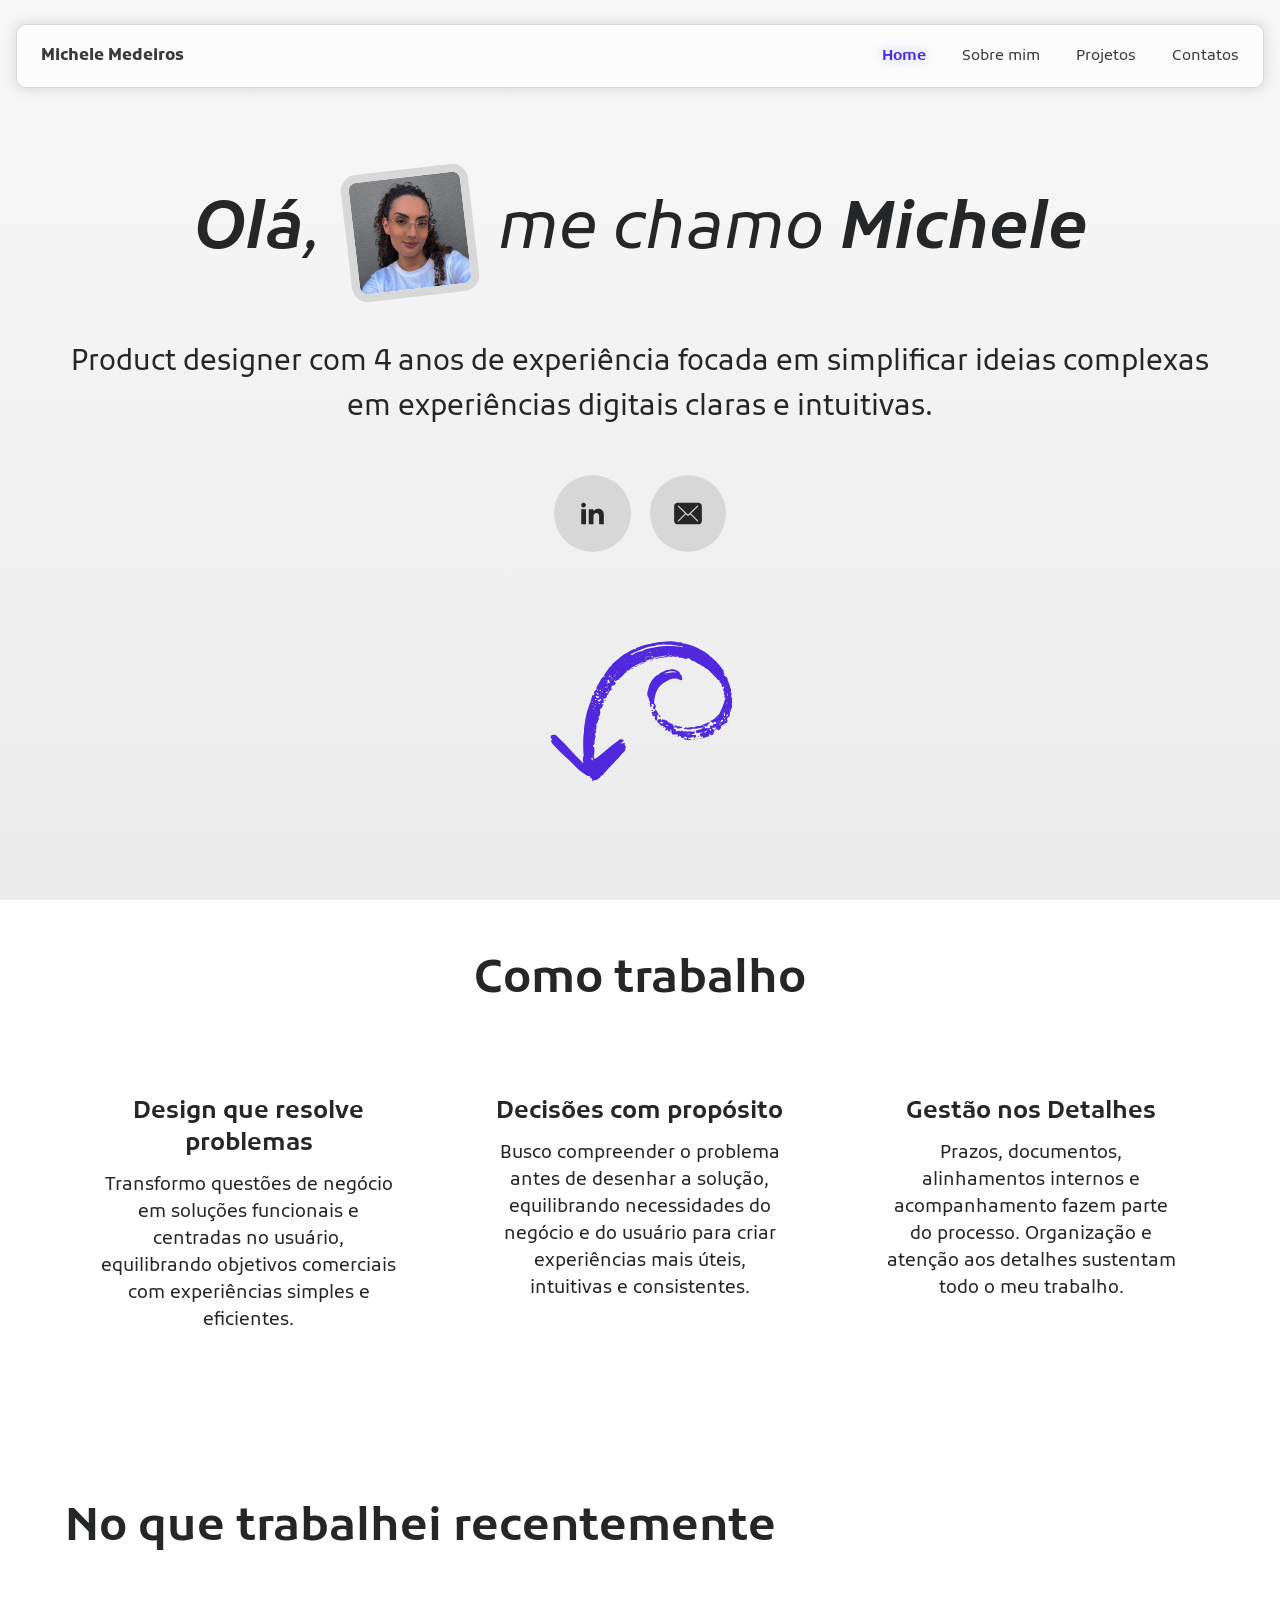
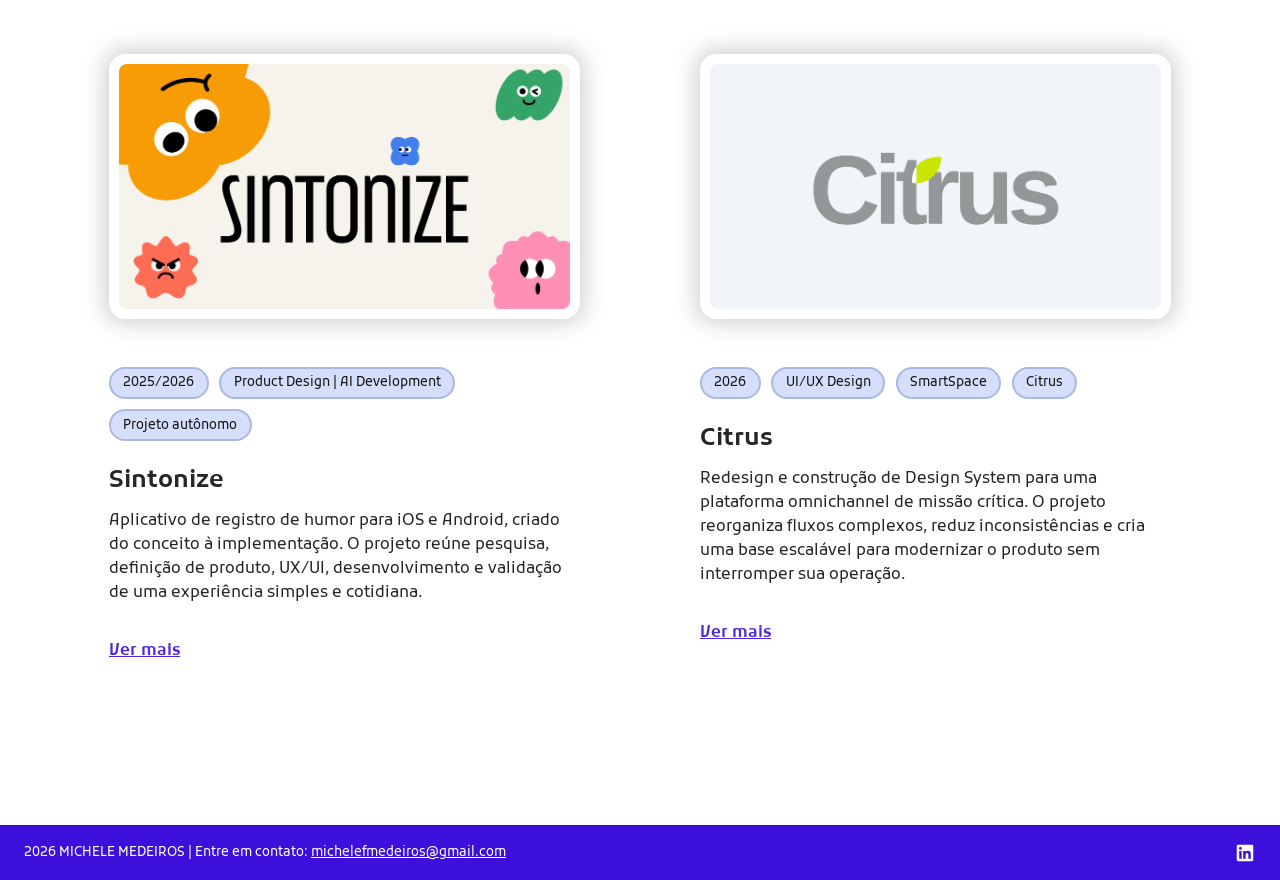
<file: index.html>
<!doctype html>
<html lang="pt-BR">
<head>
  <meta charset="UTF-8">
  <meta name="viewport" content="width=device-width, initial-scale=1.0">
  <title>Michele Medeiros — Product Designer</title>
  <meta name="description" content="Portfólio de Michele Medeiros, Product Designer especializada em transformar problemas complexos em experiências digitais claras e intuitivas.">
  <link rel="preconnect" href="https://fonts.googleapis.com">
  <link rel="preconnect" href="https://fonts.gstatic.com" crossorigin>
  <link href="https://fonts.googleapis.com/css2?family=Kufam:ital,wght@0,400;0,500;0,600;0,700;1,400;1,600&display=swap" rel="stylesheet">
  <link rel="stylesheet" href="css/style.css?v=27">
  <link rel="stylesheet" href="css/home.css?v=4">
</head>
<body>

  <header class="navbar-wrap">
    <nav class="navbar container" aria-label="Navegação principal">
      <a href="index.html" class="navbar__brand">Michele Medeiros</a>
      <button class="navbar__toggle" id="navToggle" aria-label="Abrir menu" aria-expanded="false" aria-controls="navLinks">
        <span></span><span></span><span></span>
      </button>
      <div class="navbar__links" id="navLinks">
        <a href="index.html" class="is-active">Home</a>
        <a href="sobre-mim.html">Sobre mim</a>
        <a href="projetos.html">Projetos</a>
        <a href="contatos.html">Contatos</a>
      </div>
    </nav>
  </header>

  <main>
    <section class="page-section hero">
      <div class="hero__greeting">
        <span><strong>Olá</strong>,</span>
        <div class="hero__polaroid">
          <img src="assets/images/foto-home.png" alt="Foto de Michele Medeiros">
        </div>
        <span><em>me chamo</em> <strong>Michele</strong></span>
      </div>
      <p class="hero__subtitle">Product designer com 4 anos de experiência focada em simplificar ideias complexas em experiências digitais claras e intuitivas.</p>
      <div class="hero__socials">
        <a href="https://www.linkedin.com/in/michele-franca-medeiros/" target="_blank" rel="noopener"><img src="assets/images/icons/linkedin-fill.svg" alt="LinkedIn"></a>
        <a href="mailto:michelefmedeiros@gmail.com?subject=Contato%20via%20portf%C3%B3lio"><img src="assets/images/icons/email.svg" alt="E-mail"></a>
      </div>
      <div class="hero__arrow">
        <img src="assets/images/icons/arrow-swirl.svg" alt="">
      </div>
    </section>

    <section class="page-section how-i-work">
      <h2 class="section-title">Como trabalho</h2>
      <div class="how-i-work__grid">
        <div class="how-i-work__card">
          <h3>Design que resolve problemas</h3>
          <p>Transformo questões de negócio em soluções funcionais e centradas no usuário, equilibrando objetivos comerciais com experiências simples e eficientes.</p>
        </div>
        <div class="how-i-work__card">
          <h3>Decisões com propósito</h3>
          <p>Busco compreender o problema antes de desenhar a solução, equilibrando necessidades do negócio e do usuário para criar experiências mais úteis, intuitivas e consistentes.</p>
        </div>
        <div class="how-i-work__card">
          <h3>Gestão nos Detalhes</h3>
          <p>Prazos, documentos, alinhamentos internos e acompanhamento fazem parte do processo. Organização e atenção aos detalhes sustentam todo o meu trabalho.</p>
        </div>
      </div>
    </section>

    <section class="page-section recent-work" id="projetos">
      <h2 class="section-title section-title--recent">No que trabalhei recentemente</h2>
      <div class="recent-work__grid">
        <article class="project-card">
          <div class="project-card__thumb-wrap">
            <div class="project-card__thumb">
              <img src="assets/images/projects/sintonize.png" alt="Mockup do projeto Sintonize">
            </div>
          </div>
          <div class="project-card__body">
            <div class="project-card__tags">
              <span class="badge">2025/2026</span>
              <span class="badge">Product Design | AI Development</span>
              <span class="badge">Projeto autônomo</span>
            </div>
            <h3 class="project-card__title">Sintonize</h3>
            <p class="project-card__desc">Aplicativo de registro de humor para iOS e Android, criado do conceito à implementação. O projeto reúne pesquisa, definição de produto, UX/UI, desenvolvimento e validação de uma experiência simples e cotidiana.</p>
          </div>
          <div class="project-card__link">
            <a href="projetos/sintonize.html" class="link-arrow">Ver mais</a>
          </div>
        </article>

        <article class="project-card">
          <div class="project-card__thumb-wrap">
            <div class="project-card__thumb">
              <img src="assets/images/projects/Citrus.png" alt="Mockup do projeto Citrus">
            </div>
          </div>
          <div class="project-card__body">
            <div class="project-card__tags">
              <span class="badge">2026</span>
              <span class="badge">UI/UX Design</span>
              <span class="badge">SmartSpace</span>
              <span class="badge">Citrus</span>
            </div>
            <h3 class="project-card__title">Citrus</h3>
            <p class="project-card__desc">Redesign e construção de Design System para uma plataforma omnichannel de missão crítica. O projeto reorganiza fluxos complexos, reduz inconsistências e cria uma base escalável para modernizar o produto sem interromper sua operação.</p>
          </div>
          <div class="project-card__link">
            <a href="documentacao-citrus.html" class="link-arrow">Ver mais</a>
          </div>
        </article>
      </div>
    </section>
  </main>

  <footer class="site-footer" id="contato">
    <div class="site-footer__inner">
      <p class="site-footer__text">2026 MICHELE MEDEIROS | Entre em contato: <a href="mailto:michelefmedeiros@gmail.com">michelefmedeiros@gmail.com</a></p>
      <a href="https://www.linkedin.com/in/michele-franca-medeiros/" target="_blank" rel="noopener"><img class="site-footer__icon" src="assets/images/icons/linkedin-box-fill.svg" alt="LinkedIn"></a>
    </div>
  </footer>

  <script src="js/main.js"></script>
</body>
</html>
</file>
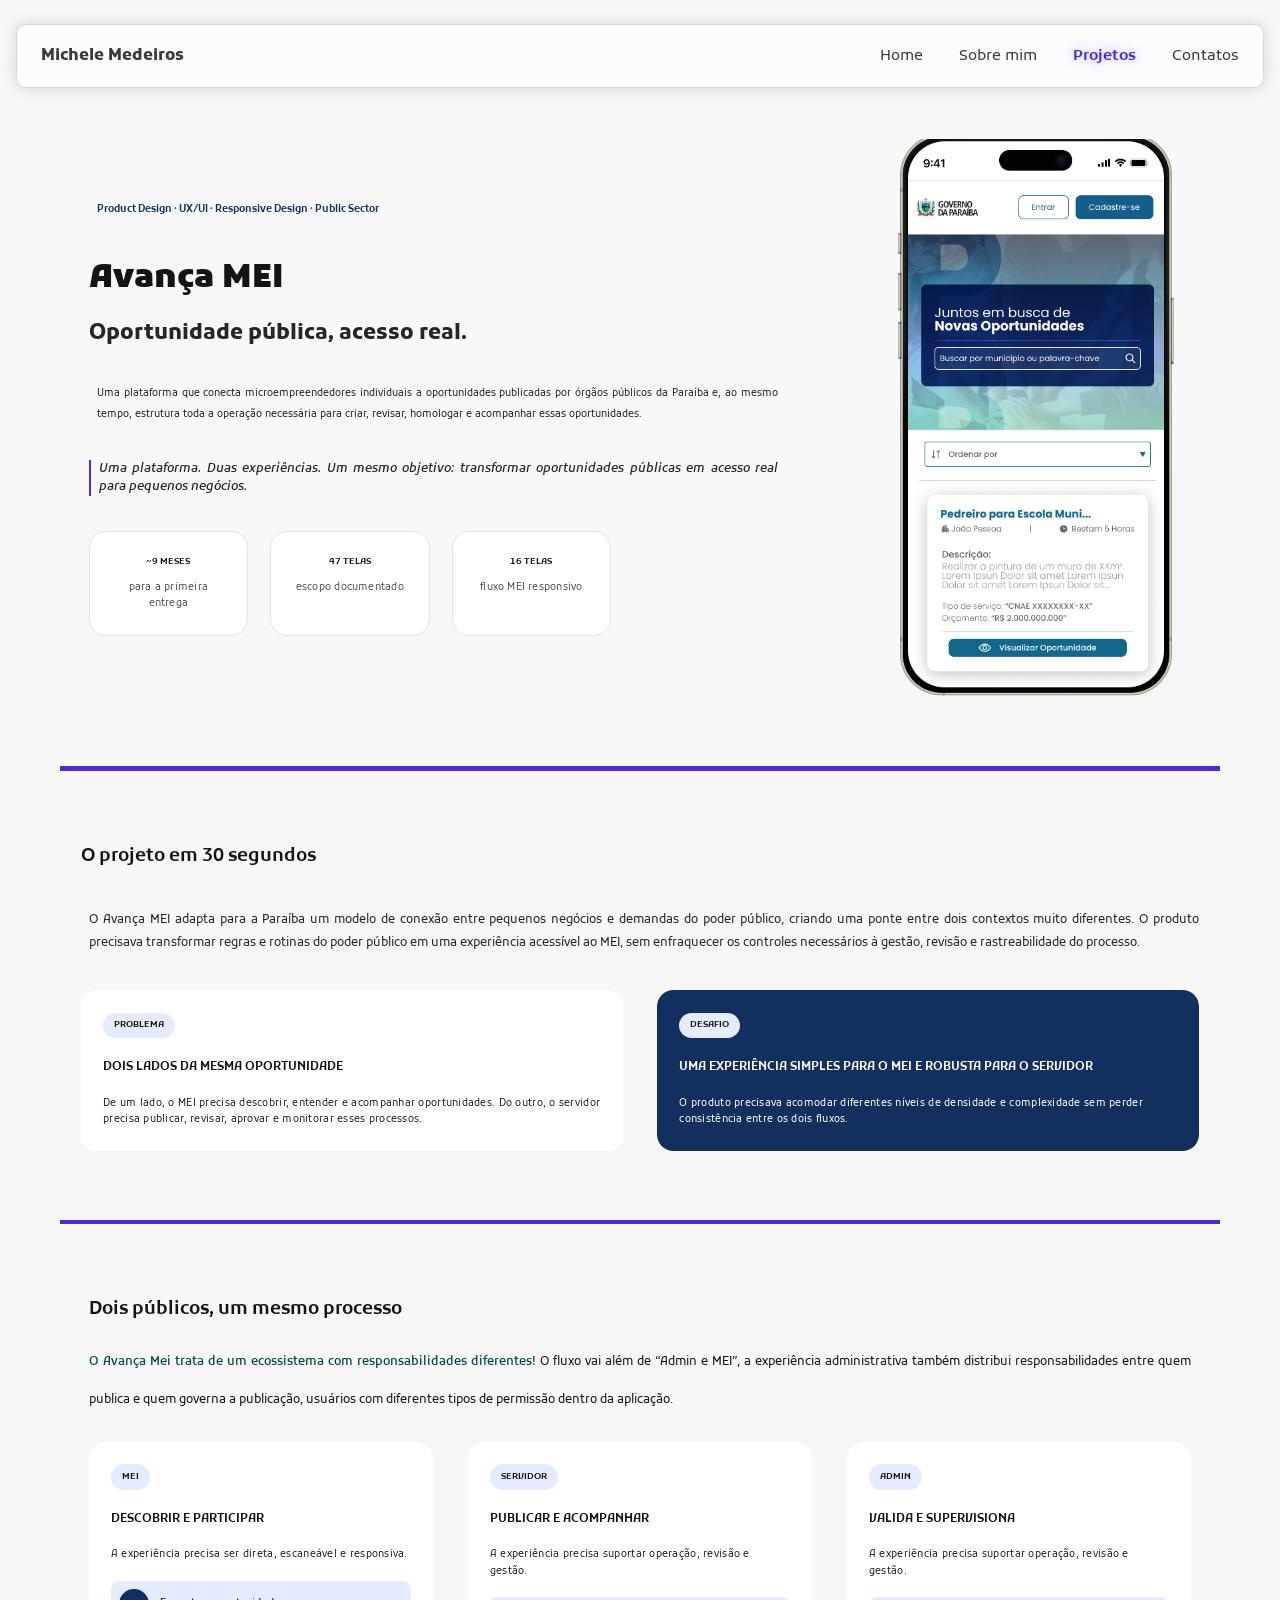
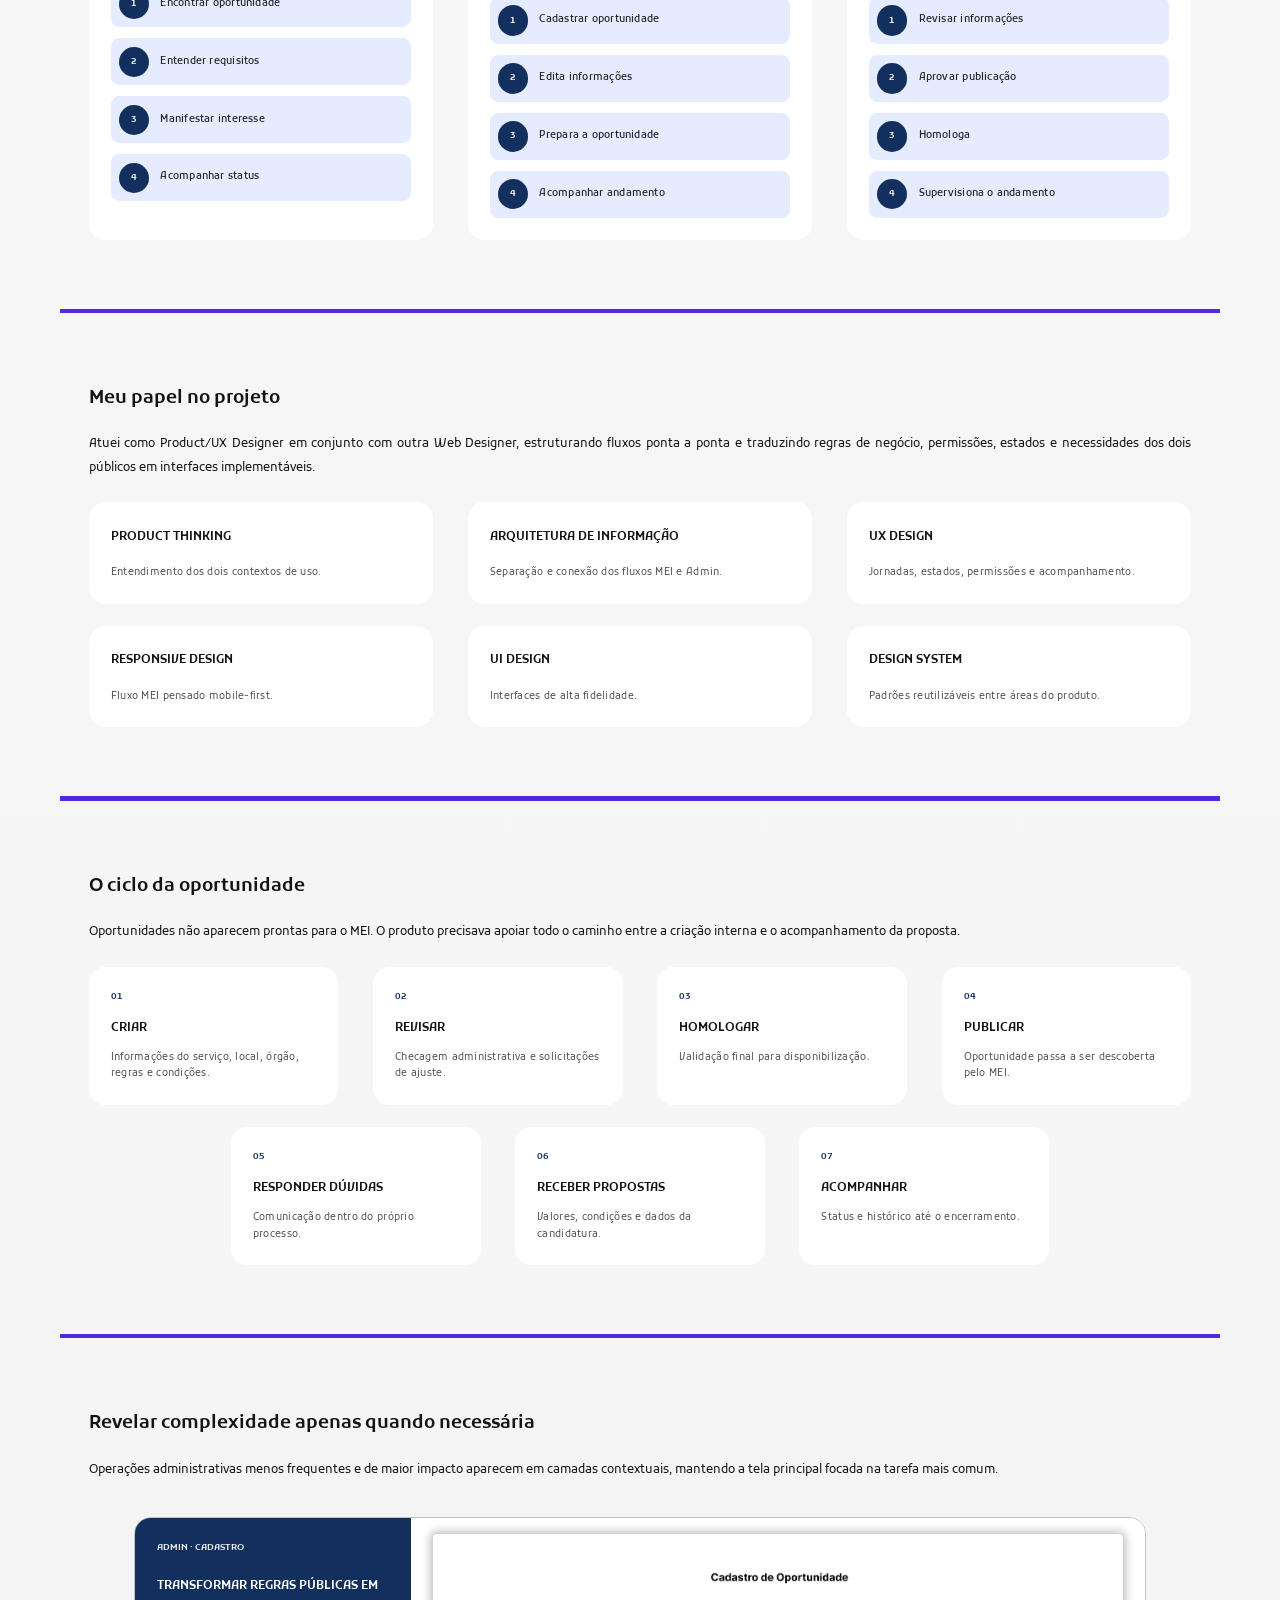
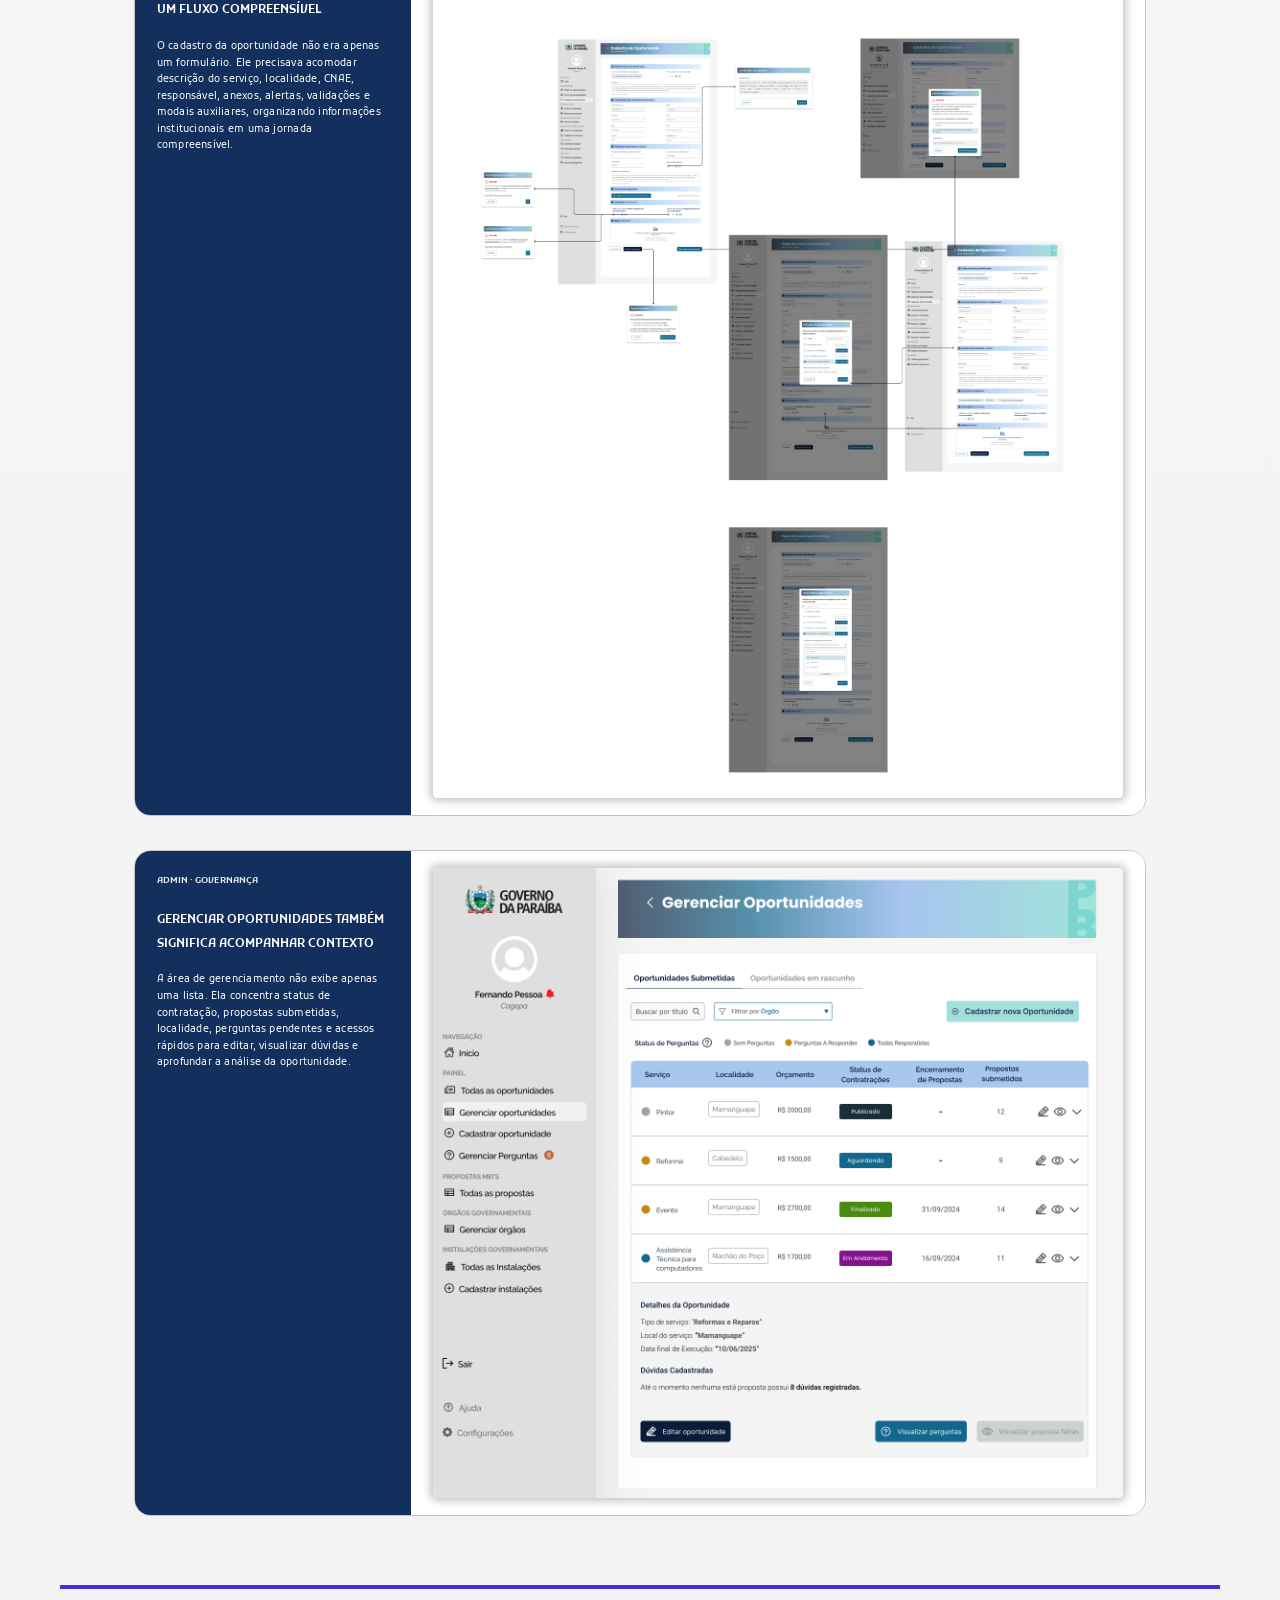
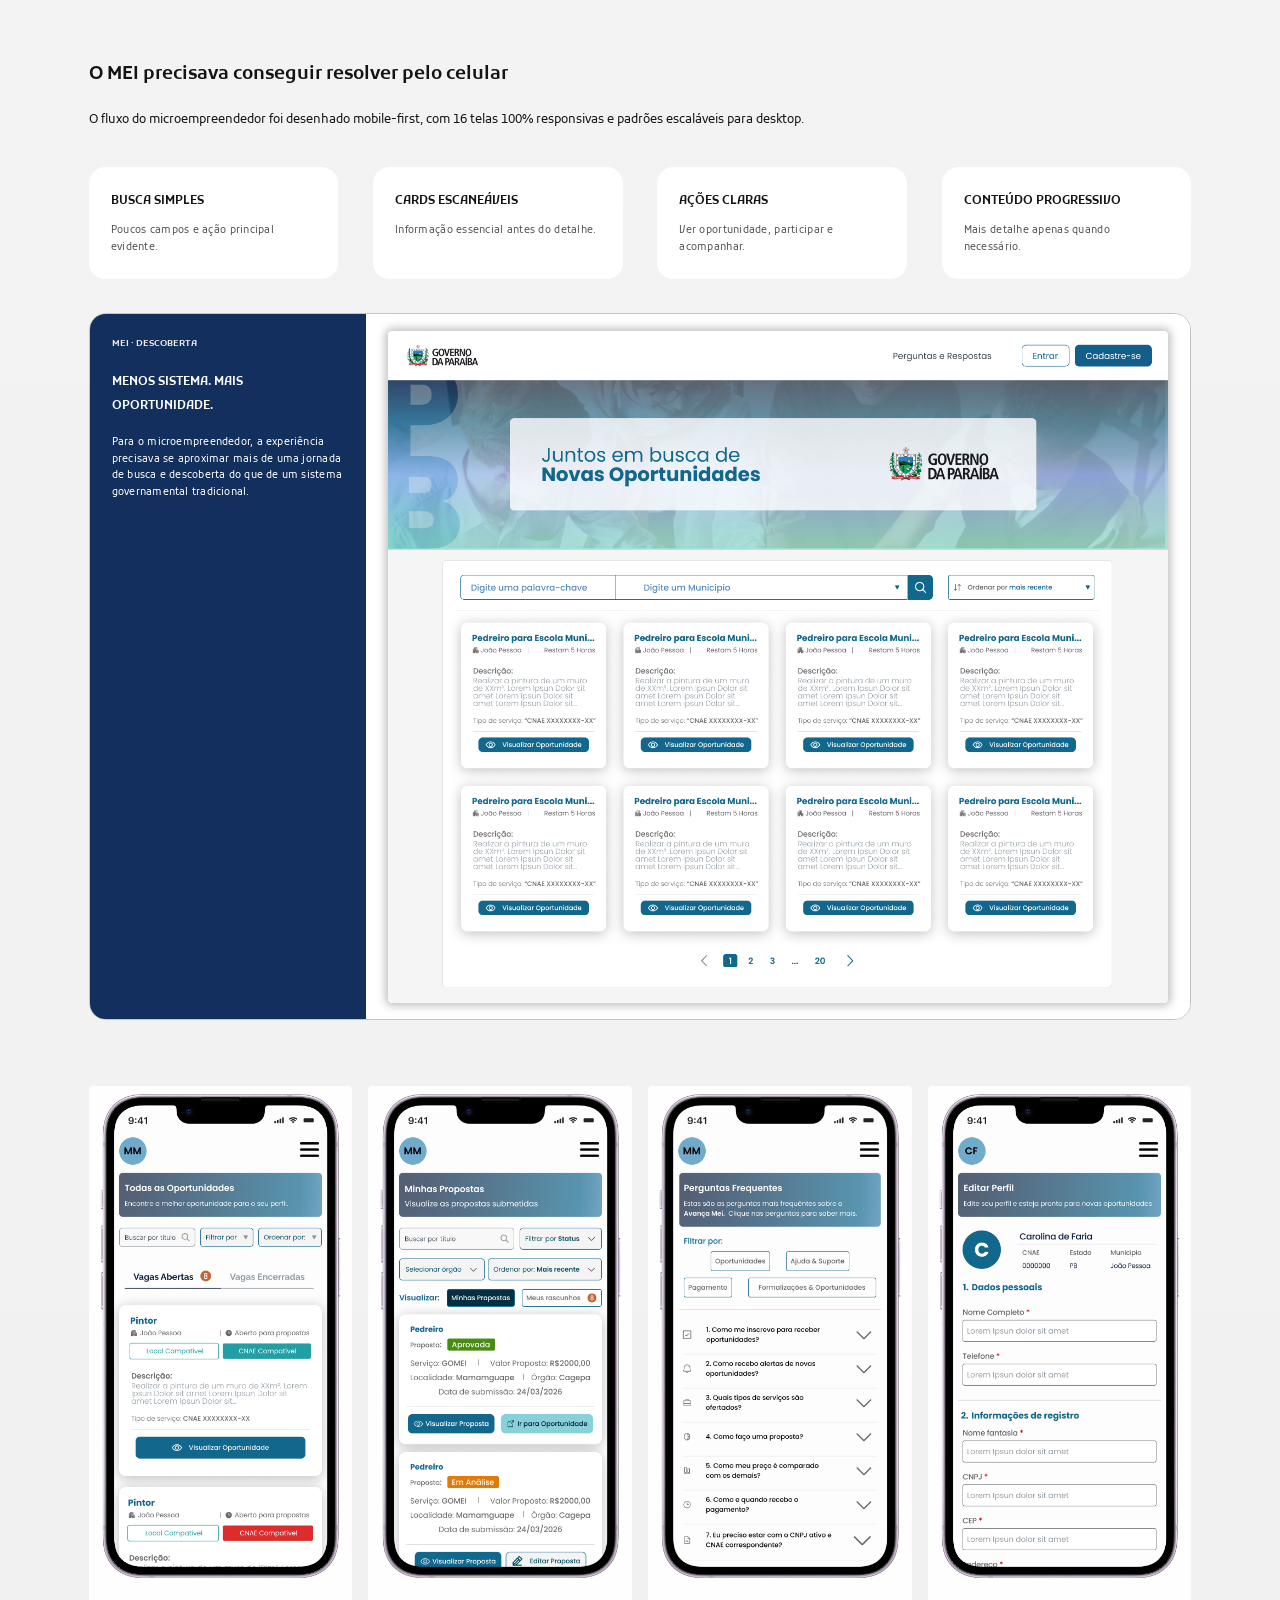
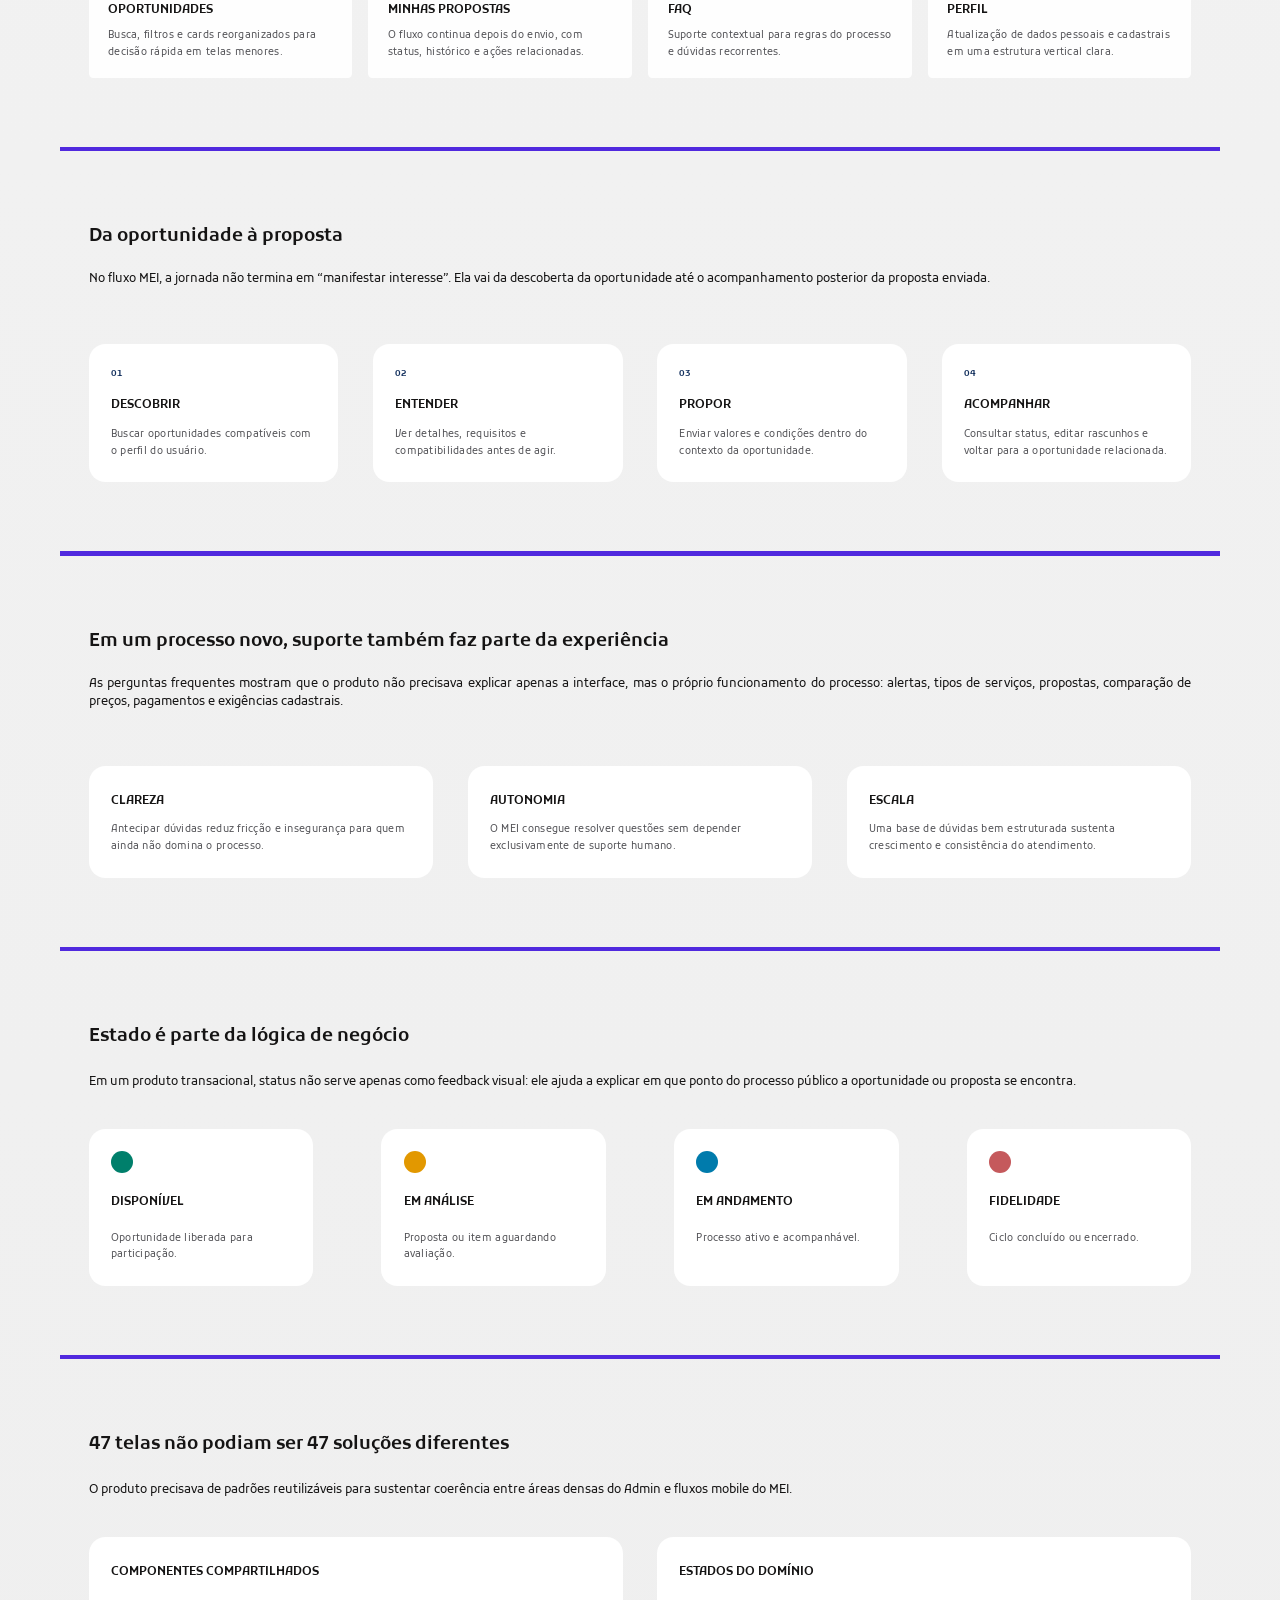
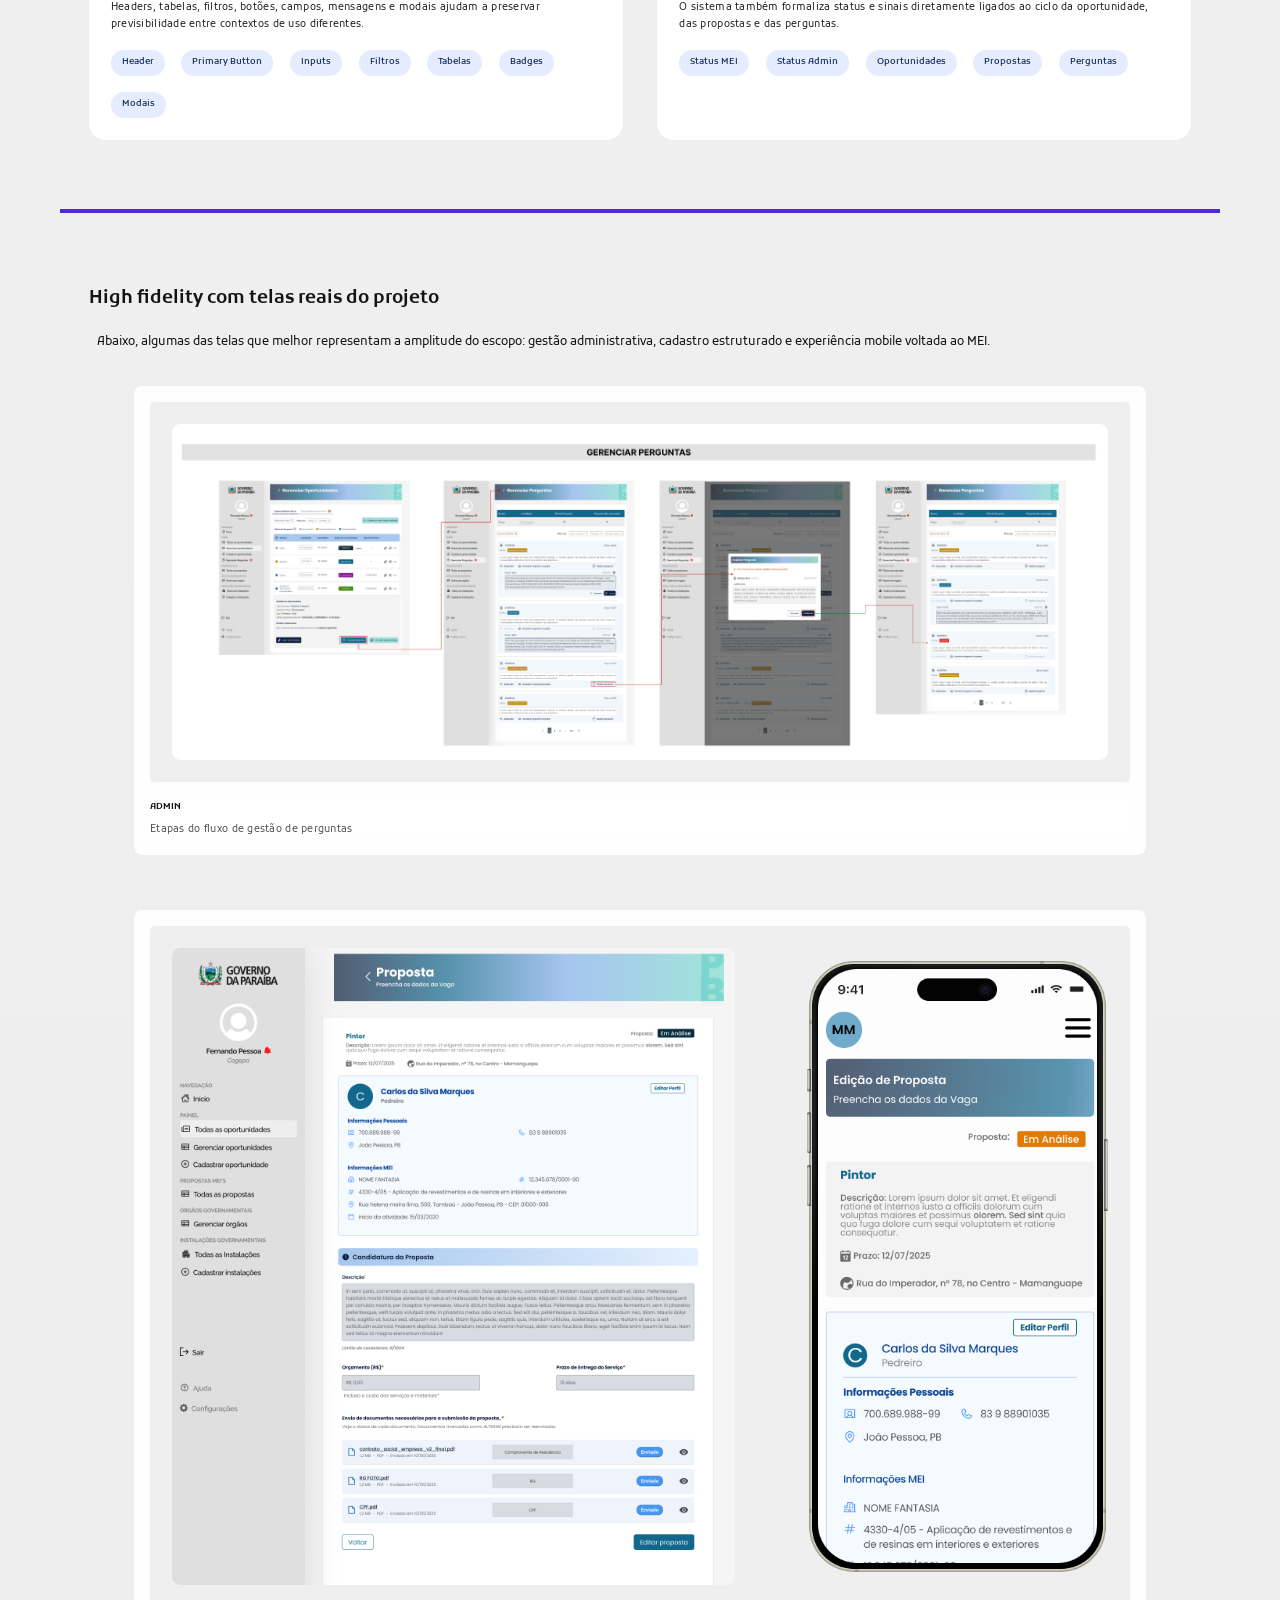
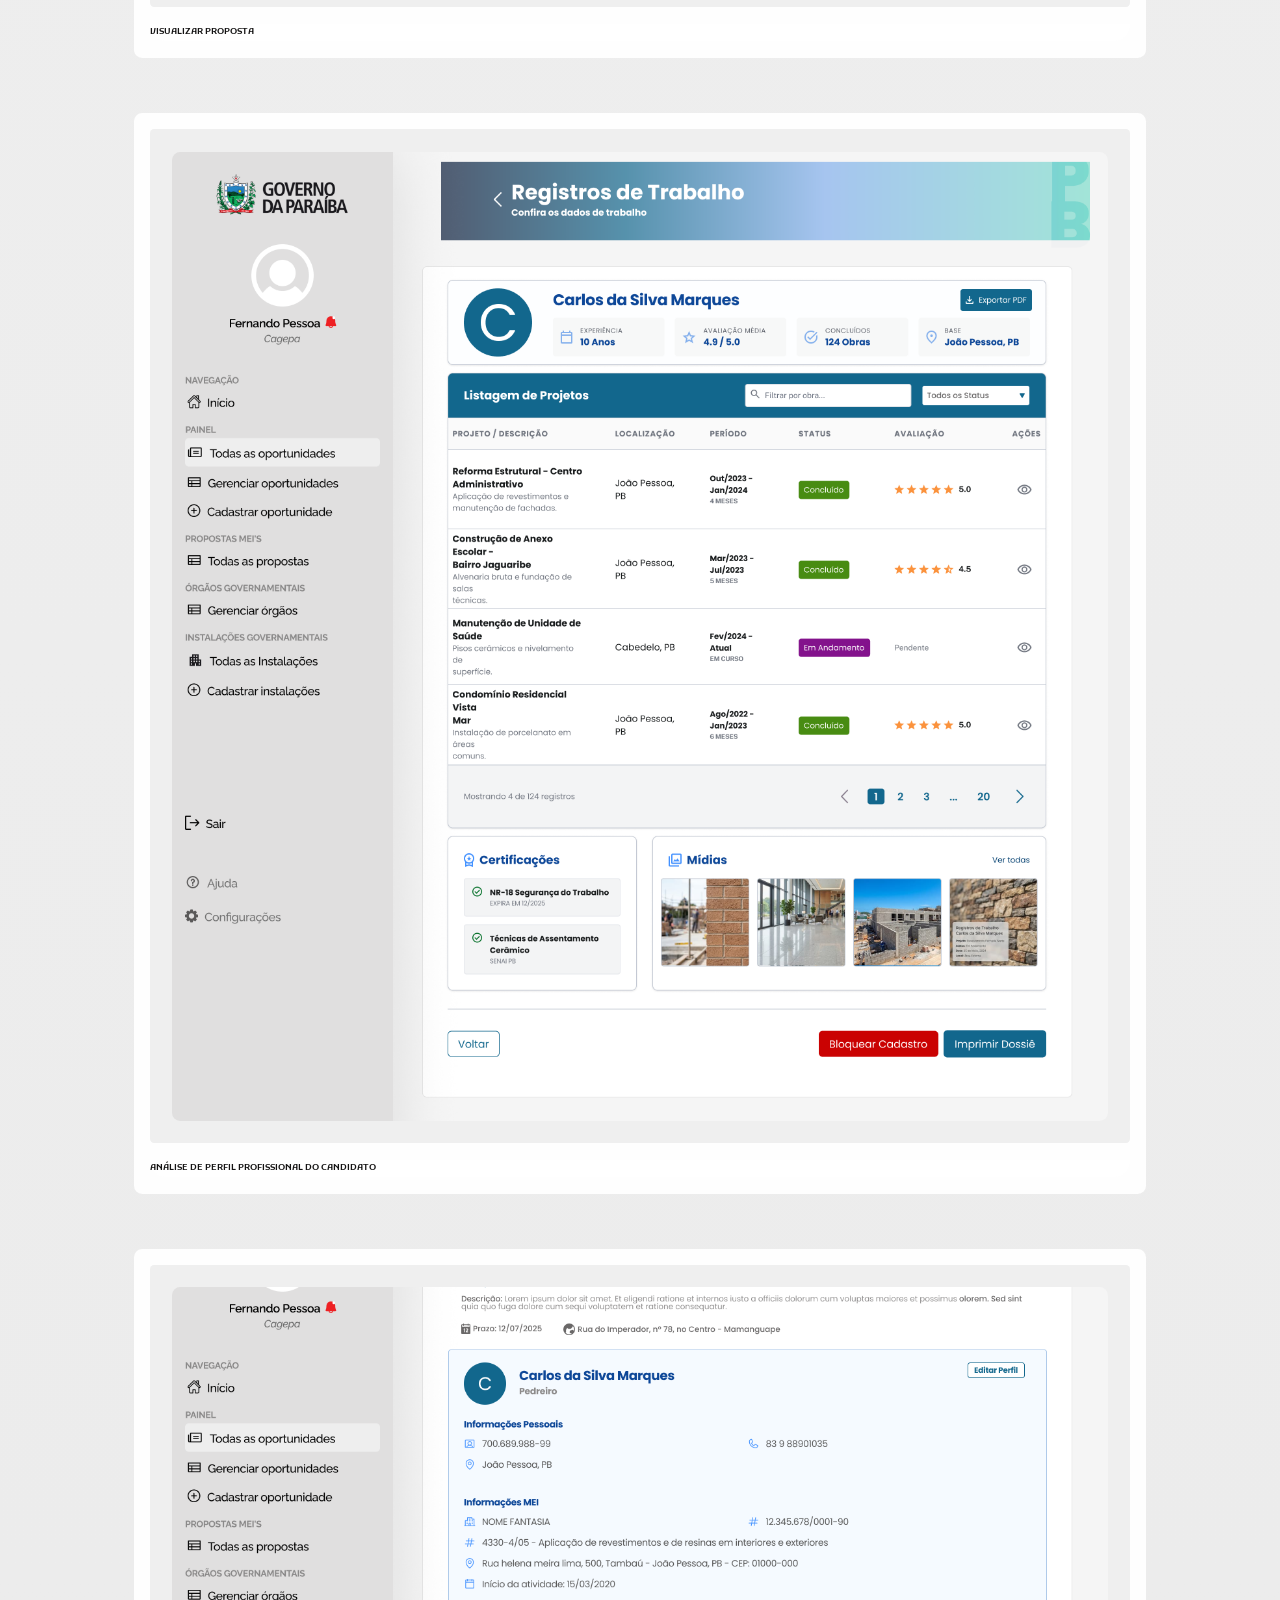
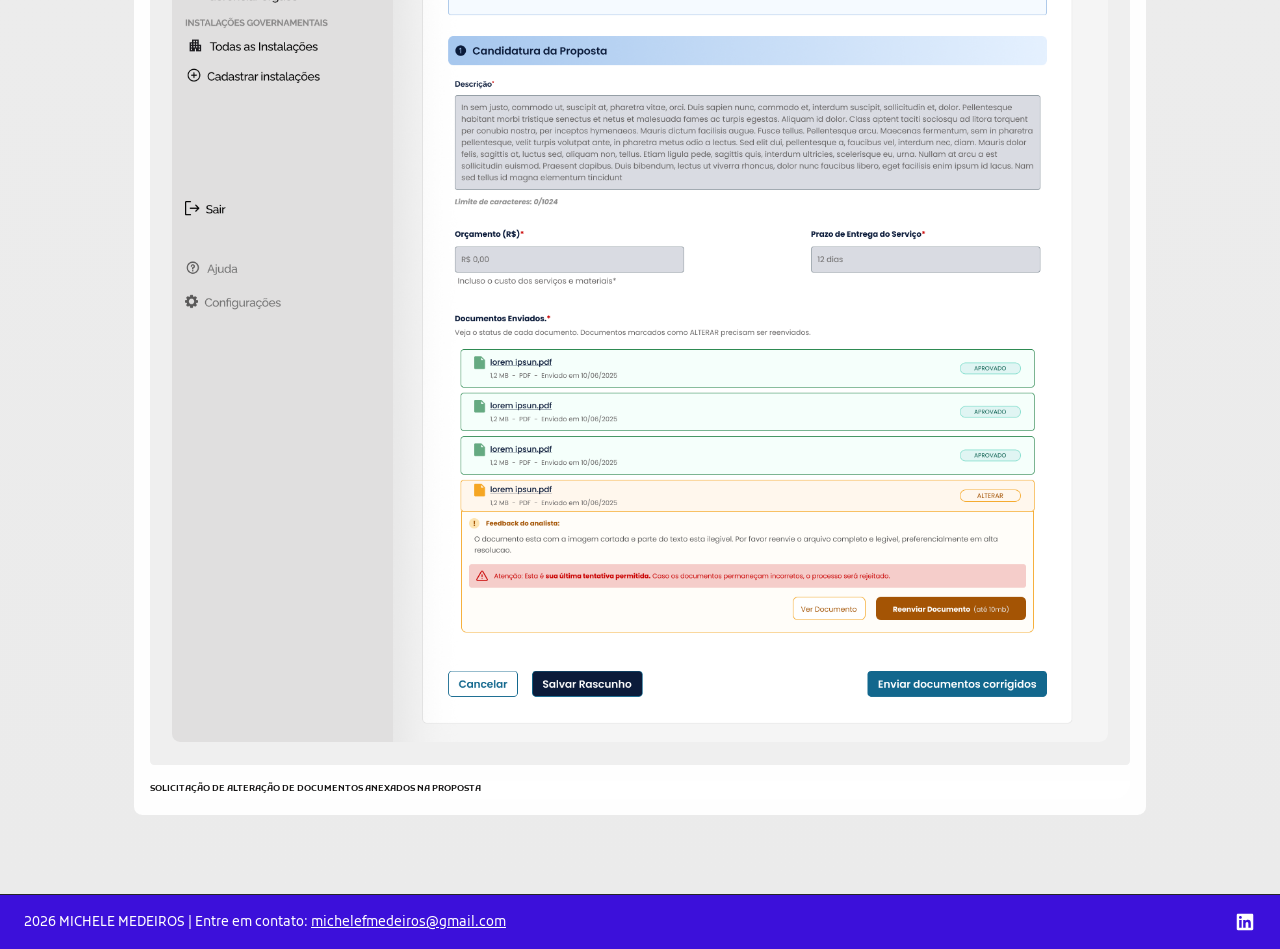
<file: avanca-mei.html>
<!doctype html>
<html lang="pt-BR">
<head>
  <meta charset="UTF-8">
  <meta name="viewport" content="width=device-width, initial-scale=1.0">
  <title>Documentação Avança MEI — Michele Medeiros</title>
  <meta name="description" content="Documentação do case Avança MEI: plataforma que conecta microempreendedores a oportunidades públicas da Paraíba.">
  <link rel="preconnect" href="https://fonts.googleapis.com">
  <link rel="preconnect" href="https://fonts.gstatic.com" crossorigin>
  <link href="https://fonts.googleapis.com/css2?family=Kufam:ital,wght@0,400;0,500;0,600;0,700;0,800;0,900;1,400;1,500;1,600&family=Inter:wght@700&display=swap" rel="stylesheet">
  <link rel="stylesheet" href="css/style.css?v=27">
  <link rel="stylesheet" href="css/avanca-mei.css?v=60">
</head>
<body>

  <!-- Cabeçalho compartilhado -->
  <header class="navbar-wrap">
    <nav class="navbar container" aria-label="Navegação principal">
      <a href="index.html" class="navbar__brand">Michele Medeiros</a>
      <button class="navbar__toggle" id="navToggle" aria-label="Abrir menu" aria-expanded="false" aria-controls="navLinks">
        <span></span><span></span><span></span>
      </button>
      <div class="navbar__links" id="navLinks">
        <a href="index.html">Home</a>
        <a href="sobre-mim.html">Sobre mim</a>
        <a href="projetos.html" class="is-active">Projetos</a>
        <a href="contatos.html">Contatos</a>
      </div>
    </nav>
  </header>

  <div class="avanca-doc">

    <!-- Seção 1: Apresentação -->
    <section class="avanca-hero">
      <div class="avanca-hero__info">
        <p class="avanca-hero__tags">Product Design · UX/UI · Responsive Design · Public Sector</p>

        <div class="avanca-hero__title">
          <h1 class="avanca-hero__name">Avança MEI</h1>
          <p class="avanca-hero__subtitle">Oportunidade pública, acesso real.</p>
        </div>

        <p class="avanca-hero__text">Uma plataforma que conecta microempreendedores individuais a oportunidades publicadas por órgãos públicos da Paraíba e, ao mesmo tempo, estrutura toda a operação necessária para criar, revisar, homologar e acompanhar essas oportunidades.</p>

        <blockquote class="avanca-hero__quote">Uma plataforma. Duas experiências. Um mesmo objetivo: transformar oportunidades públicas em acesso real para pequenos negócios.</blockquote>

        <div class="avanca-hero__cards">
          <div class="avanca-hero__card">
            <p class="avanca-hero__card-label">~9 meses</p>
            <p class="avanca-hero__card-text">para a primeira entrega</p>
          </div>
          <div class="avanca-hero__card">
            <p class="avanca-hero__card-label">47 TELAS</p>
            <p class="avanca-hero__card-text">escopo documentado</p>
          </div>
          <div class="avanca-hero__card">
            <p class="avanca-hero__card-label">16 TELAS</p>
            <p class="avanca-hero__card-text">fluxo MEI responsivo</p>
          </div>
        </div>
      </div>

      <div class="avanca-hero__media">
        <img class="avanca-hero__screen" src="assets/images/avanca-mei/hero-entrar.png" alt="Tela inicial do Avança MEI">
      </div>
    </section>

    <div class="avanca-divider"></div>

    <!-- Seção 2: O projeto em 30 segundos -->
    <section class="avanca-section">
      <h2 class="avanca-section__title">O projeto em 30 segundos</h2>
      <p class="avanca-section__lead">O Avança MEI adapta para a Paraíba um modelo de conexão entre pequenos negócios e demandas do poder público, criando uma ponte entre dois contextos muito diferentes. O produto precisava transformar regras e rotinas do poder público em uma experiência acessível ao MEI, sem enfraquecer os controles necessários à gestão, revisão e rastreabilidade do processo.</p>

      <div class="avanca-cards">
        <article class="avanca-card">
          <span class="avanca-card__tag">Problema</span>
          <h3 class="avanca-card__title">Dois lados da mesma oportunidade</h3>
          <p class="avanca-card__text">De um lado, o MEI precisa descobrir, entender e acompanhar oportunidades. Do outro, o servidor precisa publicar, revisar, aprovar e monitorar esses processos.</p>
        </article>
        <article class="avanca-card avanca-card--dark">
          <span class="avanca-card__tag">Desafio</span>
          <h3 class="avanca-card__title">Uma experiência simples para o MEI e robusta para o servidor</h3>
          <p class="avanca-card__text">O produto precisava acomodar diferentes níveis de densidade e complexidade sem perder consistência entre os dois fluxos.</p>
        </article>
      </div>
    </section>

    <div class="avanca-divider"></div>

    <!-- Seção 3: Dois públicos, um mesmo processo -->
    <section class="avanca-section avanca-section--publics">
      <div class="avanca-publics__intro">
        <h2 class="avanca-section__title">Dois públicos, um mesmo processo</h2>
        <p class="avanca-publics__lead">
          <span class="avanca-publics__lead-strong">O Avança Mei trata de um ecossistema com responsabilidades diferentes! </span><span class="avanca-publics__lead-text">O fluxo vai além de “Admin e MEI”, a experiência administrativa também distribui responsabilidades entre quem publica e quem governa a publicação, usuários com diferentes tipos de permissão dentro da aplicação.</span>
        </p>
      </div>

      <div class="avanca-cards">
        <article class="avanca-card">
          <span class="avanca-card__tag">MEI</span>
          <h3 class="avanca-card__title">Descobrir e participar</h3>
          <p class="avanca-card__text">A experiência precisa ser direta, escaneável e responsiva.</p>
          <div class="avanca-steps">
            <div class="avanca-step"><span class="avanca-step__num">1</span><span class="avanca-step__text">Encontrar oportunidade</span></div>
            <div class="avanca-step"><span class="avanca-step__num">2</span><span class="avanca-step__text">Entender requisitos</span></div>
            <div class="avanca-step"><span class="avanca-step__num">3</span><span class="avanca-step__text">Manifestar interesse</span></div>
            <div class="avanca-step"><span class="avanca-step__num">4</span><span class="avanca-step__text">Acompanhar status</span></div>
          </div>
        </article>
        <article class="avanca-card">
          <span class="avanca-card__tag">SERVIDOR</span>
          <h3 class="avanca-card__title">Publicar e acompanhar</h3>
          <p class="avanca-card__text">A experiência precisa suportar operação, revisão e gestão.</p>
          <div class="avanca-steps">
            <div class="avanca-step"><span class="avanca-step__num">1</span><span class="avanca-step__text">Cadastrar oportunidade</span></div>
            <div class="avanca-step"><span class="avanca-step__num">2</span><span class="avanca-step__text">Edita informações</span></div>
            <div class="avanca-step"><span class="avanca-step__num">3</span><span class="avanca-step__text">Prepara a oportunidade</span></div>
            <div class="avanca-step"><span class="avanca-step__num">4</span><span class="avanca-step__text">Acompanhar andamento</span></div>
          </div>
        </article>
        <article class="avanca-card">
          <span class="avanca-card__tag">ADMIN</span>
          <h3 class="avanca-card__title">valida e supervisiona</h3>
          <p class="avanca-card__text">A experiência precisa suportar operação, revisão e gestão.</p>
          <div class="avanca-steps">
            <div class="avanca-step"><span class="avanca-step__num">1</span><span class="avanca-step__text">Revisar informações</span></div>
            <div class="avanca-step"><span class="avanca-step__num">2</span><span class="avanca-step__text">Aprovar publicação</span></div>
            <div class="avanca-step"><span class="avanca-step__num">3</span><span class="avanca-step__text">Homologa</span></div>
            <div class="avanca-step"><span class="avanca-step__num">4</span><span class="avanca-step__text">Supervisiona o andamento</span></div>
          </div>
        </article>
      </div>
    </section>

    <div class="avanca-divider"></div>

    <!-- Seção 4: Meu papel no projeto -->
    <section class="avanca-section avanca-section--role">
      <div class="avanca-role__intro">
        <h2 class="avanca-section__title">Meu papel no projeto</h2>
        <p class="avanca-role__lead">Atuei como Product/UX Designer em conjunto com outra Web Designer, estruturando fluxos ponta a ponta e traduzindo regras de negócio, permissões, estados e necessidades dos dois públicos em interfaces implementáveis.</p>
      </div>

      <div class="avanca-role__grid">
        <div class="avanca-role__row">
          <article class="avanca-card">
            <h3 class="avanca-card__title avanca-card__title--sm">Product thinking</h3>
            <p class="avanca-card__text avanca-card__text--muted">Entendimento dos dois contextos de uso.</p>
          </article>
          <article class="avanca-card">
            <h3 class="avanca-card__title avanca-card__title--sm">Arquitetura de informação</h3>
            <p class="avanca-card__text avanca-card__text--muted">Separação e conexão dos fluxos MEI e Admin.</p>
          </article>
          <article class="avanca-card">
            <h3 class="avanca-card__title avanca-card__title--sm">UX Design</h3>
            <p class="avanca-card__text avanca-card__text--muted">Jornadas, estados, permissões e acompanhamento.</p>
          </article>
        </div>
        <div class="avanca-role__row">
          <article class="avanca-card">
            <h3 class="avanca-card__title avanca-card__title--sm">Responsive Design</h3>
            <p class="avanca-card__text avanca-card__text--muted">Fluxo MEI pensado mobile-first.</p>
          </article>
          <article class="avanca-card">
            <h3 class="avanca-card__title avanca-card__title--sm">UI Design</h3>
            <p class="avanca-card__text avanca-card__text--muted">Interfaces de alta fidelidade.</p>
          </article>
          <article class="avanca-card">
            <h3 class="avanca-card__title avanca-card__title--sm">Design System</h3>
            <p class="avanca-card__text avanca-card__text--muted">Padrões reutilizáveis entre áreas do produto.</p>
          </article>
        </div>
      </div>
    </section>

    <div class="avanca-divider"></div>

    <!-- Seção 5: O ciclo da oportunidade -->
    <section class="avanca-section avanca-section--cycle">
      <div class="avanca-role__intro">
        <h2 class="avanca-section__title">O ciclo da oportunidade</h2>
        <p class="avanca-role__lead">Oportunidades não aparecem prontas para o MEI. O produto precisava apoiar todo o caminho entre a criação interna e o acompanhamento da proposta.</p>
      </div>

      <div class="avanca-cycle">
        <div class="avanca-role__row">
          <article class="avanca-card avanca-card--compact">
            <span class="avanca-card__num">01</span>
            <h3 class="avanca-card__title avanca-card__title--sm">Criar</h3>
            <p class="avanca-card__text avanca-card__text--muted">Informações do serviço, local, órgão, regras e condições.</p>
          </article>
          <article class="avanca-card avanca-card--compact">
            <span class="avanca-card__num">02</span>
            <h3 class="avanca-card__title avanca-card__title--sm">Revisar</h3>
            <p class="avanca-card__text avanca-card__text--muted">Checagem administrativa e solicitações de ajuste.</p>
          </article>
          <article class="avanca-card avanca-card--compact">
            <span class="avanca-card__num">03</span>
            <h3 class="avanca-card__title avanca-card__title--sm">homologar</h3>
            <p class="avanca-card__text avanca-card__text--muted">Validação final para disponibilização.</p>
          </article>
          <article class="avanca-card avanca-card--compact">
            <span class="avanca-card__num">04</span>
            <h3 class="avanca-card__title avanca-card__title--sm">publicar</h3>
            <p class="avanca-card__text avanca-card__text--muted">Oportunidade passa a ser descoberta pelo MEI.</p>
          </article>
        </div>
        <div class="avanca-role__row avanca-cycle__row--short">
          <article class="avanca-card avanca-card--compact">
            <span class="avanca-card__num">05</span>
            <h3 class="avanca-card__title avanca-card__title--sm">RESPONDER DÚVIDAS</h3>
            <p class="avanca-card__text avanca-card__text--muted">Comunicação dentro do próprio processo.</p>
          </article>
          <article class="avanca-card avanca-card--compact">
            <span class="avanca-card__num">06</span>
            <h3 class="avanca-card__title avanca-card__title--sm">RECEBER PROPOSTAS</h3>
            <p class="avanca-card__text avanca-card__text--muted">Valores, condições e dados da candidatura.</p>
          </article>
          <article class="avanca-card avanca-card--compact">
            <span class="avanca-card__num">07</span>
            <h3 class="avanca-card__title avanca-card__title--sm">ACOMPANHAR</h3>
            <p class="avanca-card__text avanca-card__text--muted">Status e histórico até o encerramento.</p>
          </article>
        </div>
      </div>
    </section>

    <div class="avanca-divider"></div>

    <!-- Seção 6: Revelar complexidade apenas quando necessária -->
    <section class="avanca-section avanca-section--depth">
      <div class="avanca-role__intro">
        <h2 class="avanca-section__title">Revelar complexidade apenas quando necessária</h2>
        <p class="avanca-role__lead">Operações administrativas menos frequentes e de maior impacto aparecem em camadas contextuais, mantendo a tela principal focada na tarefa mais comum.</p>
      </div>

      <div class="avanca-feature">
        <div class="avanca-feature__row">
          <div class="avanca-feature__panel">
            <p class="avanca-feature__tag">ADMIN · CADASTRO</p>
            <h3 class="avanca-feature__title">Transformar regras públicas em um fluxo compreensível</h3>
            <p class="avanca-feature__text">O cadastro da oportunidade não era apenas um formulário. Ele precisava acomodar descrição do serviço, localidade, CNAE, responsável, anexos, alertas, validações e modais auxiliares, organizando informações institucionais em uma jornada compreensível.</p>
          </div>
          <div class="avanca-feature__media">
            <img src="assets/images/avanca-mei/cadastro-oportunidade-1.png" alt="Tela de cadastro de oportunidade do Avança MEI">
          </div>
        </div>

        <div class="avanca-feature__row">
          <div class="avanca-feature__panel">
            <p class="avanca-feature__tag">ADMIN · GOVERNANÇA</p>
            <h3 class="avanca-feature__title">Gerenciar oportunidades também significa acompanhar contexto</h3>
            <p class="avanca-feature__text">A área de gerenciamento não exibe apenas uma lista. Ela concentra status de contratação, propostas submetidas, localidade, perguntas pendentes e acessos rápidos para editar, visualizar dúvidas e aprofundar a análise da oportunidade.</p>
          </div>
          <div class="avanca-feature__media">
            <img src="assets/images/avanca-mei/gerenciar-oportunidade-1.png" alt="Tela de gerenciamento de oportunidades do Avança MEI">
          </div>
        </div>
      </div>
    </section>

    <div class="avanca-divider"></div>

    <!-- Seção 7: O MEI precisava conseguir resolver pelo celular -->
    <section class="avanca-section avanca-section--mobile-flow">
      <div class="avanca-role__intro">
        <h2 class="avanca-section__title">O MEI precisava conseguir resolver pelo celular</h2>
        <p class="avanca-role__lead">O fluxo do microempreendedor foi desenhado mobile-first, com 16 telas 100% responsivas e padrões escaláveis para desktop.</p>
      </div>

      <div class="avanca-role__row">
        <article class="avanca-card avanca-card--compact">
          <h3 class="avanca-card__title avanca-card__title--sm">Busca simples</h3>
          <p class="avanca-card__text avanca-card__text--muted">Poucos campos e ação principal evidente.</p>
        </article>
        <article class="avanca-card avanca-card--compact">
          <h3 class="avanca-card__title avanca-card__title--sm">Cards escaneáveis</h3>
          <p class="avanca-card__text avanca-card__text--muted">Informação essencial antes do detalhe.</p>
        </article>
        <article class="avanca-card avanca-card--compact">
          <h3 class="avanca-card__title avanca-card__title--sm">Ações claras</h3>
          <p class="avanca-card__text avanca-card__text--muted">Ver oportunidade, participar e acompanhar.</p>
        </article>
        <article class="avanca-card avanca-card--compact">
          <h3 class="avanca-card__title avanca-card__title--sm">Conteúdo progressivo</h3>
          <p class="avanca-card__text avanca-card__text--muted">Mais detalhe apenas quando necessário.</p>
        </article>
      </div>

      <div class="avanca-feature avanca-feature--wide">
        <div class="avanca-feature__row">
          <div class="avanca-feature__panel">
            <p class="avanca-feature__tag">MEI · Descoberta</p>
            <h3 class="avanca-feature__title">Menos sistema. Mais oportunidade.</h3>
            <p class="avanca-feature__text">Para o microempreendedor, a experiência precisava se aproximar mais de uma jornada de busca e descoberta do que de um sistema governamental tradicional.</p>
          </div>
          <div class="avanca-feature__media">
            <img src="assets/images/avanca-mei/tela-inicio-1.png" alt="Tela inicial do MEI no Avança MEI">
          </div>
        </div>
      </div>

      <div class="avanca-phones">
        <article class="avanca-phone">
          <img src="assets/images/avanca-mei/oportunidades-1.png" alt="Tela de oportunidades do Avança MEI">
          <div class="avanca-phone__caption">
            <h3 class="avanca-phone__title">Oportunidades</h3>
            <p class="avanca-phone__text">Busca, filtros e cards reorganizados para decisão rápida em telas menores.</p>
          </div>
        </article>
        <article class="avanca-phone">
          <img src="assets/images/avanca-mei/minhas-propostas-1.png" alt="Tela de minhas propostas do Avança MEI">
          <div class="avanca-phone__caption">
            <h3 class="avanca-phone__title">Minhas propostas</h3>
            <p class="avanca-phone__text">O fluxo continua depois do envio, com status, histórico e ações relacionadas.</p>
          </div>
        </article>
        <article class="avanca-phone">
          <img src="assets/images/avanca-mei/faqs-mobile-1.png" alt="Tela de FAQ do Avança MEI">
          <div class="avanca-phone__caption">
            <h3 class="avanca-phone__title">FAQ</h3>
            <p class="avanca-phone__text">Suporte contextual para regras do processo e dúvidas recorrentes.</p>
          </div>
        </article>
        <article class="avanca-phone">
          <img src="assets/images/avanca-mei/editar-perfil-1.png" alt="Tela de perfil do Avança MEI">
          <div class="avanca-phone__caption">
            <h3 class="avanca-phone__title">Perfil</h3>
            <p class="avanca-phone__text">Atualização de dados pessoais e cadastrais em uma estrutura vertical clara.</p>
          </div>
        </article>
      </div>
    </section>

    <div class="avanca-divider"></div>

    <!-- Seção 8: Da oportunidade à proposta -->
    <section class="avanca-section avanca-section--journey">
      <div class="avanca-role__intro">
        <h2 class="avanca-section__title">Da oportunidade à proposta</h2>
        <p class="avanca-role__lead avanca-role__lead--tight">No fluxo MEI, a jornada não termina em “manifestar interesse”. Ela vai da descoberta da oportunidade até o acompanhamento posterior da proposta enviada.</p>
      </div>

      <div class="avanca-role__row">
        <article class="avanca-card avanca-card--compact">
          <span class="avanca-card__num">01</span>
          <h3 class="avanca-card__title avanca-card__title--sm">Descobrir</h3>
          <p class="avanca-card__text avanca-card__text--muted">Buscar oportunidades compatíveis com o perfil do usuário.</p>
        </article>
        <article class="avanca-card avanca-card--compact">
          <span class="avanca-card__num">02</span>
          <h3 class="avanca-card__title avanca-card__title--sm">Entender</h3>
          <p class="avanca-card__text avanca-card__text--muted">Ver detalhes, requisitos e compatibilidades antes de agir.</p>
        </article>
        <article class="avanca-card avanca-card--compact">
          <span class="avanca-card__num">03</span>
          <h3 class="avanca-card__title avanca-card__title--sm">Propor</h3>
          <p class="avanca-card__text avanca-card__text--muted">Enviar valores e condições dentro do contexto da oportunidade.</p>
        </article>
        <article class="avanca-card avanca-card--compact">
          <span class="avanca-card__num">04</span>
          <h3 class="avanca-card__title avanca-card__title--sm">Acompanhar</h3>
          <p class="avanca-card__text avanca-card__text--muted">Consultar status, editar rascunhos e voltar para a oportunidade relacionada.</p>
        </article>
      </div>
    </section>

    <div class="avanca-divider"></div>

    <!-- Seção 9: Em um processo novo, suporte também faz parte da experiência -->
    <section class="avanca-section avanca-section--support">
      <div class="avanca-role__intro">
        <h2 class="avanca-section__title">Em um processo novo, suporte também faz parte da experiência</h2>
        <p class="avanca-role__lead avanca-role__lead--tight">As perguntas frequentes mostram que o produto não precisava explicar apenas a interface, mas o próprio funcionamento do processo: alertas, tipos de serviços, propostas, comparação de preços, pagamentos e exigências cadastrais.</p>
      </div>

      <div class="avanca-role__row">
        <article class="avanca-card avanca-card--compact">
          <h3 class="avanca-card__title avanca-card__title--sm">Clareza</h3>
          <p class="avanca-card__text avanca-card__text--muted">Antecipar dúvidas reduz fricção e insegurança para quem ainda não domina o processo.</p>
        </article>
        <article class="avanca-card avanca-card--compact">
          <h3 class="avanca-card__title avanca-card__title--sm">Autonomia</h3>
          <p class="avanca-card__text avanca-card__text--muted">O MEI consegue resolver questões sem depender exclusivamente de suporte humano.</p>
        </article>
        <article class="avanca-card avanca-card--compact">
          <h3 class="avanca-card__title avanca-card__title--sm">Escala</h3>
          <p class="avanca-card__text avanca-card__text--muted">Uma base de dúvidas bem estruturada sustenta crescimento e consistência do atendimento.</p>
        </article>
      </div>
    </section>

    <div class="avanca-divider"></div>

    <!-- Seção 10: Estado é parte da lógica de negócio -->
    <section class="avanca-section avanca-section--status">
      <div class="avanca-role__intro">
        <h2 class="avanca-section__title">Estado é parte da lógica de negócio</h2>
        <p class="avanca-role__lead">Em um produto transacional, status não serve apenas como feedback visual: ele ajuda a explicar em que ponto do processo público a oportunidade ou proposta se encontra.</p>
      </div>

      <div class="avanca-status">
        <article class="avanca-card avanca-status__card">
          <img class="avanca-status__icon" src="assets/images/avanca-mei/status-disponivel.svg" alt="">
          <h3 class="avanca-card__title avanca-card__title--sm">Disponível</h3>
          <p class="avanca-card__text avanca-card__text--muted">Oportunidade liberada para participação.</p>
        </article>
        <article class="avanca-card avanca-status__card">
          <img class="avanca-status__icon" src="assets/images/avanca-mei/status-em-analise.svg" alt="">
          <h3 class="avanca-card__title avanca-card__title--sm">Em análise</h3>
          <p class="avanca-card__text avanca-card__text--muted">Proposta ou item aguardando avaliação.</p>
        </article>
        <article class="avanca-card avanca-status__card">
          <img class="avanca-status__icon" src="assets/images/avanca-mei/status-em-andamento.svg" alt="">
          <h3 class="avanca-card__title avanca-card__title--sm">em andamento</h3>
          <p class="avanca-card__text avanca-card__text--muted">Processo ativo e acompanhável.</p>
        </article>
        <article class="avanca-card avanca-status__card">
          <img class="avanca-status__icon" src="assets/images/avanca-mei/status-fidelidade.svg" alt="">
          <h3 class="avanca-card__title avanca-card__title--sm">fidelidade</h3>
          <p class="avanca-card__text avanca-card__text--muted">Ciclo concluído ou encerrado.</p>
        </article>
      </div>
    </section>

    <div class="avanca-divider"></div>

    <!-- Seção 11: 47 telas não podiam ser 47 soluções diferentes -->
    <section class="avanca-section avanca-section--system">
      <div class="avanca-role__intro">
        <h2 class="avanca-section__title">47 telas não podiam ser 47 soluções diferentes</h2>
        <p class="avanca-role__lead">O produto precisava de padrões reutilizáveis para sustentar coerência entre áreas densas do Admin e fluxos mobile do MEI.</p>
      </div>

      <div class="avanca-role__row">
        <article class="avanca-card">
          <h3 class="avanca-card__title">Componentes compartilhados</h3>
          <p class="avanca-card__text avanca-card__text--ink">Headers, tabelas, filtros, botões, campos, mensagens e modais ajudam a preservar previsibilidade entre contextos de uso diferentes.</p>
          <div class="avanca-chips">
            <span class="avanca-chip">Header</span>
            <span class="avanca-chip">Primary Button</span>
            <span class="avanca-chip">Inputs</span>
            <span class="avanca-chip">Filtros</span>
            <span class="avanca-chip">Tabelas</span>
            <span class="avanca-chip">Badges</span>
            <span class="avanca-chip">Modais</span>
          </div>
        </article>
        <article class="avanca-card">
          <h3 class="avanca-card__title">Estados do domínio</h3>
          <p class="avanca-card__text avanca-card__text--ink">O sistema também formaliza status e sinais diretamente ligados ao ciclo da oportunidade, das propostas e das perguntas.</p>
          <div class="avanca-chips">
            <span class="avanca-chip">Status MEI</span>
            <span class="avanca-chip">Status Admin</span>
            <span class="avanca-chip">Oportunidades</span>
            <span class="avanca-chip">Propostas</span>
            <span class="avanca-chip">Perguntas</span>
          </div>
        </article>
      </div>
    </section>

    <div class="avanca-divider"></div>

    <!-- Seção 12: High fidelity com telas reais do projeto -->
    <section class="avanca-section avanca-section--shots">
      <div class="avanca-role__intro">
        <h2 class="avanca-section__title">High fidelity com telas reais do projeto</h2>
        <p class="avanca-shots__lead">Abaixo, algumas das telas que melhor representam a amplitude do escopo: gestão administrativa, cadastro estruturado e experiência mobile voltada ao MEI.</p>
      </div>

      <div class="avanca-shots">
        <article class="avanca-shot">
          <div class="avanca-shot__well">
            <img src="assets/images/avanca-mei/gerenciar-perguntas-1.png" alt="Tela de gerenciamento de perguntas do Avança MEI">
          </div>
          <div class="avanca-shot__caption">
            <h3 class="avanca-shot__tag">Admin</h3>
            <p class="avanca-shot__text">Etapas do fluxo de gestão de perguntas</p>
          </div>
        </article>

        <article class="avanca-shot">
          <div class="avanca-shot__well avanca-shot__well--dual">
            <div class="avanca-shot__frame avanca-shot__frame--desk">
              <img src="assets/images/avanca-mei/visualizar-proposta-1.png" alt="Tela de visualização de proposta no Admin do Avança MEI">
            </div>
            <div class="avanca-shot__frame avanca-shot__frame--mobile">
              <img src="assets/images/avanca-mei/visualizar-proposta-mobile-1.png" alt="Tela de visualização de proposta no MEI do Avança MEI">
            </div>
          </div>
          <div class="avanca-shot__caption">
            <h3 class="avanca-shot__tag">Visualizar proposta</h3>
          </div>
        </article>

        <article class="avanca-shot">
          <div class="avanca-shot__well avanca-shot__well--dual">
            <div class="avanca-shot__frame avanca-shot__frame--desk avanca-shot__frame--wide">
              <img src="assets/images/avanca-mei/registro-de-trabalho-1.png" alt="Tela de análise de perfil profissional do candidato no Avança MEI">
            </div>
          </div>
          <div class="avanca-shot__caption">
            <h3 class="avanca-shot__tag">Análise de perfil profissional do candidato</h3>
          </div>
        </article>

        <article class="avanca-shot">
          <div class="avanca-shot__well avanca-shot__well--dual">
            <div class="avanca-shot__frame avanca-shot__frame--desk avanca-shot__frame--tall">
              <img src="assets/images/avanca-mei/alterar-documento-1.png" alt="Tela de solicitação de alteração de documentos anexados na proposta">
            </div>
          </div>
          <div class="avanca-shot__caption">
            <h3 class="avanca-shot__tag">Solicitação de alteração de documentos anexados na proposta</h3>
          </div>
        </article>
      </div>
    </section>

  </div>

  <!-- Versão tablet (500–999px) -->
  <div class="avanca-tablet">

    <!-- Apresentação -->
    <section class="avanca-tablet__hero">
      <div class="avanca-tablet__hero-row">
        <div class="avanca-tablet__hero-text">
          <p class="avanca-tablet__tags">Product Design · UX/UI · Responsive Design</p>
          <h1 class="avanca-tablet__name">Avança MEI</h1>
          <p class="avanca-tablet__subtitle">Oportunidade pública, acesso real.</p>
          <p class="avanca-tablet__text">Uma plataforma que conecta microempreendedores individuais a oportunidades publicadas por órgãos públicos da Paraíba e, ao mesmo tempo, estrutura toda a operação necessária para criar, revisar, homologar e acompanhar essas oportunidades.</p>
          <blockquote class="avanca-tablet__quote">
            <span class="avanca-tablet__quote-bar"></span>
            <p>Uma plataforma. Duas experiências. Um mesmo objetivo: transformar oportunidades públicas em acesso real para pequenos negócios.</p>
          </blockquote>
        </div>
        <div class="avanca-tablet__media">
          <img src="assets/images/avanca-mei/hero-entrar.png" alt="Tela inicial do Avança MEI">
        </div>
      </div>

      <div class="avanca-tablet__numbers">
        <div class="avanca-tablet__number">
          <p class="avanca-tablet__number-label">~9 MESES</p>
          <p class="avanca-tablet__number-text">para a primeira entrega</p>
        </div>
        <div class="avanca-tablet__number">
          <p class="avanca-tablet__number-label">47 TELAS</p>
          <p class="avanca-tablet__number-text">escopo documentado</p>
        </div>
        <div class="avanca-tablet__number">
          <p class="avanca-tablet__number-label">16 TELAS</p>
          <p class="avanca-tablet__number-text">fluxo MEI responsivo</p>
        </div>
      </div>
    </section>

    <!-- O projeto em 30 segundos -->
    <section class="avanca-tablet__section">
      <span class="avanca-tablet__accent"></span>
      <h2 class="avanca-tablet__title">O projeto em 30 segundos</h2>
      <p class="avanca-tablet__lead">O Avança MEI adapta para a Paraíba um modelo de conexão entre pequenos negócios e demandas do poder público, criando uma ponte entre dois contextos muito diferentes. O produto precisava transformar regras e rotinas do poder público em uma experiência acessível ao MEI, sem enfraquecer os controles necessários à gestão, revisão e rastreabilidade do processo.</p>
      <div class="avanca-tablet__pair">
        <article class="avanca-tablet__card">
          <span class="avanca-tablet__pill">PROBLEMA</span>
          <h3 class="avanca-tablet__card-title">Dois lados da mesma oportunidade</h3>
          <p class="avanca-tablet__card-text">De um lado, o MEI precisa descobrir, entender e acompanhar oportunidades. Do outro, o servidor precisa publicar, revisar, aprovar e monitorar esses processos.</p>
        </article>
        <article class="avanca-tablet__card avanca-tablet__card--dark">
          <span class="avanca-tablet__pill">DESAFIO</span>
          <h3 class="avanca-tablet__card-title avanca-tablet__card-title--light">Uma experiência simples para o MEI e robusta para o servidor</h3>
          <p class="avanca-tablet__card-text avanca-tablet__card-text--light">O produto precisava acomodar diferentes níveis de densidade e complexidade sem perder consistência entre os dois fluxos.</p>
        </article>
      </div>
    </section>

    <!-- Dois públicos, um mesmo processo -->
    <section class="avanca-tablet__section">
      <span class="avanca-tablet__accent"></span>
      <h2 class="avanca-tablet__title">Dois públicos, um mesmo processo</h2>
      <p class="avanca-tablet__lead">O Avança Mei trata de um ecossistema com responsabilidades diferentes! O fluxo vai além de “Admin e MEI”, a experiência administrativa também distribui responsabilidades entre quem publica e quem governa a publicação, usuários com diferentes tipos de permissão dentro da aplicação.</p>

      <article class="avanca-tablet__card avanca-tablet__card--full">
        <span class="avanca-tablet__pill">MEI</span>
        <h3 class="avanca-tablet__card-title">Descobrir e participar</h3>
        <p class="avanca-tablet__card-text avanca-tablet__card-text--muted">A experiência precisa ser direta, escaneável e responsiva.</p>
        <div class="avanca-tablet__steps">
          <div class="avanca-tablet__step"><span class="avanca-tablet__step-num">1</span><span class="avanca-tablet__step-text">Encontrar oportunidade</span></div>
          <div class="avanca-tablet__step"><span class="avanca-tablet__step-num">2</span><span class="avanca-tablet__step-text">Entender requisitos</span></div>
          <div class="avanca-tablet__step"><span class="avanca-tablet__step-num">3</span><span class="avanca-tablet__step-text">Manifestar interesse</span></div>
          <div class="avanca-tablet__step"><span class="avanca-tablet__step-num">4</span><span class="avanca-tablet__step-text">Acompanhar status</span></div>
        </div>
      </article>

      <article class="avanca-tablet__card avanca-tablet__card--full">
        <span class="avanca-tablet__pill">SERVIDOR</span>
        <h3 class="avanca-tablet__card-title">Publicar e acompanhar</h3>
        <p class="avanca-tablet__card-text avanca-tablet__card-text--muted">A experiência precisa suportar operação, revisão e gestão.</p>
        <div class="avanca-tablet__steps">
          <div class="avanca-tablet__step"><span class="avanca-tablet__step-num">1</span><span class="avanca-tablet__step-text">Cadastrar oportunidade</span></div>
          <div class="avanca-tablet__step"><span class="avanca-tablet__step-num">2</span><span class="avanca-tablet__step-text">Edita informações</span></div>
          <div class="avanca-tablet__step"><span class="avanca-tablet__step-num">3</span><span class="avanca-tablet__step-text">Prepara a oportunidade</span></div>
          <div class="avanca-tablet__step"><span class="avanca-tablet__step-num">4</span><span class="avanca-tablet__step-text">Acompanhar andamento</span></div>
        </div>
      </article>

      <article class="avanca-tablet__card avanca-tablet__card--full">
        <span class="avanca-tablet__pill">ADMIN</span>
        <h3 class="avanca-tablet__card-title">valida e supervisiona</h3>
        <p class="avanca-tablet__card-text avanca-tablet__card-text--muted">A experiência precisa suportar operação, revisão e gestão.</p>
        <div class="avanca-tablet__steps">
          <div class="avanca-tablet__step"><span class="avanca-tablet__step-num">1</span><span class="avanca-tablet__step-text">Revisar informações</span></div>
          <div class="avanca-tablet__step"><span class="avanca-tablet__step-num">2</span><span class="avanca-tablet__step-text">Aprovar publicação</span></div>
          <div class="avanca-tablet__step"><span class="avanca-tablet__step-num">3</span><span class="avanca-tablet__step-text">Homologa</span></div>
          <div class="avanca-tablet__step"><span class="avanca-tablet__step-num">4</span><span class="avanca-tablet__step-text">Supervisiona o andamento</span></div>
        </div>
      </article>
    </section>

    <!-- Meu papel no projeto -->
    <section class="avanca-tablet__section">
      <span class="avanca-tablet__accent"></span>
      <h2 class="avanca-tablet__title">Meu papel no projeto</h2>
      <p class="avanca-tablet__lead">Atuei como Product/UX Designer em conjunto com outra Web Designer, estruturando fluxos ponta a ponta e traduzindo regras de negócio, permissões, estados e necessidades dos dois públicos em interfaces implementáveis.</p>
      <div class="avanca-tablet__grid">
        <article class="avanca-tablet__card">
          <h3 class="avanca-tablet__card-title">Product thinking</h3>
          <p class="avanca-tablet__card-text avanca-tablet__card-text--muted">Entendimento dos dois contextos de uso.</p>
        </article>
        <article class="avanca-tablet__card">
          <h3 class="avanca-tablet__card-title">Arquitetura de informação</h3>
          <p class="avanca-tablet__card-text avanca-tablet__card-text--muted">Separação e conexão dos fluxos MEI e Admin.</p>
        </article>
        <article class="avanca-tablet__card">
          <h3 class="avanca-tablet__card-title">UX Design</h3>
          <p class="avanca-tablet__card-text avanca-tablet__card-text--muted">Jornadas, estados, permissões e acompanhamento.</p>
        </article>
        <article class="avanca-tablet__card">
          <h3 class="avanca-tablet__card-title">Responsive Design</h3>
          <p class="avanca-tablet__card-text avanca-tablet__card-text--muted">Fluxo MEI pensado mobile-first.</p>
        </article>
        <article class="avanca-tablet__card">
          <h3 class="avanca-tablet__card-title">UI Design</h3>
          <p class="avanca-tablet__card-text avanca-tablet__card-text--muted">Interfaces de alta fidelidade.</p>
        </article>
        <article class="avanca-tablet__card">
          <h3 class="avanca-tablet__card-title">Design System</h3>
          <p class="avanca-tablet__card-text avanca-tablet__card-text--muted">Padrões reutilizáveis entre áreas do produto.</p>
        </article>
      </div>
    </section>

    <!-- O ciclo da oportunidade -->
    <section class="avanca-tablet__section">
      <span class="avanca-tablet__accent"></span>
      <h2 class="avanca-tablet__title">O ciclo da oportunidade</h2>
      <p class="avanca-tablet__lead">Oportunidades não aparecem prontas para o MEI. O produto precisava apoiar todo o caminho entre a criação interna e o acompanhamento da proposta.</p>
      <div class="avanca-tablet__cycle">
        <article class="avanca-tablet__card avanca-tablet__card--step">
          <span class="avanca-tablet__card-num">01</span>
          <h3 class="avanca-tablet__card-title avanca-tablet__card-title--sm">Criar</h3>
          <p class="avanca-tablet__card-text avanca-tablet__card-text--muted">Informações do serviço, local, órgão, regras e condições.</p>
        </article>
        <article class="avanca-tablet__card avanca-tablet__card--step">
          <span class="avanca-tablet__card-num">02</span>
          <h3 class="avanca-tablet__card-title avanca-tablet__card-title--sm">Revisar</h3>
          <p class="avanca-tablet__card-text avanca-tablet__card-text--muted">Checagem administrativa e solicitações de ajuste.</p>
        </article>
        <article class="avanca-tablet__card avanca-tablet__card--step">
          <span class="avanca-tablet__card-num">03</span>
          <h3 class="avanca-tablet__card-title avanca-tablet__card-title--sm">homologar</h3>
          <p class="avanca-tablet__card-text avanca-tablet__card-text--muted">Validação final para disponibilização.</p>
        </article>
        <article class="avanca-tablet__card avanca-tablet__card--step">
          <span class="avanca-tablet__card-num">04</span>
          <h3 class="avanca-tablet__card-title avanca-tablet__card-title--sm">publicar</h3>
          <p class="avanca-tablet__card-text avanca-tablet__card-text--muted">Oportunidade passa a ser descoberta pelo MEI.</p>
        </article>
        <article class="avanca-tablet__card avanca-tablet__card--step">
          <span class="avanca-tablet__card-num">05</span>
          <h3 class="avanca-tablet__card-title avanca-tablet__card-title--sm">RESPONDER DÚVIDAS</h3>
          <p class="avanca-tablet__card-text avanca-tablet__card-text--muted">Comunicação dentro do próprio processo.</p>
        </article>
        <article class="avanca-tablet__card avanca-tablet__card--step">
          <span class="avanca-tablet__card-num">06</span>
          <h3 class="avanca-tablet__card-title avanca-tablet__card-title--sm">RECEBER PROPOSTAS</h3>
          <p class="avanca-tablet__card-text avanca-tablet__card-text--muted">Valores, condições e dados da candidatura.</p>
        </article>
        <article class="avanca-tablet__card avanca-tablet__card--step avanca-tablet__card--span">
          <span class="avanca-tablet__card-num">07</span>
          <h3 class="avanca-tablet__card-title avanca-tablet__card-title--sm">ACOMPANHAR</h3>
          <p class="avanca-tablet__card-text avanca-tablet__card-text--muted">Status e histórico até o encerramento.</p>
        </article>
      </div>
    </section>

    <!-- Revelar complexidade apenas quando necessária -->
    <section class="avanca-tablet__section">
      <span class="avanca-tablet__accent"></span>
      <h2 class="avanca-tablet__title">Revelar complexidade apenas quando necessária</h2>
      <p class="avanca-tablet__lead">Operações administrativas menos frequentes e de maior impacto aparecem em camadas contextuais, mantendo a tela principal focada na tarefa mais comum.</p>

      <article class="avanca-tablet__card avanca-tablet__card--full avanca-tablet__card--roomy">
        <span class="avanca-tablet__pill">ADMIN · CADASTRO</span>
        <h3 class="avanca-tablet__card-title">Transformar regras públicas em um fluxo compreensível</h3>
        <p class="avanca-tablet__card-text avanca-tablet__card-text--muted">O cadastro da oportunidade não era apenas um formulário. Ele precisava acomodar descrição do serviço, localidade, CNAE, responsável, anexos, alertas, validações e modais auxiliares, organizando informações institucionais em uma jornada compreensível.</p>
        <div class="avanca-tablet__panel">
          <img src="assets/images/avanca-mei/cadastro-oportunidade-1.png" alt="Tela de cadastro de oportunidade do Avança MEI no tablet">
        </div>
      </article>

      <article class="avanca-tablet__card avanca-tablet__card--full avanca-tablet__card--roomy">
        <span class="avanca-tablet__pill">ADMIN · GOVERNANÇA</span>
        <h3 class="avanca-tablet__card-title">Gerenciar oportunidades também significa acompanhar contexto</h3>
        <p class="avanca-tablet__card-text avanca-tablet__card-text--muted">A área de gerenciamento não exibe apenas uma lista. Ela concentra status de contratação, propostas submetidas, localidade, perguntas pendentes e acessos rápidos para editar, visualizar dúvidas e aprofundar a análise da oportunidade.</p>
        <div class="avanca-tablet__panel">
          <img src="assets/images/avanca-mei/gerenciar-oportunidade-1.png" alt="Tela de gerenciamento de oportunidades do Avança MEI no tablet">
        </div>
      </article>
    </section>

    <!-- O MEI precisava conseguir resolver pelo celular -->
    <section class="avanca-tablet__section">
      <span class="avanca-tablet__accent"></span>
      <h2 class="avanca-tablet__title">O MEI precisava conseguir resolver pelo celular</h2>
      <p class="avanca-tablet__lead">O fluxo do microempreendedor foi desenhado mobile-first, com 16 telas 100% responsivas e padrões escaláveis para desktop.</p>

      <div class="avanca-tablet__grid">
        <article class="avanca-tablet__card avanca-tablet__card--compact">
          <h3 class="avanca-tablet__card-title">Busca simples</h3>
          <p class="avanca-tablet__card-text avanca-tablet__card-text--muted">Poucos campos e ação principal evidente.</p>
        </article>
        <article class="avanca-tablet__card avanca-tablet__card--compact">
          <h3 class="avanca-tablet__card-title">Cards escaneáveis</h3>
          <p class="avanca-tablet__card-text avanca-tablet__card-text--muted">Informação essencial antes do detalhe.</p>
        </article>
        <article class="avanca-tablet__card avanca-tablet__card--compact">
          <h3 class="avanca-tablet__card-title">Ações claras</h3>
          <p class="avanca-tablet__card-text avanca-tablet__card-text--muted">Ver oportunidade, participar e acompanhar.</p>
        </article>
        <article class="avanca-tablet__card avanca-tablet__card--compact">
          <h3 class="avanca-tablet__card-title">Conteúdo progressivo</h3>
          <p class="avanca-tablet__card-text avanca-tablet__card-text--muted">Mais detalhe apenas quando necessário.</p>
        </article>
      </div>

      <article class="avanca-tablet__card avanca-tablet__card--full avanca-tablet__card--roomy">
        <span class="avanca-tablet__pill">MEI · Descoberta</span>
        <h3 class="avanca-tablet__card-title avanca-tablet__card-title--lg">Menos sistema. Mais oportunidade.</h3>
        <p class="avanca-tablet__card-text avanca-tablet__card-text--muted">Para o microempreendedor, a experiência precisava se aproximar mais de uma jornada de busca e descoberta do que de um sistema governamental tradicional.</p>
        <div class="avanca-tablet__panel">
          <img src="assets/images/avanca-mei/tela-inicio-1.png" alt="Tela de descoberta de oportunidades do Avança MEI no tablet">
        </div>
      </article>

      <div class="avanca-tablet__grid">
        <article class="avanca-tablet__card avanca-tablet__card--phone">
          <img class="avanca-tablet__phone-img" src="assets/images/avanca-mei/oportunidades-1.png" alt="Tela de oportunidades do Avança MEI">
          <h3 class="avanca-tablet__card-title avanca-tablet__card-title--phone">OPORTUNIDADES</h3>
          <p class="avanca-tablet__card-text avanca-tablet__card-text--muted">Busca, filtros e cards reorganizados para decisão rápida em telas menores.</p>
        </article>
        <article class="avanca-tablet__card avanca-tablet__card--phone">
          <img class="avanca-tablet__phone-img" src="assets/images/avanca-mei/minhas-propostas-1.png" alt="Tela de minhas propostas do Avança MEI">
          <h3 class="avanca-tablet__card-title avanca-tablet__card-title--phone">MINHAS PROPOSTAS</h3>
          <p class="avanca-tablet__card-text avanca-tablet__card-text--muted">O fluxo continua depois do envio, com status, histórico e ações relacionadas.</p>
        </article>
        <article class="avanca-tablet__card avanca-tablet__card--phone">
          <img class="avanca-tablet__phone-img" src="assets/images/avanca-mei/faqs-mobile-1.png" alt="Tela de FAQ do Avança MEI">
          <h3 class="avanca-tablet__card-title avanca-tablet__card-title--phone">FAQ</h3>
          <p class="avanca-tablet__card-text avanca-tablet__card-text--muted">Suporte contextual para regras do processo e dúvidas recorrentes.</p>
        </article>
        <article class="avanca-tablet__card avanca-tablet__card--phone">
          <img class="avanca-tablet__phone-img" src="assets/images/avanca-mei/editar-perfil-1.png" alt="Tela de perfil do Avança MEI">
          <h3 class="avanca-tablet__card-title avanca-tablet__card-title--phone">PERFIL</h3>
          <p class="avanca-tablet__card-text avanca-tablet__card-text--muted">Atualização de dados pessoais e cadastrais em uma estrutura vertical clara.</p>
        </article>
      </div>
    </section>

    <!-- Da oportunidade à proposta -->
    <section class="avanca-tablet__section">
      <span class="avanca-tablet__accent"></span>
      <h2 class="avanca-tablet__title">Da oportunidade à proposta</h2>
      <p class="avanca-tablet__lead">No fluxo MEI, a jornada não termina em “manifestar interesse”. Ela vai da descoberta da oportunidade até o acompanhamento posterior da proposta enviada.</p>
      <div class="avanca-tablet__grid">
        <article class="avanca-tablet__card avanca-tablet__card--step">
          <span class="avanca-tablet__card-num">01</span>
          <h3 class="avanca-tablet__card-title avanca-tablet__card-title--sm">Descobrir</h3>
          <p class="avanca-tablet__card-text avanca-tablet__card-text--muted">Buscar oportunidades compatíveis com o perfil do usuário.</p>
        </article>
        <article class="avanca-tablet__card avanca-tablet__card--step">
          <span class="avanca-tablet__card-num">02</span>
          <h3 class="avanca-tablet__card-title avanca-tablet__card-title--sm">Entender</h3>
          <p class="avanca-tablet__card-text avanca-tablet__card-text--muted">Ver detalhes, requisitos e compatibilidades antes de agir.</p>
        </article>
        <article class="avanca-tablet__card avanca-tablet__card--step">
          <span class="avanca-tablet__card-num">03</span>
          <h3 class="avanca-tablet__card-title avanca-tablet__card-title--sm">Propor</h3>
          <p class="avanca-tablet__card-text avanca-tablet__card-text--muted">Enviar valores e condições dentro do contexto da oportunidade.</p>
        </article>
        <article class="avanca-tablet__card avanca-tablet__card--step">
          <span class="avanca-tablet__card-num">04</span>
          <h3 class="avanca-tablet__card-title avanca-tablet__card-title--sm">Acompanhar</h3>
          <p class="avanca-tablet__card-text avanca-tablet__card-text--muted">Consultar status, editar rascunhos e voltar para a oportunidade relacionada.</p>
        </article>
      </div>
    </section>

    <!-- Em um processo novo, suporte também faz parte da experiência -->
    <section class="avanca-tablet__section">
      <span class="avanca-tablet__accent"></span>
      <h2 class="avanca-tablet__title avanca-tablet__title--sm">Em um processo novo, suporte também faz parte da experiência</h2>
      <p class="avanca-tablet__lead">As perguntas frequentes mostram que o produto não precisava explicar apenas a interface, mas o próprio funcionamento do processo: alertas, tipos de serviços, propostas, comparação de preços, pagamentos e exigências cadastrais.</p>
      <div class="avanca-tablet__cycle">
        <article class="avanca-tablet__card avanca-tablet__card--step">
          <h3 class="avanca-tablet__card-title avanca-tablet__card-title--sm">CLAREZA</h3>
          <p class="avanca-tablet__card-text avanca-tablet__card-text--muted">Antecipar dúvidas reduz fricção e insegurança para quem ainda não domina o processo.</p>
        </article>
        <article class="avanca-tablet__card avanca-tablet__card--step">
          <h3 class="avanca-tablet__card-title avanca-tablet__card-title--sm">AUTONOMIA</h3>
          <p class="avanca-tablet__card-text avanca-tablet__card-text--muted">O MEI consegue resolver questões sem depender exclusivamente de suporte humano.</p>
        </article>
        <article class="avanca-tablet__card avanca-tablet__card--step">
          <h3 class="avanca-tablet__card-title avanca-tablet__card-title--sm">ESCALA</h3>
          <p class="avanca-tablet__card-text avanca-tablet__card-text--muted">Uma base de dúvidas bem estruturada sustenta crescimento e consistência do atendimento.</p>
        </article>
      </div>
    </section>

    <!-- Estado é parte da lógica de negócio -->
    <section class="avanca-tablet__section">
      <span class="avanca-tablet__accent"></span>
      <h2 class="avanca-tablet__title">Estado é parte da lógica de negócio</h2>
      <p class="avanca-tablet__lead">Em um produto transacional, status não serve apenas como feedback visual: ele ajuda a explicar em que ponto do processo público a oportunidade ou proposta se encontra.</p>
      <div class="avanca-tablet__grid">
        <article class="avanca-tablet__card avanca-tablet__card--compact">
          <img class="avanca-tablet__status-icon" src="assets/images/avanca-mei/status-disponivel.svg" alt="">
          <h3 class="avanca-tablet__card-title avanca-tablet__card-title--sm">Disponível</h3>
          <p class="avanca-tablet__card-text avanca-tablet__card-text--muted">Oportunidade liberada para participação.</p>
        </article>
        <article class="avanca-tablet__card avanca-tablet__card--compact">
          <img class="avanca-tablet__status-icon" src="assets/images/avanca-mei/status-em-analise.svg" alt="">
          <h3 class="avanca-tablet__card-title avanca-tablet__card-title--sm">Em análise</h3>
          <p class="avanca-tablet__card-text avanca-tablet__card-text--muted">Proposta ou item aguardando avaliação.</p>
        </article>
        <article class="avanca-tablet__card avanca-tablet__card--compact">
          <img class="avanca-tablet__status-icon" src="assets/images/avanca-mei/status-em-andamento.svg" alt="">
          <h3 class="avanca-tablet__card-title avanca-tablet__card-title--sm">em andamento</h3>
          <p class="avanca-tablet__card-text avanca-tablet__card-text--muted">Processo ativo e acompanhável.</p>
        </article>
        <article class="avanca-tablet__card avanca-tablet__card--compact">
          <img class="avanca-tablet__status-icon" src="assets/images/avanca-mei/status-fidelidade.svg" alt="">
          <h3 class="avanca-tablet__card-title avanca-tablet__card-title--sm">fidelidade</h3>
          <p class="avanca-tablet__card-text avanca-tablet__card-text--muted">Ciclo concluído ou encerrado.</p>
        </article>
      </div>
    </section>

    <!-- 47 telas não podiam ser 47 soluções diferentes -->
    <section class="avanca-tablet__section">
      <span class="avanca-tablet__accent"></span>
      <h2 class="avanca-tablet__title avanca-tablet__title--sm">47 telas não podiam ser 47 soluções diferentes</h2>
      <p class="avanca-tablet__lead">O produto precisava de padrões reutilizáveis para sustentar coerência entre áreas densas do Admin e fluxos mobile do MEI.</p>
      <div class="avanca-tablet__grid">
        <article class="avanca-tablet__card avanca-tablet__card--patterns">
          <h3 class="avanca-tablet__card-title avanca-tablet__card-title--sm">Componentes compartilhados</h3>
          <p class="avanca-tablet__card-text avanca-tablet__card-text--ink">Headers, tabelas, filtros, botões, campos, mensagens e modais ajudam a preservar previsibilidade entre contextos de uso diferentes.</p>
          <div class="avanca-tablet__chips">
            <span class="avanca-tablet__chip">Header</span>
            <span class="avanca-tablet__chip">Primary Button</span>
            <span class="avanca-tablet__chip">Inputs</span>
            <span class="avanca-tablet__chip">Filtros</span>
            <span class="avanca-tablet__chip">Tabelas</span>
            <span class="avanca-tablet__chip">Badges</span>
            <span class="avanca-tablet__chip">Modais</span>
          </div>
        </article>
        <article class="avanca-tablet__card avanca-tablet__card--patterns">
          <h3 class="avanca-tablet__card-title avanca-tablet__card-title--sm">Estados do domínio</h3>
          <p class="avanca-tablet__card-text avanca-tablet__card-text--ink">O sistema também formaliza status e sinais diretamente ligados ao ciclo da oportunidade, das propostas e das perguntas.</p>
          <div class="avanca-tablet__chips">
            <span class="avanca-tablet__chip">Status MEI</span>
            <span class="avanca-tablet__chip">Status Admin</span>
            <span class="avanca-tablet__chip">Oportunidades</span>
            <span class="avanca-tablet__chip">Propostas</span>
            <span class="avanca-tablet__chip">Perguntas</span>
          </div>
        </article>
      </div>
    </section>

    <!-- High fidelity com telas reais do projeto -->
    <section class="avanca-tablet__section">
      <span class="avanca-tablet__accent"></span>
      <h2 class="avanca-tablet__title">High fidelity com telas reais do projeto</h2>
      <p class="avanca-tablet__lead">Abaixo, algumas das telas que melhor representam a amplitude do escopo: gestão administrativa, cadastro estruturado e experiência mobile voltada ao MEI.</p>

      <article class="avanca-tablet__card avanca-tablet__card--full avanca-tablet__card--shot">
        <div class="avanca-tablet__panel">
          <img class="avanca-tablet__shot-img--h215" src="assets/images/avanca-mei/gerenciar-perguntas-1.png" alt="Tela de gerenciamento de perguntas do Avança MEI no tablet">
        </div>
        <h3 class="avanca-tablet__shot-tag">Admin</h3>
        <p class="avanca-tablet__card-text avanca-tablet__card-text--muted">Etapas do fluxo de gestão de perguntas</p>
      </article>

      <article class="avanca-tablet__card avanca-tablet__card--full avanca-tablet__card--shot">
        <div class="avanca-tablet__panel avanca-tablet__panel--pair">
          <img class="avanca-tablet__panel-img--desk avanca-tablet__shot-img--h430" src="assets/images/avanca-mei/visualizar-proposta-1.png" alt="Tela de visualização de proposta no Admin do Avança MEI no tablet">
          <img class="avanca-tablet__panel-img--mobile avanca-tablet__shot-img--h386" src="assets/images/avanca-mei/visualizar-proposta-mobile-1.png" alt="Tela de visualização de proposta no MEI do Avança MEI no tablet">
        </div>
        <h3 class="avanca-tablet__shot-tag">Visualizar proposta</h3>
      </article>

      <article class="avanca-tablet__card avanca-tablet__card--full avanca-tablet__card--shot">
        <div class="avanca-tablet__panel">
          <img class="avanca-tablet__shot-img--h621" src="assets/images/avanca-mei/registro-de-trabalho-1.png" alt="Tela de análise de perfil profissional do candidato no Avança MEI no tablet">
        </div>
        <h3 class="avanca-tablet__shot-tag">Análise de perfil profissional do candidato</h3>
      </article>

      <article class="avanca-tablet__card avanca-tablet__card--full avanca-tablet__card--shot">
        <div class="avanca-tablet__panel">
          <img class="avanca-tablet__shot-img--h677" src="assets/images/avanca-mei/alterar-documento-1.png" alt="Tela de solicitação de alteração de documentos anexados na proposta no tablet">
        </div>
        <h3 class="avanca-tablet__shot-tag">Solicitação de alteração de documentos anexados na proposta</h3>
      </article>
    </section>

  </div>

  <!-- Versão mobile (<500px): mesma estrutura do tablet, com ajustes de escala em css/avanca-mei.css -->
  <div class="avanca-mobile">

    <!-- Apresentação -->
    <section class="avanca-tablet__hero">
      <div class="avanca-tablet__hero-row">
        <div class="avanca-tablet__hero-text">
          <p class="avanca-tablet__tags">Product Design · UX/UI · Responsive Design</p>
          <h1 class="avanca-tablet__name">Avança MEI</h1>
          <p class="avanca-tablet__subtitle">Oportunidade pública, acesso real.</p>
          <p class="avanca-tablet__text">Uma plataforma que conecta microempreendedores individuais a oportunidades publicadas por órgãos públicos da Paraíba e, ao mesmo tempo, estrutura toda a operação necessária para criar, revisar, homologar e acompanhar essas oportunidades.</p>
          <blockquote class="avanca-tablet__quote">
            <span class="avanca-tablet__quote-bar"></span>
            <p>Uma plataforma. Duas experiências. Um mesmo objetivo: transformar oportunidades públicas em acesso real para pequenos negócios.</p>
          </blockquote>
        </div>
      </div>

      <div class="avanca-tablet__numbers">
        <div class="avanca-tablet__number">
          <p class="avanca-tablet__number-label">~9 MESES</p>
          <p class="avanca-tablet__number-text">para a primeira entrega</p>
        </div>
        <div class="avanca-tablet__number">
          <p class="avanca-tablet__number-label">47 TELAS</p>
          <p class="avanca-tablet__number-text">escopo documentado</p>
        </div>
        <div class="avanca-tablet__number">
          <p class="avanca-tablet__number-label">16 TELAS</p>
          <p class="avanca-tablet__number-text">fluxo MEI responsivo</p>
        </div>
      </div>

      <div class="avanca-tablet__media">
        <img src="assets/images/avanca-mei/hero-entrar.png" alt="Tela inicial do Avança MEI">
      </div>
    </section>


    <!-- O projeto em 30 segundos (mobile) -->
    <section class="avanca-tablet__section">
      <span class="avanca-tablet__accent"></span>
      <h2 class="avanca-tablet__title">O projeto em 30 segundos</h2>
      <p class="avanca-tablet__lead">O Avança MEI adapta para a Paraíba um modelo de conexão entre pequenos negócios e demandas do poder público, criando uma ponte entre dois contextos muito diferentes. O produto precisava transformar regras e rotinas do poder público em uma experiência acessível ao MEI, sem enfraquecer os controles necessários à gestão, revisão e rastreabilidade do processo.</p>
      <div class="avanca-tablet__pair">
        <article class="avanca-tablet__card">
          <span class="avanca-tablet__pill">PROBLEMA</span>
          <h3 class="avanca-tablet__card-title">Dois lados da mesma oportunidade</h3>
          <p class="avanca-tablet__card-text">De um lado, o MEI precisa descobrir, entender e acompanhar oportunidades. Do outro, o servidor precisa publicar, revisar, aprovar e monitorar esses processos.</p>
        </article>
        <article class="avanca-tablet__card avanca-tablet__card--dark">
          <span class="avanca-tablet__pill">DESAFIO</span>
          <h3 class="avanca-tablet__card-title avanca-tablet__card-title--light">Uma experiência simples para o MEI e robusta para o servidor</h3>
          <p class="avanca-tablet__card-text avanca-tablet__card-text--light">O produto precisava acomodar diferentes níveis de densidade e complexidade sem perder consistência entre os dois fluxos.</p>
        </article>
      </div>
    </section>

    <!-- Dois públicos, um mesmo processo (mobile) -->
    <section class="avanca-tablet__section">
      <span class="avanca-tablet__accent"></span>
      <h2 class="avanca-tablet__title">Dois públicos, um mesmo processo</h2>
      <p class="avanca-tablet__lead">O Avança Mei trata de um ecossistema com responsabilidades diferentes! O fluxo vai além de “Admin e MEI”, a experiência administrativa também distribui responsabilidades entre quem publica e quem governa a publicação, usuários com diferentes tipos de permissão dentro da aplicação.</p>

      <article class="avanca-tablet__card avanca-tablet__card--full">
        <span class="avanca-tablet__pill">MEI</span>
        <h3 class="avanca-tablet__card-title">Descobrir e participar</h3>
        <p class="avanca-tablet__card-text avanca-tablet__card-text--muted">A experiência precisa ser direta, escaneável e responsiva.</p>
        <div class="avanca-tablet__steps">
          <div class="avanca-tablet__step"><span class="avanca-tablet__step-num">1</span><span class="avanca-tablet__step-text">Encontrar oportunidade</span></div>
          <div class="avanca-tablet__step"><span class="avanca-tablet__step-num">2</span><span class="avanca-tablet__step-text">Entender requisitos</span></div>
          <div class="avanca-tablet__step"><span class="avanca-tablet__step-num">3</span><span class="avanca-tablet__step-text">Manifestar interesse</span></div>
          <div class="avanca-tablet__step"><span class="avanca-tablet__step-num">4</span><span class="avanca-tablet__step-text">Acompanhar status</span></div>
        </div>
      </article>

      <article class="avanca-tablet__card avanca-tablet__card--full">
        <span class="avanca-tablet__pill">SERVIDOR</span>
        <h3 class="avanca-tablet__card-title">Publicar e acompanhar</h3>
        <p class="avanca-tablet__card-text avanca-tablet__card-text--muted">A experiência precisa suportar operação, revisão e gestão.</p>
        <div class="avanca-tablet__steps">
          <div class="avanca-tablet__step"><span class="avanca-tablet__step-num">1</span><span class="avanca-tablet__step-text">Cadastrar oportunidade</span></div>
          <div class="avanca-tablet__step"><span class="avanca-tablet__step-num">2</span><span class="avanca-tablet__step-text">Edita informações</span></div>
          <div class="avanca-tablet__step"><span class="avanca-tablet__step-num">3</span><span class="avanca-tablet__step-text">Prepara a oportunidade</span></div>
          <div class="avanca-tablet__step"><span class="avanca-tablet__step-num">4</span><span class="avanca-tablet__step-text">Acompanhar andamento</span></div>
        </div>
      </article>

      <article class="avanca-tablet__card avanca-tablet__card--full">
        <span class="avanca-tablet__pill">ADMIN</span>
        <h3 class="avanca-tablet__card-title">valida e supervisiona</h3>
        <p class="avanca-tablet__card-text avanca-tablet__card-text--muted">A experiência precisa suportar operação, revisão e gestão.</p>
        <div class="avanca-tablet__steps">
          <div class="avanca-tablet__step"><span class="avanca-tablet__step-num">1</span><span class="avanca-tablet__step-text">Revisar informações</span></div>
          <div class="avanca-tablet__step"><span class="avanca-tablet__step-num">2</span><span class="avanca-tablet__step-text">Aprovar publicação</span></div>
          <div class="avanca-tablet__step"><span class="avanca-tablet__step-num">3</span><span class="avanca-tablet__step-text">Homologa</span></div>
          <div class="avanca-tablet__step"><span class="avanca-tablet__step-num">4</span><span class="avanca-tablet__step-text">Supervisiona o andamento</span></div>
        </div>
      </article>
    </section>

    <!-- Meu papel no projeto (mobile) -->
    <section class="avanca-tablet__section">
      <span class="avanca-tablet__accent"></span>
      <h2 class="avanca-tablet__title">Meu papel no projeto</h2>
      <p class="avanca-tablet__lead">Atuei como Product/UX Designer em conjunto com outra Web Designer, estruturando fluxos ponta a ponta e traduzindo regras de negócio, permissões, estados e necessidades dos dois públicos em interfaces implementáveis.</p>
      <div class="avanca-tablet__grid">
        <article class="avanca-tablet__card">
          <h3 class="avanca-tablet__card-title">Product thinking</h3>
          <p class="avanca-tablet__card-text avanca-tablet__card-text--muted">Entendimento dos dois contextos de uso.</p>
        </article>
        <article class="avanca-tablet__card">
          <h3 class="avanca-tablet__card-title">Arquitetura de informação</h3>
          <p class="avanca-tablet__card-text avanca-tablet__card-text--muted">Separação e conexão dos fluxos MEI e Admin.</p>
        </article>
        <article class="avanca-tablet__card">
          <h3 class="avanca-tablet__card-title">UX Design</h3>
          <p class="avanca-tablet__card-text avanca-tablet__card-text--muted">Jornadas, estados, permissões e acompanhamento.</p>
        </article>
        <article class="avanca-tablet__card">
          <h3 class="avanca-tablet__card-title">Responsive Design</h3>
          <p class="avanca-tablet__card-text avanca-tablet__card-text--muted">Fluxo MEI pensado mobile-first.</p>
        </article>
        <article class="avanca-tablet__card">
          <h3 class="avanca-tablet__card-title">UI Design</h3>
          <p class="avanca-tablet__card-text avanca-tablet__card-text--muted">Interfaces de alta fidelidade.</p>
        </article>
        <article class="avanca-tablet__card">
          <h3 class="avanca-tablet__card-title">Design System</h3>
          <p class="avanca-tablet__card-text avanca-tablet__card-text--muted">Padrões reutilizáveis entre áreas do produto.</p>
        </article>
      </div>
    </section>

    <!-- O ciclo da oportunidade (mobile) -->
    <section class="avanca-tablet__section">
      <span class="avanca-tablet__accent"></span>
      <h2 class="avanca-tablet__title">O ciclo da oportunidade</h2>
      <p class="avanca-tablet__lead">Oportunidades não aparecem prontas para o MEI. O produto precisava apoiar todo o caminho entre a criação interna e o acompanhamento da proposta.</p>
      <div class="avanca-tablet__cycle">
        <article class="avanca-tablet__card avanca-tablet__card--step">
          <span class="avanca-tablet__card-num">01</span>
          <h3 class="avanca-tablet__card-title avanca-tablet__card-title--sm">Criar</h3>
          <p class="avanca-tablet__card-text avanca-tablet__card-text--muted">Informações do serviço, local, órgão, regras e condições.</p>
        </article>
        <article class="avanca-tablet__card avanca-tablet__card--step">
          <span class="avanca-tablet__card-num">02</span>
          <h3 class="avanca-tablet__card-title avanca-tablet__card-title--sm">Revisar</h3>
          <p class="avanca-tablet__card-text avanca-tablet__card-text--muted">Checagem administrativa e solicitações de ajuste.</p>
        </article>
        <article class="avanca-tablet__card avanca-tablet__card--step">
          <span class="avanca-tablet__card-num">03</span>
          <h3 class="avanca-tablet__card-title avanca-tablet__card-title--sm">homologar</h3>
          <p class="avanca-tablet__card-text avanca-tablet__card-text--muted">Validação final para disponibilização.</p>
        </article>
        <article class="avanca-tablet__card avanca-tablet__card--step">
          <span class="avanca-tablet__card-num">04</span>
          <h3 class="avanca-tablet__card-title avanca-tablet__card-title--sm">publicar</h3>
          <p class="avanca-tablet__card-text avanca-tablet__card-text--muted">Oportunidade passa a ser descoberta pelo MEI.</p>
        </article>
        <article class="avanca-tablet__card avanca-tablet__card--step">
          <span class="avanca-tablet__card-num">05</span>
          <h3 class="avanca-tablet__card-title avanca-tablet__card-title--sm">RESPONDER DÚVIDAS</h3>
          <p class="avanca-tablet__card-text avanca-tablet__card-text--muted">Comunicação dentro do próprio processo.</p>
        </article>
        <article class="avanca-tablet__card avanca-tablet__card--step">
          <span class="avanca-tablet__card-num">06</span>
          <h3 class="avanca-tablet__card-title avanca-tablet__card-title--sm">RECEBER PROPOSTAS</h3>
          <p class="avanca-tablet__card-text avanca-tablet__card-text--muted">Valores, condições e dados da candidatura.</p>
        </article>
        <article class="avanca-tablet__card avanca-tablet__card--step avanca-tablet__card--span">
          <span class="avanca-tablet__card-num">07</span>
          <h3 class="avanca-tablet__card-title avanca-tablet__card-title--sm">ACOMPANHAR</h3>
          <p class="avanca-tablet__card-text avanca-tablet__card-text--muted">Status e histórico até o encerramento.</p>
        </article>
      </div>
    </section>

    <!-- Revelar complexidade (mobile) -->
    <section class="avanca-tablet__section">
      <span class="avanca-tablet__accent"></span>
      <h2 class="avanca-tablet__title">Revelar complexidade apenas quando necessária</h2>
      <p class="avanca-tablet__lead">Operações administrativas menos frequentes e de maior impacto aparecem em camadas contextuais, mantendo a tela principal focada na tarefa mais comum.</p>

      <article class="avanca-tablet__card avanca-tablet__card--full avanca-tablet__card--roomy">
        <span class="avanca-tablet__pill">ADMIN · CADASTRO</span>
        <h3 class="avanca-tablet__card-title">Transformar regras públicas em um fluxo compreensível</h3>
        <p class="avanca-tablet__card-text avanca-tablet__card-text--muted">O cadastro da oportunidade não era apenas um formulário. Ele precisava acomodar descrição do serviço, localidade, CNAE, responsável, anexos, alertas, validações e modais auxiliares, organizando informações institucionais em uma jornada compreensível.</p>
        <div class="avanca-tablet__panel">
          <img src="assets/images/avanca-mei/cadastro-oportunidade-1.png" alt="Tela de cadastro de oportunidade do Avança MEI no tablet">
        </div>
      </article>

      <article class="avanca-tablet__card avanca-tablet__card--full avanca-tablet__card--roomy">
        <span class="avanca-tablet__pill">ADMIN · GOVERNANÇA</span>
        <h3 class="avanca-tablet__card-title">Gerenciar oportunidades também significa acompanhar contexto</h3>
        <p class="avanca-tablet__card-text avanca-tablet__card-text--muted">A área de gerenciamento não exibe apenas uma lista. Ela concentra status de contratação, propostas submetidas, localidade, perguntas pendentes e acessos rápidos para editar, visualizar dúvidas e aprofundar a análise da oportunidade.</p>
        <div class="avanca-tablet__panel">
          <img src="assets/images/avanca-mei/gerenciar-oportunidade-1.png" alt="Tela de gerenciamento de oportunidades do Avança MEI no tablet">
        </div>
      </article>
    </section>

    <!-- O MEI precisava conseguir resolver pelo celular (mobile) -->
    <section class="avanca-tablet__section">
      <span class="avanca-tablet__accent"></span>
      <h2 class="avanca-tablet__title">O MEI precisava conseguir resolver pelo celular</h2>
      <p class="avanca-tablet__lead">O fluxo do microempreendedor foi desenhado mobile-first, com 16 telas 100% responsivas e padrões escaláveis para desktop.</p>

      <div class="avanca-tablet__grid">
        <article class="avanca-tablet__card avanca-tablet__card--compact">
          <h3 class="avanca-tablet__card-title">Busca simples</h3>
          <p class="avanca-tablet__card-text avanca-tablet__card-text--muted">Poucos campos e ação principal evidente.</p>
        </article>
        <article class="avanca-tablet__card avanca-tablet__card--compact">
          <h3 class="avanca-tablet__card-title">Cards escaneáveis</h3>
          <p class="avanca-tablet__card-text avanca-tablet__card-text--muted">Informação essencial antes do detalhe.</p>
        </article>
        <article class="avanca-tablet__card avanca-tablet__card--compact">
          <h3 class="avanca-tablet__card-title">Ações claras</h3>
          <p class="avanca-tablet__card-text avanca-tablet__card-text--muted">Ver oportunidade, participar e acompanhar.</p>
        </article>
        <article class="avanca-tablet__card avanca-tablet__card--compact">
          <h3 class="avanca-tablet__card-title">Conteúdo progressivo</h3>
          <p class="avanca-tablet__card-text avanca-tablet__card-text--muted">Mais detalhe apenas quando necessário.</p>
        </article>
      </div>

      <article class="avanca-tablet__card avanca-tablet__card--full avanca-tablet__card--roomy">
        <span class="avanca-tablet__pill">MEI · Descoberta</span>
        <h3 class="avanca-tablet__card-title avanca-tablet__card-title--lg">Menos sistema. Mais oportunidade.</h3>
        <p class="avanca-tablet__card-text avanca-tablet__card-text--muted">Para o microempreendedor, a experiência precisava se aproximar mais de uma jornada de busca e descoberta do que de um sistema governamental tradicional.</p>
        <div class="avanca-tablet__panel">
          <img src="assets/images/avanca-mei/tela-inicio-1.png" alt="Tela de descoberta de oportunidades do Avança MEI no tablet">
        </div>
      </article>

      <div class="avanca-tablet__grid">
        <article class="avanca-tablet__card avanca-tablet__card--phone">
          <img class="avanca-tablet__phone-img" src="assets/images/avanca-mei/oportunidades-1.png" alt="Tela de oportunidades do Avança MEI">
          <h3 class="avanca-tablet__card-title avanca-tablet__card-title--phone">OPORTUNIDADES</h3>
          <p class="avanca-tablet__card-text avanca-tablet__card-text--muted">Busca, filtros e cards reorganizados para decisão rápida em telas menores.</p>
        </article>
        <article class="avanca-tablet__card avanca-tablet__card--phone">
          <img class="avanca-tablet__phone-img" src="assets/images/avanca-mei/minhas-propostas-1.png" alt="Tela de minhas propostas do Avança MEI">
          <h3 class="avanca-tablet__card-title avanca-tablet__card-title--phone">MINHAS PROPOSTAS</h3>
          <p class="avanca-tablet__card-text avanca-tablet__card-text--muted">O fluxo continua depois do envio, com status, histórico e ações relacionadas.</p>
        </article>
        <article class="avanca-tablet__card avanca-tablet__card--phone">
          <img class="avanca-tablet__phone-img" src="assets/images/avanca-mei/faqs-mobile-1.png" alt="Tela de FAQ do Avança MEI">
          <h3 class="avanca-tablet__card-title avanca-tablet__card-title--phone">FAQ</h3>
          <p class="avanca-tablet__card-text avanca-tablet__card-text--muted">Suporte contextual para regras do processo e dúvidas recorrentes.</p>
        </article>
        <article class="avanca-tablet__card avanca-tablet__card--phone">
          <img class="avanca-tablet__phone-img" src="assets/images/avanca-mei/editar-perfil-1.png" alt="Tela de perfil do Avança MEI">
          <h3 class="avanca-tablet__card-title avanca-tablet__card-title--phone">PERFIL</h3>
          <p class="avanca-tablet__card-text avanca-tablet__card-text--muted">Atualização de dados pessoais e cadastrais em uma estrutura vertical clara.</p>
        </article>
      </div>
    </section>

    <!-- Da oportunidade à proposta (mobile) -->
    <section class="avanca-tablet__section">
      <span class="avanca-tablet__accent"></span>
      <h2 class="avanca-tablet__title">Da oportunidade à proposta</h2>
      <p class="avanca-tablet__lead">No fluxo MEI, a jornada não termina em “manifestar interesse”. Ela vai da descoberta da oportunidade até o acompanhamento posterior da proposta enviada.</p>
      <div class="avanca-tablet__grid">
        <article class="avanca-tablet__card avanca-tablet__card--step">
          <span class="avanca-tablet__card-num">01</span>
          <h3 class="avanca-tablet__card-title avanca-tablet__card-title--sm">Descobrir</h3>
          <p class="avanca-tablet__card-text avanca-tablet__card-text--muted">Buscar oportunidades compatíveis com o perfil do usuário.</p>
        </article>
        <article class="avanca-tablet__card avanca-tablet__card--step">
          <span class="avanca-tablet__card-num">02</span>
          <h3 class="avanca-tablet__card-title avanca-tablet__card-title--sm">Entender</h3>
          <p class="avanca-tablet__card-text avanca-tablet__card-text--muted">Ver detalhes, requisitos e compatibilidades antes de agir.</p>
        </article>
        <article class="avanca-tablet__card avanca-tablet__card--step">
          <span class="avanca-tablet__card-num">03</span>
          <h3 class="avanca-tablet__card-title avanca-tablet__card-title--sm">Propor</h3>
          <p class="avanca-tablet__card-text avanca-tablet__card-text--muted">Enviar valores e condições dentro do contexto da oportunidade.</p>
        </article>
        <article class="avanca-tablet__card avanca-tablet__card--step">
          <span class="avanca-tablet__card-num">04</span>
          <h3 class="avanca-tablet__card-title avanca-tablet__card-title--sm">Acompanhar</h3>
          <p class="avanca-tablet__card-text avanca-tablet__card-text--muted">Consultar status, editar rascunhos e voltar para a oportunidade relacionada.</p>
        </article>
      </div>
    </section>

    <!-- Em um processo novo, suporte também faz parte da experiência (mobile) -->
    <section class="avanca-tablet__section">
      <span class="avanca-tablet__accent"></span>
      <h2 class="avanca-tablet__title avanca-tablet__title--sm">Em um processo novo, suporte também faz parte da experiência</h2>
      <p class="avanca-tablet__lead">As perguntas frequentes mostram que o produto não precisava explicar apenas a interface, mas o próprio funcionamento do processo: alertas, tipos de serviços, propostas, comparação de preços, pagamentos e exigências cadastrais.</p>
      <div class="avanca-tablet__cycle">
        <article class="avanca-tablet__card avanca-tablet__card--step">
          <h3 class="avanca-tablet__card-title avanca-tablet__card-title--sm">CLAREZA</h3>
          <p class="avanca-tablet__card-text avanca-tablet__card-text--muted">Antecipar dúvidas reduz fricção e insegurança para quem ainda não domina o processo.</p>
        </article>
        <article class="avanca-tablet__card avanca-tablet__card--step">
          <h3 class="avanca-tablet__card-title avanca-tablet__card-title--sm">AUTONOMIA</h3>
          <p class="avanca-tablet__card-text avanca-tablet__card-text--muted">O MEI consegue resolver questões sem depender exclusivamente de suporte humano.</p>
        </article>
        <article class="avanca-tablet__card avanca-tablet__card--step">
          <h3 class="avanca-tablet__card-title avanca-tablet__card-title--sm">ESCALA</h3>
          <p class="avanca-tablet__card-text avanca-tablet__card-text--muted">Uma base de dúvidas bem estruturada sustenta crescimento e consistência do atendimento.</p>
        </article>
      </div>
    </section>

    <!-- Estado é parte da lógica de negócio (mobile) -->
    <section class="avanca-tablet__section">
      <span class="avanca-tablet__accent"></span>
      <h2 class="avanca-tablet__title">Estado é parte da lógica de negócio</h2>
      <p class="avanca-tablet__lead">Em um produto transacional, status não serve apenas como feedback visual: ele ajuda a explicar em que ponto do processo público a oportunidade ou proposta se encontra.</p>
      <div class="avanca-tablet__grid">
        <article class="avanca-tablet__card avanca-tablet__card--compact">
          <img class="avanca-tablet__status-icon" src="assets/images/avanca-mei/status-disponivel.svg" alt="">
          <h3 class="avanca-tablet__card-title avanca-tablet__card-title--sm">Disponível</h3>
          <p class="avanca-tablet__card-text avanca-tablet__card-text--muted">Oportunidade liberada para participação.</p>
        </article>
        <article class="avanca-tablet__card avanca-tablet__card--compact">
          <img class="avanca-tablet__status-icon" src="assets/images/avanca-mei/status-em-analise.svg" alt="">
          <h3 class="avanca-tablet__card-title avanca-tablet__card-title--sm">Em análise</h3>
          <p class="avanca-tablet__card-text avanca-tablet__card-text--muted">Proposta ou item aguardando avaliação.</p>
        </article>
        <article class="avanca-tablet__card avanca-tablet__card--compact">
          <img class="avanca-tablet__status-icon" src="assets/images/avanca-mei/status-em-andamento.svg" alt="">
          <h3 class="avanca-tablet__card-title avanca-tablet__card-title--sm">em andamento</h3>
          <p class="avanca-tablet__card-text avanca-tablet__card-text--muted">Processo ativo e acompanhável.</p>
        </article>
        <article class="avanca-tablet__card avanca-tablet__card--compact">
          <img class="avanca-tablet__status-icon" src="assets/images/avanca-mei/status-fidelidade.svg" alt="">
          <h3 class="avanca-tablet__card-title avanca-tablet__card-title--sm">fidelidade</h3>
          <p class="avanca-tablet__card-text avanca-tablet__card-text--muted">Ciclo concluído ou encerrado.</p>
        </article>
      </div>
    </section>

    <!-- 47 telas não podiam ser 47 soluções diferentes (mobile) -->
    <section class="avanca-tablet__section">
      <span class="avanca-tablet__accent"></span>
      <h2 class="avanca-tablet__title avanca-tablet__title--sm">47 telas não podiam ser 47 soluções diferentes</h2>
      <p class="avanca-tablet__lead">O produto precisava de padrões reutilizáveis para sustentar coerência entre áreas densas do Admin e fluxos mobile do MEI.</p>
      <div class="avanca-tablet__grid">
        <article class="avanca-tablet__card avanca-tablet__card--patterns">
          <h3 class="avanca-tablet__card-title avanca-tablet__card-title--sm">Componentes compartilhados</h3>
          <p class="avanca-tablet__card-text avanca-tablet__card-text--ink">Headers, tabelas, filtros, botões, campos, mensagens e modais ajudam a preservar previsibilidade entre contextos de uso diferentes.</p>
          <div class="avanca-tablet__chips">
            <span class="avanca-tablet__chip">Header</span>
            <span class="avanca-tablet__chip">Primary Button</span>
            <span class="avanca-tablet__chip">Inputs</span>
            <span class="avanca-tablet__chip">Filtros</span>
            <span class="avanca-tablet__chip">Tabelas</span>
            <span class="avanca-tablet__chip">Badges</span>
            <span class="avanca-tablet__chip">Modais</span>
          </div>
        </article>
        <article class="avanca-tablet__card avanca-tablet__card--patterns">
          <h3 class="avanca-tablet__card-title avanca-tablet__card-title--sm">Estados do domínio</h3>
          <p class="avanca-tablet__card-text avanca-tablet__card-text--ink">O sistema também formaliza status e sinais diretamente ligados ao ciclo da oportunidade, das propostas e das perguntas.</p>
          <div class="avanca-tablet__chips">
            <span class="avanca-tablet__chip">Status MEI</span>
            <span class="avanca-tablet__chip">Status Admin</span>
            <span class="avanca-tablet__chip">Oportunidades</span>
            <span class="avanca-tablet__chip">Propostas</span>
            <span class="avanca-tablet__chip">Perguntas</span>
          </div>
        </article>
      </div>
    </section>

    <!-- High fidelity com telas reais do projeto (mobile) -->
    <section class="avanca-tablet__section">
      <span class="avanca-tablet__accent"></span>
      <h2 class="avanca-tablet__title">High fidelity com telas reais do projeto</h2>
      <p class="avanca-tablet__lead">Abaixo, algumas das telas que melhor representam a amplitude do escopo: gestão administrativa, cadastro estruturado e experiência mobile voltada ao MEI.</p>

      <article class="avanca-tablet__card avanca-tablet__card--full avanca-tablet__card--shot">
        <div class="avanca-tablet__panel">
          <img class="avanca-tablet__shot-img--h215" src="assets/images/avanca-mei/gerenciar-perguntas-1.png" alt="Tela de gerenciamento de perguntas do Avança MEI no tablet">
        </div>
        <h3 class="avanca-tablet__shot-tag">Admin</h3>
        <p class="avanca-tablet__card-text avanca-tablet__card-text--muted">Etapas do fluxo de gestão de perguntas</p>
      </article>

      <article class="avanca-tablet__card avanca-tablet__card--full avanca-tablet__card--shot">
        <div class="avanca-tablet__panel avanca-tablet__panel--pair">
          <img class="avanca-tablet__panel-img--desk avanca-tablet__shot-img--h430" src="assets/images/avanca-mei/visualizar-proposta-1.png" alt="Tela de visualização de proposta no Admin do Avança MEI no tablet">
          <img class="avanca-tablet__panel-img--mobile avanca-tablet__shot-img--h386" src="assets/images/avanca-mei/visualizar-proposta-mobile-1.png" alt="Tela de visualização de proposta no MEI do Avança MEI no tablet">
        </div>
        <h3 class="avanca-tablet__shot-tag">Visualizar proposta</h3>
      </article>

      <article class="avanca-tablet__card avanca-tablet__card--full avanca-tablet__card--shot">
        <div class="avanca-tablet__panel">
          <img class="avanca-tablet__shot-img--h621" src="assets/images/avanca-mei/registro-de-trabalho-1.png" alt="Tela de análise de perfil profissional do candidato no Avança MEI no tablet">
        </div>
        <h3 class="avanca-tablet__shot-tag">Análise de perfil profissional do candidato</h3>
      </article>

      <article class="avanca-tablet__card avanca-tablet__card--full avanca-tablet__card--shot">
        <div class="avanca-tablet__panel">
          <img class="avanca-tablet__shot-img--h677" src="assets/images/avanca-mei/alterar-documento-1.png" alt="Tela de solicitação de alteração de documentos anexados na proposta no tablet">
        </div>
        <h3 class="avanca-tablet__shot-tag">Solicitação de alteração de documentos anexados na proposta</h3>
      </article>
    </section>
  </div>

  <!-- Rodapé compartilhado -->
  <footer class="site-footer" id="contato">
    <div class="site-footer__inner">
      <p class="site-footer__text">2026 MICHELE MEDEIROS | Entre em contato: <a href="mailto:michelefmedeiros@gmail.com?subject=Contato%20via%20portf%C3%B3lio">michelefmedeiros@gmail.com</a></p>
      <a href="https://www.linkedin.com/in/michele-franca-medeiros/" target="_blank" rel="noopener"><img class="site-footer__icon" src="assets/images/icons/linkedin-box-fill.svg" alt="LinkedIn"></a>
    </div>
  </footer>

  <script src="js/main.js"></script>
</body>
</html>
</file>
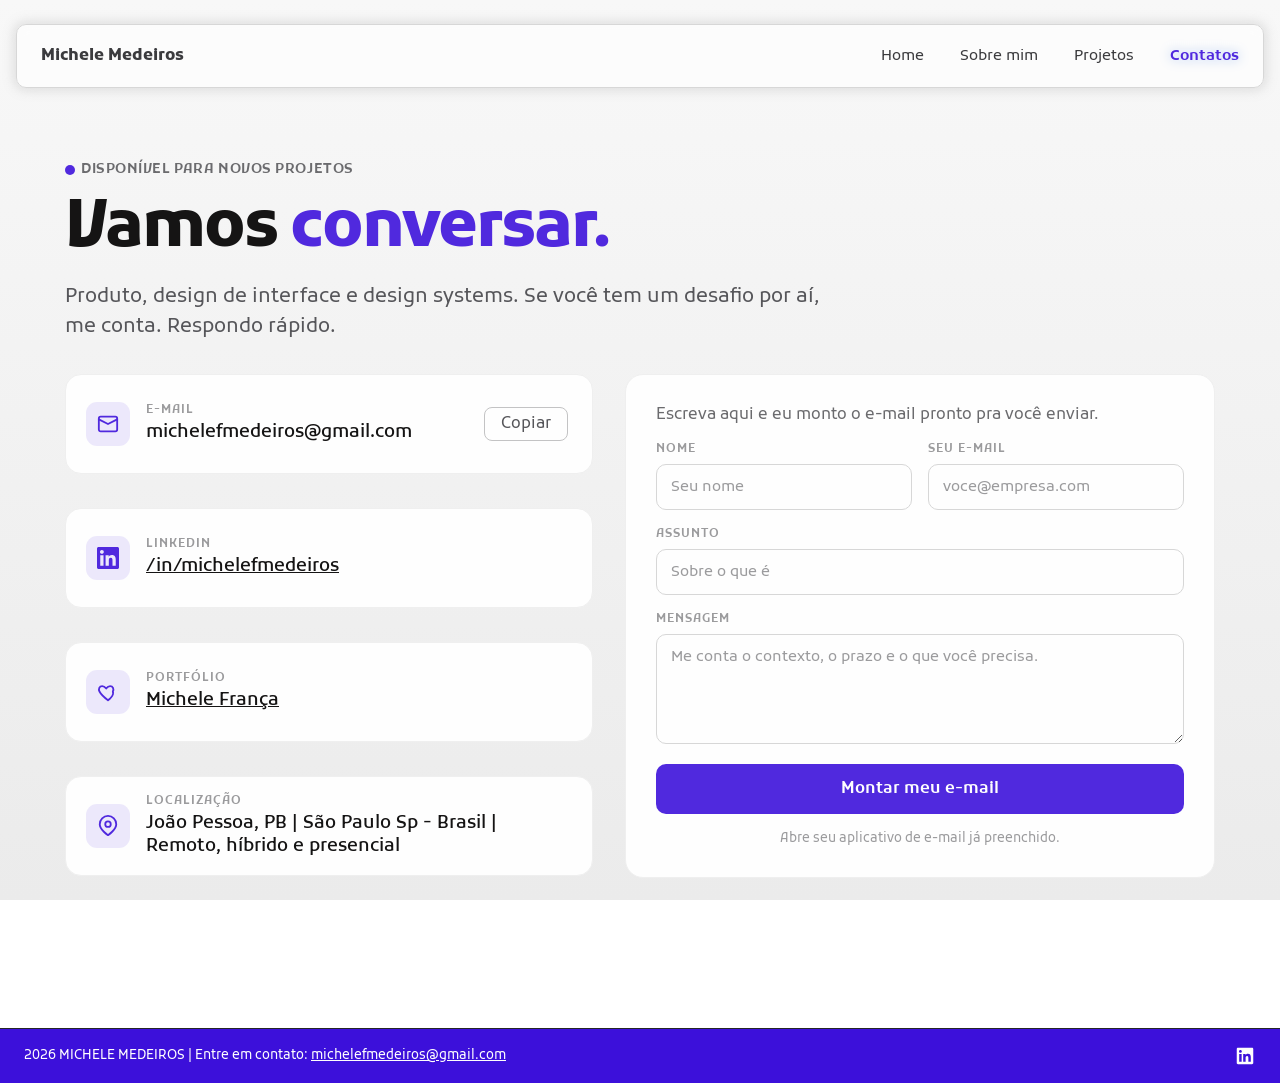
<file: contatos.html>
<!doctype html>
<html lang="pt-BR">
<head>
  <meta charset="UTF-8">
  <meta name="viewport" content="width=device-width, initial-scale=1.0">
  <title>Contatos — Michele Medeiros</title>
  <meta name="description" content="Entre em contato com Michele Medeiros, Product Designer. Produto, design de interface e design systems.">
  <link rel="preconnect" href="https://fonts.googleapis.com">
  <link rel="preconnect" href="https://fonts.gstatic.com" crossorigin>
  <link href="https://fonts.googleapis.com/css2?family=Kufam:ital,wght@0,400;0,500;0,600;0,700;0,900;1,400;1,600&display=swap" rel="stylesheet">
  <link rel="stylesheet" href="css/style.css?v=27">
  <link rel="stylesheet" href="css/contatos.css?v=3">
</head>
<body>

  <header class="navbar-wrap">
    <nav class="navbar container" aria-label="Navegação principal">
      <a href="index.html" class="navbar__brand">Michele Medeiros</a>
      <button class="navbar__toggle" id="navToggle" aria-label="Abrir menu" aria-expanded="false" aria-controls="navLinks">
        <span></span><span></span><span></span>
      </button>
      <div class="navbar__links" id="navLinks">
        <a href="index.html">Home</a>
        <a href="sobre-mim.html">Sobre mim</a>
        <a href="projetos.html">Projetos</a>
        <a href="contatos.html" class="is-active">Contatos</a>
      </div>
    </nav>
  </header>

  <main class="contatos">

    <!-- Apresentação -->
    <section class="contatos-hero">
      <p class="contatos-hero__status"><img src="assets/images/contatos/ellipse.svg" alt="" class="contatos-hero__dot">DISPONÍVEL PARA NOVOS PROJETOS</p>
      <h1 class="contatos-hero__title">Vamos <span>conversar.</span></h1>
      <p class="contatos-hero__text">Produto, design de interface e design systems. Se você tem um desafio por aí, me conta. Respondo rápido.</p>
    </section>

    <div class="contatos-body">

      <!-- Canais -->
      <div class="contatos-channels">
        <div class="contatos-channel">
          <div class="contatos-channel__info">
            <span class="contatos-channel__icon"><img src="assets/images/contatos/icon-email.svg" alt=""></span>
            <div class="contatos-channel__text">
              <p class="contatos-channel__label">E-MAIL</p>
              <p class="contatos-channel__value">michelefmedeiros@gmail.com</p>
            </div>
          </div>
          <button class="contatos-channel__copy" type="button" data-copy="michelefmedeiros@gmail.com">Copiar</button>
        </div>

        <div class="contatos-channel">
          <div class="contatos-channel__info">
            <span class="contatos-channel__icon"><img src="assets/images/contatos/icon-linkedin.svg" alt=""></span>
            <div class="contatos-channel__text">
              <p class="contatos-channel__label">LINKEDIN</p>
              <a class="contatos-channel__value" href="https://www.linkedin.com/in/michele-franca-medeiros/" target="_blank" rel="noopener">/in/michelefmedeiros</a>
            </div>
          </div>
        </div>

        <div class="contatos-channel">
          <div class="contatos-channel__info">
            <span class="contatos-channel__icon"><img src="assets/images/contatos/icon-portfolio.svg" alt=""></span>
            <div class="contatos-channel__text">
              <p class="contatos-channel__label">PORTFÓLIO</p>
              <a class="contatos-channel__value" href="https://www.behance.net/michelefrana1" target="_blank" rel="noopener">Michele França</a>
            </div>
          </div>
        </div>

        <div class="contatos-channel">
          <div class="contatos-channel__info">
            <span class="contatos-channel__icon"><img src="assets/images/contatos/icon-location.svg" alt=""></span>
            <div class="contatos-channel__text">
              <p class="contatos-channel__label">LOCALIZAÇÃO</p>
              <p class="contatos-channel__value">João Pessoa, PB | São Paulo Sp - Brasil | Remoto, híbrido e presencial</p>
            </div>
          </div>
        </div>
      </div>

      <!-- Formulário -->
      <form class="contatos-form" id="contatosForm">
        <p class="contatos-form__intro">Escreva aqui e eu monto o e-mail pronto pra você enviar.</p>

        <div class="contatos-form__row">
          <label class="contatos-field">
            <span class="contatos-field__label">NOME</span>
            <input class="contatos-field__input" type="text" name="nome" placeholder="Seu nome">
          </label>
          <label class="contatos-field">
            <span class="contatos-field__label">SEU E-MAIL</span>
            <input class="contatos-field__input" type="email" name="email" placeholder="voce@empresa.com">
          </label>
        </div>

        <label class="contatos-field">
          <span class="contatos-field__label">ASSUNTO</span>
          <input class="contatos-field__input" type="text" name="assunto" placeholder="Sobre o que é">
        </label>

        <label class="contatos-field">
          <span class="contatos-field__label">MENSAGEM</span>
          <textarea class="contatos-field__input contatos-field__input--area" name="mensagem" placeholder="Me conta o contexto, o prazo e o que você precisa."></textarea>
        </label>

        <button class="contatos-form__submit" type="submit">Montar meu e-mail</button>
        <p class="contatos-form__note">Abre seu aplicativo de e-mail já preenchido.</p>
      </form>

    </div>
  </main>

  <footer class="site-footer" id="contato">
    <div class="site-footer__inner">
      <p class="site-footer__text">2026 MICHELE MEDEIROS | Entre em contato: <a href="mailto:michelefmedeiros@gmail.com">michelefmedeiros@gmail.com</a></p>
      <a href="https://www.linkedin.com/in/michele-franca-medeiros/" target="_blank" rel="noopener"><img class="site-footer__icon" src="assets/images/icons/linkedin-box-fill.svg" alt="LinkedIn"></a>
    </div>
  </footer>

  <script>
    (function () {
      document.querySelectorAll('[data-copy]').forEach(function (btn) {
        btn.addEventListener('click', function () {
          var text = btn.getAttribute('data-copy');
          if (navigator.clipboard) {
            navigator.clipboard.writeText(text).then(function () {
              btn.textContent = 'Copiado';
            });
          }
        });
      });

      var form = document.getElementById('contatosForm');
      form.addEventListener('submit', function (e) {
        e.preventDefault();
        var data = new FormData(form);
        var subject = data.get('assunto') || '';
        var body = 'Nome: ' + (data.get('nome') || '') + '\n' +
                   'E-mail: ' + (data.get('email') || '') + '\n\n' +
                   (data.get('mensagem') || '');
        window.location.href = 'mailto:michelefmedeiros@gmail.com?subject=' +
          encodeURIComponent(subject) + '&body=' + encodeURIComponent(body);
      });
    })();
  </script>
  <script src="js/main.js"></script>
</body>
</html>
</file>
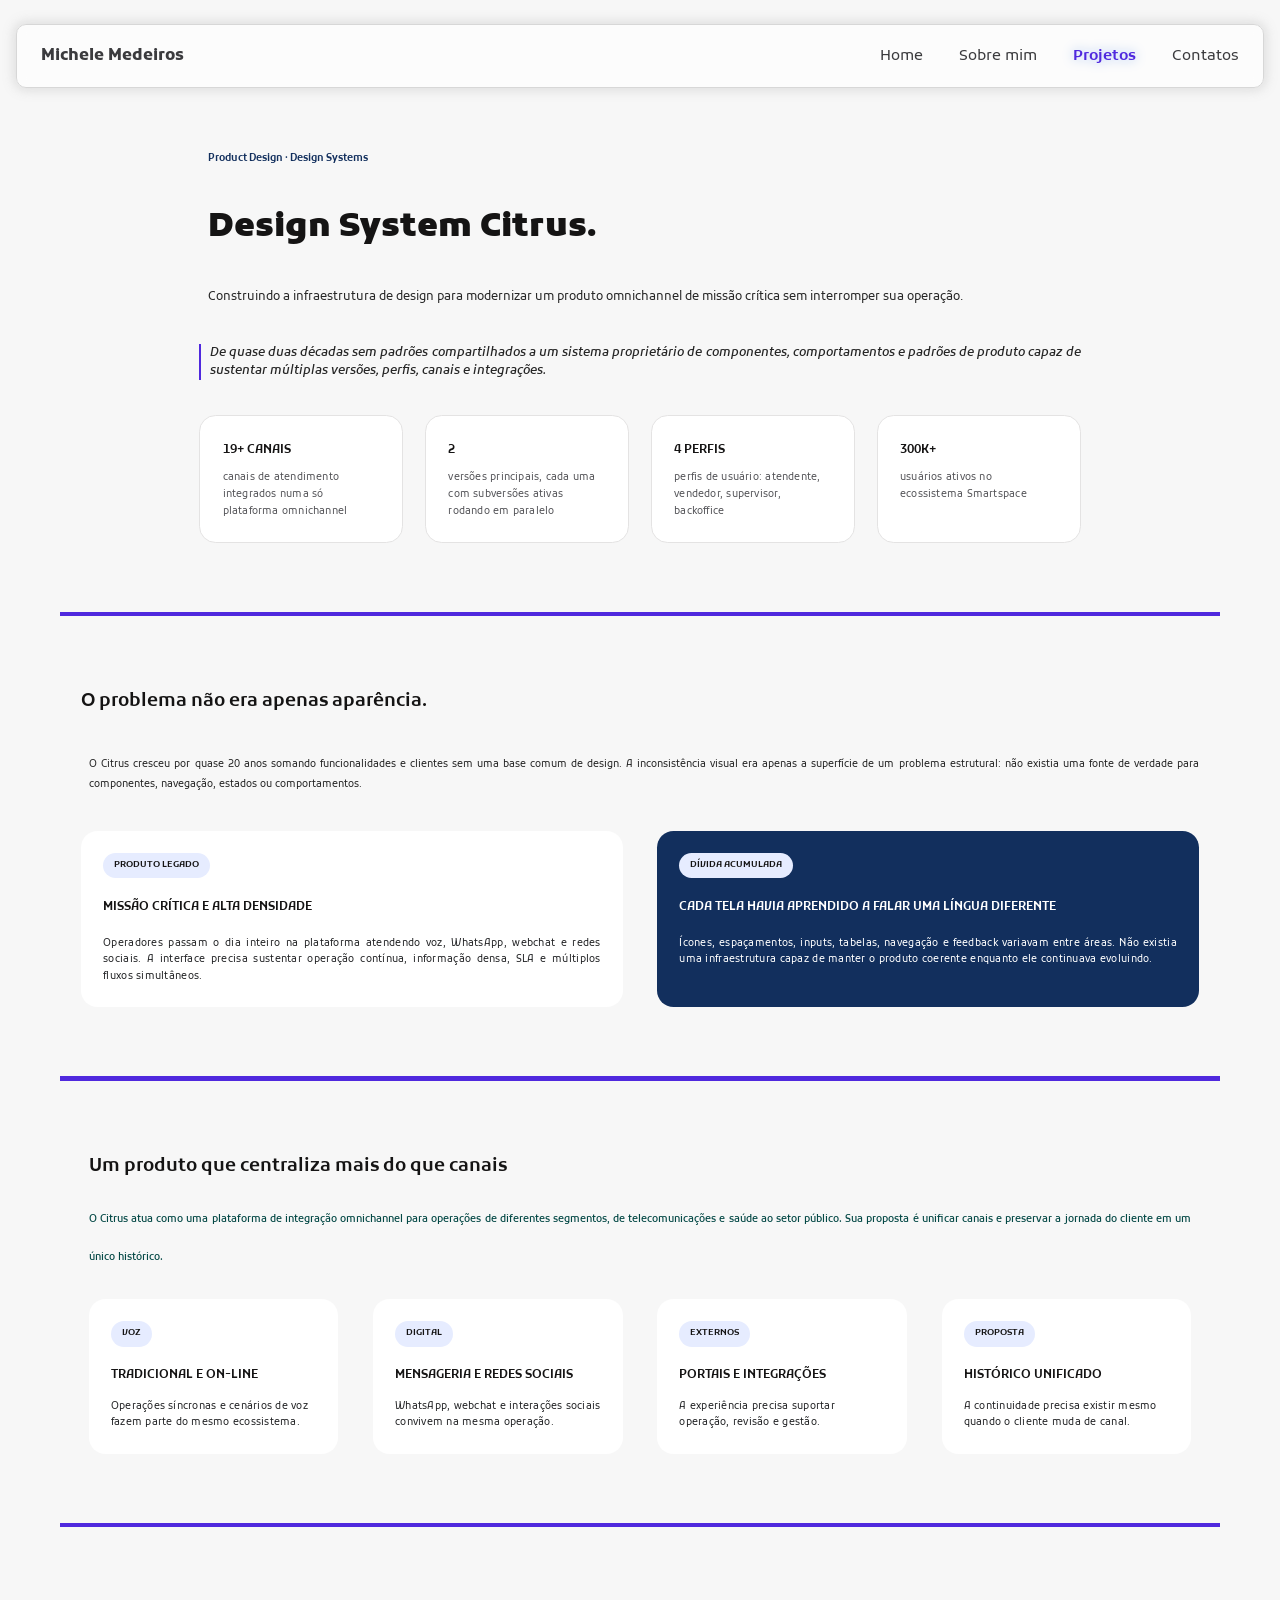
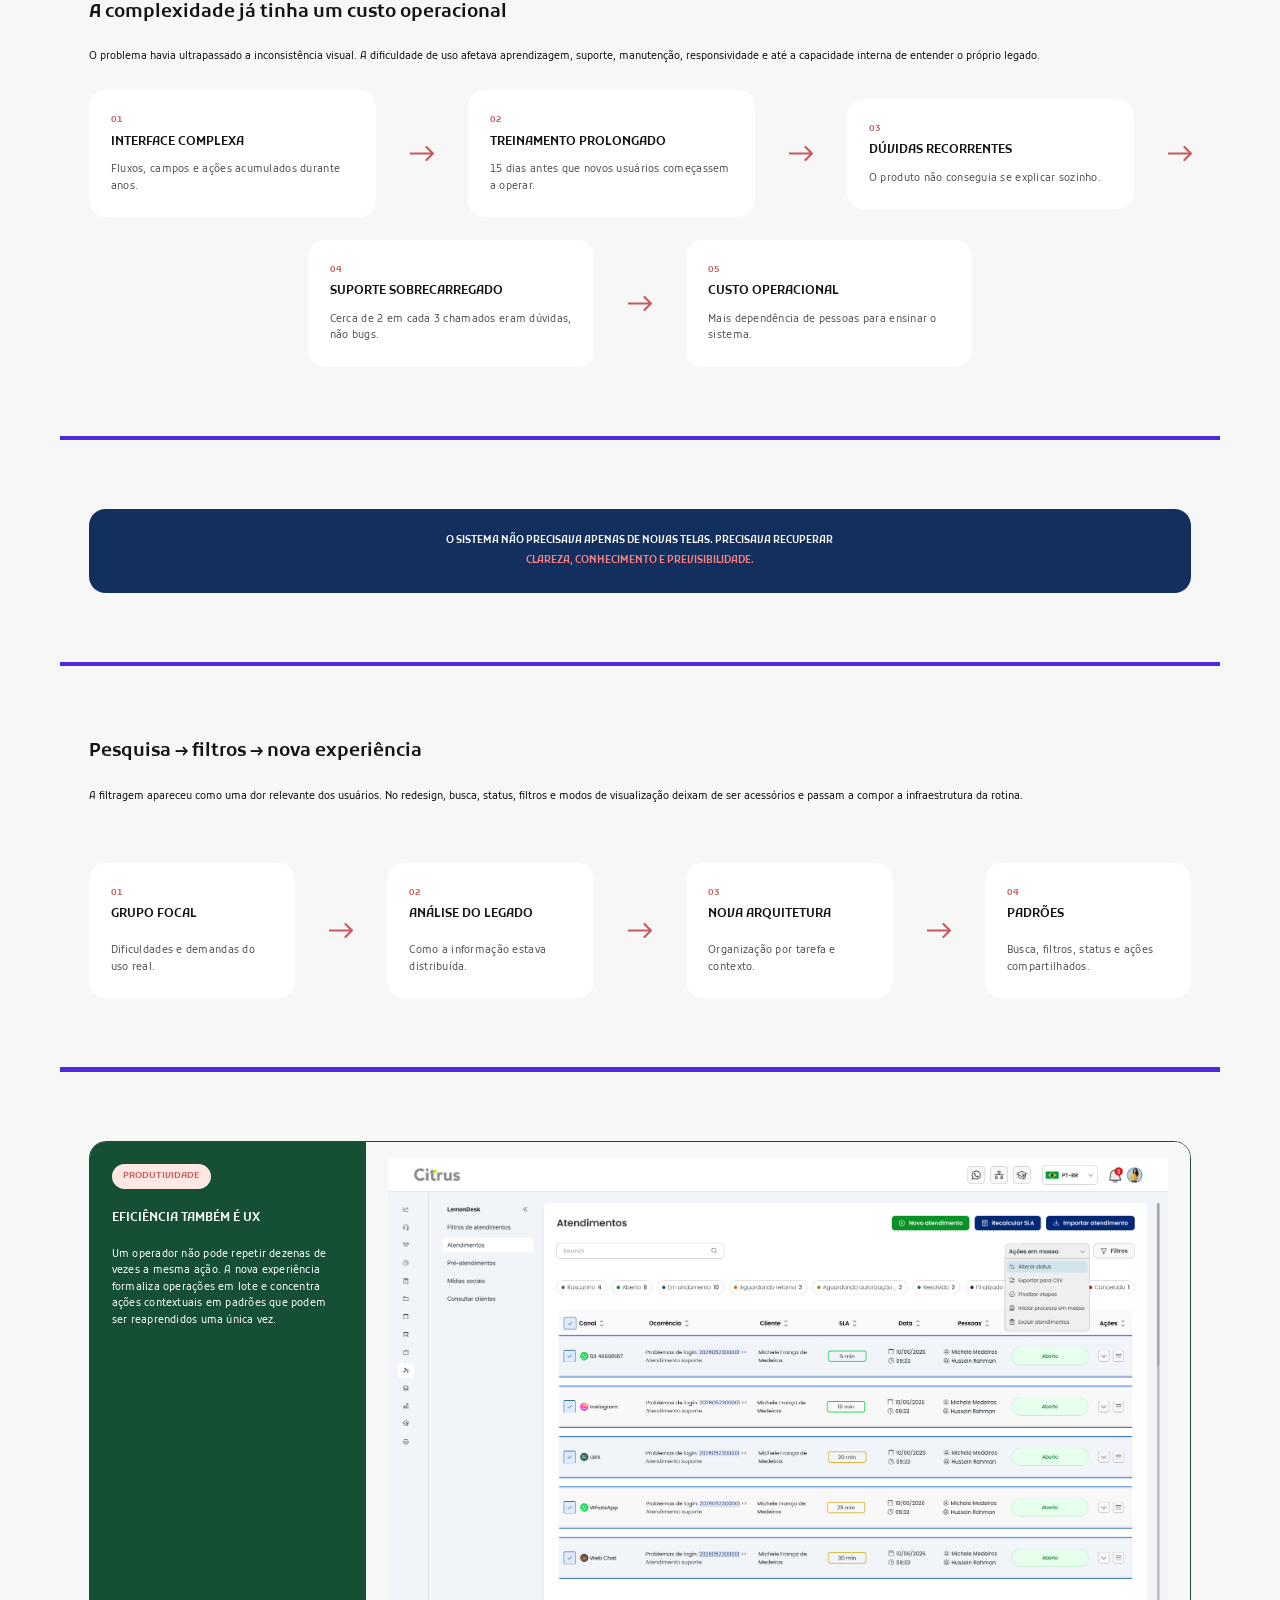
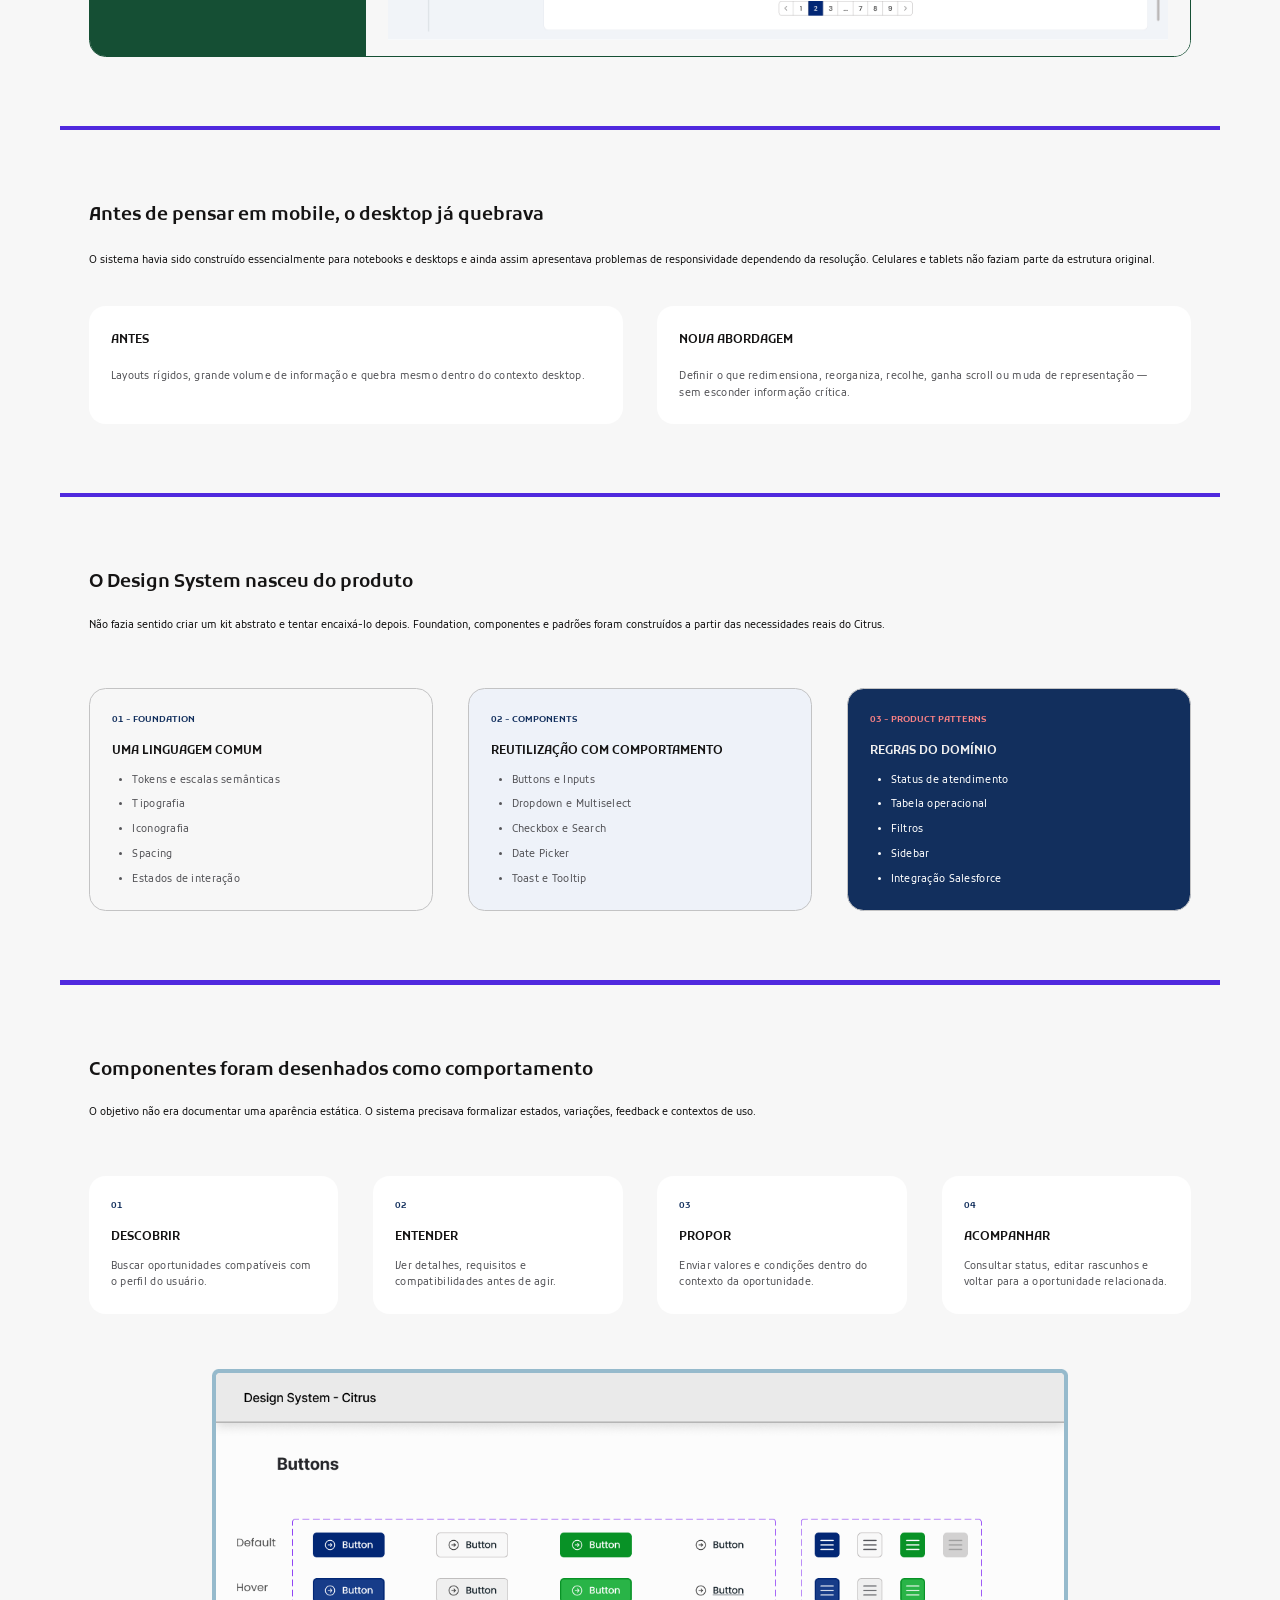
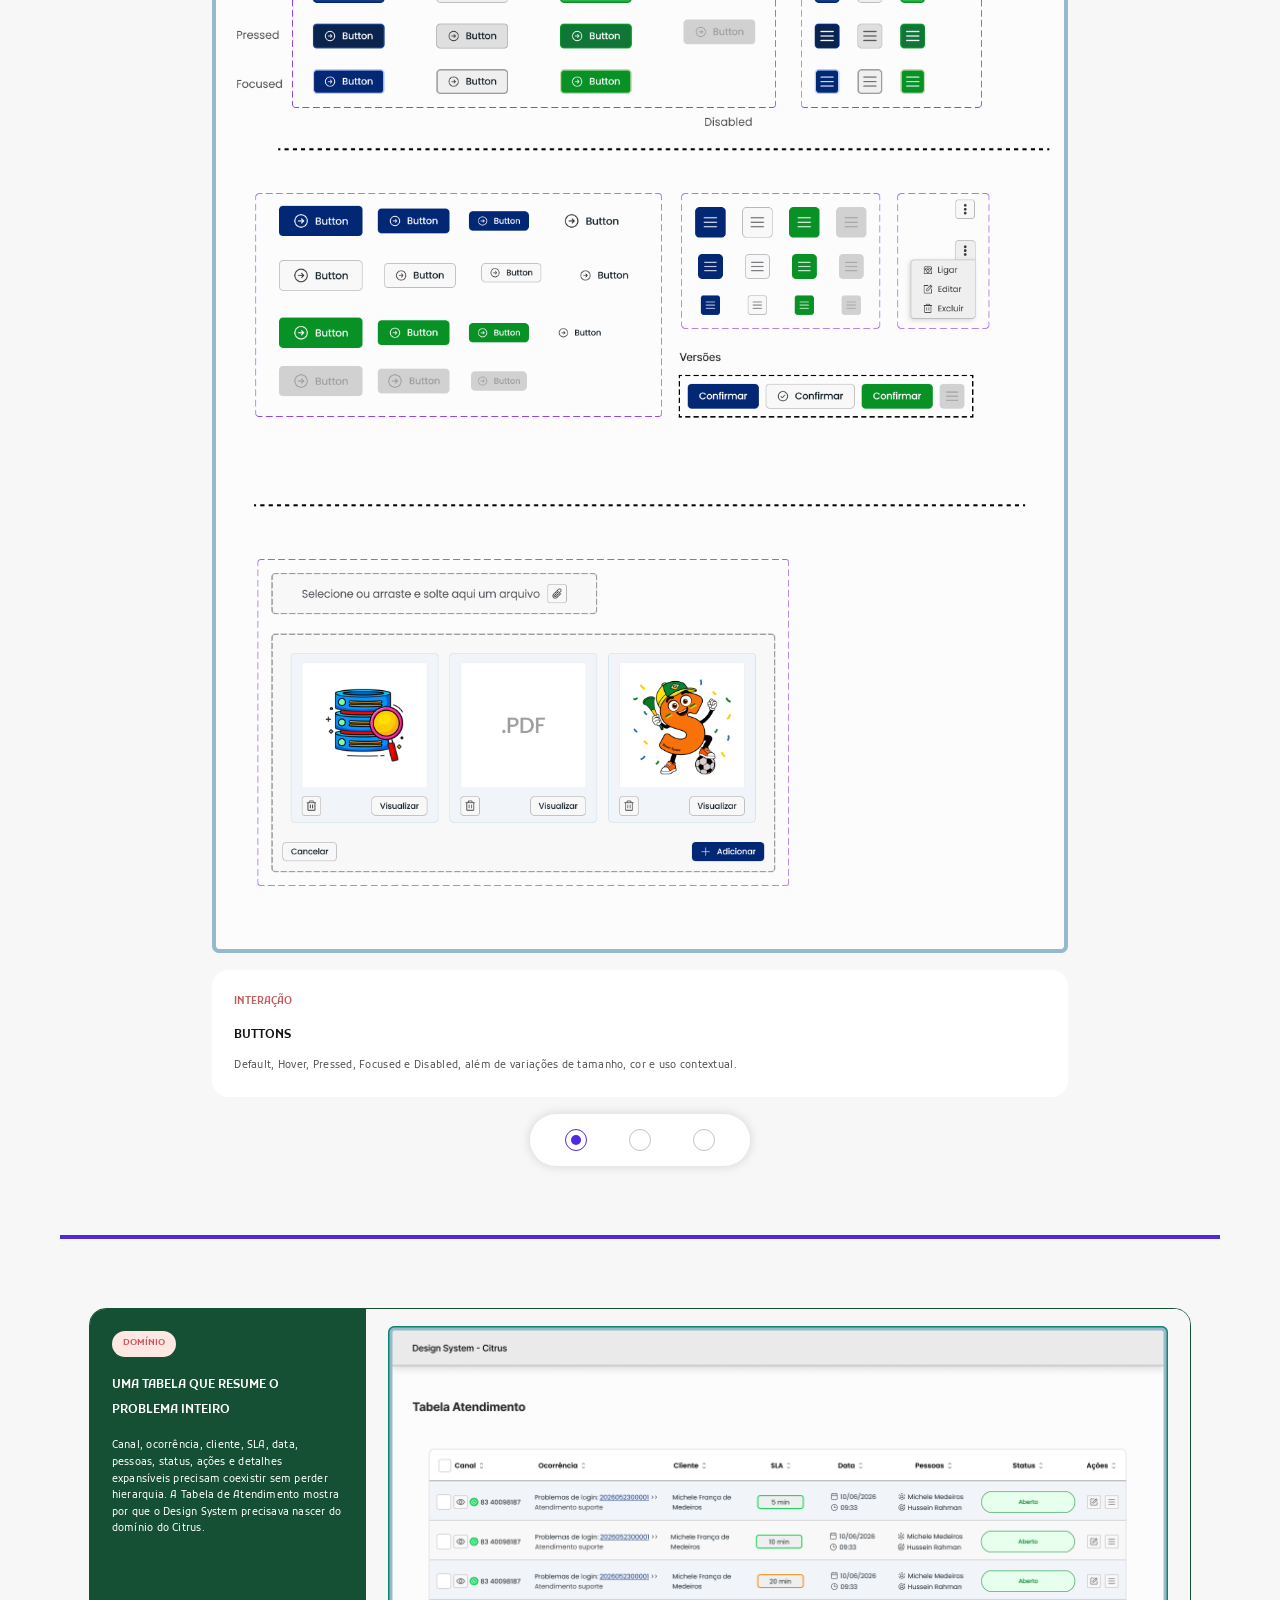
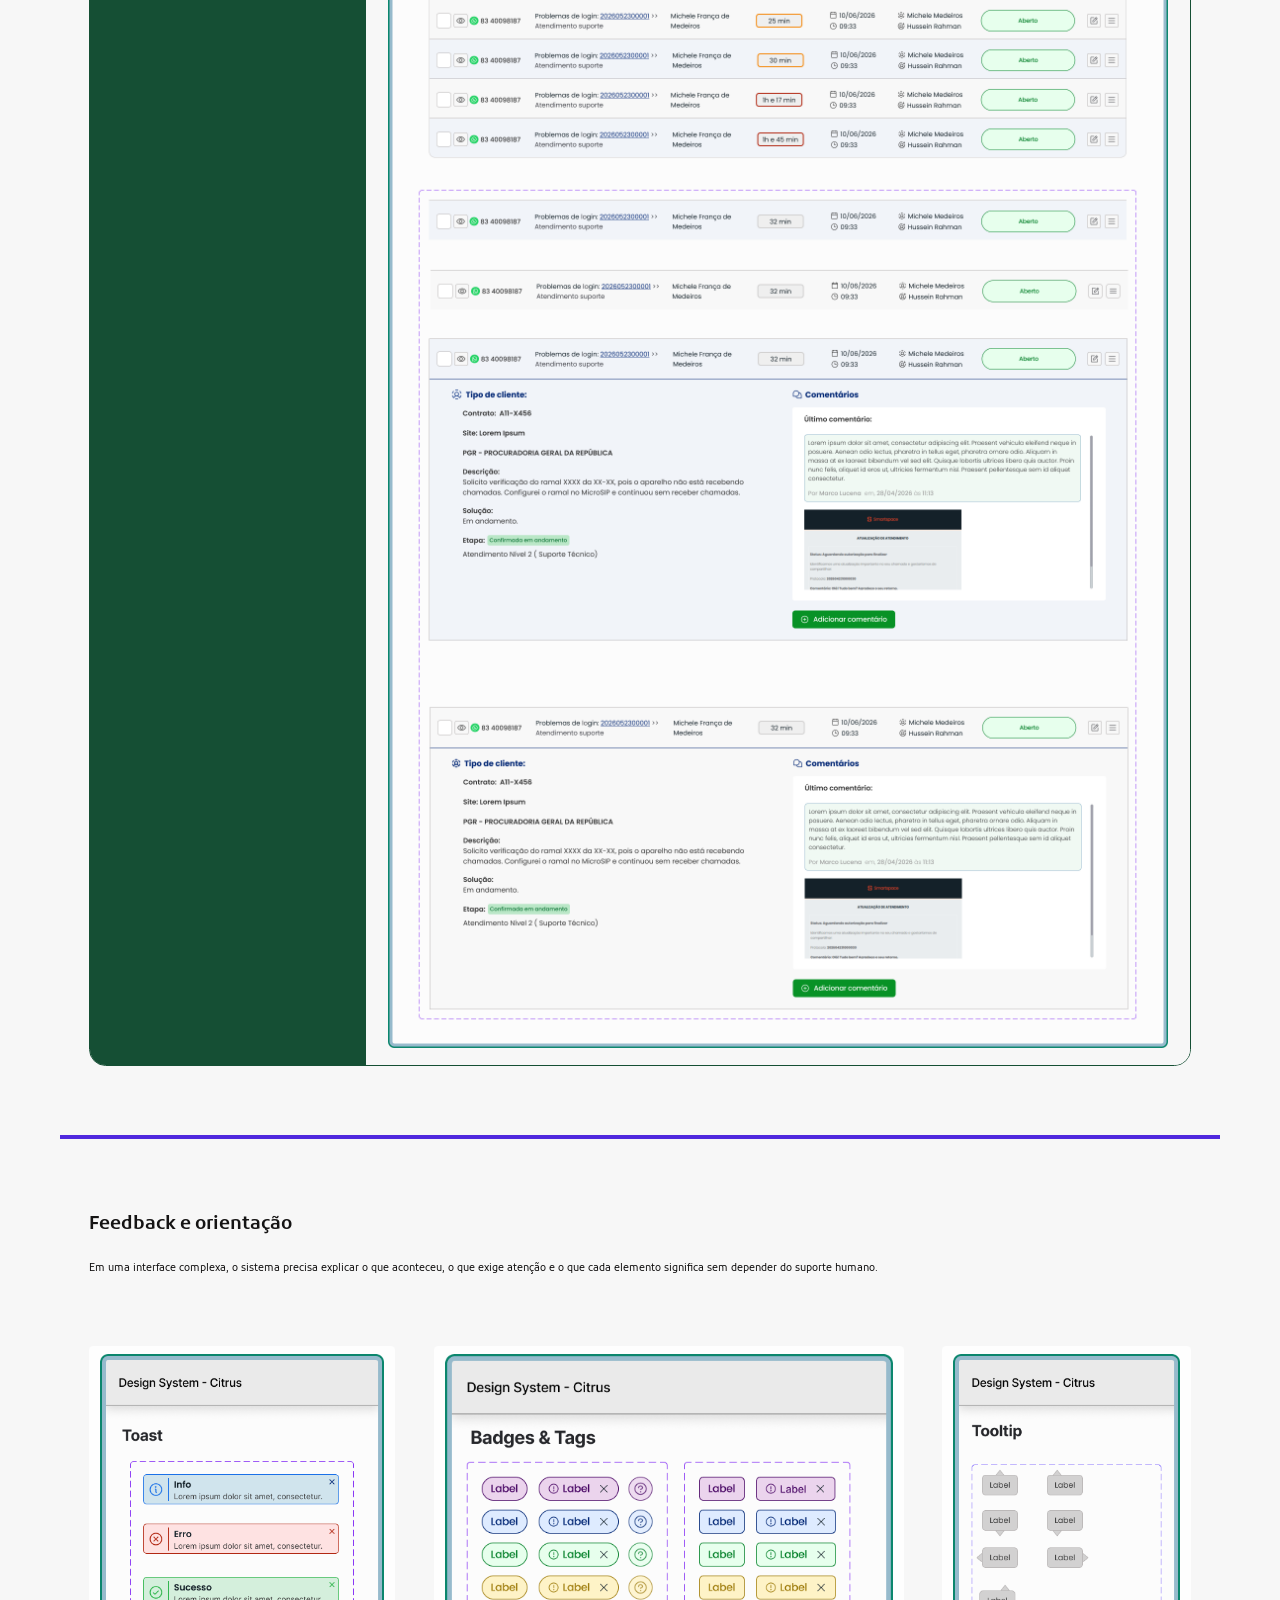
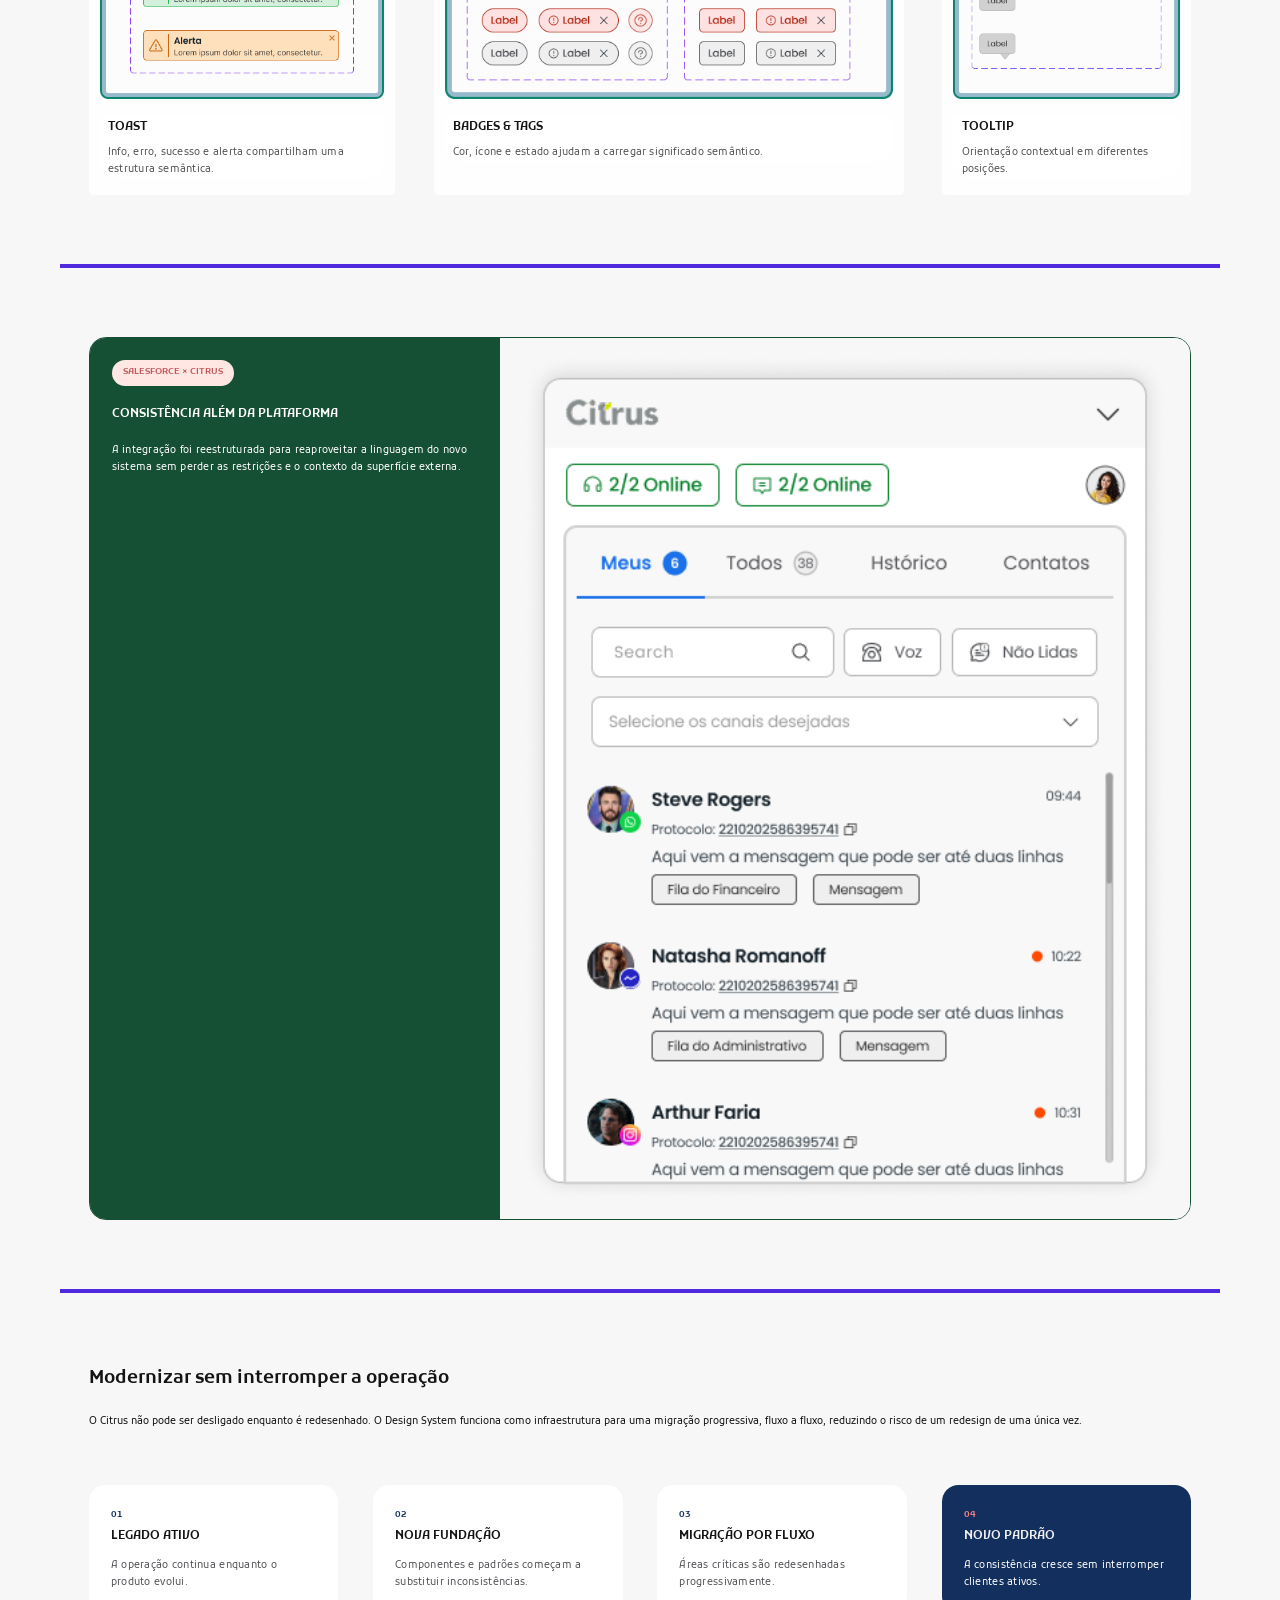
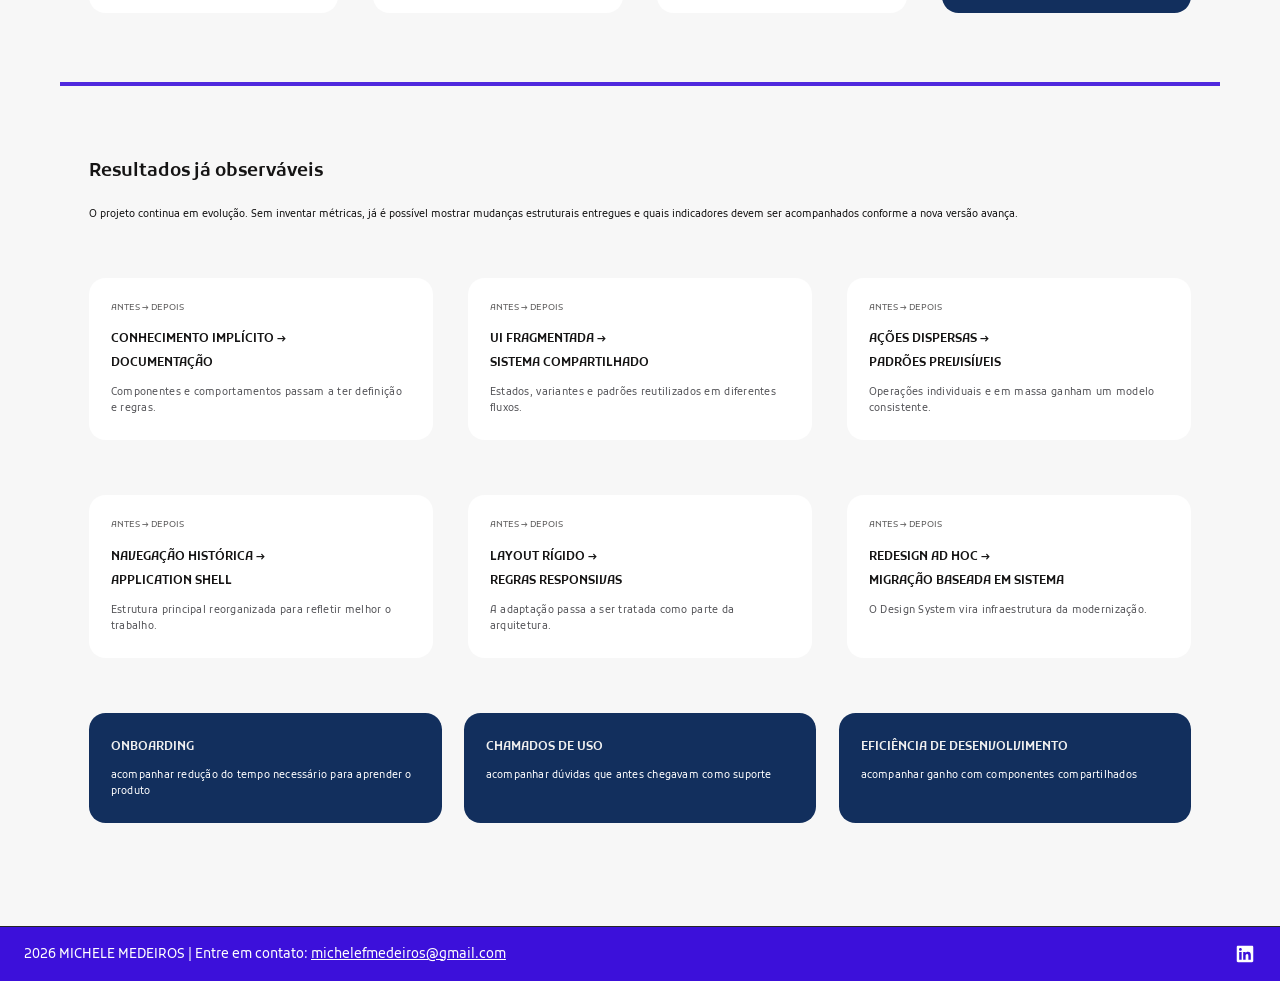
<file: documentacao-citrus.html>
<!doctype html>
<html lang="pt-BR">
<head>
  <meta charset="UTF-8">
  <meta name="viewport" content="width=device-width, initial-scale=1.0">
  <title>Documentação Citrus — Michele Medeiros</title>
  <meta name="description" content="Documentação do case Citrus: redesign e Design System para uma plataforma omnichannel de missão crítica.">
  <link rel="preconnect" href="https://fonts.googleapis.com">
  <link rel="preconnect" href="https://fonts.gstatic.com" crossorigin>
  <link href="https://fonts.googleapis.com/css2?family=Kufam:ital,wght@0,400;0,500;0,600;0,700;0,900;1,400;1,500;1,600&family=Poppins:wght@700&display=swap" rel="stylesheet">
  <link rel="stylesheet" href="css/style.css?v=27">
  <link rel="stylesheet" href="css/documentacao-citrus.css?v=8">
</head>
<body>

  <!-- Seção 1: Cabeçalho -->
  <header class="navbar-wrap">
    <nav class="navbar container" aria-label="Navegação principal">
      <a href="index.html" class="navbar__brand">Michele Medeiros</a>
      <button class="navbar__toggle" id="navToggle" aria-label="Abrir menu" aria-expanded="false" aria-controls="navLinks">
        <span></span><span></span><span></span>
      </button>
      <div class="navbar__links" id="navLinks">
        <a href="index.html">Home</a>
        <a href="sobre-mim.html">Sobre mim</a>
        <a href="projetos.html" class="is-active">Projetos</a>
        <a href="contatos.html">Contatos</a>
      </div>
    </nav>
  </header>

  <div class="citrus-doc">

    <!-- Seção 2: Apresentação do projeto -->
    <section class="citrus-hero">
      <div class="citrus-hero__content">
        <div class="citrus-hero__info">
          <p class="citrus-hero__tags">Product Design · Design Systems</p>

          <h1 class="citrus-hero__name">Design System Citrus.</h1>

          <p class="citrus-hero__desc">Construindo a infraestrutura de design para modernizar um produto omnichannel de missão crítica sem interromper sua operação.</p>

          <blockquote class="citrus-hero__quote">De quase duas décadas sem padrões compartilhados a um sistema proprietário de componentes, comportamentos e padrões de produto capaz de sustentar múltiplas versões, perfis, canais e integrações.</blockquote>

          <div class="citrus-hero__cards">
            <div class="citrus-hero__card">
              <p class="citrus-hero__card-title">19+ canais</p>
              <p class="citrus-hero__card-text">canais de atendimento integrados numa só plataforma omnichannel</p>
            </div>
            <div class="citrus-hero__card">
              <p class="citrus-hero__card-title">2</p>
              <p class="citrus-hero__card-text">versões principais, cada uma com subversões ativas rodando em paralelo</p>
            </div>
            <div class="citrus-hero__card">
              <p class="citrus-hero__card-title">4 perfis</p>
              <p class="citrus-hero__card-text">perfis de usuário: atendente, vendedor, supervisor, backoffice</p>
            </div>
            <div class="citrus-hero__card">
              <p class="citrus-hero__card-title">300k+</p>
              <p class="citrus-hero__card-text">usuários ativos no ecossistema Smartspace</p>
            </div>
          </div>
        </div>

        <div class="citrus-hero__bar"></div>
      </div>
    </section>

    <!-- Seção 3: Problema -->
    <section class="citrus-problem">
      <h2 class="citrus-problem__title">O problema não era apenas aparência.</h2>

      <p class="citrus-problem__text">O Citrus cresceu por quase 20 anos somando funcionalidades e clientes sem uma base comum de design. A inconsistência visual era apenas a superfície de um problema estrutural: não existia uma fonte de verdade para componentes, navegação, estados ou comportamentos.</p>

      <div class="citrus-problem__cards">
        <article class="citrus-problem__card">
          <span class="citrus-problem__pill">Produto legado</span>
          <h3 class="citrus-problem__card-title">Missão crítica e alta densidade</h3>
          <p class="citrus-problem__card-text">Operadores passam o dia inteiro na plataforma atendendo voz, WhatsApp, webchat e redes sociais. A interface precisa sustentar operação contínua, informação densa, SLA e múltiplos fluxos simultâneos.</p>
        </article>

        <article class="citrus-problem__card citrus-problem__card--dark">
          <span class="citrus-problem__pill">Dívida acumulada</span>
          <h3 class="citrus-problem__card-title">Cada tela havia aprendido a falar uma língua diferente</h3>
          <p class="citrus-problem__card-text">Ícones, espaçamentos, inputs, tabelas, navegação e feedback variavam entre áreas. Não existia uma infraestrutura capaz de manter o produto coerente enquanto ele continuava evoluindo.</p>
        </article>
      </div>
    </section>

    <!-- Divisor entre seções -->
    <div class="citrus-divider"></div>

    <!-- Seção 4: Proposta -->
    <section class="citrus-proposal">
      <div class="citrus-proposal__header">
        <h2 class="citrus-proposal__title">Um produto que centraliza mais do que canais</h2>
        <p class="citrus-proposal__text">O Citrus atua como uma plataforma de integração omnichannel para operações de diferentes segmentos, de telecomunicações e saúde ao setor público. Sua proposta é unificar canais e preservar a jornada do cliente em um único histórico.</p>
      </div>

      <div class="citrus-proposal__cards">
        <article class="citrus-proposal__card">
          <span class="citrus-problem__pill">Voz</span>
          <div class="citrus-proposal__body">
            <h3 class="citrus-proposal__card-title">Tradicional e on-line</h3>
            <p class="citrus-proposal__card-text">Operações síncronas e cenários de voz fazem parte do mesmo ecossistema.</p>
          </div>
        </article>

        <article class="citrus-proposal__card">
          <span class="citrus-problem__pill">Digital</span>
          <div class="citrus-proposal__body">
            <h3 class="citrus-proposal__card-title">Mensageria e redes sociais</h3>
            <p class="citrus-proposal__card-text">WhatsApp, webchat e interações sociais convivem na mesma operação.</p>
          </div>
        </article>

        <article class="citrus-proposal__card">
          <span class="citrus-problem__pill">Externos</span>
          <div class="citrus-proposal__body">
            <h3 class="citrus-proposal__card-title">Portais e integrações</h3>
            <p class="citrus-proposal__card-text">A experiência precisa suportar operação, revisão e gestão.</p>
          </div>
        </article>

        <article class="citrus-proposal__card">
          <span class="citrus-problem__pill">Proposta</span>
          <div class="citrus-proposal__body">
            <h3 class="citrus-proposal__card-title">Histórico unificado</h3>
            <p class="citrus-proposal__card-text">A continuidade precisa existir mesmo quando o cliente muda de canal.</p>
          </div>
        </article>
      </div>
    </section>

    <!-- Divisor entre seções -->
    <div class="citrus-divider"></div>

    <!-- Seção 5: Complexidade -->
    <section class="citrus-cost">
      <div class="citrus-cost__header">
        <h2 class="citrus-cost__title">A complexidade já tinha um custo operacional</h2>
        <p class="citrus-cost__text">O problema havia ultrapassado a inconsistência visual. A dificuldade de uso afetava aprendizagem, suporte, manutenção, responsividade e até a capacidade interna de entender o próprio legado.</p>
      </div>

      <div class="citrus-cost__row">
          <article class="citrus-cost__card">
            <div class="citrus-cost__labels">
              <span class="citrus-cost__num">01</span>
              <span class="citrus-cost__card-title">Interface complexa</span>
            </div>
            <p class="citrus-cost__card-text">Fluxos, campos e ações acumulados durante anos.</p>
          </article>
          <img class="citrus-cost__arrow" src="assets/images/citrus/arrow.svg" alt="" aria-hidden="true">
          <article class="citrus-cost__card">
            <div class="citrus-cost__labels">
              <span class="citrus-cost__num">02</span>
              <span class="citrus-cost__card-title">Treinamento prolongado</span>
            </div>
            <p class="citrus-cost__card-text">15 dias antes que novos usuários começassem a operar.</p>
          </article>
          <img class="citrus-cost__arrow" src="assets/images/citrus/arrow.svg" alt="" aria-hidden="true">
          <article class="citrus-cost__card">
            <div class="citrus-cost__labels">
              <span class="citrus-cost__num">03</span>
              <span class="citrus-cost__card-title">Dúvidas recorrentes</span>
            </div>
            <p class="citrus-cost__card-text">O produto não conseguia se explicar sozinho.</p>
          </article>
          <img class="citrus-cost__arrow" src="assets/images/citrus/arrow.svg" alt="" aria-hidden="true">
      </div>

      <div class="citrus-cost__row citrus-cost__row--second">
          <article class="citrus-cost__card">
            <div class="citrus-cost__labels">
              <span class="citrus-cost__num">04</span>
              <span class="citrus-cost__card-title">Suporte sobrecarregado</span>
            </div>
            <p class="citrus-cost__card-text">Cerca de 2 em cada 3 chamados eram dúvidas, não bugs.</p>
          </article>
          <img class="citrus-cost__arrow" src="assets/images/citrus/arrow.svg" alt="" aria-hidden="true">
          <article class="citrus-cost__card">
            <div class="citrus-cost__labels">
              <span class="citrus-cost__num">05</span>
              <span class="citrus-cost__card-title">Custo operacional</span>
            </div>
            <p class="citrus-cost__card-text">Mais dependência de pessoas para ensinar o sistema.</p>
          </article>
      </div>
    </section>

    <!-- Divisor entre seções -->
    <div class="citrus-divider"></div>

    <!-- Seção 6: Chamada de transição -->
    <section class="citrus-callout">
      <p class="citrus-callout__text">O sistema não precisava apenas de novas telas. Precisava recuperar <span>clareza, conhecimento e previsibilidade.</span></p>
    </section>

    <!-- Divisor entre seções -->
    <div class="citrus-divider"></div>

    <!-- Seção 7: Processo -->
    <section class="citrus-steps">
      <div class="citrus-steps__header">
        <h2 class="citrus-steps__title">Pesquisa → filtros → nova experiência</h2>
        <p class="citrus-steps__text">A filtragem apareceu como uma dor relevante dos usuários. No redesign, busca, status, filtros e modos de visualização deixam de ser acessórios e passam a compor a infraestrutura da rotina.</p>
      </div>

      <div class="citrus-steps__row">
          <article class="citrus-steps__card">
            <div class="citrus-steps__labels">
              <span class="citrus-steps__num">01</span>
              <span class="citrus-steps__card-title">Grupo focal</span>
            </div>
            <p class="citrus-steps__card-text">Dificuldades e demandas do uso real.</p>
          </article>
          <img class="citrus-steps__arrow" src="assets/images/citrus/arrow.svg" alt="" aria-hidden="true">
          <article class="citrus-steps__card">
            <div class="citrus-steps__labels">
              <span class="citrus-steps__num">02</span>
              <span class="citrus-steps__card-title">Análise do legado</span>
            </div>
            <p class="citrus-steps__card-text">Como a informação estava distribuída.</p>
          </article>
          <img class="citrus-steps__arrow" src="assets/images/citrus/arrow.svg" alt="" aria-hidden="true">
          <article class="citrus-steps__card">
            <div class="citrus-steps__labels">
              <span class="citrus-steps__num">03</span>
              <span class="citrus-steps__card-title">Nova arquitetura</span>
            </div>
            <p class="citrus-steps__card-text">Organização por tarefa e contexto.</p>
          </article>
          <img class="citrus-steps__arrow" src="assets/images/citrus/arrow.svg" alt="" aria-hidden="true">
          <article class="citrus-steps__card">
            <div class="citrus-steps__labels">
              <span class="citrus-steps__num">04</span>
              <span class="citrus-steps__card-title">Padrões</span>
            </div>
            <p class="citrus-steps__card-text">Busca, filtros, status e ações compartilhados.</p>
          </article>
      </div>
    </section>

    <!-- Divisor entre seções -->
    <div class="citrus-divider"></div>

    <!-- Seção 8: Eficiência -->
    <section class="citrus-efficiency">
      <div class="citrus-efficiency__box">
        <div class="citrus-efficiency__info">
          <span class="citrus-efficiency__tag">produtividade</span>
          <h2 class="citrus-efficiency__title">Eficiência também é UX</h2>
          <p class="citrus-efficiency__text">Um operador não pode repetir dezenas de vezes a mesma ação. A nova experiência formaliza operações em lote e concentra ações contextuais em padrões que podem ser reaprendidos uma única vez.</p>
        </div>
        <div class="citrus-efficiency__media">
          <img class="citrus-efficiency__img" src="assets/images/citrus/lista-acoes-em-massa.png" alt="Tela de Atendimentos com ações em massa">
        </div>
      </div>
    </section>

    <!-- Divisor entre seções -->
    <div class="citrus-divider"></div>

    <!-- Seção 9: Antes e nova abordagem -->
    <section class="citrus-before">
      <div class="citrus-before__header">
        <h2 class="citrus-before__title">Antes de pensar em mobile, o desktop já quebrava</h2>
        <p class="citrus-before__text">O sistema havia sido construído essencialmente para notebooks e desktops e ainda assim apresentava problemas de responsividade dependendo da resolução. Celulares e tablets não faziam parte da estrutura original.</p>
      </div>

      <div class="citrus-before__cards">
        <article class="citrus-before__card">
          <h3 class="citrus-before__card-title">Antes</h3>
          <p class="citrus-before__card-text">Layouts rígidos, grande volume de informação e quebra mesmo dentro do contexto desktop.</p>
        </article>
        <article class="citrus-before__card">
          <h3 class="citrus-before__card-title">Nova abordagem</h3>
          <p class="citrus-before__card-text">Definir o que redimensiona, reorganiza, recolhe, ganha scroll ou muda de representação — sem esconder informação crítica.</p>
        </article>
      </div>
    </section>

    <!-- Divisor entre seções -->
    <div class="citrus-divider"></div>

    <!-- Seção 10: Design System nasceu do produto -->
    <section class="citrus-ds">
      <div class="citrus-ds__header">
        <h2 class="citrus-ds__title">O Design System nasceu do produto</h2>
        <p class="citrus-ds__text">Não fazia sentido criar um kit abstrato e tentar encaixá-lo depois. Foundation, componentes e padrões foram construídos a partir das necessidades reais do Citrus.</p>
      </div>

      <div class="citrus-ds__cards">
        <article class="citrus-ds__card">
          <span class="citrus-ds__card-label">01 - Foundation</span>
          <h3 class="citrus-ds__card-title">Uma linguagem comum</h3>
          <ul class="citrus-ds__list">
            <li>Tokens e escalas semânticas</li>
            <li>Tipografia</li>
            <li>Iconografia</li>
            <li>Spacing</li>
            <li>Estados de interação</li>
          </ul>
        </article>
        <article class="citrus-ds__card citrus-ds__card--light">
          <span class="citrus-ds__card-label">02 - Components</span>
          <h3 class="citrus-ds__card-title">Reutilização com comportamento</h3>
          <ul class="citrus-ds__list">
            <li>Buttons e Inputs</li>
            <li>Dropdown e Multiselect</li>
            <li>Checkbox e Search</li>
            <li>Date Picker</li>
            <li>Toast e Tooltip</li>
          </ul>
        </article>
        <article class="citrus-ds__card citrus-ds__card--dark">
          <span class="citrus-ds__card-label">03 - Product patterns</span>
          <h3 class="citrus-ds__card-title">Regras do domínio</h3>
          <ul class="citrus-ds__list">
            <li>Status de atendimento</li>
            <li>Tabela operacional</li>
            <li>Filtros</li>
            <li>Sidebar</li>
            <li>Integração Salesforce</li>
          </ul>
        </article>
      </div>
    </section>

    <!-- Divisor entre seções -->
    <div class="citrus-divider"></div>

    <!-- Seção 11: Componentes como comportamento -->
    <section class="citrus-showcase">
      <div class="citrus-showcase__header">
        <h2 class="citrus-showcase__title">Componentes foram desenhados como comportamento</h2>
        <p class="citrus-showcase__text">O objetivo não era documentar uma aparência estática. O sistema precisava formalizar estados, variações, feedback e contextos de uso.</p>
      </div>

      <div class="citrus-showcase__steps">
        <article class="citrus-showcase__step">
          <span class="citrus-showcase__step-num">01</span>
          <h3 class="citrus-showcase__step-title">Descobrir</h3>
          <p class="citrus-showcase__step-text">Buscar oportunidades compatíveis com o perfil do usuário.</p>
        </article>
        <article class="citrus-showcase__step">
          <span class="citrus-showcase__step-num">02</span>
          <h3 class="citrus-showcase__step-title">Entender</h3>
          <p class="citrus-showcase__step-text">Ver detalhes, requisitos e compatibilidades antes de agir.</p>
        </article>
        <article class="citrus-showcase__step">
          <span class="citrus-showcase__step-num">03</span>
          <h3 class="citrus-showcase__step-title">Propor</h3>
          <p class="citrus-showcase__step-text">Enviar valores e condições dentro do contexto da oportunidade.</p>
        </article>
        <article class="citrus-showcase__step">
          <span class="citrus-showcase__step-num">04</span>
          <h3 class="citrus-showcase__step-title">Acompanhar</h3>
          <p class="citrus-showcase__step-text">Consultar status, editar rascunhos e voltar para a oportunidade relacionada.</p>
        </article>
      </div>

      <div class="citrus-gallery">
        <div class="citrus-gallery__slides">
          <div class="citrus-gallery__slide is-active" data-slide="1">
            <img class="citrus-gallery__img" src="assets/images/citrus/galeria/buttons.png" alt="Tela Design System Citrus com componentes Buttons">
            <div class="citrus-gallery__caption">
              <span class="citrus-gallery__caption-label">Interação</span>
              <span class="citrus-gallery__caption-title">Buttons</span>
              <p class="citrus-gallery__caption-text">Default, Hover, Pressed, Focused e Disabled, além de variações de tamanho, cor e uso contextual.</p>
            </div>
          </div>
          <div class="citrus-gallery__slide" data-slide="2">
            <img class="citrus-gallery__img" src="assets/images/citrus/galeria/dropdown.png" alt="Tela Design System Citrus com componentes Dropdown">
            <div class="citrus-gallery__caption">
              <span class="citrus-gallery__caption-label">Seleção</span>
              <span class="citrus-gallery__caption-title">Dropdown e Multiselect</span>
              <p class="citrus-gallery__caption-text">Busca, seleção simples, radio, múltiplas escolhas e tags dentro da mesma família.</p>
            </div>
            <img class="citrus-gallery__img" src="assets/images/citrus/galeria/input.png" alt="Tela Design System Citrus com componentes Input">
            <div class="citrus-gallery__caption">
              <span class="citrus-gallery__caption-label">Formulários</span>
              <span class="citrus-gallery__caption-title">Inputs do genérico ao específico</span>
              <p class="citrus-gallery__caption-text">Telefone, moeda, validação, erro, helper text e tipos numéricos formalizados em uma única lógica.</p>
            </div>
          </div>
          <div class="citrus-gallery__slide" data-slide="3">
            <div class="citrus-gallery__slide-row">
              <img class="citrus-gallery__img" src="assets/images/citrus/galeria/sidebar.png" alt="Side-Bar do Design System Citrus" style="width:37.7%">
              <img class="citrus-gallery__img" src="assets/images/citrus/galeria/datepicker.png" alt="Date Picker do Design System Citrus" style="width:57.9%">
            </div>
            <img class="citrus-gallery__img" src="assets/images/citrus/galeria/filtro-status.png" alt="Filtro de status do Design System Citrus">
            <div class="citrus-gallery__caption">
              <span class="citrus-gallery__caption-label">diversos</span>
              <span class="citrus-gallery__caption-title">COMPONENTES PARA DIFERENTES CONTEXTOS</span>
              <p class="citrus-gallery__caption-text">Navegação, filtros, status, datas e controles compartilham a mesma lógica visual e comportamental, permitindo que o produto cresça sem voltar à fragmentação que existia no legado.</p>
            </div>
          </div>
        </div>
        <div class="citrus-gallery__dots">
          <button class="citrus-gallery__dot is-active" type="button" aria-label="Slide 1" data-target="1"></button>
          <button class="citrus-gallery__dot" type="button" aria-label="Slide 2" data-target="2"></button>
          <button class="citrus-gallery__dot" type="button" aria-label="Slide 3" data-target="3"></button>
        </div>
      </div>
    </section>

    <!-- Divisor entre seções -->
    <div class="citrus-divider"></div>

    <!-- Seção 12: Domínio -->
    <section class="citrus-efficiency citrus-domain">
      <div class="citrus-efficiency__box">
        <div class="citrus-efficiency__info">
          <span class="citrus-efficiency__tag">Domínio</span>
          <h2 class="citrus-efficiency__title">Uma tabela que resume o problema inteiro</h2>
          <p class="citrus-efficiency__text">Canal, ocorrência, cliente, SLA, data, pessoas, status, ações e detalhes expansíveis precisam coexistir sem perder hierarquia. A Tabela de Atendimento mostra por que o Design System precisava nascer do domínio do Citrus.</p>
        </div>
        <div class="citrus-efficiency__media">
          <img class="citrus-efficiency__img" src="assets/images/citrus/galeria/tabela-atendimento.png" alt="Tabela de Atendimento do Citrus" style="aspect-ratio: 1578 / 2674;">
        </div>
      </div>
    </section>

    <!-- Divisor entre seções -->
    <div class="citrus-divider"></div>

    <!-- Seção 13: Feedback e orientação -->
    <section class="citrus-feedback">
      <div class="citrus-feedback__header">
        <h2 class="citrus-feedback__title">Feedback e orientação</h2>
        <p class="citrus-feedback__text">Em uma interface complexa, o sistema precisa explicar o que aconteceu, o que exige atenção e o que cada elemento significa sem depender do suporte humano.</p>
      </div>

      <div class="citrus-feedback__cards">
        <article class="citrus-feedback__card" style="width:444px">
          <img class="citrus-feedback__img" src="assets/images/citrus/feedback/toast.png" alt="Componente Toast do Design System Citrus" style="width:412px">
          <div class="citrus-feedback__caption">
            <h3 class="citrus-feedback__caption-title">Toast</h3>
            <p class="citrus-feedback__caption-text">Info, erro, sucesso e alerta compartilham uma estrutura semântica.</p>
          </div>
        </article>
        <article class="citrus-feedback__card" style="width:681px">
          <img class="citrus-feedback__img" src="assets/images/citrus/feedback/badges-tags.png" alt="Componentes Badges e Tags do Design System Citrus" style="width:649px">
          <div class="citrus-feedback__caption">
            <h3 class="citrus-feedback__caption-title">Badges &amp; Tags</h3>
            <p class="citrus-feedback__caption-text">Cor, ícone e estado ajudam a carregar significado semântico.</p>
          </div>
        </article>
        <article class="citrus-feedback__card" style="width:361px">
          <img class="citrus-feedback__img" src="assets/images/citrus/feedback/tooltip.png" alt="Componente Tooltip do Design System Citrus" style="width:329px">
          <div class="citrus-feedback__caption">
            <h3 class="citrus-feedback__caption-title">Tooltip</h3>
            <p class="citrus-feedback__caption-text">Orientação contextual em diferentes posições.</p>
          </div>
        </article>
      </div>
    </section>

    <!-- Divisor entre seções -->
    <div class="citrus-divider"></div>

    <!-- Seção 14: Salesforce × Citrus -->
    <section class="citrus-efficiency citrus-salesforce">
      <div class="citrus-efficiency__box">
        <div class="citrus-efficiency__info" style="flex-basis: 594px;">
          <span class="citrus-efficiency__tag">Salesforce × Citrus</span>
          <h2 class="citrus-efficiency__title">Consistência além da plataforma</h2>
          <p class="citrus-efficiency__text">A integração foi reestruturada para reaproveitar a linguagem do novo sistema sem perder as restrições e o contexto da superfície externa.</p>
        </div>
        <div class="citrus-efficiency__media">
          <img class="citrus-efficiency__img" src="assets/images/citrus/salesforce.png" alt="Integração do Citrus com o Salesforce" style="aspect-ratio: 484 / 635;">
        </div>
      </div>
    </section>

    <!-- Divisor entre seções -->
    <div class="citrus-divider"></div>

    <!-- Seção 15: Modernizar sem interromper a operação -->
    <section class="citrus-migration">
      <div class="citrus-migration__header">
        <h2 class="citrus-migration__title">Modernizar sem interromper a operação</h2>
        <p class="citrus-migration__text">O Citrus não pode ser desligado enquanto é redesenhado. O Design System funciona como infraestrutura para uma migração progressiva, fluxo a fluxo, reduzindo o risco de um redesign de uma única vez.</p>
      </div>

      <div class="citrus-migration__cards">
        <article class="citrus-migration__card">
          <div class="citrus-migration__labels">
            <span class="citrus-migration__num">01</span>
            <h3 class="citrus-migration__card-title">Legado ativo</h3>
          </div>
          <p class="citrus-migration__card-text">A operação continua enquanto o produto evolui.</p>
        </article>
        <article class="citrus-migration__card">
          <div class="citrus-migration__labels">
            <span class="citrus-migration__num">02</span>
            <h3 class="citrus-migration__card-title">Nova fundação</h3>
          </div>
          <p class="citrus-migration__card-text">Componentes e padrões começam a substituir inconsistências.</p>
        </article>
        <article class="citrus-migration__card">
          <div class="citrus-migration__labels">
            <span class="citrus-migration__num">03</span>
            <h3 class="citrus-migration__card-title">Migração por fluxo</h3>
          </div>
          <p class="citrus-migration__card-text">Áreas críticas são redesenhadas progressivamente.</p>
        </article>
        <article class="citrus-migration__card citrus-migration__card--dark">
          <div class="citrus-migration__labels">
            <span class="citrus-migration__num">04</span>
            <h3 class="citrus-migration__card-title">Novo padrão</h3>
          </div>
          <p class="citrus-migration__card-text">A consistência cresce sem interromper clientes ativos.</p>
        </article>
      </div>
    </section>

    <!-- Divisor entre seções -->
    <div class="citrus-divider"></div>

    <!-- Seção 16: Resultados já observáveis -->
    <section class="citrus-results">
      <div class="citrus-results__header">
        <h2 class="citrus-results__title">Resultados já observáveis</h2>
        <p class="citrus-results__text">O projeto continua em evolução. Sem inventar métricas, já é possível mostrar mudanças estruturais entregues e quais indicadores devem ser acompanhados conforme a nova versão avança.</p>
      </div>

      <div class="citrus-results__row">
          <article class="citrus-results__card">
            <span class="citrus-results__before">ANTES → DEPOIS</span>
            <h3 class="citrus-results__change">Conhecimento implícito →<br>documentação</h3>
            <p class="citrus-results__card-text">Componentes e comportamentos passam a ter definição e regras.</p>
          </article>
          <article class="citrus-results__card">
            <span class="citrus-results__before">ANTES → DEPOIS</span>
            <h3 class="citrus-results__change">UI fragmentada →<br>sistema compartilhado</h3>
            <p class="citrus-results__card-text">Estados, variantes e padrões reutilizados em diferentes fluxos.</p>
          </article>
          <article class="citrus-results__card">
            <span class="citrus-results__before">ANTES → DEPOIS</span>
            <h3 class="citrus-results__change">Ações dispersas →<br>padrões previsíveis</h3>
            <p class="citrus-results__card-text">Operações individuais e em massa ganham um modelo consistente.</p>
          </article>
      </div>

      <div class="citrus-results__row">
          <article class="citrus-results__card">
            <span class="citrus-results__before">ANTES → DEPOIS</span>
            <h3 class="citrus-results__change">Navegação histórica →<br>application shell</h3>
            <p class="citrus-results__card-text">Estrutura principal reorganizada para refletir melhor o trabalho.</p>
          </article>
          <article class="citrus-results__card">
            <span class="citrus-results__before">ANTES → DEPOIS</span>
            <h3 class="citrus-results__change">Layout rígido →<br>regras responsivas</h3>
            <p class="citrus-results__card-text">A adaptação passa a ser tratada como parte da arquitetura.</p>
          </article>
          <article class="citrus-results__card">
            <span class="citrus-results__before">ANTES → DEPOIS</span>
            <h3 class="citrus-results__change">Redesign ad hoc →<br>migração baseada em sistema</h3>
            <p class="citrus-results__card-text">O Design System vira infraestrutura da modernização.</p>
          </article>
      </div>

      <div class="citrus-results__row citrus-results__row--dark">
          <article class="citrus-results__card citrus-results__card--dark">
            <h3 class="citrus-results__dark-title">Onboarding</h3>
            <p class="citrus-results__dark-text">acompanhar redução do tempo necessário para aprender o produto</p>
          </article>
          <article class="citrus-results__card citrus-results__card--dark">
            <h3 class="citrus-results__dark-title">Chamados de uso</h3>
            <p class="citrus-results__dark-text">acompanhar dúvidas que antes chegavam como suporte</p>
          </article>
          <article class="citrus-results__card citrus-results__card--dark">
            <h3 class="citrus-results__dark-title">Eficiência de desenvolvimento</h3>
            <p class="citrus-results__dark-text">acompanhar ganho com componentes compartilhados</p>
          </article>
      </div>
    </section>

  </div>

  <div class="citrus-tablet">

    <!-- Seção 1: Apresentação -->
    <section class="citrus-tablet__hero">
      <p class="citrus-tablet__tags">Product Design · Design Systems</p>
      <h1 class="citrus-tablet__name">Design System Citrus.</h1>
      <p class="citrus-tablet__desc">Construindo a infraestrutura de design para modernizar um produto omnichannel de missão crítica sem interromper sua operação.</p>
      <blockquote class="citrus-tablet__quote">De quase duas décadas sem padrões compartilhados a um sistema proprietário de componentes, comportamentos e padrões de produto capaz de sustentar múltiplas versões, perfis, canais e integrações.</blockquote>
      <div class="citrus-tablet__numbers">
        <div class="citrus-tablet__number">
          <p class="citrus-tablet__number-title">19+ canais</p>
          <p class="citrus-tablet__number-text">canais de atendimento integrados numa só plataforma omnichannel</p>
        </div>
        <div class="citrus-tablet__number">
          <p class="citrus-tablet__number-title">2 versões</p>
          <p class="citrus-tablet__number-text">versões principais, cada uma com subversões ativas rodando em paralelo</p>
        </div>
        <div class="citrus-tablet__number">
          <p class="citrus-tablet__number-title">4 perfis</p>
          <p class="citrus-tablet__number-text">perfis de usuário: atendente, vendedor, supervisor, backoffice</p>
        </div>
        <div class="citrus-tablet__number">
          <p class="citrus-tablet__number-title">300k+</p>
          <p class="citrus-tablet__number-text">usuários ativos no ecossistema Smartspace</p>
        </div>
      </div>
    </section>

    <!-- Seção 2: Problema -->
    <section class="citrus-tablet__problem">
      <div class="citrus-tablet__accent"></div>
      <h2 class="citrus-tablet__section-title">O problema não era apenas aparência.</h2>
      <p class="citrus-tablet__section-text">O Citrus cresceu por quase 20 anos somando funcionalidades e clientes sem uma base comum de design. A inconsistência visual era apenas a superfície de um problema estrutural: não existia uma fonte de verdade para componentes, navegação, estados ou comportamentos.</p>
      <div class="citrus-tablet__cards">
        <article class="citrus-tablet__card">
          <span class="citrus-tablet__chip">Produto legado</span>
          <h3 class="citrus-tablet__card-title">Missão crítica e alta densidade</h3>
          <p class="citrus-tablet__card-text">Operadores passam o dia inteiro na plataforma atendendo voz, WhatsApp, webchat e redes sociais. A interface precisa sustentar operação contínua, informação densa, SLA e múltiplos fluxos simultâneos.</p>
        </article>
        <article class="citrus-tablet__card citrus-tablet__card--dark">
          <span class="citrus-tablet__chip">Dívida acumulada</span>
          <h3 class="citrus-tablet__card-title">Cada tela havia aprendido a falar uma língua diferente</h3>
          <p class="citrus-tablet__card-text">Ícones, espaçamentos, inputs, tabelas, navegação e feedback variavam entre áreas. Não existia uma infraestrutura capaz de manter o produto coerente enquanto ele continuava evoluindo.</p>
        </article>
      </div>
    </section>

    <!-- Seção 3: Canais -->
    <section class="citrus-tablet__channels">
      <div class="citrus-tablet__accent"></div>
      <h2 class="citrus-tablet__section-title">Um produto que centraliza mais do que canais</h2>
      <p class="citrus-tablet__section-text">O Citrus atua como uma plataforma de integração omnichannel para operações de diferentes segmentos, de telecomunicações e saúde ao setor público. Sua proposta é unificar canais e preservar a jornada do cliente em um único histórico.</p>
      <div class="citrus-tablet__grid">
        <article class="citrus-tablet__card">
          <span class="citrus-tablet__chip">Voz</span>
          <h3 class="citrus-tablet__card-title">Tradicional e on-line</h3>
          <p class="citrus-tablet__card-text">Operações síncronas e cenários de voz fazem parte do mesmo ecossistema.</p>
        </article>
        <article class="citrus-tablet__card">
          <span class="citrus-tablet__chip">Digital</span>
          <h3 class="citrus-tablet__card-title">Mensageria e redes sociais</h3>
          <p class="citrus-tablet__card-text">WhatsApp, webchat e interações sociais convivem na mesma operação.</p>
        </article>
        <article class="citrus-tablet__card">
          <span class="citrus-tablet__chip">Externos</span>
          <h3 class="citrus-tablet__card-title">Portais e integrações</h3>
          <p class="citrus-tablet__card-text">A experiência precisa suportar operação, revisão e gestão.</p>
        </article>
        <article class="citrus-tablet__card">
          <span class="citrus-tablet__chip">Proposta</span>
          <h3 class="citrus-tablet__card-title">Histórico unificado</h3>
          <p class="citrus-tablet__card-text">A continuidade precisa existir mesmo quando o cliente muda de canal.</p>
        </article>
      </div>
    </section>

    <!-- Seção 4: Custos -->
    <section class="citrus-tablet__costs">
      <div class="citrus-tablet__accent"></div>
      <h2 class="citrus-tablet__section-title">A complexidade já tinha um custo operacional</h2>
      <p class="citrus-tablet__section-text">O problema havia ultrapassado a inconsistência visual. A dificuldade de uso afetava aprendizagem, suporte, manutenção, responsividade e até a capacidade interna de entender o próprio legado.</p>
      <div class="citrus-tablet__grid">
        <article class="citrus-tablet__cost-card">
          <span class="citrus-tablet__cost-num">01</span>
          <h3 class="citrus-tablet__card-title">Interface complexa</h3>
          <p class="citrus-tablet__card-text">Fluxos, campos e ações acumulados durante anos.</p>
        </article>
        <article class="citrus-tablet__cost-card">
          <span class="citrus-tablet__cost-num">02</span>
          <h3 class="citrus-tablet__card-title">Treinamento prolongado</h3>
          <p class="citrus-tablet__card-text">15 dias antes que novos usuários começassem a operar.</p>
        </article>
        <article class="citrus-tablet__cost-card">
          <span class="citrus-tablet__cost-num">03</span>
          <h3 class="citrus-tablet__card-title">Dúvidas recorrentes</h3>
          <p class="citrus-tablet__card-text">O produto não conseguia se explicar sozinho.</p>
        </article>
        <article class="citrus-tablet__cost-card">
          <span class="citrus-tablet__cost-num">04</span>
          <h3 class="citrus-tablet__card-title">Suporte sobrecarregado</h3>
          <p class="citrus-tablet__card-text">Cerca de 2 em cada 3 chamados eram dúvidas, não bugs.</p>
        </article>
        <article class="citrus-tablet__cost-card citrus-tablet__cost-card--wide">
          <span class="citrus-tablet__cost-num">05</span>
          <h3 class="citrus-tablet__card-title">Custo operacional</h3>
          <p class="citrus-tablet__card-text">Mais dependência de pessoas para ensinar o sistema.</p>
        </article>
      </div>
    </section>

    <!-- Seção 5: Chamada de transição -->
    <section class="citrus-tablet__callout">
      <div class="citrus-tablet__callout-box">
        <p class="citrus-tablet__callout-text">O sistema não precisava apenas de novas telas. Precisava recuperar <span>clareza, conhecimento e previsibilidade.</span></p>
      </div>
    </section>

    <!-- Seção 6: Processo -->
    <section class="citrus-tablet__costs citrus-tablet__steps">
      <div class="citrus-tablet__accent"></div>
      <h2 class="citrus-tablet__section-title">Pesquisa → filtros → nova experiência</h2>
      <p class="citrus-tablet__section-text">A filtragem apareceu como uma dor relevante dos usuários. No redesign, busca, status, filtros e modos de visualização deixam de ser acessórios e passam a compor a infraestrutura da rotina.</p>
      <div class="citrus-tablet__grid">
        <article class="citrus-tablet__cost-card">
          <span class="citrus-tablet__cost-num">01</span>
          <h3 class="citrus-tablet__card-title">Grupo focal</h3>
          <p class="citrus-tablet__card-text">Dificuldades e demandas do uso real.</p>
        </article>
        <article class="citrus-tablet__cost-card">
          <span class="citrus-tablet__cost-num">02</span>
          <h3 class="citrus-tablet__card-title">Análise do legado</h3>
          <p class="citrus-tablet__card-text">Como a informação estava distribuída.</p>
        </article>
        <article class="citrus-tablet__cost-card">
          <span class="citrus-tablet__cost-num">03</span>
          <h3 class="citrus-tablet__card-title">Nova arquitetura</h3>
          <p class="citrus-tablet__card-text">Organização por tarefa e contexto.</p>
        </article>
        <article class="citrus-tablet__cost-card">
          <span class="citrus-tablet__cost-num">04</span>
          <h3 class="citrus-tablet__card-title">Padrões</h3>
          <p class="citrus-tablet__card-text">Busca, filtros, status e ações compartilhados.</p>
        </article>
      </div>
    </section>

    <!-- Seção 7: Produtividade -->
    <section class="citrus-tablet__productivity">
      <div class="citrus-tablet__accent"></div>
      <div class="citrus-tablet__eff-card">
        <span class="citrus-tablet__eff-chip">produtividade</span>
        <h2 class="citrus-tablet__eff-title">Eficiência também é UX</h2>
        <p class="citrus-tablet__eff-text">Um operador não pode repetir dezenas de vezes a mesma ação. A nova experiência formaliza operações em lote e concentra ações contextuais em padrões que podem ser reaprendidos uma única vez.</p>
      </div>
      <div class="citrus-tablet__panel">
        <img class="citrus-tablet__panel-img" src="assets/images/citrus/tablet/produtividade.png" alt="Tela de Atendimentos com ações em massa">
      </div>
    </section>

    <!-- Seção 8: Antes e nova abordagem -->
    <section class="citrus-tablet__before">
      <div class="citrus-tablet__accent"></div>
      <h2 class="citrus-tablet__section-title">Antes de pensar em mobile, o desktop já quebrava</h2>
      <p class="citrus-tablet__section-text">O sistema havia sido construído essencialmente para notebooks e desktops e ainda assim apresentava problemas de responsividade dependendo da resolução. Celulares e tablets não faziam parte da estrutura original.</p>
      <div class="citrus-tablet__before-row">
        <article class="citrus-tablet__before-card">
          <h3 class="citrus-tablet__before-label">Antes</h3>
          <p class="citrus-tablet__before-text">Layouts rígidos, grande volume de informação e quebra mesmo dentro do contexto desktop.</p>
        </article>
        <article class="citrus-tablet__before-card">
          <h3 class="citrus-tablet__before-label">Nova abordagem</h3>
          <p class="citrus-tablet__before-text">Definir o que redimensiona, reorganiza, recolhe, ganha scroll ou muda de representação — sem esconder informação crítica.</p>
        </article>
      </div>
    </section>

    <!-- Seção 9: O Design System nasceu do produto -->
    <section class="citrus-tablet__ds">
      <div class="citrus-tablet__accent"></div>
      <h2 class="citrus-tablet__section-title">O Design System nasceu do produto</h2>
      <p class="citrus-tablet__section-text">Não fazia sentido criar um kit abstrato e tentar encaixá-lo depois. Foundation, componentes e padrões foram construídos a partir das necessidades reais do Citrus.</p>
      <div class="citrus-tablet__ds-stack">
        <article class="citrus-tablet__ds-card">
          <span class="citrus-tablet__ds-label">01 - Foundation</span>
          <h3 class="citrus-tablet__ds-title">Uma linguagem comum</h3>
          <ul class="citrus-tablet__ds-list">
            <li>Tokens e escalas semânticas</li>
            <li>Tipografia</li>
            <li>Iconografia</li>
            <li>Spacing</li>
            <li>Estados de interação</li>
          </ul>
        </article>
        <article class="citrus-tablet__ds-card citrus-tablet__ds-card--light">
          <span class="citrus-tablet__ds-label">02 - Components</span>
          <h3 class="citrus-tablet__ds-title">Reutilização com comportamento</h3>
          <ul class="citrus-tablet__ds-list">
            <li>Buttons e Inputs</li>
            <li>Dropdown e Multiselect</li>
            <li>Checkbox e Search</li>
            <li>Date Picker</li>
            <li>Toast e Tooltip</li>
          </ul>
        </article>
        <article class="citrus-tablet__ds-card citrus-tablet__ds-card--dark">
          <span class="citrus-tablet__ds-label">03 - Product patterns</span>
          <h3 class="citrus-tablet__ds-title">Regras do domínio</h3>
          <ul class="citrus-tablet__ds-list">
            <li>Status de atendimento</li>
            <li>Tabela operacional</li>
            <li>Filtros</li>
            <li>Sidebar</li>
            <li>Integração Salesforce</li>
          </ul>
        </article>
      </div>
    </section>

    <!-- Seção 10: Componentes como comportamento -->
    <section class="citrus-tablet__showcase">
      <div class="citrus-tablet__accent"></div>
      <h2 class="citrus-tablet__section-title">Componentes foram desenhados como comportamento</h2>
      <p class="citrus-tablet__section-text">O objetivo não era documentar uma aparência estática. O sistema precisava formalizar estados, variações, feedback e contextos de uso.</p>
      <div class="citrus-tablet__grid">
        <article class="citrus-tablet__cost-card">
          <span class="citrus-tablet__cost-num">01</span>
          <h3 class="citrus-tablet__card-title">Descobrir</h3>
          <p class="citrus-tablet__card-text">Buscar oportunidades compatíveis com o perfil do usuário.</p>
        </article>
        <article class="citrus-tablet__cost-card">
          <span class="citrus-tablet__cost-num">02</span>
          <h3 class="citrus-tablet__card-title">Entender</h3>
          <p class="citrus-tablet__card-text">Ver detalhes, requisitos e compatibilidades antes de agir.</p>
        </article>
        <article class="citrus-tablet__cost-card citrus-tablet__cost-card--tall">
          <span class="citrus-tablet__cost-num">03</span>
          <h3 class="citrus-tablet__card-title">Propor</h3>
          <p class="citrus-tablet__card-text">Enviar valores e condições dentro do contexto da oportunidade.</p>
        </article>
        <article class="citrus-tablet__cost-card citrus-tablet__cost-card--tall">
          <span class="citrus-tablet__cost-num">04</span>
          <h3 class="citrus-tablet__card-title">Acompanhar</h3>
          <p class="citrus-tablet__card-text">Consultar status, editar rascunhos e voltar para a oportunidade relacionada.</p>
        </article>
      </div>

      <div class="citrus-tablet__gallery">
        <div class="citrus-tablet__slides">
        <div class="citrus-tablet__slide is-active" data-slide="1">
          <div class="citrus-tablet__slide-panel">
            <img class="citrus-tablet__slide-img citrus-tablet__slide-img--tall" src="assets/images/citrus/galeria/buttons.png" alt="Tela Design System Citrus com componentes Buttons">
          </div>
          <div class="citrus-tablet__caption">
            <span class="citrus-tablet__caption-label">Interação</span>
            <span class="citrus-tablet__caption-title">Buttons</span>
            <p class="citrus-tablet__caption-text">Default, Hover, Pressed, Focused e Disabled, além de variações de tamanho, cor e uso contextual.</p>
          </div>
        </div>
        <div class="citrus-tablet__slide" data-slide="2">
          <img class="citrus-tablet__slide-img" src="assets/images/citrus/galeria/dropdown.png" alt="Tela Design System Citrus com componentes Dropdown">
          <div class="citrus-tablet__caption">
            <span class="citrus-tablet__caption-label">Seleção</span>
            <span class="citrus-tablet__caption-title">Dropdown e Multiselect</span>
            <p class="citrus-tablet__caption-text">Busca, seleção simples, radio, múltiplas escolhas e tags dentro da mesma família.</p>
          </div>
          <img class="citrus-tablet__slide-img" src="assets/images/citrus/galeria/input.png" alt="Tela Design System Citrus com componentes Input">
          <div class="citrus-tablet__caption">
            <span class="citrus-tablet__caption-label">Formulários</span>
            <span class="citrus-tablet__caption-title">Inputs do genérico ao específico</span>
            <p class="citrus-tablet__caption-text">Telefone, moeda, validação, erro, helper text e tipos numéricos formalizados em uma única lógica.</p>
          </div>
        </div>
        <div class="citrus-tablet__slide" data-slide="3">
          <div class="citrus-tablet__slide-row">
            <img class="citrus-tablet__slide-img" src="assets/images/citrus/galeria/sidebar.png" alt="Side-Bar do Design System Citrus" style="width:37.7%">
            <img class="citrus-tablet__slide-img" src="assets/images/citrus/galeria/datepicker.png" alt="Date Picker do Design System Citrus" style="width:57.9%">
          </div>
          <img class="citrus-tablet__slide-img" src="assets/images/citrus/galeria/filtro-status.png" alt="Filtro de status do Design System Citrus">
          <div class="citrus-tablet__caption">
            <span class="citrus-tablet__caption-label">diversos</span>
            <span class="citrus-tablet__caption-title">COMPONENTES PARA DIFERENTES CONTEXTOS</span>
            <p class="citrus-tablet__caption-text">Navegação, filtros, status, datas e controles compartilham a mesma lógica visual e comportamental, permitindo que o produto cresça sem voltar à fragmentação que existia no legado.</p>
          </div>
        </div>
        </div>
        <div class="citrus-tablet__dots">
        <button class="citrus-tablet__dot is-active" type="button" aria-label="Slide 1" data-target="1"></button>
        <button class="citrus-tablet__dot" type="button" aria-label="Slide 2" data-target="2"></button>
        <button class="citrus-tablet__dot" type="button" aria-label="Slide 3" data-target="3"></button>
        </div>
      </div>
    </section>

    <!-- Seção 11: Domínio -->
    <section class="citrus-tablet__productivity">
      <div class="citrus-tablet__accent"></div>
      <div class="citrus-tablet__eff-card">
        <span class="citrus-tablet__eff-chip">Domínio</span>
        <h2 class="citrus-tablet__eff-title">Uma tabela que resume o problema inteiro</h2>
        <p class="citrus-tablet__eff-text">Canal, ocorrência, cliente, SLA, data, pessoas, status, ações e detalhes expansíveis precisam coexistir sem perder hierarquia. A Tabela de Atendimento mostra por que o Design System precisava nascer do domínio do Citrus.</p>
      </div>
      <div class="citrus-tablet__panel">
        <img class="citrus-tablet__panel-img" src="assets/images/citrus/galeria/tabela-atendimento.png" alt="Tabela de Atendimento do Citrus" style="width: 448px; height: 760px;">
      </div>
    </section>

    <!-- Seção 12: Feedback e orientação -->
    <section class="citrus-tablet__fb">
      <div class="citrus-tablet__accent"></div>
      <h2 class="citrus-tablet__section-title">Feedback e orientação</h2>
      <p class="citrus-tablet__section-text">Em uma interface complexa, o sistema precisa explicar o que aconteceu, o que exige atenção e o que cada elemento significa sem depender do suporte humano.</p>
      <div class="citrus-tablet__fb-stack">
        <article class="citrus-tablet__fb-card">
          <div class="citrus-tablet__fb-panel">
            <img class="citrus-tablet__fb-img" src="assets/images/citrus/feedback/toast.png" alt="Componente Toast do Design System Citrus" style="width:379px">
          </div>
          <div class="citrus-tablet__fb-text">
            <h3 class="citrus-tablet__fb-title">Toast</h3>
            <p class="citrus-tablet__fb-desc">Info, erro, sucesso e alerta compartilham uma estrutura semântica.</p>
          </div>
        </article>
        <article class="citrus-tablet__fb-card">
          <div class="citrus-tablet__fb-panel">
            <img class="citrus-tablet__fb-img" src="assets/images/citrus/feedback/badges-tags.png" alt="Componentes Badges e Tags do Design System Citrus" style="width:597px">
          </div>
          <div class="citrus-tablet__fb-text">
            <h3 class="citrus-tablet__fb-title">Badges &amp; Tags</h3>
            <p class="citrus-tablet__fb-desc">Cor, ícone e estado ajudam a carregar significado semântico.</p>
          </div>
        </article>
        <article class="citrus-tablet__fb-card">
          <div class="citrus-tablet__fb-panel">
            <img class="citrus-tablet__fb-img" src="assets/images/citrus/feedback/tooltip.png" alt="Componente Tooltip do Design System Citrus" style="width:303px">
          </div>
          <div class="citrus-tablet__fb-text">
            <h3 class="citrus-tablet__fb-title">Tooltip</h3>
            <p class="citrus-tablet__fb-desc">Orientação contextual em diferentes posições.</p>
          </div>
        </article>
      </div>
    </section>

    <!-- Seção 13: Salesforce × Citrus -->
    <section class="citrus-tablet__productivity">
      <div class="citrus-tablet__accent"></div>
      <div class="citrus-tablet__eff-card">
        <span class="citrus-tablet__eff-chip">Salesforce × Citrus</span>
        <h2 class="citrus-tablet__eff-title">Consistência além da plataforma</h2>
        <p class="citrus-tablet__eff-text">A integração foi reestruturada para reaproveitar a linguagem do novo sistema sem perder as restrições e o contexto da superfície externa.</p>
      </div>
      <div class="citrus-tablet__panel">
        <img class="citrus-tablet__panel-img" src="assets/images/citrus/salesforce.png" alt="Integração do Citrus com o Salesforce" style="width: 579px; height: 760px;">
      </div>
    </section>

    <!-- Seção 14: Modernizar sem interromper a operação -->
    <section class="citrus-tablet__costs citrus-tablet__steps">
      <div class="citrus-tablet__accent"></div>
      <h2 class="citrus-tablet__section-title">Modernizar sem interromper a operação</h2>
      <p class="citrus-tablet__section-text">O Citrus não pode ser desligado enquanto é redesenhado. O Design System funciona como infraestrutura para uma migração progressiva, fluxo a fluxo, reduzindo o risco de um redesign de uma única vez.</p>
      <div class="citrus-tablet__grid">
        <article class="citrus-tablet__cost-card">
          <span class="citrus-tablet__cost-num">01</span>
          <h3 class="citrus-tablet__card-title">Legado ativo</h3>
          <p class="citrus-tablet__card-text">A operação continua enquanto o produto evolui.</p>
        </article>
        <article class="citrus-tablet__cost-card">
          <span class="citrus-tablet__cost-num">02</span>
          <h3 class="citrus-tablet__card-title">Nova fundação</h3>
          <p class="citrus-tablet__card-text">Componentes e padrões começam a substituir inconsistências.</p>
        </article>
        <article class="citrus-tablet__cost-card">
          <span class="citrus-tablet__cost-num">03</span>
          <h3 class="citrus-tablet__card-title">Migração por fluxo</h3>
          <p class="citrus-tablet__card-text">Áreas críticas são redesenhadas progressivamente.</p>
        </article>
        <article class="citrus-tablet__cost-card citrus-tablet__cost-card--dark">
          <span class="citrus-tablet__cost-num">04</span>
          <h3 class="citrus-tablet__card-title">Novo padrão</h3>
          <p class="citrus-tablet__card-text">A consistência cresce sem interromper clientes ativos.</p>
        </article>
      </div>
    </section>

    <!-- Seção 15: Resultados já observáveis -->
    <section class="citrus-tablet__results">
      <div class="citrus-tablet__results-head">
        <div class="citrus-tablet__accent"></div>
        <h2 class="citrus-tablet__section-title">Resultados já observáveis</h2>
        <p class="citrus-tablet__section-text">O projeto continua em evolução. Sem inventar métricas, já é possível mostrar mudanças estruturais entregues e quais indicadores devem ser acompanhados conforme a nova versão avança.</p>
      </div>
      <div class="citrus-tablet__grid">
        <article class="citrus-tablet__result-card">
          <div class="citrus-tablet__result-tag"><span>ANTES</span><span>→</span><span>DEPOIS</span></div>
          <h3 class="citrus-tablet__result-change"><span>Conhecimento implícito →</span><span>documentação</span></h3>
          <p class="citrus-tablet__card-text">Componentes e comportamentos passam a ter definição e regras.</p>
        </article>
        <article class="citrus-tablet__result-card">
          <div class="citrus-tablet__result-tag"><span>ANTES</span><span>→</span><span>DEPOIS</span></div>
          <h3 class="citrus-tablet__result-change"><span>UI fragmentada →</span><span>sistema compartilhado</span></h3>
          <p class="citrus-tablet__card-text">Estados, variantes e padrões reutilizados em diferentes fluxos.</p>
        </article>
        <article class="citrus-tablet__result-card">
          <div class="citrus-tablet__result-tag"><span>ANTES</span><span>→</span><span>DEPOIS</span></div>
          <h3 class="citrus-tablet__result-change"><span>Ações dispersas →</span><span>padrões previsíveis</span></h3>
          <p class="citrus-tablet__card-text">Operações individuais e em massa ganham um modelo consistente.</p>
        </article>
        <article class="citrus-tablet__result-card">
          <div class="citrus-tablet__result-tag"><span>ANTES</span><span>→</span><span>DEPOIS</span></div>
          <h3 class="citrus-tablet__result-change"><span>Navegação histórica →</span><span>application shell</span></h3>
          <p class="citrus-tablet__card-text">Estrutura principal reorganizada para refletir melhor o trabalho.</p>
        </article>
        <article class="citrus-tablet__result-card">
          <div class="citrus-tablet__result-tag"><span>ANTES</span><span>→</span><span>DEPOIS</span></div>
          <h3 class="citrus-tablet__result-change"><span>Layout rígido →</span><span>regras responsivas</span></h3>
          <p class="citrus-tablet__card-text">A adaptação passa a ser tratada como parte da arquitetura.</p>
        </article>
        <article class="citrus-tablet__result-card">
          <div class="citrus-tablet__result-tag"><span>ANTES</span><span>→</span><span>DEPOIS</span></div>
          <h3 class="citrus-tablet__result-change"><span>Redesign ad hoc →</span><span>migração baseada em sistema</span></h3>
          <p class="citrus-tablet__card-text">O Design System vira infraestrutura da modernização.</p>
        </article>
      </div>
      <div class="citrus-tablet__indicators">
        <article class="citrus-tablet__indicator">
          <h3 class="citrus-tablet__indicator-title">Onboarding</h3>
          <p class="citrus-tablet__indicator-text">acompanhar redução do tempo necessário para aprender o produto</p>
        </article>
        <article class="citrus-tablet__indicator">
          <h3 class="citrus-tablet__indicator-title">Chamados de uso</h3>
          <p class="citrus-tablet__indicator-text">acompanhar dúvidas que antes chegavam como suporte</p>
        </article>
        <article class="citrus-tablet__indicator">
          <h3 class="citrus-tablet__indicator-title">Eficiência de desenvolvimento</h3>
          <p class="citrus-tablet__indicator-text">acompanhar ganho com componentes compartilhados</p>
        </article>
      </div>
    </section>

  </div>

  <div class="citrus-mobile">

    <!-- Seção 1: Apresentação -->
    <section class="citrus-mobile__hero">
      <p class="citrus-mobile__tags">Product Design · Design Systems</p>
      <h1 class="citrus-mobile__name">Design System Citrus.</h1>
      <p class="citrus-mobile__desc">Construindo a infraestrutura de design para modernizar um produto omnichannel de missão crítica sem interromper sua operação.</p>
      <blockquote class="citrus-mobile__quote">De quase duas décadas sem padrões compartilhados a um sistema proprietário de componentes, comportamentos e padrões de produto capaz de sustentar múltiplas versões, perfis, canais e integrações.</blockquote>
      <div class="citrus-mobile__numbers">
        <div class="citrus-mobile__number">
          <p class="citrus-mobile__number-title">19+ canais</p>
          <p class="citrus-mobile__number-text">canais de atendimento integrados numa só plataforma omnichannel</p>
        </div>
        <div class="citrus-mobile__number citrus-mobile__number--wide">
          <p class="citrus-mobile__number-title">2 versões</p>
          <p class="citrus-mobile__number-text">versões principais, cada uma com subversões ativas rodando em paralelo</p>
        </div>
        <div class="citrus-mobile__number">
          <p class="citrus-mobile__number-title">4 perfis</p>
          <p class="citrus-mobile__number-text">perfis de usuário: atendente, vendedor, supervisor, backoffice</p>
        </div>
        <div class="citrus-mobile__number">
          <p class="citrus-mobile__number-title">300k+</p>
          <p class="citrus-mobile__number-text">usuários ativos no ecossistema Smartspace</p>
        </div>
      </div>
    </section>

    <!-- Seção 2: Problema -->
    <section class="citrus-mobile__section">
      <div class="citrus-mobile__accent"></div>
      <h2 class="citrus-mobile__title">O problema não era apenas aparência.</h2>
      <p class="citrus-mobile__text">O Citrus cresceu por quase 20 anos somando funcionalidades e clientes sem uma base comum de design. A inconsistência visual era apenas a superfície de um problema estrutural: não existia uma fonte de verdade para componentes, navegação, estados ou comportamentos.</p>
      <div class="citrus-mobile__stack">
        <article class="citrus-mobile__card">
          <span class="citrus-mobile__chip">Produto legado</span>
          <h3 class="citrus-mobile__card-title">Missão crítica e alta densidade</h3>
          <p class="citrus-mobile__card-text">Operadores passam o dia inteiro na plataforma atendendo voz, WhatsApp, webchat e redes sociais. A interface precisa sustentar operação contínua, informação densa, SLA e múltiplos fluxos simultâneos.</p>
        </article>
        <article class="citrus-mobile__card citrus-mobile__card--dark">
          <span class="citrus-mobile__chip">Dívida acumulada</span>
          <h3 class="citrus-mobile__card-title">Cada tela havia aprendido a falar uma língua diferente</h3>
          <p class="citrus-mobile__card-text">Ícones, espaçamentos, inputs, tabelas, navegação e feedback variavam entre áreas. Não existia uma infraestrutura capaz de manter o produto coerente enquanto ele continuava evoluindo.</p>
        </article>
      </div>
    </section>

    <!-- Seção 3: Canais -->
    <section class="citrus-mobile__channels">
      <div class="citrus-mobile__accent"></div>
      <h2 class="citrus-mobile__title">Um produto que centraliza mais do que canais</h2>
      <p class="citrus-mobile__text">O Citrus atua como uma plataforma de integração omnichannel para operações de diferentes segmentos, de telecomunicações e saúde ao setor público. Sua proposta é unificar canais e preservar a jornada do cliente em um único histórico.</p>
      <div class="citrus-mobile__channel-list">
        <article class="citrus-mobile__channel">
          <span class="citrus-mobile__chip">Voz</span>
          <h3 class="citrus-mobile__card-title">Tradicional e on-line</h3>
          <p class="citrus-mobile__channel-text">Operações síncronas e cenários de voz fazem parte do mesmo ecossistema.</p>
        </article>
        <article class="citrus-mobile__channel">
          <span class="citrus-mobile__chip">Digital</span>
          <h3 class="citrus-mobile__card-title">Mensageria e redes sociais</h3>
          <p class="citrus-mobile__channel-text">WhatsApp, webchat e interações sociais convivem na mesma operação.</p>
        </article>
        <article class="citrus-mobile__channel">
          <span class="citrus-mobile__chip">Externos</span>
          <h3 class="citrus-mobile__card-title">Portais e integrações</h3>
          <p class="citrus-mobile__channel-text">A experiência precisa suportar operação, revisão e gestão.</p>
        </article>
        <article class="citrus-mobile__channel">
          <span class="citrus-mobile__chip">Proposta</span>
          <h3 class="citrus-mobile__card-title">Histórico unificado</h3>
          <p class="citrus-mobile__channel-text">A continuidade precisa existir mesmo quando o cliente muda de canal.</p>
        </article>
      </div>
    </section>

    <!-- Seção 4: Custos -->
    <section class="citrus-mobile__costs">
      <div class="citrus-mobile__accent"></div>
      <h2 class="citrus-mobile__title">A complexidade já tinha um custo operacional</h2>
      <p class="citrus-mobile__text">O problema havia ultrapassado a inconsistência visual. A dificuldade de uso afetava aprendizagem, suporte, manutenção, responsividade e até a capacidade interna de entender o próprio legado.</p>
      <div class="citrus-mobile__cost-list">
        <article class="citrus-mobile__cost">
          <span class="citrus-mobile__cost-num">01</span>
          <h3 class="citrus-mobile__card-title">Interface complexa</h3>
          <p class="citrus-mobile__cost-text">Fluxos, campos e ações acumulados durante anos.</p>
        </article>
        <article class="citrus-mobile__cost">
          <span class="citrus-mobile__cost-num">02</span>
          <h3 class="citrus-mobile__card-title">Treinamento prolongado</h3>
          <p class="citrus-mobile__cost-text">15 dias antes que novos usuários começassem a operar.</p>
        </article>
        <article class="citrus-mobile__cost">
          <span class="citrus-mobile__cost-num">03</span>
          <h3 class="citrus-mobile__card-title">Dúvidas recorrentes</h3>
          <p class="citrus-mobile__cost-text">O produto não conseguia se explicar sozinho.</p>
        </article>
        <article class="citrus-mobile__cost">
          <span class="citrus-mobile__cost-num">04</span>
          <h3 class="citrus-mobile__card-title">Suporte sobrecarregado</h3>
          <p class="citrus-mobile__cost-text">Cerca de 2 em cada 3 chamados eram dúvidas, não bugs.</p>
        </article>
        <article class="citrus-mobile__cost">
          <span class="citrus-mobile__cost-num">05</span>
          <h3 class="citrus-mobile__card-title">Custo operacional</h3>
          <p class="citrus-mobile__cost-text">Mais dependência de pessoas para ensinar o sistema.</p>
        </article>
      </div>
    </section>

    <!-- Seção 5: Processo -->
    <section class="citrus-mobile__steps">
      <div class="citrus-mobile__accent"></div>
      <h2 class="citrus-mobile__title">Pesquisa → filtros → nova experiência</h2>
      <p class="citrus-mobile__text">A filtragem apareceu como uma dor relevante dos usuários. No redesign, busca, status, filtros e modos de visualização deixam de ser acessórios e passam a compor a infraestrutura da rotina.</p>
      <div class="citrus-mobile__pairs">
        <article class="citrus-mobile__pair-card">
          <span class="citrus-mobile__cost-num">01</span>
          <h3 class="citrus-mobile__card-title">Grupo focal</h3>
          <p class="citrus-mobile__cost-text">Dificuldades e demandas do uso real.</p>
        </article>
        <article class="citrus-mobile__pair-card">
          <span class="citrus-mobile__cost-num">02</span>
          <h3 class="citrus-mobile__card-title">Análise do legado</h3>
          <p class="citrus-mobile__cost-text">Como a informação estava distribuída.</p>
        </article>
        <article class="citrus-mobile__pair-card">
          <span class="citrus-mobile__cost-num">03</span>
          <h3 class="citrus-mobile__card-title">Nova arquitetura</h3>
          <p class="citrus-mobile__cost-text">Organização por tarefa e contexto.</p>
        </article>
        <article class="citrus-mobile__pair-card">
          <span class="citrus-mobile__cost-num">04</span>
          <h3 class="citrus-mobile__card-title">Padrões</h3>
          <p class="citrus-mobile__cost-text">Busca, filtros, status e ações compartilhados.</p>
        </article>
      </div>
    </section>

    <!-- Seção 6: Produtividade -->
    <section class="citrus-mobile__eff">
      <div class="citrus-mobile__accent"></div>
      <div class="citrus-mobile__eff-stack">
        <div class="citrus-mobile__eff-card">
          <span class="citrus-mobile__eff-chip">produtividade</span>
          <h2 class="citrus-mobile__eff-title">Eficiência também é UX</h2>
          <p class="citrus-mobile__eff-text">Um operador não pode repetir dezenas de vezes a mesma ação. A nova experiência formaliza operações em lote e concentra ações contextuais em padrões que podem ser reaprendidos uma única vez.</p>
        </div>
        <div class="citrus-mobile__panel">
          <img class="citrus-mobile__panel-img" src="assets/images/citrus/lista-acoes-em-massa.png" alt="Tela de Atendimentos com ações em massa">
        </div>
      </div>
    </section>

    <!-- Seção 7: Antes e nova abordagem -->
    <section class="citrus-mobile__before">
      <div class="citrus-mobile__accent"></div>
      <h2 class="citrus-mobile__title">Antes de pensar em mobile, o desktop já quebrava</h2>
      <p class="citrus-mobile__text">O sistema havia sido construído essencialmente para notebooks e desktops e ainda assim apresentava problemas de responsividade dependendo da resolução. Celulares e tablets não faziam parte da estrutura original.</p>
      <div class="citrus-mobile__before-stack">
        <article class="citrus-mobile__before-card">
          <h3 class="citrus-mobile__before-label">Antes</h3>
          <p class="citrus-mobile__before-text">Layouts rígidos, grande volume de informação e quebra mesmo dentro do contexto desktop.</p>
        </article>
        <article class="citrus-mobile__before-card">
          <h3 class="citrus-mobile__before-label">Nova abordagem</h3>
          <p class="citrus-mobile__before-text">Definir o que redimensiona, reorganiza, recolhe, ganha scroll ou muda de representação — sem esconder informação crítica.</p>
        </article>
      </div>
    </section>

    <!-- Seção 8: O Design System nasceu do produto -->
    <section class="citrus-mobile__ds">
      <div class="citrus-mobile__accent"></div>
      <h2 class="citrus-mobile__title">O Design System nasceu do produto</h2>
      <p class="citrus-mobile__text">Não fazia sentido criar um kit abstrato e tentar encaixá-lo depois. Foundation, componentes e padrões foram construídos a partir das necessidades reais do Citrus.</p>
      <div class="citrus-mobile__ds-stack">
        <article class="citrus-mobile__ds-card">
          <span class="citrus-mobile__ds-label">01 - Foundation</span>
          <h3 class="citrus-mobile__ds-title">Uma linguagem comum</h3>
          <ul class="citrus-mobile__ds-list">
            <li>Tokens e escalas semânticas</li>
            <li>Tipografia</li>
            <li>Iconografia</li>
            <li>Spacing</li>
            <li>Estados de interação</li>
          </ul>
        </article>
        <article class="citrus-mobile__ds-card citrus-mobile__ds-card--light">
          <span class="citrus-mobile__ds-label">02 - Components</span>
          <h3 class="citrus-mobile__ds-title">Reutilização com comportamento</h3>
          <ul class="citrus-mobile__ds-list">
            <li>Buttons e Inputs</li>
            <li>Dropdown e Multiselect</li>
            <li>Checkbox e Search</li>
            <li>Date Picker</li>
            <li>Toast e Tooltip</li>
          </ul>
        </article>
        <article class="citrus-mobile__ds-card citrus-mobile__ds-card--dark">
          <span class="citrus-mobile__ds-label">03 - Product patterns</span>
          <h3 class="citrus-mobile__ds-title">Regras do domínio</h3>
          <ul class="citrus-mobile__ds-list">
            <li>Status de atendimento</li>
            <li>Tabela operacional</li>
            <li>Filtros</li>
            <li>Sidebar</li>
            <li>Integração Salesforce</li>
          </ul>
        </article>
      </div>
    </section>

    <!-- Seção 9: Componentes como comportamento -->
    <section class="citrus-mobile__showcase">
      <div class="citrus-mobile__showcase-head">
        <div class="citrus-mobile__accent"></div>
        <h2 class="citrus-mobile__title">Componentes foram desenhados como comportamento</h2>
        <p class="citrus-mobile__text">O objetivo não era documentar uma aparência estática. O sistema precisava formalizar estados, variações, feedback e contextos de uso.</p>
      </div>
      <div class="citrus-mobile__pairs">
        <article class="citrus-mobile__pair-card citrus-mobile__pair-card--tall">
          <span class="citrus-mobile__cost-num">01</span>
          <h3 class="citrus-mobile__card-title">Descobrir</h3>
          <p class="citrus-mobile__cost-text">Buscar oportunidades compatíveis com o perfil do usuário.</p>
        </article>
        <article class="citrus-mobile__pair-card citrus-mobile__pair-card--tall">
          <span class="citrus-mobile__cost-num">02</span>
          <h3 class="citrus-mobile__card-title">Entender</h3>
          <p class="citrus-mobile__cost-text">Ver detalhes, requisitos e compatibilidades antes de agir.</p>
        </article>
        <article class="citrus-mobile__pair-card citrus-mobile__pair-card--tall">
          <span class="citrus-mobile__cost-num">03</span>
          <h3 class="citrus-mobile__card-title">Propor</h3>
          <p class="citrus-mobile__cost-text">Enviar valores e condições dentro do contexto da oportunidade.</p>
        </article>
        <article class="citrus-mobile__pair-card citrus-mobile__pair-card--tall">
          <span class="citrus-mobile__cost-num">04</span>
          <h3 class="citrus-mobile__card-title">Acompanhar</h3>
          <p class="citrus-mobile__cost-text">Consultar status, editar rascunhos e voltar para a oportunidade relacionada.</p>
        </article>
      </div>
      <div class="citrus-mobile__gallery">
        <div class="citrus-mobile__slides">
        <div class="citrus-mobile__slide is-active" data-slide="1">
            <div class="citrus-mobile__gallery-panel">
              <img class="citrus-mobile__gallery-img" src="assets/images/citrus/galeria/buttons.png" alt="Tela Design System Citrus com componentes Buttons" style="height:462px">
            </div>
            <div class="citrus-mobile__gallery-caption">
              <span class="citrus-mobile__gallery-label">Interação</span>
              <span class="citrus-mobile__gallery-title">Buttons</span>
              <p class="citrus-mobile__gallery-text">Default, Hover, Pressed, Focused e Disabled, além de variações de tamanho, cor e uso contextual.</p>
            </div>
        </div>
        <div class="citrus-mobile__slide" data-slide="2">
            <div class="citrus-mobile__gallery-panel">
              <img class="citrus-mobile__gallery-img" src="assets/images/citrus/galeria/dropdown.png" alt="Tela Design System Citrus com componentes Dropdown" style="height:69px">
            </div>
            <div class="citrus-mobile__gallery-caption">
              <span class="citrus-mobile__gallery-label">Seleção</span>
              <span class="citrus-mobile__gallery-title">Dropdown e Multiselect</span>
              <p class="citrus-mobile__gallery-text">Busca, seleção simples, radio, múltiplas escolhas e tags dentro da mesma família.</p>
            </div>
            <div class="citrus-mobile__gallery-panel">
              <img class="citrus-mobile__gallery-img" src="assets/images/citrus/galeria/input.png" alt="Tela Design System Citrus com componentes Input" style="height:101px">
            </div>
            <div class="citrus-mobile__gallery-caption">
              <span class="citrus-mobile__gallery-label">Formulários</span>
              <span class="citrus-mobile__gallery-title">Inputs do genérico ao específico</span>
              <p class="citrus-mobile__gallery-text">Telefone, moeda, validação, erro, helper text e tipos numéricos formalizados em uma única lógica.</p>
            </div>
        </div>
        <div class="citrus-mobile__slide" data-slide="3">
            <div class="citrus-mobile__gallery-panel">
              <img class="citrus-mobile__gallery-img" src="assets/images/citrus/galeria/sidebar.png" alt="Side-Bar do Design System Citrus" style="height:402px">
            </div>
            <div class="citrus-mobile__gallery-panel">
              <img class="citrus-mobile__gallery-img" src="assets/images/citrus/galeria/datepicker.png" alt="Date Picker do Design System Citrus" style="height:264px">
            </div>
            <div class="citrus-mobile__gallery-panel">
              <img class="citrus-mobile__gallery-img" src="assets/images/citrus/galeria/filtro-status.png" alt="Filtro de status do Design System Citrus" style="height:126px">
            </div>
            <div class="citrus-mobile__gallery-caption">
              <span class="citrus-mobile__gallery-label">diversos</span>
              <span class="citrus-mobile__gallery-title">COMPONENTES PARA DIFERENTES CONTEXTOS</span>
              <p class="citrus-mobile__gallery-text">Navegação, filtros, status, datas e controles compartilham a mesma lógica visual e comportamental, permitindo que o produto cresça sem voltar à fragmentação que existia no legado.</p>
            </div>
        </div>
        </div>
        <div class="citrus-mobile__dots">
        <button class="citrus-mobile__dot is-active" type="button" aria-label="Slide 1" data-target="1"></button>
        <button class="citrus-mobile__dot" type="button" aria-label="Slide 2" data-target="2"></button>
        <button class="citrus-mobile__dot" type="button" aria-label="Slide 3" data-target="3"></button>
        </div>
      </div>
    </section>

    <!-- Seção: Domínio -->
    <section class="citrus-mobile__dom">
      <div class="citrus-mobile__accent"></div>
      <div class="citrus-mobile__dom-card">
        <span class="citrus-mobile__dom-chip">Domínio</span>
        <h2 class="citrus-mobile__dom-title">Uma tabela que resume o problema inteiro</h2>
        <p class="citrus-mobile__dom-text">Canal, ocorrência, cliente, SLA, data, pessoas, status, ações e detalhes expansíveis precisam coexistir sem perder hierarquia. A Tabela de Atendimento mostra por que o Design System precisava nascer do domínio do Citrus.</p>
      </div>
      <div class="citrus-mobile__dom-panel">
        <img class="citrus-mobile__dom-img" src="assets/images/citrus/galeria/tabela-atendimento.png" alt="Tabela de Atendimento do Citrus">
      </div>
    </section>

    <!-- Seção: Feedback e orientação -->
    <section class="citrus-mobile__fb">
      <div class="citrus-mobile__fb-head">
        <div class="citrus-mobile__accent"></div>
        <h2 class="citrus-mobile__title">Feedback e orientação</h2>
        <p class="citrus-mobile__text">Em uma interface complexa, o sistema precisa explicar o que aconteceu, o que exige atenção e o que cada elemento significa sem depender do suporte humano.</p>
      </div>
      <div class="citrus-mobile__fb-stack">
        <article class="citrus-mobile__fb-card">
          <div class="citrus-mobile__fb-panel">
            <img class="citrus-mobile__fb-img" src="assets/images/citrus/feedback/toast.png" alt="Componente Toast do Design System Citrus" style="height:386px">
          </div>
          <div class="citrus-mobile__fb-text">
            <h3 class="citrus-mobile__fb-title">Toast</h3>
            <p class="citrus-mobile__fb-desc">Info, erro, sucesso e alerta compartilham uma estrutura semântica.</p>
          </div>
        </article>
        <article class="citrus-mobile__fb-card">
          <div class="citrus-mobile__fb-panel">
            <img class="citrus-mobile__fb-img" src="assets/images/citrus/feedback/badges-tags.png" alt="Componentes Badges e Tags do Design System Citrus" style="height:245px">
          </div>
          <div class="citrus-mobile__fb-text">
            <h3 class="citrus-mobile__fb-title">Badges &amp; Tags</h3>
            <p class="citrus-mobile__fb-desc">Cor, ícone e estado ajudam a carregar significado semântico.</p>
          </div>
        </article>
        <article class="citrus-mobile__fb-card">
          <div class="citrus-mobile__fb-panel">
            <img class="citrus-mobile__fb-img" src="assets/images/citrus/feedback/tooltip.png" alt="Componente Tooltip do Design System Citrus" style="height:483px">
          </div>
          <div class="citrus-mobile__fb-text">
            <h3 class="citrus-mobile__fb-title">Tooltip</h3>
            <p class="citrus-mobile__fb-desc">Orientação contextual em diferentes posições.</p>
          </div>
        </article>
      </div>
    </section>

    <!-- Seção: Salesforce × Citrus -->
    <section class="citrus-mobile__dom">
      <div class="citrus-mobile__accent"></div>
      <div class="citrus-mobile__dom-card">
        <span class="citrus-mobile__dom-chip">Salesforce × Citrus</span>
        <h2 class="citrus-mobile__dom-title">Consistência além da plataforma</h2>
        <p class="citrus-mobile__dom-text">A integração foi reestruturada para reaproveitar a linguagem do novo sistema sem perder as restrições e o contexto da superfície externa.</p>
      </div>
      <div class="citrus-mobile__dom-panel">
        <img class="citrus-mobile__dom-img" src="assets/images/citrus/salesforce.png" alt="Integração do Citrus com o Salesforce" style="height:438px">
      </div>
    </section>

    <!-- Seção: Modernizar sem interromper a operação -->
    <section class="citrus-mobile__steps">
      <div class="citrus-mobile__accent"></div>
      <h2 class="citrus-mobile__title">Modernizar sem interromper a operação</h2>
      <p class="citrus-mobile__text">O Citrus não pode ser desligado enquanto é redesenhado. O Design System funciona como infraestrutura para uma migração progressiva, fluxo a fluxo, reduzindo o risco de um redesign de uma única vez.</p>
      <div class="citrus-mobile__pairs">
        <article class="citrus-mobile__pair-card citrus-mobile__pair-card--200">
          <span class="citrus-mobile__cost-num">01</span>
          <h3 class="citrus-mobile__card-title">Legado ativo</h3>
          <p class="citrus-mobile__cost-text">A operação continua enquanto o produto evolui.</p>
        </article>
        <article class="citrus-mobile__pair-card citrus-mobile__pair-card--200">
          <span class="citrus-mobile__cost-num">02</span>
          <h3 class="citrus-mobile__card-title">Nova fundação</h3>
          <p class="citrus-mobile__cost-text">Componentes e padrões começam a substituir inconsistências.</p>
        </article>
        <article class="citrus-mobile__pair-card citrus-mobile__pair-card--200">
          <span class="citrus-mobile__cost-num">03</span>
          <h3 class="citrus-mobile__card-title">Migração por fluxo</h3>
          <p class="citrus-mobile__cost-text">Áreas críticas são redesenhadas progressivamente.</p>
        </article>
        <article class="citrus-mobile__pair-card citrus-mobile__pair-card--200 citrus-mobile__pair-card--dark">
          <span class="citrus-mobile__cost-num">04</span>
          <h3 class="citrus-mobile__card-title">Novo padrão</h3>
          <p class="citrus-mobile__cost-text">A consistência cresce sem interromper clientes ativos.</p>
        </article>
      </div>
    </section>

    <!-- Seção: Resultados já observáveis -->
    <section class="citrus-mobile__results">
      <div class="citrus-mobile__results-head">
        <div class="citrus-mobile__accent"></div>
        <h2 class="citrus-mobile__title">Resultados já observáveis</h2>
        <p class="citrus-mobile__text">O projeto continua em evolução. Sem inventar métricas, já é possível mostrar mudanças estruturais entregues e quais indicadores devem ser acompanhados conforme a nova versão avança.</p>
      </div>
      <div class="citrus-mobile__results-stack">
        <article class="citrus-mobile__result">
          <div class="citrus-mobile__result-tag"><span>ANTES</span><span>→</span><span>DEPOIS</span></div>
          <h3 class="citrus-mobile__result-change"><span>Conhecimento implícito →</span><span>documentação</span></h3>
          <p class="citrus-mobile__result-text">Componentes e comportamentos passam a ter definição e regras.</p>
        </article>
        <article class="citrus-mobile__result">
          <div class="citrus-mobile__result-tag"><span>ANTES</span><span>→</span><span>DEPOIS</span></div>
          <h3 class="citrus-mobile__result-change"><span>UI fragmentada →</span><span>sistema compartilhado</span></h3>
          <p class="citrus-mobile__result-text">Estados, variantes e padrões reutilizados em diferentes fluxos.</p>
        </article>
        <article class="citrus-mobile__result">
          <div class="citrus-mobile__result-tag"><span>ANTES</span><span>→</span><span>DEPOIS</span></div>
          <h3 class="citrus-mobile__result-change"><span>Ações dispersas →</span><span>padrões previsíveis</span></h3>
          <p class="citrus-mobile__result-text">Operações individuais e em massa ganham um modelo consistente.</p>
        </article>
        <article class="citrus-mobile__result">
          <div class="citrus-mobile__result-tag"><span>ANTES</span><span>→</span><span>DEPOIS</span></div>
          <h3 class="citrus-mobile__result-change"><span>Navegação histórica →</span><span>application shell</span></h3>
          <p class="citrus-mobile__result-text">Estrutura principal reorganizada para refletir melhor o trabalho.</p>
        </article>
        <article class="citrus-mobile__result">
          <div class="citrus-mobile__result-tag"><span>ANTES</span><span>→</span><span>DEPOIS</span></div>
          <h3 class="citrus-mobile__result-change"><span>Layout rígido →</span><span>regras responsivas</span></h3>
          <p class="citrus-mobile__result-text">A adaptação passa a ser tratada como parte da arquitetura.</p>
        </article>
        <article class="citrus-mobile__result">
          <div class="citrus-mobile__result-tag"><span>ANTES</span><span>→</span><span>DEPOIS</span></div>
          <h3 class="citrus-mobile__result-change"><span>Redesign ad hoc →</span><span>migração baseada em sistema</span></h3>
          <p class="citrus-mobile__result-text">O Design System vira infraestrutura da modernização.</p>
        </article>
      </div>
      <div class="citrus-mobile__results-stack">
        <article class="citrus-mobile__indicator">
          <h3 class="citrus-mobile__indicator-title">Onboarding</h3>
          <p class="citrus-mobile__indicator-text">acompanhar redução do tempo necessário para aprender o produto</p>
        </article>
        <article class="citrus-mobile__indicator">
          <h3 class="citrus-mobile__indicator-title">Chamados de uso</h3>
          <p class="citrus-mobile__indicator-text">acompanhar dúvidas que antes chegavam como suporte</p>
        </article>
        <article class="citrus-mobile__indicator">
          <h3 class="citrus-mobile__indicator-title">Eficiência de desenvolvimento</h3>
          <p class="citrus-mobile__indicator-text">acompanhar ganho com componentes compartilhados</p>
        </article>
      </div>
    </section>

  </div>

  <footer class="site-footer" id="contato">
    <div class="site-footer__inner">
      <p class="site-footer__text">2026 MICHELE MEDEIROS | Entre em contato: <a href="mailto:michelefmedeiros@gmail.com?subject=Contato%20via%20portf%C3%B3lio">michelefmedeiros@gmail.com</a></p>
      <a href="https://www.linkedin.com/in/michele-franca-medeiros/" target="_blank" rel="noopener"><img class="site-footer__icon" src="assets/images/icons/linkedin-box-fill.svg" alt="LinkedIn"></a>
    </div>
  </footer>

  <script>
    (function () {
      document.querySelectorAll('.citrus-gallery, .citrus-tablet__gallery, .citrus-mobile__gallery').forEach(function (gallery) {
        var slides = gallery.querySelectorAll('[data-slide]');
        var dots = gallery.querySelectorAll('[data-target]');
        dots.forEach(function (dot) {
          dot.addEventListener('click', function () {
            var target = dot.getAttribute('data-target');
            slides.forEach(function (s) { s.classList.toggle('is-active', s.getAttribute('data-slide') === target); });
            dots.forEach(function (d) { d.classList.toggle('is-active', d === dot); });
          });
        });
      });
    })();
  </script>
  <script src="js/main.js"></script>
</body>
</html>
</file>
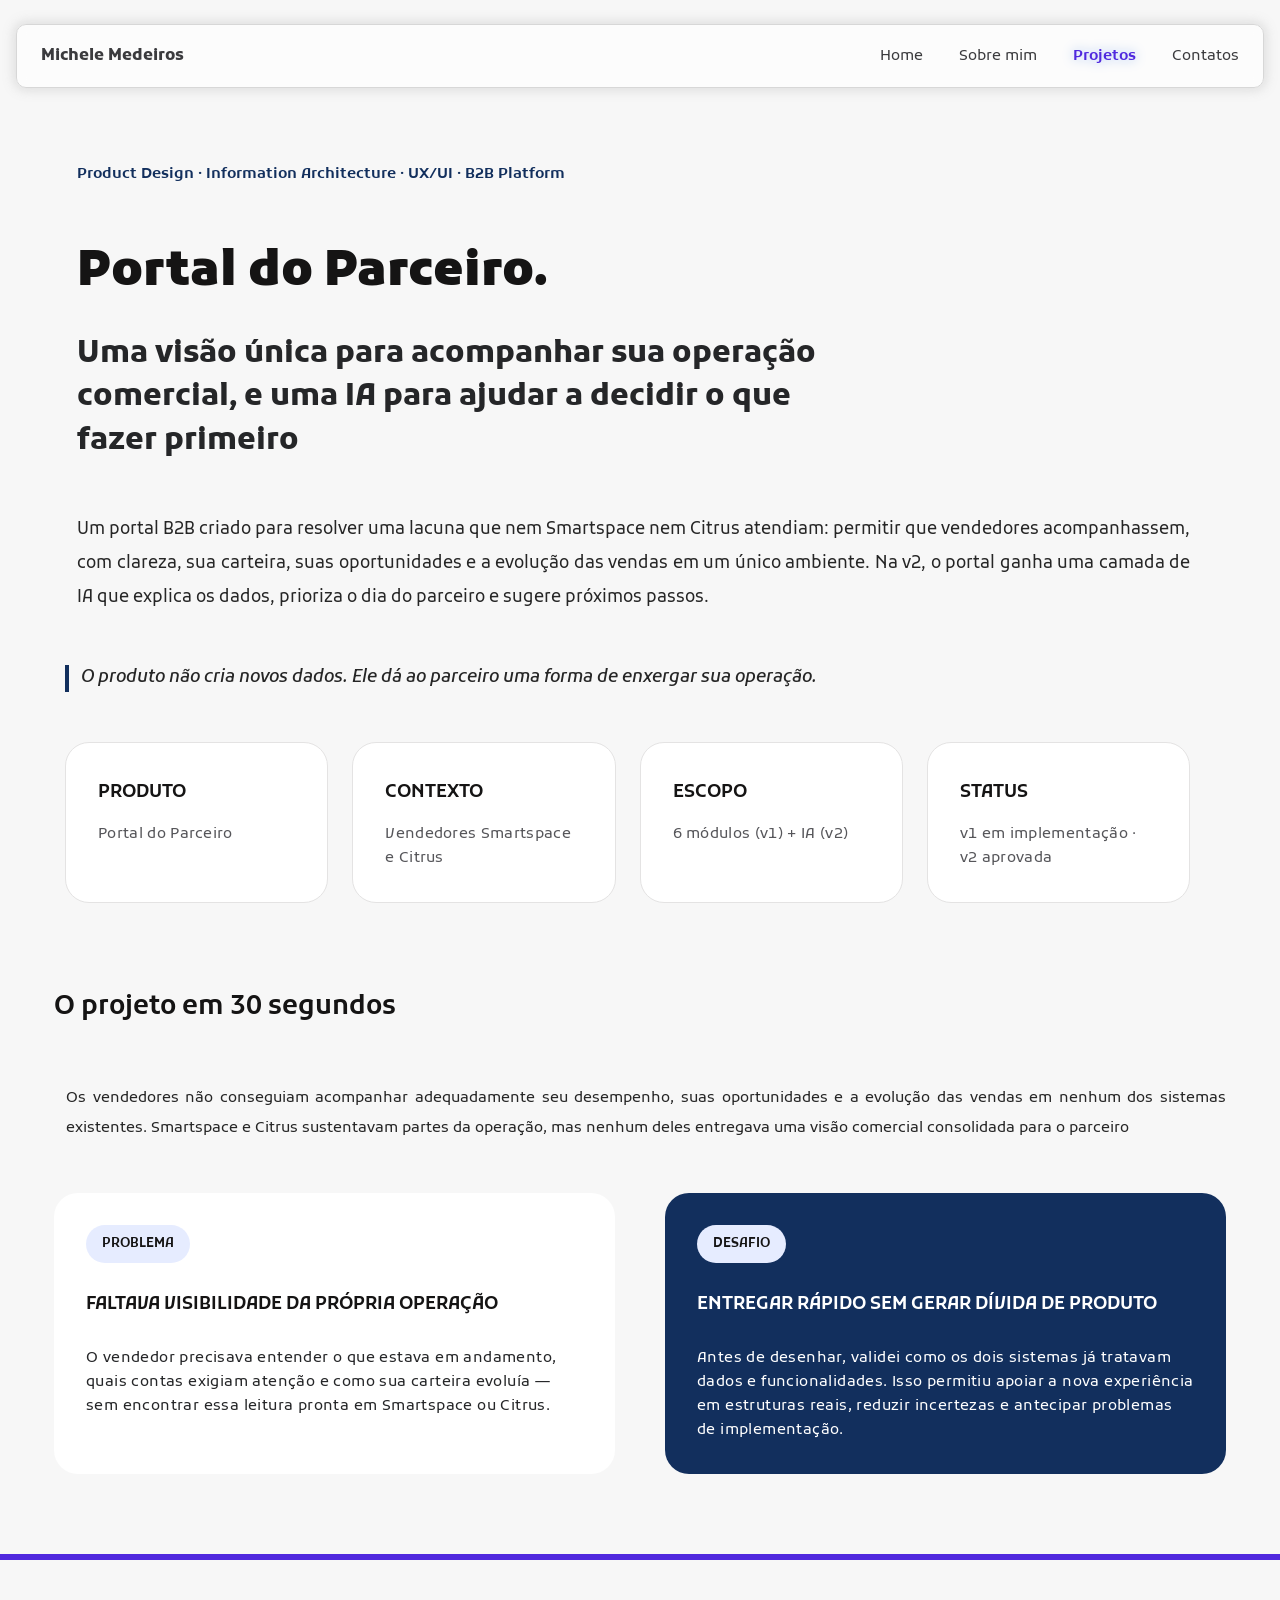
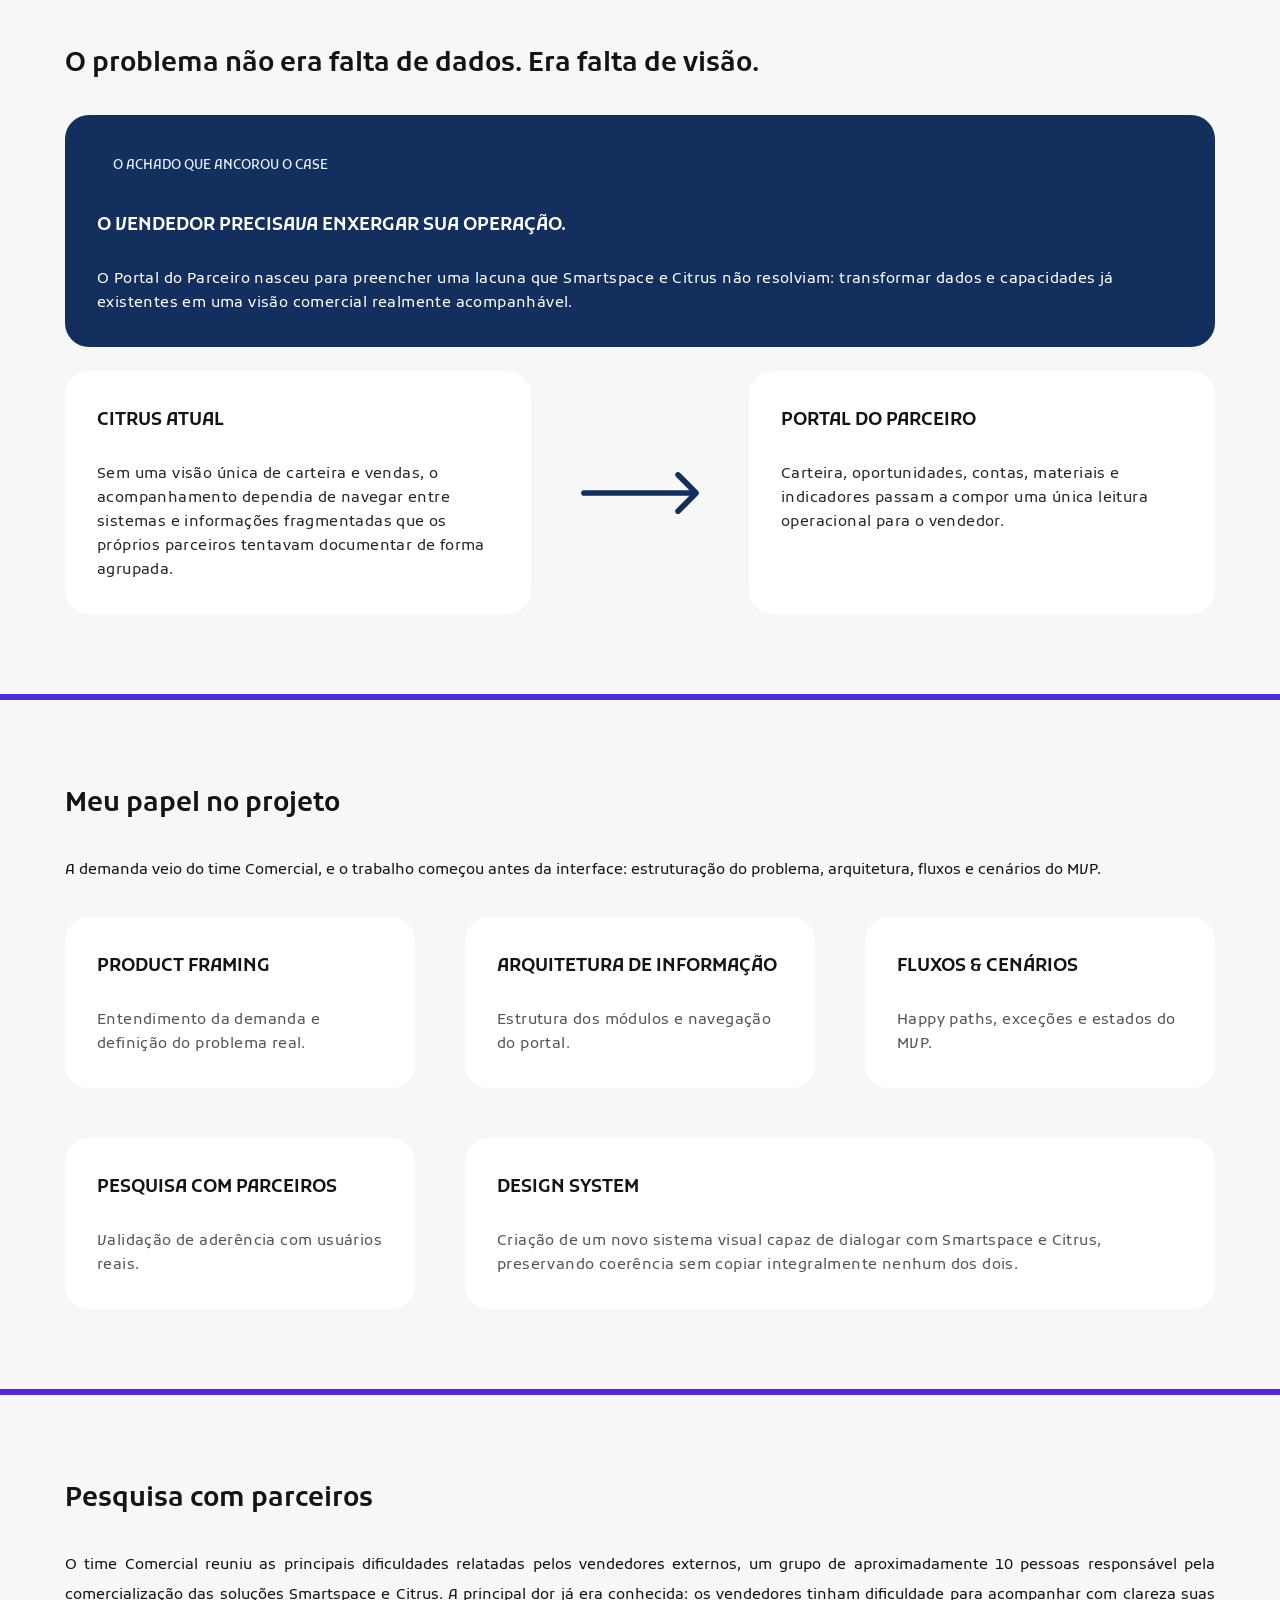
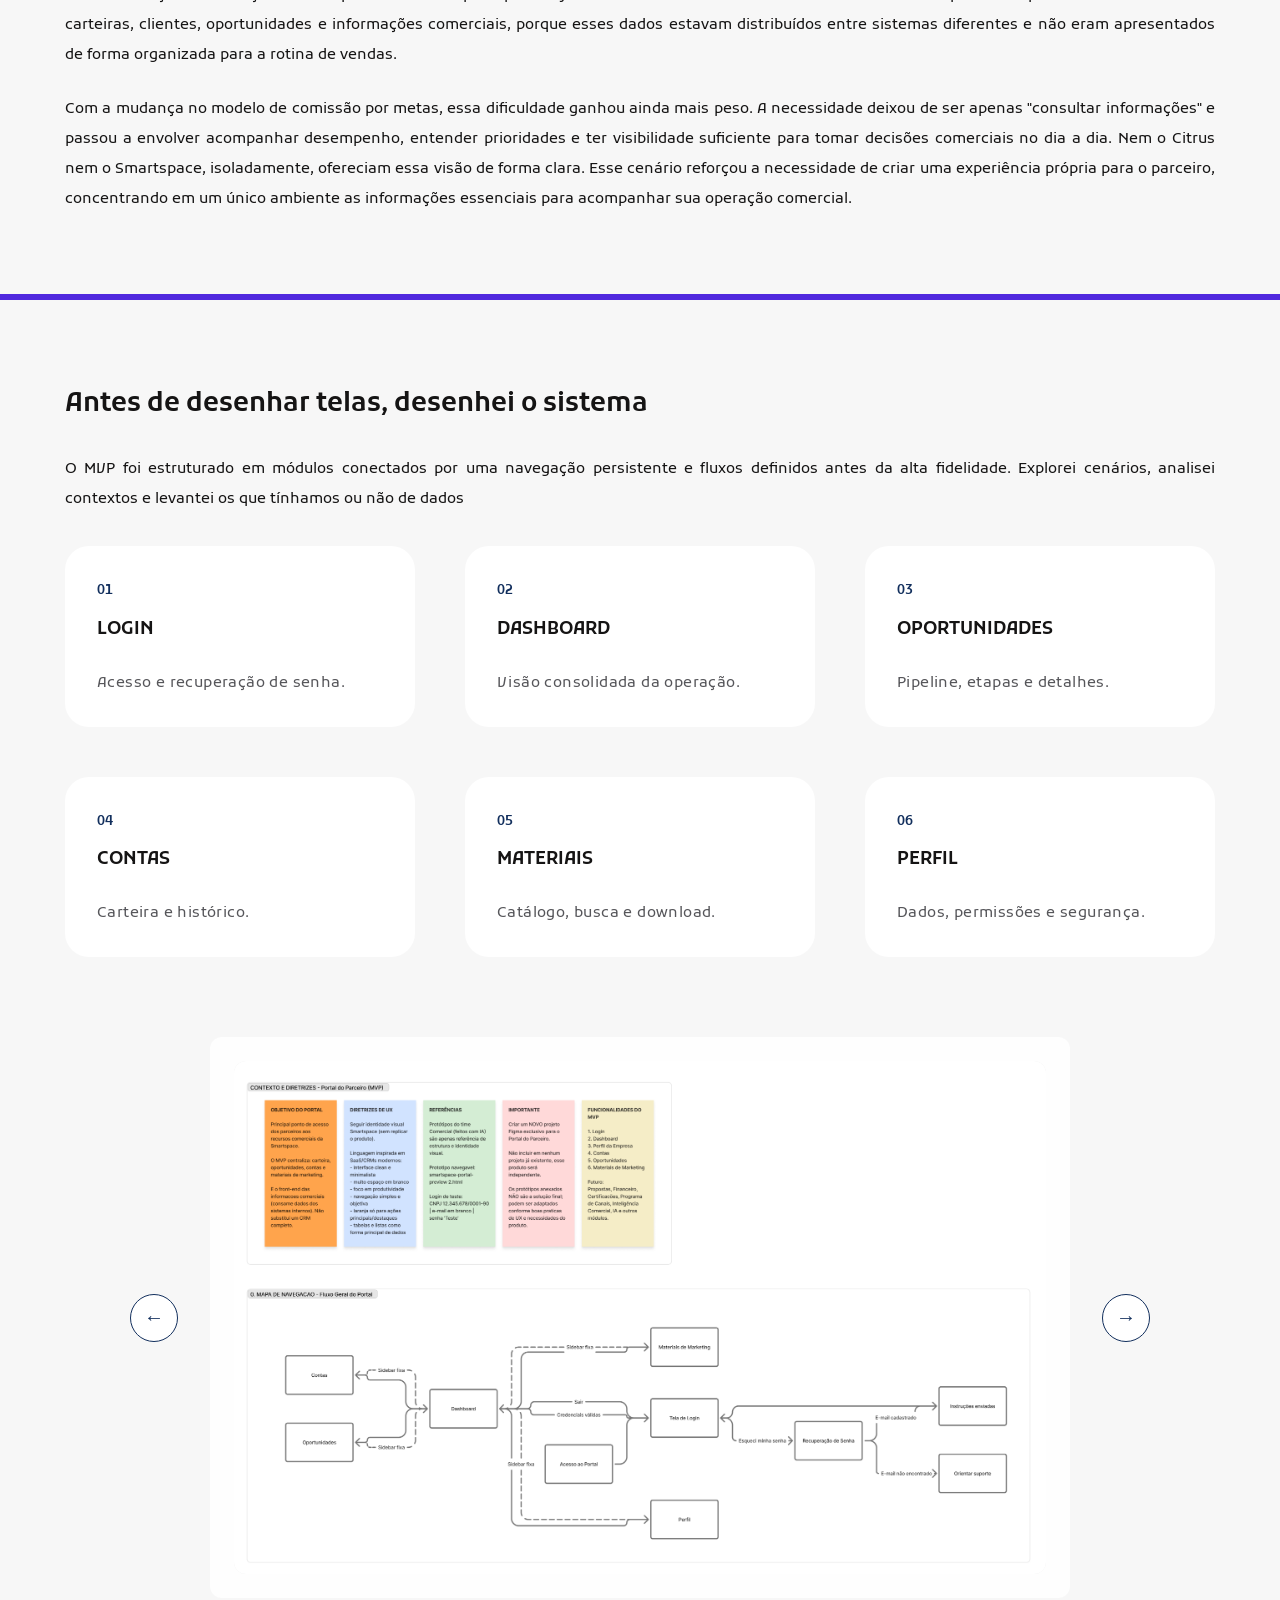
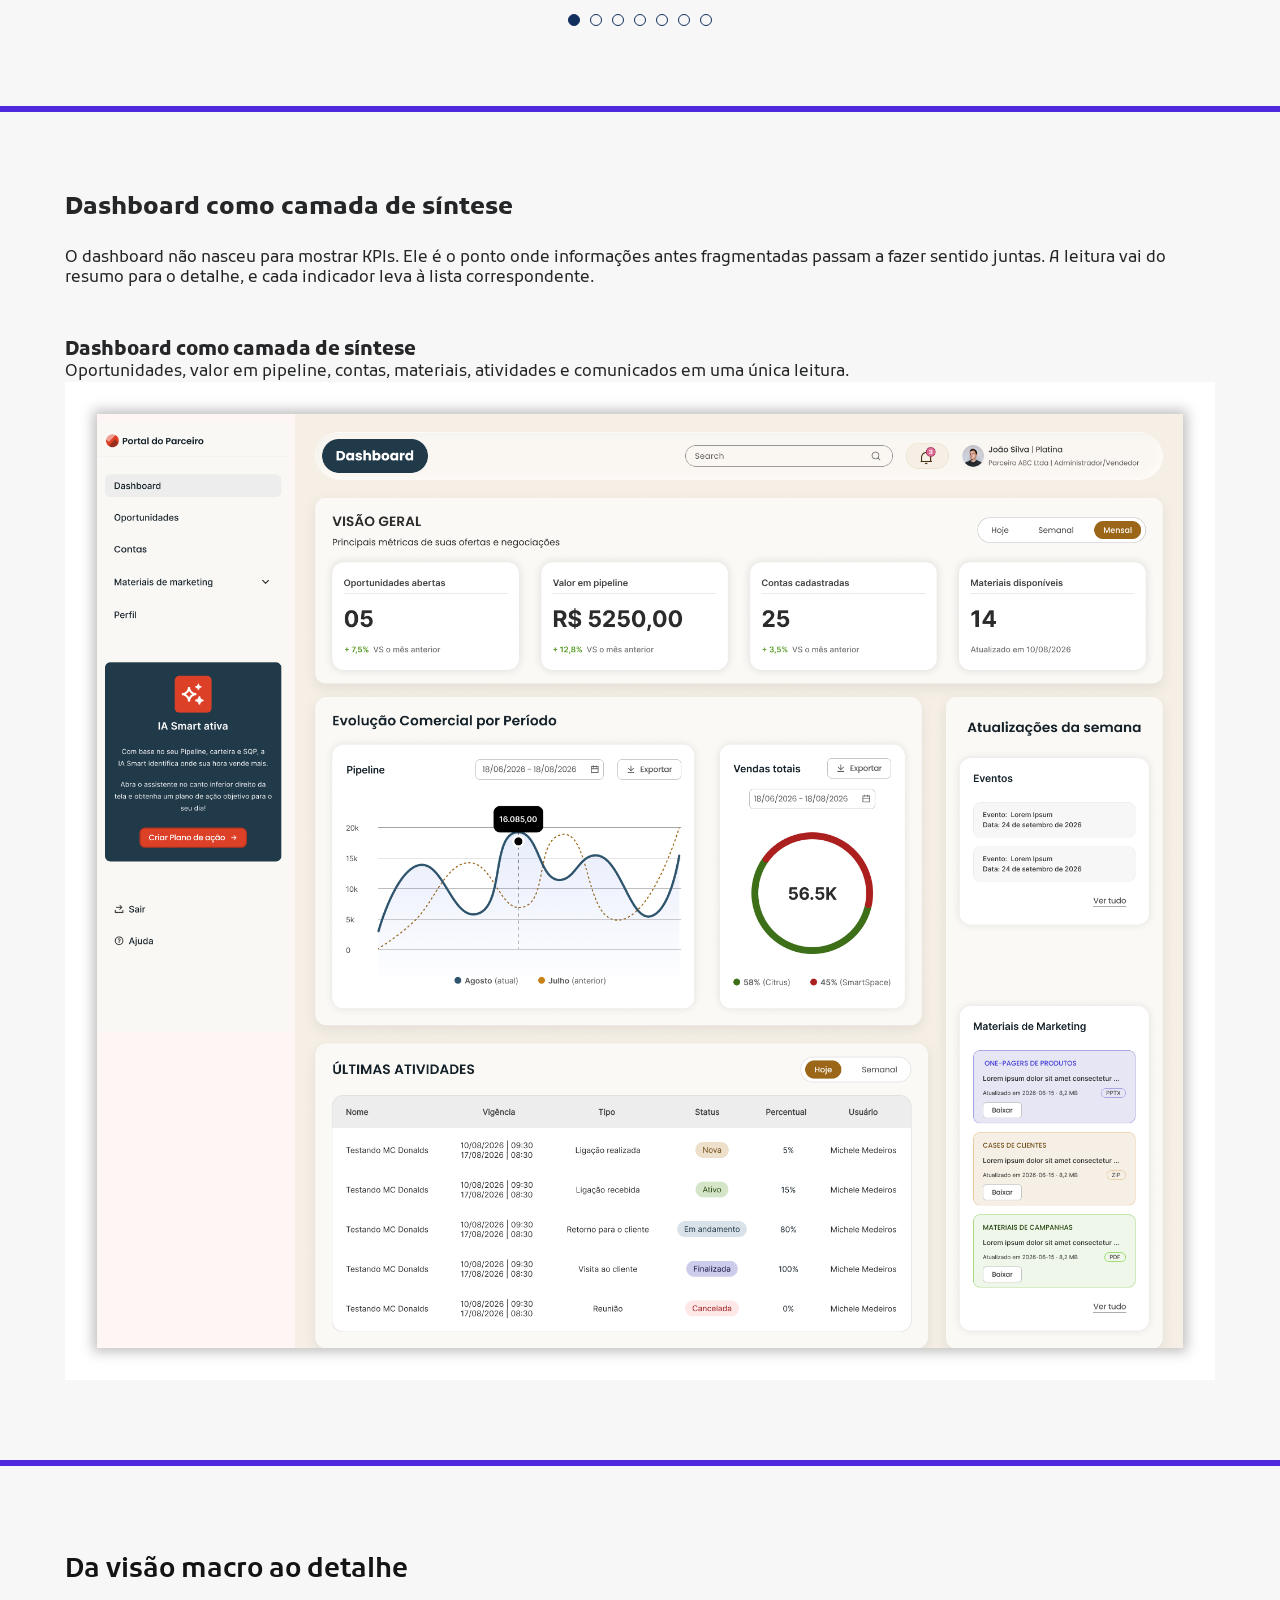
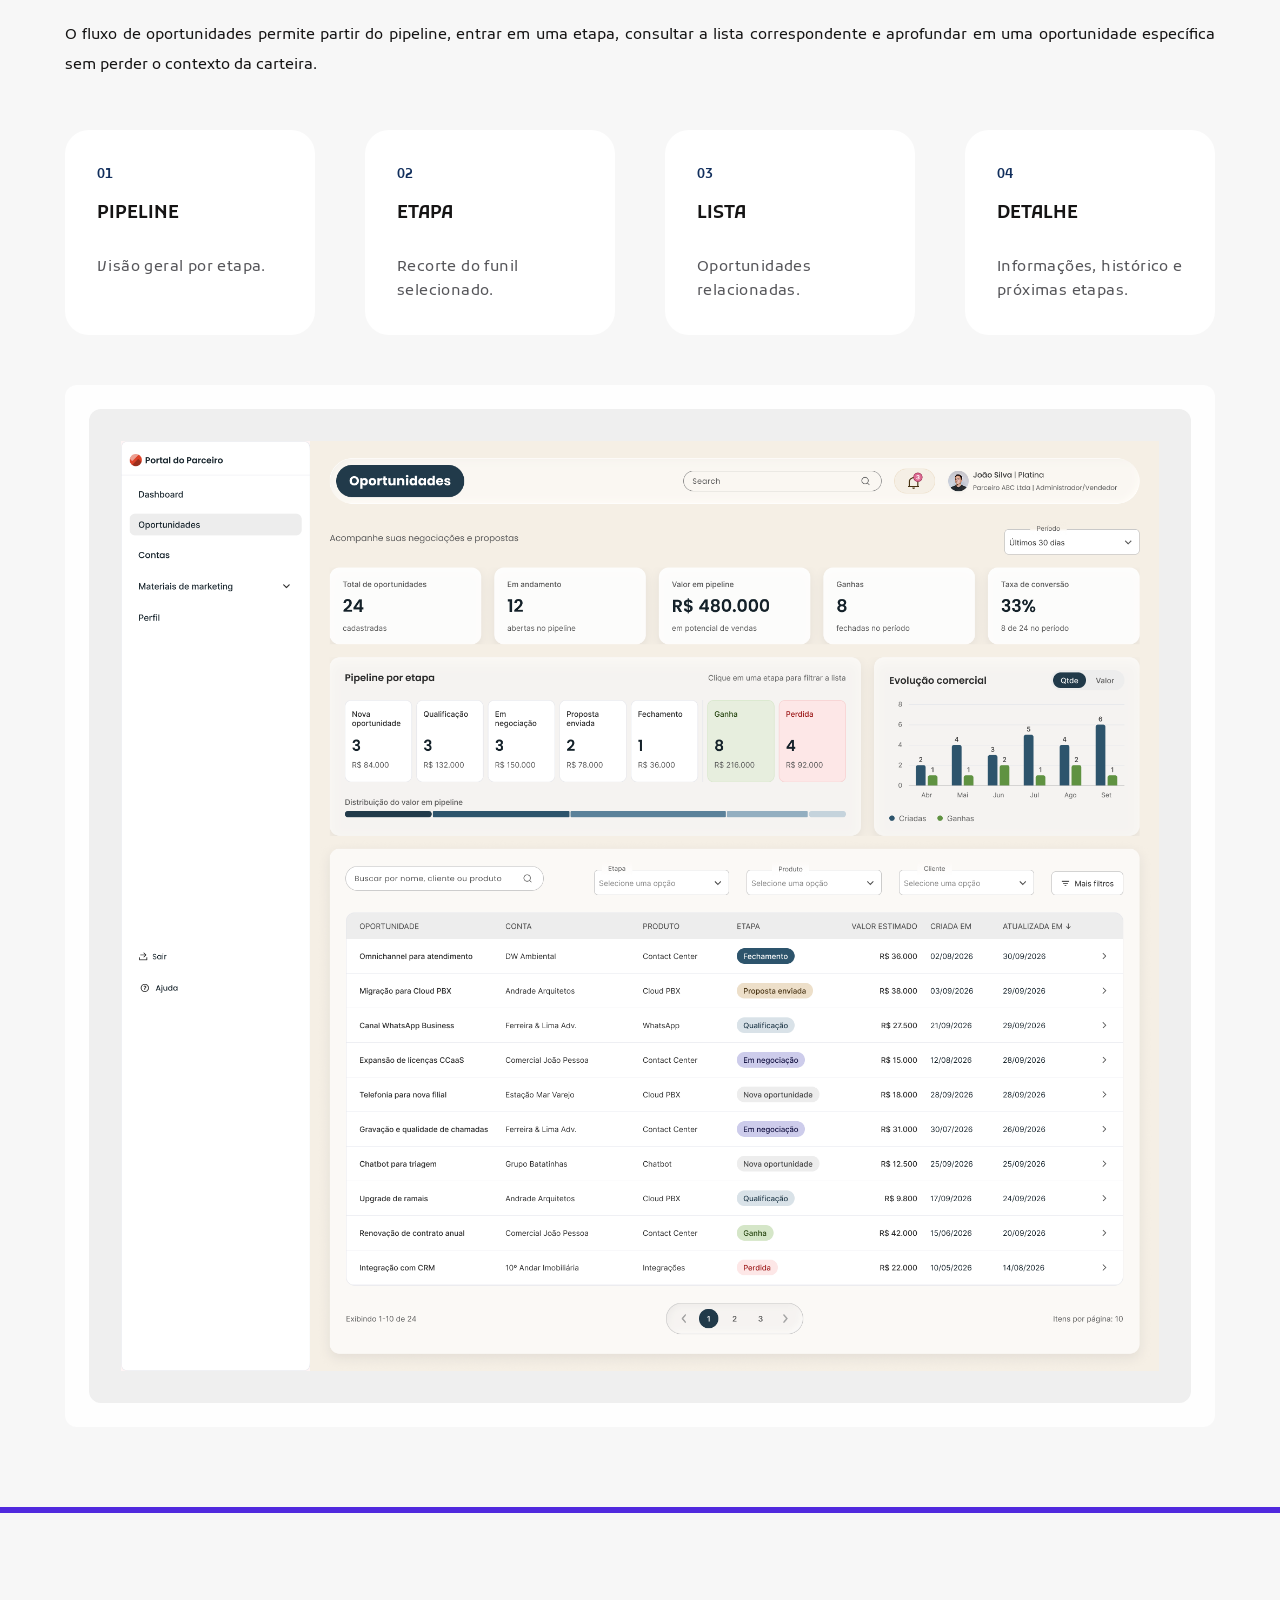
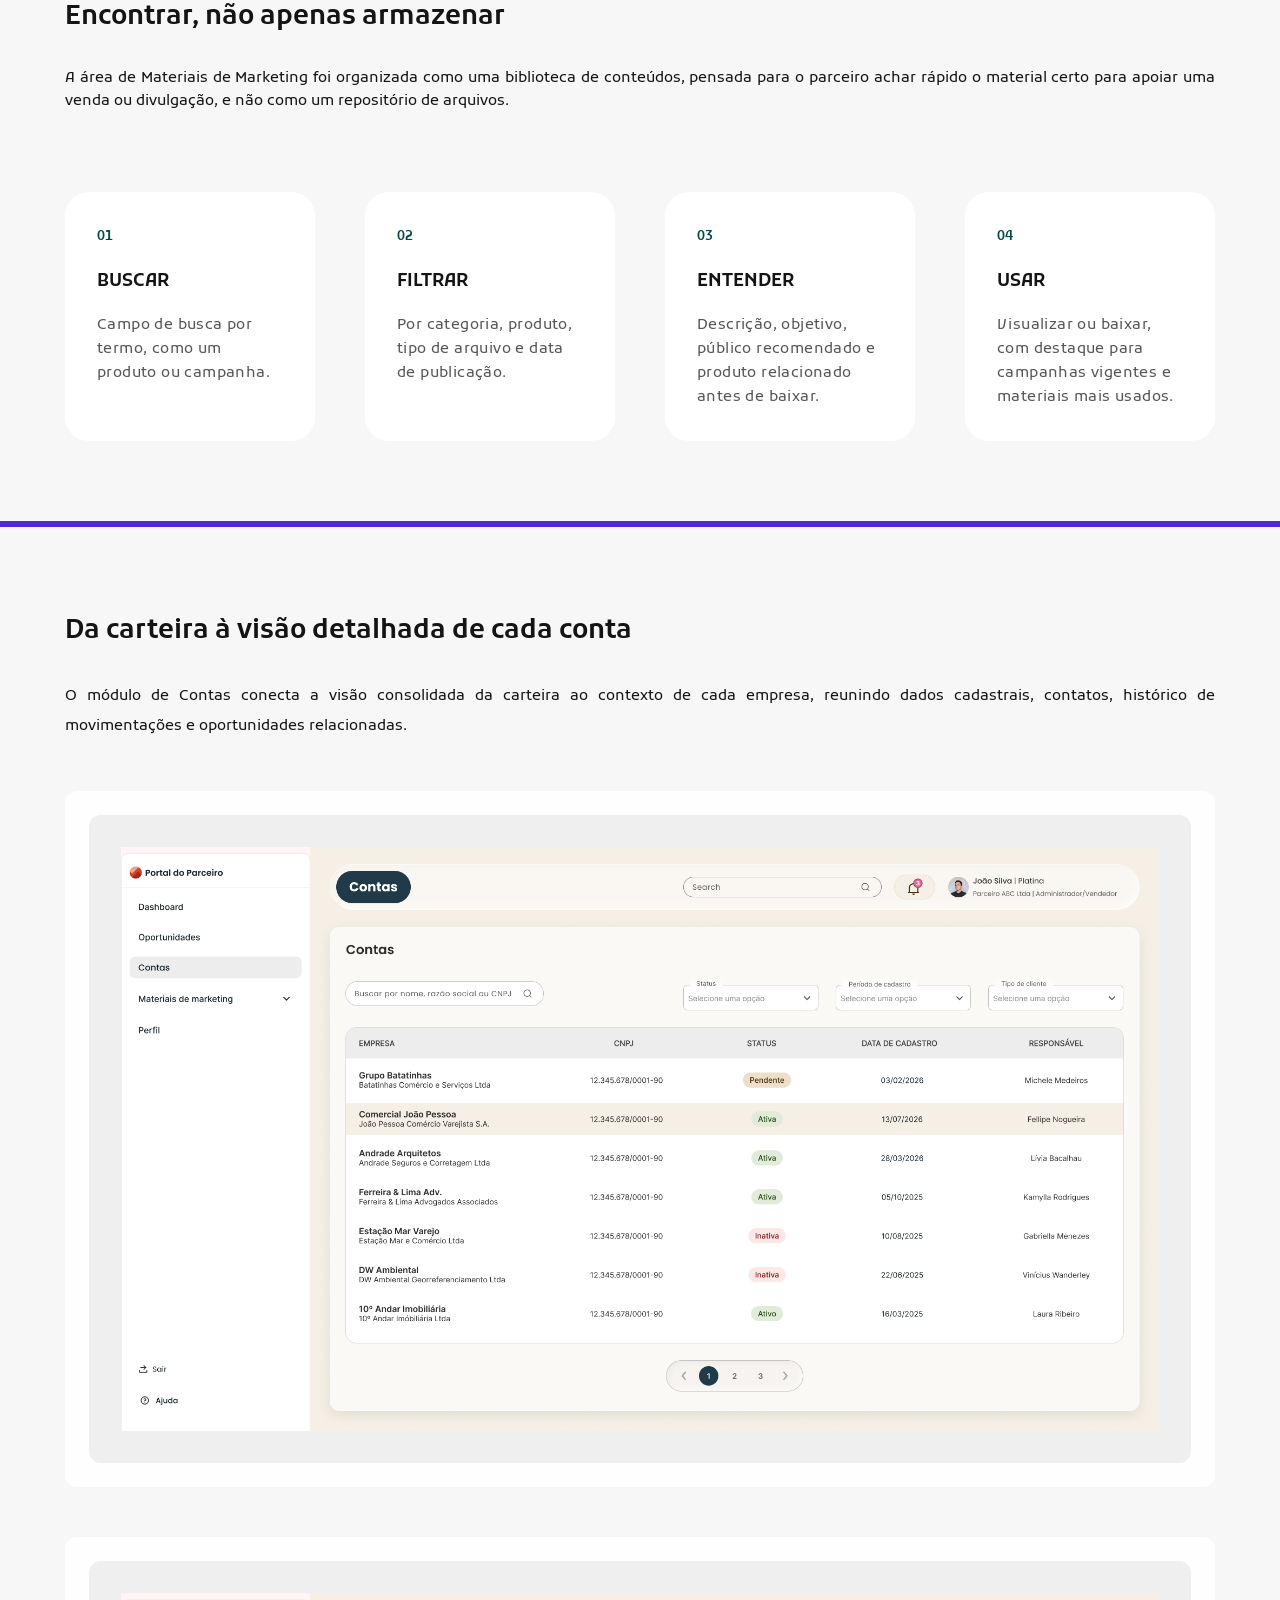
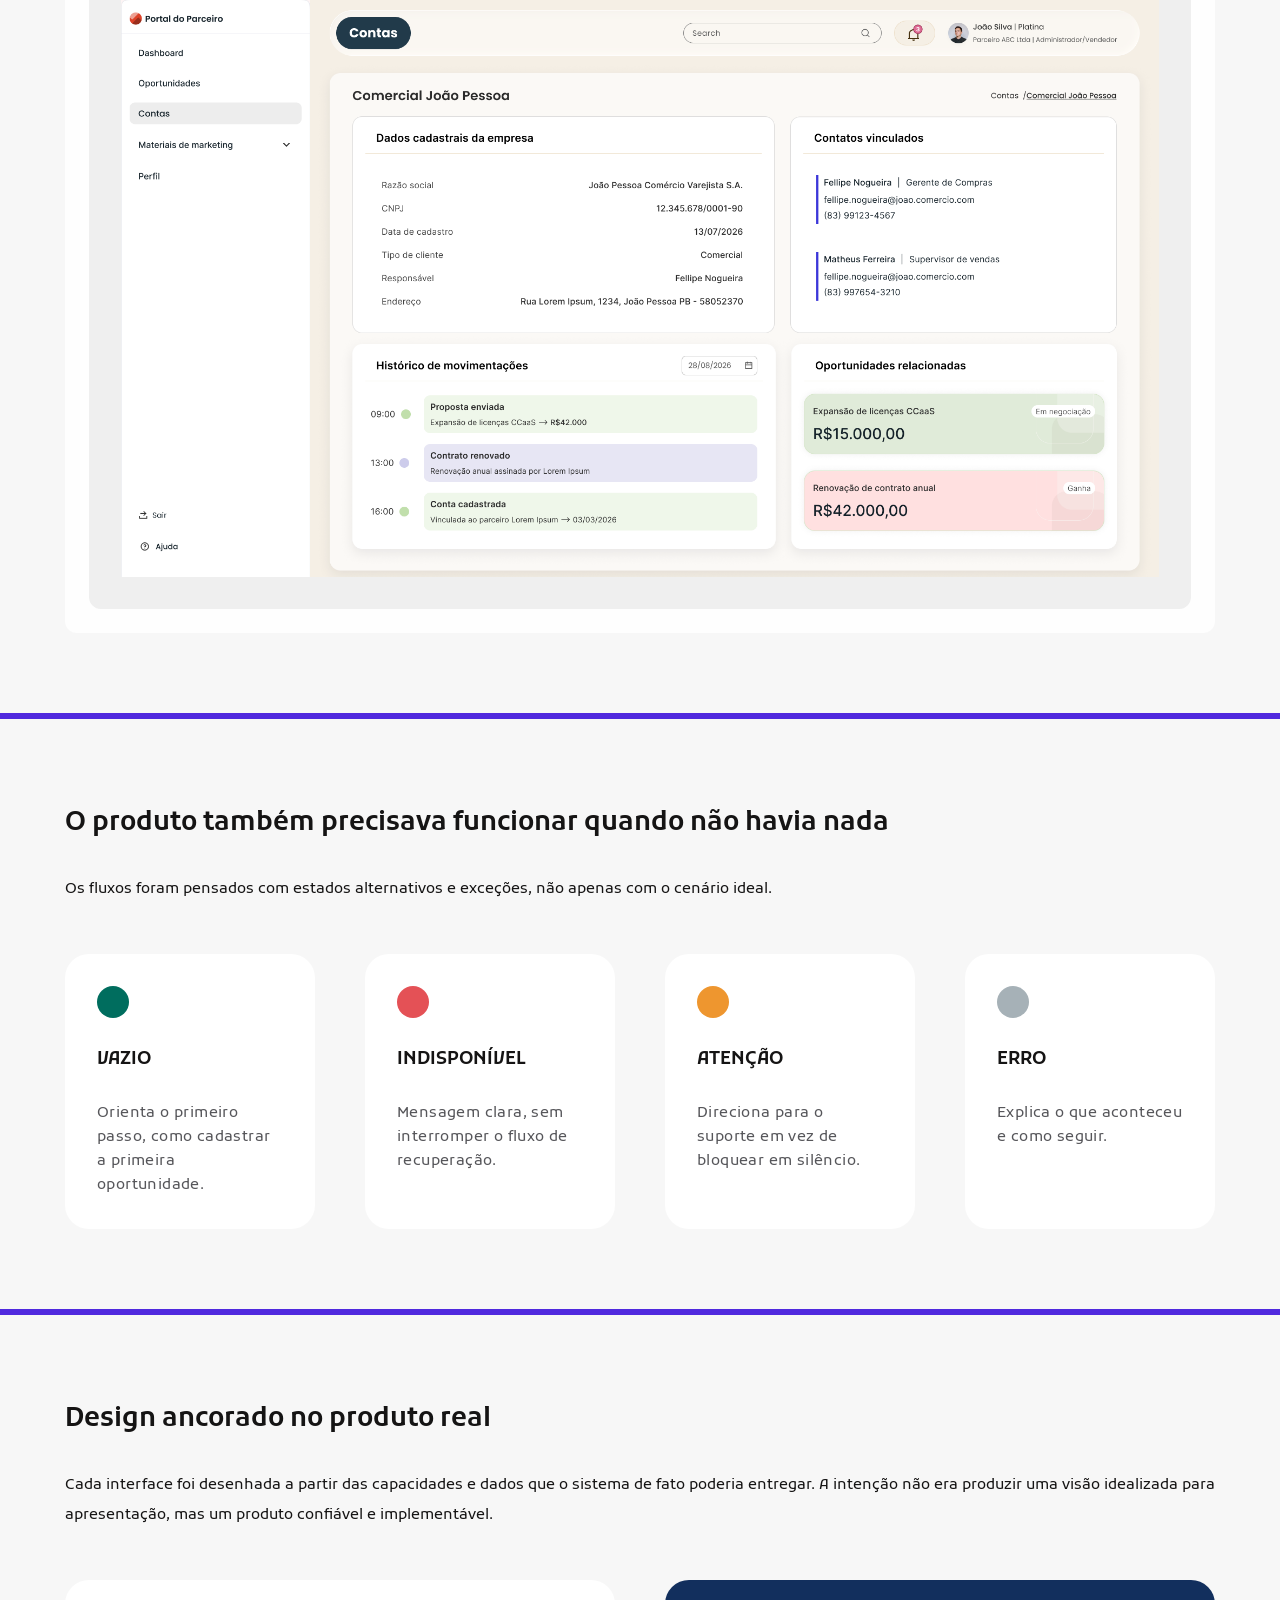
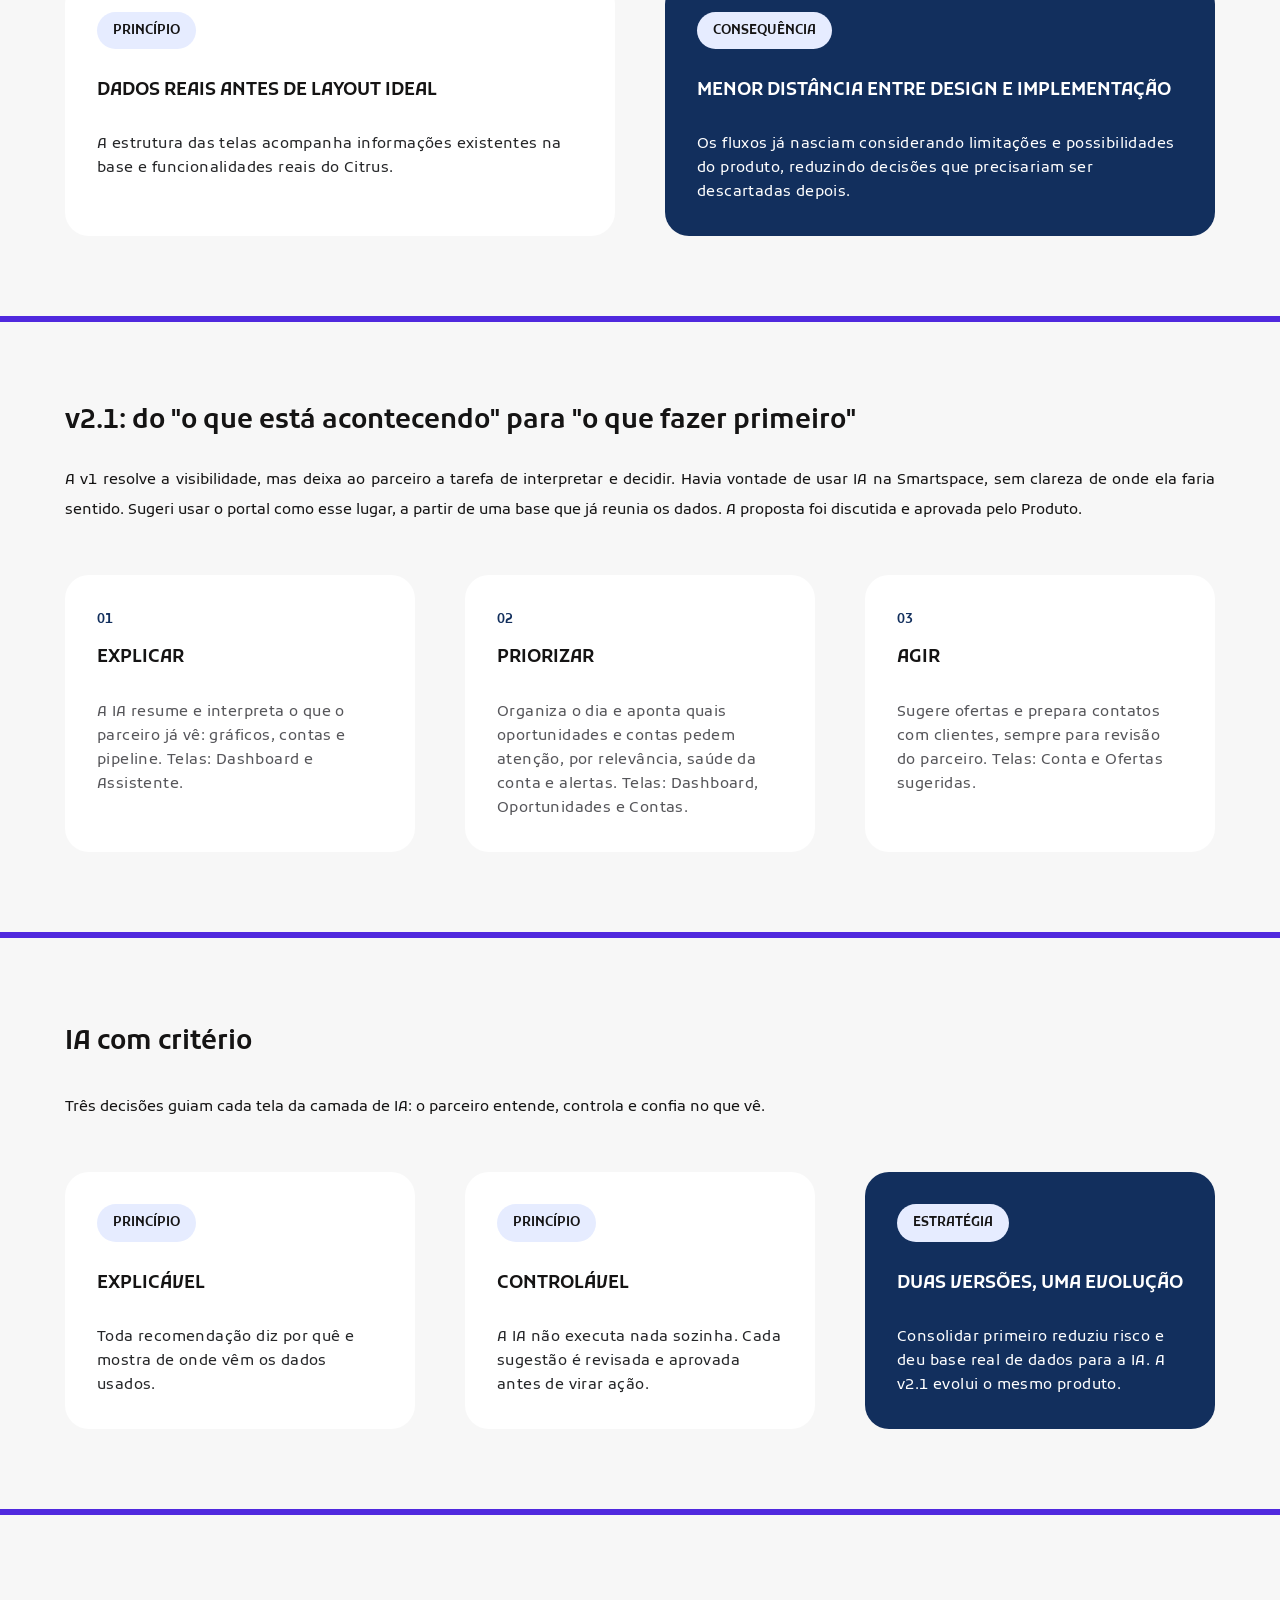
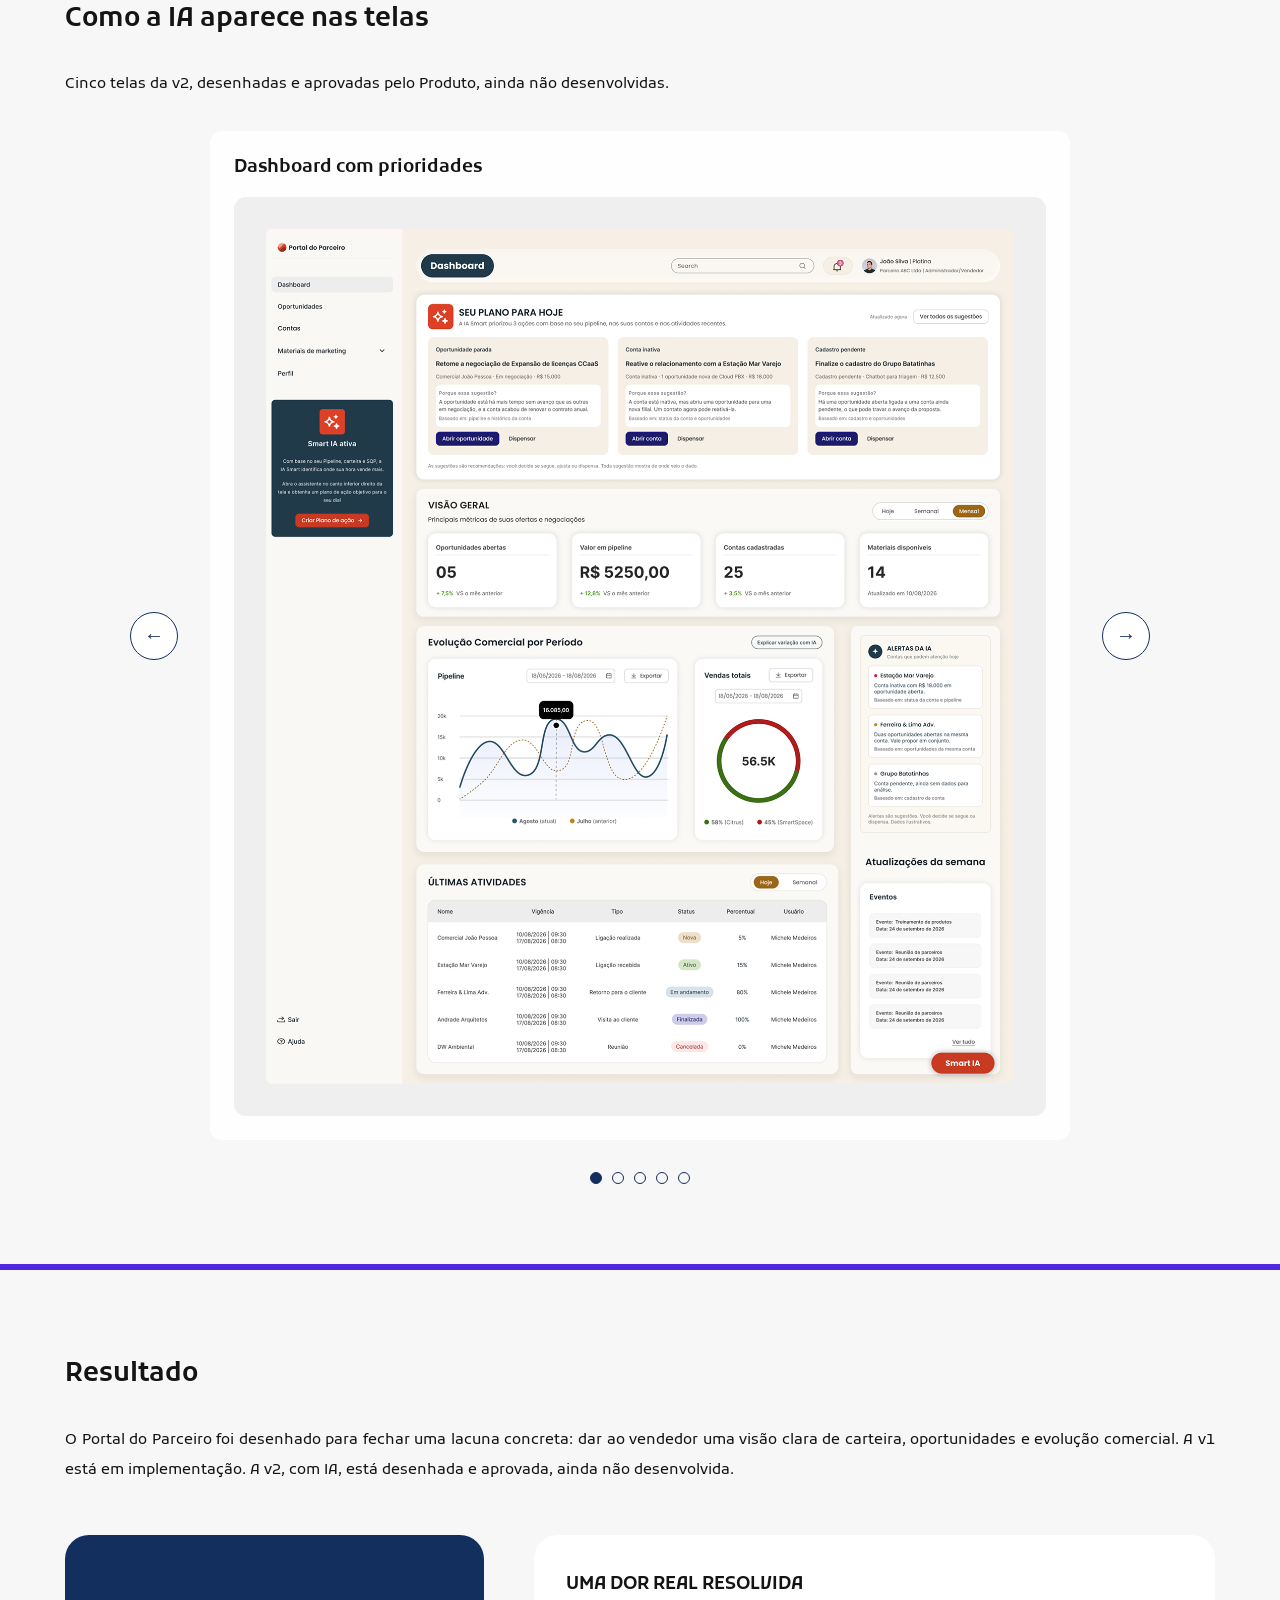
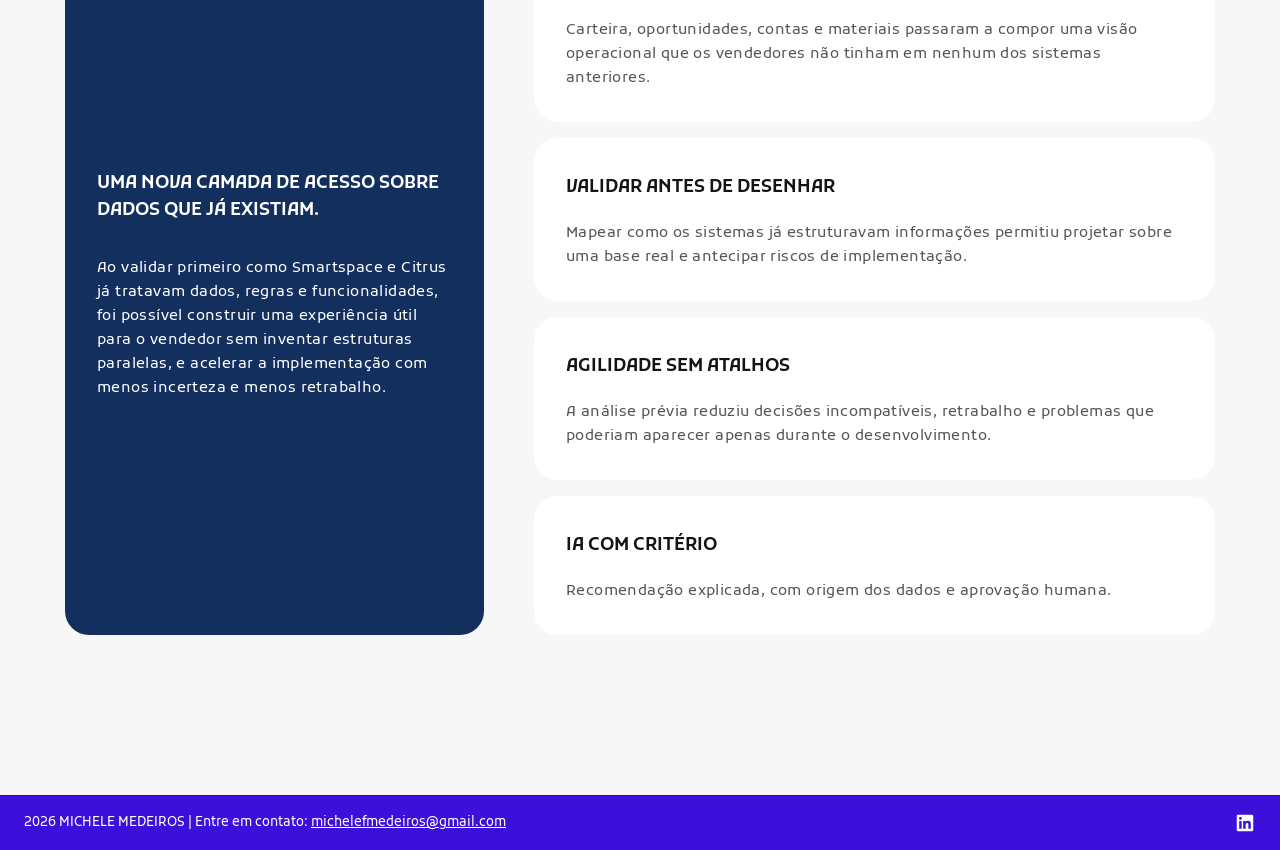
<file: documentacao-portal-parceiro.html>
<!doctype html>
<html lang="pt-BR">
<head>
  <meta charset="UTF-8">
  <meta name="viewport" content="width=device-width, initial-scale=1.0">
  <title>Portal do Parceiro — Michele Medeiros</title>
  <meta name="description" content="Documentação do case Portal do Parceiro: portal B2B para acompanhar carteira, oportunidades e evolução das vendas.">
  <link rel="preconnect" href="https://fonts.googleapis.com">
  <link rel="preconnect" href="https://fonts.gstatic.com" crossorigin>
  <link href="https://fonts.googleapis.com/css2?family=Kufam:ital,wght@0,400;0,500;0,600;0,700;0,900;1,400;1,500;1,600&family=Poppins:wght@700&display=swap" rel="stylesheet">
  <link rel="stylesheet" href="css/style.css?v=27">
  <link rel="stylesheet" href="css/documentacao-portal-parceiro.css">
</head>
<body>

  <!-- Seção 1: Cabeçalho -->
  <header class="navbar-wrap">
    <nav class="navbar container" aria-label="Navegação principal">
      <a href="index.html" class="navbar__brand">Michele Medeiros</a>
      <button class="navbar__toggle" id="navToggle" aria-label="Abrir menu" aria-expanded="false" aria-controls="navLinks">
        <span></span><span></span><span></span>
      </button>
      <div class="navbar__links" id="navLinks">
        <a href="index.html">Home</a>
        <a href="sobre-mim.html">Sobre mim</a>
        <a href="projetos.html" class="is-active">Projetos</a>
        <a href="contatos.html">Contatos</a>
      </div>
    </nav>
  </header>

  <div class="partner-doc">

    <!-- Seção 2: Apresentação do projeto -->
    <section class="partner-hero">
      <div class="partner-hero__info">
        <p class="partner-hero__tags">Product Design · Information Architecture · UX/UI · B2B Platform</p>

        <div class="partner-hero__title">
          <h1 class="partner-hero__name">Portal do Parceiro.</h1>
          <p class="partner-hero__subtitle">Uma visão única para acompanhar sua operação comercial, e uma IA para ajudar a decidir o que fazer primeiro</p>
        </div>

        <p class="partner-hero__desc">Um portal B2B criado para resolver uma lacuna que nem Smartspace nem Citrus atendiam: permitir que vendedores acompanhassem, com clareza, sua carteira, suas oportunidades e a evolução das vendas em um único ambiente. Na v2, o portal ganha uma camada de IA que explica os dados, prioriza o dia do parceiro e sugere próximos passos.</p>

        <blockquote class="partner-hero__quote">O produto não cria novos dados. Ele dá ao parceiro uma forma de enxergar sua operação.</blockquote>

        <div class="partner-hero__cards">
          <div class="partner-hero__card">
            <p class="partner-hero__card-title">Produto</p>
            <p class="partner-hero__card-text">Portal do Parceiro</p>
          </div>
          <div class="partner-hero__card">
            <p class="partner-hero__card-title">Contexto</p>
            <p class="partner-hero__card-text">Vendedores Smartspace e Citrus</p>
          </div>
          <div class="partner-hero__card">
            <p class="partner-hero__card-title">Escopo</p>
            <p class="partner-hero__card-text">6 módulos (v1) + IA (v2)</p>
          </div>
          <div class="partner-hero__card">
            <p class="partner-hero__card-title">Status</p>
            <p class="partner-hero__card-text">v1 em implementação · v2 aprovada</p>
          </div>
        </div>
      </div>
    </section>

    <!-- Seção 3: O projeto em 30 segundos -->
    <section class="partner-summary">
      <h2 class="partner-summary__title">O projeto em 30 segundos</h2>

      <p class="partner-summary__text">Os vendedores não conseguiam acompanhar adequadamente seu desempenho, suas oportunidades e a evolução das vendas em nenhum dos sistemas existentes. Smartspace e Citrus sustentavam partes da operação, mas nenhum deles entregava uma visão comercial consolidada para o parceiro</p>

      <div class="partner-summary__cards">
        <article class="partner-summary__card">
          <span class="partner-summary__pill">Problema</span>
          <h3 class="partner-summary__card-title">Faltava visibilidade da própria operação</h3>
          <p class="partner-summary__card-text">O vendedor precisava entender o que estava em andamento, quais contas exigiam atenção e como sua carteira evoluía — sem encontrar essa leitura pronta em Smartspace ou Citrus.</p>
        </article>

        <article class="partner-summary__card partner-summary__card--dark">
          <span class="partner-summary__pill">Desafio</span>
          <h3 class="partner-summary__card-title">Entregar rápido sem gerar dívida de produto</h3>
          <p class="partner-summary__card-text">Antes de desenhar, validei como os dois sistemas já tratavam dados e funcionalidades. Isso permitiu apoiar a nova experiência em estruturas reais, reduzir incertezas e antecipar problemas de implementação.</p>
        </article>
      </div>
    </section>

    <div class="partner-divider"></div>

    <!-- Seção 4: O problema não era falta de dados. Era falta de visão. -->
    <section class="partner-vision">
      <h2 class="partner-vision__title">O problema não era falta de dados. Era falta de visão.</h2>

      <article class="partner-vision__anchor">
        <span class="partner-vision__label">O achado que ancorou o case</span>
        <h3 class="partner-vision__anchor-title">O vendedor precisava enxergar sua operação.</h3>
        <p class="partner-vision__anchor-text">O Portal do Parceiro nasceu para preencher uma lacuna que Smartspace e Citrus não resolviam: transformar dados e capacidades já existentes em uma visão comercial realmente acompanhável.</p>
      </article>

      <div class="partner-vision__compare">
        <article class="partner-vision__card">
          <h3 class="partner-vision__card-title">Citrus atual</h3>
          <p class="partner-vision__card-text">Sem uma visão única de carteira e vendas, o acompanhamento dependia de navegar entre sistemas e informações fragmentadas que os próprios parceiros tentavam documentar de forma agrupada.</p>
        </article>
        <img class="partner-vision__arrow" src="assets/images/partner/arrow.svg" alt="" width="118" height="44">
        <article class="partner-vision__card">
          <h3 class="partner-vision__card-title">Portal do parceiro</h3>
          <p class="partner-vision__card-text">Carteira, oportunidades, contas, materiais e indicadores passam a compor uma única leitura operacional para o vendedor.</p>
        </article>
      </div>
    </section>

    <div class="partner-divider"></div>

    <!-- Seção 5: Meu papel no projeto -->
    <section class="partner-role">
      <div class="partner-role__intro">
        <h2 class="partner-role__title">Meu papel no projeto</h2>
        <p class="partner-role__text">A demanda veio do time Comercial, e o trabalho começou antes da interface: estruturação do problema, arquitetura, fluxos e cenários do MVP.</p>
      </div>

      <div class="partner-role__grid">
        <article class="partner-role__card">
          <h3 class="partner-role__card-title">Product framing</h3>
          <p class="partner-role__card-text">Entendimento da demanda e definição do problema real.</p>
        </article>
        <article class="partner-role__card">
          <h3 class="partner-role__card-title">Arquitetura de informação</h3>
          <p class="partner-role__card-text">Estrutura dos módulos e navegação do portal.</p>
        </article>
        <article class="partner-role__card">
          <h3 class="partner-role__card-title">Fluxos &amp; cenários</h3>
          <p class="partner-role__card-text">Happy paths, exceções e estados do MVP.</p>
        </article>
        <article class="partner-role__card">
          <h3 class="partner-role__card-title">Pesquisa com parceiros</h3>
          <p class="partner-role__card-text">Validação de aderência com usuários reais.</p>
        </article>
        <article class="partner-role__card partner-role__card--wide">
          <h3 class="partner-role__card-title">Design System</h3>
          <p class="partner-role__card-text">Criação de um novo sistema visual capaz de dialogar com Smartspace e Citrus, preservando coerência sem copiar integralmente nenhum dos dois.</p>
        </article>
      </div>
    </section>

    <div class="partner-divider"></div>

    <!-- Pesquisa com parceiros -->
    <section class="partner-research">
      <div class="partner-research__intro">
        <h2 class="partner-research__title">Pesquisa com parceiros</h2>
        <p class="partner-research__text">O time Comercial reuniu as principais dificuldades relatadas pelos vendedores externos, um grupo de aproximadamente 10 pessoas responsável pela comercialização das soluções Smartspace e Citrus. A principal dor já era conhecida: os vendedores tinham dificuldade para acompanhar com clareza suas carteiras, clientes, oportunidades e informações comerciais, porque esses dados estavam distribuídos entre sistemas diferentes e não eram apresentados de forma organizada para a rotina de vendas.</p>
        <p class="partner-research__text">Com a mudança no modelo de comissão por metas, essa dificuldade ganhou ainda mais peso. A necessidade deixou de ser apenas "consultar informações" e passou a envolver acompanhar desempenho, entender prioridades e ter visibilidade suficiente para tomar decisões comerciais no dia a dia. Nem o Citrus nem o Smartspace, isoladamente, ofereciam essa visão de forma clara. Esse cenário reforçou a necessidade de criar uma experiência própria para o parceiro, concentrando em um único ambiente as informações essenciais para acompanhar sua operação comercial.</p>
      </div>
    </section>

    <div class="partner-divider"></div>

    <!-- Seção 6: Antes de desenhar telas, desenhei o sistema -->
    <section class="partner-system">
      <div class="partner-system__intro">
        <h2 class="partner-system__title">Antes de desenhar telas, desenhei o sistema</h2>
        <p class="partner-system__text">O MVP foi estruturado em módulos conectados por uma navegação persistente e fluxos definidos antes da alta fidelidade. Explorei cenários, analisei contextos e levantei os que tínhamos ou não de dados</p>
      </div>

      <div class="partner-system__modules">
        <article class="partner-system__module">
          <div class="partner-system__module-head">
            <span class="partner-system__module-number">01</span>
            <h3 class="partner-system__module-title">login</h3>
          </div>
          <p class="partner-system__module-text">Acesso e recuperação de senha.</p>
        </article>
        <article class="partner-system__module">
          <div class="partner-system__module-head">
            <span class="partner-system__module-number">02</span>
            <h3 class="partner-system__module-title">dashboard</h3>
          </div>
          <p class="partner-system__module-text">Visão consolidada da operação.</p>
        </article>
        <article class="partner-system__module">
          <div class="partner-system__module-head">
            <span class="partner-system__module-number">03</span>
            <h3 class="partner-system__module-title">oportunidades</h3>
          </div>
          <p class="partner-system__module-text">Pipeline, etapas e detalhes.</p>
        </article>
        <article class="partner-system__module">
          <div class="partner-system__module-head">
            <span class="partner-system__module-number">04</span>
            <h3 class="partner-system__module-title">contas</h3>
          </div>
          <p class="partner-system__module-text">Carteira e histórico.</p>
        </article>
        <article class="partner-system__module">
          <div class="partner-system__module-head">
            <span class="partner-system__module-number">05</span>
            <h3 class="partner-system__module-title">materiais</h3>
          </div>
          <p class="partner-system__module-text">Catálogo, busca e download.</p>
        </article>
        <article class="partner-system__module">
          <div class="partner-system__module-head">
            <span class="partner-system__module-number">06</span>
            <h3 class="partner-system__module-title">Perfil</h3>
          </div>
          <p class="partner-system__module-text">Dados, permissões e segurança.</p>
        </article>
      </div>
    </section>

    <!-- Seção 7: Fluxos do MVP (diagramas em carrossel: um por vez) -->
    <section class="partner-flows" data-carousel>
      <div class="partner-flows__stage">
        <button class="partner-flows__btn" type="button" data-dir="-1" aria-label="Diagrama anterior">&larr;</button>
        <div class="partner-flows__track" data-carousel-track>
      <figure class="partner-flow is-active" data-carousel-slide>
        <div class="partner-flow__inner partner-flow__inner--crop">
          <img src="assets/images/partner/flow-1.png" alt="Diagrama de fluxo 1 do MVP do Portal do Parceiro" width="4096" height="2738">
        </div>
      </figure>
      <figure class="partner-flow" data-carousel-slide>
        <div class="partner-flow__inner">
          <img src="assets/images/partner/flow-2.png" alt="Diagrama de fluxo 2 do MVP do Portal do Parceiro" width="2368" height="2784">
        </div>
      </figure>
      <figure class="partner-flow" data-carousel-slide>
        <div class="partner-flow__inner">
          <img src="assets/images/partner/flow-3.png" alt="Diagrama de fluxo 3 do MVP do Portal do Parceiro" width="3488" height="2976">
        </div>
      </figure>
      <figure class="partner-flow" data-carousel-slide>
        <div class="partner-flow__inner">
          <img src="assets/images/partner/flow-4.png" alt="Diagrama de fluxo 4 do MVP do Portal do Parceiro" width="3136" height="2656">
        </div>
      </figure>
      <figure class="partner-flow" data-carousel-slide>
        <div class="partner-flow__inner">
          <img src="assets/images/partner/flow-5.png" alt="Diagrama de fluxo 5 do MVP do Portal do Parceiro" width="3616" height="3136">
        </div>
      </figure>
      <figure class="partner-flow" data-carousel-slide>
        <div class="partner-flow__inner">
          <img src="assets/images/partner/flow-6.png" alt="Diagrama de fluxo 6 do MVP do Portal do Parceiro" width="2016" height="2560">
        </div>
      </figure>
      <figure class="partner-flow" data-carousel-slide>
        <div class="partner-flow__inner">
          <img src="assets/images/partner/flow-7.png" alt="Diagrama de fluxo 7 do MVP do Portal do Parceiro" width="2624" height="3584">
        </div>
      </figure>
        </div>
        <button class="partner-flows__btn" type="button" data-dir="1" aria-label="Próximo diagrama">&rarr;</button>
      </div>
      <div class="partner-flows__dots" data-carousel-dots>
          <button class="partner-flows__dot is-active" type="button" data-index="0" aria-label="Diagrama 1 de 7"></button>
          <button class="partner-flows__dot" type="button" data-index="1" aria-label="Diagrama 2 de 7"></button>
          <button class="partner-flows__dot" type="button" data-index="2" aria-label="Diagrama 3 de 7"></button>
          <button class="partner-flows__dot" type="button" data-index="3" aria-label="Diagrama 4 de 7"></button>
          <button class="partner-flows__dot" type="button" data-index="4" aria-label="Diagrama 5 de 7"></button>
          <button class="partner-flows__dot" type="button" data-index="5" aria-label="Diagrama 6 de 7"></button>
          <button class="partner-flows__dot" type="button" data-index="6" aria-label="Diagrama 7 de 7"></button>
      </div>
    </section>

    <div class="partner-divider"></div>

    <!-- Seção 8: Dashboard como cama de síntese -->
    <section class="partner-dashboard">
      <div class="partner-dashboard__intro">
        <h2 class=”partner-dashboard__title”>Dashboard como camada de síntese</h2>
        <p class=”partner-dashboard__text”>O dashboard não nasceu para mostrar KPIs. Ele é o ponto onde informações antes fragmentadas passam a fazer sentido juntas. A leitura vai do resumo para o detalhe, e cada indicador leva à lista correspondente.</p>
      </div>

      <div class=”partner-dashboard__panel”>
        <div class=”partner-dashboard__info”>
          <h3 class=”partner-dashboard__info-title”>Dashboard como camada de síntese</h3>
          <p class=”partner-dashboard__info-text”>Oportunidades, valor em pipeline, contas, materiais, atividades e comunicados em uma única leitura.</p>
        </div>
        <div class="partner-dashboard__visual">
          <img src="assets/images/partner/dashboard.png" alt="Tela do dashboard do Portal do Parceiro" width="1920" height="1650">
        </div>
      </div>
    </section>

    <div class="partner-divider"></div>

    <!-- Seção 9: Da visão macro ao detalhe -->
    <section class="partner-funnel">
      <div class="partner-funnel__intro">
        <h2 class="partner-funnel__title">Da visão macro ao detalhe</h2>
        <p class="partner-funnel__text">O fluxo de oportunidades permite partir do pipeline, entrar em uma etapa, consultar a lista correspondente e aprofundar em uma oportunidade específica sem perder o contexto da carteira.</p>
      </div>

      <div class="partner-funnel__steps">
        <article class="partner-funnel__step">
          <div class="partner-funnel__step-head">
            <span class="partner-funnel__step-number">01</span>
            <h3 class="partner-funnel__step-title">Pipeline</h3>
          </div>
          <p class="partner-funnel__step-text">Visão geral por etapa.</p>
        </article>
        <article class="partner-funnel__step">
          <div class="partner-funnel__step-head">
            <span class="partner-funnel__step-number">02</span>
            <h3 class="partner-funnel__step-title">Etapa</h3>
          </div>
          <p class="partner-funnel__step-text">Recorte do funil selecionado.</p>
        </article>
        <article class="partner-funnel__step">
          <div class="partner-funnel__step-head">
            <span class="partner-funnel__step-number">03</span>
            <h3 class="partner-funnel__step-title">Lista</h3>
          </div>
          <p class="partner-funnel__step-text">Oportunidades relacionadas.</p>
        </article>
        <article class="partner-funnel__step">
          <div class="partner-funnel__step-head">
            <span class="partner-funnel__step-number">04</span>
            <h3 class="partner-funnel__step-title">Detalhe</h3>
          </div>
          <p class="partner-funnel__step-text">Informações, histórico e próximas etapas.</p>
        </article>
      </div>

      <div class="partner-funnel__screen">
        <div class="partner-funnel__screen-inner">
          <img src="assets/images/partner/oportunidades.png" alt="Tela de oportunidades do Portal do Parceiro" width="1920" height="1720">
        </div>
      </div>
    </section>

    <div class="partner-divider"></div>

    <!-- Seção 10: Encontrar, não apenas armazenar -->
    <section class="partner-find">
      <div class="partner-find__intro">
        <h2 class="partner-find__title">Encontrar, não apenas armazenar</h2>
        <p class="partner-find__text">A área de Materiais de Marketing foi organizada como uma biblioteca de conteúdos, pensada para o parceiro achar rápido o material certo para apoiar uma venda ou divulgação, e não como um repositório de arquivos.</p>
      </div>

      <div class="partner-find__steps">
        <article class="partner-find__step">
          <span class="partner-find__number">01</span>
          <h3 class="partner-find__step-title">Buscar</h3>
          <p class="partner-find__step-text">Campo de busca por termo, como um produto ou campanha.</p>
        </article>
        <article class="partner-find__step">
          <span class="partner-find__number">02</span>
          <h3 class="partner-find__step-title">Filtrar</h3>
          <p class="partner-find__step-text">Por categoria, produto, tipo de arquivo e data de publicação.</p>
        </article>
        <article class="partner-find__step">
          <span class="partner-find__number">03</span>
          <h3 class="partner-find__step-title">Entender</h3>
          <p class="partner-find__step-text">Descrição, objetivo, público recomendado e produto relacionado antes de baixar.</p>
        </article>
        <article class="partner-find__step">
          <span class="partner-find__number">04</span>
          <h3 class="partner-find__step-title">Usar</h3>
          <p class="partner-find__step-text">Visualizar ou baixar, com destaque para campanhas vigentes e materiais mais usados.</p>
        </article>
      </div>
    </section>

    <div class="partner-divider"></div>

    <!-- Seção 12: Da carteira à visão detalhada de cada conta -->
    <section class="partner-accounts">
      <div class="partner-accounts__intro">
        <h2 class="partner-accounts__title">Da carteira à visão detalhada de cada conta</h2>
        <p class="partner-accounts__text">O módulo de Contas conecta a visão consolidada da carteira ao contexto de cada empresa, reunindo dados cadastrais, contatos, histórico de movimentações e oportunidades relacionadas.</p>
      </div>

      <figure class="partner-accounts__screen">
        <div class="partner-accounts__screen-inner">
          <img src="assets/images/partner/contas-1.png" alt="Tela da lista de contas do Portal do Parceiro" width="1920" height="1080">
        </div>
      </figure>

      <figure class="partner-accounts__screen">
        <div class="partner-accounts__screen-inner">
          <img src="assets/images/partner/contas-2.png" alt="Tela de detalhe de uma conta do Portal do Parceiro" width="1920" height="1080">
        </div>
      </figure>
    </section>

    <div class="partner-divider"></div>

    <!-- Seção 13: O produto também precisava funcionar quando "não havia nada" -->
    <section class="partner-states">
      <div class="partner-states__intro">
        <h2 class="partner-states__title">O produto também precisava funcionar quando não havia nada</h2>
        <p class="partner-states__text">Os fluxos foram pensados com estados alternativos e exceções, não apenas com o cenário ideal.</p>
      </div>

      <div class="partner-states__cards">
        <article class="partner-states__card">
          <img class="partner-states__dot" src="assets/images/partner/status-1.svg" alt="" width="32" height="32">
          <h3 class="partner-states__card-title">Vazio</h3>
          <p class="partner-states__card-text">Orienta o primeiro passo, como cadastrar a primeira oportunidade.</p>
        </article>
        <article class="partner-states__card">
          <img class="partner-states__dot" src="assets/images/partner/status-2.svg" alt="" width="32" height="32">
          <h3 class="partner-states__card-title">Indisponível</h3>
          <p class="partner-states__card-text">Mensagem clara, sem interromper o fluxo de recuperação.</p>
        </article>
        <article class="partner-states__card">
          <img class="partner-states__dot" src="assets/images/partner/status-3.svg" alt="" width="32" height="32">
          <h3 class="partner-states__card-title">Atenção</h3>
          <p class="partner-states__card-text">Direciona para o suporte em vez de bloquear em silêncio.</p>
        </article>
        <article class="partner-states__card">
          <img class="partner-states__dot" src="assets/images/partner/status-4.svg" alt="" width="32" height="32">
          <h3 class="partner-states__card-title">Erro</h3>
          <p class="partner-states__card-text">Explica o que aconteceu e como seguir.</p>
        </article>
      </div>
    </section>

    <div class="partner-divider"></div>

    <!-- Seção 14: Design ancorado no produto real -->
    <section class="partner-anchor">
      <div class="partner-anchor__intro">
        <h2 class="partner-anchor__title">Design ancorado no produto real</h2>
        <p class="partner-anchor__text">Cada interface foi desenhada a partir das capacidades e dados que o sistema de fato poderia entregar. A intenção não era produzir uma visão idealizada para apresentação, mas um produto confiável e implementável.</p>
      </div>

      <div class="partner-anchor__cards">
        <article class="partner-anchor__card">
          <span class="partner-anchor__pill">Princípio</span>
          <h3 class="partner-anchor__card-title">Dados reais antes de layout ideal</h3>
          <p class="partner-anchor__card-text">A estrutura das telas acompanha informações existentes na base e funcionalidades reais do Citrus.</p>
        </article>
        <article class="partner-anchor__card partner-anchor__card--dark">
          <span class="partner-anchor__pill">Consequência</span>
          <h3 class="partner-anchor__card-title">Menor distância entre design e implementação</h3>
          <p class="partner-anchor__card-text">Os fluxos já nasciam considerando limitações e possibilidades do produto, reduzindo decisões que precisariam ser descartadas depois.</p>
        </article>
      </div>
    </section>

    <div class="partner-divider"></div>

    <!-- Seção 14b: v2.1 - do que está acontecendo para o que fazer primeiro -->
    <section class="partner-aiflow">
      <div class="partner-aiflow__intro">
        <h2 class="partner-aiflow__title">v2.1: do "o que está acontecendo" para "o que fazer primeiro"</h2>
        <p class="partner-aiflow__text">A v1 resolve a visibilidade, mas deixa ao parceiro a tarefa de interpretar e decidir. Havia vontade de usar IA na Smartspace, sem clareza de onde ela faria sentido. Sugeri usar o portal como esse lugar, a partir de uma base que já reunia os dados. A proposta foi discutida e aprovada pelo Produto.</p>
      </div>

      <div class="partner-aiflow__steps">
        <article class="partner-aiflow__step">
          <div class="partner-aiflow__step-head">
            <span class="partner-aiflow__step-number">01</span>
            <h3 class="partner-aiflow__step-title">Explicar</h3>
          </div>
          <p class="partner-aiflow__step-text">A IA resume e interpreta o que o parceiro já vê: gráficos, contas e pipeline. Telas: Dashboard e Assistente.</p>
        </article>
        <article class="partner-aiflow__step">
          <div class="partner-aiflow__step-head">
            <span class="partner-aiflow__step-number">02</span>
            <h3 class="partner-aiflow__step-title">Priorizar</h3>
          </div>
          <p class="partner-aiflow__step-text">Organiza o dia e aponta quais oportunidades e contas pedem atenção, por relevância, saúde da conta e alertas. Telas: Dashboard, Oportunidades e Contas.</p>
        </article>
        <article class="partner-aiflow__step">
          <div class="partner-aiflow__step-head">
            <span class="partner-aiflow__step-number">03</span>
            <h3 class="partner-aiflow__step-title">Agir</h3>
          </div>
          <p class="partner-aiflow__step-text">Sugere ofertas e prepara contatos com clientes, sempre para revisão do parceiro. Telas: Conta e Ofertas sugeridas.</p>
        </article>
      </div>
    </section>

    <div class="partner-divider"></div>

    <!-- Seção 14c: IA com critério -->
    <section class="partner-aiprinciples">
      <div class="partner-aiprinciples__intro">
        <h2 class="partner-aiprinciples__title">IA com critério</h2>
        <p class="partner-aiprinciples__text">Três decisões guiam cada tela da camada de IA: o parceiro entende, controla e confia no que vê.</p>
      </div>

      <div class="partner-aiprinciples__cards">
        <article class="partner-aiprinciples__card">
          <span class="partner-aiprinciples__pill">Princípio</span>
          <h3 class="partner-aiprinciples__card-title">Explicável</h3>
          <p class="partner-aiprinciples__card-text">Toda recomendação diz por quê e mostra de onde vêm os dados usados.</p>
        </article>
        <article class="partner-aiprinciples__card">
          <span class="partner-aiprinciples__pill">Princípio</span>
          <h3 class="partner-aiprinciples__card-title">Controlável</h3>
          <p class="partner-aiprinciples__card-text">A IA não executa nada sozinha. Cada sugestão é revisada e aprovada antes de virar ação.</p>
        </article>
        <article class="partner-aiprinciples__card partner-aiprinciples__card--dark">
          <span class="partner-aiprinciples__pill">Estratégia</span>
          <h3 class="partner-aiprinciples__card-title">Duas versões, uma evolução</h3>
          <p class="partner-aiprinciples__card-text">Consolidar primeiro reduziu risco e deu base real de dados para a IA. A v2.1 evolui o mesmo produto.</p>
        </article>
      </div>
    </section>

    <div class="partner-divider"></div>

    <!-- Seção 14d: Como a IA aparece nas telas -->
    <section class="partner-aiscreens" data-carousel>
      <div class="partner-aiscreens__intro">
        <h2 class="partner-aiscreens__title">Como a IA aparece nas telas</h2>
        <p class="partner-aiscreens__text">Cinco telas da v2, desenhadas e aprovadas pelo Produto, ainda não desenvolvidas.</p>
      </div>

      <div class="partner-aiscreens__stage">
        <button class="partner-aiscreens__btn" type="button" data-dir="-1" aria-label="Tela anterior">&larr;</button>
        <div class="partner-aiscreens__track" data-carousel-track>
          <figure class="partner-aiscreen is-active" data-carousel-slide>
            <figcaption class="partner-aiscreen__title">Dashboard com prioridades</figcaption>
            <div class="partner-aiscreen__inner">
              <img src="assets/images/partner/ai-dashboard.png" alt="Tela do dashboard com prioridades sugeridas pela IA" width="1484" height="1697">
            </div>
          </figure>
          <figure class="partner-aiscreen" data-carousel-slide>
            <figcaption class="partner-aiscreen__title">Assistente de IA</figcaption>
            <div class="partner-aiscreen__inner">
              <img src="assets/images/partner/ai-assistente.png" alt="Tela do assistente de IA do Portal do Parceiro" width="1484" height="835">
            </div>
          </figure>
          <figure class="partner-aiscreen" data-carousel-slide>
            <figcaption class="partner-aiscreen__title">Oportunidades priorizadas</figcaption>
            <div class="partner-aiscreen__inner">
              <img src="assets/images/partner/ai-oportunidades.png" alt="Tela de oportunidades priorizadas pela IA" width="1920" height="2283">
            </div>
          </figure>
          <figure class="partner-aiscreen" data-carousel-slide>
            <figcaption class="partner-aiscreen__title">Conta com resumo de IA</figcaption>
            <div class="partner-aiscreen__inner">
              <img src="assets/images/partner/ai-conta.png" alt="Tela de conta com resumo gerado pela IA" width="1484" height="1073">
            </div>
          </figure>
          <figure class="partner-aiscreen" data-carousel-slide>
            <figcaption class="partner-aiscreen__title">Ofertas sugeridas</figcaption>
            <div class="partner-aiscreen__inner">
              <img src="assets/images/partner/ai-ofertas.png" alt="Painel de ofertas sugeridas pela IA" width="1484" height="1073">
            </div>
          </figure>
        </div>
        <button class="partner-aiscreens__btn" type="button" data-dir="1" aria-label="Próxima tela">&rarr;</button>
      </div>
      <div class="partner-aiscreens__dots" data-carousel-dots>
        <button class="partner-aiscreens__dot is-active" type="button" data-index="0" aria-label="Tela 1 de 5"></button>
        <button class="partner-aiscreens__dot" type="button" data-index="1" aria-label="Tela 2 de 5"></button>
        <button class="partner-aiscreens__dot" type="button" data-index="2" aria-label="Tela 3 de 5"></button>
        <button class="partner-aiscreens__dot" type="button" data-index="3" aria-label="Tela 4 de 5"></button>
        <button class="partner-aiscreens__dot" type="button" data-index="4" aria-label="Tela 5 de 5"></button>
      </div>
    </section>

    <div class="partner-divider"></div>

    <!-- Seção 15: Resultado -->
    <section class="partner-result">
      <div class="partner-result__intro">
        <h2 class="partner-result__title">Resultado</h2>
        <p class="partner-result__text">O Portal do Parceiro foi desenhado para fechar uma lacuna concreta: dar ao vendedor uma visão clara de carteira, oportunidades e evolução comercial. A v1 está em implementação. A v2, com IA, está desenhada e aprovada, ainda não desenvolvida.</p>
      </div>

      <div class="partner-result__body">
        <div class="partner-result__highlight">
          <h3 class="partner-result__highlight-title">Uma nova camada de acesso sobre dados que já existiam.</h3>
          <p class="partner-result__highlight-text">Ao validar primeiro como Smartspace e Citrus já tratavam dados, regras e funcionalidades, foi possível construir uma experiência útil para o vendedor sem inventar estruturas paralelas, e acelerar a implementação com menos incerteza e menos retrabalho.</p>
        </div>

        <div class="partner-result__list">
          <article class="partner-result__item">
            <h3 class="partner-result__item-title">Uma dor real resolvida</h3>
            <p class="partner-result__item-text">Carteira, oportunidades, contas e materiais passaram a compor uma visão operacional que os vendedores não tinham em nenhum dos sistemas anteriores.</p>
          </article>
          <article class="partner-result__item">
            <h3 class="partner-result__item-title">Validar antes de desenhar</h3>
            <p class="partner-result__item-text">Mapear como os sistemas já estruturavam informações permitiu projetar sobre uma base real e antecipar riscos de implementação.</p>
          </article>
          <article class="partner-result__item">
            <h3 class="partner-result__item-title">Agilidade sem atalhos</h3>
            <p class="partner-result__item-text">A análise prévia reduziu decisões incompatíveis, retrabalho e problemas que poderiam aparecer apenas durante o desenvolvimento.</p>
          </article>
          <article class="partner-result__item">
            <h3 class="partner-result__item-title">IA com critério</h3>
            <p class="partner-result__item-text">Recomendação explicada, com origem dos dados e aprovação humana.</p>
          </article>
        </div>
      </div>
    </section>

  </div>

  <!-- ======================================================================
       Versão tablet (500px a 999px)
       ====================================================================== -->
  <div class="partner-tablet">

    <!-- Seção 1: Apresentação do projeto -->
    <section class="partner-tablet__hero">
      <div class="partner-tablet__text">
        <p class="partner-tablet__tags">Product Design · Information Architecture · UX/UI · B2B Platform</p>
        <h1 class="partner-tablet__name">Portal do Parceiro.</h1>
        <p class="partner-tablet__subtitle">Uma visão única para acompanhar sua operação comercial, e uma IA para ajudar a decidir o que fazer primeiro</p>
        <p class="partner-tablet__desc">Um portal B2B criado para resolver uma lacuna que nem Smartspace nem Citrus atendiam: permitir que vendedores acompanhassem, com clareza, sua carteira, suas oportunidades e a evolução das vendas em um único ambiente. Na v2, o portal ganha uma camada de IA que explica os dados, prioriza o dia do parceiro e sugere próximos passos.</p>
        <blockquote class="partner-tablet__quote">O produto não cria novos dados. Ele dá ao parceiro uma forma de enxergar sua operação.</blockquote>
      </div>

      <div class="partner-tablet__cards">
        <div class="partner-tablet__card">
          <p class="partner-tablet__card-title">Produto</p>
          <p class="partner-tablet__card-text">Portal do Parceiro</p>
        </div>
        <div class="partner-tablet__card">
          <p class="partner-tablet__card-title">Contexto</p>
          <p class="partner-tablet__card-text">Vendedores Smartspace e Citrus</p>
        </div>
        <div class="partner-tablet__card">
          <p class="partner-tablet__card-title">Escopo</p>
          <p class="partner-tablet__card-text">6 módulos (v1) + IA (v2)</p>
        </div>
        <div class="partner-tablet__card">
          <p class="partner-tablet__card-title">Status</p>
          <p class="partner-tablet__card-text">v1 em implementação · v2 aprovada</p>
        </div>
      </div>
    </section>

    <!-- Seção 2: O projeto em 30 segundos -->
    <section class="partner-tablet__section">
      <span class="partner-tablet__accent"></span>
      <h2 class="partner-tablet__section-title">O projeto em 30 segundos</h2>
      <p class="partner-tablet__section-text">Os vendedores não conseguiam acompanhar adequadamente seu desempenho, suas oportunidades e a evolução das vendas em nenhum dos sistemas existentes. Smartspace e Citrus sustentavam partes da operação, mas nenhum deles entregava uma visão comercial consolidada para o parceiro</p>

      <div class="partner-tablet__pairs">
        <article class="partner-tablet__pair">
          <span class="partner-tablet__chip">Problema</span>
          <h3 class="partner-tablet__pair-title">Faltava visibilidade da própria operação</h3>
          <p class="partner-tablet__pair-text">O vendedor precisava entender o que estava em andamento, quais contas exigiam atenção e como sua carteira evoluía — sem encontrar essa leitura pronta em Smartspace ou Citrus.</p>
        </article>
        <article class="partner-tablet__pair partner-tablet__pair--dark">
          <span class="partner-tablet__chip">Desafio</span>
          <h3 class="partner-tablet__pair-title">Entregar rápido sem gerar dívida de produto</h3>
          <p class="partner-tablet__pair-text">Antes de desenhar, validei como os dois sistemas já tratavam dados e funcionalidades. Isso permitiu apoiar a nova experiência em estruturas reais, reduzir incertezas e antecipar problemas de implementação.</p>
        </article>
      </div>
    </section>

    <!-- Seção 3: O problema era falta de visão -->
    <section class="partner-tablet__section">
      <span class="partner-tablet__accent"></span>
      <h2 class="partner-tablet__section-title">O problema era falta de visão.</h2>

      <article class="partner-tablet__anchor">
        <p class="partner-tablet__anchor-label">O achado que ancorou o case</p>
        <h3 class="partner-tablet__anchor-title">O vendedor precisava enxergar sua operação.</h3>
        <p class="partner-tablet__anchor-text">O Portal do Parceiro nasceu para preencher uma lacuna que Smartspace e Citrus não resolviam: transformar dados e capacidades já existentes em uma visão comercial realmente acompanhável.</p>
      </article>

      <div class="partner-tablet__compare">
        <article class="partner-tablet__compare-card">
          <h3 class="partner-tablet__compare-title">Citrus atual</h3>
          <p class="partner-tablet__compare-text">Sem uma visão única de carteira e vendas, o acompanhamento dependia de navegar entre sistemas e informações fragmentadas que os próprios parceiros tentavam documentar de forma agrupada.</p>
        </article>
        <span class="partner-tablet__arrow" aria-hidden="true">&rarr;</span>
        <article class="partner-tablet__compare-card">
          <h3 class="partner-tablet__compare-title">Portal do parceiro</h3>
          <p class="partner-tablet__compare-text">Carteira, oportunidades, contas, materiais e indicadores passam a compor uma única leitura operacional para o vendedor.</p>
        </article>
      </div>
    </section>

    <!-- Seção 4: Meu papel no projeto -->
    <section class="partner-tablet__section">
      <span class="partner-tablet__accent"></span>
      <h2 class="partner-tablet__section-title">Meu papel no projeto</h2>
      <p class="partner-tablet__section-text">A demanda veio do time Comercial, e o trabalho começou antes da interface: estruturação do problema, arquitetura, fluxos e cenários do MVP.</p>

      <div class="partner-tablet__roles">
        <article class="partner-tablet__role">
          <h3 class="partner-tablet__role-title">Product framing</h3>
          <p class="partner-tablet__role-text">Entendimento da demanda e definição do problema real.</p>
        </article>
        <article class="partner-tablet__role">
          <h3 class="partner-tablet__role-title">Arquitetura de informação</h3>
          <p class="partner-tablet__role-text">Estrutura dos módulos e navegação do portal.</p>
        </article>
        <article class="partner-tablet__role">
          <h3 class="partner-tablet__role-title">Fluxos &amp; cenários</h3>
          <p class="partner-tablet__role-text">Happy paths, exceções e estados do MVP.</p>
        </article>
        <article class="partner-tablet__role">
          <h3 class="partner-tablet__role-title">Pesquisa com parceiros</h3>
          <p class="partner-tablet__role-text">Validação de aderência com usuários reais.</p>
        </article>
        <article class="partner-tablet__role partner-tablet__role--wide">
          <h3 class="partner-tablet__role-title">Design System</h3>
          <p class="partner-tablet__role-text">Criação de um novo sistema visual capaz de dialogar com Smartspace e Citrus, preservando coerência sem copiar integralmente nenhum dos dois.</p>
        </article>
      </div>
    </section>

    <!-- Seção 5: Pesquisa com parceiros -->
    <section class="partner-tablet__section">
      <span class="partner-tablet__accent"></span>
      <h2 class="partner-tablet__section-title">Pesquisa com parceiros</h2>
      <p class="partner-tablet__section-text">O time Comercial reuniu as principais dificuldades relatadas pelos vendedores externos, um grupo de aproximadamente 10 pessoas responsável pela comercialização das soluções Smartspace e Citrus. A principal dor já era conhecida: os vendedores tinham dificuldade para acompanhar com clareza suas carteiras, clientes, oportunidades e informações comerciais, porque esses dados estavam distribuídos entre sistemas diferentes e não eram apresentados de forma organizada para a rotina de vendas.</p>
      <p class="partner-tablet__section-text">Com a mudança no modelo de comissão por metas, essa dificuldade ganhou ainda mais peso. A necessidade deixou de ser apenas "consultar informações" e passou a envolver acompanhar desempenho, entender prioridades e ter visibilidade suficiente para tomar decisões comerciais no dia a dia. Nem o Citrus nem o Smartspace, isoladamente, ofereciam essa visão de forma clara. Esse cenário reforçou a necessidade de criar uma experiência própria para o parceiro, concentrando em um único ambiente as informações essenciais para acompanhar sua operação comercial.</p>
    </section>

    <!-- Seção 6: Antes de desenhar telas, desenhei o sistema -->
    <section class="partner-tablet__section">
      <span class="partner-tablet__accent"></span>
      <h2 class="partner-tablet__section-title">Antes de desenhar telas, desenhei o sistema</h2>
      <p class="partner-tablet__section-text">O MVP foi estruturado em módulos conectados por uma navegação persistente e fluxos definidos antes da alta fidelidade. Explorei cenários, analisei contextos e levantei os que tínhamos ou não de dados</p>

      <div class="partner-tablet__steps">
        <article class="partner-tablet__step">
          <span class="partner-tablet__step-number">01</span>
          <h3 class="partner-tablet__step-title">login</h3>
          <p class="partner-tablet__step-text">Acesso e recuperação de senha.</p>
        </article>
        <article class="partner-tablet__step">
          <span class="partner-tablet__step-number">02</span>
          <h3 class="partner-tablet__step-title">dashboard</h3>
          <p class="partner-tablet__step-text">Visão consolidada da operação.</p>
        </article>
        <article class="partner-tablet__step">
          <span class="partner-tablet__step-number">03</span>
          <h3 class="partner-tablet__step-title">oportunidades</h3>
          <p class="partner-tablet__step-text">Pipeline, etapas e detalhes.</p>
        </article>
        <article class="partner-tablet__step">
          <span class="partner-tablet__step-number">04</span>
          <h3 class="partner-tablet__step-title">contas</h3>
          <p class="partner-tablet__step-text">Carteira e histórico.</p>
        </article>
        <article class="partner-tablet__step">
          <span class="partner-tablet__step-number">05</span>
          <h3 class="partner-tablet__step-title">materiais</h3>
          <p class="partner-tablet__step-text">Catálogo, busca e download.</p>
        </article>
        <article class="partner-tablet__step">
          <span class="partner-tablet__step-number">06</span>
          <h3 class="partner-tablet__step-title">Perfil</h3>
          <p class="partner-tablet__step-text">Dados, permissões e segurança.</p>
        </article>
      </div>

      <div class="partner-tablet__flows" data-carousel>
        <div class="partner-tablet__flows-stage">
          <button class="partner-tablet__flows-btn" type="button" data-dir="-1" aria-label="Diagrama anterior">&larr;</button>
          <div class="partner-tablet__flows-track" data-carousel-track>
            <figure class="partner-tablet__flow is-active" data-carousel-slide>
              <div class="partner-tablet__panel partner-tablet__panel--crop">
                <img src="assets/images/partner/flow-1.png" alt="Diagrama de fluxo 1 do MVP do Portal do Parceiro" width="4096" height="2738">
              </div>
            </figure>
            <figure class="partner-tablet__flow" data-carousel-slide>
              <div class="partner-tablet__panel">
                <img src="assets/images/partner/flow-2.png" alt="Diagrama de fluxo 2 do MVP do Portal do Parceiro" width="2368" height="2784">
              </div>
            </figure>
            <figure class="partner-tablet__flow" data-carousel-slide>
              <div class="partner-tablet__panel">
                <img src="assets/images/partner/flow-3.png" alt="Diagrama de fluxo 3 do MVP do Portal do Parceiro" width="3488" height="2976">
              </div>
            </figure>
            <figure class="partner-tablet__flow" data-carousel-slide>
              <div class="partner-tablet__panel">
                <img src="assets/images/partner/flow-4.png" alt="Diagrama de fluxo 4 do MVP do Portal do Parceiro" width="3136" height="2656">
              </div>
            </figure>
            <figure class="partner-tablet__flow" data-carousel-slide>
              <div class="partner-tablet__panel">
                <img src="assets/images/partner/flow-5.png" alt="Diagrama de fluxo 5 do MVP do Portal do Parceiro" width="3616" height="3136">
              </div>
            </figure>
            <figure class="partner-tablet__flow" data-carousel-slide>
              <div class="partner-tablet__panel">
                <img src="assets/images/partner/flow-6.png" alt="Diagrama de fluxo 6 do MVP do Portal do Parceiro" width="2016" height="2560">
              </div>
            </figure>
            <figure class="partner-tablet__flow" data-carousel-slide>
              <div class="partner-tablet__panel">
                <img src="assets/images/partner/flow-7.png" alt="Diagrama de fluxo 7 do MVP do Portal do Parceiro" width="2624" height="3584">
              </div>
            </figure>
          </div>
          <button class="partner-tablet__flows-btn" type="button" data-dir="1" aria-label="Próximo diagrama">&rarr;</button>
        </div>
        <div class="partner-tablet__flows-dots" data-carousel-dots>
          <button class="partner-tablet__flows-dot is-active" type="button" data-index="0" aria-label="Diagrama 1 de 7"></button>
          <button class="partner-tablet__flows-dot" type="button" data-index="1" aria-label="Diagrama 2 de 7"></button>
          <button class="partner-tablet__flows-dot" type="button" data-index="2" aria-label="Diagrama 3 de 7"></button>
          <button class="partner-tablet__flows-dot" type="button" data-index="3" aria-label="Diagrama 4 de 7"></button>
          <button class="partner-tablet__flows-dot" type="button" data-index="4" aria-label="Diagrama 5 de 7"></button>
          <button class="partner-tablet__flows-dot" type="button" data-index="5" aria-label="Diagrama 6 de 7"></button>
          <button class="partner-tablet__flows-dot" type="button" data-index="6" aria-label="Diagrama 7 de 7"></button>
        </div>
      </div>
    </section>

    <!-- Seção 7: Dashboard como cama de síntese -->
    <section class="partner-tablet__section">
      <span class="partner-tablet__accent"></span>
      <h2 class=”partner-tablet__section-title”>Dashboard como camada de síntese</h2>
      <p class=”partner-tablet__section-text”>O dashboard não nasceu para mostrar KPIs. Ele é o ponto onde informações antes fragmentadas passam a fazer sentido juntas. A leitura vai do resumo para o detalhe, e cada indicador leva à lista correspondente.</p>

      <article class=”partner-tablet__info-card”>
        <h3 class=”partner-tablet__info-title”>Dashboard como camada de síntese</h3>
        <p class=”partner-tablet__info-text”>Oportunidades, valor em pipeline, contas, materiais, atividades e comunicados em uma única leitura.</p>
      </article>

      <div class="partner-tablet__panel">
        <img src="assets/images/partner/dashboard.png" alt="Tela do dashboard do Portal do Parceiro" width="1920" height="1650">
      </div>
    </section>

    <!-- Seção 8: Da visão macro ao detalhe -->
    <section class="partner-tablet__section">
      <span class="partner-tablet__accent"></span>
      <h2 class="partner-tablet__section-title">Da visão macro ao detalhe</h2>
      <p class="partner-tablet__section-text">O fluxo de oportunidades permite partir do pipeline, entrar em uma etapa, consultar a lista correspondente e aprofundar em uma oportunidade específica sem perder o contexto da carteira.</p>

      <div class="partner-tablet__steps">
        <article class="partner-tablet__step">
          <span class="partner-tablet__step-number">01</span>
          <h3 class="partner-tablet__step-title">Pipeline</h3>
          <p class="partner-tablet__step-text">Visão geral por etapa.</p>
        </article>
        <article class="partner-tablet__step">
          <span class="partner-tablet__step-number">02</span>
          <h3 class="partner-tablet__step-title">Etapa</h3>
          <p class="partner-tablet__step-text">Recorte do funil selecionado.</p>
        </article>
        <article class="partner-tablet__step">
          <span class="partner-tablet__step-number">03</span>
          <h3 class="partner-tablet__step-title">Lista</h3>
          <p class="partner-tablet__step-text">Oportunidades relacionadas.</p>
        </article>
        <article class="partner-tablet__step">
          <span class="partner-tablet__step-number">04</span>
          <h3 class="partner-tablet__step-title">Detalhe</h3>
          <p class="partner-tablet__step-text">Informações, histórico e próximas etapas.</p>
        </article>
      </div>

      <div class="partner-tablet__panel">
        <img src="assets/images/partner/oportunidades.png" alt="Tela de oportunidades do Portal do Parceiro" width="1920" height="1720">
      </div>
    </section>

    <!-- Seção 9: Encontrar, não apenas armazenar -->
    <section class="partner-tablet__section">
      <span class="partner-tablet__accent"></span>
      <h2 class="partner-tablet__section-title">Encontrar, não apenas armazenar</h2>
      <p class="partner-tablet__section-text">A área de Materiais de Marketing foi organizada como uma biblioteca de conteúdos, pensada para o parceiro achar rápido o material certo para apoiar uma venda ou divulgação, e não como um repositório de arquivos.</p>

      <div class="partner-tablet__steps">
        <article class="partner-tablet__step">
          <span class="partner-tablet__step-number">01</span>
          <h3 class="partner-tablet__step-title">Buscar</h3>
          <p class="partner-tablet__step-text">Campo de busca por termo, como um produto ou campanha.</p>
        </article>
        <article class="partner-tablet__step">
          <span class="partner-tablet__step-number">02</span>
          <h3 class="partner-tablet__step-title">Filtrar</h3>
          <p class="partner-tablet__step-text">Por categoria, produto, tipo de arquivo e data de publicação.</p>
        </article>
        <article class="partner-tablet__step">
          <span class="partner-tablet__step-number">03</span>
          <h3 class="partner-tablet__step-title">Entender</h3>
          <p class="partner-tablet__step-text">Descrição, objetivo, público recomendado e produto relacionado antes de baixar.</p>
        </article>
        <article class="partner-tablet__step">
          <span class="partner-tablet__step-number">04</span>
          <h3 class="partner-tablet__step-title">Usar</h3>
          <p class="partner-tablet__step-text">Visualizar ou baixar, com destaque para campanhas vigentes e materiais mais usados.</p>
        </article>
      </div>
    </section>

    <!-- Seção 11: Da carteira à visão detalhada de cada conta -->
    <section class="partner-tablet__section">
      <span class="partner-tablet__accent"></span>
      <h2 class="partner-tablet__section-title">Da carteira à visão detalhada de cada conta</h2>
      <p class="partner-tablet__section-text">O módulo de Contas conecta a visão consolidada da carteira ao contexto de cada empresa, reunindo dados cadastrais, contatos, histórico de movimentações e oportunidades relacionadas.</p>

      <div class="partner-tablet__panel">
        <img src="assets/images/partner/contas-1.png" alt="Tela da lista de contas do Portal do Parceiro" width="1920" height="1080">
      </div>
      <div class="partner-tablet__panel">
        <img src="assets/images/partner/contas-2.png" alt="Tela de detalhe de uma conta do Portal do Parceiro" width="1920" height="1080">
      </div>
    </section>

    <!-- Seção 12: O produto também precisava funcionar quando "não havia nada" -->
    <section class="partner-tablet__section">
      <span class="partner-tablet__accent"></span>
      <h2 class="partner-tablet__section-title">O produto também precisava funcionar quando não havia nada</h2>
      <p class="partner-tablet__section-text">Os fluxos foram pensados com estados alternativos e exceções, não apenas com o cenário ideal.</p>

      <div class="partner-tablet__states">
        <article class="partner-tablet__state">
          <div class="partner-tablet__state-head">
            <img class="partner-tablet__dot" src="assets/images/partner/status-1.svg" alt="" width="24" height="24">
            <h3 class="partner-tablet__state-title">Vazio</h3>
          </div>
          <p class="partner-tablet__state-text">Orienta o primeiro passo, como cadastrar a primeira oportunidade.</p>
        </article>
        <article class="partner-tablet__state">
          <div class="partner-tablet__state-head">
            <img class="partner-tablet__dot" src="assets/images/partner/status-2.svg" alt="" width="24" height="24">
            <h3 class="partner-tablet__state-title">Indisponível</h3>
          </div>
          <p class="partner-tablet__state-text">Mensagem clara, sem interromper o fluxo de recuperação.</p>
        </article>
        <article class="partner-tablet__state">
          <div class="partner-tablet__state-head">
            <img class="partner-tablet__dot" src="assets/images/partner/status-3.svg" alt="" width="24" height="24">
            <h3 class="partner-tablet__state-title">Atenção</h3>
          </div>
          <p class="partner-tablet__state-text">Direciona para o suporte em vez de bloquear em silêncio.</p>
        </article>
        <article class="partner-tablet__state">
          <div class="partner-tablet__state-head">
            <img class="partner-tablet__dot" src="assets/images/partner/status-4.svg" alt="" width="24" height="24">
            <h3 class="partner-tablet__state-title">Erro</h3>
          </div>
          <p class="partner-tablet__state-text">Explica o que aconteceu e como seguir.</p>
        </article>
      </div>
    </section>

    <!-- Seção 13: Design ancorado no produto real -->
    <section class="partner-tablet__section">
      <span class="partner-tablet__accent"></span>
      <h2 class="partner-tablet__section-title">Design ancorado no produto real</h2>
      <p class="partner-tablet__section-text">Cada interface foi desenhada a partir das capacidades e dados que o sistema de fato poderia entregar. A intenção não era produzir uma visão idealizada para apresentação, mas um produto confiável e implementável.</p>

      <div class="partner-tablet__pairs partner-tablet__pairs--anchor">
        <article class="partner-tablet__pair">
          <span class="partner-tablet__chip">Princípio</span>
          <h3 class="partner-tablet__pair-title">Dados reais antes de layout ideal</h3>
          <p class="partner-tablet__pair-text">A estrutura das telas acompanha informações existentes na base e funcionalidades reais do Citrus.</p>
        </article>
        <article class="partner-tablet__pair partner-tablet__pair--dark">
          <span class="partner-tablet__chip">Consequência</span>
          <h3 class="partner-tablet__pair-title">Menor distância entre design e implementação</h3>
          <p class="partner-tablet__pair-text">Os fluxos já nasciam considerando limitações e possibilidades do produto, reduzindo decisões que precisariam ser descartadas depois.</p>
        </article>
      </div>
    </section>

    <!-- Seção 13b: v2.1 - do que está acontecendo para o que fazer primeiro -->
    <section class="partner-tablet__section">
      <span class="partner-tablet__accent"></span>
      <h2 class="partner-tablet__section-title">v2.1: do "o que está acontecendo" para "o que fazer primeiro"</h2>
      <p class="partner-tablet__section-text">A v1 resolve a visibilidade, mas deixa ao parceiro a tarefa de interpretar e decidir. Havia vontade de usar IA na Smartspace, sem clareza de onde ela faria sentido. Sugeri usar o portal como esse lugar, a partir de uma base que já reunia os dados. A proposta foi discutida e aprovada pelo Produto.</p>

      <div class="partner-tablet__steps">
        <article class="partner-tablet__step">
          <span class="partner-tablet__step-number">01</span>
          <h3 class="partner-tablet__step-title">Explicar</h3>
          <p class="partner-tablet__step-text">A IA resume e interpreta o que o parceiro já vê: gráficos, contas e pipeline. Telas: Dashboard e Assistente.</p>
        </article>
        <article class="partner-tablet__step">
          <span class="partner-tablet__step-number">02</span>
          <h3 class="partner-tablet__step-title">Priorizar</h3>
          <p class="partner-tablet__step-text">Organiza o dia e aponta quais oportunidades e contas pedem atenção, por relevância, saúde da conta e alertas. Telas: Dashboard, Oportunidades e Contas.</p>
        </article>
        <article class="partner-tablet__step">
          <span class="partner-tablet__step-number">03</span>
          <h3 class="partner-tablet__step-title">Agir</h3>
          <p class="partner-tablet__step-text">Sugere ofertas e prepara contatos com clientes, sempre para revisão do parceiro. Telas: Conta e Ofertas sugeridas.</p>
        </article>
      </div>
    </section>

    <!-- Seção 13c: IA com critério -->
    <section class="partner-tablet__section">
      <span class="partner-tablet__accent"></span>
      <h2 class="partner-tablet__section-title">IA com critério</h2>
      <p class="partner-tablet__section-text">Três decisões guiam cada tela da camada de IA: o parceiro entende, controla e confia no que vê.</p>

      <div class="partner-tablet__pairs partner-tablet__pairs--ai">
        <article class="partner-tablet__pair">
          <span class="partner-tablet__chip">Princípio</span>
          <h3 class="partner-tablet__pair-title">Explicável</h3>
          <p class="partner-tablet__pair-text">Toda recomendação diz por quê e mostra de onde vêm os dados usados.</p>
        </article>
        <article class="partner-tablet__pair">
          <span class="partner-tablet__chip">Princípio</span>
          <h3 class="partner-tablet__pair-title">Controlável</h3>
          <p class="partner-tablet__pair-text">A IA não executa nada sozinha. Cada sugestão é revisada e aprovada antes de virar ação.</p>
        </article>
        <article class="partner-tablet__pair partner-tablet__pair--dark">
          <span class="partner-tablet__chip">Estratégia</span>
          <h3 class="partner-tablet__pair-title">Duas versões, uma evolução</h3>
          <p class="partner-tablet__pair-text">Consolidar primeiro reduziu risco e deu base real de dados para a IA. A v2.1 evolui o mesmo produto.</p>
        </article>
      </div>
    </section>

    <!-- Seção 13d: Como a IA aparece nas telas -->
    <section class="partner-tablet__section">
      <span class="partner-tablet__accent"></span>
      <h2 class="partner-tablet__section-title">Como a IA aparece nas telas</h2>
      <p class="partner-tablet__section-text">Cinco telas da v2, desenhadas e aprovadas pelo Produto, ainda não desenvolvidas.</p>

      <div class="partner-tablet__flows" data-carousel>
        <div class="partner-tablet__flows-stage">
          <button class="partner-tablet__flows-btn" type="button" data-dir="-1" aria-label="Tela anterior">&larr;</button>
          <div class="partner-tablet__flows-track" data-carousel-track>
            <figure class="partner-tablet__flow is-active" data-carousel-slide>
              <p class="partner-tablet__flow-caption">Dashboard com prioridades</p>
              <div class="partner-tablet__panel">
                <img src="assets/images/partner/ai-dashboard.png" alt="Tela do dashboard com prioridades sugeridas pela IA" width="1484" height="1697">
              </div>
            </figure>
            <figure class="partner-tablet__flow" data-carousel-slide>
              <p class="partner-tablet__flow-caption">Assistente de IA</p>
              <div class="partner-tablet__panel">
                <img src="assets/images/partner/ai-assistente.png" alt="Tela do assistente de IA do Portal do Parceiro" width="1484" height="835">
              </div>
            </figure>
            <figure class="partner-tablet__flow" data-carousel-slide>
              <p class="partner-tablet__flow-caption">Oportunidades priorizadas</p>
              <div class="partner-tablet__panel">
                <img src="assets/images/partner/ai-oportunidades.png" alt="Tela de oportunidades priorizadas pela IA" width="1920" height="2283">
              </div>
            </figure>
            <figure class="partner-tablet__flow" data-carousel-slide>
              <p class="partner-tablet__flow-caption">Conta com resumo de IA</p>
              <div class="partner-tablet__panel">
                <img src="assets/images/partner/ai-conta.png" alt="Tela de conta com resumo gerado pela IA" width="1484" height="1073">
              </div>
            </figure>
            <figure class="partner-tablet__flow" data-carousel-slide>
              <p class="partner-tablet__flow-caption">Ofertas sugeridas</p>
              <div class="partner-tablet__panel">
                <img src="assets/images/partner/ai-ofertas.png" alt="Painel de ofertas sugeridas pela IA" width="1484" height="1073">
              </div>
            </figure>
          </div>
          <button class="partner-tablet__flows-btn" type="button" data-dir="1" aria-label="Próxima tela">&rarr;</button>
        </div>
        <div class="partner-tablet__flows-dots" data-carousel-dots>
          <button class="partner-tablet__flows-dot is-active" type="button" data-index="0" aria-label="Tela 1 de 5"></button>
          <button class="partner-tablet__flows-dot" type="button" data-index="1" aria-label="Tela 2 de 5"></button>
          <button class="partner-tablet__flows-dot" type="button" data-index="2" aria-label="Tela 3 de 5"></button>
          <button class="partner-tablet__flows-dot" type="button" data-index="3" aria-label="Tela 4 de 5"></button>
          <button class="partner-tablet__flows-dot" type="button" data-index="4" aria-label="Tela 5 de 5"></button>
        </div>
      </div>
    </section>

    <!-- Seção 14: Resultado -->
    <section class="partner-tablet__section">
      <span class="partner-tablet__accent"></span>
      <h2 class="partner-tablet__section-title">Resultado</h2>
      <p class="partner-tablet__section-text">O Portal do Parceiro foi desenhado para fechar uma lacuna concreta: dar ao vendedor uma visão clara de carteira, oportunidades e evolução comercial. A v1 está em implementação. A v2, com IA, está desenhada e aprovada, ainda não desenvolvida.</p>

      <article class="partner-tablet__highlight">
        <h3 class="partner-tablet__highlight-title">Uma nova camada de acesso sobre dados que já existiam.</h3>
        <p class="partner-tablet__highlight-text">Ao validar primeiro como Smartspace e Citrus já tratavam dados, regras e funcionalidades, foi possível construir uma experiência útil para o vendedor sem inventar estruturas paralelas, e acelerar a implementação com menos incerteza e menos retrabalho.</p>
      </article>

      <div class="partner-tablet__results">
        <article class="partner-tablet__result">
          <h3 class="partner-tablet__result-title">Uma dor real resolvida</h3>
          <p class="partner-tablet__result-text">Carteira, oportunidades, contas e materiais passaram a compor uma visão operacional que os vendedores não tinham em nenhum dos sistemas anteriores.</p>
        </article>
        <article class="partner-tablet__result">
          <h3 class="partner-tablet__result-title">Validar antes de desenhar</h3>
          <p class="partner-tablet__result-text">Mapear como os sistemas já estruturavam informações permitiu projetar sobre uma base real e antecipar riscos de implementação.</p>
        </article>
        <article class="partner-tablet__result">
          <h3 class="partner-tablet__result-title">Agilidade sem atalhos</h3>
          <p class="partner-tablet__result-text">A análise prévia reduziu decisões incompatíveis, retrabalho e problemas que poderiam aparecer apenas durante o desenvolvimento.</p>
        </article>
        <article class="partner-tablet__result">
          <h3 class="partner-tablet__result-title">IA com critério</h3>
          <p class="partner-tablet__result-text">Recomendação explicada, com origem dos dados e aprovação humana.</p>
        </article>
      </div>
    </section>

  </div>

  <!-- ======================================================================
       Versão mobile (até 499px)
       ====================================================================== -->
  <div class="partner-mobile">

    <!-- Seção 1: Apresentação do projeto -->
    <section class="partner-mobile__hero">
      <div class="partner-mobile__text">
        <p class="partner-mobile__tags">Product Design · Information Architecture · UX/UI · B2B Platform</p>
        <h1 class="partner-mobile__name">Portal do Parceiro.</h1>
        <p class="partner-mobile__subtitle">Uma visão única para acompanhar sua operação comercial, e uma IA para ajudar a decidir o que fazer primeiro</p>
        <p class="partner-mobile__desc">Um portal B2B criado para resolver uma lacuna que nem Smartspace nem Citrus atendiam: permitir que vendedores acompanhassem, com clareza, sua carteira, suas oportunidades e a evolução das vendas em um único ambiente. Na v2, o portal ganha uma camada de IA que explica os dados, prioriza o dia do parceiro e sugere próximos passos.</p>
        <blockquote class="partner-mobile__quote">O produto não cria novos dados. Ele dá ao parceiro uma forma de enxergar sua operação.</blockquote>
      </div>

      <div class="partner-mobile__cards">
        <div class="partner-mobile__card">
          <p class="partner-mobile__card-title">Produto</p>
          <p class="partner-mobile__card-text">Portal do Parceiro</p>
        </div>
        <div class="partner-mobile__card">
          <p class="partner-mobile__card-title">Contexto</p>
          <p class="partner-mobile__card-text">Vendedores Smartspace e Citrus</p>
        </div>
        <div class="partner-mobile__card">
          <p class="partner-mobile__card-title">Escopo</p>
          <p class="partner-mobile__card-text">6 módulos (v1) + IA (v2)</p>
        </div>
        <div class="partner-mobile__card">
          <p class="partner-mobile__card-title">Status</p>
          <p class="partner-mobile__card-text">v1 em implementação · v2 aprovada</p>
        </div>
      </div>
    </section>

    <!-- Seção 2: O projeto em 30 segundos -->
    <section class="partner-mobile__section partner-mobile__section--first">
      <span class="partner-mobile__accent"></span>
      <h2 class="partner-mobile__section-title">O projeto em 30 segundos</h2>
      <p class="partner-mobile__section-text">Os vendedores não conseguiam acompanhar adequadamente seu desempenho, suas oportunidades e a evolução das vendas em nenhum dos sistemas existentes. Smartspace e Citrus sustentavam partes da operação, mas nenhum deles entregava uma visão comercial consolidada para o parceiro</p>

      <div class="partner-mobile__pairs">
        <article class="partner-mobile__pair">
          <span class="partner-mobile__chip">Problema</span>
          <h3 class="partner-mobile__pair-title">Faltava visibilidade da própria operação</h3>
          <p class="partner-mobile__pair-text">O vendedor precisava entender o que estava em andamento, quais contas exigiam atenção e como sua carteira evoluía — sem encontrar essa leitura pronta em Smartspace ou Citrus.</p>
        </article>
        <article class="partner-mobile__pair partner-mobile__pair--dark">
          <span class="partner-mobile__chip">Desafio</span>
          <h3 class="partner-mobile__pair-title">Entregar rápido sem gerar dívida de produto</h3>
          <p class="partner-mobile__pair-text">Antes de desenhar, validei como os dois sistemas já tratavam dados e funcionalidades. Isso permitiu apoiar a nova experiência em estruturas reais, reduzir incertezas e antecipar problemas de implementação.</p>
        </article>
      </div>
    </section>

    <!-- Seção 3: Ausência de visibilidade -->
    <section class="partner-mobile__section">
      <span class="partner-mobile__accent"></span>
      <h2 class="partner-mobile__section-title">Ausência de visibilidade</h2>

      <article class="partner-mobile__anchor">
        <p class="partner-mobile__anchor-label">O achado que ancorou o case</p>
        <h3 class="partner-mobile__anchor-title">O vendedor precisava enxergar sua operação.</h3>
        <p class="partner-mobile__anchor-text">O Portal do Parceiro nasceu para preencher uma lacuna que Smartspace e Citrus não resolviam: transformar dados e capacidades já existentes em uma visão comercial realmente acompanhável.</p>
      </article>

      <div class="partner-mobile__compare">
        <article class="partner-mobile__compare-card">
          <h3 class="partner-mobile__compare-title">Citrus atual</h3>
          <p class="partner-mobile__compare-text">Sem uma visão única de carteira e vendas, o acompanhamento dependia de navegar entre sistemas e informações fragmentadas que os próprios parceiros tentavam documentar de forma agrupada.</p>
        </article>
        <span class="partner-mobile__arrow" aria-hidden="true">↓</span>
        <article class="partner-mobile__compare-card">
          <h3 class="partner-mobile__compare-title">Portal do parceiro</h3>
          <p class="partner-mobile__compare-text">Carteira, oportunidades, contas, materiais e indicadores passam a compor uma única leitura operacional para o vendedor.</p>
        </article>
      </div>
    </section>

    <!-- Seção 4: Meu papel no projeto -->
    <section class="partner-mobile__section">
      <span class="partner-mobile__accent"></span>
      <h2 class="partner-mobile__section-title">Meu papel no projeto</h2>
      <p class="partner-mobile__section-text">A demanda veio do time Comercial, e o trabalho começou antes da interface: estruturação do problema, arquitetura, fluxos e cenários do MVP.</p>

      <div class="partner-mobile__roles">
        <article class="partner-mobile__role">
          <h3 class="partner-mobile__role-title">Product framing</h3>
          <p class="partner-mobile__role-text">Entendimento da demanda e definição do problema real.</p>
        </article>
        <article class="partner-mobile__role">
          <h3 class="partner-mobile__role-title">Arquitetura de informação</h3>
          <p class="partner-mobile__role-text">Estrutura dos módulos e navegação do portal.</p>
        </article>
        <article class="partner-mobile__role">
          <h3 class="partner-mobile__role-title">Fluxos &amp; cenários</h3>
          <p class="partner-mobile__role-text">Happy paths, exceções e estados do MVP.</p>
        </article>
        <article class="partner-mobile__role">
          <h3 class="partner-mobile__role-title">Pesquisa com parceiros</h3>
          <p class="partner-mobile__role-text">Validação de aderência com usuários reais.</p>
        </article>
        <article class="partner-mobile__role">
          <h3 class="partner-mobile__role-title">Design System</h3>
          <p class="partner-mobile__role-text">Criação de um novo sistema visual capaz de dialogar com Smartspace e Citrus, preservando coerência sem copiar integralmente nenhum dos dois.</p>
        </article>
      </div>
    </section>

    <!-- Seção 5: Pesquisa com parceiros -->
    <section class="partner-mobile__section">
      <span class="partner-mobile__accent"></span>
      <h2 class="partner-mobile__section-title">Pesquisa com parceiros</h2>
      <p class="partner-mobile__section-text">O time Comercial reuniu as principais dificuldades relatadas pelos vendedores externos, um grupo de aproximadamente 10 pessoas responsável pela comercialização das soluções Smartspace e Citrus. A principal dor já era conhecida: os vendedores tinham dificuldade para acompanhar com clareza suas carteiras, clientes, oportunidades e informações comerciais, porque esses dados estavam distribuídos entre sistemas diferentes e não eram apresentados de forma organizada para a rotina de vendas.</p>
      <p class="partner-mobile__section-text">Com a mudança no modelo de comissão por metas, essa dificuldade ganhou ainda mais peso. A necessidade deixou de ser apenas "consultar informações" e passou a envolver acompanhar desempenho, entender prioridades e ter visibilidade suficiente para tomar decisões comerciais no dia a dia. Nem o Citrus nem o Smartspace, isoladamente, ofereciam essa visão de forma clara. Esse cenário reforçou a necessidade de criar uma experiência própria para o parceiro, concentrando em um único ambiente as informações essenciais para acompanhar sua operação comercial.</p>
    </section>

    <!-- Seção 6: Antes de desenhar telas, desenhei o sistema -->
    <section class="partner-mobile__section">
      <span class="partner-mobile__accent"></span>
      <h2 class="partner-mobile__section-title">Antes de desenhar telas, desenhei o sistema</h2>
      <p class="partner-mobile__section-text">O MVP foi estruturado em módulos conectados por uma navegação persistente e fluxos definidos antes da alta fidelidade. Explorei cenários, analisei contextos e levantei os que tínhamos ou não de dados</p>

      <div class="partner-mobile__steps">
        <article class="partner-mobile__step">
          <span class="partner-mobile__step-number">01</span>
          <h3 class="partner-mobile__step-title">login</h3>
          <p class="partner-mobile__step-text">Acesso e recuperação de senha.</p>
        </article>
        <article class="partner-mobile__step">
          <span class="partner-mobile__step-number">02</span>
          <h3 class="partner-mobile__step-title">dashboard</h3>
          <p class="partner-mobile__step-text">Visão consolidada da operação.</p>
        </article>
        <article class="partner-mobile__step">
          <span class="partner-mobile__step-number">03</span>
          <h3 class="partner-mobile__step-title">oportunidades</h3>
          <p class="partner-mobile__step-text">Pipeline, etapas e detalhes.</p>
        </article>
        <article class="partner-mobile__step">
          <span class="partner-mobile__step-number">04</span>
          <h3 class="partner-mobile__step-title">contas</h3>
          <p class="partner-mobile__step-text">Carteira e histórico.</p>
        </article>
        <article class="partner-mobile__step">
          <span class="partner-mobile__step-number">05</span>
          <h3 class="partner-mobile__step-title">materiais</h3>
          <p class="partner-mobile__step-text">Catálogo, busca e download.</p>
        </article>
        <article class="partner-mobile__step">
          <span class="partner-mobile__step-number">06</span>
          <h3 class="partner-mobile__step-title">Perfil</h3>
          <p class="partner-mobile__step-text">Dados, permissões e segurança.</p>
        </article>
      </div>

      <div class="partner-mobile__flows" data-carousel>
        <div class="partner-mobile__flows-stage">
          <button class="partner-mobile__flows-btn" type="button" data-dir="-1" aria-label="Diagrama anterior">&larr;</button>
          <div class="partner-mobile__flows-track" data-carousel-track>
            <figure class="partner-mobile__flow is-active" data-carousel-slide>
              <div class="partner-mobile__panel partner-mobile__panel--crop">
                <img src="assets/images/partner/flow-1.png" alt="Diagrama de fluxo 1 do MVP do Portal do Parceiro" width="4096" height="2738">
              </div>
            </figure>
            <figure class="partner-mobile__flow" data-carousel-slide>
              <div class="partner-mobile__panel">
                <img src="assets/images/partner/flow-2.png" alt="Diagrama de fluxo 2 do MVP do Portal do Parceiro" width="2368" height="2784">
              </div>
            </figure>
            <figure class="partner-mobile__flow" data-carousel-slide>
              <div class="partner-mobile__panel">
                <img src="assets/images/partner/flow-3.png" alt="Diagrama de fluxo 3 do MVP do Portal do Parceiro" width="3488" height="2976">
              </div>
            </figure>
            <figure class="partner-mobile__flow" data-carousel-slide>
              <div class="partner-mobile__panel">
                <img src="assets/images/partner/flow-4.png" alt="Diagrama de fluxo 4 do MVP do Portal do Parceiro" width="3136" height="2656">
              </div>
            </figure>
            <figure class="partner-mobile__flow" data-carousel-slide>
              <div class="partner-mobile__panel">
                <img src="assets/images/partner/flow-5.png" alt="Diagrama de fluxo 5 do MVP do Portal do Parceiro" width="3616" height="3136">
              </div>
            </figure>
            <figure class="partner-mobile__flow" data-carousel-slide>
              <div class="partner-mobile__panel">
                <img src="assets/images/partner/flow-6.png" alt="Diagrama de fluxo 6 do MVP do Portal do Parceiro" width="2016" height="2560">
              </div>
            </figure>
            <figure class="partner-mobile__flow" data-carousel-slide>
              <div class="partner-mobile__panel">
                <img src="assets/images/partner/flow-7.png" alt="Diagrama de fluxo 7 do MVP do Portal do Parceiro" width="2624" height="3584">
              </div>
            </figure>
          </div>
          <button class="partner-mobile__flows-btn" type="button" data-dir="1" aria-label="Próximo diagrama">&rarr;</button>
        </div>
        <div class="partner-mobile__flows-dots" data-carousel-dots>
          <button class="partner-mobile__flows-dot is-active" type="button" data-index="0" aria-label="Diagrama 1 de 7"></button>
          <button class="partner-mobile__flows-dot" type="button" data-index="1" aria-label="Diagrama 2 de 7"></button>
          <button class="partner-mobile__flows-dot" type="button" data-index="2" aria-label="Diagrama 3 de 7"></button>
          <button class="partner-mobile__flows-dot" type="button" data-index="3" aria-label="Diagrama 4 de 7"></button>
          <button class="partner-mobile__flows-dot" type="button" data-index="4" aria-label="Diagrama 5 de 7"></button>
          <button class="partner-mobile__flows-dot" type="button" data-index="5" aria-label="Diagrama 6 de 7"></button>
          <button class="partner-mobile__flows-dot" type="button" data-index="6" aria-label="Diagrama 7 de 7"></button>
        </div>
      </div>
    </section>

    <!-- Seção 7: Dashboard como cama de síntese -->
    <section class="partner-mobile__section">
      <span class="partner-mobile__accent"></span>
      <h2 class=”partner-mobile__section-title”>Dashboard como camada de síntese</h2>
      <p class=”partner-mobile__section-text”>O dashboard não nasceu para mostrar KPIs. Ele é o ponto onde informações antes fragmentadas passam a fazer sentido juntas. A leitura vai do resumo para o detalhe, e cada indicador leva à lista correspondente.</p>

      <article class=”partner-mobile__info-card”>
        <h3 class=”partner-mobile__info-title”>Dashboard como camada de síntese</h3>
        <p class=”partner-mobile__info-text”>Oportunidades, valor em pipeline, contas, materiais, atividades e comunicados em uma única leitura.</p>
      </article>

      <div class="partner-mobile__panel">
        <img src="assets/images/partner/dashboard.png" alt="Tela do dashboard do Portal do Parceiro" width="1920" height="1650">
      </div>
    </section>

    <!-- Seção 8: Da visão macro ao detalhe -->
    <section class="partner-mobile__section">
      <span class="partner-mobile__accent"></span>
      <h2 class="partner-mobile__section-title">Da visão macro ao detalhe</h2>
      <p class="partner-mobile__section-text">O fluxo de oportunidades permite partir do pipeline, entrar em uma etapa, consultar a lista correspondente e aprofundar em uma oportunidade específica sem perder o contexto da carteira.</p>

      <div class="partner-mobile__steps">
        <article class="partner-mobile__step">
          <span class="partner-mobile__step-number">01</span>
          <h3 class="partner-mobile__step-title">Pipeline</h3>
          <p class="partner-mobile__step-text">Visão geral por etapa.</p>
        </article>
        <article class="partner-mobile__step">
          <span class="partner-mobile__step-number">02</span>
          <h3 class="partner-mobile__step-title">Etapa</h3>
          <p class="partner-mobile__step-text">Recorte do funil selecionado.</p>
        </article>
        <article class="partner-mobile__step">
          <span class="partner-mobile__step-number">03</span>
          <h3 class="partner-mobile__step-title">Lista</h3>
          <p class="partner-mobile__step-text">Oportunidades relacionadas.</p>
        </article>
        <article class="partner-mobile__step">
          <span class="partner-mobile__step-number">04</span>
          <h3 class="partner-mobile__step-title">Detalhe</h3>
          <p class="partner-mobile__step-text">Informações, histórico e próximas etapas.</p>
        </article>
      </div>

      <div class="partner-mobile__panel">
        <img src="assets/images/partner/oportunidades.png" alt="Tela de oportunidades do Portal do Parceiro" width="1920" height="1720">
      </div>
    </section>

    <!-- Seção 9: Encontrar, não apenas armazenar -->
    <section class="partner-mobile__section">
      <span class="partner-mobile__accent"></span>
      <h2 class="partner-mobile__section-title">Encontrar, não apenas armazenar</h2>
      <p class="partner-mobile__section-text">A área de Materiais de Marketing foi organizada como uma biblioteca de conteúdos, pensada para o parceiro achar rápido o material certo para apoiar uma venda ou divulgação, e não como um repositório de arquivos.</p>

      <div class="partner-mobile__steps">
        <article class="partner-mobile__step">
          <span class="partner-mobile__step-number">01</span>
          <h3 class="partner-mobile__step-title">Buscar</h3>
          <p class="partner-mobile__step-text">Campo de busca por termo, como um produto ou campanha.</p>
        </article>
        <article class="partner-mobile__step">
          <span class="partner-mobile__step-number">02</span>
          <h3 class="partner-mobile__step-title">Filtrar</h3>
          <p class="partner-mobile__step-text">Por categoria, produto, tipo de arquivo e data de publicação.</p>
        </article>
        <article class="partner-mobile__step">
          <span class="partner-mobile__step-number">03</span>
          <h3 class="partner-mobile__step-title">Entender</h3>
          <p class="partner-mobile__step-text">Descrição, objetivo, público recomendado e produto relacionado antes de baixar.</p>
        </article>
        <article class="partner-mobile__step">
          <span class="partner-mobile__step-number">04</span>
          <h3 class="partner-mobile__step-title">Usar</h3>
          <p class="partner-mobile__step-text">Visualizar ou baixar, com destaque para campanhas vigentes e materiais mais usados.</p>
        </article>
      </div>
    </section>

    <!-- Seção 11: Da carteira à visão detalhada de cada conta -->
    <section class="partner-mobile__section">
      <span class="partner-mobile__accent"></span>
      <h2 class="partner-mobile__section-title">Da carteira à visão detalhada de cada conta</h2>
      <p class="partner-mobile__section-text">O módulo de Contas conecta a visão consolidada da carteira ao contexto de cada empresa, reunindo dados cadastrais, contatos, histórico de movimentações e oportunidades relacionadas.</p>

      <div class="partner-mobile__panel">
        <img src="assets/images/partner/contas-1.png" alt="Tela da lista de contas do Portal do Parceiro" width="1920" height="1080">
      </div>
      <div class="partner-mobile__panel">
        <img src="assets/images/partner/contas-2.png" alt="Tela de detalhe de uma conta do Portal do Parceiro" width="1920" height="1080">
      </div>
    </section>

    <!-- Seção 12: O produto também precisava funcionar quando "não havia nada" -->
    <section class="partner-mobile__section">
      <span class="partner-mobile__accent"></span>
      <h2 class="partner-mobile__section-title">O produto também precisava funcionar quando não havia nada</h2>
      <p class="partner-mobile__section-text">Os fluxos foram pensados com estados alternativos e exceções, não apenas com o cenário ideal.</p>

      <div class="partner-mobile__states">
        <article class="partner-mobile__state">
          <div class="partner-mobile__state-head">
            <img class="partner-mobile__dot" src="assets/images/partner/status-1.svg" alt="" width="24" height="24">
            <h3 class="partner-mobile__state-title">Vazio</h3>
          </div>
          <p class="partner-mobile__state-text">Orienta o primeiro passo, como cadastrar a primeira oportunidade.</p>
        </article>
        <article class="partner-mobile__state">
          <div class="partner-mobile__state-head">
            <img class="partner-mobile__dot" src="assets/images/partner/status-2.svg" alt="" width="24" height="24">
            <h3 class="partner-mobile__state-title">Indisponível</h3>
          </div>
          <p class="partner-mobile__state-text">Mensagem clara, sem interromper o fluxo de recuperação.</p>
        </article>
        <article class="partner-mobile__state">
          <div class="partner-mobile__state-head">
            <img class="partner-mobile__dot" src="assets/images/partner/status-3.svg" alt="" width="24" height="24">
            <h3 class="partner-mobile__state-title">Atenção</h3>
          </div>
          <p class="partner-mobile__state-text">Direciona para o suporte em vez de bloquear em silêncio.</p>
        </article>
        <article class="partner-mobile__state">
          <div class="partner-mobile__state-head">
            <img class="partner-mobile__dot" src="assets/images/partner/status-4.svg" alt="" width="24" height="24">
            <h3 class="partner-mobile__state-title">Erro</h3>
          </div>
          <p class="partner-mobile__state-text">Explica o que aconteceu e como seguir.</p>
        </article>
      </div>
    </section>

    <!-- Seção 13: Design ancorado no produto real -->
    <section class="partner-mobile__section">
      <span class="partner-mobile__accent"></span>
      <h2 class="partner-mobile__section-title">Design ancorado no produto real</h2>
      <p class="partner-mobile__section-text">Cada interface foi desenhada a partir das capacidades e dados que o sistema de fato poderia entregar. A intenção não era produzir uma visão idealizada para apresentação, mas um produto confiável e implementável.</p>

      <div class="partner-mobile__pairs">
        <article class="partner-mobile__pair">
          <span class="partner-mobile__chip">Princípio</span>
          <h3 class="partner-mobile__pair-title">Dados reais antes de layout ideal</h3>
          <p class="partner-mobile__pair-text">A estrutura das telas acompanha informações existentes na base e funcionalidades reais do Citrus.</p>
        </article>
        <article class="partner-mobile__pair partner-mobile__pair--dark">
          <span class="partner-mobile__chip">Consequência</span>
          <h3 class="partner-mobile__pair-title">Menor distância entre design e implementação</h3>
          <p class="partner-mobile__pair-text">Os fluxos já nasciam considerando limitações e possibilidades do produto, reduzindo decisões que precisariam ser descartadas depois.</p>
        </article>
      </div>
    </section>

    <!-- Seção 13b: v2.1 - do que está acontecendo para o que fazer primeiro -->
    <section class="partner-mobile__section">
      <span class="partner-mobile__accent"></span>
      <h2 class="partner-mobile__section-title">v2.1: do "o que está acontecendo" para "o que fazer primeiro"</h2>
      <p class="partner-mobile__section-text">A v1 resolve a visibilidade, mas deixa ao parceiro a tarefa de interpretar e decidir. Havia vontade de usar IA na Smartspace, sem clareza de onde ela faria sentido. Sugeri usar o portal como esse lugar, a partir de uma base que já reunia os dados. A proposta foi discutida e aprovada pelo Produto.</p>

      <div class="partner-mobile__steps">
        <article class="partner-mobile__step">
          <span class="partner-mobile__step-number">01</span>
          <h3 class="partner-mobile__step-title">Explicar</h3>
          <p class="partner-mobile__step-text">A IA resume e interpreta o que o parceiro já vê: gráficos, contas e pipeline. Telas: Dashboard e Assistente.</p>
        </article>
        <article class="partner-mobile__step">
          <span class="partner-mobile__step-number">02</span>
          <h3 class="partner-mobile__step-title">Priorizar</h3>
          <p class="partner-mobile__step-text">Organiza o dia e aponta quais oportunidades e contas pedem atenção, por relevância, saúde da conta e alertas. Telas: Dashboard, Oportunidades e Contas.</p>
        </article>
        <article class="partner-mobile__step">
          <span class="partner-mobile__step-number">03</span>
          <h3 class="partner-mobile__step-title">Agir</h3>
          <p class="partner-mobile__step-text">Sugere ofertas e prepara contatos com clientes, sempre para revisão do parceiro. Telas: Conta e Ofertas sugeridas.</p>
        </article>
      </div>
    </section>

    <!-- Seção 13c: IA com critério -->
    <section class="partner-mobile__section">
      <span class="partner-mobile__accent"></span>
      <h2 class="partner-mobile__section-title">IA com critério</h2>
      <p class="partner-mobile__section-text">Três decisões guiam cada tela da camada de IA: o parceiro entende, controla e confia no que vê.</p>

      <div class="partner-mobile__pairs">
        <article class="partner-mobile__pair">
          <span class="partner-mobile__chip">Princípio</span>
          <h3 class="partner-mobile__pair-title">Explicável</h3>
          <p class="partner-mobile__pair-text">Toda recomendação diz por quê e mostra de onde vêm os dados usados.</p>
        </article>
        <article class="partner-mobile__pair">
          <span class="partner-mobile__chip">Princípio</span>
          <h3 class="partner-mobile__pair-title">Controlável</h3>
          <p class="partner-mobile__pair-text">A IA não executa nada sozinha. Cada sugestão é revisada e aprovada antes de virar ação.</p>
        </article>
        <article class="partner-mobile__pair partner-mobile__pair--dark">
          <span class="partner-mobile__chip">Estratégia</span>
          <h3 class="partner-mobile__pair-title">Duas versões, uma evolução</h3>
          <p class="partner-mobile__pair-text">Consolidar primeiro reduziu risco e deu base real de dados para a IA. A v2.1 evolui o mesmo produto.</p>
        </article>
      </div>
    </section>

    <!-- Seção 13d: Como a IA aparece nas telas -->
    <section class="partner-mobile__section">
      <span class="partner-mobile__accent"></span>
      <h2 class="partner-mobile__section-title">Como a IA aparece nas telas</h2>
      <p class="partner-mobile__section-text">Cinco telas da v2, desenhadas e aprovadas pelo Produto, ainda não desenvolvidas.</p>

      <div class="partner-mobile__flows" data-carousel>
        <div class="partner-mobile__flows-stage">
          <button class="partner-mobile__flows-btn" type="button" data-dir="-1" aria-label="Tela anterior">&larr;</button>
          <div class="partner-mobile__flows-track" data-carousel-track>
            <figure class="partner-mobile__flow is-active" data-carousel-slide>
              <p class="partner-mobile__flow-caption">Dashboard com prioridades</p>
              <div class="partner-mobile__panel">
                <img src="assets/images/partner/ai-dashboard.png" alt="Tela do dashboard com prioridades sugeridas pela IA" width="1484" height="1697">
              </div>
            </figure>
            <figure class="partner-mobile__flow" data-carousel-slide>
              <p class="partner-mobile__flow-caption">Assistente de IA</p>
              <div class="partner-mobile__panel">
                <img src="assets/images/partner/ai-assistente.png" alt="Tela do assistente de IA do Portal do Parceiro" width="1484" height="835">
              </div>
            </figure>
            <figure class="partner-mobile__flow" data-carousel-slide>
              <p class="partner-mobile__flow-caption">Oportunidades priorizadas</p>
              <div class="partner-mobile__panel">
                <img src="assets/images/partner/ai-oportunidades.png" alt="Tela de oportunidades priorizadas pela IA" width="1920" height="2283">
              </div>
            </figure>
            <figure class="partner-mobile__flow" data-carousel-slide>
              <p class="partner-mobile__flow-caption">Conta com resumo de IA</p>
              <div class="partner-mobile__panel">
                <img src="assets/images/partner/ai-conta.png" alt="Tela de conta com resumo gerado pela IA" width="1484" height="1073">
              </div>
            </figure>
            <figure class="partner-mobile__flow" data-carousel-slide>
              <p class="partner-mobile__flow-caption">Ofertas sugeridas</p>
              <div class="partner-mobile__panel">
                <img src="assets/images/partner/ai-ofertas.png" alt="Painel de ofertas sugeridas pela IA" width="1484" height="1073">
              </div>
            </figure>
          </div>
          <button class="partner-mobile__flows-btn" type="button" data-dir="1" aria-label="Próxima tela">&rarr;</button>
        </div>
        <div class="partner-mobile__flows-dots" data-carousel-dots>
          <button class="partner-mobile__flows-dot is-active" type="button" data-index="0" aria-label="Tela 1 de 5"></button>
          <button class="partner-mobile__flows-dot" type="button" data-index="1" aria-label="Tela 2 de 5"></button>
          <button class="partner-mobile__flows-dot" type="button" data-index="2" aria-label="Tela 3 de 5"></button>
          <button class="partner-mobile__flows-dot" type="button" data-index="3" aria-label="Tela 4 de 5"></button>
          <button class="partner-mobile__flows-dot" type="button" data-index="4" aria-label="Tela 5 de 5"></button>
        </div>
      </div>
    </section>

    <!-- Seção 14: Resultado -->
    <section class="partner-mobile__section">
      <span class="partner-mobile__accent"></span>
      <h2 class="partner-mobile__section-title">Resultado</h2>
      <p class="partner-mobile__section-text">O Portal do Parceiro foi desenhado para fechar uma lacuna concreta: dar ao vendedor uma visão clara de carteira, oportunidades e evolução comercial. A v1 está em implementação. A v2, com IA, está desenhada e aprovada, ainda não desenvolvida.</p>

      <article class="partner-mobile__highlight">
        <h3 class="partner-mobile__highlight-title">Uma nova camada de acesso sobre dados que já existiam.</h3>
        <p class="partner-mobile__highlight-text">Ao validar primeiro como Smartspace e Citrus já tratavam dados, regras e funcionalidades, foi possível construir uma experiência útil para o vendedor sem inventar estruturas paralelas, e acelerar a implementação com menos incerteza e menos retrabalho.</p>
      </article>

      <div class="partner-mobile__results">
        <article class="partner-mobile__result">
          <h3 class="partner-mobile__result-title">Uma dor real resolvida</h3>
          <p class="partner-mobile__result-text">Carteira, oportunidades, contas e materiais passaram a compor uma visão operacional que os vendedores não tinham em nenhum dos sistemas anteriores.</p>
        </article>
        <article class="partner-mobile__result">
          <h3 class="partner-mobile__result-title">Validar antes de desenhar</h3>
          <p class="partner-mobile__result-text">Mapear como os sistemas já estruturavam informações permitiu projetar sobre uma base real e antecipar riscos de implementação.</p>
        </article>
        <article class="partner-mobile__result">
          <h3 class="partner-mobile__result-title">Agilidade sem atalhos</h3>
          <p class="partner-mobile__result-text">A análise prévia reduziu decisões incompatíveis, retrabalho e problemas que poderiam aparecer apenas durante o desenvolvimento.</p>
        </article>
        <article class="partner-mobile__result">
          <h3 class="partner-mobile__result-title">IA com critério</h3>
          <p class="partner-mobile__result-text">Recomendação explicada, com origem dos dados e aprovação humana.</p>
        </article>
      </div>
    </section>

  </div>

  <footer class="site-footer" id="contato">
    <div class="site-footer__inner">
      <p class="site-footer__text">2026 MICHELE MEDEIROS | Entre em contato: <a href="mailto:michelefmedeiros@gmail.com?subject=Contato%20via%20portf%C3%B3lio">michelefmedeiros@gmail.com</a></p>
      <a href="https://www.linkedin.com/in/michele-franca-medeiros/" target="_blank" rel="noopener"><img class="site-footer__icon" src="assets/images/icons/linkedin-box-fill.svg" alt="LinkedIn"></a>
    </div>
  </footer>

  <script>
    (function () {
      document.querySelectorAll('[data-carousel]').forEach(function (carousel) {
        var slides = carousel.querySelectorAll('[data-carousel-slide]');
        var dots = carousel.querySelectorAll('[data-carousel-dots] [data-index]');
        var current = 0;
        function show(index) {
          current = (index + slides.length) % slides.length;
          slides.forEach(function (slide, i) { slide.classList.toggle('is-active', i === current); });
          dots.forEach(function (dot, i) { dot.classList.toggle('is-active', i === current); });
        }
        carousel.querySelectorAll('[data-dir]').forEach(function (btn) {
          btn.addEventListener('click', function () { show(current + Number(btn.getAttribute('data-dir'))); });
        });
        dots.forEach(function (dot) {
          dot.addEventListener('click', function () { show(Number(dot.getAttribute('data-index'))); });
        });

        var track = carousel.querySelector('[data-carousel-track]');
        if (track) {
          var startX = 0;
          var dragging = false;
          track.addEventListener('pointerdown', function (e) {
            dragging = true;
            startX = e.clientX;
          });
          track.addEventListener('pointerup', function (e) {
            if (!dragging) return;
            dragging = false;
            var diff = e.clientX - startX;
            if (Math.abs(diff) > 40) { show(current + (diff < 0 ? 1 : -1)); }
          });
          track.addEventListener('pointercancel', function () { dragging = false; });
          track.addEventListener('pointerleave', function () { dragging = false; });
        }
      });
    })();
  </script>
  <script src="js/main.js"></script>
</body>
</html>
</file>
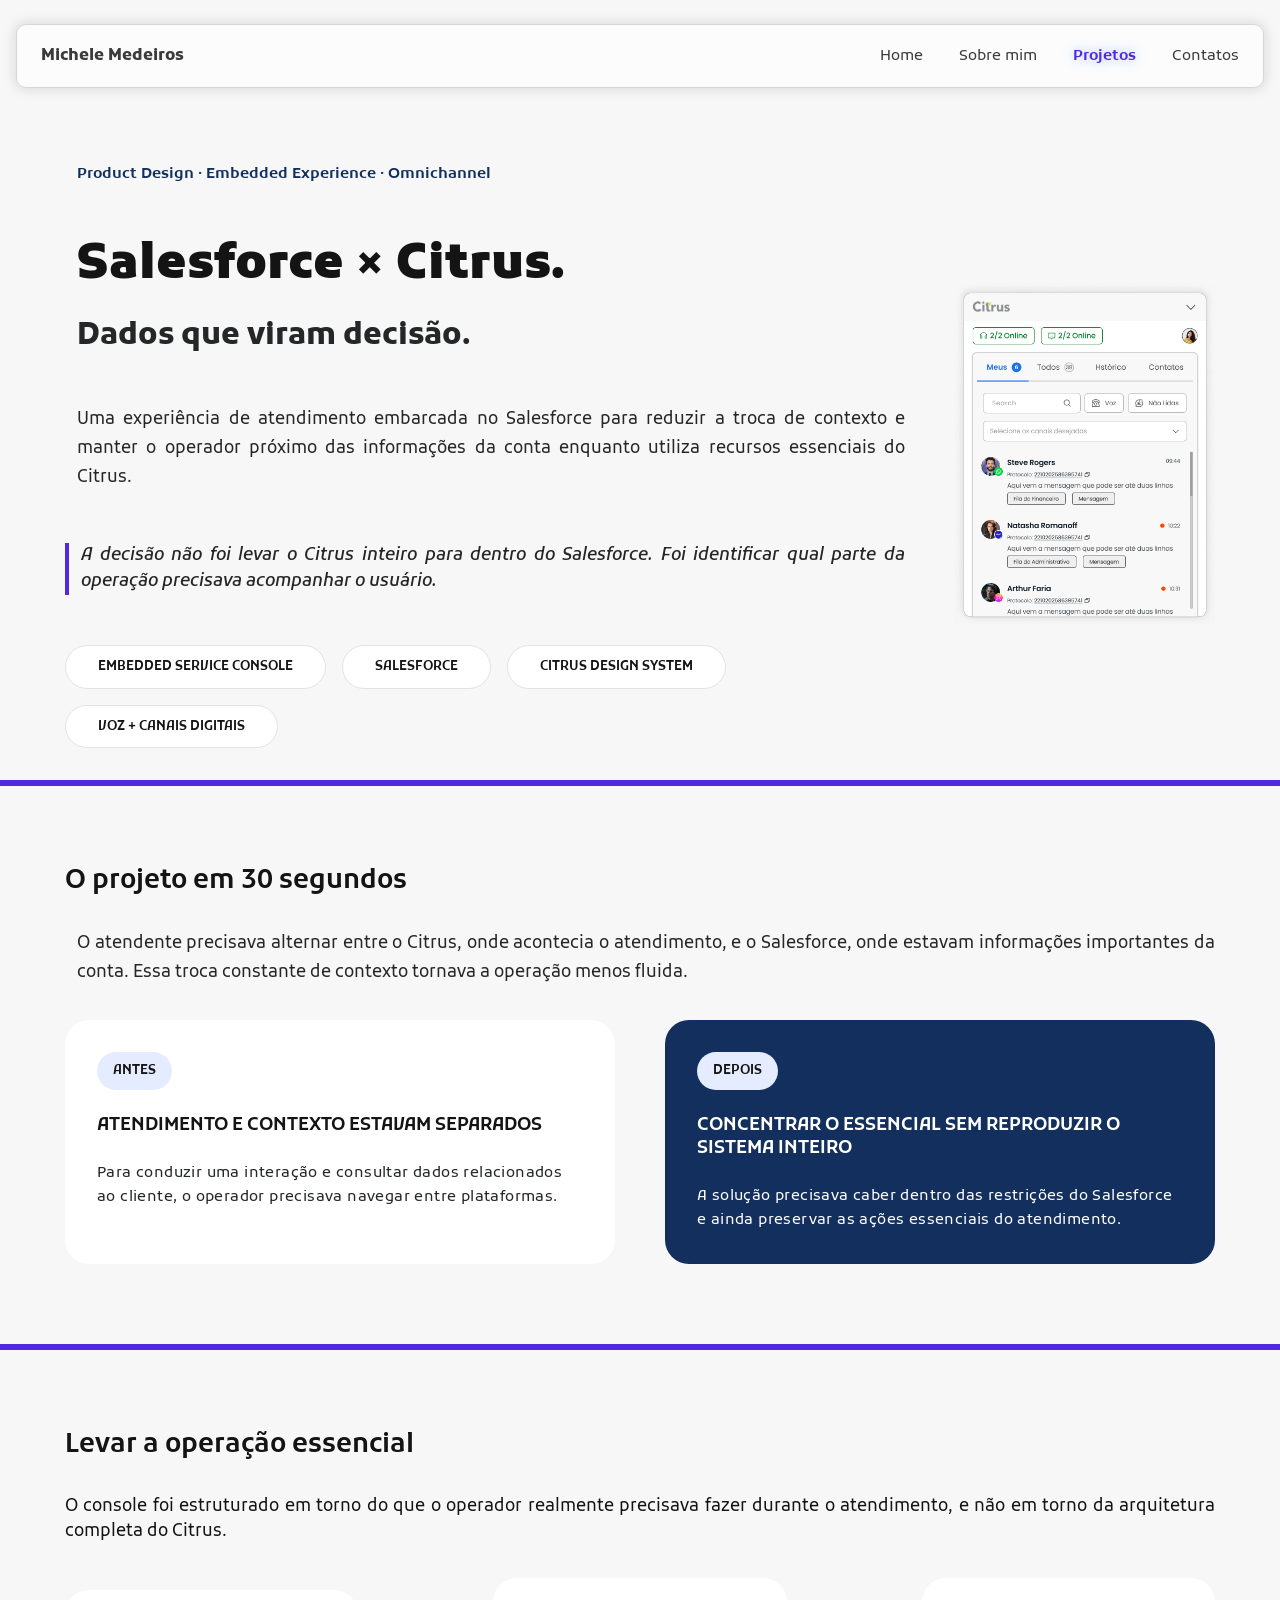
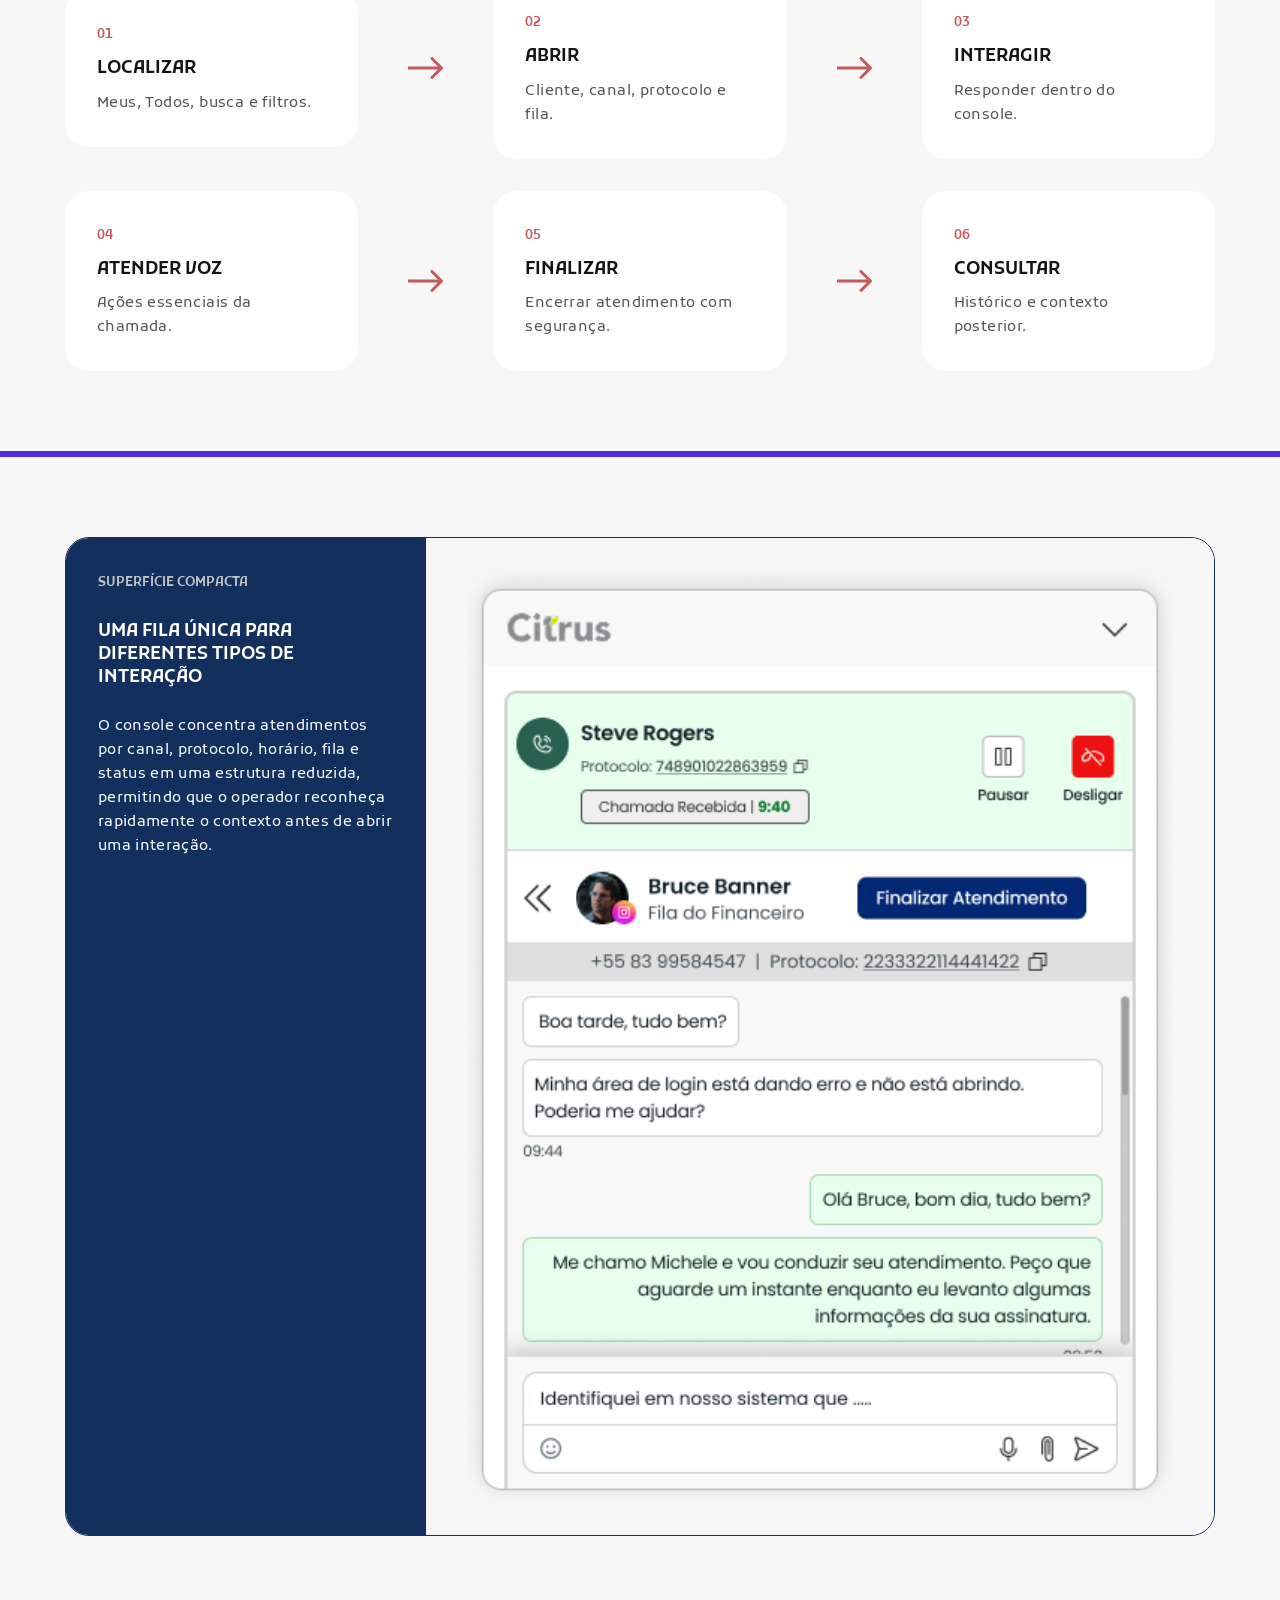
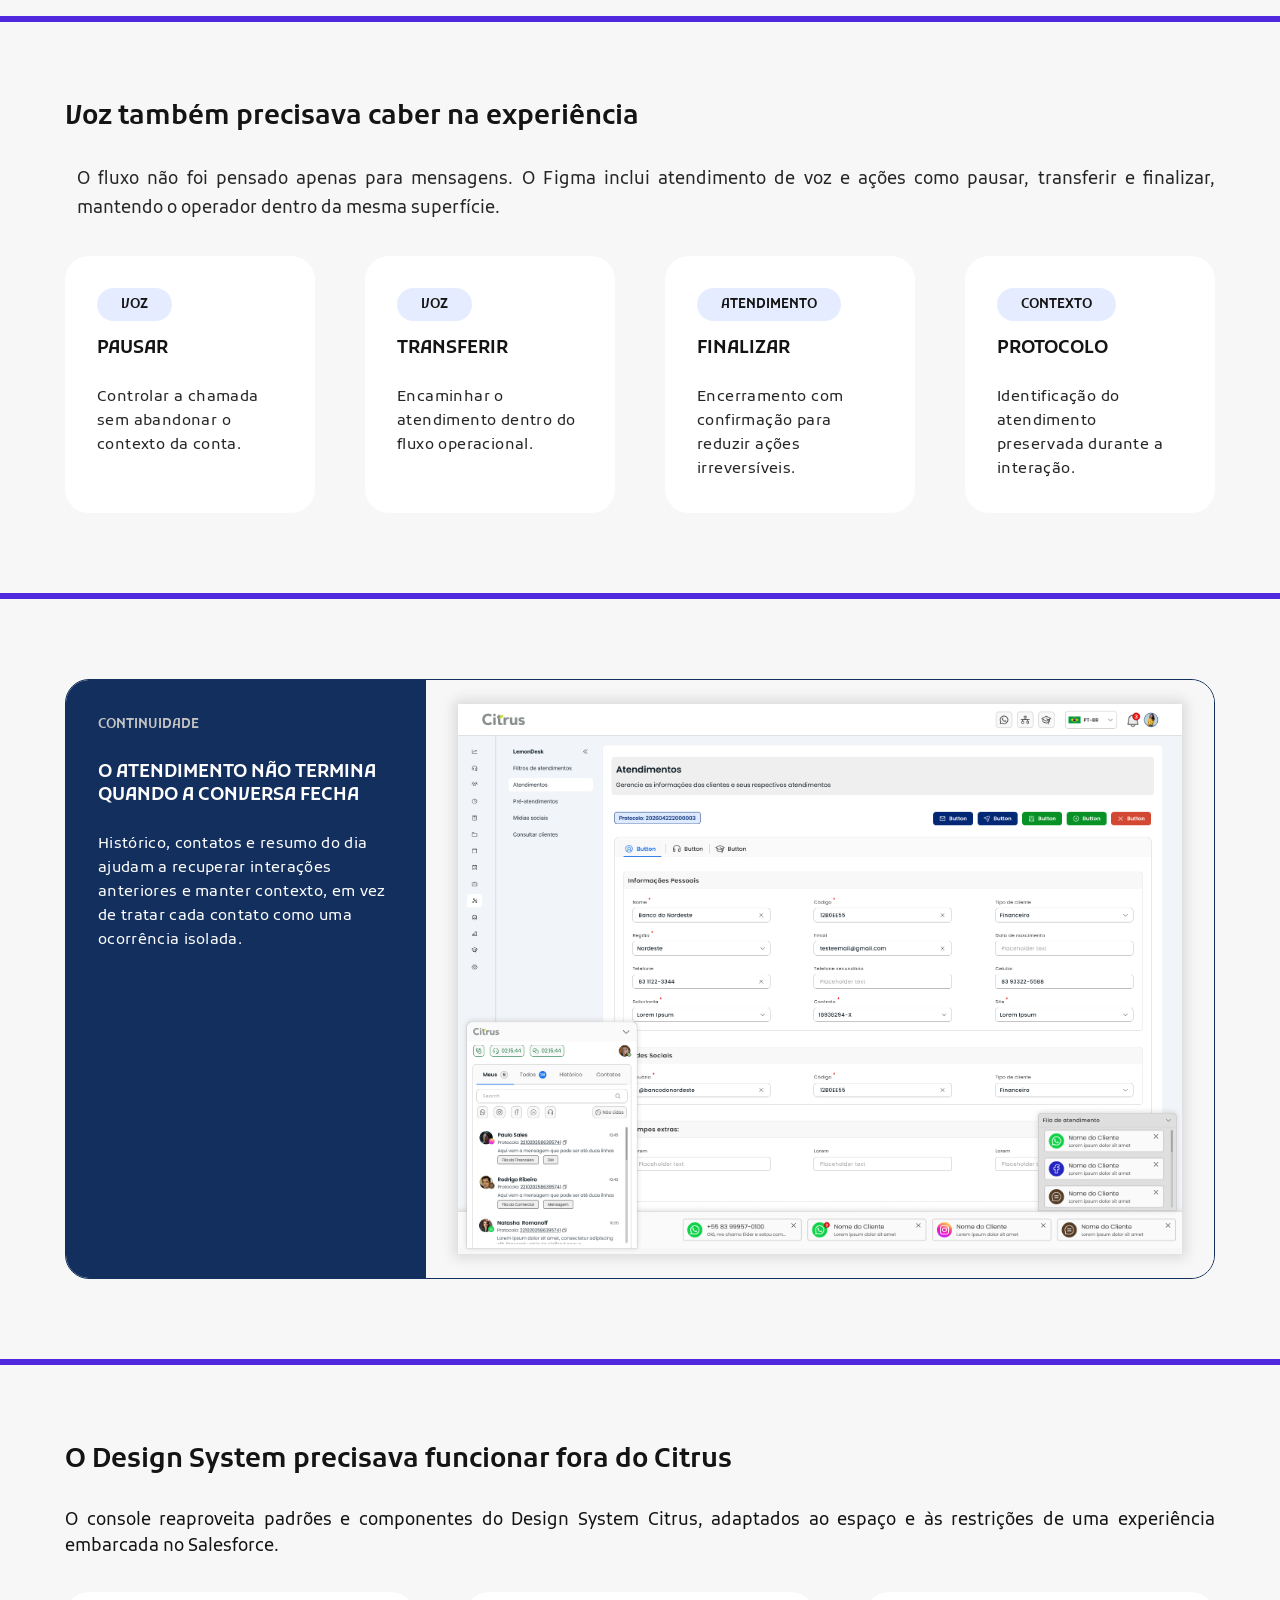
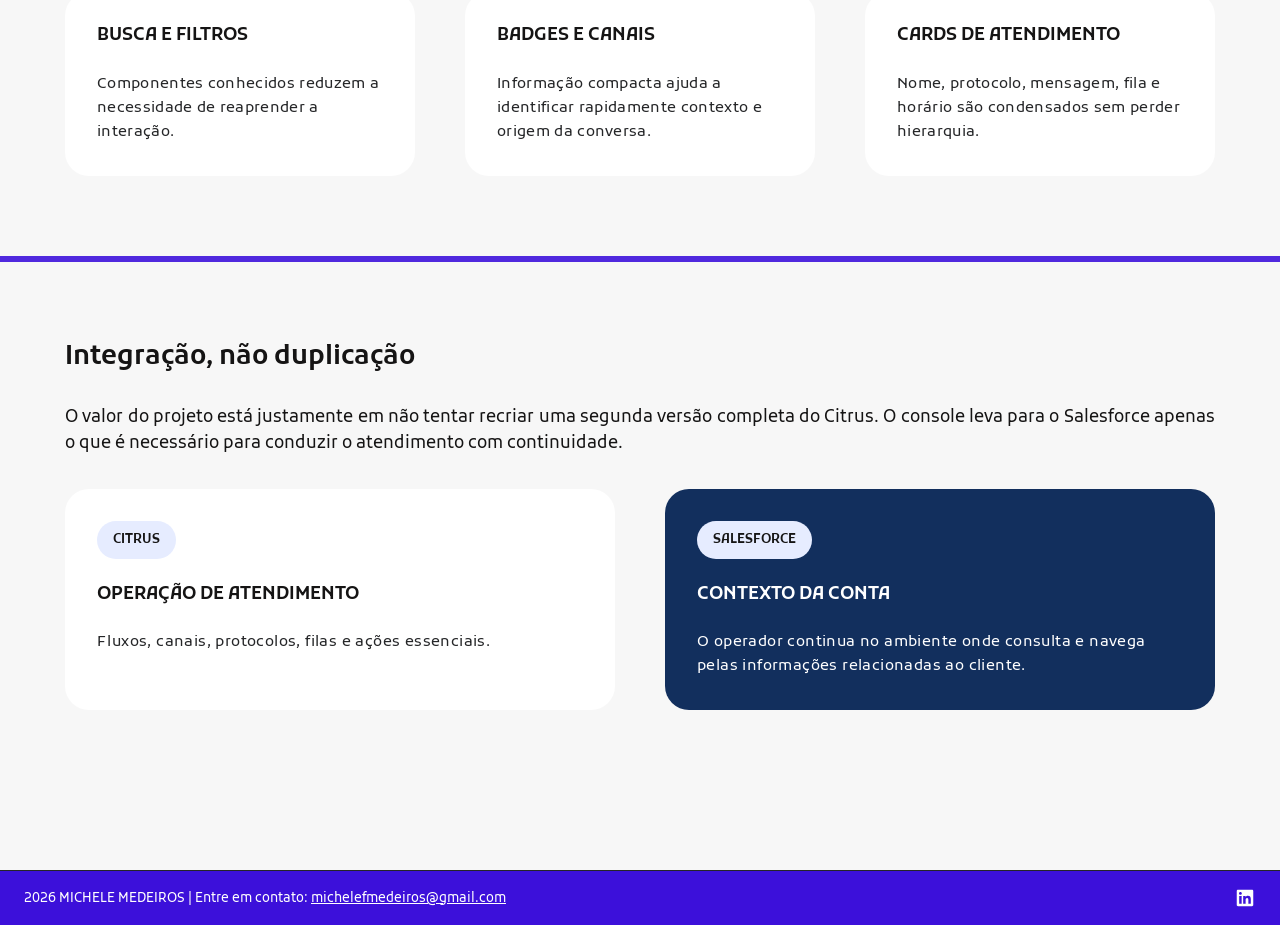
<file: documentacao-salesforce-citrus.html>
<!doctype html>
<html lang="pt-BR">
<head>
  <meta charset="UTF-8">
  <meta name="viewport" content="width=device-width, initial-scale=1.0">
  <title>Salesforce × Citrus — Michele Medeiros</title>
  <meta name="description" content="Documentação do case Salesforce × Citrus: experiência de atendimento embarcada no Salesforce para reduzir a troca de contexto do operador.">
  <link rel="preconnect" href="https://fonts.googleapis.com">
  <link rel="preconnect" href="https://fonts.gstatic.com" crossorigin>
  <link href="https://fonts.googleapis.com/css2?family=Kufam:ital,wght@0,400;0,500;0,600;0,700;0,900;1,400;1,500;1,600&family=Poppins:wght@700&display=swap" rel="stylesheet">
  <link rel="stylesheet" href="css/style.css?v=27">
  <link rel="stylesheet" href="css/documentacao-salesforce-citrus.css">
</head>
<body>

  <!-- Seção 1: Cabeçalho -->
  <header class="navbar-wrap">
    <nav class="navbar container" aria-label="Navegação principal">
      <a href="index.html" class="navbar__brand">Michele Medeiros</a>
      <button class="navbar__toggle" id="navToggle" aria-label="Abrir menu" aria-expanded="false" aria-controls="navLinks">
        <span></span><span></span><span></span>
      </button>
      <div class="navbar__links" id="navLinks">
        <a href="index.html">Home</a>
        <a href="sobre-mim.html">Sobre mim</a>
        <a href="projetos.html" class="is-active">Projetos</a>
        <a href="contatos.html">Contatos</a>
      </div>
    </nav>
  </header>

  <div class="sfc-doc">

    <!-- Seção 2: Apresentação do projeto -->
    <section class="sfc-hero">
      <div class="sfc-hero__info">
        <p class="sfc-hero__tags">Product Design · Embedded Experience · Omnichannel</p>

        <div class="sfc-hero__title">
          <h1 class="sfc-hero__name">Salesforce × Citrus.</h1>
          <p class="sfc-hero__subtitle">Dados que viram decisão.</p>
        </div>

        <p class="sfc-hero__desc">Uma experiência de atendimento embarcada no Salesforce para reduzir a troca de contexto e manter o operador próximo das informações da conta enquanto utiliza recursos essenciais do Citrus.</p>

        <blockquote class="sfc-hero__quote">A decisão não foi levar o Citrus inteiro para dentro do Salesforce. Foi identificar qual parte da operação precisava acompanhar o usuário.</blockquote>

        <div class="sfc-hero__pills">
          <span class="sfc-hero__pill">Embedded Service Console</span>
          <span class="sfc-hero__pill">Salesforce</span>
          <span class="sfc-hero__pill">Citrus Design System</span>
          <span class="sfc-hero__pill">Voz + canais digitais</span>
        </div>
      </div>

      <div class="sfc-hero__visual">
        <img src="assets/images/salesforce-citrus/hero.png" alt="Mockup do console de atendimento Salesforce × Citrus" width="484" height="635">
      </div>
    </section>

    <div class="sfc-divider"></div>

    <!-- Seção 3: O projeto em 30 segundos -->
    <section class="sfc-section">
      <h2 class="sfc-section__title">O projeto em 30 segundos</h2>
      <p class="sfc-section__text">O atendente precisava alternar entre o Citrus, onde acontecia o atendimento, e o Salesforce, onde estavam informações importantes da conta. Essa troca constante de contexto tornava a operação menos fluida.</p>

      <div class="sfc-pairs">
        <article class="sfc-pair">
          <span class="sfc-pair__chip">Antes</span>
          <h3 class="sfc-pair__title">Atendimento e contexto estavam separados</h3>
          <p class="sfc-pair__text">Para conduzir uma interação e consultar dados relacionados ao cliente, o operador precisava navegar entre plataformas.</p>
        </article>
        <article class="sfc-pair sfc-pair--dark">
          <span class="sfc-pair__chip">Depois</span>
          <h3 class="sfc-pair__title">Concentrar o essencial sem reproduzir o sistema inteiro</h3>
          <p class="sfc-pair__text">A solução precisava caber dentro das restrições do Salesforce e ainda preservar as ações essenciais do atendimento.</p>
        </article>
      </div>
    </section>

    <div class="sfc-divider"></div>

    <!-- Seção 4: Levar a operação essencial -->
    <section class="sfc-section">
      <h2 class="sfc-section__title">Levar a operação essencial</h2>
      <p class="sfc-section__text sfc-section__text--tight">O console foi estruturado em torno do que o operador realmente precisava fazer durante o atendimento, e não em torno da arquitetura completa do Citrus.</p>

      <div class="sfc-steps">
        <article class="sfc-step">
          <span class="sfc-step__number">01</span>
          <h3 class="sfc-step__title">Localizar</h3>
          <p class="sfc-step__text">Meus, Todos, busca e filtros.</p>
        </article>
        <img class="sfc-steps__arrow" src="assets/images/salesforce-citrus/arrow.svg" alt="" width="35" height="22">
        <article class="sfc-step">
          <span class="sfc-step__number">02</span>
          <h3 class="sfc-step__title">Abrir</h3>
          <p class="sfc-step__text">Cliente, canal, protocolo e fila.</p>
        </article>
        <img class="sfc-steps__arrow" src="assets/images/salesforce-citrus/arrow.svg" alt="" width="35" height="22">
        <article class="sfc-step">
          <span class="sfc-step__number">03</span>
          <h3 class="sfc-step__title">Interagir</h3>
          <p class="sfc-step__text">Responder dentro do console.</p>
        </article>
      </div>

      <div class="sfc-steps">
        <article class="sfc-step">
          <span class="sfc-step__number">04</span>
          <h3 class="sfc-step__title">Atender voz</h3>
          <p class="sfc-step__text">Ações essenciais da chamada.</p>
        </article>
        <img class="sfc-steps__arrow" src="assets/images/salesforce-citrus/arrow.svg" alt="" width="35" height="22">
        <article class="sfc-step">
          <span class="sfc-step__number">05</span>
          <h3 class="sfc-step__title">Finalizar</h3>
          <p class="sfc-step__text">Encerrar atendimento com segurança.</p>
        </article>
        <img class="sfc-steps__arrow" src="assets/images/salesforce-citrus/arrow.svg" alt="" width="35" height="22">
        <article class="sfc-step">
          <span class="sfc-step__number">06</span>
          <h3 class="sfc-step__title">Consultar</h3>
          <p class="sfc-step__text">Histórico e contexto posterior.</p>
        </article>
      </div>
    </section>

    <div class="sfc-divider"></div>

    <!-- Seção 5: Superfície compacta -->
    <section class="sfc-highlight-wrap">
      <article class="sfc-highlight">
        <div class="sfc-highlight__info">
          <span class="sfc-highlight__label">Superfície compacta</span>
          <h3 class="sfc-highlight__title">Uma fila única para diferentes tipos de interação</h3>
          <p class="sfc-highlight__text">O console concentra atendimentos por canal, protocolo, horário, fila e status em uma estrutura reduzida, permitindo que o operador reconheça rapidamente o contexto antes de abrir uma interação.</p>
        </div>
        <div class="sfc-highlight__visual sfc-highlight__visual--queue">
          <img src="assets/images/salesforce-citrus/queue.png" alt="Widget de atendimento do console Citrus com chamada de voz ativa" width="484" height="634">
        </div>
      </article>
    </section>

    <div class="sfc-divider"></div>

    <!-- Seção 6: Voz também precisava caber na experiência -->
    <section class="sfc-section">
      <h2 class="sfc-section__title">Voz também precisava caber na experiência</h2>
      <p class="sfc-section__text">O fluxo não foi pensado apenas para mensagens. O Figma inclui atendimento de voz e ações como pausar, transferir e finalizar, mantendo o operador dentro da mesma superfície.</p>

      <div class="sfc-voice">
        <article class="sfc-voice__card">
          <div class="sfc-voice__card-head">
            <span class="sfc-voice__chip">Voz</span>
            <h3 class="sfc-voice__card-title">Pausar</h3>
          </div>
          <p class="sfc-voice__card-text">Controlar a chamada sem abandonar o contexto da conta.</p>
        </article>
        <article class="sfc-voice__card">
          <div class="sfc-voice__card-head">
            <span class="sfc-voice__chip">Voz</span>
            <h3 class="sfc-voice__card-title">Transferir</h3>
          </div>
          <p class="sfc-voice__card-text">Encaminhar o atendimento dentro do fluxo operacional.</p>
        </article>
        <article class="sfc-voice__card">
          <div class="sfc-voice__card-head">
            <span class="sfc-voice__chip">Atendimento</span>
            <h3 class="sfc-voice__card-title">Finalizar</h3>
          </div>
          <p class="sfc-voice__card-text">Encerramento com confirmação para reduzir ações irreversíveis.</p>
        </article>
        <article class="sfc-voice__card">
          <div class="sfc-voice__card-head">
            <span class="sfc-voice__chip">Contexto</span>
            <h3 class="sfc-voice__card-title">Protocolo</h3>
          </div>
          <p class="sfc-voice__card-text">Identificação do atendimento preservada durante a interação.</p>
        </article>
      </div>
    </section>

    <div class="sfc-divider"></div>

    <!-- Seção 7: Continuidade -->
    <section class="sfc-highlight-wrap">
      <article class="sfc-highlight">
        <div class="sfc-highlight__info">
          <span class="sfc-highlight__label">Continuidade</span>
          <h3 class="sfc-highlight__title">O atendimento não termina quando a conversa fecha</h3>
          <p class="sfc-highlight__text">Histórico, contatos e resumo do dia ajudam a recuperar interações anteriores e manter contexto, em vez de tratar cada contato como uma ocorrência isolada.</p>
        </div>
        <div class="sfc-highlight__visual sfc-highlight__visual--continuity">
          <img src="assets/images/salesforce-citrus/continuity.png" alt="Lista de atendimentos do console Citrus com fila de atendimento" width="1920" height="1459">
        </div>
      </article>
    </section>

    <div class="sfc-divider"></div>

    <!-- Seção 8: O Design System precisava funcionar fora do Citrus -->
    <section class="sfc-section">
      <h2 class="sfc-section__title">O Design System precisava funcionar fora do Citrus</h2>
      <p class="sfc-section__text sfc-section__text--tight">O console reaproveita padrões e componentes do Design System Citrus, adaptados ao espaço e às restrições de uma experiência embarcada no Salesforce.</p>

      <div class="sfc-design">
        <article class="sfc-design__card">
          <h3 class="sfc-design__card-title">Busca e filtros</h3>
          <p class="sfc-design__card-text">Componentes conhecidos reduzem a necessidade de reaprender a interação.</p>
        </article>
        <article class="sfc-design__card">
          <h3 class="sfc-design__card-title">Badges e canais</h3>
          <p class="sfc-design__card-text">Informação compacta ajuda a identificar rapidamente contexto e origem da conversa.</p>
        </article>
        <article class="sfc-design__card">
          <h3 class="sfc-design__card-title">Cards de atendimento</h3>
          <p class="sfc-design__card-text">Nome, protocolo, mensagem, fila e horário são condensados sem perder hierarquia.</p>
        </article>
      </div>
    </section>

    <div class="sfc-divider"></div>

    <!-- Seção 9: Integração, não duplicação -->
    <section class="sfc-section">
      <h2 class="sfc-section__title">Integração, não duplicação</h2>
      <p class="sfc-section__text sfc-section__text--tight">O valor do projeto está justamente em não tentar recriar uma segunda versão completa do Citrus. O console leva para o Salesforce apenas o que é necessário para conduzir o atendimento com continuidade.</p>

      <div class="sfc-pairs">
        <article class="sfc-pair">
          <span class="sfc-pair__chip">Citrus</span>
          <h3 class="sfc-pair__title">Operação de atendimento</h3>
          <p class="sfc-pair__text">Fluxos, canais, protocolos, filas e ações essenciais.</p>
        </article>
        <article class="sfc-pair sfc-pair--dark">
          <span class="sfc-pair__chip">Salesforce</span>
          <h3 class="sfc-pair__title">Contexto da conta</h3>
          <p class="sfc-pair__text">O operador continua no ambiente onde consulta e navega pelas informações relacionadas ao cliente.</p>
        </article>
      </div>
    </section>

  </div>

  <!-- ======================================================================
       Versão tablet (500px a 999px)
       ====================================================================== -->
  <div class="sfc-tablet">

    <!-- Seção 1: Apresentação do projeto -->
    <section class="sfc-tablet__hero">
      <p class="sfc-tablet__tags">Product Design · Embedded Experience · Omnichannel</p>
      <h1 class="sfc-tablet__name">Salesforce × Citrus.</h1>
      <p class="sfc-tablet__subtitle">Dados que viram decisão.</p>
      <p class="sfc-tablet__desc">Uma experiência de atendimento embarcada no Salesforce para reduzir a troca de contexto e manter o operador próximo das informações da conta enquanto utiliza recursos essenciais do Citrus.</p>

      <blockquote class="sfc-tablet__quote">A decisão não foi levar o Citrus inteiro para dentro do Salesforce. Foi identificar qual parte da operação precisava acompanhar o usuário.</blockquote>

      <div class="sfc-tablet__pills">
        <span class="sfc-tablet__pill">Embedded Service Console</span>
        <span class="sfc-tablet__pill">Salesforce</span>
        <span class="sfc-tablet__pill">Citrus Design System</span>
        <span class="sfc-tablet__pill">Voz + canais digitais</span>
      </div>

      <div class="sfc-tablet__panel">
        <img src="assets/images/salesforce-citrus/hero.png" alt="Mockup do console de atendimento Salesforce × Citrus" width="427" height="560">
      </div>
    </section>

    <!-- Seção 2: O projeto em 30 segundos -->
    <section class="sfc-tablet__section">
      <span class="sfc-tablet__accent"></span>
      <h2 class="sfc-tablet__section-title">O projeto em 30 segundos</h2>
      <p class="sfc-tablet__section-text">O atendente precisava alternar entre o Citrus, onde acontecia o atendimento, e o Salesforce, onde estavam informações importantes da conta. Essa troca constante de contexto tornava a operação menos fluida.</p>

      <div class="sfc-tablet__pairs">
        <article class="sfc-tablet__pair">
          <span class="sfc-tablet__chip">Antes</span>
          <h3 class="sfc-tablet__pair-title">Atendimento e contexto estavam separados</h3>
          <p class="sfc-tablet__pair-text">Para conduzir uma interação e consultar dados relacionados ao cliente, o operador precisava navegar entre plataformas.</p>
        </article>
        <article class="sfc-tablet__pair sfc-tablet__pair--dark">
          <span class="sfc-tablet__chip">Depois</span>
          <h3 class="sfc-tablet__pair-title">Concentrar o essencial sem reproduzir o sistema inteiro</h3>
          <p class="sfc-tablet__pair-text">A solução precisava caber dentro das restrições do Salesforce e ainda preservar as ações essenciais do atendimento.</p>
        </article>
      </div>
    </section>

    <!-- Seção 3: Levar a operação essencial -->
    <section class="sfc-tablet__section">
      <span class="sfc-tablet__accent"></span>
      <h2 class="sfc-tablet__section-title">Levar a operação essencial</h2>
      <p class="sfc-tablet__section-text">O console foi estruturado em torno do que o operador realmente precisava fazer durante o atendimento, e não em torno da arquitetura completa do Citrus.</p>

      <div class="sfc-tablet__steps">
        <article class="sfc-tablet__step">
          <span class="sfc-tablet__step-number">01</span>
          <h3 class="sfc-tablet__step-title">Localizar</h3>
          <p class="sfc-tablet__step-text">Meus, Todos, busca e filtros.</p>
        </article>
        <article class="sfc-tablet__step">
          <span class="sfc-tablet__step-number">02</span>
          <h3 class="sfc-tablet__step-title">Abrir</h3>
          <p class="sfc-tablet__step-text">Cliente, canal, protocolo e fila.</p>
        </article>
        <article class="sfc-tablet__step">
          <span class="sfc-tablet__step-number">03</span>
          <h3 class="sfc-tablet__step-title">Interagir</h3>
          <p class="sfc-tablet__step-text">Responder dentro do console.</p>
        </article>
        <article class="sfc-tablet__step">
          <span class="sfc-tablet__step-number">04</span>
          <h3 class="sfc-tablet__step-title">Atender voz</h3>
          <p class="sfc-tablet__step-text">Ações essenciais da chamada.</p>
        </article>
        <article class="sfc-tablet__step">
          <span class="sfc-tablet__step-number">05</span>
          <h3 class="sfc-tablet__step-title">Finalizar</h3>
          <p class="sfc-tablet__step-text">Encerrar atendimento com segurança.</p>
        </article>
        <article class="sfc-tablet__step">
          <span class="sfc-tablet__step-number">06</span>
          <h3 class="sfc-tablet__step-title">Consultar</h3>
          <p class="sfc-tablet__step-text">Histórico e contexto posterior.</p>
        </article>
      </div>
    </section>

    <!-- Seção 4: Superfície compacta -->
    <section class="sfc-tablet__highlight-wrap">
      <article class="sfc-tablet__highlight">
        <span class="sfc-tablet__highlight-label">Superfície compacta</span>
        <h3 class="sfc-tablet__highlight-title">Uma fila única para diferentes tipos de interação</h3>
        <p class="sfc-tablet__highlight-text">O console concentra atendimentos por canal, protocolo, horário, fila e status em uma estrutura reduzida, permitindo que o operador reconheça rapidamente o contexto antes de abrir uma interação.</p>
      </article>
      <div class="sfc-tablet__panel sfc-tablet__panel--queue">
        <img src="assets/images/salesforce-citrus/queue.png" alt="Widget de atendimento do console Citrus com chamada de voz ativa" width="484" height="634">
      </div>
    </section>

    <!-- Seção 5: Voz também precisava caber na experiência -->
    <section class="sfc-tablet__section">
      <span class="sfc-tablet__accent"></span>
      <h2 class="sfc-tablet__section-title">Voz também precisava caber na experiência</h2>
      <p class="sfc-tablet__section-text">O fluxo não foi pensado apenas para mensagens. O Figma inclui atendimento de voz e ações como pausar, transferir e finalizar, mantendo o operador dentro da mesma superfície.</p>

      <div class="sfc-tablet__voice">
        <article class="sfc-tablet__voice-card">
          <span class="sfc-tablet__chip">Voz</span>
          <h3 class="sfc-tablet__pair-title">Pausar</h3>
          <p class="sfc-tablet__pair-text">Controlar a chamada sem abandonar o contexto da conta.</p>
        </article>
        <article class="sfc-tablet__voice-card">
          <span class="sfc-tablet__chip">Voz</span>
          <h3 class="sfc-tablet__pair-title">Transferir</h3>
          <p class="sfc-tablet__pair-text">Encaminhar o atendimento dentro do fluxo operacional.</p>
        </article>
        <article class="sfc-tablet__voice-card">
          <span class="sfc-tablet__chip">Atendimento</span>
          <h3 class="sfc-tablet__pair-title">Finalizar</h3>
          <p class="sfc-tablet__pair-text">Encerramento com confirmação para reduzir ações irreversíveis.</p>
        </article>
        <article class="sfc-tablet__voice-card">
          <span class="sfc-tablet__chip">Contexto</span>
          <h3 class="sfc-tablet__pair-title">Protocolo</h3>
          <p class="sfc-tablet__pair-text">Identificação do atendimento preservada durante a interação.</p>
        </article>
      </div>
    </section>

    <!-- Seção 6: Continuidade -->
    <section class="sfc-tablet__highlight-wrap">
      <article class="sfc-tablet__highlight">
        <span class="sfc-tablet__highlight-label">Continuidade</span>
        <h3 class="sfc-tablet__highlight-title">O atendimento não termina quando a conversa fecha</h3>
        <p class="sfc-tablet__highlight-text">Histórico, contatos e resumo do dia ajudam a recuperar interações anteriores e manter contexto, em vez de tratar cada contato como uma ocorrência isolada.</p>
      </article>
      <div class="sfc-tablet__panel">
        <img src="assets/images/salesforce-citrus/continuity.png" alt="Lista de atendimentos do console Citrus com fila de atendimento" width="648" height="492">
      </div>
    </section>

    <!-- Seção 7: O Design System precisava funcionar fora do Citrus -->
    <section class="sfc-tablet__section">
      <span class="sfc-tablet__accent"></span>
      <h2 class="sfc-tablet__section-title">O Design System precisava funcionar fora do Citrus</h2>
      <p class="sfc-tablet__section-text">O console reaproveita padrões e componentes do Design System Citrus, adaptados ao espaço e às restrições de uma experiência embarcada no Salesforce.</p>

      <div class="sfc-tablet__design">
        <article class="sfc-tablet__design-card">
          <h3 class="sfc-tablet__pair-title">Busca e filtros</h3>
          <p class="sfc-tablet__pair-text">Componentes conhecidos reduzem a necessidade de reaprender a interação.</p>
        </article>
        <article class="sfc-tablet__design-card">
          <h3 class="sfc-tablet__pair-title">Badges e canais</h3>
          <p class="sfc-tablet__pair-text">Informação compacta ajuda a identificar rapidamente contexto e origem da conversa.</p>
        </article>
        <article class="sfc-tablet__design-card sfc-tablet__design-card--wide">
          <h3 class="sfc-tablet__pair-title">Cards de atendimento</h3>
          <p class="sfc-tablet__pair-text">Nome, protocolo, mensagem, fila e horário são condensados sem perder hierarquia.</p>
        </article>
      </div>
    </section>

    <!-- Seção 8: Integração, não duplicação -->
    <section class="sfc-tablet__section">
      <span class="sfc-tablet__accent"></span>
      <h2 class="sfc-tablet__section-title">Integração, não duplicação</h2>
      <p class="sfc-tablet__section-text">O valor do projeto está justamente em não tentar recriar uma segunda versão completa do Citrus. O console leva para o Salesforce apenas o que é necessário para conduzir o atendimento com continuidade.</p>

      <div class="sfc-tablet__pairs">
        <article class="sfc-tablet__pair">
          <span class="sfc-tablet__chip">Citrus</span>
          <h3 class="sfc-tablet__pair-title">Operação de atendimento</h3>
          <p class="sfc-tablet__pair-text">Fluxos, canais, protocolos, filas e ações essenciais.</p>
        </article>
        <article class="sfc-tablet__pair sfc-tablet__pair--dark">
          <span class="sfc-tablet__chip">Salesforce</span>
          <h3 class="sfc-tablet__pair-title">Contexto da conta</h3>
          <p class="sfc-tablet__pair-text">O operador continua no ambiente onde consulta e navega pelas informações relacionadas ao cliente.</p>
        </article>
      </div>
    </section>

  </div>

  <!-- ======================================================================
       Versão mobile (até 499px)
       ====================================================================== -->
  <div class="sfc-mobile">

    <!-- Seção 1: Apresentação do projeto -->
    <section class="sfc-mobile__hero">
      <div class="sfc-mobile__text">
        <p class="sfc-mobile__tags">Product Design · Embedded Experience · Omnichannel</p>
        <h1 class="sfc-mobile__name">Salesforce × Citrus.</h1>
        <p class="sfc-mobile__subtitle">Dados que viram decisão.</p>
        <p class="sfc-mobile__desc">Uma experiência de atendimento embarcada no Salesforce para reduzir a troca de contexto e manter o operador próximo das informações da conta enquanto utiliza recursos essenciais do Citrus.</p>
        <blockquote class="sfc-mobile__quote">A decisão não foi levar o Citrus inteiro para dentro do Salesforce. Foi identificar qual parte da operação precisava acompanhar o usuário.</blockquote>
      </div>

      <div class="sfc-mobile__pills">
        <span class="sfc-mobile__pill">Embedded Service Console</span>
        <span class="sfc-mobile__pill">Salesforce</span>
        <span class="sfc-mobile__pill">Citrus Design System</span>
        <span class="sfc-mobile__pill">Voz + canais digitais</span>
      </div>

      <div class="sfc-mobile__panel">
        <img src="assets/images/salesforce-citrus/hero.png" alt="Mockup do console de atendimento Salesforce × Citrus" width="484" height="635">
      </div>
    </section>

    <!-- Seção 2: O projeto em 30 segundos -->
    <section class="sfc-mobile__section sfc-mobile__section--first">
      <span class="sfc-mobile__accent"></span>
      <h2 class="sfc-mobile__section-title">O projeto em 30 segundos</h2>
      <p class="sfc-mobile__section-text">O atendente precisava alternar entre o Citrus, onde acontecia o atendimento, e o Salesforce, onde estavam informações importantes da conta. Essa troca constante de contexto tornava a operação menos fluida.</p>

      <div class="sfc-mobile__pairs">
        <article class="sfc-mobile__pair">
          <span class="sfc-mobile__chip">Antes</span>
          <h3 class="sfc-mobile__pair-title">Atendimento e contexto estavam separados</h3>
          <p class="sfc-mobile__pair-text">Para conduzir uma interação e consultar dados relacionados ao cliente, o operador precisava navegar entre plataformas.</p>
        </article>
        <article class="sfc-mobile__pair sfc-mobile__pair--dark">
          <span class="sfc-mobile__chip">Depois</span>
          <h3 class="sfc-mobile__pair-title">Concentrar o essencial sem reproduzir o sistema inteiro</h3>
          <p class="sfc-mobile__pair-text">A solução precisava caber dentro das restrições do Salesforce e ainda preservar as ações essenciais do atendimento.</p>
        </article>
      </div>
    </section>

    <!-- Seção 3: Levar a operação essencial -->
    <section class="sfc-mobile__section">
      <span class="sfc-mobile__accent"></span>
      <h2 class="sfc-mobile__section-title">Levar a operação essencial</h2>
      <p class="sfc-mobile__section-text">O console foi estruturado em torno do que o operador realmente precisava fazer durante o atendimento, e não em torno da arquitetura completa do Citrus.</p>

      <div class="sfc-mobile__steps">
        <article class="sfc-mobile__step">
          <span class="sfc-mobile__step-number">01</span>
          <h3 class="sfc-mobile__step-title">Localizar</h3>
          <p class="sfc-mobile__step-text">Meus, Todos, busca e filtros.</p>
        </article>
        <article class="sfc-mobile__step">
          <span class="sfc-mobile__step-number">02</span>
          <h3 class="sfc-mobile__step-title">Abrir</h3>
          <p class="sfc-mobile__step-text">Cliente, canal, protocolo e fila.</p>
        </article>
        <article class="sfc-mobile__step">
          <span class="sfc-mobile__step-number">03</span>
          <h3 class="sfc-mobile__step-title">Interagir</h3>
          <p class="sfc-mobile__step-text">Responder dentro do console.</p>
        </article>
        <article class="sfc-mobile__step">
          <span class="sfc-mobile__step-number">04</span>
          <h3 class="sfc-mobile__step-title">Atender voz</h3>
          <p class="sfc-mobile__step-text">Ações essenciais da chamada.</p>
        </article>
        <article class="sfc-mobile__step">
          <span class="sfc-mobile__step-number">05</span>
          <h3 class="sfc-mobile__step-title">Finalizar</h3>
          <p class="sfc-mobile__step-text">Encerrar atendimento com segurança.</p>
        </article>
        <article class="sfc-mobile__step">
          <span class="sfc-mobile__step-number">06</span>
          <h3 class="sfc-mobile__step-title">Consultar</h3>
          <p class="sfc-mobile__step-text">Histórico e contexto posterior.</p>
        </article>
      </div>
    </section>

    <!-- Seção 4: Superfície compacta -->
    <section class="sfc-mobile__section">
      <article class="sfc-mobile__highlight">
        <span class="sfc-mobile__highlight-label">Superfície compacta</span>
        <h3 class="sfc-mobile__highlight-title">Uma fila única para diferentes tipos de interação</h3>
        <p class="sfc-mobile__highlight-text">O console concentra atendimentos por canal, protocolo, horário, fila e status em uma estrutura reduzida, permitindo que o operador reconheça rapidamente o contexto antes de abrir uma interação.</p>
      </article>
      <div class="sfc-mobile__panel sfc-mobile__panel--queue">
        <img src="assets/images/salesforce-citrus/queue.png" alt="Widget de atendimento do console Citrus com chamada de voz ativa" width="484" height="634">
      </div>
    </section>

    <!-- Seção 5: Voz também precisava caber na experiência -->
    <section class="sfc-mobile__section">
      <span class="sfc-mobile__accent"></span>
      <h2 class="sfc-mobile__section-title">Voz também precisava caber na experiência</h2>
      <p class="sfc-mobile__section-text">O fluxo não foi pensado apenas para mensagens. O Figma inclui atendimento de voz e ações como pausar, transferir e finalizar, mantendo o operador dentro da mesma superfície.</p>

      <div class="sfc-mobile__voice">
        <article class="sfc-mobile__voice-card">
          <span class="sfc-mobile__chip">Voz</span>
          <h3 class="sfc-mobile__pair-title">Pausar</h3>
          <p class="sfc-mobile__pair-text">Controlar a chamada sem abandonar o contexto da conta.</p>
        </article>
        <article class="sfc-mobile__voice-card">
          <span class="sfc-mobile__chip">Voz</span>
          <h3 class="sfc-mobile__pair-title">Transferir</h3>
          <p class="sfc-mobile__pair-text">Encaminhar o atendimento dentro do fluxo operacional.</p>
        </article>
        <article class="sfc-mobile__voice-card">
          <span class="sfc-mobile__chip">Atendimento</span>
          <h3 class="sfc-mobile__pair-title">Finalizar</h3>
          <p class="sfc-mobile__pair-text">Encerramento com confirmação para reduzir ações irreversíveis.</p>
        </article>
        <article class="sfc-mobile__voice-card">
          <span class="sfc-mobile__chip">Contexto</span>
          <h3 class="sfc-mobile__pair-title">Protocolo</h3>
          <p class="sfc-mobile__pair-text">Identificação do atendimento preservada durante a interação.</p>
        </article>
      </div>
    </section>

    <!-- Seção 6: Continuidade -->
    <section class="sfc-mobile__section">
      <article class="sfc-mobile__highlight">
        <span class="sfc-mobile__highlight-label">Continuidade</span>
        <h3 class="sfc-mobile__highlight-title">O atendimento não termina quando a conversa fecha</h3>
        <p class="sfc-mobile__highlight-text">Histórico, contatos e resumo do dia ajudam a recuperar interações anteriores e manter contexto, em vez de tratar cada contato como uma ocorrência isolada.</p>
      </article>
      <div class="sfc-mobile__panel">
        <img src="assets/images/salesforce-citrus/continuity.png" alt="Lista de atendimentos do console Citrus com fila de atendimento" width="1920" height="1459">
      </div>
    </section>

    <!-- Seção 7: O Design System precisava funcionar fora do Citrus -->
    <section class="sfc-mobile__section">
      <span class="sfc-mobile__accent"></span>
      <h2 class="sfc-mobile__section-title">O Design System precisava funcionar fora do Citrus</h2>
      <p class="sfc-mobile__section-text">O console reaproveita padrões e componentes do Design System Citrus, adaptados ao espaço e às restrições de uma experiência embarcada no Salesforce.</p>

      <div class="sfc-mobile__design">
        <article class="sfc-mobile__design-card">
          <h3 class="sfc-mobile__pair-title">Busca e filtros</h3>
          <p class="sfc-mobile__pair-text">Componentes conhecidos reduzem a necessidade de reaprender a interação.</p>
        </article>
        <article class="sfc-mobile__design-card">
          <h3 class="sfc-mobile__pair-title">Badges e canais</h3>
          <p class="sfc-mobile__pair-text">Informação compacta ajuda a identificar rapidamente contexto e origem da conversa.</p>
        </article>
        <article class="sfc-mobile__design-card">
          <h3 class="sfc-mobile__pair-title">Cards de atendimento</h3>
          <p class="sfc-mobile__pair-text">Nome, protocolo, mensagem, fila e horário são condensados sem perder hierarquia.</p>
        </article>
      </div>
    </section>

    <!-- Seção 8: Integração, não duplicação -->
    <section class="sfc-mobile__section">
      <span class="sfc-mobile__accent"></span>
      <h2 class="sfc-mobile__section-title">Integração, não duplicação</h2>
      <p class="sfc-mobile__section-text">O valor do projeto está justamente em não tentar recriar uma segunda versão completa do Citrus. O console leva para o Salesforce apenas o que é necessário para conduzir o atendimento com continuidade.</p>

      <div class="sfc-mobile__pairs">
        <article class="sfc-mobile__pair">
          <span class="sfc-mobile__chip">Citrus</span>
          <h3 class="sfc-mobile__pair-title">Operação de atendimento</h3>
          <p class="sfc-mobile__pair-text">Fluxos, canais, protocolos, filas e ações essenciais.</p>
        </article>
        <article class="sfc-mobile__pair sfc-mobile__pair--dark">
          <span class="sfc-mobile__chip">Salesforce</span>
          <h3 class="sfc-mobile__pair-title">Contexto da conta</h3>
          <p class="sfc-mobile__pair-text">O operador continua no ambiente onde consulta e navega pelas informações relacionadas ao cliente.</p>
        </article>
      </div>
    </section>

  </div>

  <footer class="site-footer" id="contato">
    <div class="site-footer__inner">
      <p class="site-footer__text">2026 MICHELE MEDEIROS | Entre em contato: <a href="mailto:michelefmedeiros@gmail.com?subject=Contato%20via%20portf%C3%B3lio">michelefmedeiros@gmail.com</a></p>
      <a href="https://www.linkedin.com/in/michele-franca-medeiros/" target="_blank" rel="noopener"><img class="site-footer__icon" src="assets/images/icons/linkedin-box-fill.svg" alt="LinkedIn"></a>
    </div>
  </footer>

  <script src="js/main.js"></script>
</body>
</html>
</file>
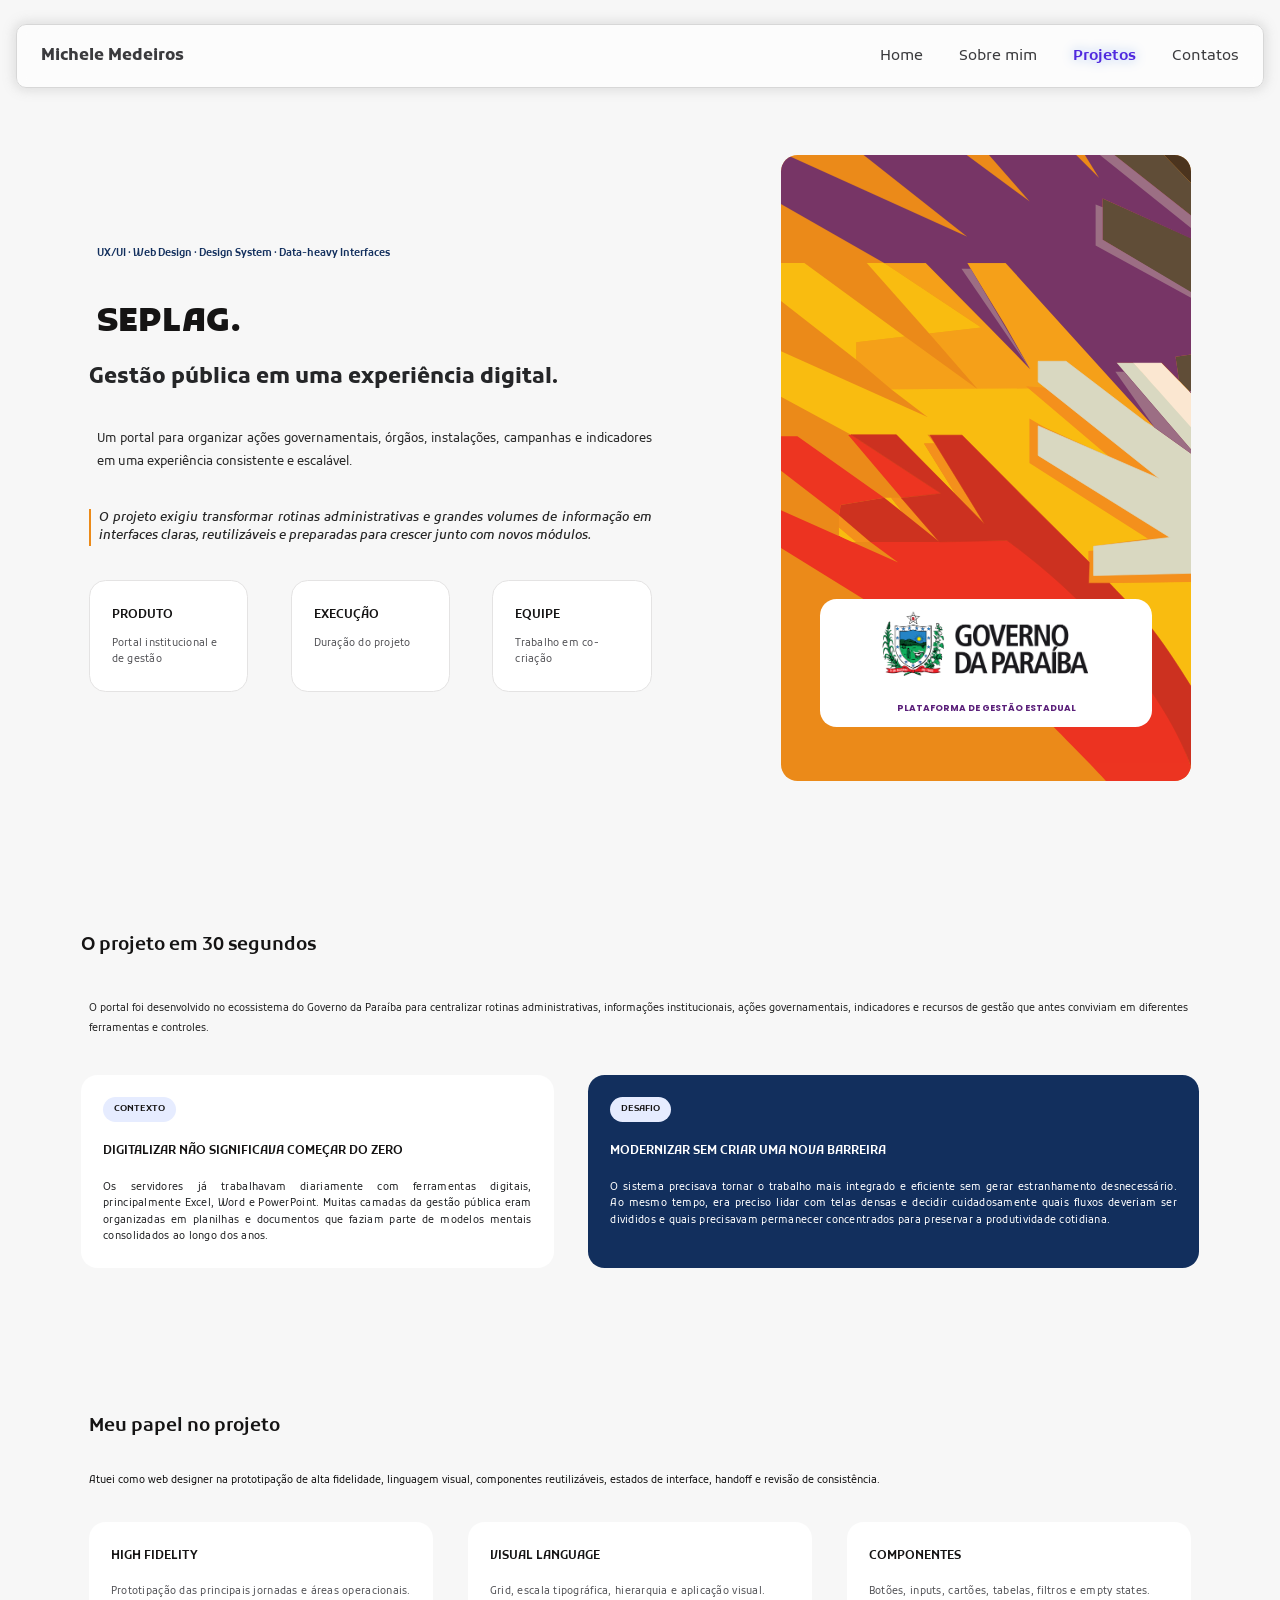
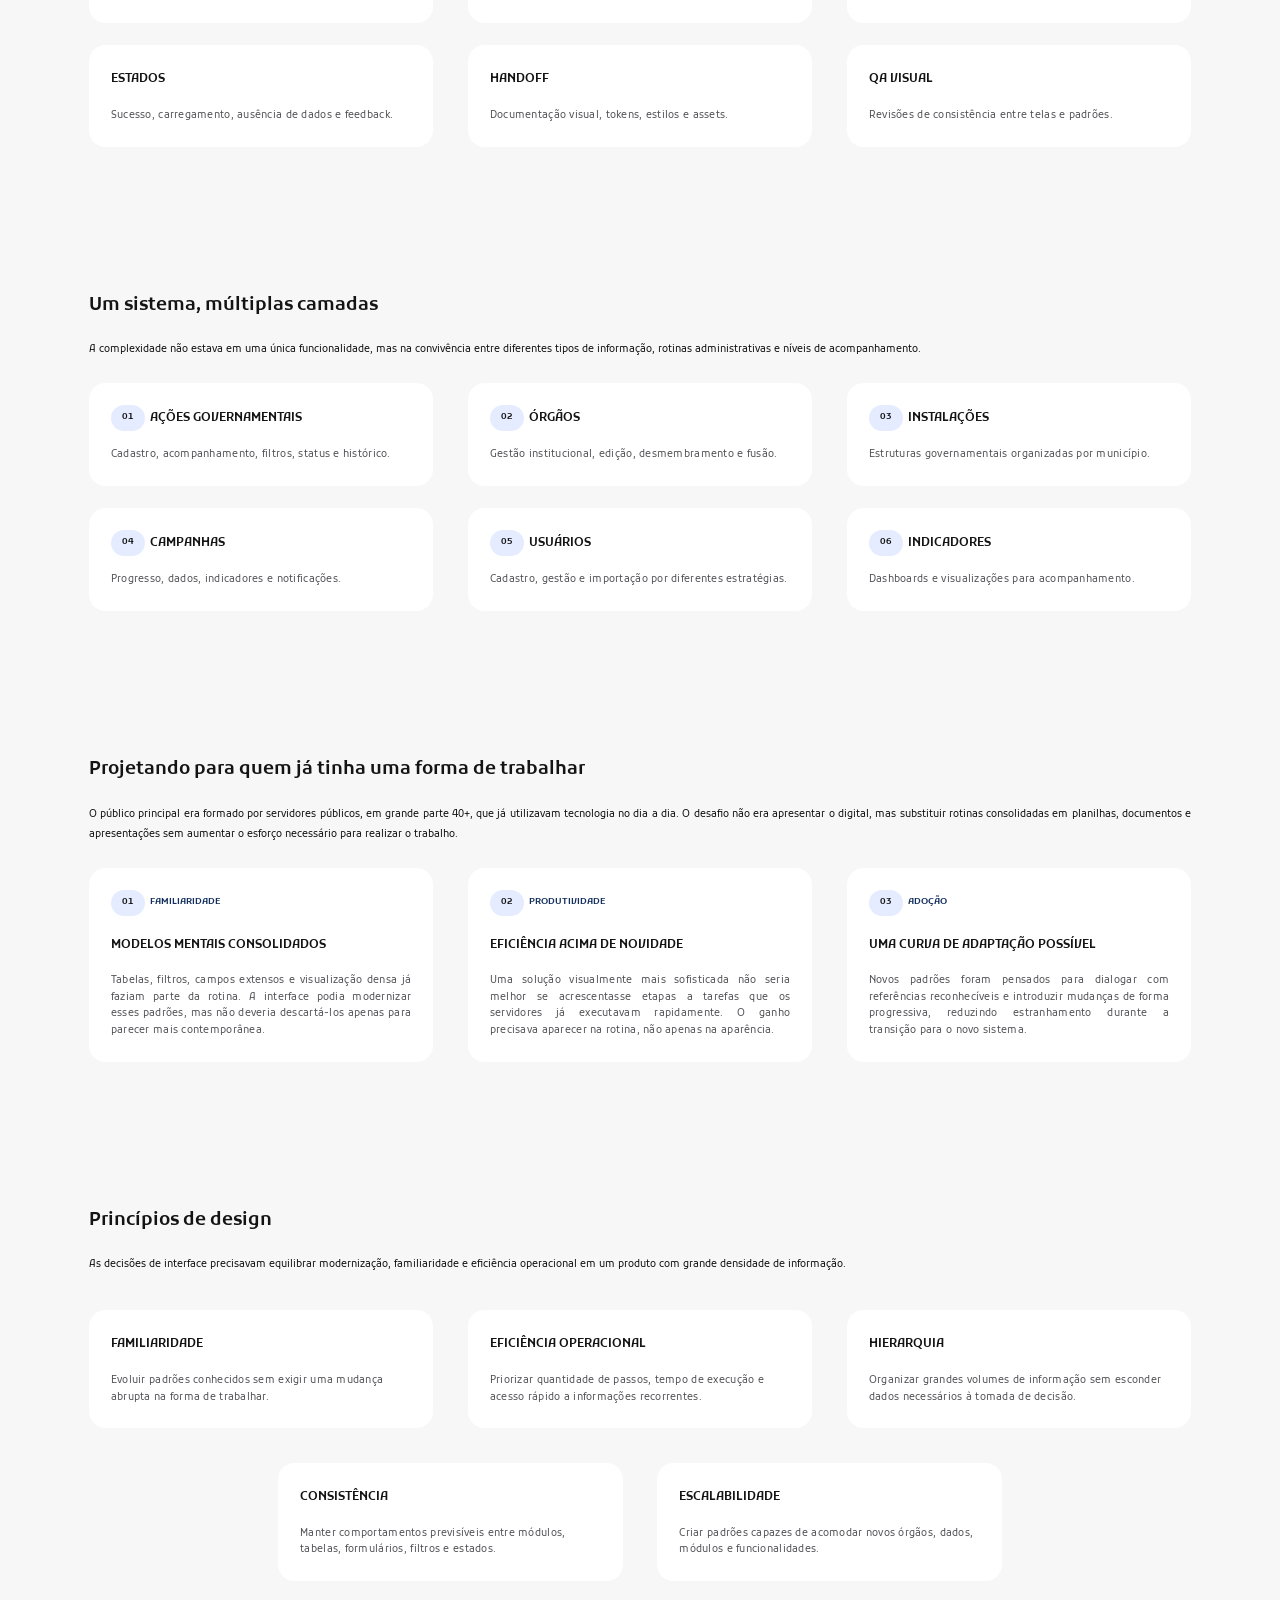
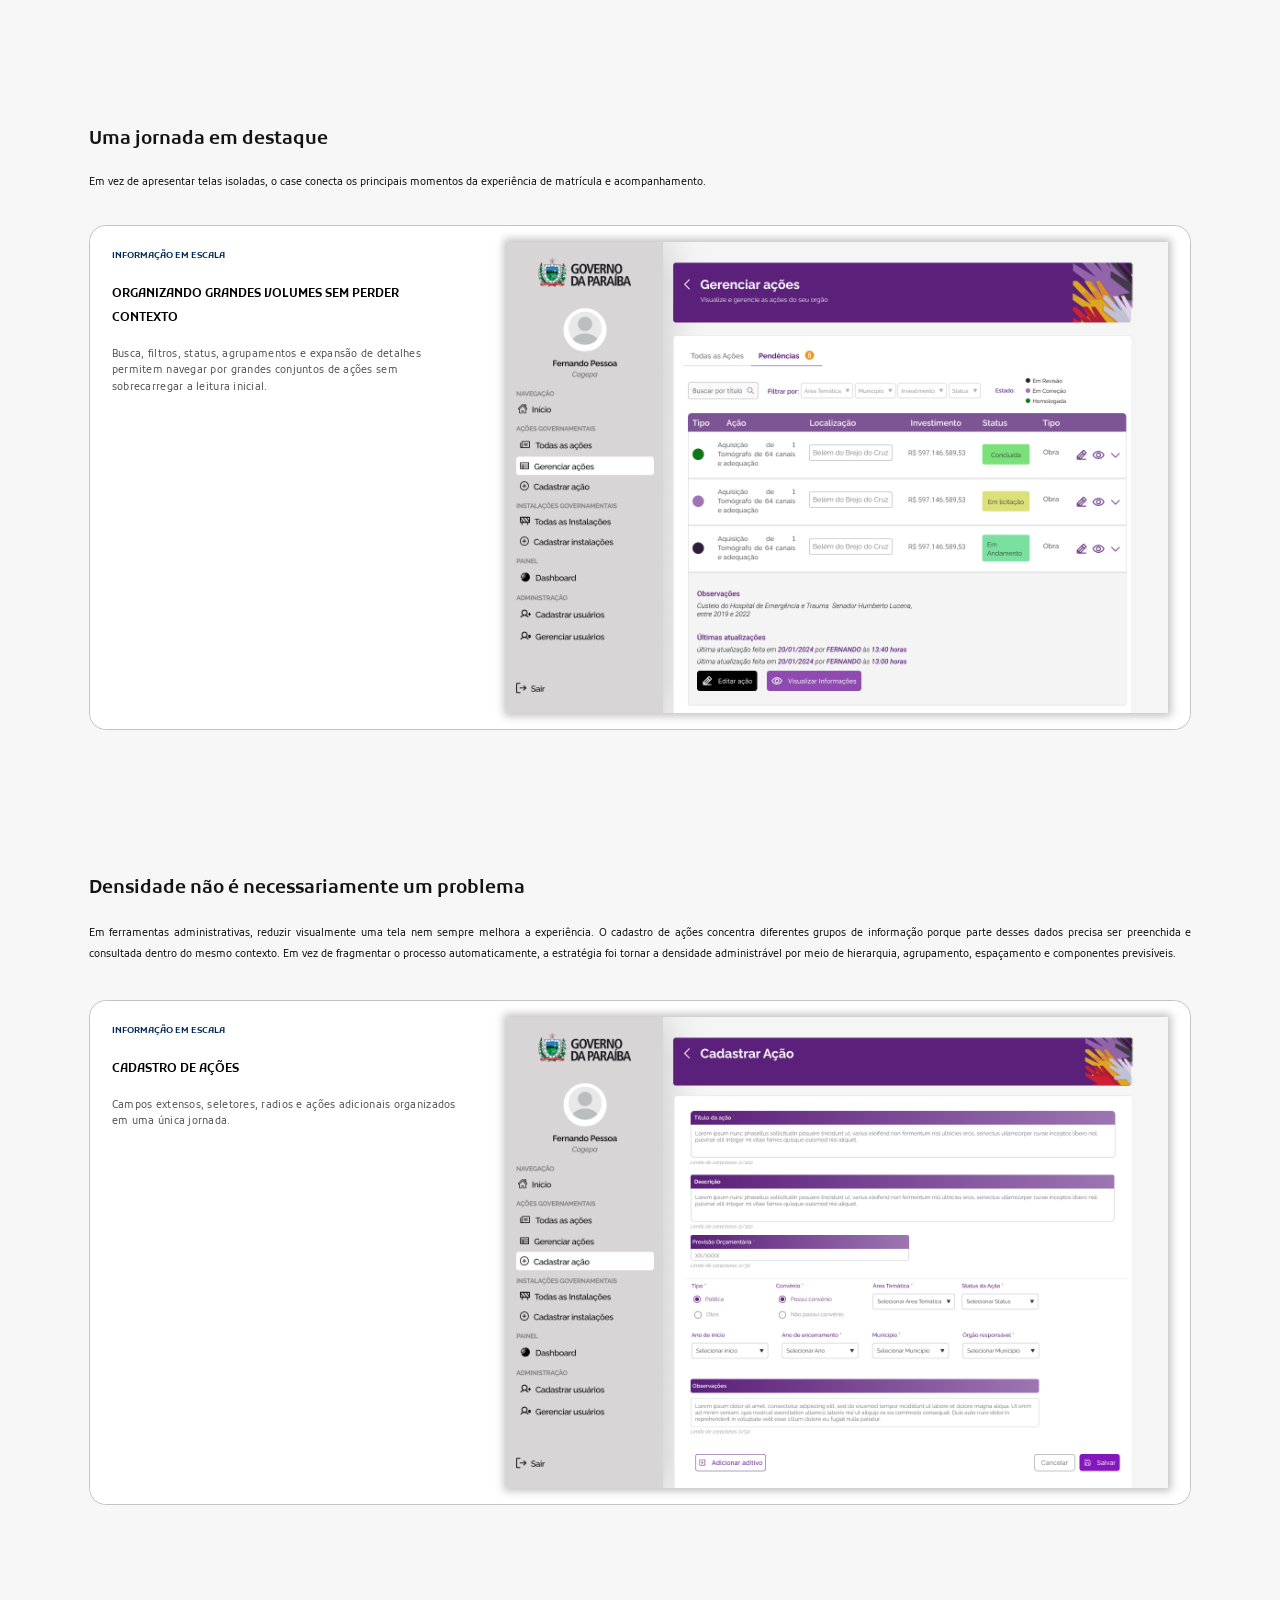
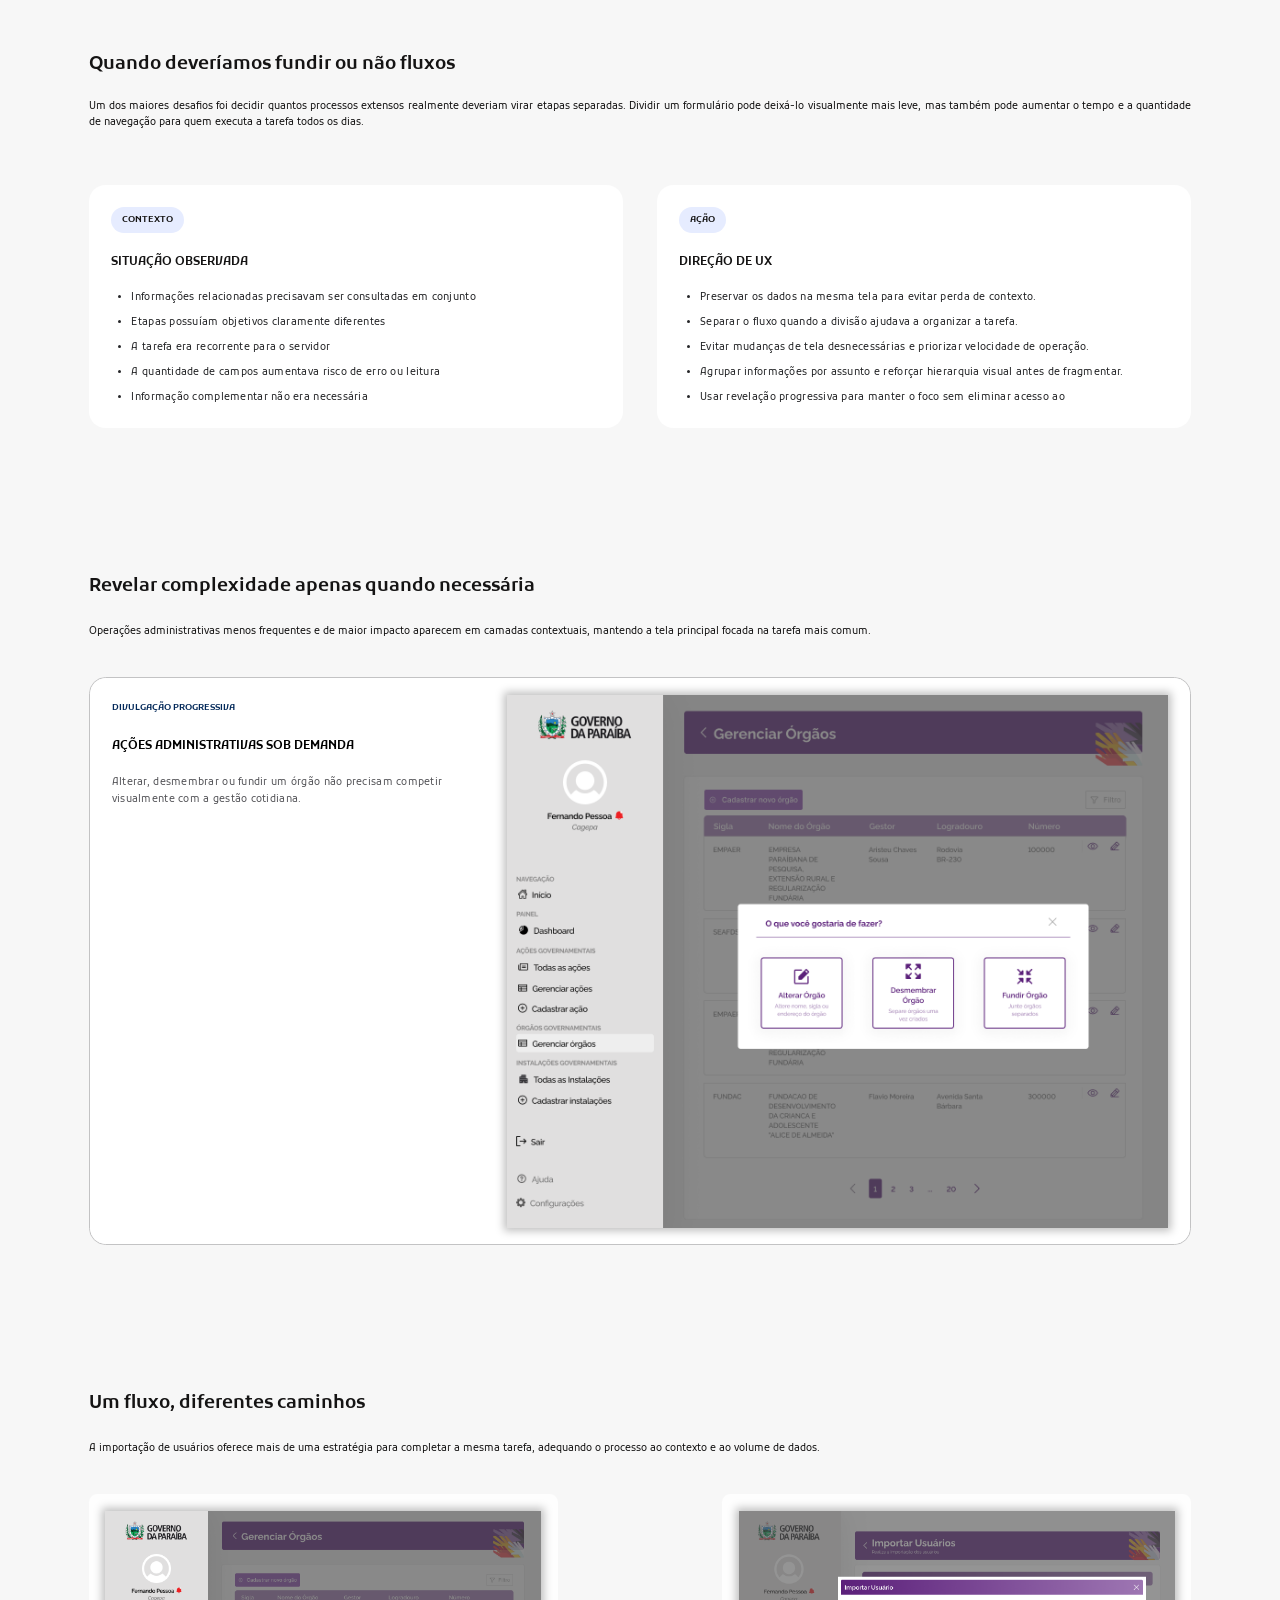
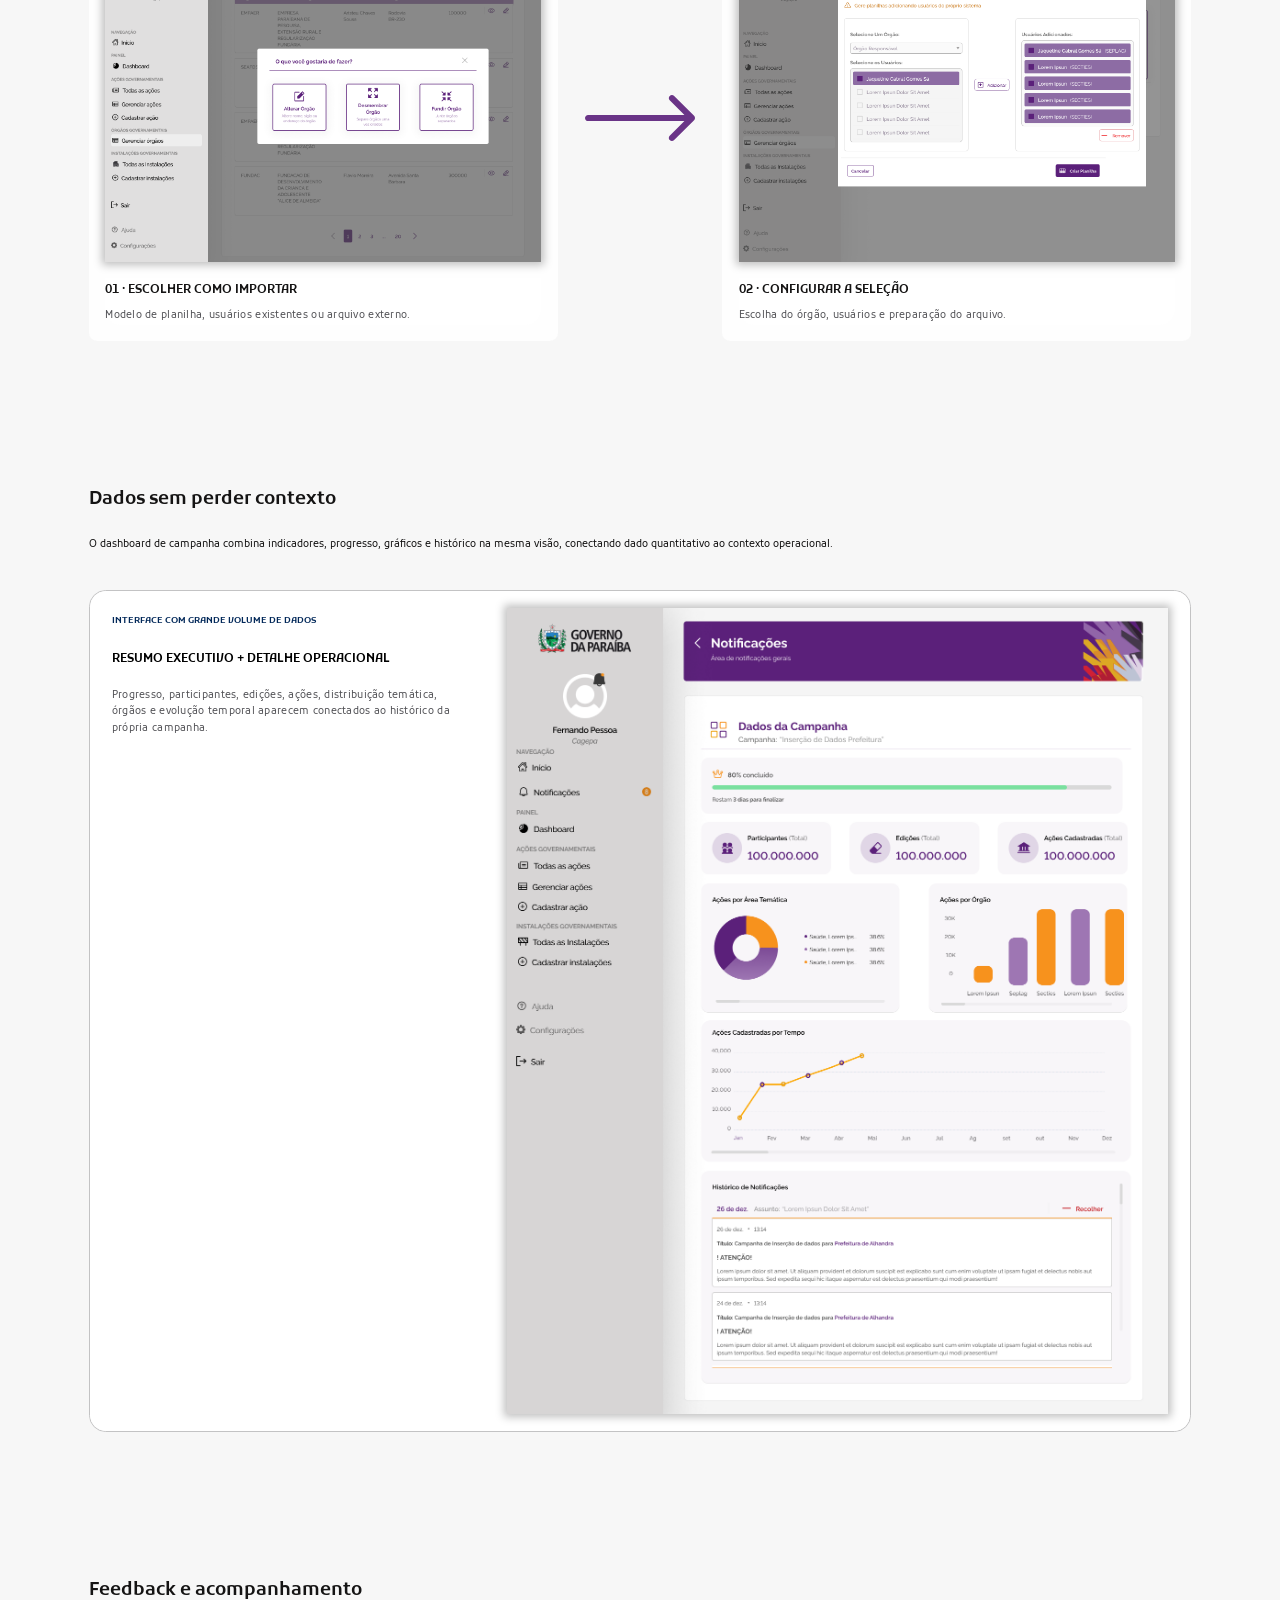
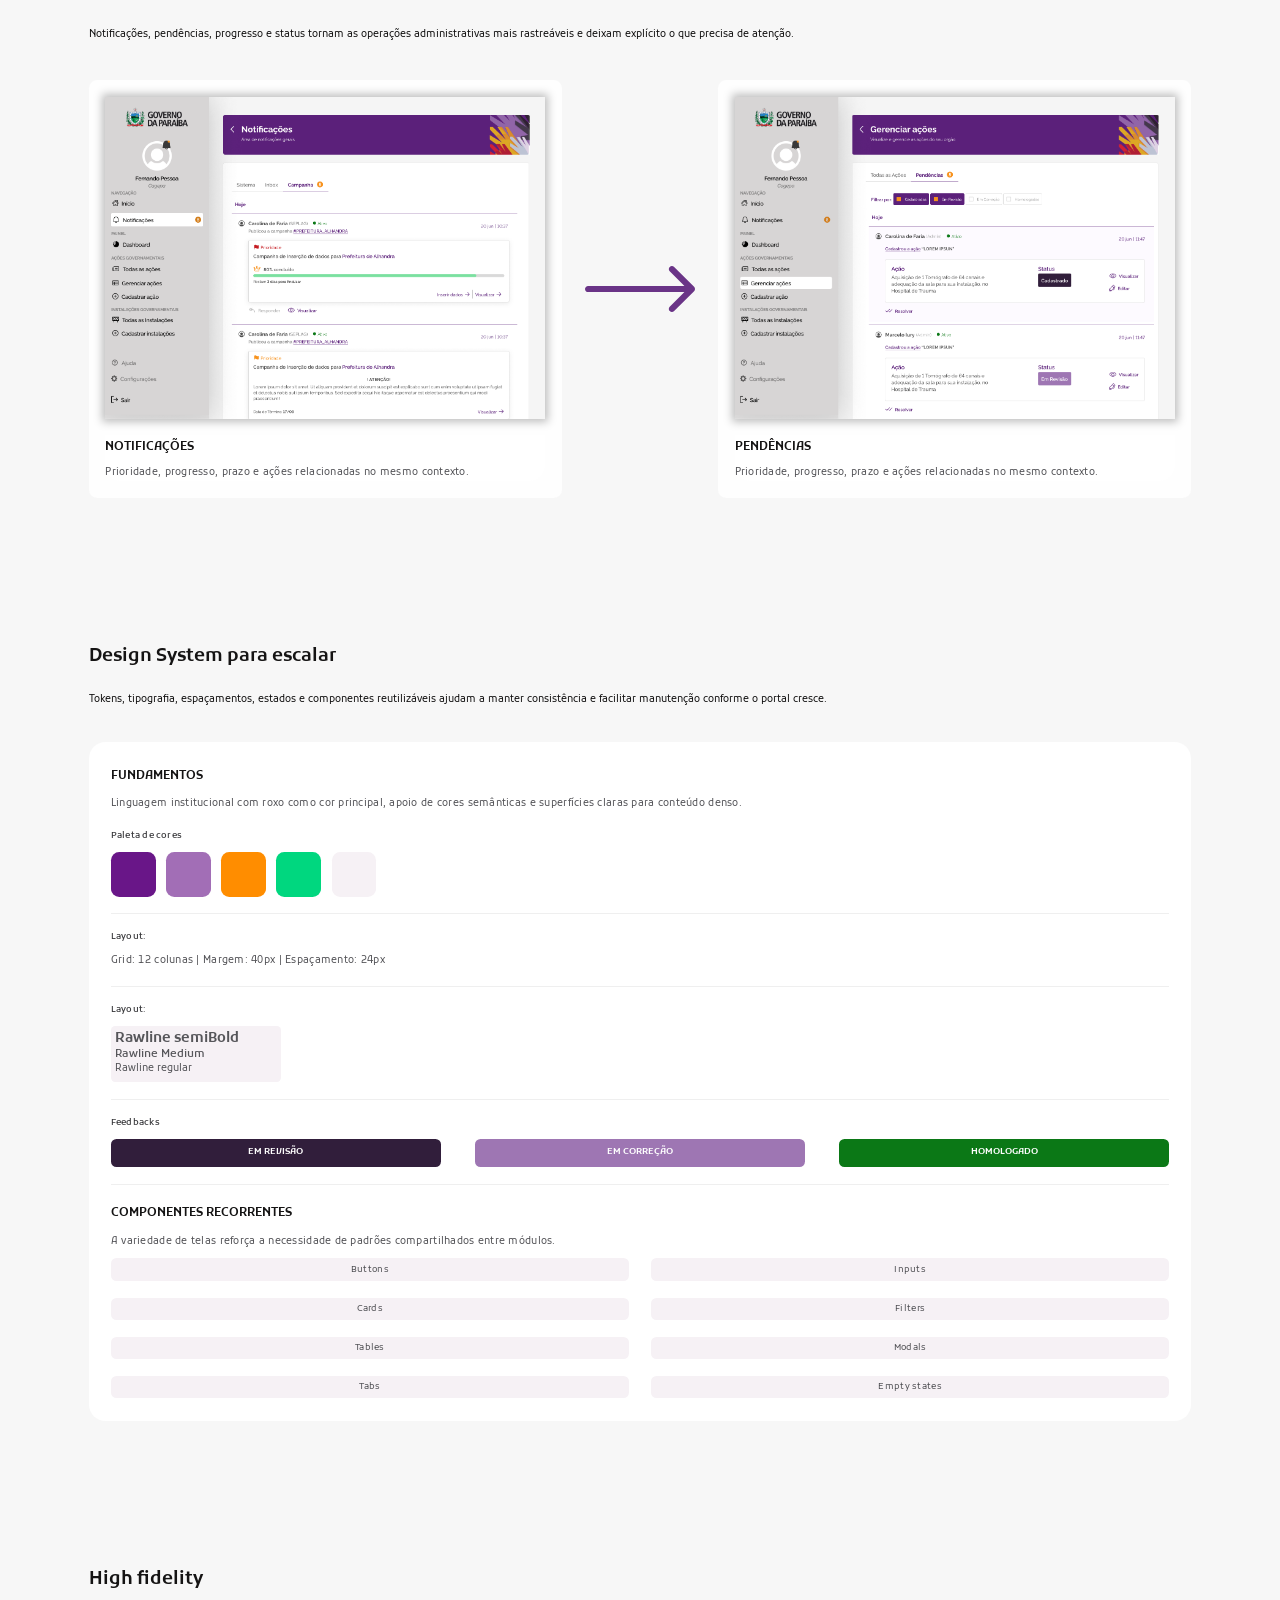
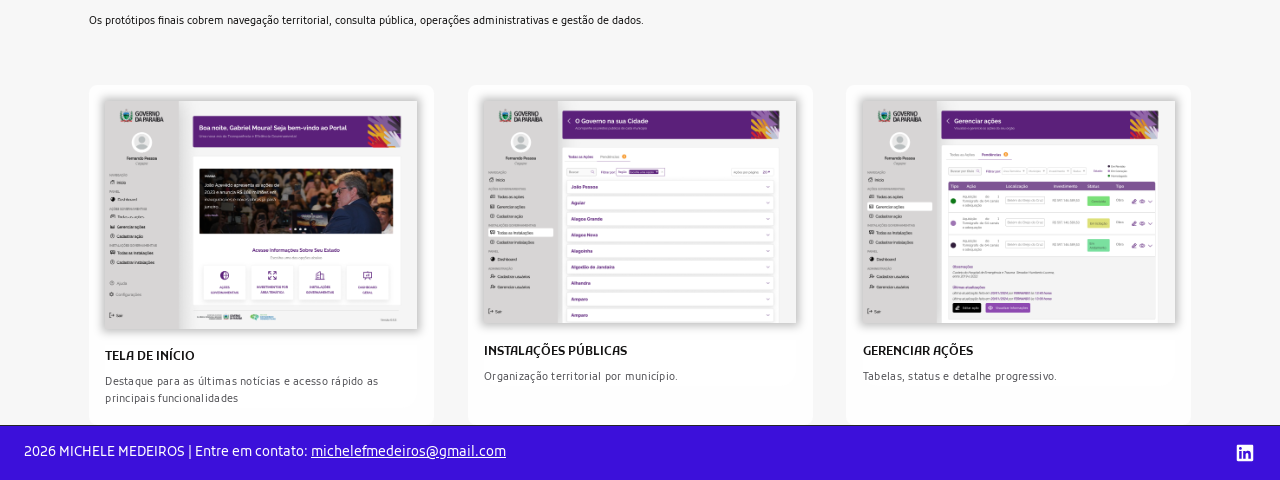
<file: documentacao-seplag.html>
<!doctype html>
<html lang="pt-BR">
<head>
  <meta charset="UTF-8">
  <meta name="viewport" content="width=device-width, initial-scale=1.0">
  <title>Documentação SEPLAG — Michele Medeiros</title>
  <meta name="description" content="Documentação do case SEPLAG: portal de gestão pública desenvolvido no ecossistema do Governo da Paraíba.">
  <link rel="preconnect" href="https://fonts.googleapis.com">
  <link rel="preconnect" href="https://fonts.gstatic.com" crossorigin>
  <link href="https://fonts.googleapis.com/css2?family=Kufam:ital,wght@0,400;0,500;0,600;0,700;0,900;1,400;1,500;1,600&family=Poppins:wght@700&display=swap" rel="stylesheet">
  <link rel="stylesheet" href="css/style.css?v=27">
  <link rel="stylesheet" href="css/documentacao-seplag.css?v=2">
</head>
<body>

  <!-- Seção 1: Cabeçalho -->
  <header class="navbar-wrap">
    <nav class="navbar container" aria-label="Navegação principal">
      <a href="index.html" class="navbar__brand">Michele Medeiros</a>
      <button class="navbar__toggle" id="navToggle" aria-label="Abrir menu" aria-expanded="false" aria-controls="navLinks">
        <span></span><span></span><span></span>
      </button>
      <div class="navbar__links" id="navLinks">
        <a href="index.html">Home</a>
        <a href="sobre-mim.html">Sobre mim</a>
        <a href="projetos.html" class="is-active">Projetos</a>
        <a href="contatos.html">Contatos</a>
      </div>
    </nav>
  </header>

  <div class="seplag-doc">

    <!-- Seção 2: Apresentação do projeto -->
    <section class="seplag-hero">
      <div class="seplag-hero__info">
        <p class="seplag-hero__tags">UX/UI · Web Design · Design System · Data-heavy Interfaces</p>

        <div class="seplag-hero__title">
          <h1 class="seplag-hero__name">SEPLAG.</h1>
          <p class="seplag-hero__headline">Gestão pública em uma experiência digital.</p>
        </div>

        <p class="seplag-hero__desc">Um portal para organizar ações governamentais, órgãos, instalações, campanhas e indicadores em uma experiência consistente e escalável.</p>

        <blockquote class="seplag-hero__quote">O projeto exigiu transformar rotinas administrativas e grandes volumes de informação em interfaces claras, reutilizáveis e preparadas para crescer junto com novos módulos.</blockquote>

        <div class="seplag-hero__cards">
          <div class="seplag-hero__card">
            <p class="seplag-hero__card-title">Produto</p>
            <p class="seplag-hero__card-text">Portal institucional e de gestão</p>
          </div>
          <div class="seplag-hero__card">
            <p class="seplag-hero__card-title">Execução</p>
            <p class="seplag-hero__card-text">Duração do projeto</p>
          </div>
          <div class="seplag-hero__card">
            <p class="seplag-hero__card-title">Equipe</p>
            <p class="seplag-hero__card-text">Trabalho em co-criação</p>
          </div>
        </div>
      </div>

      <div class="seplag-hero__visual">
        <div class="seplag-hero__art" aria-hidden="true">
          <img src="assets/images/seplag/camada-18-art.svg" alt="">
        </div>
        <div class="seplag-hero__badge">
          <img src="assets/images/seplag/governo-paraiba-logo.png" alt="Governo da Paraíba">
          <p>Plataforma de gestão estadual</p>
        </div>
      </div>
    </section>

    <!-- Seção 3: O projeto em 30 segundos -->
    <section class="seplag-summary">
      <h2 class="seplag-summary__title">O projeto em 30 segundos</h2>

      <p class="seplag-summary__text">O portal foi desenvolvido no ecossistema do Governo da Paraíba para centralizar rotinas administrativas, informações institucionais, ações governamentais, indicadores e recursos de gestão que antes conviviam em diferentes ferramentas e controles.</p>

      <div class="seplag-summary__cards">
        <article class="seplag-summary__box seplag-summary__box--light">
          <span class="seplag-summary__pill">Contexto</span>
          <h3 class="seplag-summary__heading">Digitalizar não significava começar do zero</h3>
          <p class="seplag-summary__body">Os servidores já trabalhavam diariamente com ferramentas digitais, principalmente Excel, Word e PowerPoint. Muitas camadas da gestão pública eram organizadas em planilhas e documentos que faziam parte de modelos mentais consolidados ao longo dos anos.</p>
        </article>

        <article class="seplag-summary__box seplag-summary__box--dark">
          <span class="seplag-summary__pill">Desafio</span>
          <h3 class="seplag-summary__heading">Modernizar sem criar uma nova barreira</h3>
          <p class="seplag-summary__body">O sistema precisava tornar o trabalho mais integrado e eficiente sem gerar estranhamento desnecessário. Ao mesmo tempo, era preciso lidar com telas densas e decidir cuidadosamente quais fluxos deveriam ser divididos e quais precisavam permanecer concentrados para preservar a produtividade cotidiana.</p>
        </article>
      </div>
    </section>

    <!-- Seção 4: Meu papel no projeto -->
    <section class="seplag-role">
      <div class="seplag-role__intro">
        <h2 class="seplag-role__title">Meu papel no projeto</h2>
        <p class="seplag-role__text">Atuei como web designer na prototipação de alta fidelidade, linguagem visual, componentes reutilizáveis, estados de interface, handoff e revisão de consistência.</p>
      </div>

      <div class="seplag-role__grid">
        <article class="seplag-role__card">
          <h3 class="seplag-role__card-title">High fidelity</h3>
          <p class="seplag-role__card-text">Prototipação das principais jornadas e áreas operacionais.</p>
        </article>
        <article class="seplag-role__card">
          <h3 class="seplag-role__card-title">Visual language</h3>
          <p class="seplag-role__card-text">Grid, escala tipográfica, hierarquia e aplicação visual.</p>
        </article>
        <article class="seplag-role__card">
          <h3 class="seplag-role__card-title">Componentes</h3>
          <p class="seplag-role__card-text">Botões, inputs, cartões, tabelas, filtros e empty states.</p>
        </article>
        <article class="seplag-role__card">
          <h3 class="seplag-role__card-title">Estados</h3>
          <p class="seplag-role__card-text">Sucesso, carregamento, ausência de dados e feedback.</p>
        </article>
        <article class="seplag-role__card">
          <h3 class="seplag-role__card-title">Handoff</h3>
          <p class="seplag-role__card-text">Documentação visual, tokens, estilos e assets.</p>
        </article>
        <article class="seplag-role__card">
          <h3 class="seplag-role__card-title">QA visual</h3>
          <p class="seplag-role__card-text">Revisões de consistência entre telas e padrões.</p>
        </article>
      </div>
    </section>

    <!-- Seção 5: Um sistema, múltiplas camadas -->
    <section class="seplag-layers">
      <div class="seplag-layers__intro">
        <h2 class="seplag-layers__title">Um sistema, múltiplas camadas</h2>
        <p class="seplag-layers__text">A complexidade não estava em uma única funcionalidade, mas na convivência entre diferentes tipos de informação, rotinas administrativas e níveis de acompanhamento.</p>
      </div>

      <div class="seplag-layers__grid">
        <article class="seplag-layers__card">
          <div class="seplag-layers__head">
            <span class="seplag-layers__number">01</span>
            <h3 class="seplag-layers__card-title">Ações governamentais</h3>
          </div>
          <p class="seplag-layers__card-text">Cadastro, acompanhamento, filtros, status e histórico.</p>
        </article>
        <article class="seplag-layers__card">
          <div class="seplag-layers__head">
            <span class="seplag-layers__number">02</span>
            <h3 class="seplag-layers__card-title">Órgãos</h3>
          </div>
          <p class="seplag-layers__card-text">Gestão institucional, edição, desmembramento e fusão.</p>
        </article>
        <article class="seplag-layers__card">
          <div class="seplag-layers__head">
            <span class="seplag-layers__number">03</span>
            <h3 class="seplag-layers__card-title">Instalações</h3>
          </div>
          <p class="seplag-layers__card-text">Estruturas governamentais organizadas por município.</p>
        </article>
        <article class="seplag-layers__card">
          <div class="seplag-layers__head">
            <span class="seplag-layers__number">04</span>
            <h3 class="seplag-layers__card-title">Campanhas</h3>
          </div>
          <p class="seplag-layers__card-text">Progresso, dados, indicadores e notificações.</p>
        </article>
        <article class="seplag-layers__card">
          <div class="seplag-layers__head">
            <span class="seplag-layers__number">05</span>
            <h3 class="seplag-layers__card-title">Usuários</h3>
          </div>
          <p class="seplag-layers__card-text">Cadastro, gestão e importação por diferentes estratégias.</p>
        </article>
        <article class="seplag-layers__card">
          <div class="seplag-layers__head">
            <span class="seplag-layers__number">06</span>
            <h3 class="seplag-layers__card-title">Indicadores</h3>
          </div>
          <p class="seplag-layers__card-text">Dashboards e visualizações para acompanhamento.</p>
        </article>
      </div>
    </section>

    <!-- Seção 6: Projetando para quem já tinha uma forma de trabalhar -->
    <section class="seplag-people">
      <div class="seplag-people__intro">
        <h2 class="seplag-people__title">Projetando para quem já tinha uma forma de trabalhar</h2>
        <p class="seplag-people__text">O público principal era formado por servidores públicos, em grande parte 40+, que já utilizavam tecnologia no dia a dia. O desafio não era apresentar o digital, mas substituir rotinas consolidadas em planilhas, documentos e apresentações sem aumentar o esforço necessário para realizar o trabalho.</p>
      </div>

      <div class="seplag-people__grid">
        <article class="seplag-people__card">
          <div class="seplag-people__head">
            <span class="seplag-people__number">01</span>
            <span class="seplag-people__label">Familiaridade</span>
          </div>
          <h3 class="seplag-people__card-title">Modelos mentais consolidados</h3>
          <p class="seplag-people__card-text">Tabelas, filtros, campos extensos e visualização densa já faziam parte da rotina. A interface podia modernizar esses padrões, mas não deveria descartá-los apenas para parecer mais contemporânea.</p>
        </article>
        <article class="seplag-people__card">
          <div class="seplag-people__head">
            <span class="seplag-people__number">02</span>
            <span class="seplag-people__label">Produtividade</span>
          </div>
          <h3 class="seplag-people__card-title">Eficiência acima de novidade</h3>
          <p class="seplag-people__card-text">Uma solução visualmente mais sofisticada não seria melhor se acrescentasse etapas a tarefas que os servidores já executavam rapidamente. O ganho precisava aparecer na rotina, não apenas na aparência.</p>
        </article>
        <article class="seplag-people__card">
          <div class="seplag-people__head">
            <span class="seplag-people__number">03</span>
            <span class="seplag-people__label">Adoção</span>
          </div>
          <h3 class="seplag-people__card-title">Uma curva de adaptação possível</h3>
          <p class="seplag-people__card-text">Novos padrões foram pensados para dialogar com referências reconhecíveis e introduzir mudanças de forma progressiva, reduzindo estranhamento durante a transição para o novo sistema.</p>
        </article>
      </div>
    </section>

    <!-- Seção 7: Princípios de design -->
    <section class="seplag-principles">
      <div class="seplag-principles__intro">
        <h2 class="seplag-principles__title">Princípios de design</h2>
        <p class="seplag-principles__text">As decisões de interface precisavam equilibrar modernização, familiaridade e eficiência operacional em um produto com grande densidade de informação.</p>
      </div>

      <div class="seplag-principles__rows">
        <div class="seplag-principles__row">
          <article class="seplag-principles__card">
            <h3 class="seplag-principles__card-title">Familiaridade</h3>
            <p class="seplag-principles__card-text">Evoluir padrões conhecidos sem exigir uma mudança abrupta na forma de trabalhar.</p>
          </article>
          <article class="seplag-principles__card">
            <h3 class="seplag-principles__card-title">Eficiência operacional</h3>
            <p class="seplag-principles__card-text">Priorizar quantidade de passos, tempo de execução e acesso rápido a informações recorrentes.</p>
          </article>
          <article class="seplag-principles__card">
            <h3 class="seplag-principles__card-title">Hierarquia</h3>
            <p class="seplag-principles__card-text">Organizar grandes volumes de informação sem esconder dados necessários à tomada de decisão.</p>
          </article>
        </div>

        <div class="seplag-principles__row seplag-principles__row--centered">
          <article class="seplag-principles__card">
            <h3 class="seplag-principles__card-title">Consistência</h3>
            <p class="seplag-principles__card-text">Manter comportamentos previsíveis entre módulos, tabelas, formulários, filtros e estados.</p>
          </article>
          <article class="seplag-principles__card">
            <h3 class="seplag-principles__card-title">Escalabilidade</h3>
            <p class="seplag-principles__card-text">Criar padrões capazes de acomodar novos órgãos, dados, módulos e funcionalidades.</p>
          </article>
        </div>
      </div>
    </section>

    <!-- Seção 8: Uma jornada em destaque -->
    <section class="seplag-journey">
      <div class="seplag-journey__intro">
        <h2 class="seplag-journey__title">Uma jornada em destaque</h2>
        <p class="seplag-journey__text">Em vez de apresentar telas isoladas, o case conecta os principais momentos da experiência de matrícula e acompanhamento.</p>
      </div>

      <div class="seplag-showcase__frame">
        <div class="seplag-showcase__panel">
          <p class="seplag-showcase__label">Informação em escala</p>
          <h3 class="seplag-showcase__heading">Organizando grandes volumes sem perder contexto</h3>
          <p class="seplag-showcase__body">Busca, filtros, status, agrupamentos e expansão de detalhes permitem navegar por grandes conjuntos de ações sem sobrecarregar a leitura inicial.</p>
        </div>

        <div class="seplag-showcase__preview">
          <img class="seplag-showcase__image" src="assets/images/seplag/gerenciar-acoes.png" alt="Tela de Gerenciar ações do sistema SEPLAG">
        </div>
      </div>
    </section>

    <!-- Seção 9: Densidade não é necessariamente um problema -->
    <section class="seplag-density">
      <div class="seplag-density__intro">
        <h2 class="seplag-density__title">Densidade não é necessariamente um problema</h2>
        <p class="seplag-density__text">Em ferramentas administrativas, reduzir visualmente uma tela nem sempre melhora a experiência. O cadastro de ações concentra diferentes grupos de informação porque parte desses dados precisa ser preenchida e consultada dentro do mesmo contexto. Em vez de fragmentar o processo automaticamente, a estratégia foi tornar a densidade administrável por meio de hierarquia, agrupamento, espaçamento e componentes previsíveis.</p>
      </div>

      <div class="seplag-showcase__frame">
        <div class="seplag-showcase__panel">
          <p class="seplag-showcase__label">Informação em escala</p>
          <h3 class="seplag-showcase__heading">Cadastro de ações</h3>
          <p class="seplag-showcase__body">Campos extensos, seletores, radios e ações adicionais organizados em uma única jornada.</p>
        </div>

        <div class="seplag-showcase__preview">
          <img class="seplag-showcase__image" src="assets/images/seplag/cadastrar-acoes.png" alt="Tela de Cadastrar ação do sistema SEPLAG">
        </div>
      </div>
    </section>

    <!-- Seção 10: Quando deveríamos fundir ou não fluxos -->
    <section class="seplag-flows">
      <div class="seplag-flows__intro">
        <h2 class="seplag-flows__title">Quando deveríamos fundir ou não fluxos</h2>
        <p class="seplag-flows__text">Um dos maiores desafios foi decidir quantos processos extensos realmente deveriam virar etapas separadas. Dividir um formulário pode deixá-lo visualmente mais leve, mas também pode aumentar o tempo e a quantidade de navegação para quem executa a tarefa todos os dias.</p>
      </div>

      <div class="seplag-flows__grid">
        <article class="seplag-flows__card">
          <span class="seplag-flows__pill">Contexto</span>
          <h3 class="seplag-flows__card-title">Situação observada</h3>
          <ul class="seplag-flows__list">
            <li>Informações relacionadas precisavam ser consultadas em conjunto</li>
            <li>Etapas possuíam objetivos claramente diferentes</li>
            <li>A tarefa era recorrente para o servidor</li>
            <li>A quantidade de campos aumentava risco de erro ou leitura</li>
            <li>Informação complementar não era necessária</li>
          </ul>
        </article>

        <article class="seplag-flows__card">
          <span class="seplag-flows__pill">Ação</span>
          <h3 class="seplag-flows__card-title">Direção de UX</h3>
          <ul class="seplag-flows__list">
            <li>Preservar os dados na mesma tela para evitar perda de contexto.</li>
            <li>Separar o fluxo quando a divisão ajudava a organizar a tarefa.</li>
            <li>Evitar mudanças de tela desnecessárias e priorizar velocidade de operação.</li>
            <li>Agrupar informações por assunto e reforçar hierarquia visual antes de fragmentar.</li>
            <li>Usar revelação progressiva para manter o foco sem eliminar acesso ao</li>
          </ul>
        </article>
      </div>
    </section>

    <!-- Seção 11: Revelar complexidade apenas quando necessária -->
    <section class="seplag-reveal">
      <div class="seplag-reveal__intro">
        <h2 class="seplag-reveal__title">Revelar complexidade apenas quando necessária</h2>
        <p class="seplag-reveal__text">Operações administrativas menos frequentes e de maior impacto aparecem em camadas contextuais, mantendo a tela principal focada na tarefa mais comum.</p>
      </div>

      <div class="seplag-showcase__frame seplag-showcase__frame--tall">
        <div class="seplag-showcase__panel">
          <p class="seplag-showcase__label">Divulgação progressiva</p>
          <h3 class="seplag-showcase__heading">Ações administrativas sob demanda</h3>
          <p class="seplag-showcase__body">Alterar, desmembrar ou fundir um órgão não precisam competir visualmente com a gestão cotidiana.</p>
        </div>

        <div class="seplag-showcase__preview">
          <img class="seplag-showcase__image" src="assets/images/seplag/gerenciar-orgaos.png" alt="Tela de Gerenciar órgãos com diálogo de opções do sistema SEPLAG">
        </div>
      </div>
    </section>

    <!-- Seção 12: Um fluxo, diferentes caminhos -->
    <section class="seplag-paths">
      <div class="seplag-paths__intro">
        <h2 class="seplag-paths__title">Um fluxo, diferentes caminhos</h2>
        <p class="seplag-paths__text">A importação de usuários oferece mais de uma estratégia para completar a mesma tarefa, adequando o processo ao contexto e ao volume de dados.</p>
      </div>

      <div class="seplag-paths__row">
        <figure class="seplag-paths__item">
          <div class="seplag-paths__media">
            <img class="seplag-paths__image" src="assets/images/seplag/gerenciar-orgaos.png" alt="Tela de Gerenciar órgãos com diálogo de opções">
          </div>
          <figcaption class="seplag-paths__caption">
            <p class="seplag-paths__step">01 · Escolher como importar</p>
            <p class="seplag-paths__step-text">Modelo de planilha, usuários existentes ou arquivo externo.</p>
          </figcaption>
        </figure>

        <img class="seplag-paths__arrow" src="assets/images/seplag/seta-fluxo.svg" alt="" aria-hidden="true">

        <figure class="seplag-paths__item">
          <div class="seplag-paths__media">
            <img class="seplag-paths__image" src="assets/images/seplag/importar-usuarios.png" alt="Tela de Importar usuários">
          </div>
          <figcaption class="seplag-paths__caption">
            <p class="seplag-paths__step">02 · Configurar a seleção</p>
            <p class="seplag-paths__step-text">Escolha do órgão, usuários e preparação do arquivo.</p>
          </figcaption>
        </figure>
      </div>
    </section>

    <!-- Seção 13: Dados sem perder contexto -->
    <section class="seplag-data">
      <div class="seplag-data__intro">
        <h2 class="seplag-data__title">Dados sem perder contexto</h2>
        <p class="seplag-data__text">O dashboard de campanha combina indicadores, progresso, gráficos e histórico na mesma visão, conectando dado quantitativo ao contexto operacional.</p>
      </div>

      <div class="seplag-showcase__frame seplag-showcase__frame--campaign">
        <div class="seplag-showcase__panel">
          <p class="seplag-showcase__label">Interface com grande volume de dados</p>
          <h3 class="seplag-showcase__heading">Resumo executivo + detalhe operacional</h3>
          <p class="seplag-showcase__body">Progresso, participantes, edições, ações, distribuição temática, órgãos e evolução temporal aparecem conectados ao histórico da própria campanha.</p>
        </div>

        <div class="seplag-showcase__preview">
          <img class="seplag-showcase__image" src="assets/images/seplag/dados-campanha.png" alt="Tela de Notificações com o dashboard de dados da campanha">
        </div>
      </div>
    </section>

    <!-- Seção 14: Feedback e acompanhamento -->
    <section class="seplag-paths seplag-paths--feedback">
      <div class="seplag-paths__intro">
        <h2 class="seplag-paths__title">Feedback e acompanhamento</h2>
        <p class="seplag-paths__text">Notificações, pendências, progresso e status tornam as operações administrativas mais rastreáveis e deixam explícito o que precisa de atenção.</p>
      </div>

      <div class="seplag-paths__row">
        <figure class="seplag-paths__item">
          <div class="seplag-paths__media">
            <img class="seplag-paths__image" src="assets/images/seplag/notificacoes.png" alt="Tela de Notificações">
          </div>
          <figcaption class="seplag-paths__caption">
            <p class="seplag-paths__step">Notificações</p>
            <p class="seplag-paths__step-text">Prioridade, progresso, prazo e ações relacionadas no mesmo contexto.</p>
          </figcaption>
        </figure>

        <img class="seplag-paths__arrow" src="assets/images/seplag/seta-fluxo.svg" alt="" aria-hidden="true">

        <figure class="seplag-paths__item">
          <div class="seplag-paths__media">
            <img class="seplag-paths__image" src="assets/images/seplag/gerenciar-acoes-pendencias.png" alt="Tela de Gerenciar ações na aba Pendências">
          </div>
          <figcaption class="seplag-paths__caption">
            <p class="seplag-paths__step">Pendências</p>
            <p class="seplag-paths__step-text">Prioridade, progresso, prazo e ações relacionadas no mesmo contexto.</p>
          </figcaption>
        </figure>
      </div>
    </section>

    <!-- Seção 15: Design System para escalar -->
    <section class="seplag-ds">
      <div class="seplag-ds__intro">
        <h2 class="seplag-ds__title">Design System para escalar</h2>
        <p class="seplag-ds__text">Tokens, tipografia, espaçamentos, estados e componentes reutilizáveis ajudam a manter consistência e facilitar manutenção conforme o portal cresce.</p>
      </div>

      <div class="seplag-ds__card">
        <div class="seplag-ds__content">
          <div class="seplag-ds__block">
            <p class="seplag-ds__heading">Fundamentos</p>
            <p class="seplag-ds__body">Linguagem institucional com roxo como cor principal, apoio de cores semânticas e superfícies claras para conteúdo denso.</p>
          </div>

          <div class="seplag-ds__block">
            <p class="seplag-ds__label">Paleta de cores</p>
            <div class="seplag-ds__swatches">
              <span class="seplag-ds__swatch" style="background:#691688"></span>
              <span class="seplag-ds__swatch" style="background:#a26eb6"></span>
              <span class="seplag-ds__swatch" style="background:#ff8d00"></span>
              <span class="seplag-ds__swatch" style="background:#00d77f"></span>
              <span class="seplag-ds__swatch" style="background:#f6f1f5"></span>
            </div>
          </div>

          <hr class="seplag-ds__divider">

          <div class="seplag-ds__block">
            <p class="seplag-ds__label">Layout:</p>
            <p class="seplag-ds__value">Grid: 12 colunas | Margem: 40px | Espaçamento: 24px</p>
          </div>

          <hr class="seplag-ds__divider">

          <div class="seplag-ds__block">
            <p class="seplag-ds__label">Layout:</p>
            <div class="seplag-ds__specimen">
              <p class="seplag-ds__specimen-line seplag-ds__specimen-line--semibold">Rawline semiBold</p>
              <p class="seplag-ds__specimen-line seplag-ds__specimen-line--medium">Rawline Medium</p>
              <p class="seplag-ds__specimen-line seplag-ds__specimen-line--regular">Rawline regular</p>
            </div>
          </div>

          <hr class="seplag-ds__divider">

          <div class="seplag-ds__block">
            <p class="seplag-ds__label">Feedbacks</p>
            <div class="seplag-ds__status-row">
              <span class="seplag-ds__status seplag-ds__status--review">Em revisão</span>
              <span class="seplag-ds__status seplag-ds__status--fix">Em correção</span>
              <span class="seplag-ds__status seplag-ds__status--approved">Homologado</span>
            </div>
          </div>

          <hr class="seplag-ds__divider">

          <div class="seplag-ds__block">
            <p class="seplag-ds__heading">Componentes recorrentes</p>
            <p class="seplag-ds__body">A variedade de telas reforça a necessidade de padrões compartilhados entre módulos.</p>
            <div class="seplag-ds__chips">
              <div class="seplag-ds__chip-col">
                <span class="seplag-ds__chip">Buttons</span>
                <span class="seplag-ds__chip">Cards</span>
                <span class="seplag-ds__chip">Tables</span>
                <span class="seplag-ds__chip">Tabs</span>
              </div>
              <div class="seplag-ds__chip-col">
                <span class="seplag-ds__chip">Inputs</span>
                <span class="seplag-ds__chip">Filters</span>
                <span class="seplag-ds__chip">Modals</span>
                <span class="seplag-ds__chip">Empty states</span>
              </div>
            </div>
          </div>
        </div>
      </div>
    </section>

    <!-- Seção 16: High fidelity -->
    <section class="seplag-hifi">
      <div class="seplag-hifi__intro">
        <h2 class="seplag-hifi__title">High fidelity</h2>
        <p class="seplag-hifi__text">Os protótipos finais cobrem navegação territorial, consulta pública, operações administrativas e gestão de dados.</p>
      </div>

      <div class="seplag-hifi__row">
        <figure class="seplag-hifi__card">
          <div class="seplag-hifi__media seplag-hifi__media--home">
            <img class="seplag-hifi__image" src="assets/images/seplag/tela-inicio.png" alt="Tela de início do portal">
          </div>
          <figcaption class="seplag-hifi__caption">
            <p class="seplag-hifi__step">Tela de início</p>
            <p class="seplag-hifi__step-text">Destaque para as últimas notícias e acesso rápido as principais funcionalidades</p>
          </figcaption>
        </figure>

        <figure class="seplag-hifi__card">
          <div class="seplag-hifi__media">
            <img class="seplag-hifi__image" src="assets/images/seplag/instalacoes.png" alt="Tela de Instalações públicas">
          </div>
          <figcaption class="seplag-hifi__caption">
            <p class="seplag-hifi__step">Instalações públicas</p>
            <p class="seplag-hifi__step-text">Organização territorial por município.</p>
          </figcaption>
        </figure>

        <figure class="seplag-hifi__card">
          <div class="seplag-hifi__media">
            <img class="seplag-hifi__image" src="assets/images/seplag/gerenciar-acoes.png" alt="Tela de Gerenciar ações">
          </div>
          <figcaption class="seplag-hifi__caption">
            <p class="seplag-hifi__step">Gerenciar ações</p>
            <p class="seplag-hifi__step-text">Tabelas, status e detalhe progressivo.</p>
          </figcaption>
        </figure>
      </div>
    </section>

  </div>

  <!-- Versão tablet (500px a 999px) -->
  <div class="seplag-tablet">

    <!-- Seção 1: Apresentação -->
    <section class="seplag-tablet__hero">
      <p class="seplag-tablet__tags">UX/UI · Web Design · Design System · Data-heavy Interfaces</p>
      <h1 class="seplag-tablet__name">SEPLAG.</h1>
      <p class="seplag-tablet__headline">Gestão pública em uma experiência digital.</p>
      <p class="seplag-tablet__desc">Um portal para organizar ações governamentais, órgãos, instalações, campanhas e indicadores em uma experiência consistente e escalável.</p>

      <blockquote class="seplag-tablet__quote">O projeto exigiu transformar rotinas administrativas e grandes volumes de informação em interfaces claras, reutilizáveis e preparadas para crescer junto com novos módulos.</blockquote>

      <div class="seplag-tablet__cards">
        <div class="seplag-tablet__card">
          <p class="seplag-tablet__card-title">Produto</p>
          <p class="seplag-tablet__card-text">Portal institucional e de gestão</p>
        </div>
        <div class="seplag-tablet__card">
          <p class="seplag-tablet__card-title">Execução</p>
          <p class="seplag-tablet__card-text">Duração do projeto</p>
        </div>
        <div class="seplag-tablet__card">
          <p class="seplag-tablet__card-title">Equipe</p>
          <p class="seplag-tablet__card-text">Trabalho em co-criação</p>
        </div>
      </div>

      <div class="seplag-tablet__art">
        <img class="seplag-tablet__art-image" src="assets/images/seplag/camada-18-art.svg" alt="" aria-hidden="true">
        <div class="seplag-tablet__badge">
          <img src="assets/images/seplag/governo-paraiba-logo.png" alt="Governo da Paraíba">
          <p>Plataforma de gestão estadual</p>
        </div>
      </div>
    </section>

    <!-- Seção 2: O projeto em 30 segundos -->
    <section class="seplag-tablet__summary">
      <span class="seplag-tablet__accent"></span>
      <h2 class="seplag-tablet__summary-title">O projeto em 30 segundos</h2>
      <p class="seplag-tablet__summary-text">O portal foi desenvolvido no ecossistema do Governo da Paraíba para centralizar rotinas administrativas, informações institucionais, ações governamentais, indicadores e recursos de gestão que antes conviviam em diferentes ferramentas e controles.</p>

      <div class="seplag-tablet__summary-cards">
        <article class="seplag-tablet__summary-box seplag-tablet__summary-box--light">
          <p class="seplag-tablet__summary-label seplag-tablet__summary-label--light">Contexto</p>
          <h3 class="seplag-tablet__summary-heading">Digitalizar não significava começar do zero</h3>
          <p class="seplag-tablet__summary-body">Os servidores já trabalhavam diariamente com ferramentas digitais, principalmente Excel, Word e PowerPoint. Muitas camadas da gestão pública eram organizadas em planilhas e documentos que faziam parte de modelos mentais consolidados ao longo dos anos.</p>
        </article>

        <article class="seplag-tablet__summary-box seplag-tablet__summary-box--dark">
          <p class="seplag-tablet__summary-label seplag-tablet__summary-label--dark">Desafio</p>
          <h3 class="seplag-tablet__summary-heading seplag-tablet__summary-heading--light">Modernizar sem criar uma nova barreira</h3>
          <p class="seplag-tablet__summary-body seplag-tablet__summary-body--light">O sistema precisava tornar o trabalho mais integrado e eficiente sem gerar estranhamento desnecessário. Ao mesmo tempo, era preciso lidar com telas densas e decidir cuidadosamente quais fluxos deveriam ser divididos e quais precisavam permanecer concentrados para preservar a produtividade cotidiana.</p>
        </article>
      </div>
    </section>

    <!-- Seção 3: Meu papel no projeto -->
    <section class="seplag-tablet__role">
      <span class="seplag-tablet__accent"></span>
      <h2 class="seplag-tablet__role-title">Meu papel no projeto</h2>
      <p class="seplag-tablet__role-text">Atuei como web designer na prototipação de alta fidelidade, linguagem visual, componentes reutilizáveis, estados de interface, handoff e revisão de consistência.</p>

      <div class="seplag-tablet__role-grid">
        <article class="seplag-tablet__role-card">
          <h3 class="seplag-tablet__role-card-title">High fidelity</h3>
          <p class="seplag-tablet__role-card-text">Prototipação das principais jornadas e áreas operacionais.</p>
        </article>
        <article class="seplag-tablet__role-card">
          <h3 class="seplag-tablet__role-card-title">Visual language</h3>
          <p class="seplag-tablet__role-card-text">Grid, escala tipográfica, hierarquia e aplicação visual.</p>
        </article>
        <article class="seplag-tablet__role-card">
          <h3 class="seplag-tablet__role-card-title">Componentes</h3>
          <p class="seplag-tablet__role-card-text">Botões, inputs, cartões, tabelas, filtros e empty states.</p>
        </article>
        <article class="seplag-tablet__role-card">
          <h3 class="seplag-tablet__role-card-title">Estados</h3>
          <p class="seplag-tablet__role-card-text">Sucesso, carregamento, ausência de dados e feedback.</p>
        </article>
        <article class="seplag-tablet__role-card">
          <h3 class="seplag-tablet__role-card-title">Handoff</h3>
          <p class="seplag-tablet__role-card-text">Documentação visual, tokens, estilos e assets.</p>
        </article>
        <article class="seplag-tablet__role-card">
          <h3 class="seplag-tablet__role-card-title">QA visual</h3>
          <p class="seplag-tablet__role-card-text">Revisões de consistência entre telas e padrões.</p>
        </article>
      </div>
    </section>

    <!-- Seção 4: Um sistema, múltiplas camadas -->
    <section class="seplag-tablet__layers">
      <span class="seplag-tablet__accent"></span>
      <h2 class="seplag-tablet__layers-title">Um sistema, múltiplas camadas</h2>
      <p class="seplag-tablet__layers-text">A complexidade não estava em uma única funcionalidade, mas na convivência entre diferentes tipos de informação, rotinas administrativas e níveis de acompanhamento.</p>

      <div class="seplag-tablet__layers-grid">
        <article class="seplag-tablet__layer-card">
          <div class="seplag-tablet__layer-head">
            <span class="seplag-tablet__layer-number">01</span>
            <h3 class="seplag-tablet__layer-title">Ações governamentais</h3>
          </div>
          <p class="seplag-tablet__layer-text">Cadastro, acompanhamento, filtros, status e histórico.</p>
        </article>
        <article class="seplag-tablet__layer-card">
          <div class="seplag-tablet__layer-head">
            <span class="seplag-tablet__layer-number">02</span>
            <h3 class="seplag-tablet__layer-title">Órgãos</h3>
          </div>
          <p class="seplag-tablet__layer-text">Gestão institucional, edição, desmembramento e fusão.</p>
        </article>
        <article class="seplag-tablet__layer-card">
          <div class="seplag-tablet__layer-head">
            <span class="seplag-tablet__layer-number">03</span>
            <h3 class="seplag-tablet__layer-title">Instalações</h3>
          </div>
          <p class="seplag-tablet__layer-text">Estruturas governamentais organizadas por município.</p>
        </article>
        <article class="seplag-tablet__layer-card">
          <div class="seplag-tablet__layer-head">
            <span class="seplag-tablet__layer-number">04</span>
            <h3 class="seplag-tablet__layer-title">Campanhas</h3>
          </div>
          <p class="seplag-tablet__layer-text">Progresso, dados, indicadores e notificações.</p>
        </article>
        <article class="seplag-tablet__layer-card">
          <div class="seplag-tablet__layer-head">
            <span class="seplag-tablet__layer-number">05</span>
            <h3 class="seplag-tablet__layer-title">Usuários</h3>
          </div>
          <p class="seplag-tablet__layer-text">Cadastro, gestão e importação por diferentes estratégias.</p>
        </article>
        <article class="seplag-tablet__layer-card">
          <div class="seplag-tablet__layer-head">
            <span class="seplag-tablet__layer-number">06</span>
            <h3 class="seplag-tablet__layer-title">Indicadores</h3>
          </div>
          <p class="seplag-tablet__layer-text">Dashboards e visualizações para acompanhamento.</p>
        </article>
      </div>
    </section>

    <!-- Seção 5: Projetando para quem já tinha uma forma de trabalhar -->
    <section class="seplag-tablet__people">
      <span class="seplag-tablet__accent"></span>
      <h2 class="seplag-tablet__people-title">Projetando para quem já tinha uma forma de trabalhar</h2>
      <p class="seplag-tablet__people-text">O público principal era formado por servidores públicos, em grande parte 40+, que já utilizavam tecnologia no dia a dia. O desafio não era apresentar o digital, mas substituir rotinas consolidadas em planilhas, documentos e apresentações sem aumentar o esforço necessário para realizar o trabalho.</p>

      <article class="seplag-tablet__people-card">
        <div class="seplag-tablet__people-head">
          <span class="seplag-tablet__layer-number">01</span>
          <p class="seplag-tablet__people-label">Familiaridade</p>
        </div>
        <h3 class="seplag-tablet__people-card-title">Modelos mentais consolidados</h3>
        <p class="seplag-tablet__people-card-text">Tabelas, filtros, campos extensos e visualização densa já faziam parte da rotina. A interface podia modernizar esses padrões, mas não deveria descartá-los apenas para parecer mais contemporânea.</p>
      </article>

      <article class="seplag-tablet__people-card">
        <div class="seplag-tablet__people-head">
          <span class="seplag-tablet__layer-number">02</span>
          <p class="seplag-tablet__people-label">Produtividade</p>
        </div>
        <h3 class="seplag-tablet__people-card-title">Eficiência acima de novidade</h3>
        <p class="seplag-tablet__people-card-text">Uma solução visualmente mais sofisticada não seria melhor se acrescentasse etapas a tarefas que os servidores já executavam rapidamente. O ganho precisava aparecer na rotina, não apenas na aparência.</p>
      </article>

      <article class="seplag-tablet__people-card">
        <div class="seplag-tablet__people-head">
          <span class="seplag-tablet__layer-number">03</span>
          <p class="seplag-tablet__people-label">Adoção</p>
        </div>
        <h3 class="seplag-tablet__people-card-title">Uma curva de adaptação possível</h3>
        <p class="seplag-tablet__people-card-text">Novos padrões foram pensados para dialogar com referências reconhecíveis e introduzir mudanças de forma progressiva, reduzindo estranhamento durante a transição para o novo sistema.</p>
      </article>
    </section>

    <!-- Seção 6: Princípios de design -->
    <section class="seplag-tablet__principles">
      <span class="seplag-tablet__accent"></span>
      <h2 class="seplag-tablet__principles-title">Princípios de design</h2>
      <p class="seplag-tablet__principles-text">As decisões de interface precisavam equilibrar modernização, familiaridade e eficiência operacional em um produto com grande densidade de informação.</p>

      <div class="seplag-tablet__principles-grid">
        <article class="seplag-tablet__principle-card">
          <h3 class="seplag-tablet__principle-title">Familiaridade</h3>
          <p class="seplag-tablet__principle-text-small">Evoluir padrões conhecidos sem exigir uma mudança abrupta na forma de trabalhar.</p>
        </article>
        <article class="seplag-tablet__principle-card">
          <h3 class="seplag-tablet__principle-title">Eficiência operacional</h3>
          <p class="seplag-tablet__principle-text-small">Priorizar quantidade de passos, tempo de execução e acesso rápido a informações recorrentes.</p>
        </article>
        <article class="seplag-tablet__principle-card">
          <h3 class="seplag-tablet__principle-title">Hierarquia</h3>
          <p class="seplag-tablet__principle-text-small">Organizar grandes volumes de informação sem esconder dados necessários à tomada de decisão.</p>
        </article>
        <article class="seplag-tablet__principle-card">
          <h3 class="seplag-tablet__principle-title">Consistência</h3>
          <p class="seplag-tablet__principle-text-small">Manter comportamentos previsíveis entre módulos, tabelas, formulários, filtros e estados.</p>
        </article>
        <article class="seplag-tablet__principle-card">
          <h3 class="seplag-tablet__principle-title">Escalabilidade</h3>
          <p class="seplag-tablet__principle-text-small">Criar padrões capazes de acomodar novos órgãos, dados, módulos e funcionalidades.</p>
        </article>
      </div>
    </section>

    <!-- Seção 7: Uma jornada em destaque -->
    <section class="seplag-tablet__journey">
      <span class="seplag-tablet__accent"></span>
      <h2 class="seplag-tablet__journey-title">Uma jornada em destaque</h2>
      <p class="seplag-tablet__journey-text">Em vez de apresentar telas isoladas, o case conecta os principais momentos da experiência de matrícula e acompanhamento.</p>

      <div class="seplag-tablet__showcase-card">
        <p class="seplag-tablet__showcase-label">Informação em escala</p>
        <h3 class="seplag-tablet__showcase-heading">Organizando grandes volumes sem perder contexto</h3>
        <p class="seplag-tablet__showcase-body">Busca, filtros, status, agrupamentos e expansão de detalhes permitem navegar por grandes conjuntos de ações sem sobrecarregar a leitura inicial.</p>
        <div class="seplag-tablet__showcase-media">
          <img src="assets/images/seplag/gerenciar-acoes.png" alt="Tela de Gerenciar ações do sistema SEPLAG">
        </div>
      </div>
    </section>

    <!-- Seção 8: Densidade não é necessariamente um problema -->
    <section class="seplag-tablet__density">
      <span class="seplag-tablet__accent"></span>
      <h2 class="seplag-tablet__density-title">Densidade não é necessariamente um problema</h2>
      <p class="seplag-tablet__density-text">Em ferramentas administrativas, reduzir visualmente uma tela nem sempre melhora a experiência. O cadastro de ações concentra diferentes grupos de informação porque parte desses dados precisa ser preenchida e consultada dentro do mesmo contexto. Em vez de fragmentar o processo automaticamente, a estratégia foi tornar a densidade administrável por meio de hierarquia, agrupamento, espaçamento e componentes previsíveis.</p>

      <div class="seplag-tablet__showcase-card">
        <p class="seplag-tablet__showcase-label">Informação em escala</p>
        <h3 class="seplag-tablet__showcase-heading">Cadastro de ações</h3>
        <p class="seplag-tablet__showcase-body">Campos extensos, seletores, radios e ações adicionais organizados em uma única jornada.</p>
        <div class="seplag-tablet__showcase-media">
          <img src="assets/images/seplag/cadastrar-acoes.png" alt="Tela de Cadastrar ação do sistema SEPLAG">
        </div>
      </div>
    </section>

    <!-- Seção 9: Quando deveríamos fundir ou não fluxos -->
    <section class="seplag-tablet__flows">
      <span class="seplag-tablet__accent"></span>
      <h2 class="seplag-tablet__flows-title">Quando deveríamos fundir ou não fluxos</h2>
      <p class="seplag-tablet__flows-text">Um dos maiores desafios foi decidir quantos processos extensos realmente deveriam virar etapas separadas. Dividir um formulário pode deixá-lo visualmente mais leve, mas também pode aumentar o tempo e a quantidade de navegação para quem executa a tarefa todos os dias.</p>

      <div class="seplag-tablet__flows-grid">
        <article class="seplag-tablet__flows-card seplag-tablet__flows-card--light">
          <p class="seplag-tablet__flows-label seplag-tablet__flows-label--light">Contexto</p>
          <h3 class="seplag-tablet__flows-heading">Situação observada</h3>
          <ul class="seplag-tablet__flows-list">
            <li><img src="assets/images/seplag/dot-azul.svg" alt="" aria-hidden="true">Informações relacionadas precisavam ser consultadas em conjunto</li>
            <li><img src="assets/images/seplag/dot-azul.svg" alt="" aria-hidden="true">Etapas possuíam objetivos claramente diferentes</li>
            <li><img src="assets/images/seplag/dot-azul.svg" alt="" aria-hidden="true">A tarefa era recorrente para o servidor</li>
            <li><img src="assets/images/seplag/dot-azul.svg" alt="" aria-hidden="true">A quantidade de campos aumentava risco de erro ou leitura</li>
            <li><img src="assets/images/seplag/dot-azul.svg" alt="" aria-hidden="true">Informação complementar não era necessária</li>
          </ul>
        </article>

        <article class="seplag-tablet__flows-card seplag-tablet__flows-card--dark">
          <p class="seplag-tablet__flows-label seplag-tablet__flows-label--dark">Ação</p>
          <h3 class="seplag-tablet__flows-heading seplag-tablet__flows-heading--light">Direção de UX</h3>
          <ul class="seplag-tablet__flows-list seplag-tablet__flows-list--light">
            <li><img src="assets/images/seplag/dot-laranja.svg" alt="" aria-hidden="true">Preservar os dados na mesma tela para evitar perda de contexto.</li>
            <li><img src="assets/images/seplag/dot-laranja.svg" alt="" aria-hidden="true">Separar o fluxo quando a divisão ajudava a organizar a tarefa.</li>
            <li><img src="assets/images/seplag/dot-laranja.svg" alt="" aria-hidden="true">Evitar mudanças de tela desnecessárias e priorizar velocidade de operação.</li>
            <li><img src="assets/images/seplag/dot-laranja.svg" alt="" aria-hidden="true">Agrupar informações por assunto e reforçar hierarquia visual antes de fragmentar.</li>
            <li><img src="assets/images/seplag/dot-laranja.svg" alt="" aria-hidden="true">Usar revelação progressiva para manter o foco sem eliminar acesso ao</li>
          </ul>
        </article>
      </div>
    </section>

    <!-- Seção 10: Revelar complexidade apenas quando necessária -->
    <section class="seplag-tablet__reveal">
      <span class="seplag-tablet__accent"></span>
      <h2 class="seplag-tablet__reveal-title">Revelar complexidade apenas quando necessária</h2>
      <p class="seplag-tablet__reveal-text">Operações administrativas menos frequentes e de maior impacto aparecem em camadas contextuais, mantendo a tela principal focada na tarefa mais comum.</p>

      <div class="seplag-tablet__showcase-card">
        <p class="seplag-tablet__showcase-label">Divulgação progressiva</p>
        <h3 class="seplag-tablet__showcase-heading">Ações administrativas sob demanda</h3>
        <p class="seplag-tablet__showcase-body">Alterar, desmembrar ou fundir um órgão não precisam competir visualmente com a gestão cotidiana.</p>
        <div class="seplag-tablet__showcase-media seplag-tablet__showcase-media--tall">
          <img src="assets/images/seplag/gerenciar-orgaos.png" alt="Tela de Gerenciar órgãos com diálogo de opções do sistema SEPLAG">
        </div>
      </div>
    </section>

    <!-- Seção 11: Um fluxo, diferentes caminhos -->
    <section class="seplag-tablet__paths">
      <span class="seplag-tablet__accent"></span>
      <h2 class="seplag-tablet__paths-title">Um fluxo, diferentes caminhos</h2>
      <p class="seplag-tablet__paths-text">A importação de usuários oferece mais de uma estratégia para completar a mesma tarefa, adequando o processo ao contexto e ao volume de dados.</p>

      <div class="seplag-tablet__paths-grid">
        <article class="seplag-tablet__paths-card">
          <h3 class="seplag-tablet__paths-card-title">01 · Escolher como importar</h3>
          <p class="seplag-tablet__paths-card-text">Modelo de planilha, usuários existentes ou arquivo externo.</p>
          <div class="seplag-tablet__paths-media">
            <img src="assets/images/seplag/gerenciar-orgaos.png" alt="Tela de Gerenciar órgãos com diálogo de opções">
          </div>
        </article>
        <article class="seplag-tablet__paths-card">
          <h3 class="seplag-tablet__paths-card-title">02 · Configurar a seleção</h3>
          <p class="seplag-tablet__paths-card-text">Escolha do órgão, usuários e preparação do arquivo.</p>
          <div class="seplag-tablet__paths-media">
            <img src="assets/images/seplag/importar-usuarios.png" alt="Tela de Importar usuários">
          </div>
        </article>
      </div>
    </section>

    <!-- Seção 12: Dados sem perder contexto -->
    <section class="seplag-tablet__data">
      <span class="seplag-tablet__accent"></span>
      <h2 class="seplag-tablet__data-title">Dados sem perder contexto</h2>
      <p class="seplag-tablet__data-text">O dashboard de campanha combina indicadores, progresso, gráficos e histórico na mesma visão, conectando dado quantitativo ao contexto operacional.</p>

      <div class="seplag-tablet__showcase-card">
        <p class="seplag-tablet__showcase-label">Interface com grande volume de dados</p>
        <h3 class="seplag-tablet__showcase-heading">Resumo executivo + detalhe operacional</h3>
        <p class="seplag-tablet__showcase-body">Progresso, participantes, edições, ações, distribuição temática, órgãos e evolução temporal aparecem conectados ao histórico da própria campanha.</p>
        <div class="seplag-tablet__showcase-media seplag-tablet__showcase-media--campaign">
          <img src="assets/images/seplag/dados-campanha.png" alt="Tela de Notificações com o dashboard de dados da campanha">
        </div>
      </div>
    </section>

    <!-- Seção 13: Feedback e acompanhamento -->
    <section class="seplag-tablet__feedback">
      <span class="seplag-tablet__accent"></span>
      <h2 class="seplag-tablet__feedback-title">Feedback e acompanhamento</h2>
      <p class="seplag-tablet__feedback-text">Notificações, pendências, progresso e status tornam as operações administrativas mais rastreáveis e deixam explícito o que precisa de atenção.</p>

      <div class="seplag-tablet__feedback-grid">
        <article class="seplag-tablet__feedback-card">
          <h3 class="seplag-tablet__feedback-card-title">Notificações</h3>
          <p class="seplag-tablet__feedback-card-text">Prioridade, progresso, prazo e ações relacionadas no mesmo contexto.</p>
          <div class="seplag-tablet__feedback-media">
            <img src="assets/images/seplag/notificacoes.png" alt="Tela de Notificações">
          </div>
        </article>
        <article class="seplag-tablet__feedback-card">
          <h3 class="seplag-tablet__feedback-card-title">Pendências</h3>
          <p class="seplag-tablet__feedback-card-text">Prioridade, progresso, prazo e ações relacionadas no mesmo contexto.</p>
          <div class="seplag-tablet__feedback-media">
            <img src="assets/images/seplag/gerenciar-acoes-pendencias.png" alt="Tela de Gerenciar ações na aba Pendências">
          </div>
        </article>
      </div>
    </section>

    <!-- Seção 14: Design orientado por estados (somente tablet) -->
    <section class="seplag-tablet__states">
      <span class="seplag-tablet__accent"></span>
      <h2 class="seplag-tablet__states-title">Design orientado por estados</h2>
      <p class="seplag-tablet__states-text">Mais do que páginas estáticas, o produto precisava comunicar situações diferentes e orientar o próximo passo.</p>

      <div class="seplag-tablet__states-grid">
        <div class="seplag-tablet__state-card">
          <img src="assets/images/seplag/estado-a-licitar.svg" alt="" aria-hidden="true">
          <p class="seplag-tablet__state-label">a licitar</p>
        </div>
        <div class="seplag-tablet__state-card">
          <img src="assets/images/seplag/estado-em-licitacao.svg" alt="" aria-hidden="true">
          <p class="seplag-tablet__state-label">EM LICITAÇÃO</p>
        </div>
        <div class="seplag-tablet__state-card">
          <img src="assets/images/seplag/estado-a-iniciar.svg" alt="" aria-hidden="true">
          <p class="seplag-tablet__state-label">A INICIAR</p>
        </div>
        <div class="seplag-tablet__state-card">
          <img src="assets/images/seplag/estado-em-andamento.svg" alt="" aria-hidden="true">
          <p class="seplag-tablet__state-label">EM ANDAMENTO</p>
        </div>
        <div class="seplag-tablet__state-card">
          <img src="assets/images/seplag/estado-concluida.svg" alt="" aria-hidden="true">
          <p class="seplag-tablet__state-label">CONCLUÍDA</p>
        </div>
      </div>
    </section>

    <!-- Seção 15: Design System para escalar -->
    <section class="seplag-tablet__ds">
      <span class="seplag-tablet__accent"></span>
      <h2 class="seplag-tablet__ds-title">Design System para escalar</h2>
      <p class="seplag-tablet__ds-text">Tokens, tipografia, espaçamentos, estados e componentes reutilizáveis ajudam a manter consistência e facilitar manutenção conforme o portal cresce.</p>

      <div class="seplag-tablet__ds-card">
        <div class="seplag-tablet__ds-block">
          <p class="seplag-tablet__ds-heading">Fundamentos</p>
          <p class="seplag-tablet__ds-body">Linguagem institucional com roxo como cor principal, apoio de cores semânticas e superfícies claras para conteúdo denso.</p>
        </div>

        <div class="seplag-tablet__ds-block">
          <p class="seplag-tablet__ds-label">Paleta de cores</p>
          <div class="seplag-tablet__ds-swatches">
            <span class="seplag-tablet__ds-swatch" style="background:#691688"></span>
            <span class="seplag-tablet__ds-swatch" style="background:#a26eb6"></span>
            <span class="seplag-tablet__ds-swatch" style="background:#ff8d00"></span>
            <span class="seplag-tablet__ds-swatch" style="background:#00d77f"></span>
            <span class="seplag-tablet__ds-swatch" style="background:#f6f1f5"></span>
          </div>
        </div>

        <hr class="seplag-tablet__ds-divider">

        <div class="seplag-tablet__ds-block">
          <p class="seplag-tablet__ds-label">Layout:</p>
          <p class="seplag-tablet__ds-value">Grid: 12 colunas | Margem: 40px | Espaçamento: 24px</p>
        </div>

        <hr class="seplag-tablet__ds-divider">

        <div class="seplag-tablet__ds-block">
          <p class="seplag-tablet__ds-label">Tipografia</p>
          <div class="seplag-tablet__ds-specimen">
            <p class="seplag-tablet__ds-specimen-line seplag-tablet__ds-specimen-line--semibold">Rawline semiBold</p>
            <p class="seplag-tablet__ds-specimen-line seplag-tablet__ds-specimen-line--medium">Rawline Medium</p>
            <p class="seplag-tablet__ds-specimen-line seplag-tablet__ds-specimen-line--regular">Rawline regular</p>
          </div>
        </div>

        <hr class="seplag-tablet__ds-divider">

        <div class="seplag-tablet__ds-block">
          <p class="seplag-tablet__ds-label">Feedbacks</p>
          <div class="seplag-tablet__ds-status-row">
            <span class="seplag-tablet__ds-status seplag-tablet__ds-status--review">Em revisão</span>
            <span class="seplag-tablet__ds-status seplag-tablet__ds-status--fix">Em correção</span>
            <span class="seplag-tablet__ds-status seplag-tablet__ds-status--approved">Homologado</span>
          </div>
        </div>

        <hr class="seplag-tablet__ds-divider">

        <div class="seplag-tablet__ds-block">
          <p class="seplag-tablet__ds-heading">Componentes recorrentes</p>
          <p class="seplag-tablet__ds-body">A variedade de telas reforça a necessidade de padrões compartilhados entre módulos.</p>
          <div class="seplag-tablet__ds-chips">
            <span class="seplag-tablet__ds-chip">Buttons</span>
            <span class="seplag-tablet__ds-chip">Inputs</span>
            <span class="seplag-tablet__ds-chip">Cards</span>
            <span class="seplag-tablet__ds-chip">Filters</span>
            <span class="seplag-tablet__ds-chip">Tables</span>
            <span class="seplag-tablet__ds-chip">Modals</span>
            <span class="seplag-tablet__ds-chip">Tabs</span>
            <span class="seplag-tablet__ds-chip">Empty states</span>
          </div>
        </div>
      </div>
    </section>

    <!-- Seção 16: High fidelity -->
    <section class="seplag-tablet__hifi">
      <span class="seplag-tablet__accent"></span>
      <h2 class="seplag-tablet__hifi-title">High fidelity</h2>
      <p class="seplag-tablet__hifi-text">Os protótipos finais cobrem navegação territorial, consulta pública, operações administrativas e gestão de dados.</p>

      <article class="seplag-tablet__hifi-card">
        <h3 class="seplag-tablet__hifi-card-title">Tela de início</h3>
        <p class="seplag-tablet__hifi-card-text">Destaque para as últimas notícias e acesso rápido as principais funcionalidades</p>
        <div class="seplag-tablet__hifi-media seplag-tablet__hifi-media--home">
          <img src="assets/images/seplag/tela-inicio.png" alt="Tela de início do portal">
        </div>
      </article>

      <article class="seplag-tablet__hifi-card">
        <h3 class="seplag-tablet__hifi-card-title">Instalações públicas</h3>
        <p class="seplag-tablet__hifi-card-text">Organização territorial por município.</p>
        <div class="seplag-tablet__hifi-media">
          <img src="assets/images/seplag/instalacoes.png" alt="Tela de Instalações públicas">
        </div>
      </article>

      <article class="seplag-tablet__hifi-card">
        <h3 class="seplag-tablet__hifi-card-title">Gerenciar ações</h3>
        <p class="seplag-tablet__hifi-card-text">Tabelas, status e detalhe progressivo.</p>
        <div class="seplag-tablet__hifi-media">
          <img src="assets/images/seplag/gerenciar-acoes.png" alt="Tela de Gerenciar ações">
        </div>
      </article>
    </section>

  </div>

  <!-- Versão mobile (até 499px) -->
  <div class="seplag-mobile">

    <!-- Seção 1: Apresentação -->
    <section class="seplag-mobile__hero">
      <p class="seplag-mobile__tags">UX/UI · Web Design · Design System · Data-heavy Interfaces</p>
      <h1 class="seplag-mobile__name">SEPLAG.</h1>
      <p class="seplag-mobile__headline">Gestão pública em uma experiência digital.</p>
      <p class="seplag-mobile__desc">Um portal para organizar ações governamentais, órgãos, instalações, campanhas e indicadores em uma experiência consistente e escalável.</p>

      <blockquote class="seplag-mobile__quote">O projeto exigiu transformar rotinas administrativas e grandes volumes de informação em interfaces claras, reutilizáveis e preparadas para crescer junto com novos módulos.</blockquote>

      <div class="seplag-mobile__cards">
        <div class="seplag-mobile__card">
          <p class="seplag-mobile__card-title">Produto</p>
          <p class="seplag-mobile__card-text">Portal institucional e de gestão</p>
        </div>
        <div class="seplag-mobile__card">
          <p class="seplag-mobile__card-title">Execução</p>
          <p class="seplag-mobile__card-text">Duração do projeto</p>
        </div>
        <div class="seplag-mobile__card">
          <p class="seplag-mobile__card-title">Equipe</p>
          <p class="seplag-mobile__card-text">Trabalho em co-criação</p>
        </div>
      </div>

      <div class="seplag-mobile__art">
        <img class="seplag-mobile__art-image" src="assets/images/seplag/camada-18-art-mobile.svg" alt="" aria-hidden="true">
        <div class="seplag-mobile__badge">
          <img src="assets/images/seplag/governo-paraiba-logo.png" alt="Governo da Paraíba">
          <p>Plataforma de gestão estadual</p>
        </div>
      </div>
    </section>

    <!-- Seção 2: O projeto em 30 segundos -->
    <section class="seplag-mobile__summary">
      <span class="seplag-mobile__accent"></span>
      <h2 class="seplag-mobile__summary-title">O projeto em 30 segundos</h2>
      <p class="seplag-mobile__summary-text">O portal foi desenvolvido no ecossistema do Governo da Paraíba para centralizar rotinas administrativas, informações institucionais, ações governamentais, indicadores e recursos de gestão que antes conviviam em diferentes ferramentas e controles.</p>

      <div class="seplag-mobile__summary-cards">
        <article class="seplag-mobile__summary-box seplag-mobile__summary-box--light">
          <p class="seplag-mobile__summary-label seplag-mobile__summary-label--light">Contexto</p>
          <h3 class="seplag-mobile__summary-heading">Digitalizar não significava começar do zero</h3>
          <p class="seplag-mobile__summary-body">Os servidores já trabalhavam diariamente com ferramentas digitais, principalmente Excel, Word e PowerPoint. Muitas camadas da gestão pública eram organizadas em planilhas e documentos que faziam parte de modelos mentais consolidados ao longo dos anos.</p>
        </article>

        <article class="seplag-mobile__summary-box seplag-mobile__summary-box--dark">
          <p class="seplag-mobile__summary-label seplag-mobile__summary-label--dark">Desafio</p>
          <h3 class="seplag-mobile__summary-heading seplag-mobile__summary-heading--light">Modernizar sem criar uma nova barreira</h3>
          <p class="seplag-mobile__summary-body seplag-mobile__summary-body--light">O sistema precisava tornar o trabalho mais integrado e eficiente sem gerar estranhamento desnecessário. Ao mesmo tempo, era preciso lidar com telas densas e decidir cuidadosamente quais fluxos deveriam ser divididos e quais precisavam permanecer concentrados para preservar a produtividade cotidiana.</p>
        </article>
      </div>
    </section>

    <!-- Seção 3: Meu papel no projeto -->
    <section class="seplag-mobile__role">
      <span class="seplag-mobile__accent"></span>
      <h2 class="seplag-mobile__role-title">Meu papel no projeto</h2>
      <p class="seplag-mobile__role-text">Atuei como web designer na prototipação de alta fidelidade, linguagem visual, componentes reutilizáveis, estados de interface, handoff e revisão de consistência.</p>

      <div class="seplag-mobile__role-list">
        <article class="seplag-mobile__role-card">
          <h3 class="seplag-mobile__role-card-title">High fidelity</h3>
          <p class="seplag-mobile__role-card-text">Prototipação das principais jornadas e áreas operacionais.</p>
        </article>
        <article class="seplag-mobile__role-card">
          <h3 class="seplag-mobile__role-card-title">Visual language</h3>
          <p class="seplag-mobile__role-card-text">Grid, escala tipográfica, hierarquia e aplicação visual.</p>
        </article>
        <article class="seplag-mobile__role-card">
          <h3 class="seplag-mobile__role-card-title">Componentes</h3>
          <p class="seplag-mobile__role-card-text">Botões, inputs, cartões, tabelas, filtros e empty states.</p>
        </article>
        <article class="seplag-mobile__role-card">
          <h3 class="seplag-mobile__role-card-title">Estados</h3>
          <p class="seplag-mobile__role-card-text">Sucesso, carregamento, ausência de dados e feedback.</p>
        </article>
        <article class="seplag-mobile__role-card">
          <h3 class="seplag-mobile__role-card-title">Handoff</h3>
          <p class="seplag-mobile__role-card-text">Documentação visual, tokens, estilos e assets.</p>
        </article>
        <article class="seplag-mobile__role-card">
          <h3 class="seplag-mobile__role-card-title">QA visual</h3>
          <p class="seplag-mobile__role-card-text">Revisões de consistência entre telas e padrões.</p>
        </article>
      </div>
    </section>

    <!-- Seção 4: Um sistema, múltiplas camadas -->
    <section class="seplag-mobile__layers">
      <span class="seplag-mobile__accent"></span>
      <h2 class="seplag-mobile__layers-title">Um sistema, múltiplas camadas</h2>
      <p class="seplag-mobile__layers-text">A complexidade não estava em uma única funcionalidade, mas na convivência entre diferentes tipos de informação, rotinas administrativas e níveis de acompanhamento.</p>

      <div class="seplag-mobile__layers-list">
        <article class="seplag-mobile__layer-card">
          <div class="seplag-mobile__layer-head">
            <span class="seplag-mobile__layer-number">01</span>
            <h3 class="seplag-mobile__layer-title">Ações governamentais</h3>
          </div>
          <p class="seplag-mobile__layer-text">Cadastro, acompanhamento, filtros, status e histórico.</p>
        </article>
        <article class="seplag-mobile__layer-card">
          <div class="seplag-mobile__layer-head">
            <span class="seplag-mobile__layer-number">02</span>
            <h3 class="seplag-mobile__layer-title">Órgãos</h3>
          </div>
          <p class="seplag-mobile__layer-text">Gestão institucional, edição, desmembramento e fusão.</p>
        </article>
        <article class="seplag-mobile__layer-card">
          <div class="seplag-mobile__layer-head">
            <span class="seplag-mobile__layer-number">03</span>
            <h3 class="seplag-mobile__layer-title">Instalações</h3>
          </div>
          <p class="seplag-mobile__layer-text">Estruturas governamentais organizadas por município.</p>
        </article>
        <article class="seplag-mobile__layer-card">
          <div class="seplag-mobile__layer-head">
            <span class="seplag-mobile__layer-number">04</span>
            <h3 class="seplag-mobile__layer-title">Campanhas</h3>
          </div>
          <p class="seplag-mobile__layer-text">Progresso, dados, indicadores e notificações.</p>
        </article>
        <article class="seplag-mobile__layer-card">
          <div class="seplag-mobile__layer-head">
            <span class="seplag-mobile__layer-number">05</span>
            <h3 class="seplag-mobile__layer-title">Usuários</h3>
          </div>
          <p class="seplag-mobile__layer-text">Cadastro, gestão e importação por diferentes estratégias.</p>
        </article>
        <article class="seplag-mobile__layer-card">
          <div class="seplag-mobile__layer-head">
            <span class="seplag-mobile__layer-number">06</span>
            <h3 class="seplag-mobile__layer-title">Indicadores</h3>
          </div>
          <p class="seplag-mobile__layer-text">Dashboards e visualizações para acompanhamento.</p>
        </article>
      </div>
    </section>

    <!-- Seção 5: Projetando para quem já tinha uma forma de trabalhar -->
    <section class="seplag-mobile__people">
      <span class="seplag-mobile__accent"></span>
      <h2 class="seplag-mobile__people-title">Projetando para quem já tinha uma forma de trabalhar</h2>
      <p class="seplag-mobile__people-text">O público principal era formado por servidores públicos, em grande parte 40+, que já utilizavam tecnologia no dia a dia. O desafio não era apresentar o digital, mas substituir rotinas consolidadas em planilhas, documentos e apresentações sem aumentar o esforço necessário para realizar o trabalho.</p>

      <div class="seplag-mobile__people-list">
        <article class="seplag-mobile__people-card">
          <div class="seplag-mobile__people-head">
            <span class="seplag-mobile__layer-number">01</span>
            <p class="seplag-mobile__people-label">Familiaridade</p>
          </div>
          <h3 class="seplag-mobile__people-card-title">Modelos mentais consolidados</h3>
          <p class="seplag-mobile__people-card-text">Tabelas, filtros, campos extensos e visualização densa já faziam parte da rotina. A interface podia modernizar esses padrões, mas não deveria descartá-los apenas para parecer mais contemporânea.</p>
        </article>

        <article class="seplag-mobile__people-card">
          <div class="seplag-mobile__people-head">
            <span class="seplag-mobile__layer-number">02</span>
            <p class="seplag-mobile__people-label">Produtividade</p>
          </div>
          <h3 class="seplag-mobile__people-card-title">Eficiência acima de novidade</h3>
          <p class="seplag-mobile__people-card-text">Uma solução visualmente mais sofisticada não seria melhor se acrescentasse etapas a tarefas que os servidores já executavam rapidamente. O ganho precisava aparecer na rotina, não apenas na aparência.</p>
        </article>

        <article class="seplag-mobile__people-card">
          <div class="seplag-mobile__people-head">
            <span class="seplag-mobile__layer-number">03</span>
            <p class="seplag-mobile__people-label">Adoção</p>
          </div>
          <h3 class="seplag-mobile__people-card-title">Uma curva de adaptação possível</h3>
          <p class="seplag-mobile__people-card-text">Novos padrões foram pensados para dialogar com referências reconhecíveis e introduzir mudanças de forma progressiva, reduzindo estranhamento durante a transição para o novo sistema.</p>
        </article>
      </div>
    </section>

    <!-- Seção 6: Princípios de design -->
    <section class="seplag-mobile__principles">
      <span class="seplag-mobile__accent"></span>
      <h2 class="seplag-mobile__principles-title">Princípios de design</h2>
      <p class="seplag-mobile__principles-text">As decisões de interface precisavam equilibrar modernização, familiaridade e eficiência operacional em um produto com grande densidade de informação.</p>

      <div class="seplag-mobile__principles-list">
        <article class="seplag-mobile__principle-card">
          <h3 class="seplag-mobile__principle-title">Familiaridade</h3>
          <p class="seplag-mobile__principle-text-small">Evoluir padrões conhecidos sem exigir uma mudança abrupta na forma de trabalhar.</p>
        </article>
        <article class="seplag-mobile__principle-card">
          <h3 class="seplag-mobile__principle-title">Eficiência operacional</h3>
          <p class="seplag-mobile__principle-text-small">Priorizar quantidade de passos, tempo de execução e acesso rápido a informações recorrentes.</p>
        </article>
        <article class="seplag-mobile__principle-card">
          <h3 class="seplag-mobile__principle-title">Hierarquia</h3>
          <p class="seplag-mobile__principle-text-small">Organizar grandes volumes de informação sem esconder dados necessários à tomada de decisão.</p>
        </article>
        <article class="seplag-mobile__principle-card">
          <h3 class="seplag-mobile__principle-title">Consistência</h3>
          <p class="seplag-mobile__principle-text-small">Manter comportamentos previsíveis entre módulos, tabelas, formulários, filtros e estados.</p>
        </article>
        <article class="seplag-mobile__principle-card">
          <h3 class="seplag-mobile__principle-title">Escalabilidade</h3>
          <p class="seplag-mobile__principle-text-small">Criar padrões capazes de acomodar novos órgãos, dados, módulos e funcionalidades.</p>
        </article>
      </div>
    </section>

    <!-- Seção 7: Uma jornada em destaque -->
    <section class="seplag-mobile__journey">
      <span class="seplag-mobile__accent"></span>
      <h2 class="seplag-mobile__journey-title">Uma jornada em destaque</h2>
      <p class="seplag-mobile__journey-text">Em vez de apresentar telas isoladas, o case conecta os principais momentos da experiência de matrícula e acompanhamento.</p>

      <div class="seplag-mobile__showcase-card">
        <p class="seplag-mobile__showcase-label">Informação em escala</p>
        <h3 class="seplag-mobile__showcase-heading">Organizando grandes volumes sem perder contexto</h3>
        <p class="seplag-mobile__showcase-body">Busca, filtros, status, agrupamentos e expansão de detalhes permitem navegar por grandes conjuntos de ações sem sobrecarregar a leitura inicial.</p>
        <div class="seplag-mobile__showcase-media">
          <img src="assets/images/seplag/gerenciar-acoes.png" alt="Tela de Gerenciar ações do sistema SEPLAG">
        </div>
      </div>
    </section>

    <!-- Seção 8: Densidade não é necessariamente um problema -->
    <section class="seplag-mobile__density">
      <span class="seplag-mobile__accent"></span>
      <h2 class="seplag-mobile__density-title">Densidade não é necessariamente um problema</h2>
      <p class="seplag-mobile__density-text">Em ferramentas administrativas, reduzir visualmente uma tela nem sempre melhora a experiência. O cadastro de ações concentra diferentes grupos de informação porque parte desses dados precisa ser preenchida e consultada dentro do mesmo contexto. Em vez de fragmentar o processo automaticamente, a estratégia foi tornar a densidade administrável por meio de hierarquia, agrupamento, espaçamento e componentes previsíveis.</p>

      <div class="seplag-mobile__showcase-card">
        <p class="seplag-mobile__showcase-label">Informação em escala</p>
        <h3 class="seplag-mobile__showcase-heading">Cadastro de ações</h3>
        <p class="seplag-mobile__showcase-body">Campos extensos, seletores, radios e ações adicionais organizados em uma única jornada.</p>
        <div class="seplag-mobile__showcase-media">
          <img src="assets/images/seplag/cadastrar-acoes.png" alt="Tela de Cadastrar ação do sistema SEPLAG">
        </div>
      </div>
    </section>

    <!-- Seção 9: Quando deveríamos fundir ou não fluxos -->
    <section class="seplag-mobile__flows">
      <span class="seplag-mobile__accent"></span>
      <h2 class="seplag-mobile__flows-title">Quando deveríamos fundir ou não fluxos</h2>
      <p class="seplag-mobile__flows-text">Um dos maiores desafios foi decidir quantos processos extensos realmente deveriam virar etapas separadas. Dividir um formulário pode deixá-lo visualmente mais leve, mas também pode aumentar o tempo e a quantidade de navegação para quem executa a tarefa todos os dias.</p>

      <div class="seplag-mobile__flows-list">
        <article class="seplag-mobile__flows-card seplag-mobile__flows-card--light">
          <p class="seplag-mobile__flows-label seplag-mobile__flows-label--light">Contexto</p>
          <h3 class="seplag-mobile__flows-heading">Situação observada</h3>
          <ul class="seplag-mobile__flows-items">
            <li><img src="assets/images/seplag/dot-azul.svg" alt="" aria-hidden="true">Informações relacionadas precisavam ser consultadas em conjunto</li>
            <li><img src="assets/images/seplag/dot-azul.svg" alt="" aria-hidden="true">Etapas possuíam objetivos claramente diferentes</li>
            <li><img src="assets/images/seplag/dot-azul.svg" alt="" aria-hidden="true">A tarefa era recorrente para o servidor</li>
            <li><img src="assets/images/seplag/dot-azul.svg" alt="" aria-hidden="true">A quantidade de campos aumentava risco de erro ou leitura</li>
            <li><img src="assets/images/seplag/dot-azul.svg" alt="" aria-hidden="true">Informação complementar não era necessária</li>
          </ul>
        </article>

        <article class="seplag-mobile__flows-card seplag-mobile__flows-card--dark">
          <p class="seplag-mobile__flows-label seplag-mobile__flows-label--dark">Ação</p>
          <h3 class="seplag-mobile__flows-heading seplag-mobile__flows-heading--light">Direção de UX</h3>
          <ul class="seplag-mobile__flows-items seplag-mobile__flows-items--light">
            <li><img src="assets/images/seplag/dot-laranja.svg" alt="" aria-hidden="true">Preservar os dados na mesma tela para evitar perda de contexto.</li>
            <li><img src="assets/images/seplag/dot-laranja.svg" alt="" aria-hidden="true">Separar o fluxo quando a divisão ajudava a organizar a tarefa.</li>
            <li><img src="assets/images/seplag/dot-laranja.svg" alt="" aria-hidden="true">Evitar mudanças de tela desnecessárias e priorizar velocidade de operação.</li>
            <li><img src="assets/images/seplag/dot-laranja.svg" alt="" aria-hidden="true">Agrupar informações por assunto e reforçar hierarquia visual antes de fragmentar.</li>
            <li><img src="assets/images/seplag/dot-laranja.svg" alt="" aria-hidden="true">Usar revelação progressiva para manter o foco sem eliminar acesso ao</li>
          </ul>
        </article>
      </div>
    </section>

    <!-- Seção 10: Revelar complexidade apenas quando necessária -->
    <section class="seplag-mobile__reveal">
      <span class="seplag-mobile__accent"></span>
      <h2 class="seplag-mobile__reveal-title">Revelar complexidade apenas quando necessária</h2>
      <p class="seplag-mobile__reveal-text">Operações administrativas menos frequentes e de maior impacto aparecem em camadas contextuais, mantendo a tela principal focada na tarefa mais comum.</p>

      <div class="seplag-mobile__showcase-card">
        <p class="seplag-mobile__showcase-label">Divulgação progressiva</p>
        <h3 class="seplag-mobile__showcase-heading">Ações administrativas sob demanda</h3>
        <p class="seplag-mobile__showcase-body">Alterar, desmembrar ou fundir um órgão não precisam competir visualmente com a gestão cotidiana.</p>
        <div class="seplag-mobile__showcase-media seplag-mobile__showcase-media--reveal">
          <img src="assets/images/seplag/gerenciar-orgaos.png" alt="Tela de Gerenciar órgãos com diálogo de opções do sistema SEPLAG">
        </div>
      </div>
    </section>

    <!-- Seção 11: Um fluxo, diferentes caminhos -->
    <section class="seplag-mobile__paths">
      <span class="seplag-mobile__accent"></span>
      <h2 class="seplag-mobile__paths-title">Um fluxo, diferentes caminhos</h2>
      <p class="seplag-mobile__paths-text">A importação de usuários oferece mais de uma estratégia para completar a mesma tarefa, adequando o processo ao contexto e ao volume de dados.</p>

      <div class="seplag-mobile__paths-list">
        <article class="seplag-mobile__paths-card">
          <h3 class="seplag-mobile__paths-card-title">01 · Escolher como importar</h3>
          <p class="seplag-mobile__paths-card-text">Modelo de planilha, usuários existentes ou arquivo externo.</p>
          <div class="seplag-mobile__paths-media seplag-mobile__paths-media--first">
            <img src="assets/images/seplag/gerenciar-orgaos.png" alt="Tela de Gerenciar órgãos com diálogo de opções">
          </div>
        </article>

        <article class="seplag-mobile__paths-card">
          <h3 class="seplag-mobile__paths-card-title">02 · Configurar a seleção</h3>
          <p class="seplag-mobile__paths-card-text">Escolha do órgão, usuários e preparação do arquivo.</p>
          <div class="seplag-mobile__paths-media seplag-mobile__paths-media--second">
            <img src="assets/images/seplag/importar-usuarios.png" alt="Tela de Importar usuários">
          </div>
        </article>
      </div>
    </section>

    <!-- Seção 12: Dados sem perder contexto -->
    <section class="seplag-mobile__data">
      <span class="seplag-mobile__accent"></span>
      <h2 class="seplag-mobile__data-title">Dados sem perder contexto</h2>
      <p class="seplag-mobile__data-text">O dashboard de campanha combina indicadores, progresso, gráficos e histórico na mesma visão, conectando dado quantitativo ao contexto operacional.</p>

      <div class="seplag-mobile__showcase-card">
        <p class="seplag-mobile__showcase-label">Interface com grande volume de dados</p>
        <h3 class="seplag-mobile__showcase-heading">Resumo executivo + detalhe operacional</h3>
        <p class="seplag-mobile__showcase-body">Progresso, participantes, edições, ações, distribuição temática, órgãos e evolução temporal aparecem conectados ao histórico da própria campanha.</p>
        <div class="seplag-mobile__showcase-media seplag-mobile__showcase-media--campaign">
          <img src="assets/images/seplag/dados-campanha.png" alt="Tela de Notificações com o dashboard de dados da campanha">
        </div>
      </div>
    </section>

    <!-- Seção 13: Feedback e acompanhamento -->
    <section class="seplag-mobile__feedback">
      <span class="seplag-mobile__accent"></span>
      <h2 class="seplag-mobile__feedback-title">Feedback e acompanhamento</h2>
      <p class="seplag-mobile__feedback-text">Notificações, pendências, progresso e status tornam as operações administrativas mais rastreáveis e deixam explícito o que precisa de atenção.</p>

      <div class="seplag-mobile__feedback-list">
        <article class="seplag-mobile__feedback-card">
          <h3 class="seplag-mobile__feedback-card-title">Notificações</h3>
          <p class="seplag-mobile__feedback-card-text">Prioridade, progresso, prazo e ações relacionadas no mesmo contexto.</p>
          <div class="seplag-mobile__feedback-media">
            <img src="assets/images/seplag/notificacoes.png" alt="Tela de Notificações">
          </div>
        </article>

        <article class="seplag-mobile__feedback-card">
          <h3 class="seplag-mobile__feedback-card-title">Pendências</h3>
          <p class="seplag-mobile__feedback-card-text">Prioridade, progresso, prazo e ações relacionadas no mesmo contexto.</p>
          <div class="seplag-mobile__feedback-media">
            <img src="assets/images/seplag/gerenciar-acoes-pendencias.png" alt="Tela de Gerenciar ações na aba Pendências">
          </div>
        </article>
      </div>
    </section>

    <!-- Seção 14: Design orientado por estados -->
    <section class="seplag-mobile__states">
      <span class="seplag-mobile__accent"></span>
      <h2 class="seplag-mobile__states-title">Design orientado por estados</h2>
      <p class="seplag-mobile__states-text">Mais do que páginas estáticas, o produto precisava comunicar situações diferentes e orientar o próximo passo.</p>

      <div class="seplag-mobile__states-grid">
        <div class="seplag-mobile__state-card">
          <img src="assets/images/seplag/estado-a-licitar.svg" alt="" aria-hidden="true">
          <p class="seplag-mobile__state-label">a licitar</p>
        </div>
        <div class="seplag-mobile__state-card">
          <img src="assets/images/seplag/estado-em-licitacao.svg" alt="" aria-hidden="true">
          <p class="seplag-mobile__state-label">EM LICITAÇÃO</p>
        </div>
        <div class="seplag-mobile__state-card">
          <img src="assets/images/seplag/estado-a-iniciar.svg" alt="" aria-hidden="true">
          <p class="seplag-mobile__state-label">A INICIAR</p>
        </div>
        <div class="seplag-mobile__state-card">
          <img src="assets/images/seplag/estado-em-andamento.svg" alt="" aria-hidden="true">
          <p class="seplag-mobile__state-label">EM ANDAMENTO</p>
        </div>
        <div class="seplag-mobile__state-card">
          <img src="assets/images/seplag/estado-concluida.svg" alt="" aria-hidden="true">
          <p class="seplag-mobile__state-label">CONCLUÍDA</p>
        </div>
      </div>
    </section>

    <!-- Seção 15: Design System para escalar -->
    <section class="seplag-mobile__ds">
      <span class="seplag-mobile__accent"></span>
      <h2 class="seplag-mobile__ds-title">Design System para escalar</h2>
      <p class="seplag-mobile__ds-text">Tokens, tipografia, espaçamentos, estados e componentes reutilizáveis ajudam a manter consistência e facilitar manutenção conforme o portal cresce.</p>

      <div class="seplag-mobile__ds-card">
        <div class="seplag-mobile__ds-block">
          <p class="seplag-mobile__ds-heading">Fundamentos</p>
          <p class="seplag-mobile__ds-body">Linguagem institucional com roxo como cor principal, apoio de cores semânticas e superfícies claras para conteúdo denso.</p>
        </div>

        <div class="seplag-mobile__ds-block">
          <p class="seplag-mobile__ds-label">Paleta de cores</p>
          <div class="seplag-mobile__ds-swatches">
            <span class="seplag-mobile__ds-swatch" style="background:#691688"></span>
            <span class="seplag-mobile__ds-swatch" style="background:#a26eb6"></span>
            <span class="seplag-mobile__ds-swatch" style="background:#ff8d00"></span>
            <span class="seplag-mobile__ds-swatch" style="background:#00d77f"></span>
            <span class="seplag-mobile__ds-swatch" style="background:#f6f1f5"></span>
          </div>
        </div>

        <hr class="seplag-mobile__ds-divider">

        <div class="seplag-mobile__ds-block">
          <p class="seplag-mobile__ds-label seplag-mobile__ds-label--large">Layout:</p>
          <p class="seplag-mobile__ds-value">Grid: 12 colunas | Margem: 40px | Espaçamento: 24px</p>
        </div>

        <hr class="seplag-mobile__ds-divider">

        <div class="seplag-mobile__ds-block">
          <p class="seplag-mobile__ds-label seplag-mobile__ds-label--large">Tipografia</p>
          <div class="seplag-mobile__ds-specimen">
            <p class="seplag-mobile__ds-specimen-line seplag-mobile__ds-specimen-line--semibold">Rawline semiBold</p>
            <p class="seplag-mobile__ds-specimen-line seplag-mobile__ds-specimen-line--medium">Rawline Medium</p>
            <p class="seplag-mobile__ds-specimen-line seplag-mobile__ds-specimen-line--regular">Rawline regular</p>
          </div>
        </div>

        <hr class="seplag-mobile__ds-divider">

        <div class="seplag-mobile__ds-block">
          <p class="seplag-mobile__ds-label seplag-mobile__ds-label--large">Feedbacks</p>
          <div class="seplag-mobile__ds-status-list">
            <span class="seplag-mobile__ds-status seplag-mobile__ds-status--review">Em revisão</span>
            <span class="seplag-mobile__ds-status seplag-mobile__ds-status--fix">Em correção</span>
            <span class="seplag-mobile__ds-status seplag-mobile__ds-status--approved">Homologado</span>
          </div>
        </div>

        <hr class="seplag-mobile__ds-divider">

        <div class="seplag-mobile__ds-block">
          <p class="seplag-mobile__ds-heading">Componentes recorrentes</p>
          <p class="seplag-mobile__ds-body">A variedade de telas reforça a necessidade de padrões compartilhados entre módulos.</p>
          <div class="seplag-mobile__ds-chips">
            <span class="seplag-mobile__ds-chip">Buttons</span>
            <span class="seplag-mobile__ds-chip">Inputs</span>
            <span class="seplag-mobile__ds-chip">Cards</span>
            <span class="seplag-mobile__ds-chip">Filters</span>
            <span class="seplag-mobile__ds-chip">Tables</span>
            <span class="seplag-mobile__ds-chip">Modals</span>
            <span class="seplag-mobile__ds-chip">Tabs</span>
            <span class="seplag-mobile__ds-chip">Empty states</span>
          </div>
        </div>
      </div>
    </section>

    <!-- Seção 16: High fidelity -->
    <section class="seplag-mobile__hifi">
      <span class="seplag-mobile__accent"></span>
      <h2 class="seplag-mobile__hifi-title">High fidelity</h2>
      <p class="seplag-mobile__hifi-text">Os protótipos finais cobrem navegação territorial, consulta pública, operações administrativas e gestão de dados.</p>

      <div class="seplag-mobile__hifi-list">
        <article class="seplag-mobile__hifi-card">
          <h3 class="seplag-mobile__hifi-card-title">Tela de início</h3>
          <p class="seplag-mobile__hifi-card-text">Destaque para as últimas notícias e acesso rápido as principais funcionalidades</p>
          <div class="seplag-mobile__hifi-media seplag-mobile__hifi-media--home">
            <img src="assets/images/seplag/tela-inicio.png" alt="Tela de início do portal">
          </div>
        </article>

        <article class="seplag-mobile__hifi-card">
          <h3 class="seplag-mobile__hifi-card-title">Instalações públicas</h3>
          <p class="seplag-mobile__hifi-card-text">Organização territorial por município.</p>
          <div class="seplag-mobile__hifi-media seplag-mobile__hifi-media--installs">
            <img src="assets/images/seplag/instalacoes.png" alt="Tela de Instalações públicas">
          </div>
        </article>

        <article class="seplag-mobile__hifi-card">
          <h3 class="seplag-mobile__hifi-card-title">Gerenciar ações</h3>
          <p class="seplag-mobile__hifi-card-text">Tabelas, status e detalhe progressivo.</p>
          <div class="seplag-mobile__hifi-media seplag-mobile__hifi-media--actions">
            <img src="assets/images/seplag/gerenciar-acoes.png" alt="Tela de Gerenciar ações">
          </div>
        </article>
      </div>
    </section>

  </div>

  <footer class="site-footer" id="contato">
    <div class="site-footer__inner">
      <p class="site-footer__text">2026 MICHELE MEDEIROS | Entre em contato: <a href="mailto:michelefmedeiros@gmail.com?subject=Contato%20via%20portf%C3%B3lio">michelefmedeiros@gmail.com</a></p>
      <a href="https://www.linkedin.com/in/michele-franca-medeiros/" target="_blank" rel="noopener"><img class="site-footer__icon" src="assets/images/icons/linkedin-box-fill.svg" alt="LinkedIn"></a>
    </div>
  </footer>

  <script src="js/main.js"></script>
</body>
</html>
</file>
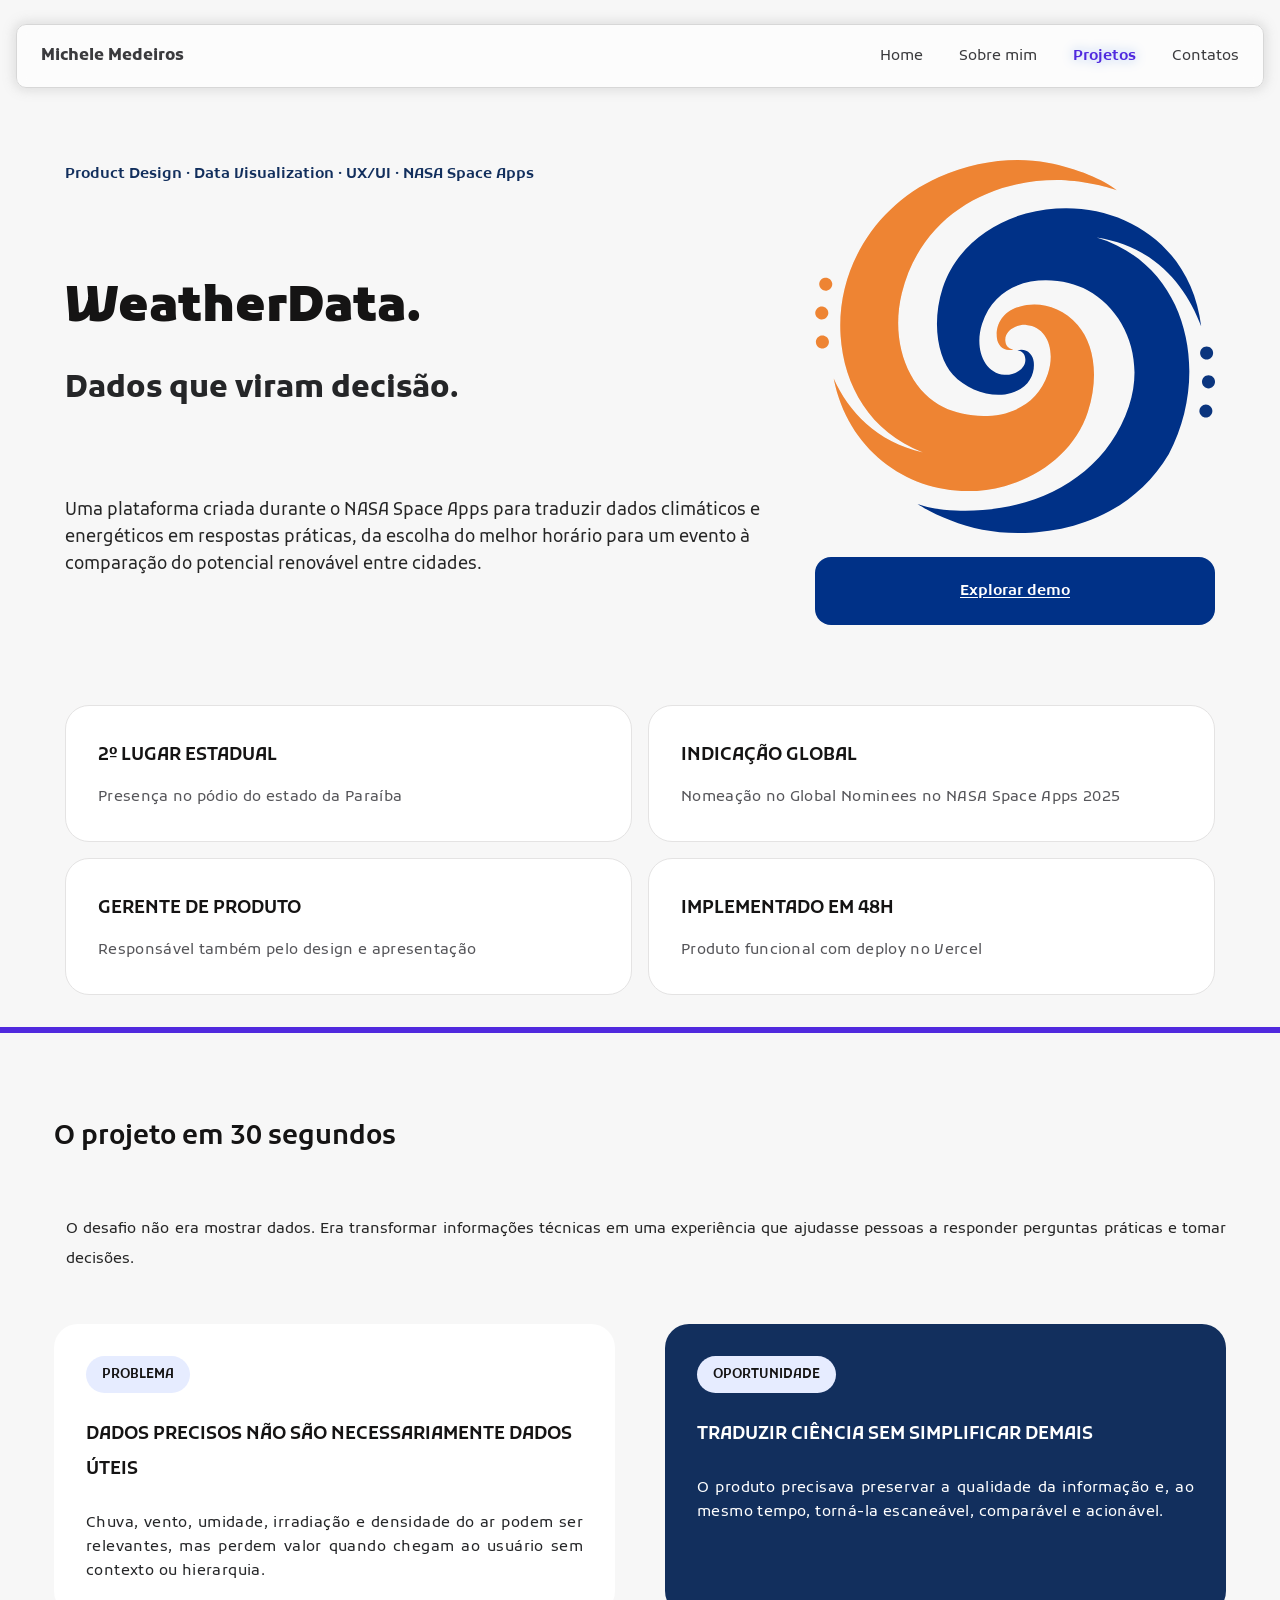
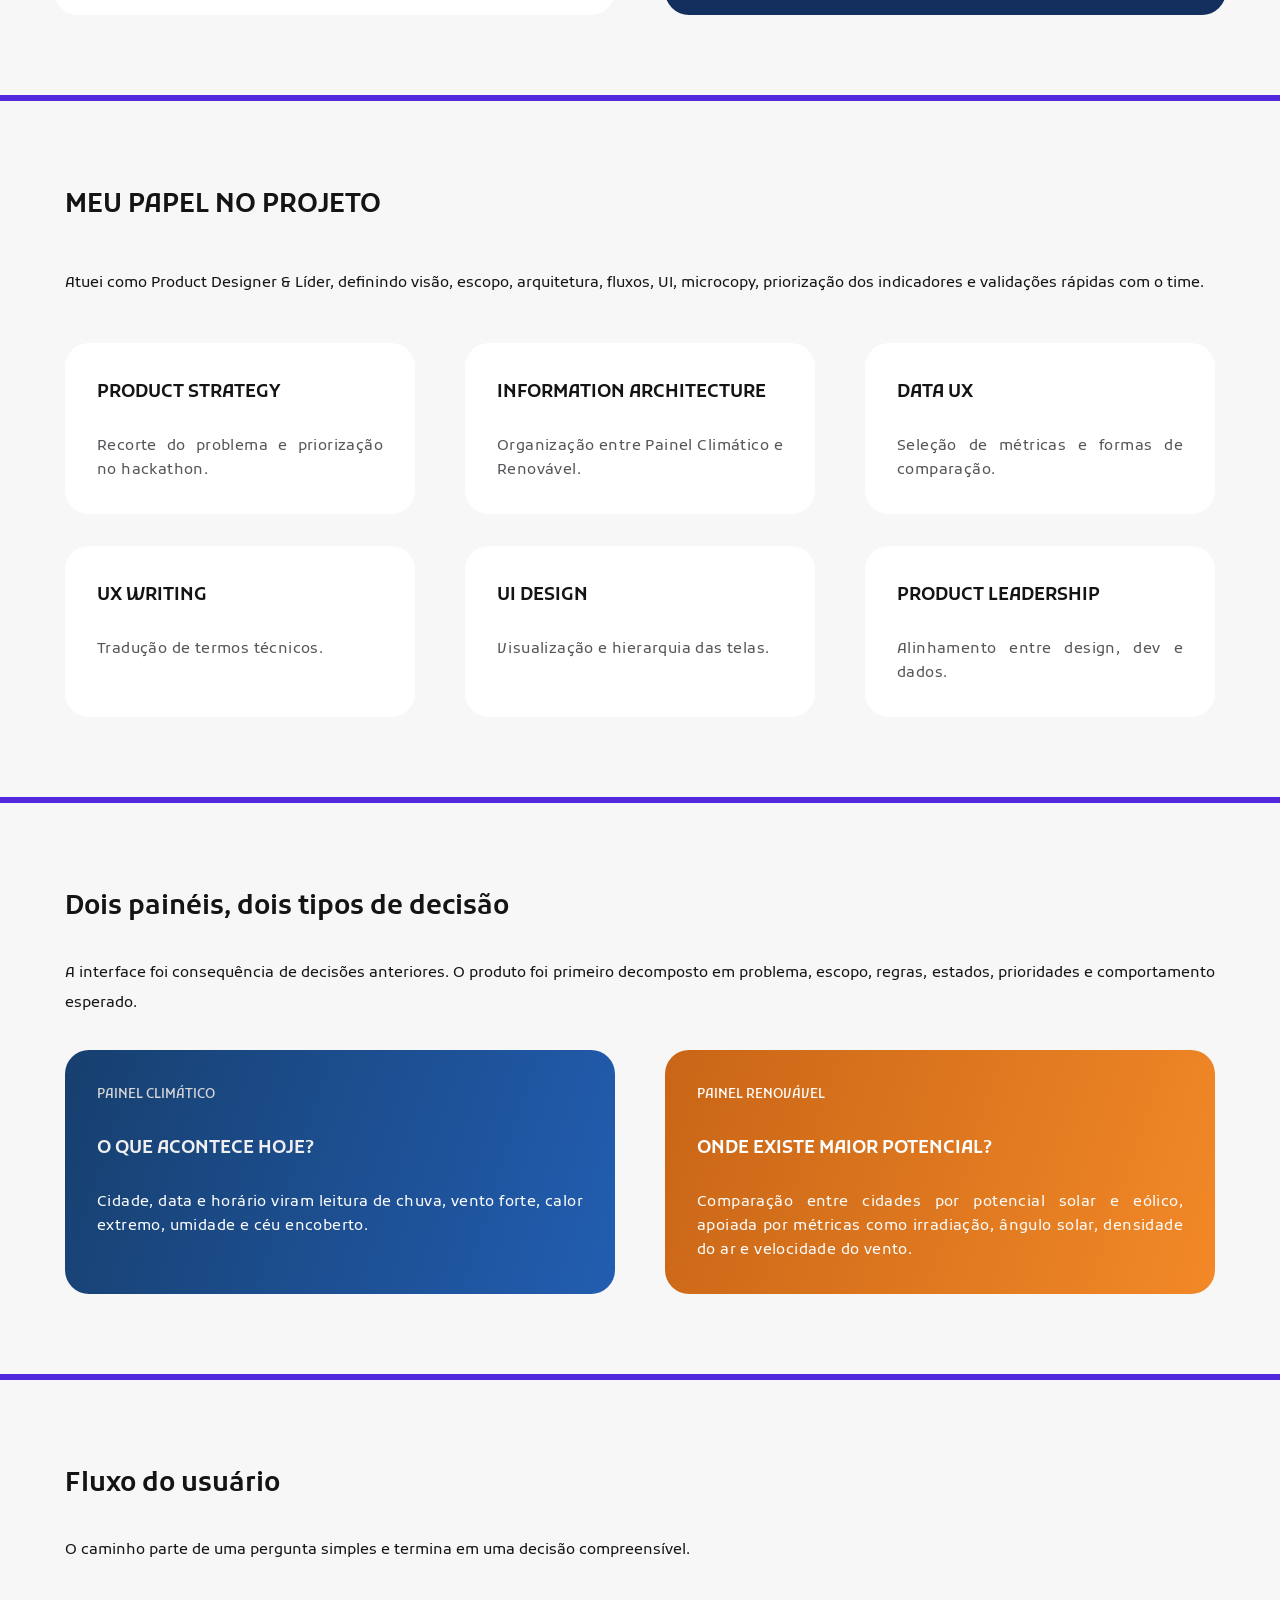
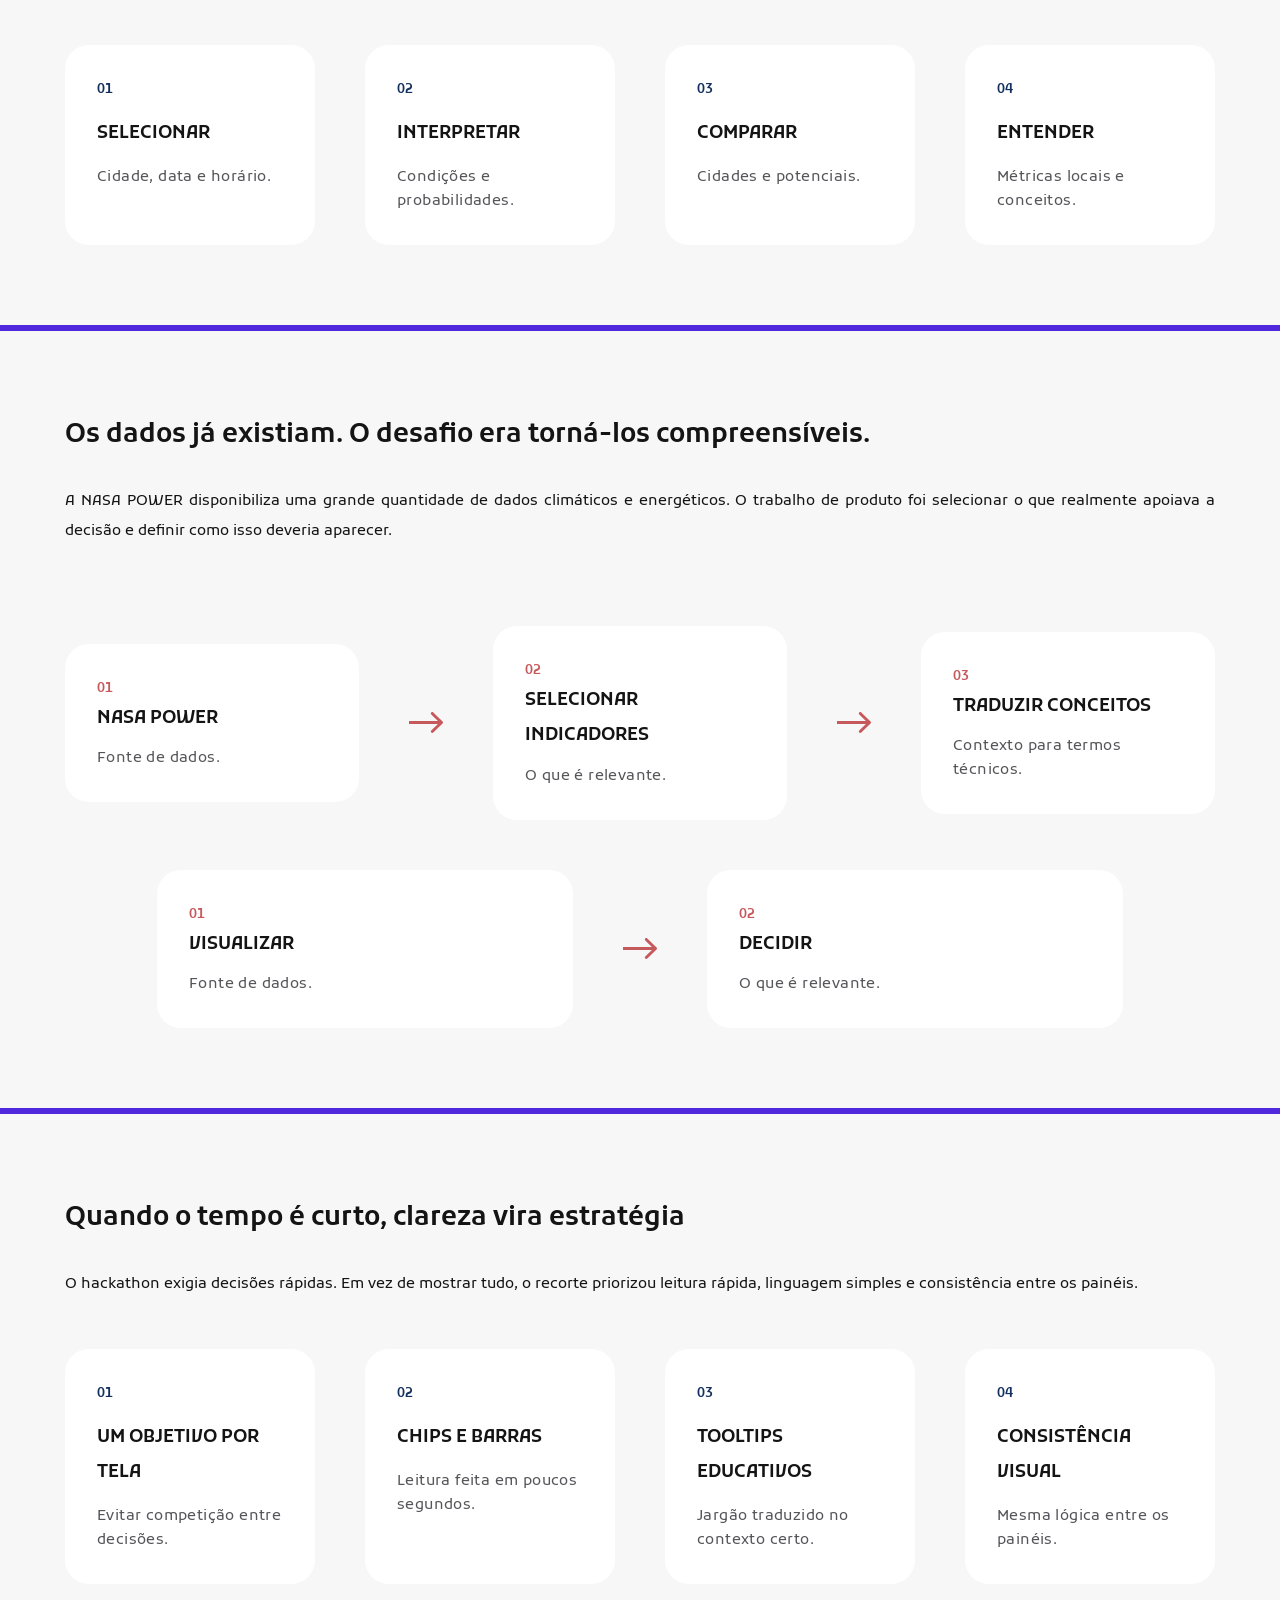
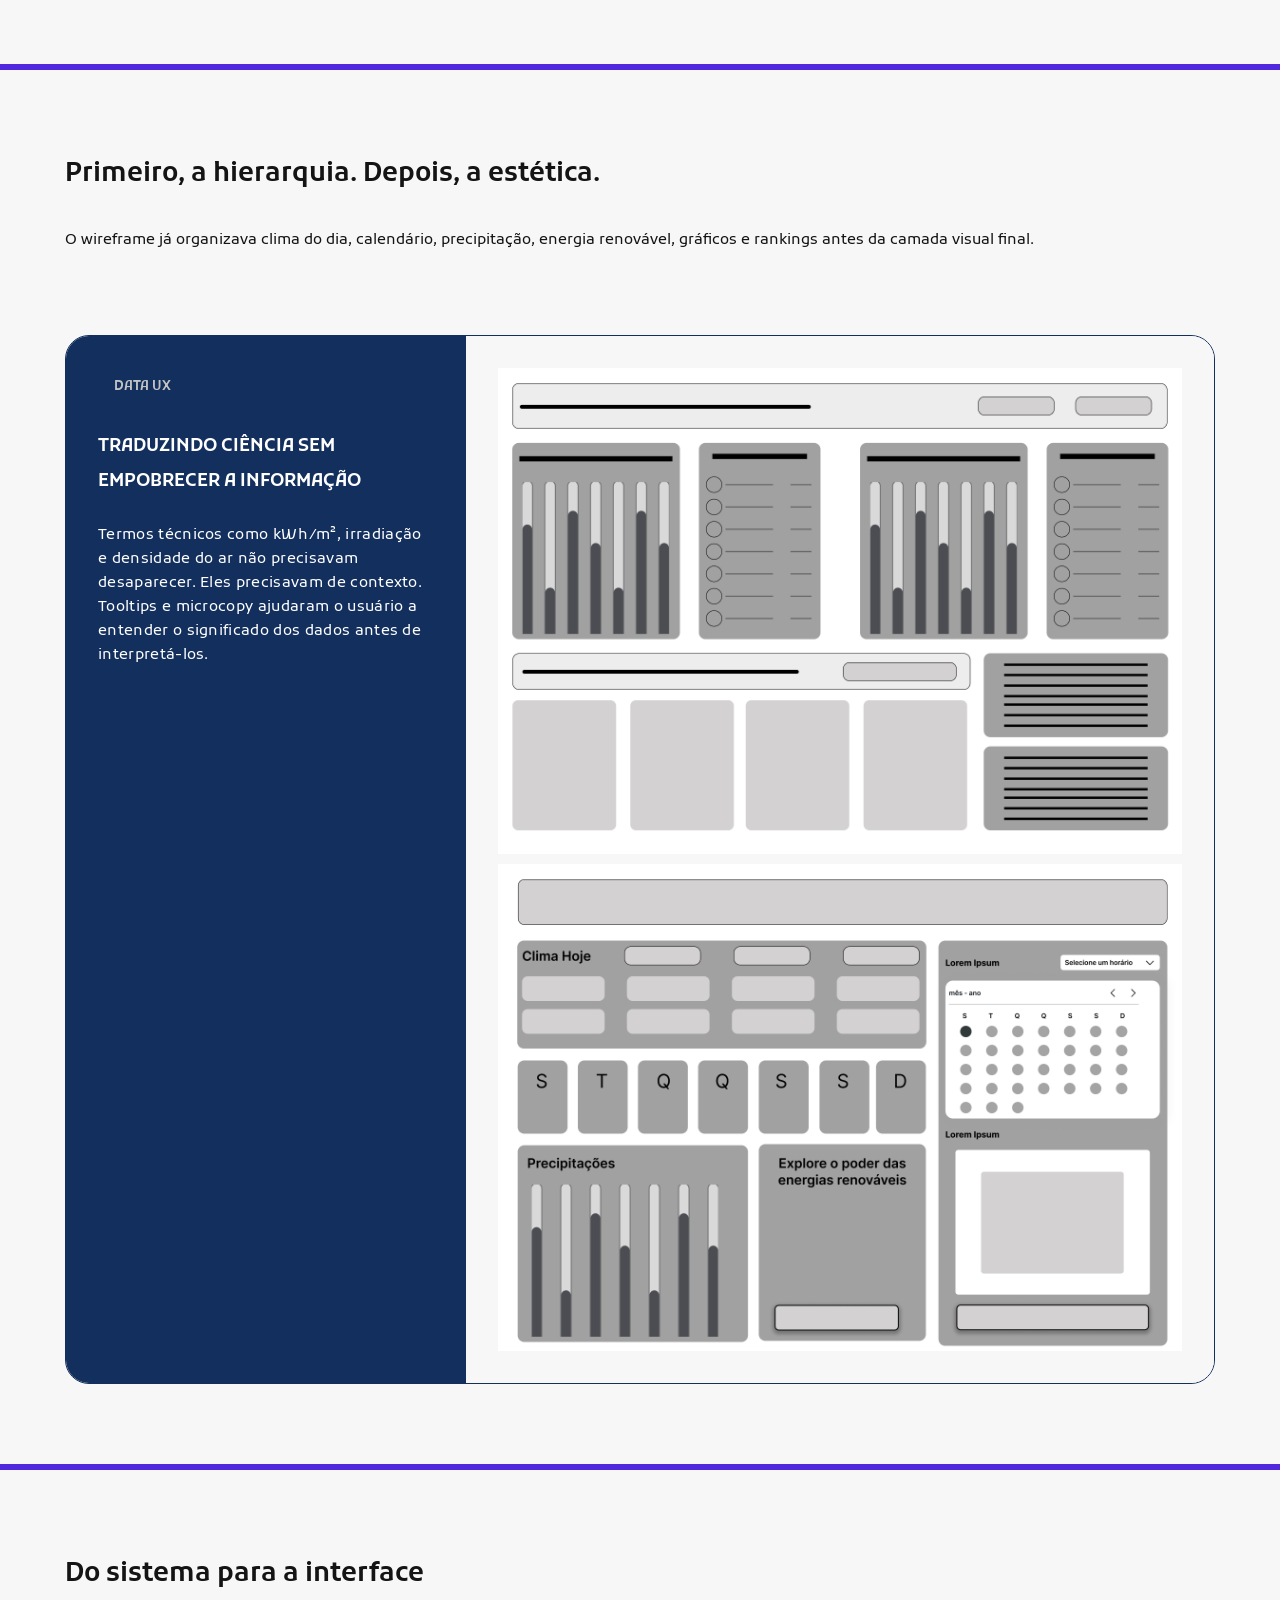
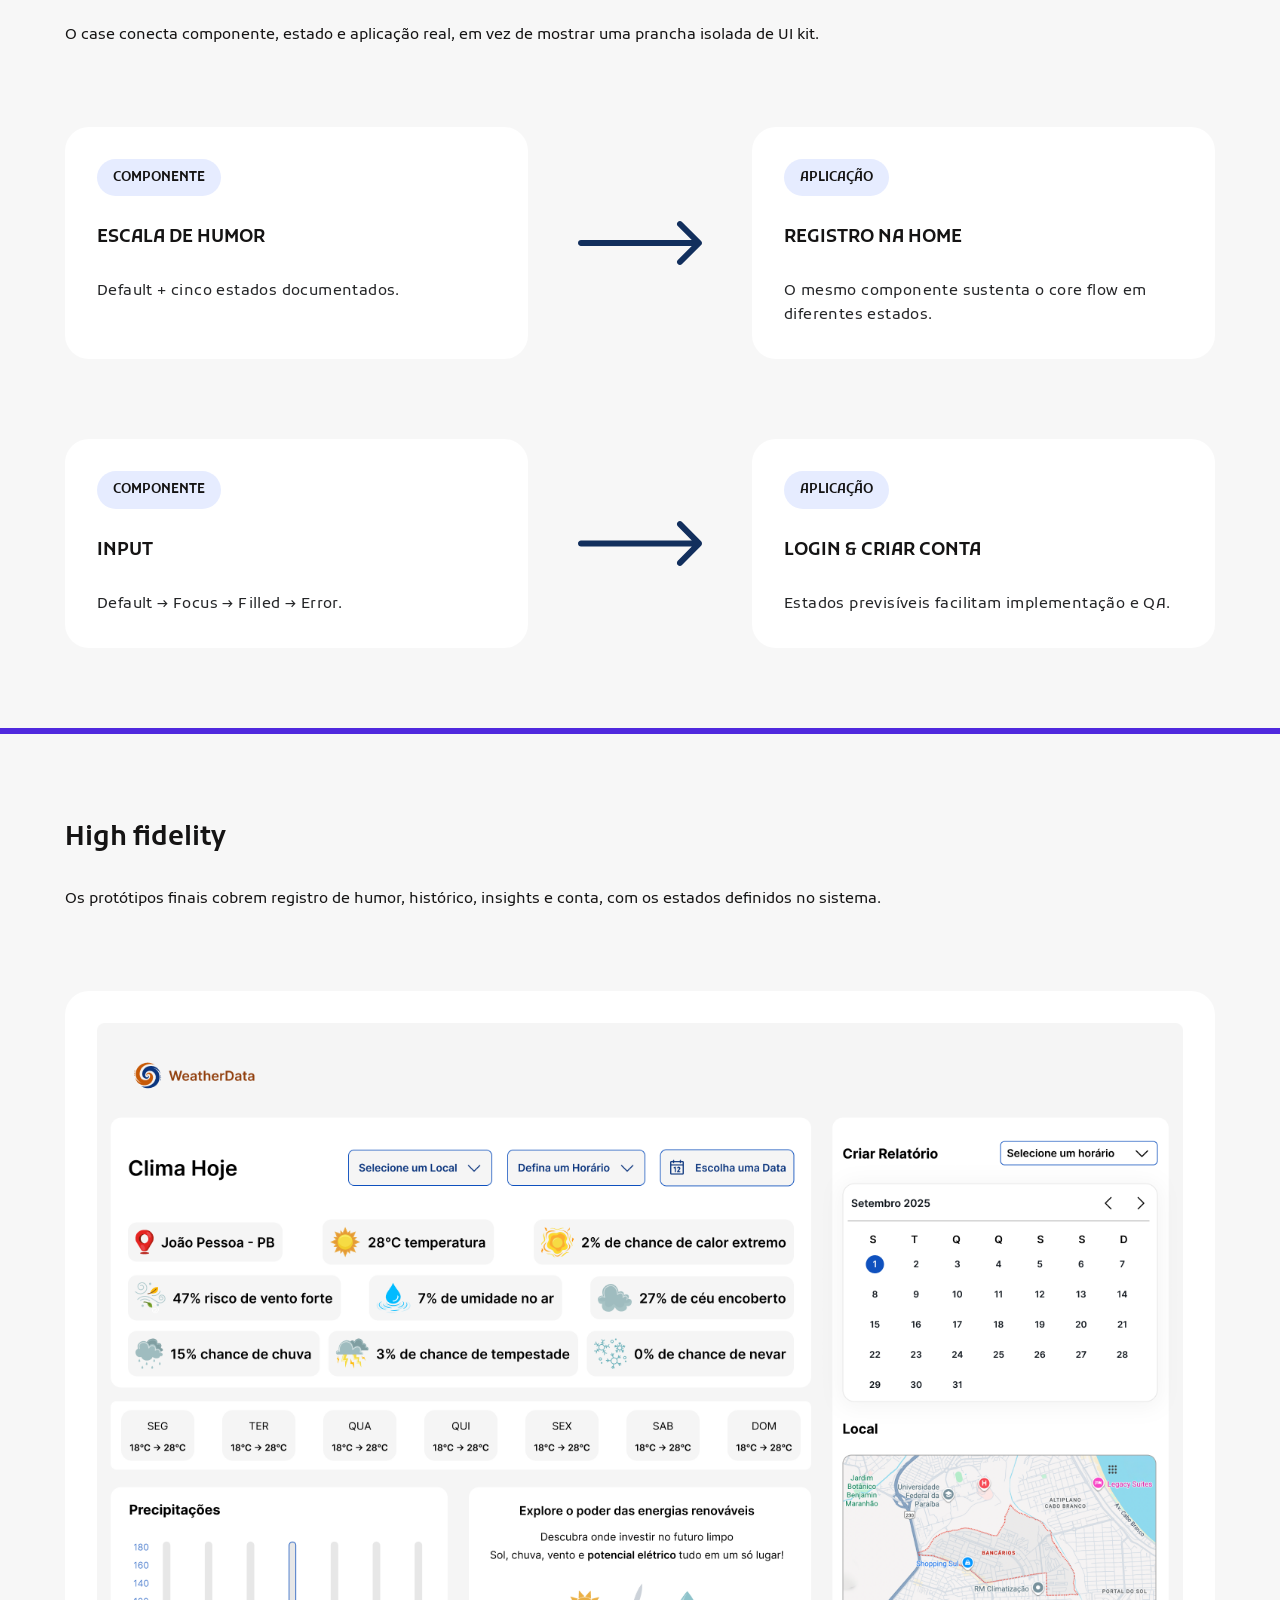
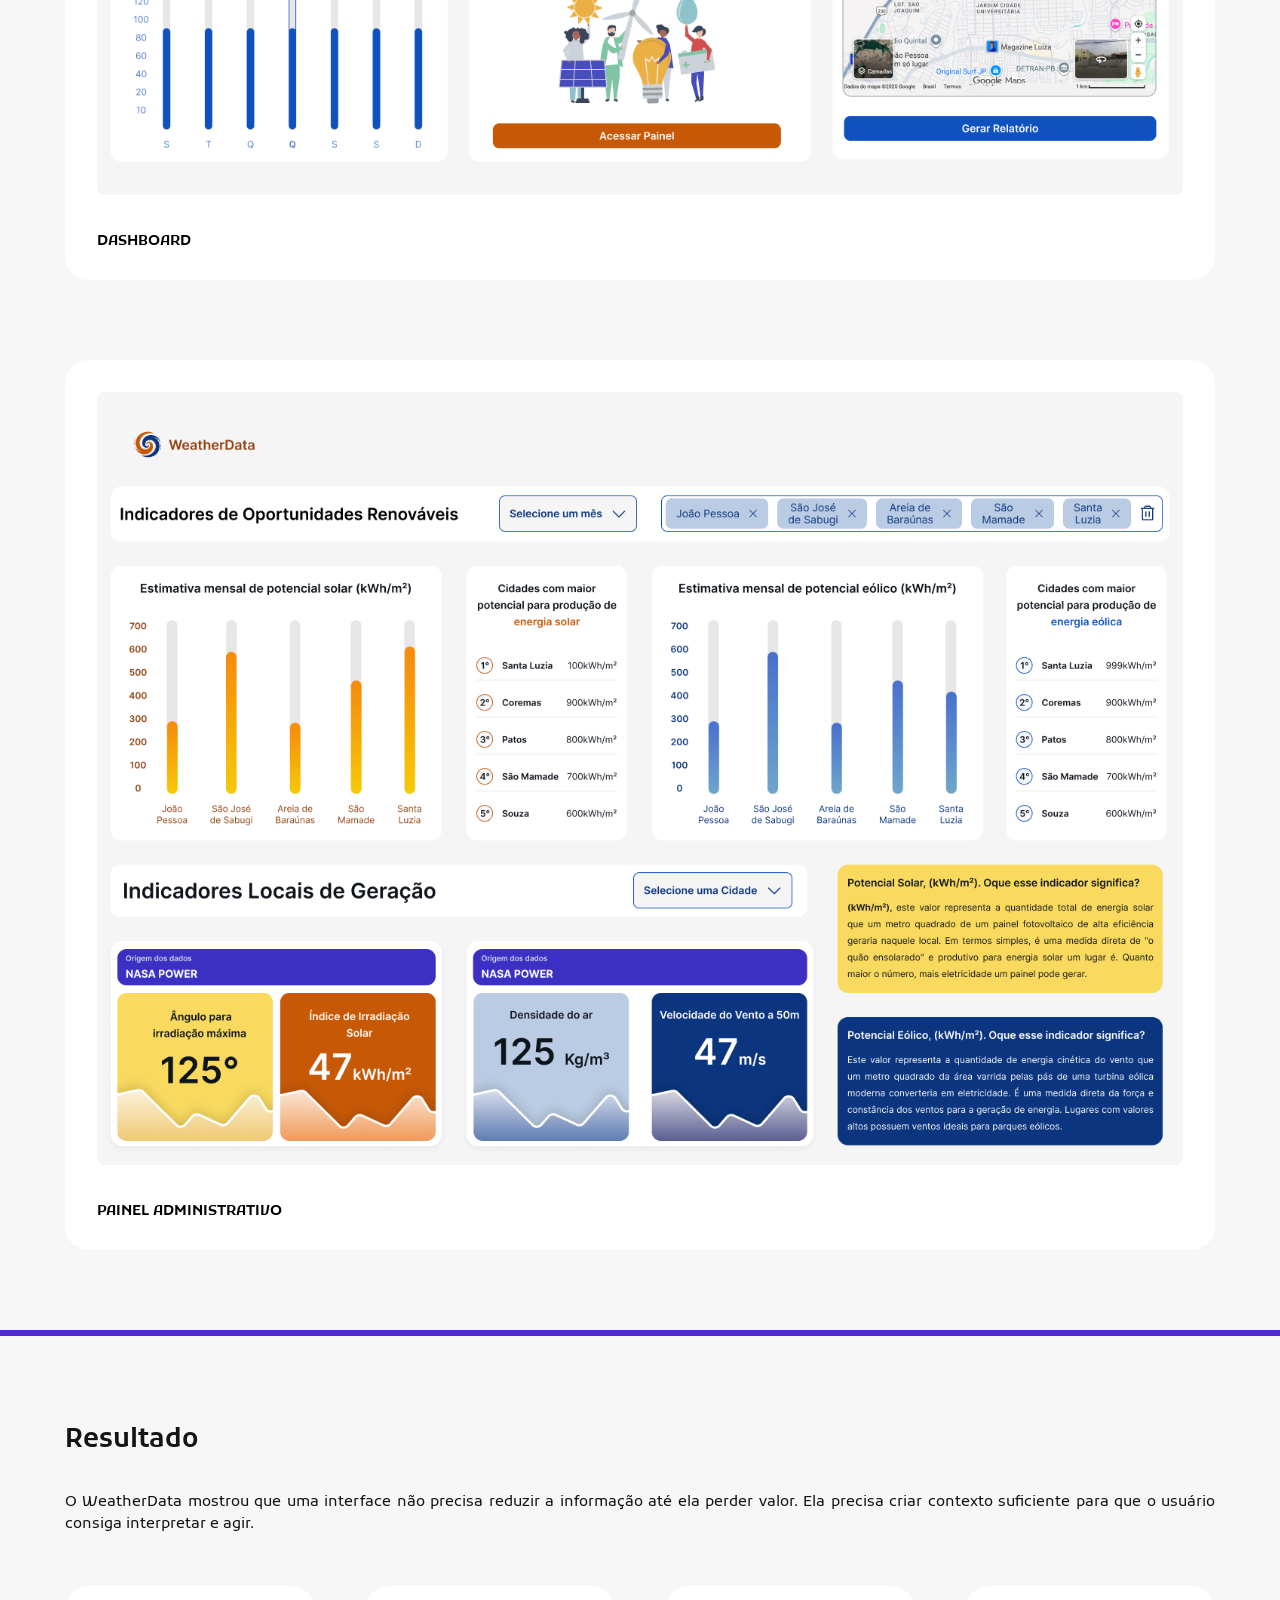
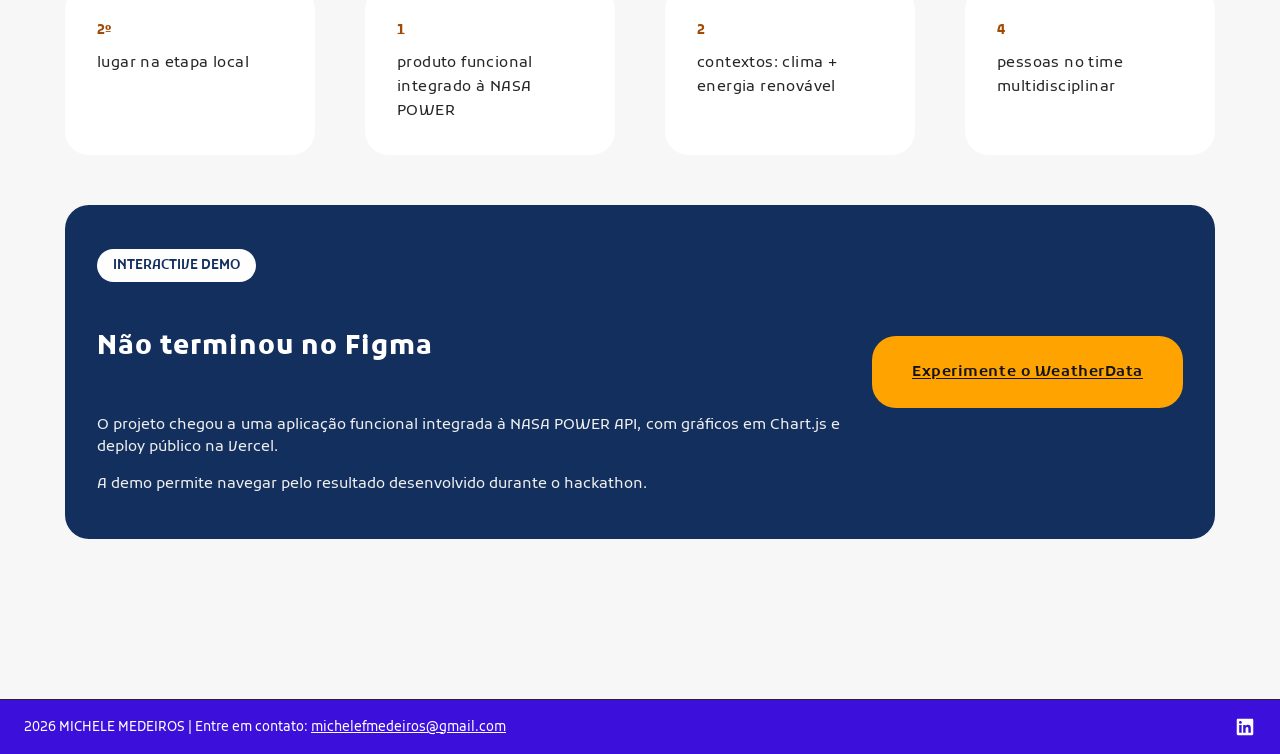
<file: documentacao-weatherdata.html>
<!doctype html>
<html lang="pt-BR">
<head>
  <meta charset="UTF-8">
  <meta name="viewport" content="width=device-width, initial-scale=1.0">
  <title>WeatherData — Michele Medeiros</title>
  <meta name="description" content="Documentação do case WeatherData: produto criado no NASA Space Apps para transformar dados climáticos e energéticos em decisões práticas.">
  <link rel="preconnect" href="https://fonts.googleapis.com">
  <link rel="preconnect" href="https://fonts.gstatic.com" crossorigin>
  <link href="https://fonts.googleapis.com/css2?family=Kufam:ital,wght@0,400;0,500;0,600;0,700;0,900;1,400;1,500;1,600&family=Poppins:wght@700&display=swap" rel="stylesheet">
  <link rel="stylesheet" href="css/style.css?v=27">
  <link rel="stylesheet" href="css/documentacao-weatherdata.css">
</head>
<body>

  <!-- Seção 1: Cabeçalho -->
  <header class="navbar-wrap">
    <nav class="navbar container" aria-label="Navegação principal">
      <a href="index.html" class="navbar__brand">Michele Medeiros</a>
      <button class="navbar__toggle" id="navToggle" aria-label="Abrir menu" aria-expanded="false" aria-controls="navLinks">
        <span></span><span></span><span></span>
      </button>
      <div class="navbar__links" id="navLinks">
        <a href="index.html">Home</a>
        <a href="sobre-mim.html">Sobre mim</a>
        <a href="projetos.html" class="is-active">Projetos</a>
        <a href="contatos.html">Contatos</a>
      </div>
    </nav>
  </header>

  <div class="weatherdata-doc">

    <!-- Seção 2: Apresentação do projeto -->
    <section class="weatherdata-hero">
      <div class="weatherdata-hero__info">
        <p class="weatherdata-hero__tags">Product Design · Data Visualization · UX/UI · NASA Space Apps</p>

        <div class="weatherdata-hero__title">
          <h1 class="weatherdata-hero__name">WeatherData.</h1>
          <p class="weatherdata-hero__subtitle">Dados que viram decisão.</p>
        </div>

        <p class="weatherdata-hero__desc">Uma plataforma criada durante o NASA Space Apps para traduzir dados climáticos e energéticos em respostas práticas, da escolha do melhor horário para um evento à comparação do potencial renovável entre cidades.</p>

        <a class="weatherdata-hero__cta" href="https://weather-data-nasa-hackaton-2025.vercel.app/" target="_blank" rel="noopener">Explorar demo</a>

        <div class="weatherdata-hero__cards">
          <div class="weatherdata-hero__card">
            <p class="weatherdata-hero__card-title">2º lugar Estadual</p>
            <p class="weatherdata-hero__card-text">Presença no pódio do estado da Paraíba</p>
          </div>
          <div class="weatherdata-hero__card">
            <p class="weatherdata-hero__card-title">Indicação global</p>
            <p class="weatherdata-hero__card-text">Nomeação no Global Nominees no NASA Space Apps 2025</p>
          </div>
          <div class="weatherdata-hero__card">
            <p class="weatherdata-hero__card-title">Gerente de produto</p>
            <p class="weatherdata-hero__card-text">Responsável também pelo design e apresentação</p>
          </div>
          <div class="weatherdata-hero__card">
            <p class="weatherdata-hero__card-title">implementado em 48h</p>
            <p class="weatherdata-hero__card-text">Produto funcional com deploy no Vercel</p>
          </div>
        </div>
      </div>

      <div class="weatherdata-hero__visual">
        <img class="weatherdata-hero__objects" src="assets/images/weatherdata/objects.svg" alt="" width="418" height="390">
        <img class="weatherdata-hero__logo" src="assets/images/weatherdata/logo.svg" alt="WeatherData" width="370" height="44">
        <a class="weatherdata-hero__cta weatherdata-hero__cta--inline" href="https://weather-data-nasa-hackaton-2025.vercel.app/" target="_blank" rel="noopener">Explorar demo</a>
      </div>
    </section>

    <div class="weatherdata-divider"></div>

    <!-- Seção 3: O projeto em 30 segundos -->
    <section class="weatherdata-summary">
      <h2 class="weatherdata-summary__title">O projeto em 30 segundos</h2>

      <p class="weatherdata-summary__text">O desafio não era mostrar dados. Era transformar informações técnicas em uma experiência que ajudasse pessoas a responder perguntas práticas e tomar decisões.</p>

      <div class="weatherdata-summary__cards">
        <article class="weatherdata-summary__card">
          <span class="weatherdata-summary__pill">Problema</span>
          <h3 class="weatherdata-summary__card-title">Dados precisos não são necessariamente dados úteis</h3>
          <p class="weatherdata-summary__card-text">Chuva, vento, umidade, irradiação e densidade do ar podem ser relevantes, mas perdem valor quando chegam ao usuário sem contexto ou hierarquia.</p>
        </article>

        <article class="weatherdata-summary__card weatherdata-summary__card--dark">
          <span class="weatherdata-summary__pill">Oportunidade</span>
          <h3 class="weatherdata-summary__card-title">Traduzir ciência sem simplificar demais</h3>
          <p class="weatherdata-summary__card-text">O produto precisava preservar a qualidade da informação e, ao mesmo tempo, torná-la escaneável, comparável e acionável.</p>
        </article>
      </div>
    </section>

    <div class="weatherdata-divider"></div>

    <!-- Seção 4: Meu papel no projeto -->
    <section class="weatherdata-role">
      <div class="weatherdata-role__intro">
        <h2 class="weatherdata-role__title">MEU PAPEL NO PROJETO</h2>
        <p class="weatherdata-role__text">Atuei como Product Designer &amp; Líder, definindo visão, escopo, arquitetura, fluxos, UI, microcopy, priorização dos indicadores e validações rápidas com o time.</p>
      </div>

      <div class="weatherdata-role__grid">
        <div class="weatherdata-role__row">
          <article class="weatherdata-role__card">
            <h3 class="weatherdata-role__card-title">Product Strategy</h3>
            <p class="weatherdata-role__card-text">Recorte do problema e priorização no hackathon.</p>
          </article>
          <article class="weatherdata-role__card">
            <h3 class="weatherdata-role__card-title">Information Architecture</h3>
            <p class="weatherdata-role__card-text">Organização entre Painel Climático e Renovável.</p>
          </article>
          <article class="weatherdata-role__card">
            <h3 class="weatherdata-role__card-title">Data UX</h3>
            <p class="weatherdata-role__card-text">Seleção de métricas e formas de comparação.</p>
          </article>
        </div>

        <div class="weatherdata-role__row">
          <article class="weatherdata-role__card">
            <h3 class="weatherdata-role__card-title">UX Writing</h3>
            <p class="weatherdata-role__card-text">Tradução de termos técnicos.</p>
          </article>
          <article class="weatherdata-role__card">
            <h3 class="weatherdata-role__card-title">UI Design</h3>
            <p class="weatherdata-role__card-text">Visualização e hierarquia das telas.</p>
          </article>
          <article class="weatherdata-role__card">
            <h3 class="weatherdata-role__card-title">Product leadership</h3>
            <p class="weatherdata-role__card-text">Alinhamento entre design, dev e dados.</p>
          </article>
        </div>
      </div>
    </section>

    <div class="weatherdata-divider"></div>

    <!-- Seção 5: Dois painéis, dois tipos de decisão -->
    <section class="weatherdata-panels">
      <div class="weatherdata-panels__intro">
        <h2 class="weatherdata-panels__title">Dois painéis, dois tipos de decisão</h2>
        <p class="weatherdata-panels__text">A interface foi consequência de decisões anteriores. O produto foi primeiro decomposto em problema, escopo, regras, estados, prioridades e comportamento esperado.</p>
      </div>

      <div class="weatherdata-panels__cards">
        <article class="weatherdata-panels__card weatherdata-panels__card--climate">
          <span class="weatherdata-panels__label">Painel Climático</span>
          <h3 class="weatherdata-panels__card-title">O que acontece hoje?</h3>
          <p class="weatherdata-panels__card-text">Cidade, data e horário viram leitura de chuva, vento forte, calor extremo, umidade e céu encoberto.</p>
        </article>

        <article class="weatherdata-panels__card weatherdata-panels__card--renewable">
          <span class="weatherdata-panels__label">Painel Renovável</span>
          <h3 class="weatherdata-panels__card-title">Onde existe maior potencial?</h3>
          <p class="weatherdata-panels__card-text">Comparação entre cidades por potencial solar e eólico, apoiada por métricas como irradiação, ângulo solar, densidade do ar e velocidade do vento.</p>
        </article>
      </div>
    </section>

    <div class="weatherdata-divider"></div>

    <!-- Seção 6: Fluxo do usuário -->
    <section class="weatherdata-flow">
      <div class="weatherdata-flow__intro">
        <h2 class="weatherdata-flow__title">Fluxo do usuário</h2>
        <p class="weatherdata-flow__text">O caminho parte de uma pergunta simples e termina em uma decisão compreensível.</p>
      </div>

      <div class="weatherdata-flow__steps">
        <article class="weatherdata-flow__step">
          <span class="weatherdata-flow__number">01</span>
          <h3 class="weatherdata-flow__step-title">Selecionar</h3>
          <p class="weatherdata-flow__step-text">Cidade, data e horário.</p>
        </article>
        <article class="weatherdata-flow__step">
          <span class="weatherdata-flow__number">02</span>
          <h3 class="weatherdata-flow__step-title">Interpretar</h3>
          <p class="weatherdata-flow__step-text">Condições e probabilidades.</p>
        </article>
        <article class="weatherdata-flow__step">
          <span class="weatherdata-flow__number">03</span>
          <h3 class="weatherdata-flow__step-title">Comparar</h3>
          <p class="weatherdata-flow__step-text">Cidades e potenciais.</p>
        </article>
        <article class="weatherdata-flow__step">
          <span class="weatherdata-flow__number">04</span>
          <h3 class="weatherdata-flow__step-title">Entender</h3>
          <p class="weatherdata-flow__step-text">Métricas locais e conceitos.</p>
        </article>
      </div>
    </section>

    <div class="weatherdata-divider"></div>

    <!-- Seção 7: Os dados já existiam -->
    <section class="weatherdata-data">
      <div class="weatherdata-data__intro">
        <h2 class="weatherdata-data__title">Os dados já existiam. O desafio era torná-los compreensíveis.</h2>
        <p class="weatherdata-data__text">A NASA POWER disponibiliza uma grande quantidade de dados climáticos e energéticos. O trabalho de produto foi selecionar o que realmente apoiava a decisão e definir como isso deveria aparecer.</p>
      </div>

      <div class="weatherdata-data__flow">
        <div class="weatherdata-data__row">
          <article class="weatherdata-data__card">
            <p class="weatherdata-data__card-head"><span class="weatherdata-data__card-number">01</span><span class="weatherdata-data__card-title">NASA POWER</span></p>
            <p class="weatherdata-data__card-text">Fonte de dados.</p>
          </article>
          <img class="weatherdata-data__arrow" src="assets/images/weatherdata/arrow.svg" alt="" width="34" height="22">
          <article class="weatherdata-data__card">
            <p class="weatherdata-data__card-head"><span class="weatherdata-data__card-number">02</span><span class="weatherdata-data__card-title">Selecionar indicadores</span></p>
            <p class="weatherdata-data__card-text">O que é relevante.</p>
          </article>
          <img class="weatherdata-data__arrow" src="assets/images/weatherdata/arrow.svg" alt="" width="34" height="22">
          <article class="weatherdata-data__card">
            <p class="weatherdata-data__card-head"><span class="weatherdata-data__card-number">03</span><span class="weatherdata-data__card-title">Traduzir conceitos</span></p>
            <p class="weatherdata-data__card-text">Contexto para termos técnicos.</p>
          </article>
        </div>

        <div class="weatherdata-data__row weatherdata-data__row--short">
          <article class="weatherdata-data__card weatherdata-data__card--wide">
            <p class="weatherdata-data__card-head"><span class="weatherdata-data__card-number">01</span><span class="weatherdata-data__card-title">Visualizar</span></p>
            <p class="weatherdata-data__card-text">Fonte de dados.</p>
          </article>
          <img class="weatherdata-data__arrow" src="assets/images/weatherdata/arrow.svg" alt="" width="34" height="22">
          <article class="weatherdata-data__card weatherdata-data__card--wide">
            <p class="weatherdata-data__card-head"><span class="weatherdata-data__card-number">02</span><span class="weatherdata-data__card-title">Decidir</span></p>
            <p class="weatherdata-data__card-text">O que é relevante.</p>
          </article>
        </div>
      </div>
    </section>

    <div class="weatherdata-divider"></div>

    <!-- Seção 8: Quando o tempo é curto, clareza vira estratégia -->
    <section class="weatherdata-clarity">
      <div class="weatherdata-clarity__intro">
        <h2 class="weatherdata-clarity__title">Quando o tempo é curto, clareza vira estratégia</h2>
        <p class="weatherdata-clarity__text">O hackathon exigia decisões rápidas. Em vez de mostrar tudo, o recorte priorizou leitura rápida, linguagem simples e consistência entre os painéis.</p>
      </div>

      <div class="weatherdata-clarity__cards">
        <article class="weatherdata-clarity__card">
          <span class="weatherdata-clarity__number">01</span>
          <h3 class="weatherdata-clarity__card-title">Um objetivo por tela</h3>
          <p class="weatherdata-clarity__card-text">Evitar competição entre decisões.</p>
        </article>
        <article class="weatherdata-clarity__card">
          <span class="weatherdata-clarity__number">02</span>
          <h3 class="weatherdata-clarity__card-title">Chips e barras</h3>
          <p class="weatherdata-clarity__card-text">Leitura feita em poucos segundos.</p>
        </article>
        <article class="weatherdata-clarity__card">
          <span class="weatherdata-clarity__number">03</span>
          <h3 class="weatherdata-clarity__card-title">Tooltips educativos</h3>
          <p class="weatherdata-clarity__card-text">Jargão traduzido no contexto certo.</p>
        </article>
        <article class="weatherdata-clarity__card">
          <span class="weatherdata-clarity__number">04</span>
          <h3 class="weatherdata-clarity__card-title">Consistência visual</h3>
          <p class="weatherdata-clarity__card-text">Mesma lógica entre os painéis.</p>
        </article>
      </div>
    </section>

    <div class="weatherdata-divider"></div>

    <!-- Seção 9: Primeiro, a hierarquia. Depois, a estética. -->
    <section class="weatherdata-hierarchy">
      <div class="weatherdata-hierarchy__intro">
        <h2 class="weatherdata-hierarchy__title">Primeiro, a hierarquia. Depois, a estética.</h2>
        <p class="weatherdata-hierarchy__text">O wireframe já organizava clima do dia, calendário, precipitação, energia renovável, gráficos e rankings antes da camada visual final.</p>
      </div>

      <div class="weatherdata-hierarchy__panel">
        <div class="weatherdata-hierarchy__info">
          <span class="weatherdata-hierarchy__pill">Data UX</span>
          <h3 class="weatherdata-hierarchy__card-title">Traduzindo ciência sem empobrecer a informação</h3>
          <p class="weatherdata-hierarchy__card-text">Termos técnicos como kWh/m², irradiação e densidade do ar não precisavam desaparecer. Eles precisavam de contexto. Tooltips e microcopy ajudaram o usuário a entender o significado dos dados antes de interpretá-los.</p>
        </div>

        <div class="weatherdata-hierarchy__wireframes">
          <img class="weatherdata-hierarchy__wireframe" src="assets/images/weatherdata/wireframe-2.png" alt="Wireframe de baixa fidelidade da tela de painel climático" width="1440" height="1024">
          <img class="weatherdata-hierarchy__wireframe" src="assets/images/weatherdata/wireframe-1.png" alt="Wireframe de baixa fidelidade da tela de painel renovável" width="1440" height="1024">
        </div>
      </div>
    </section>

    <div class="weatherdata-divider"></div>

    <!-- Seção 10: Do sistema para a interface -->
    <section class="weatherdata-system">
      <div class="weatherdata-system__intro">
        <h2 class="weatherdata-system__title">Do sistema para a interface</h2>
        <p class="weatherdata-system__text">O case conecta componente, estado e aplicação real, em vez de mostrar uma prancha isolada de UI kit.</p>
      </div>

      <div class="weatherdata-system__row">
        <article class="weatherdata-system__card">
          <span class="weatherdata-system__pill">Componente</span>
          <h3 class="weatherdata-system__card-title">Escala de Humor</h3>
          <p class="weatherdata-system__card-text">Default + cinco estados documentados.</p>
        </article>
        <img class="weatherdata-system__connector" src="assets/images/weatherdata/connector.svg" alt="" width="124" height="44">
        <article class="weatherdata-system__card">
          <span class="weatherdata-system__pill">Aplicação</span>
          <h3 class="weatherdata-system__card-title">Registro na Home</h3>
          <p class="weatherdata-system__card-text">O mesmo componente sustenta o core flow em diferentes estados.</p>
        </article>
      </div>

      <div class="weatherdata-system__row">
        <article class="weatherdata-system__card">
          <span class="weatherdata-system__pill">Componente</span>
          <h3 class="weatherdata-system__card-title">Input</h3>
          <p class="weatherdata-system__card-text">Default → Focus → Filled → Error.</p>
        </article>
        <img class="weatherdata-system__connector" src="assets/images/weatherdata/connector.svg" alt="" width="124" height="44">
        <article class="weatherdata-system__card">
          <span class="weatherdata-system__pill">Aplicação</span>
          <h3 class="weatherdata-system__card-title">Login &amp; Criar conta</h3>
          <p class="weatherdata-system__card-text">Estados previsíveis facilitam implementação e QA.</p>
        </article>
      </div>
    </section>

    <div class="weatherdata-divider"></div>

    <!-- Seção 11: High fidelity -->
    <section class="weatherdata-fidelity">
      <div class="weatherdata-fidelity__intro">
        <h2 class="weatherdata-fidelity__title">High fidelity</h2>
        <p class="weatherdata-fidelity__text">Os protótipos finais cobrem registro de humor, histórico, insights e conta, com os estados definidos no sistema.</p>
      </div>

      <figure class="weatherdata-fidelity__card">
        <img class="weatherdata-fidelity__image" src="assets/images/weatherdata/dashboard-home.png" alt="Tela de dashboard do WeatherData em alta fidelidade" width="1440" height="1024">
        <figcaption class="weatherdata-fidelity__caption">dashboard</figcaption>
      </figure>

      <figure class="weatherdata-fidelity__card">
        <img class="weatherdata-fidelity__image" src="assets/images/weatherdata/painel-renovavel.png" alt="Tela do painel renovável do WeatherData em alta fidelidade" width="1440" height="1024">
        <figcaption class="weatherdata-fidelity__caption">painel administrativo</figcaption>
      </figure>
    </section>

    <div class="weatherdata-divider"></div>

    <!-- Seção 12: Resultado -->
    <section class="weatherdata-result">
      <div class="weatherdata-result__intro">
        <h2 class="weatherdata-result__title">Resultado</h2>
        <p class="weatherdata-result__text">O WeatherData mostrou que uma interface não precisa reduzir a informação até ela perder valor. Ela precisa criar contexto suficiente para que o usuário consiga interpretar e agir.</p>
      </div>

      <div class="weatherdata-result__stats">
        <div class="weatherdata-result__stat">
          <p class="weatherdata-result__number">2º</p>
          <p class="weatherdata-result__stat-text">lugar na etapa local</p>
        </div>
        <div class="weatherdata-result__stat">
          <p class="weatherdata-result__number">1</p>
          <p class="weatherdata-result__stat-text">produto funcional integrado à NASA POWER</p>
        </div>
        <div class="weatherdata-result__stat">
          <p class="weatherdata-result__number">2</p>
          <p class="weatherdata-result__stat-text">contextos: clima + energia renovável</p>
        </div>
        <div class="weatherdata-result__stat">
          <p class="weatherdata-result__number">4</p>
          <p class="weatherdata-result__stat-text">pessoas no time multidisciplinar</p>
        </div>
      </div>

      <div class="weatherdata-result__demo">
        <div class="weatherdata-result__demo-info">
          <span class="weatherdata-result__demo-pill">Interactive demo</span>
          <h3 class="weatherdata-result__demo-title">Não terminou no Figma</h3>
          <div class="weatherdata-result__demo-text">
            <p>O projeto chegou a uma aplicação funcional integrada à NASA POWER API, com gráficos em Chart.js e deploy público na Vercel.</p>
            <p>A demo permite navegar pelo resultado desenvolvido durante o hackathon.</p>
          </div>
        </div>
        <a class="weatherdata-result__demo-link" href="https://weather-data-nasa-hackaton-2025.vercel.app/" target="_blank" rel="noopener">Experimente o WeatherData</a>
      </div>
    </section>

  </div>

  <!-- Versão tablet (500px a 999px), frame "Weather Data | Tablet 768" do Figma -->
  <div class="weatherdata-tablet">

    <!-- Seção 1: Apresentação do projeto -->
    <section class="weatherdata-tablet__hero">
      <div class="weatherdata-tablet__row">
        <div class="weatherdata-tablet__info">
          <p class="weatherdata-tablet__tags">Product Design · Data Visualization · UX/UI · NASA Space Apps</p>
          <h1 class="weatherdata-tablet__name">WeatherData.</h1>
          <p class="weatherdata-tablet__subtitle">Dados que viram decisão.</p>
          <p class="weatherdata-tablet__desc">Uma plataforma criada durante o NASA Space Apps para traduzir dados climáticos e energéticos em respostas práticas, da escolha do melhor horário para um evento à comparação do potencial renovável entre cidades.</p>
        </div>

        <div class="weatherdata-tablet__visual">
          <img class="weatherdata-tablet__objects" src="assets/images/weatherdata/objects-tablet.png" alt="" width="250" height="233">
          <a class="weatherdata-tablet__cta" href="https://weather-data-nasa-hackaton-2025.vercel.app/" target="_blank" rel="noopener">Explorar demo</a>
        </div>
      </div>

      <div class="weatherdata-tablet__cards">
        <div class="weatherdata-tablet__card">
          <p class="weatherdata-tablet__card-title">2º lugar Estadual</p>
          <p class="weatherdata-tablet__card-text">Presença no pódio do estado da Paraíba</p>
        </div>
        <div class="weatherdata-tablet__card">
          <p class="weatherdata-tablet__card-title">Indicação global</p>
          <p class="weatherdata-tablet__card-text">Nomeação no Global Nominees no NASA Space Apps 2025</p>
        </div>
        <div class="weatherdata-tablet__card">
          <p class="weatherdata-tablet__card-title">Gerente de produto</p>
          <p class="weatherdata-tablet__card-text">Responsável também pelo design e apresentação</p>
        </div>
        <div class="weatherdata-tablet__card">
          <p class="weatherdata-tablet__card-title">implementado em 48h</p>
          <p class="weatherdata-tablet__card-text">Produto funcional com deploy no Vercel</p>
        </div>
      </div>
    </section>

    <!-- Seção 2: O projeto em 30 segundos -->
    <section class="weatherdata-tablet__section">
      <span class="weatherdata-tablet__accent"></span>
      <h2 class="weatherdata-tablet__section-title">O projeto em 30 segundos</h2>
      <p class="weatherdata-tablet__section-text">O desafio não era mostrar dados. Era transformar informações técnicas em uma experiência que ajudasse pessoas a responder perguntas práticas e tomar decisões.</p>

      <div class="weatherdata-tablet__pairs">
        <article class="weatherdata-tablet__pair">
          <span class="weatherdata-tablet__chip">Problema</span>
          <h3 class="weatherdata-tablet__pair-title">Dados precisos não são necessariamente dados úteis</h3>
          <p class="weatherdata-tablet__pair-text">Chuva, vento, umidade, irradiação e densidade do ar podem ser relevantes, mas perdem valor quando chegam ao usuário sem contexto ou hierarquia.</p>
        </article>
        <article class="weatherdata-tablet__pair weatherdata-tablet__pair--dark">
          <span class="weatherdata-tablet__chip">Oportunidade</span>
          <h3 class="weatherdata-tablet__pair-title">Traduzir ciência sem simplificar demais</h3>
          <p class="weatherdata-tablet__pair-text">O produto precisava preservar a qualidade da informação e, ao mesmo tempo, torná-la escaneável, comparável e acionável.</p>
        </article>
      </div>
    </section>

    <!-- Seção 3: Meu papel no projeto -->
    <section class="weatherdata-tablet__section">
      <span class="weatherdata-tablet__accent"></span>
      <h2 class="weatherdata-tablet__section-title">MEU PAPEL NO PROJETO</h2>
      <p class="weatherdata-tablet__section-text">Atuei como Product Designer &amp; Líder, definindo visão, escopo, arquitetura, fluxos, UI, microcopy, priorização dos indicadores e validações rápidas com o time.</p>

      <div class="weatherdata-tablet__roles">
        <article class="weatherdata-tablet__role">
          <h3 class="weatherdata-tablet__role-title">Product Strategy</h3>
          <p class="weatherdata-tablet__role-text">Recorte do problema e priorização no hackathon.</p>
        </article>
        <article class="weatherdata-tablet__role">
          <h3 class="weatherdata-tablet__role-title">Information Architecture</h3>
          <p class="weatherdata-tablet__role-text">Organização entre Painel Climático e Renovável.</p>
        </article>
        <article class="weatherdata-tablet__role">
          <h3 class="weatherdata-tablet__role-title">Data UX</h3>
          <p class="weatherdata-tablet__role-text">Seleção de métricas e formas de comparação.</p>
        </article>
        <article class="weatherdata-tablet__role">
          <h3 class="weatherdata-tablet__role-title">UX Writing</h3>
          <p class="weatherdata-tablet__role-text">Tradução de termos técnicos.</p>
        </article>
        <article class="weatherdata-tablet__role">
          <h3 class="weatherdata-tablet__role-title">UI Design</h3>
          <p class="weatherdata-tablet__role-text">Visualização e hierarquia das telas.</p>
        </article>
        <article class="weatherdata-tablet__role">
          <h3 class="weatherdata-tablet__role-title">Product leadership</h3>
          <p class="weatherdata-tablet__role-text">Alinhamento entre design, dev e dados.</p>
        </article>
      </div>
    </section>

    <!-- Seção 4: Dois painéis, dois tipos de decisão -->
    <section class="weatherdata-tablet__section">
      <span class="weatherdata-tablet__accent"></span>
      <h2 class="weatherdata-tablet__section-title">Dois painéis, dois tipos de decisão</h2>
      <p class="weatherdata-tablet__section-text">A interface foi consequência de decisões anteriores. O produto foi primeiro decomposto em problema, escopo, regras, estados, prioridades e comportamento esperado.</p>

      <div class="weatherdata-tablet__panels">
        <article class="weatherdata-tablet__panel weatherdata-tablet__panel--climate">
          <span class="weatherdata-tablet__panel-label">Painel Climático</span>
          <h3 class="weatherdata-tablet__panel-title">O que acontece hoje?</h3>
          <p class="weatherdata-tablet__panel-text">Cidade, data e horário viram leitura de chuva, vento forte, calor extremo, umidade e céu encoberto.</p>
        </article>
        <article class="weatherdata-tablet__panel weatherdata-tablet__panel--renewable">
          <span class="weatherdata-tablet__panel-label">Painel Renovável</span>
          <h3 class="weatherdata-tablet__panel-title">Onde existe maior potencial?</h3>
          <p class="weatherdata-tablet__panel-text">Comparação entre cidades por potencial solar e eólico, apoiada por métricas como irradiação, ângulo solar, densidade do ar e velocidade do vento.</p>
        </article>
      </div>
    </section>

    <!-- Seção 5: Fluxo do usuário -->
    <section class="weatherdata-tablet__section">
      <span class="weatherdata-tablet__accent"></span>
      <h2 class="weatherdata-tablet__section-title">Fluxo do usuário</h2>
      <p class="weatherdata-tablet__section-text">O caminho parte de uma pergunta simples e termina em uma decisão compreensível.</p>

      <div class="weatherdata-tablet__steps">
        <article class="weatherdata-tablet__step">
          <span class="weatherdata-tablet__step-number">01</span>
          <h3 class="weatherdata-tablet__step-title">Selecionar</h3>
          <p class="weatherdata-tablet__step-text">Cidade, data e horário.</p>
        </article>
        <article class="weatherdata-tablet__step">
          <span class="weatherdata-tablet__step-number">02</span>
          <h3 class="weatherdata-tablet__step-title">Interpretar</h3>
          <p class="weatherdata-tablet__step-text">Condições e probabilidades.</p>
        </article>
        <article class="weatherdata-tablet__step">
          <span class="weatherdata-tablet__step-number">03</span>
          <h3 class="weatherdata-tablet__step-title">Comparar</h3>
          <p class="weatherdata-tablet__step-text">Cidades e potenciais.</p>
        </article>
        <article class="weatherdata-tablet__step">
          <span class="weatherdata-tablet__step-number">04</span>
          <h3 class="weatherdata-tablet__step-title">Entender</h3>
          <p class="weatherdata-tablet__step-text">Métricas locais e conceitos.</p>
        </article>
      </div>
    </section>

    <!-- Seção 6: Os dados já existiam -->
    <section class="weatherdata-tablet__section">
      <span class="weatherdata-tablet__accent"></span>
      <h2 class="weatherdata-tablet__section-title">Os dados já existiam. O desafio era torná-los compreensíveis.</h2>
      <p class="weatherdata-tablet__section-text">A NASA POWER disponibiliza uma grande quantidade de dados climáticos e energéticos. O trabalho de produto foi selecionar o que realmente apoiava a decisão e definir como isso deveria aparecer.</p>

      <div class="weatherdata-tablet__steps">
        <article class="weatherdata-tablet__step weatherdata-tablet__step--data">
          <span class="weatherdata-tablet__step-number">01</span>
          <h3 class="weatherdata-tablet__step-title">NASA POWER</h3>
          <p class="weatherdata-tablet__step-text">Fonte de dados.</p>
        </article>
        <article class="weatherdata-tablet__step weatherdata-tablet__step--data">
          <span class="weatherdata-tablet__step-number">02</span>
          <h3 class="weatherdata-tablet__step-title">Selecionar indicadores</h3>
          <p class="weatherdata-tablet__step-text">O que é relevante.</p>
        </article>
        <article class="weatherdata-tablet__step weatherdata-tablet__step--data">
          <span class="weatherdata-tablet__step-number">03</span>
          <h3 class="weatherdata-tablet__step-title">Traduzir conceitos</h3>
          <p class="weatherdata-tablet__step-text">Contexto para termos técnicos.</p>
        </article>
        <article class="weatherdata-tablet__step weatherdata-tablet__step--data">
          <span class="weatherdata-tablet__step-number">01</span>
          <h3 class="weatherdata-tablet__step-title">Visualizar</h3>
          <p class="weatherdata-tablet__step-text">Fonte de dados.</p>
        </article>
        <article class="weatherdata-tablet__step weatherdata-tablet__step--data weatherdata-tablet__step--wide">
          <span class="weatherdata-tablet__step-number">02</span>
          <h3 class="weatherdata-tablet__step-title">Decidir</h3>
          <p class="weatherdata-tablet__step-text">O que é relevante.</p>
        </article>
      </div>
    </section>

    <!-- Seção 7: Quando o tempo é curto, clareza vira estratégia -->
    <section class="weatherdata-tablet__section">
      <span class="weatherdata-tablet__accent"></span>
      <h2 class="weatherdata-tablet__section-title">Quando o tempo é curto, clareza vira estratégia</h2>
      <p class="weatherdata-tablet__section-text">O hackathon exigia decisões rápidas. Em vez de mostrar tudo, o recorte priorizou leitura rápida, linguagem simples e consistência entre os painéis.</p>

      <div class="weatherdata-tablet__steps">
        <article class="weatherdata-tablet__step">
          <span class="weatherdata-tablet__step-number">01</span>
          <h3 class="weatherdata-tablet__step-title">Um objetivo por tela</h3>
          <p class="weatherdata-tablet__step-text">Evitar competição entre decisões.</p>
        </article>
        <article class="weatherdata-tablet__step">
          <span class="weatherdata-tablet__step-number">02</span>
          <h3 class="weatherdata-tablet__step-title">Chips e barras</h3>
          <p class="weatherdata-tablet__step-text">Leitura feita em poucos segundos.</p>
        </article>
        <article class="weatherdata-tablet__step">
          <span class="weatherdata-tablet__step-number">03</span>
          <h3 class="weatherdata-tablet__step-title">Tooltips educativos</h3>
          <p class="weatherdata-tablet__step-text">Jargão traduzido no contexto certo.</p>
        </article>
        <article class="weatherdata-tablet__step">
          <span class="weatherdata-tablet__step-number">04</span>
          <h3 class="weatherdata-tablet__step-title">Consistência visual</h3>
          <p class="weatherdata-tablet__step-text">Mesma lógica entre os painéis.</p>
        </article>
      </div>
    </section>

    <!-- Seção 8: Primeiro, a hierarquia. Depois, a estética. -->
    <section class="weatherdata-tablet__section">
      <span class="weatherdata-tablet__accent"></span>
      <h2 class="weatherdata-tablet__section-title">Primeiro, a hierarquia. Depois, a estética.</h2>
      <p class="weatherdata-tablet__section-text">O wireframe já organizava clima do dia, calendário, precipitação, energia renovável, gráficos e rankings antes da camada visual final.</p>

      <article class="weatherdata-tablet__info-card">
        <p class="weatherdata-tablet__info-label">Data UX</p>
        <h3 class="weatherdata-tablet__info-title">Traduzindo ciência sem empobrecer a informação</h3>
        <p class="weatherdata-tablet__info-text">Termos técnicos como kWh/m², irradiação e densidade do ar não precisavam desaparecer. Eles precisavam de contexto. Tooltips e microcopy ajudaram o usuário a entender o significado dos dados antes de interpretá-los.</p>
      </article>

      <div class="weatherdata-tablet__wireframe">
        <img src="assets/images/weatherdata/tablet-wireframe-1.png" alt="Wireframe de baixa fidelidade da tela de painel climático" width="1440" height="1024">
      </div>
      <div class="weatherdata-tablet__wireframe">
        <img src="assets/images/weatherdata/tablet-wireframe-2.png" alt="Wireframe de baixa fidelidade da tela de painel renovável" width="1440" height="1024">
      </div>
    </section>

    <!-- Seção 9: Do sistema para a interface -->
    <section class="weatherdata-tablet__section">
      <span class="weatherdata-tablet__accent"></span>
      <h2 class="weatherdata-tablet__section-title">Do sistema para a interface</h2>
      <p class="weatherdata-tablet__section-text">O case conecta componente, estado e aplicação real, em vez de mostrar uma prancha isolada de UI kit.</p>

      <div class="weatherdata-tablet__links">
        <div class="weatherdata-tablet__link-row">
          <article class="weatherdata-tablet__link-card">
            <span class="weatherdata-tablet__chip">Componente</span>
            <h3 class="weatherdata-tablet__pair-title">Escala de Humor</h3>
            <p class="weatherdata-tablet__pair-text weatherdata-tablet__pair-text--dark-ink">Default + cinco estados documentados.</p>
          </article>
          <span class="weatherdata-tablet__arrow" aria-hidden="true">→</span>
          <article class="weatherdata-tablet__link-card">
            <span class="weatherdata-tablet__chip">Aplicação</span>
            <h3 class="weatherdata-tablet__pair-title">Registro na Home</h3>
            <p class="weatherdata-tablet__pair-text weatherdata-tablet__pair-text--dark-ink">O mesmo componente sustenta o core flow em diferentes estados.</p>
          </article>
        </div>

        <div class="weatherdata-tablet__link-row">
          <article class="weatherdata-tablet__link-card">
            <span class="weatherdata-tablet__chip">Componente</span>
            <h3 class="weatherdata-tablet__pair-title">Input</h3>
            <p class="weatherdata-tablet__pair-text weatherdata-tablet__pair-text--dark-ink">Default → Focus → Filled → Error.</p>
          </article>
          <span class="weatherdata-tablet__arrow" aria-hidden="true">→</span>
          <article class="weatherdata-tablet__link-card">
            <span class="weatherdata-tablet__chip">Aplicação</span>
            <h3 class="weatherdata-tablet__pair-title">Login &amp; Criar conta</h3>
            <p class="weatherdata-tablet__pair-text weatherdata-tablet__pair-text--dark-ink">Estados previsíveis facilitam implementação e QA.</p>
          </article>
        </div>
      </div>
    </section>

    <!-- Seção 10: High fidelity -->
    <section class="weatherdata-tablet__section">
      <span class="weatherdata-tablet__accent"></span>
      <h2 class="weatherdata-tablet__section-title">High fidelity</h2>
      <p class="weatherdata-tablet__section-text">Os protótipos finais cobrem registro de humor, histórico, insights e conta, com os estados definidos no sistema.</p>

      <figure class="weatherdata-tablet__screen">
        <div class="weatherdata-tablet__screen-frame">
          <img src="assets/images/weatherdata/tablet-dashboard.png" alt="Tela de dashboard do WeatherData em alta fidelidade" width="1440" height="1024">
        </div>
        <figcaption class="weatherdata-tablet__screen-caption">dashboard</figcaption>
      </figure>

      <figure class="weatherdata-tablet__screen">
        <div class="weatherdata-tablet__screen-frame">
          <img src="assets/images/weatherdata/tablet-painel.png" alt="Tela do painel administrativo do WeatherData em alta fidelidade" width="1440" height="1024">
        </div>
        <figcaption class="weatherdata-tablet__screen-caption">painel administrativo</figcaption>
      </figure>
    </section>

    <!-- Seção 11: Resultado -->
    <section class="weatherdata-tablet__section">
      <span class="weatherdata-tablet__accent"></span>
      <h2 class="weatherdata-tablet__section-title">Resultado</h2>
      <p class="weatherdata-tablet__section-text">O WeatherData mostrou que uma interface não precisa reduzir a informação até ela perder valor. Ela precisa criar contexto suficiente para que o usuário consiga interpretar e agir.</p>

      <div class="weatherdata-tablet__stats">
        <div class="weatherdata-tablet__stat">
          <p class="weatherdata-tablet__stat-number">2º</p>
          <p class="weatherdata-tablet__stat-text">lugar na etapa local</p>
        </div>
        <div class="weatherdata-tablet__stat">
          <p class="weatherdata-tablet__stat-number">1</p>
          <p class="weatherdata-tablet__stat-text">produto funcional integrado à NASA POWER</p>
        </div>
        <div class="weatherdata-tablet__stat">
          <p class="weatherdata-tablet__stat-number">2</p>
          <p class="weatherdata-tablet__stat-text">contextos: clima + energia renovável</p>
        </div>
        <div class="weatherdata-tablet__stat">
          <p class="weatherdata-tablet__stat-number">4</p>
          <p class="weatherdata-tablet__stat-text">pessoas no time multidisciplinar</p>
        </div>
      </div>

      <div class="weatherdata-tablet__demo">
        <span class="weatherdata-tablet__demo-chip">Interactive demo</span>
        <h3 class="weatherdata-tablet__demo-title">Não terminou no Figma</h3>
        <div class="weatherdata-tablet__demo-text">
          <p>O projeto chegou a uma aplicação funcional integrada à NASA POWER API, com gráficos em Chart.js e deploy público na Vercel.</p>
          <p>A demo permite navegar pelo resultado desenvolvido durante o hackathon.</p>
        </div>
        <a class="weatherdata-tablet__demo-link" href="https://weather-data-nasa-hackaton-2025.vercel.app/" target="_blank" rel="noopener">Experimente o WeatherData</a>
      </div>
    </section>

  </div>

  <!-- Versão mobile (até 499px), frame "Weather Data | Mobile 390" do Figma -->
  <div class="weatherdata-mobile">

    <!-- Seção 1: Apresentação do projeto -->
    <section class="weatherdata-mobile__hero">
      <div class="weatherdata-mobile__text">
        <p class="weatherdata-mobile__tags">Product Design · Data Visualization · UX/UI · NASA Space Apps</p>
        <h1 class="weatherdata-mobile__name">WeatherData.</h1>
        <p class="weatherdata-mobile__subtitle">Dados que viram decisão.</p>
        <p class="weatherdata-mobile__desc">Uma plataforma criada durante o NASA Space Apps para traduzir dados climáticos e energéticos em respostas práticas, da escolha do melhor horário para um evento à comparação do potencial renovável entre cidades.</p>
      </div>

      <div class="weatherdata-mobile__visual">
        <img class="weatherdata-mobile__objects" src="assets/images/weatherdata/objects-tablet.png" alt="" width="250" height="233">
        <a class="weatherdata-mobile__cta" href="https://weather-data-nasa-hackaton-2025.vercel.app/" target="_blank" rel="noopener">Explorar demo</a>
      </div>

      <div class="weatherdata-mobile__cards">
        <div class="weatherdata-mobile__card">
          <p class="weatherdata-mobile__card-title">2º lugar Estadual</p>
          <p class="weatherdata-mobile__card-text">Presença no pódio do estado da Paraíba</p>
        </div>
        <div class="weatherdata-mobile__card">
          <p class="weatherdata-mobile__card-title">Indicação global</p>
          <p class="weatherdata-mobile__card-text">Nomeação no Global Nominees no NASA Space Apps 2025</p>
        </div>
        <div class="weatherdata-mobile__card">
          <p class="weatherdata-mobile__card-title">Gerente de produto</p>
          <p class="weatherdata-mobile__card-text">Responsável também pelo design e apresentação</p>
        </div>
        <div class="weatherdata-mobile__card">
          <p class="weatherdata-mobile__card-title">implementado em 48h</p>
          <p class="weatherdata-mobile__card-text">Produto funcional com deploy no Vercel</p>
        </div>
      </div>
    </section>

    <!-- Seção 2: O projeto em 30 segundos -->
    <section class="weatherdata-mobile__section">
      <span class="weatherdata-mobile__accent"></span>
      <h2 class="weatherdata-mobile__section-title">O projeto em 30 segundos</h2>
      <p class="weatherdata-mobile__section-text">O desafio não era mostrar dados. Era transformar informações técnicas em uma experiência que ajudasse pessoas a responder perguntas práticas e tomar decisões.</p>

      <div class="weatherdata-mobile__pairs">
        <article class="weatherdata-mobile__pair">
          <span class="weatherdata-mobile__chip">Problema</span>
          <h3 class="weatherdata-mobile__pair-title">Dados precisos não são necessariamente dados úteis</h3>
          <p class="weatherdata-mobile__pair-text">Chuva, vento, umidade, irradiação e densidade do ar podem ser relevantes, mas perdem valor quando chegam ao usuário sem contexto ou hierarquia.</p>
        </article>
        <article class="weatherdata-mobile__pair weatherdata-mobile__pair--dark">
          <span class="weatherdata-mobile__chip">Oportunidade</span>
          <h3 class="weatherdata-mobile__pair-title">Traduzir ciência sem simplificar demais</h3>
          <p class="weatherdata-mobile__pair-text">O produto precisava preservar a qualidade da informação e, ao mesmo tempo, torná-la escaneável, comparável e acionável.</p>
        </article>
      </div>
    </section>

    <!-- Seção 3: Meu papel no projeto -->
    <section class="weatherdata-mobile__section">
      <span class="weatherdata-mobile__accent"></span>
      <h2 class="weatherdata-mobile__section-title">MEU PAPEL NO PROJETO</h2>
      <p class="weatherdata-mobile__section-text">Atuei como Product Designer &amp; Líder, definindo visão, escopo, arquitetura, fluxos, UI, microcopy, priorização dos indicadores e validações rápidas com o time.</p>

      <div class="weatherdata-mobile__roles">
        <article class="weatherdata-mobile__role">
          <h3 class="weatherdata-mobile__role-title">Product Strategy</h3>
          <p class="weatherdata-mobile__role-text">Recorte do problema e priorização no hackathon.</p>
        </article>
        <article class="weatherdata-mobile__role">
          <h3 class="weatherdata-mobile__role-title">Information Architecture</h3>
          <p class="weatherdata-mobile__role-text">Organização entre Painel Climático e Renovável.</p>
        </article>
        <article class="weatherdata-mobile__role">
          <h3 class="weatherdata-mobile__role-title">Data UX</h3>
          <p class="weatherdata-mobile__role-text">Seleção de métricas e formas de comparação.</p>
        </article>
        <article class="weatherdata-mobile__role">
          <h3 class="weatherdata-mobile__role-title">UX Writing</h3>
          <p class="weatherdata-mobile__role-text">Tradução de termos técnicos.</p>
        </article>
        <article class="weatherdata-mobile__role">
          <h3 class="weatherdata-mobile__role-title">UI Design</h3>
          <p class="weatherdata-mobile__role-text">Visualização e hierarquia das telas.</p>
        </article>
        <article class="weatherdata-mobile__role">
          <h3 class="weatherdata-mobile__role-title">Product leadership</h3>
          <p class="weatherdata-mobile__role-text">Alinhamento entre design, dev e dados.</p>
        </article>
      </div>
    </section>

    <!-- Seção 4: Dois painéis, dois tipos de decisão -->
    <section class="weatherdata-mobile__section">
      <span class="weatherdata-mobile__accent"></span>
      <h2 class="weatherdata-mobile__section-title">Dois painéis, dois tipos de decisão</h2>
      <p class="weatherdata-mobile__section-text">A interface foi consequência de decisões anteriores. O produto foi primeiro decomposto em problema, escopo, regras, estados, prioridades e comportamento esperado.</p>

      <div class="weatherdata-mobile__panels">
        <article class="weatherdata-mobile__panel weatherdata-mobile__panel--climate">
          <span class="weatherdata-mobile__panel-label">Painel Climático</span>
          <h3 class="weatherdata-mobile__panel-title">O que acontece hoje?</h3>
          <p class="weatherdata-mobile__panel-text">Cidade, data e horário viram leitura de chuva, vento forte, calor extremo, umidade e céu encoberto.</p>
        </article>
        <article class="weatherdata-mobile__panel weatherdata-mobile__panel--renewable">
          <span class="weatherdata-mobile__panel-label">Painel Renovável</span>
          <h3 class="weatherdata-mobile__panel-title">Onde existe maior potencial?</h3>
          <p class="weatherdata-mobile__panel-text">Comparação entre cidades por potencial solar e eólico, apoiada por métricas como irradiação, ângulo solar, densidade do ar e velocidade do vento.</p>
        </article>
      </div>
    </section>

    <!-- Seção 5: Fluxo do usuário -->
    <section class="weatherdata-mobile__section">
      <span class="weatherdata-mobile__accent"></span>
      <h2 class="weatherdata-mobile__section-title">Fluxo do usuário</h2>
      <p class="weatherdata-mobile__section-text">O caminho parte de uma pergunta simples e termina em uma decisão compreensível.</p>

      <div class="weatherdata-mobile__steps">
        <article class="weatherdata-mobile__step">
          <span class="weatherdata-mobile__step-number">01</span>
          <h3 class="weatherdata-mobile__step-title">Selecionar</h3>
          <p class="weatherdata-mobile__step-text">Cidade, data e horário.</p>
        </article>
        <article class="weatherdata-mobile__step">
          <span class="weatherdata-mobile__step-number">02</span>
          <h3 class="weatherdata-mobile__step-title">Interpretar</h3>
          <p class="weatherdata-mobile__step-text">Condições e probabilidades.</p>
        </article>
        <article class="weatherdata-mobile__step">
          <span class="weatherdata-mobile__step-number">03</span>
          <h3 class="weatherdata-mobile__step-title">Comparar</h3>
          <p class="weatherdata-mobile__step-text">Cidades e potenciais.</p>
        </article>
        <article class="weatherdata-mobile__step">
          <span class="weatherdata-mobile__step-number">04</span>
          <h3 class="weatherdata-mobile__step-title">Entender</h3>
          <p class="weatherdata-mobile__step-text">Métricas locais e conceitos.</p>
        </article>
      </div>
    </section>

    <!-- Seção 6: Os dados já existiam -->
    <section class="weatherdata-mobile__section">
      <span class="weatherdata-mobile__accent"></span>
      <h2 class="weatherdata-mobile__section-title">Os dados já existiam. O desafio era torná-los compreensíveis.</h2>
      <p class="weatherdata-mobile__section-text">A NASA POWER disponibiliza uma grande quantidade de dados climáticos e energéticos. O trabalho de produto foi selecionar o que realmente apoiava a decisão e definir como isso deveria aparecer.</p>

      <div class="weatherdata-mobile__steps">
        <article class="weatherdata-mobile__step weatherdata-mobile__step--data">
          <span class="weatherdata-mobile__step-number">01</span>
          <h3 class="weatherdata-mobile__step-title">NASA POWER</h3>
          <p class="weatherdata-mobile__step-text">Fonte de dados.</p>
        </article>
        <article class="weatherdata-mobile__step weatherdata-mobile__step--data">
          <span class="weatherdata-mobile__step-number">02</span>
          <h3 class="weatherdata-mobile__step-title">Selecionar indicadores</h3>
          <p class="weatherdata-mobile__step-text">O que é relevante.</p>
        </article>
        <article class="weatherdata-mobile__step weatherdata-mobile__step--data">
          <span class="weatherdata-mobile__step-number">03</span>
          <h3 class="weatherdata-mobile__step-title">Traduzir conceitos</h3>
          <p class="weatherdata-mobile__step-text">Contexto para termos técnicos.</p>
        </article>
        <article class="weatherdata-mobile__step weatherdata-mobile__step--data">
          <span class="weatherdata-mobile__step-number">01</span>
          <h3 class="weatherdata-mobile__step-title">Visualizar</h3>
          <p class="weatherdata-mobile__step-text">Fonte de dados.</p>
        </article>
        <article class="weatherdata-mobile__step weatherdata-mobile__step--data weatherdata-mobile__step--wide">
          <span class="weatherdata-mobile__step-number">02</span>
          <h3 class="weatherdata-mobile__step-title">Decidir</h3>
          <p class="weatherdata-mobile__step-text">O que é relevante.</p>
        </article>
      </div>
    </section>

    <!-- Seção 7: Quando o tempo é curto, clareza vira estratégia -->
    <section class="weatherdata-mobile__section">
      <span class="weatherdata-mobile__accent"></span>
      <h2 class="weatherdata-mobile__section-title">Quando o tempo é curto, clareza vira estratégia</h2>
      <p class="weatherdata-mobile__section-text">O hackathon exigia decisões rápidas. Em vez de mostrar tudo, o recorte priorizou leitura rápida, linguagem simples e consistência entre os painéis.</p>

      <div class="weatherdata-mobile__steps">
        <article class="weatherdata-mobile__step weatherdata-mobile__step--fixed">
          <span class="weatherdata-mobile__step-number">01</span>
          <h3 class="weatherdata-mobile__step-title">Um objetivo por tela</h3>
          <p class="weatherdata-mobile__step-text">Evitar competição entre decisões.</p>
        </article>
        <article class="weatherdata-mobile__step weatherdata-mobile__step--fixed">
          <span class="weatherdata-mobile__step-number">02</span>
          <h3 class="weatherdata-mobile__step-title">Chips e barras</h3>
          <p class="weatherdata-mobile__step-text">Leitura feita em poucos segundos.</p>
        </article>
        <article class="weatherdata-mobile__step weatherdata-mobile__step--fixed">
          <span class="weatherdata-mobile__step-number">03</span>
          <h3 class="weatherdata-mobile__step-title">Tooltips educativos</h3>
          <p class="weatherdata-mobile__step-text">Jargão traduzido no contexto certo.</p>
        </article>
        <article class="weatherdata-mobile__step weatherdata-mobile__step--fixed">
          <span class="weatherdata-mobile__step-number">04</span>
          <h3 class="weatherdata-mobile__step-title">Consistência visual</h3>
          <p class="weatherdata-mobile__step-text">Mesma lógica entre os painéis.</p>
        </article>
      </div>
    </section>

    <!-- Seção 8: Primeiro, a hierarquia. Depois, a estética. -->
    <section class="weatherdata-mobile__section">
      <span class="weatherdata-mobile__accent"></span>
      <h2 class="weatherdata-mobile__section-title">Primeiro, a hierarquia. Depois, a estética.</h2>
      <p class="weatherdata-mobile__section-text">O wireframe já organizava clima do dia, calendário, precipitação, energia renovável, gráficos e rankings antes da camada visual final.</p>

      <article class="weatherdata-mobile__info-card">
        <p class="weatherdata-mobile__info-label">Data UX</p>
        <h3 class="weatherdata-mobile__info-title">Traduzindo ciência sem empobrecer a informação</h3>
        <p class="weatherdata-mobile__info-text">Termos técnicos como kWh/m², irradiação e densidade do ar não precisavam desaparecer. Eles precisavam de contexto. Tooltips e microcopy ajudaram o usuário a entender o significado dos dados antes de interpretá-los.</p>
      </article>

      <div class="weatherdata-mobile__wireframe">
        <img src="assets/images/weatherdata/mobile-wireframe-1.png" alt="Wireframe de baixa fidelidade da tela de painel climático" width="1440" height="1024">
      </div>
      <div class="weatherdata-mobile__wireframe">
        <img src="assets/images/weatherdata/mobile-wireframe-2.png" alt="Wireframe de baixa fidelidade da tela de painel renovável" width="1440" height="1024">
      </div>
    </section>

    <!-- Seção 9: Do sistema para a interface -->
    <section class="weatherdata-mobile__section">
      <span class="weatherdata-mobile__accent"></span>
      <h2 class="weatherdata-mobile__section-title">Do sistema para a interface</h2>
      <p class="weatherdata-mobile__section-text">O case conecta componente, estado e aplicação real, em vez de mostrar uma prancha isolada de UI kit.</p>

      <div class="weatherdata-mobile__links">
        <article class="weatherdata-mobile__link-card">
          <span class="weatherdata-mobile__chip">Componente</span>
          <h3 class="weatherdata-mobile__pair-title">Escala de Humor</h3>
          <p class="weatherdata-mobile__pair-text">Default + cinco estados documentados.</p>
        </article>
        <span class="weatherdata-mobile__arrow" aria-hidden="true">↓</span>
        <article class="weatherdata-mobile__link-card">
          <span class="weatherdata-mobile__chip">Aplicação</span>
          <h3 class="weatherdata-mobile__pair-title">Registro na Home</h3>
          <p class="weatherdata-mobile__pair-text">O mesmo componente sustenta o core flow em diferentes estados.</p>
        </article>
        <span class="weatherdata-mobile__arrow" aria-hidden="true">↓</span>
        <article class="weatherdata-mobile__link-card">
          <span class="weatherdata-mobile__chip">Componente</span>
          <h3 class="weatherdata-mobile__pair-title">Input</h3>
          <p class="weatherdata-mobile__pair-text">Default → Focus → Filled → Error.</p>
        </article>
        <span class="weatherdata-mobile__arrow" aria-hidden="true">↓</span>
        <article class="weatherdata-mobile__link-card">
          <span class="weatherdata-mobile__chip">Aplicação</span>
          <h3 class="weatherdata-mobile__pair-title">Login &amp; Criar conta</h3>
          <p class="weatherdata-mobile__pair-text">Estados previsíveis facilitam implementação e QA.</p>
        </article>
      </div>
    </section>

    <!-- Seção 10: High fidelity -->
    <section class="weatherdata-mobile__section">
      <span class="weatherdata-mobile__accent"></span>
      <h2 class="weatherdata-mobile__section-title">High fidelity</h2>
      <p class="weatherdata-mobile__section-text">Os protótipos finais cobrem registro de humor, histórico, insights e conta, com os estados definidos no sistema.</p>

      <figure class="weatherdata-mobile__screen">
        <div class="weatherdata-mobile__screen-frame">
          <img src="assets/images/weatherdata/mobile-dashboard.png" alt="Tela de dashboard do WeatherData em alta fidelidade" width="1440" height="1024">
        </div>
        <figcaption class="weatherdata-mobile__screen-caption">dashboard</figcaption>
      </figure>

      <figure class="weatherdata-mobile__screen">
        <div class="weatherdata-mobile__screen-frame">
          <img src="assets/images/weatherdata/mobile-painel.png" alt="Tela do painel administrativo do WeatherData em alta fidelidade" width="1440" height="1024">
        </div>
        <figcaption class="weatherdata-mobile__screen-caption">painel administrativo</figcaption>
      </figure>
    </section>

    <!-- Seção 11: Resultado -->
    <section class="weatherdata-mobile__section">
      <span class="weatherdata-mobile__accent"></span>
      <h2 class="weatherdata-mobile__section-title">Resultado</h2>
      <p class="weatherdata-mobile__section-text">O WeatherData mostrou que uma interface não precisa reduzir a informação até ela perder valor. Ela precisa criar contexto suficiente para que o usuário consiga interpretar e agir.</p>

      <div class="weatherdata-mobile__stats">
        <div class="weatherdata-mobile__stat">
          <p class="weatherdata-mobile__stat-number">2º</p>
          <p class="weatherdata-mobile__stat-text">lugar na etapa local</p>
        </div>
        <div class="weatherdata-mobile__stat">
          <p class="weatherdata-mobile__stat-number">1</p>
          <p class="weatherdata-mobile__stat-text">produto funcional integrado à NASA POWER</p>
        </div>
        <div class="weatherdata-mobile__stat">
          <p class="weatherdata-mobile__stat-number">2</p>
          <p class="weatherdata-mobile__stat-text">contextos: clima + energia renovável</p>
        </div>
        <div class="weatherdata-mobile__stat">
          <p class="weatherdata-mobile__stat-number">4</p>
          <p class="weatherdata-mobile__stat-text">pessoas no time multidisciplinar</p>
        </div>
      </div>

      <div class="weatherdata-mobile__demo">
        <span class="weatherdata-mobile__demo-chip">Interactive demo</span>
        <h3 class="weatherdata-mobile__demo-title">Não terminou no Figma</h3>
        <div class="weatherdata-mobile__demo-text">
          <p>O projeto chegou a uma aplicação funcional integrada à NASA POWER API, com gráficos em Chart.js e deploy público na Vercel.</p>
          <p>A demo permite navegar pelo resultado desenvolvido durante o hackathon.</p>
        </div>
      </div>
    </section>

  </div>

  <footer class="site-footer" id="contato">
    <div class="site-footer__inner">
      <p class="site-footer__text">2026 MICHELE MEDEIROS | Entre em contato: <a href="mailto:michelefmedeiros@gmail.com?subject=Contato%20via%20portf%C3%B3lio">michelefmedeiros@gmail.com</a></p>
      <a href="https://www.linkedin.com/in/michele-franca-medeiros/" target="_blank" rel="noopener"><img class="site-footer__icon" src="assets/images/icons/linkedin-box-fill.svg" alt="LinkedIn"></a>
    </div>
  </footer>

  <script src="js/main.js"></script>
</body>
</html>
</file>
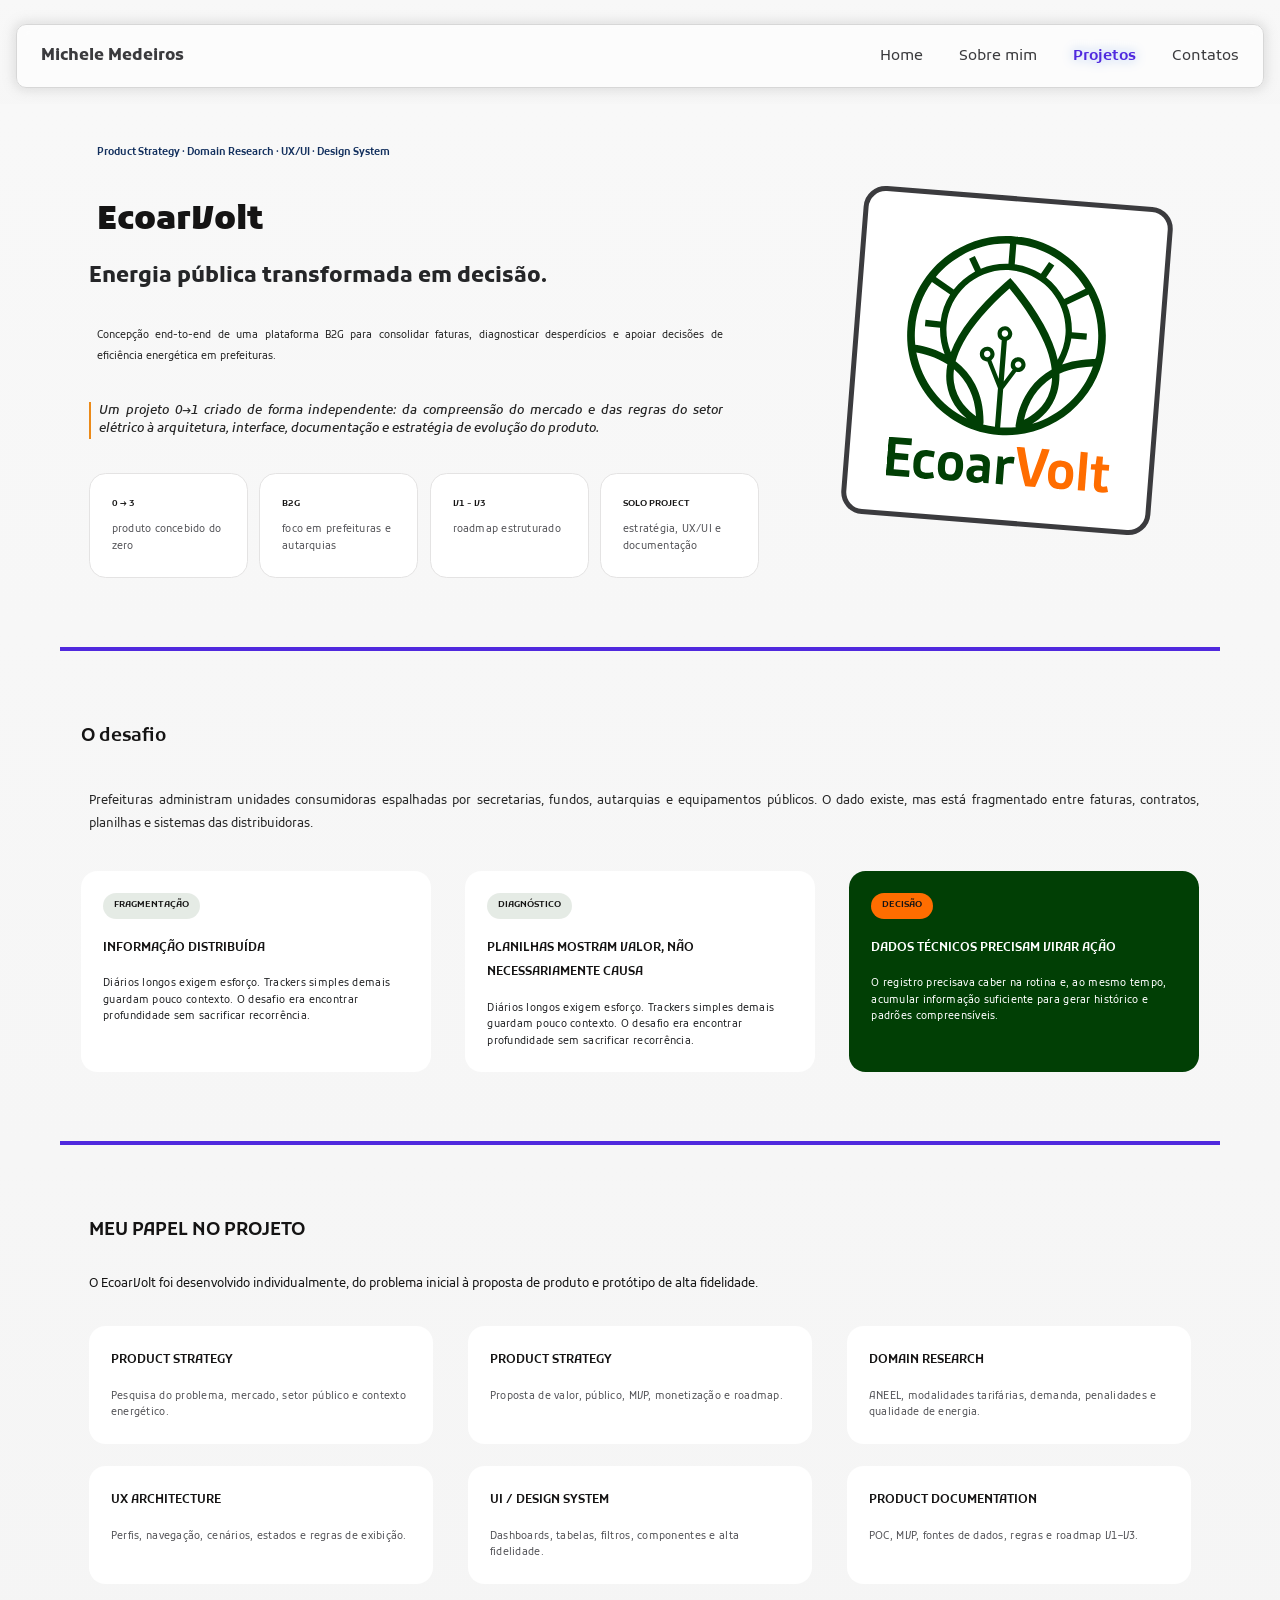
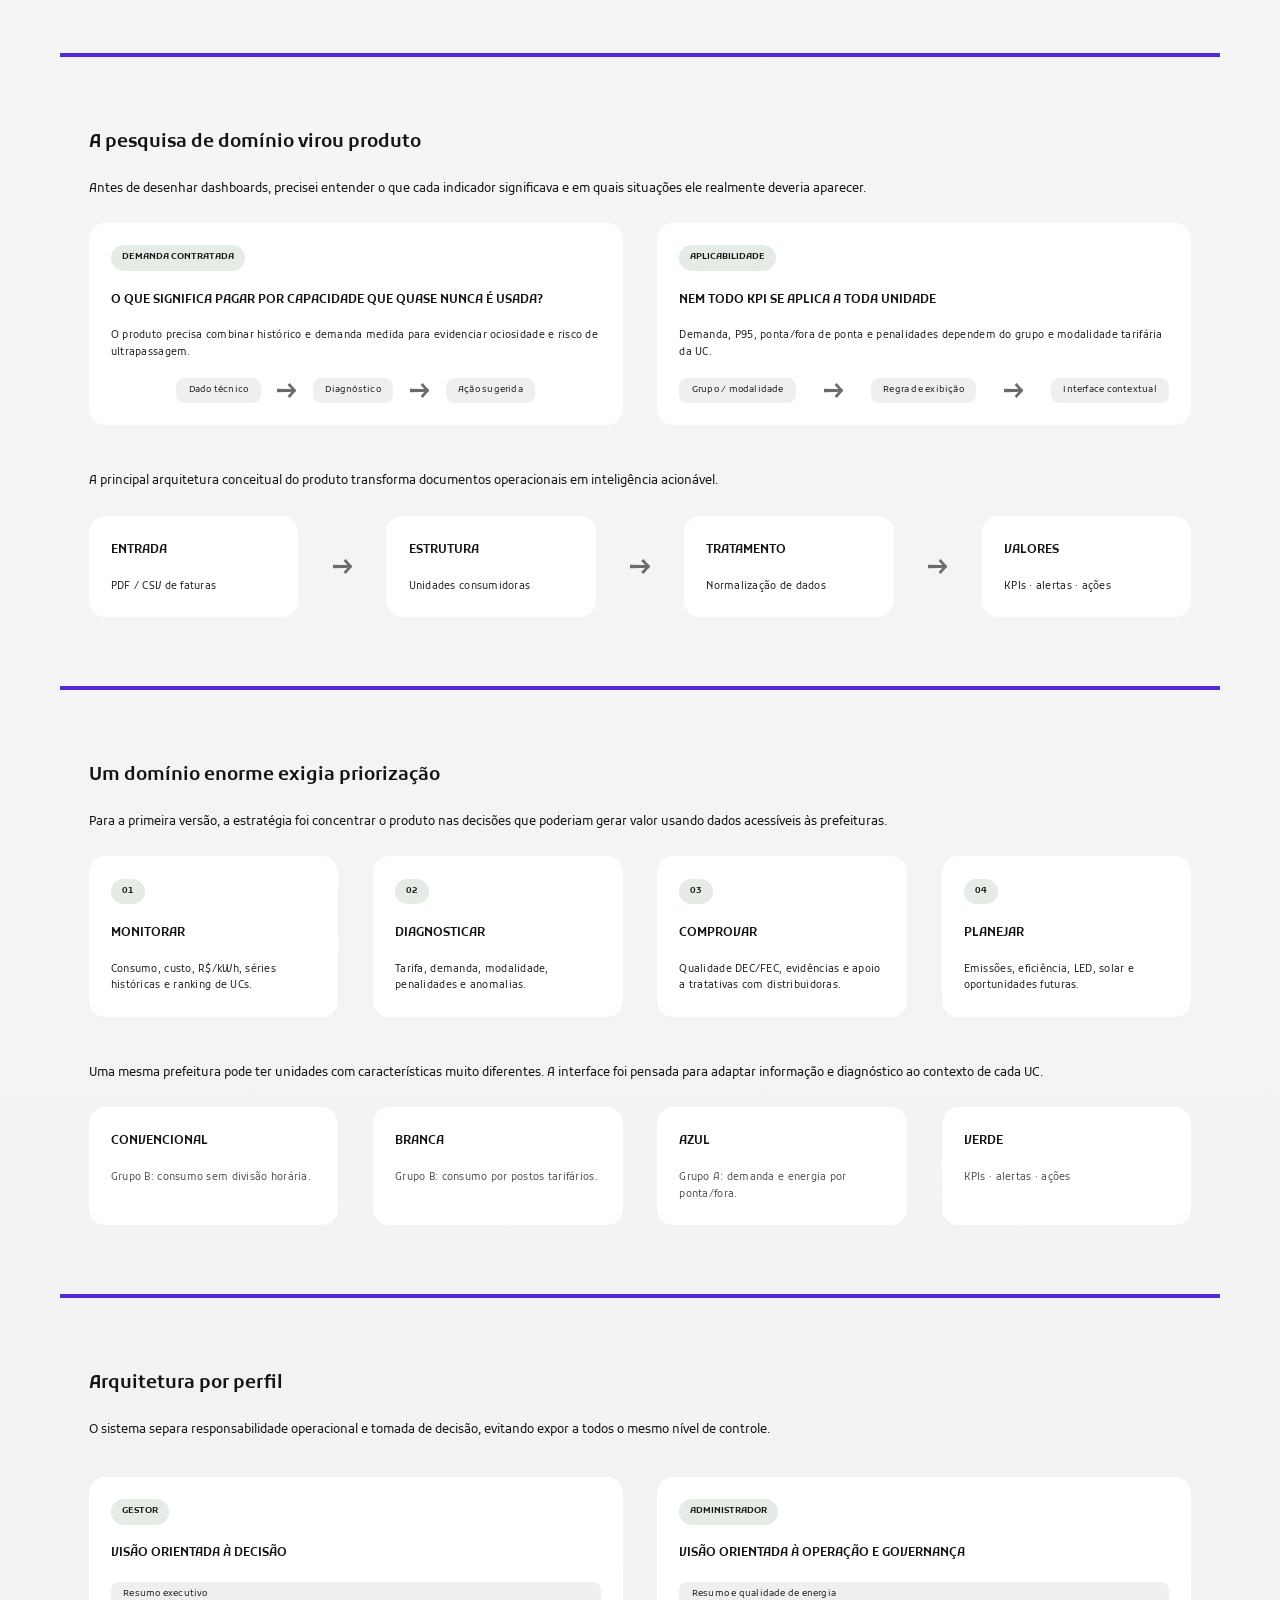
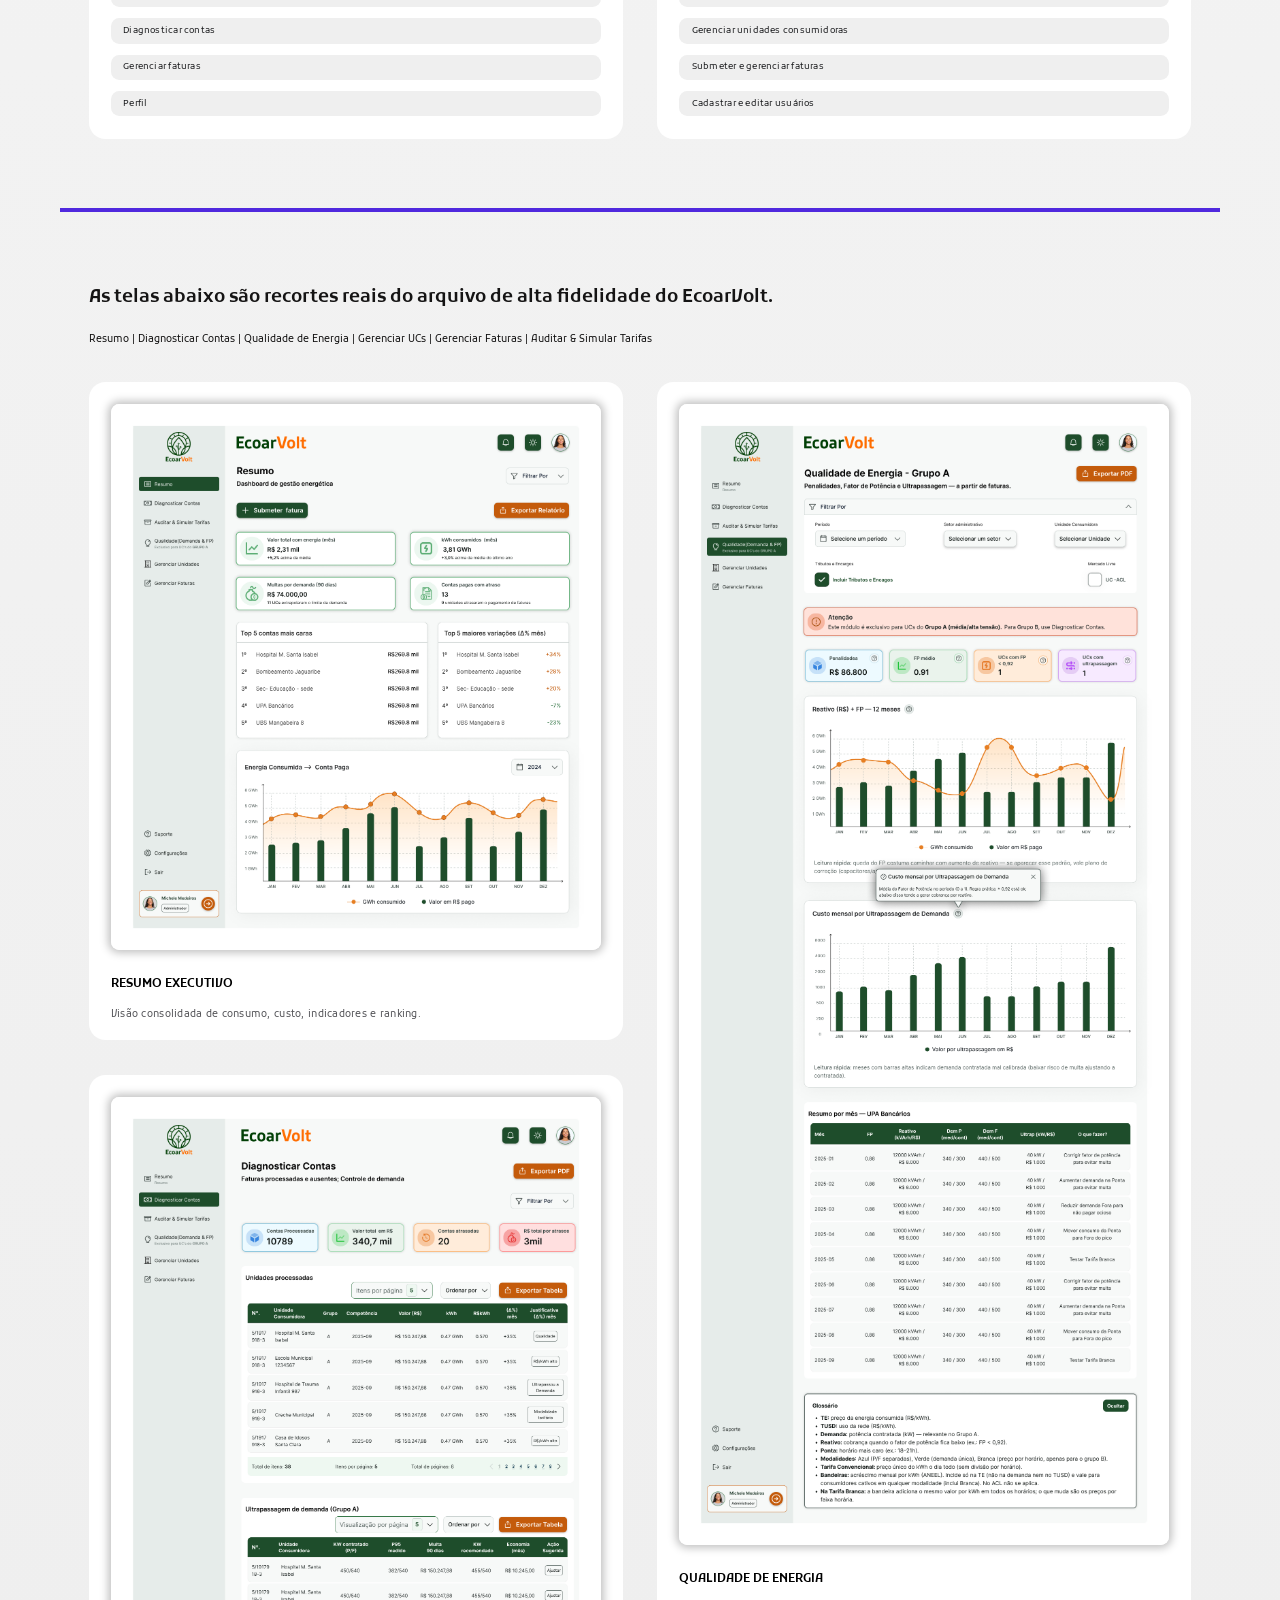
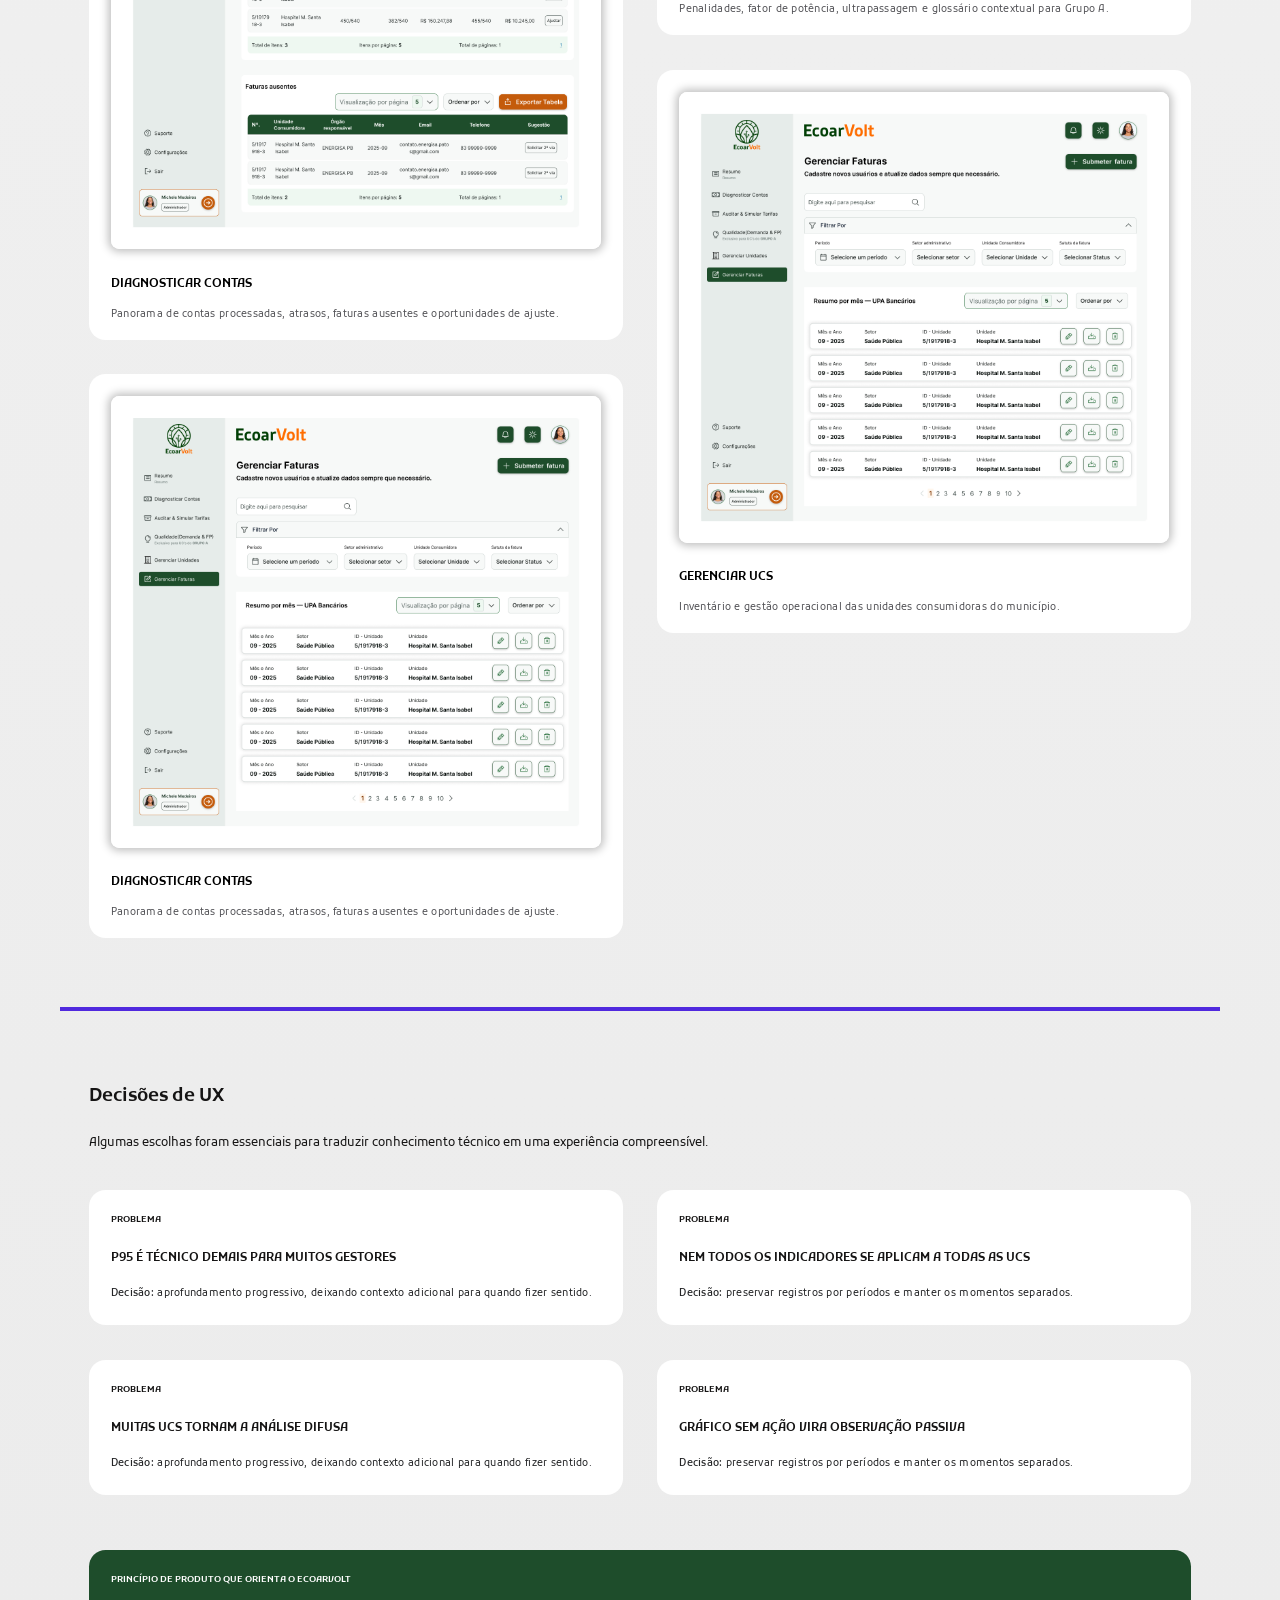
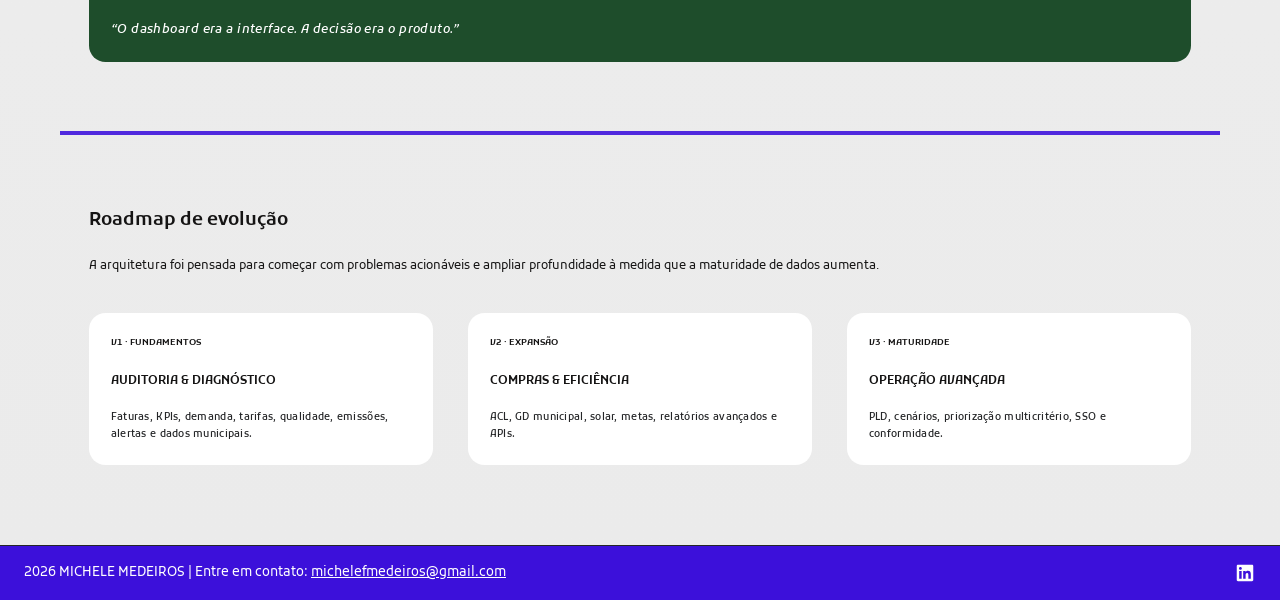
<file: ecoar-volt.html>
<!doctype html>
<html lang="pt-BR">
<head>
  <meta charset="UTF-8">
  <meta name="viewport" content="width=device-width, initial-scale=1.0">
  <title>Documentação EcoarVolt — Michele Medeiros</title>
  <meta name="description" content="Documentação do case EcoarVolt: plataforma B2G para diagnóstico de faturas e eficiência energética em prefeituras.">
  <link rel="preconnect" href="https://fonts.googleapis.com">
  <link rel="preconnect" href="https://fonts.gstatic.com" crossorigin>
  <link href="https://fonts.googleapis.com/css2?family=Kufam:ital,wght@0,400;0,500;0,600;0,700;0,800;0,900;1,400;1,500;1,600&family=Inter:wght@700&display=swap" rel="stylesheet">
  <link rel="stylesheet" href="css/style.css?v=27">
  <link rel="stylesheet" href="css/ecoar-volt.css?v=23">
</head>
<body>

  <!-- Cabeçalho compartilhado -->
  <header class="navbar-wrap">
    <nav class="navbar container" aria-label="Navegação principal">
      <a href="index.html" class="navbar__brand">Michele Medeiros</a>
      <button class="navbar__toggle" id="navToggle" aria-label="Abrir menu" aria-expanded="false" aria-controls="navLinks">
        <span></span><span></span><span></span>
      </button>
      <div class="navbar__links" id="navLinks">
        <a href="index.html">Home</a>
        <a href="sobre-mim.html">Sobre mim</a>
        <a href="projetos.html" class="is-active">Projetos</a>
        <a href="contatos.html">Contatos</a>
      </div>
    </nav>
  </header>

  <div class="ecoar-doc">

    <!-- Seção 1: Apresentação -->
    <section class="ecoar-hero">
      <div class="ecoar-hero__info">
        <p class="ecoar-hero__tags">Product Strategy · Domain Research · UX/UI · Design System</p>

        <div class="ecoar-hero__title">
          <h1 class="ecoar-hero__name">EcoarVolt</h1>
          <p class="ecoar-hero__subtitle">Energia pública transformada em decisão.</p>
        </div>

        <p class="ecoar-hero__text">Concepção end-to-end de uma plataforma B2G para consolidar faturas, diagnosticar desperdícios e apoiar decisões de eficiência energética em prefeituras.</p>

        <blockquote class="ecoar-hero__quote">Um projeto 0→1 criado de forma independente: da compreensão do mercado e das regras do setor elétrico à arquitetura, interface, documentação e estratégia de evolução do produto.</blockquote>

        <div class="ecoar-hero__cards">
          <div class="ecoar-hero__card">
            <p class="ecoar-hero__card-label">0 → 3</p>
            <p class="ecoar-hero__card-text">produto concebido do zero</p>
          </div>
          <div class="ecoar-hero__card">
            <p class="ecoar-hero__card-label">B2G</p>
            <p class="ecoar-hero__card-text">foco em prefeituras e autarquias</p>
          </div>
          <div class="ecoar-hero__card">
            <p class="ecoar-hero__card-label">V1 - V3</p>
            <p class="ecoar-hero__card-text">roadmap estruturado</p>
          </div>
          <div class="ecoar-hero__card">
            <p class="ecoar-hero__card-label">SOLO PROJECT</p>
            <p class="ecoar-hero__card-text">estratégia, UX/UI e documentação</p>
          </div>
        </div>
      </div>

      <div class="ecoar-hero__media">
        <div class="ecoar-hero__frame">
          <div class="ecoar-hero__logo">
            <img class="ecoar-hero__screen" src="assets/images/ecoar-volt/hero-screen.svg" alt="Logo EcoarVolt">
          </div>
        </div>
      </div>
    </section>

    <div class="ecoar-divider"></div>

    <!-- Seção 2: O desafio -->
    <section class="ecoar-section">
      <h2 class="ecoar-section__title">O desafio</h2>
      <p class="ecoar-section__lead">Prefeituras administram unidades consumidoras espalhadas por secretarias, fundos, autarquias e equipamentos públicos. O dado existe, mas está fragmentado entre faturas, contratos, planilhas e sistemas das distribuidoras.</p>

      <div class="ecoar-challenge__cards">
        <article class="ecoar-card">
          <span class="ecoar-card__tag">Fragmentação</span>
          <h3 class="ecoar-card__title">Informação distribuída</h3>
          <p class="ecoar-card__text">Diários longos exigem esforço. Trackers simples demais guardam pouco contexto. O desafio era encontrar profundidade sem sacrificar recorrência.</p>
        </article>
        <article class="ecoar-card">
          <span class="ecoar-card__tag">Diagnóstico</span>
          <h3 class="ecoar-card__title">Planilhas mostram valor, não necessariamente causa</h3>
          <p class="ecoar-card__text">Diários longos exigem esforço. Trackers simples demais guardam pouco contexto. O desafio era encontrar profundidade sem sacrificar recorrência.</p>
        </article>
        <article class="ecoar-card ecoar-card--dark">
          <span class="ecoar-card__tag">Decisão</span>
          <h3 class="ecoar-card__title">Dados técnicos precisam virar ação</h3>
          <p class="ecoar-card__text">O registro precisava caber na rotina e, ao mesmo tempo, acumular informação suficiente para gerar histórico e padrões compreensíveis.</p>
        </article>
      </div>
    </section>

    <div class="ecoar-divider"></div>

    <!-- Seção 3: Meu papel no projeto -->
    <section class="ecoar-section ecoar-section--role">
      <div class="ecoar-role__intro">
        <h2 class="ecoar-section__title">MEU PAPEL NO PROJETO</h2>
        <p class="ecoar-role__lead">O EcoarVolt foi desenvolvido individualmente, do problema inicial à proposta de produto e protótipo de alta fidelidade.</p>
      </div>

      <div class="ecoar-role__grid">
        <div class="ecoar-role__row">
          <article class="ecoar-card ecoar-card--plain">
            <h3 class="ecoar-card__title">Product Strategy</h3>
            <p class="ecoar-card__text">Pesquisa do problema, mercado, setor público e contexto energético.</p>
          </article>
          <article class="ecoar-card ecoar-card--plain">
            <h3 class="ecoar-card__title">Product Strategy</h3>
            <p class="ecoar-card__text">Proposta de valor, público, MVP, monetização e roadmap.</p>
          </article>
          <article class="ecoar-card ecoar-card--plain">
            <h3 class="ecoar-card__title">Domain Research</h3>
            <p class="ecoar-card__text">ANEEL, modalidades tarifárias, demanda, penalidades e qualidade de energia.</p>
          </article>
        </div>
        <div class="ecoar-role__row">
          <article class="ecoar-card ecoar-card--plain">
            <h3 class="ecoar-card__title">UX Architecture</h3>
            <p class="ecoar-card__text">Perfis, navegação, cenários, estados e regras de exibição.</p>
          </article>
          <article class="ecoar-card ecoar-card--plain">
            <h3 class="ecoar-card__title">UI / Design System</h3>
            <p class="ecoar-card__text">Dashboards, tabelas, filtros, componentes e alta fidelidade.</p>
          </article>
          <article class="ecoar-card ecoar-card--plain">
            <h3 class="ecoar-card__title">Product Documentation</h3>
            <p class="ecoar-card__text">POC, MVP, fontes de dados, regras e roadmap V1–V3.</p>
          </article>
        </div>
      </div>
    </section>

    <div class="ecoar-divider"></div>

    <!-- Seção 4: A pesquisa de domínio virou produto -->
    <section class="ecoar-section ecoar-section--research">
      <div class="ecoar-research__block">
        <div class="ecoar-research__intro">
          <h2 class="ecoar-section__title">A pesquisa de domínio virou produto</h2>
          <p class="ecoar-research__lead">Antes de desenhar dashboards, precisei entender o que cada indicador significava e em quais situações ele realmente deveria aparecer.</p>
        </div>

        <div class="ecoar-research__row">
          <article class="ecoar-card">
            <span class="ecoar-card__tag">Demanda contratada</span>
            <h3 class="ecoar-card__title">O que significa pagar por capacidade que quase nunca é usada?</h3>
            <p class="ecoar-card__text">O produto precisa combinar histórico e demanda medida para evidenciar ociosidade e risco de ultrapassagem.</p>
            <div class="ecoar-chip-flow">
              <span class="ecoar-chip">Dado técnico</span>
              <img class="ecoar-chip-flow__arrow" src="assets/images/ecoar-volt/arrow.svg" alt="">
              <span class="ecoar-chip">Diagnóstico</span>
              <img class="ecoar-chip-flow__arrow" src="assets/images/ecoar-volt/arrow.svg" alt="">
              <span class="ecoar-chip">Ação sugerida</span>
            </div>
          </article>
          <article class="ecoar-card">
            <span class="ecoar-card__tag">Aplicabilidade</span>
            <h3 class="ecoar-card__title">Nem todo KPI se aplica a toda unidade</h3>
            <p class="ecoar-card__text">Demanda, P95, ponta/fora de ponta e penalidades dependem do grupo e modalidade tarifária da UC.</p>
            <div class="ecoar-chip-flow ecoar-chip-flow--between">
              <span class="ecoar-chip">Grupo / modalidade</span>
              <img class="ecoar-chip-flow__arrow" src="assets/images/ecoar-volt/arrow.svg" alt="">
              <span class="ecoar-chip">Regra de exibição</span>
              <img class="ecoar-chip-flow__arrow" src="assets/images/ecoar-volt/arrow.svg" alt="">
              <span class="ecoar-chip">Interface contextual</span>
            </div>
          </article>
        </div>
      </div>

      <div class="ecoar-research__block">
        <p class="ecoar-research__lead">A principal arquitetura conceitual do produto transforma documentos operacionais em inteligência acionável.</p>

        <div class="ecoar-flow">
          <article class="ecoar-card ecoar-flow__card">
            <h3 class="ecoar-card__title">Entrada</h3>
            <p class="ecoar-card__text">PDF / CSV de faturas</p>
          </article>
          <img class="ecoar-flow__arrow" src="assets/images/ecoar-volt/arrow.svg" alt="">
          <article class="ecoar-card ecoar-flow__card">
            <h3 class="ecoar-card__title">ESTRUTURA</h3>
            <p class="ecoar-card__text">Unidades consumidoras</p>
          </article>
          <img class="ecoar-flow__arrow" src="assets/images/ecoar-volt/arrow.svg" alt="">
          <article class="ecoar-card ecoar-flow__card">
            <h3 class="ecoar-card__title">TRATAMENTO</h3>
            <p class="ecoar-card__text">Normalização de dados</p>
          </article>
          <img class="ecoar-flow__arrow" src="assets/images/ecoar-volt/arrow.svg" alt="">
          <article class="ecoar-card ecoar-flow__card">
            <h3 class="ecoar-card__title">VALORES</h3>
            <p class="ecoar-card__text">KPIs · alertas · ações</p>
          </article>
        </div>
      </div>
    </section>

    <div class="ecoar-divider"></div>

    <!-- Seção 5: Um domínio enorme exigia priorização -->
    <section class="ecoar-section ecoar-section--priority">
      <div class="ecoar-research__block">
        <div class="ecoar-research__intro">
          <h2 class="ecoar-section__title">Um domínio enorme exigia priorização</h2>
          <p class="ecoar-research__lead">Para a primeira versão, a estratégia foi concentrar o produto nas decisões que poderiam gerar valor usando dados acessíveis às prefeituras.</p>
        </div>

        <div class="ecoar-research__row">
          <article class="ecoar-card">
            <span class="ecoar-card__tag">01</span>
            <h3 class="ecoar-card__title">monitorar</h3>
            <p class="ecoar-card__text">Consumo, custo, R$/kWh, séries históricas e ranking de UCs.</p>
          </article>
          <article class="ecoar-card">
            <span class="ecoar-card__tag">02</span>
            <h3 class="ecoar-card__title">diagnosticar</h3>
            <p class="ecoar-card__text">Tarifa, demanda, modalidade, penalidades e anomalias.</p>
          </article>
          <article class="ecoar-card">
            <span class="ecoar-card__tag">03</span>
            <h3 class="ecoar-card__title">comprovar</h3>
            <p class="ecoar-card__text">Qualidade DEC/FEC, evidências e apoio a tratativas com distribuidoras.</p>
          </article>
          <article class="ecoar-card">
            <span class="ecoar-card__tag">04</span>
            <h3 class="ecoar-card__title">planejar</h3>
            <p class="ecoar-card__text">Emissões, eficiência, LED, solar e oportunidades futuras.</p>
          </article>
        </div>
      </div>

      <div class="ecoar-research__block">
        <p class="ecoar-research__lead">Uma mesma prefeitura pode ter unidades com características muito diferentes. A interface foi pensada para adaptar informação e diagnóstico ao contexto de cada UC.</p>

        <div class="ecoar-research__row ecoar-research__row--center">
          <article class="ecoar-card ecoar-card--plain">
            <h3 class="ecoar-card__title">CONVENCIONAL</h3>
            <p class="ecoar-card__text">Grupo B: consumo sem divisão horária.</p>
          </article>
          <article class="ecoar-card ecoar-card--plain">
            <h3 class="ecoar-card__title">BRANCA</h3>
            <p class="ecoar-card__text">Grupo B: consumo por postos tarifários.</p>
          </article>
          <article class="ecoar-card ecoar-card--plain">
            <h3 class="ecoar-card__title">AZUL</h3>
            <p class="ecoar-card__text">Grupo A: demanda e energia por ponta/fora.</p>
          </article>
          <article class="ecoar-card ecoar-card--plain">
            <h3 class="ecoar-card__title">VERDE</h3>
            <p class="ecoar-card__text">KPIs · alertas · ações</p>
          </article>
        </div>
      </div>
    </section>

    <div class="ecoar-divider"></div>

    <!-- Seção 6: Arquitetura por perfil -->
    <section class="ecoar-section ecoar-section--profiles">
      <div class="ecoar-research__intro">
        <h2 class="ecoar-section__title">Arquitetura por perfil</h2>
        <p class="ecoar-research__lead">O sistema separa responsabilidade operacional e tomada de decisão, evitando expor a todos o mesmo nível de controle.</p>
      </div>

      <div class="ecoar-profiles__row">
        <article class="ecoar-card">
          <span class="ecoar-card__tag">gestor</span>
          <h3 class="ecoar-card__title">Visão orientada à decisão</h3>
          <div class="ecoar-chip-list">
            <span class="ecoar-chip">Resumo executivo</span>
            <span class="ecoar-chip">Diagnosticar contas</span>
            <span class="ecoar-chip">Gerenciar faturas</span>
            <span class="ecoar-chip">Perfil</span>
          </div>
        </article>
        <article class="ecoar-card">
          <span class="ecoar-card__tag">administrador</span>
          <h3 class="ecoar-card__title">Visão orientada à operação e governança</h3>
          <div class="ecoar-chip-list">
            <span class="ecoar-chip">Resumo e qualidade de energia</span>
            <span class="ecoar-chip">Gerenciar unidades consumidoras</span>
            <span class="ecoar-chip">Submeter e gerenciar faturas</span>
            <span class="ecoar-chip">Cadastrar e editar usuários</span>
          </div>
        </article>
      </div>
    </section>

    <div class="ecoar-divider"></div>

    <!-- Seção 7: Telas reais -->
    <section class="ecoar-section ecoar-section--screens">
      <div class="ecoar-research__intro">
        <h2 class="ecoar-section__title">As telas abaixo são recortes reais do arquivo de alta fidelidade do EcoarVolt.</h2>
        <p class="ecoar-screens__list">Resumo | Diagnosticar Contas | Qualidade de Energia | Gerenciar UCs | Gerenciar Faturas | Auditar &amp; Simular Tarifas</p>
      </div>

      <div class="ecoar-gallery">
        <div class="ecoar-gallery__col">
          <article class="ecoar-shot">
            <img class="ecoar-shot__img" src="assets/images/ecoar-volt/resumo-1.png" alt="Tela Resumo executivo do EcoarVolt">
            <div class="ecoar-shot__caption">
              <h3 class="ecoar-shot__title">Resumo executivo</h3>
              <p class="ecoar-shot__text">Visão consolidada de consumo, custo, indicadores e ranking.</p>
            </div>
          </article>
          <article class="ecoar-shot">
            <img class="ecoar-shot__img" src="assets/images/ecoar-volt/diagnosticar-contas-grupo-a-1.png" alt="Tela Diagnosticar contas do EcoarVolt">
            <div class="ecoar-shot__caption">
              <h3 class="ecoar-shot__title">Diagnosticar contas</h3>
              <p class="ecoar-shot__text">Panorama de contas processadas, atrasos, faturas ausentes e oportunidades de ajuste.</p>
            </div>
          </article>
          <article class="ecoar-shot">
            <img class="ecoar-shot__img" src="assets/images/ecoar-volt/gerenciar-faturas-1.png" alt="Tela Gerenciar faturas do EcoarVolt">
            <div class="ecoar-shot__caption">
              <h3 class="ecoar-shot__title">Diagnosticar contas</h3>
              <p class="ecoar-shot__text">Panorama de contas processadas, atrasos, faturas ausentes e oportunidades de ajuste.</p>
            </div>
          </article>
        </div>

        <div class="ecoar-gallery__col">
          <article class="ecoar-shot">
            <img class="ecoar-shot__img" src="assets/images/ecoar-volt/qualidade-de-energia-1.png" alt="Tela Qualidade de energia do EcoarVolt">
            <div class="ecoar-shot__caption">
              <h3 class="ecoar-shot__title">Qualidade de energia</h3>
              <p class="ecoar-shot__text">Penalidades, fator de potência, ultrapassagem e glossário contextual para Grupo A.</p>
            </div>
          </article>
          <article class="ecoar-shot">
            <img class="ecoar-shot__img" src="assets/images/ecoar-volt/gerenciar-faturas-1.png" alt="Tela Gerenciar UCs do EcoarVolt">
            <div class="ecoar-shot__caption">
              <h3 class="ecoar-shot__title">Gerenciar UCs</h3>
              <p class="ecoar-shot__text">Inventário e gestão operacional das unidades consumidoras do município.</p>
            </div>
          </article>
        </div>
      </div>
    </section>

    <div class="ecoar-divider"></div>

    <!-- Seção 8: Decisões de UX -->
    <section class="ecoar-section ecoar-section--decisions">
      <div class="ecoar-decisions__main">
        <div class="ecoar-research__intro">
          <h2 class="ecoar-section__title">Decisões de UX</h2>
          <p class="ecoar-research__lead">Algumas escolhas foram essenciais para traduzir conhecimento técnico em uma experiência compreensível.</p>
        </div>

        <div class="ecoar-research__row">
          <article class="ecoar-card">
            <span class="ecoar-card__label">Problema</span>
            <h3 class="ecoar-card__title">P95 é técnico demais para muitos gestores</h3>
            <p class="ecoar-card__text"><strong>Decisão:</strong> aprofundamento progressivo, deixando contexto adicional para quando fizer sentido.</p>
          </article>
          <article class="ecoar-card">
            <span class="ecoar-card__label">Problema</span>
            <h3 class="ecoar-card__title">Nem todos os indicadores se aplicam a todas as UCs</h3>
            <p class="ecoar-card__text"><strong>Decisão:</strong> preservar registros por períodos e manter os momentos separados.</p>
          </article>
        </div>

        <div class="ecoar-research__row">
          <article class="ecoar-card">
            <span class="ecoar-card__label">Problema</span>
            <h3 class="ecoar-card__title">Muitas UCs tornam a análise difusa</h3>
            <p class="ecoar-card__text"><strong>Decisão:</strong> aprofundamento progressivo, deixando contexto adicional para quando fizer sentido.</p>
          </article>
          <article class="ecoar-card">
            <span class="ecoar-card__label">Problema</span>
            <h3 class="ecoar-card__title">Gráfico sem ação vira observação passiva</h3>
            <p class="ecoar-card__text"><strong>Decisão:</strong> preservar registros por períodos e manter os momentos separados.</p>
          </article>
        </div>
      </div>

      <div class="ecoar-principle">
        <p class="ecoar-principle__label">Princípio de produto que orienta o EcoarVolt</p>
        <p class="ecoar-principle__quote">“O dashboard era a interface. A decisão era o produto.”</p>
      </div>
    </section>

    <div class="ecoar-divider"></div>

    <!-- Seção 9: Roadmap de evolução -->
    <section class="ecoar-section ecoar-section--roadmap">
      <div class="ecoar-research__intro">
        <h2 class="ecoar-section__title">Roadmap de evolução</h2>
        <p class="ecoar-research__lead">A arquitetura foi pensada para começar com problemas acionáveis e ampliar profundidade à medida que a maturidade de dados aumenta.</p>
      </div>

      <div class="ecoar-research__row">
        <article class="ecoar-card">
          <span class="ecoar-card__label">V1 · FUNDAMENTOS</span>
          <h3 class="ecoar-card__title">Auditoria &amp; diagnóstico</h3>
          <p class="ecoar-card__text ecoar-card__text--medium">Faturas, KPIs, demanda, tarifas, qualidade, emissões, alertas e dados municipais.</p>
        </article>
        <article class="ecoar-card">
          <span class="ecoar-card__label">V2 · EXPANSÃO</span>
          <h3 class="ecoar-card__title">Compras &amp; eficiência</h3>
          <p class="ecoar-card__text ecoar-card__text--medium">ACL, GD municipal, solar, metas, relatórios avançados e APIs.</p>
        </article>
        <article class="ecoar-card">
          <span class="ecoar-card__label">V3 · MATURIDADE</span>
          <h3 class="ecoar-card__title">Operação avançada</h3>
          <p class="ecoar-card__text ecoar-card__text--medium">PLD, cenários, priorização multicritério, SSO e conformidade.</p>
        </article>
      </div>
    </section>

  </div>

  <!-- Versão tablet (500–999px) -->
  <div class="ecoar-tablet">

    <!-- Apresentação -->
    <section class="ecoar-tablet__hero">
      <p class="ecoar-tablet__tags">Product Strategy · Domain Research · UX/UI · Design System</p>
      <h1 class="ecoar-tablet__name">EcoarVolt</h1>
      <p class="ecoar-tablet__subtitle">Energia pública transformada em decisão.</p>
      <p class="ecoar-tablet__text">Concepção end-to-end de uma plataforma B2G para consolidar faturas, diagnosticar desperdícios e apoiar decisões de eficiência energética em prefeituras.</p>
      <blockquote class="ecoar-tablet__quote">
        <span class="ecoar-tablet__quote-bar"></span>
        <p>Um projeto 0→1 criado de forma independente: da compreensão do mercado e das regras do setor elétrico à arquitetura, interface, documentação e estratégia de evolução do produto.</p>
      </blockquote>
      <div class="ecoar-tablet__highlights">
        <div class="ecoar-tablet__highlight">
          <p class="ecoar-tablet__highlight-label">0 → 3</p>
          <p class="ecoar-tablet__highlight-text">produto concebido do zero</p>
        </div>
        <div class="ecoar-tablet__highlight">
          <p class="ecoar-tablet__highlight-label">B2G</p>
          <p class="ecoar-tablet__highlight-text">foco em prefeituras e autarquias</p>
        </div>
        <div class="ecoar-tablet__highlight">
          <p class="ecoar-tablet__highlight-label">V1 - V3</p>
          <p class="ecoar-tablet__highlight-text">roadmap estruturado</p>
        </div>
        <div class="ecoar-tablet__highlight">
          <p class="ecoar-tablet__highlight-label">SOLO PROJECT</p>
          <p class="ecoar-tablet__highlight-text">estratégia, UX/UI e documentação</p>
        </div>
      </div>
      <div class="ecoar-tablet__logo">
        <div class="ecoar-tablet__logo-box">
          <div class="ecoar-tablet__logo-art">
            <img src="assets/images/ecoar-volt/tablet-logo.svg" alt="Logo EcoarVolt">
          </div>
        </div>
      </div>
    </section>

    <!-- O desafio -->
    <section class="ecoar-tablet__section">
      <span class="ecoar-tablet__accent"></span>
      <h2 class="ecoar-tablet__title">O desafio</h2>
      <p class="ecoar-tablet__lead">Prefeituras administram unidades consumidoras espalhadas por secretarias, fundos, autarquias e equipamentos públicos. O dado existe, mas está fragmentado entre faturas, contratos, planilhas e sistemas das distribuidoras.</p>
      <div class="ecoar-tablet__grid">
        <article class="ecoar-tablet__card ecoar-tablet__card--challenge">
          <span class="ecoar-tablet__pill">Fragmentação</span>
          <h3 class="ecoar-tablet__card-title ecoar-tablet__card-title--lg">Informação distribuída</h3>
          <p class="ecoar-tablet__card-text ecoar-tablet__card-text--ink">Diários longos exigem esforço. Trackers simples demais guardam pouco contexto. O desafio era encontrar profundidade sem sacrificar recorrência.</p>
        </article>
        <article class="ecoar-tablet__card ecoar-tablet__card--challenge">
          <span class="ecoar-tablet__pill">Diagnóstico</span>
          <h3 class="ecoar-tablet__card-title ecoar-tablet__card-title--lg">Planilhas mostram valor, não necessariamente causa</h3>
          <p class="ecoar-tablet__card-text ecoar-tablet__card-text--ink">Diários longos exigem esforço. Trackers simples demais guardam pouco contexto. O desafio era encontrar profundidade sem sacrificar recorrência.</p>
        </article>
        <article class="ecoar-tablet__card ecoar-tablet__card--dark ecoar-tablet__card--wide">
          <span class="ecoar-tablet__pill ecoar-tablet__pill--orange">Decisão</span>
          <h3 class="ecoar-tablet__card-title ecoar-tablet__card-title--lg ecoar-tablet__card-title--light">Dados técnicos precisam virar ação</h3>
          <p class="ecoar-tablet__card-text ecoar-tablet__card-text--light">O registro precisava caber na rotina e, ao mesmo tempo, acumular informação suficiente para gerar histórico e padrões compreensíveis.</p>
        </article>
      </div>
    </section>

    <!-- Meu papel no projeto -->
    <section class="ecoar-tablet__section">
      <span class="ecoar-tablet__accent"></span>
      <h2 class="ecoar-tablet__title">Meu papel no projeto</h2>
      <p class="ecoar-tablet__lead">O EcoarVolt foi desenvolvido individualmente, do problema inicial à proposta de produto e protótipo de alta fidelidade.</p>
      <div class="ecoar-tablet__grid">
        <article class="ecoar-tablet__card">
          <h3 class="ecoar-tablet__card-title">Product Strategy</h3>
          <p class="ecoar-tablet__card-text">Pesquisa do problema, mercado, setor público e contexto energético.</p>
        </article>
        <article class="ecoar-tablet__card">
          <h3 class="ecoar-tablet__card-title">Product Strategy</h3>
          <p class="ecoar-tablet__card-text">Proposta de valor, público, MVP, monetização e roadmap.</p>
        </article>
        <article class="ecoar-tablet__card">
          <h3 class="ecoar-tablet__card-title">Domain Research</h3>
          <p class="ecoar-tablet__card-text">ANEEL, modalidades tarifárias, demanda, penalidades e qualidade de energia.</p>
        </article>
        <article class="ecoar-tablet__card">
          <h3 class="ecoar-tablet__card-title">UX Architecture</h3>
          <p class="ecoar-tablet__card-text">Perfis, navegação, cenários, estados e regras de exibição.</p>
        </article>
        <article class="ecoar-tablet__card">
          <h3 class="ecoar-tablet__card-title">UI / Design System</h3>
          <p class="ecoar-tablet__card-text">Dashboards, tabelas, filtros, componentes e alta fidelidade.</p>
        </article>
        <article class="ecoar-tablet__card">
          <h3 class="ecoar-tablet__card-title">Product Documentation</h3>
          <p class="ecoar-tablet__card-text">POC, MVP, fontes de dados, regras e roadmap V1–V3.</p>
        </article>
      </div>
    </section>

    <!-- A pesquisa de domínio virou produto -->
    <section class="ecoar-tablet__section">
      <span class="ecoar-tablet__accent"></span>
      <h2 class="ecoar-tablet__title">A pesquisa de domínio virou produto</h2>
      <p class="ecoar-tablet__lead">Antes de desenhar dashboards, precisei entender o que cada indicador significava e em quais situações ele realmente deveria aparecer.</p>
      <div class="ecoar-tablet__stack">
        <article class="ecoar-tablet__card ecoar-tablet__card--wide">
          <span class="ecoar-tablet__pill">Demanda contratada</span>
          <h3 class="ecoar-tablet__card-title ecoar-tablet__card-title--caps">O que significa pagar por capacidade que quase nunca é usada?</h3>
          <p class="ecoar-tablet__card-text ecoar-tablet__card-text--ink ecoar-tablet__card-text--16">O produto precisa combinar histórico e demanda medida para evidenciar ociosidade e risco de ultrapassagem.</p>
          <div class="ecoar-tablet__flow">
            <span class="ecoar-tablet__step">Dado técnico</span>
            <span class="ecoar-tablet__flow-arrow">→</span>
            <span class="ecoar-tablet__step">Diagnóstico</span>
            <span class="ecoar-tablet__flow-arrow">→</span>
            <span class="ecoar-tablet__step">Ação sugerida</span>
          </div>
        </article>
        <article class="ecoar-tablet__card ecoar-tablet__card--wide">
          <span class="ecoar-tablet__pill">Aplicabilidade</span>
          <h3 class="ecoar-tablet__card-title ecoar-tablet__card-title--caps">Nem todo KPI se aplica a toda unidade</h3>
          <p class="ecoar-tablet__card-text ecoar-tablet__card-text--ink ecoar-tablet__card-text--16">Demanda, P95, ponta/fora de ponta e penalidades dependem do grupo e modalidade tarifária da UC.</p>
          <div class="ecoar-tablet__flow">
            <span class="ecoar-tablet__step">Grupo / modalidade</span>
            <span class="ecoar-tablet__flow-arrow">→</span>
            <span class="ecoar-tablet__step">Regra de exibição</span>
            <span class="ecoar-tablet__flow-arrow">→</span>
            <span class="ecoar-tablet__step">Interface contextual</span>
          </div>
        </article>
      </div>
      <p class="ecoar-tablet__lead">A principal arquitetura conceitual do produto transforma documentos operacionais em inteligência acionável.</p>
      <div class="ecoar-tablet__pipeline">
        <div class="ecoar-tablet__pipeline-row">
          <div class="ecoar-tablet__step-card">
            <p class="ecoar-tablet__step-title">ENTRADA</p>
            <p class="ecoar-tablet__step-text">PDF / CSV de faturas</p>
          </div>
          <span class="ecoar-tablet__pipeline-arrow">→</span>
          <div class="ecoar-tablet__step-card">
            <p class="ecoar-tablet__step-title">ESTRUTURA</p>
            <p class="ecoar-tablet__step-text">Unidades consumidoras</p>
          </div>
        </div>
        <div class="ecoar-tablet__pipeline-row">
          <div class="ecoar-tablet__step-card">
            <p class="ecoar-tablet__step-title">TRATAMENTO</p>
            <p class="ecoar-tablet__step-text">Normalização de dados</p>
          </div>
          <span class="ecoar-tablet__pipeline-arrow">→</span>
          <div class="ecoar-tablet__step-card">
            <p class="ecoar-tablet__step-title">VALORES</p>
            <p class="ecoar-tablet__step-text">KPIs · alertas · ações</p>
          </div>
        </div>
      </div>
    </section>

    <!-- Um domínio enorme exigia priorização -->
    <section class="ecoar-tablet__section">
      <span class="ecoar-tablet__accent"></span>
      <h2 class="ecoar-tablet__title">Um domínio enorme exigia priorização</h2>
      <p class="ecoar-tablet__lead">Para a primeira versão, a estratégia foi concentrar o produto nas decisões que poderiam gerar valor usando dados acessíveis às prefeituras.</p>
      <div class="ecoar-tablet__grid">
        <article class="ecoar-tablet__card ecoar-tablet__card--priority">
          <span class="ecoar-tablet__pill">01</span>
          <h3 class="ecoar-tablet__card-title ecoar-tablet__card-title--caps ecoar-tablet__card-title--md">MONITORAR</h3>
          <p class="ecoar-tablet__card-text ecoar-tablet__card-text--ink">Consumo, custo, R$/kWh, séries históricas e ranking de UCs.</p>
        </article>
        <article class="ecoar-tablet__card ecoar-tablet__card--priority">
          <span class="ecoar-tablet__pill">02</span>
          <h3 class="ecoar-tablet__card-title ecoar-tablet__card-title--caps ecoar-tablet__card-title--md">DIAGNOSTICAR</h3>
          <p class="ecoar-tablet__card-text ecoar-tablet__card-text--ink">Tarifa, demanda, modalidade, penalidades e anomalias.</p>
        </article>
        <article class="ecoar-tablet__card ecoar-tablet__card--priority">
          <span class="ecoar-tablet__pill">03</span>
          <h3 class="ecoar-tablet__card-title ecoar-tablet__card-title--caps ecoar-tablet__card-title--md">COMPROVAR</h3>
          <p class="ecoar-tablet__card-text ecoar-tablet__card-text--ink">Qualidade DEC/FEC, evidências e apoio a tratativas com distribuidoras.</p>
        </article>
        <article class="ecoar-tablet__card ecoar-tablet__card--priority">
          <span class="ecoar-tablet__pill">04</span>
          <h3 class="ecoar-tablet__card-title ecoar-tablet__card-title--caps ecoar-tablet__card-title--md">PLANEJAR</h3>
          <p class="ecoar-tablet__card-text ecoar-tablet__card-text--ink">Emissões, eficiência, LED, solar e oportunidades futuras.</p>
        </article>
      </div>
      <p class="ecoar-tablet__lead">Uma mesma prefeitura pode ter unidades com características muito diferentes. A interface foi pensada para adaptar informação e diagnóstico ao contexto de cada UC.</p>
      <div class="ecoar-tablet__grid">
        <article class="ecoar-tablet__card ecoar-tablet__card--mode">
          <h3 class="ecoar-tablet__card-title ecoar-tablet__card-title--caps ecoar-tablet__card-title--md">CONVENCIONAL</h3>
          <p class="ecoar-tablet__card-text ecoar-tablet__card-text--ink">Grupo B: consumo sem divisão horária.</p>
        </article>
        <article class="ecoar-tablet__card ecoar-tablet__card--mode">
          <h3 class="ecoar-tablet__card-title ecoar-tablet__card-title--caps ecoar-tablet__card-title--md">BRANCA</h3>
          <p class="ecoar-tablet__card-text ecoar-tablet__card-text--ink">Grupo B: consumo por postos tarifários.</p>
        </article>
        <article class="ecoar-tablet__card ecoar-tablet__card--mode">
          <h3 class="ecoar-tablet__card-title ecoar-tablet__card-title--caps ecoar-tablet__card-title--md">AZUL</h3>
          <p class="ecoar-tablet__card-text ecoar-tablet__card-text--ink">Grupo A: demanda e energia por ponta/fora.</p>
        </article>
        <article class="ecoar-tablet__card ecoar-tablet__card--mode">
          <h3 class="ecoar-tablet__card-title ecoar-tablet__card-title--caps ecoar-tablet__card-title--md">VERDE</h3>
          <p class="ecoar-tablet__card-text ecoar-tablet__card-text--ink">KPIs · alertas · ações</p>
        </article>
      </div>
    </section>

    <!-- As telas abaixo são recortes reais -->
    <section class="ecoar-tablet__section">
      <span class="ecoar-tablet__accent"></span>
      <h2 class="ecoar-tablet__title ecoar-tablet__title--sm">As telas abaixo são recortes reais do arquivo de alta fidelidade do EcoarVolt.</h2>
      <div class="ecoar-tablet__tabs">
        <span class="ecoar-tablet__pill">Resumo</span>
        <span class="ecoar-tablet__pill">Diagnosticar Contas</span>
        <span class="ecoar-tablet__pill">Qualidade de Energia</span>
        <span class="ecoar-tablet__pill">Gerenciar UCs</span>
        <span class="ecoar-tablet__pill">Gerenciar Faturas</span>
        <span class="ecoar-tablet__pill">Auditar &amp; Simular Tarifas</span>
      </div>
      <div class="ecoar-tablet__gallery">
      <div class="ecoar-tablet__shots" aria-label="Galeria de telas do EcoarVolt">
        <article class="ecoar-tablet__shot is-active">
          <div class="ecoar-tablet__shot-img ecoar-tablet__shot-img--resumo">
            <img src="assets/images/ecoar-volt/resumo-1.png" alt="Tela Resumo executivo do EcoarVolt">
          </div>
          <h3 class="ecoar-tablet__card-title">Resumo executivo</h3>
          <p class="ecoar-tablet__card-text">Visão consolidada de consumo, custo, indicadores e ranking.</p>
        </article>
        <article class="ecoar-tablet__shot">
          <div class="ecoar-tablet__shot-img ecoar-tablet__shot-img--grupo-a">
            <img src="assets/images/ecoar-volt/diagnosticar-contas-grupo-a-1.png" alt="Tela Diagnosticar contas do EcoarVolt">
          </div>
          <h3 class="ecoar-tablet__card-title">Diagnosticar contas</h3>
          <p class="ecoar-tablet__card-text">Panorama de contas processadas, atrasos, faturas ausentes e oportunidades de ajuste.</p>
        </article>
        <article class="ecoar-tablet__shot">
          <div class="ecoar-tablet__shot-img ecoar-tablet__shot-img--faturas">
            <img src="assets/images/ecoar-volt/gerenciar-faturas-1.png" alt="Tela Gerenciar faturas do EcoarVolt">
          </div>
          <h3 class="ecoar-tablet__card-title">Diagnosticar contas</h3>
          <p class="ecoar-tablet__card-text">Panorama de contas processadas, atrasos, faturas ausentes e oportunidades de ajuste.</p>
        </article>
        <article class="ecoar-tablet__shot">
          <div class="ecoar-tablet__shot-img ecoar-tablet__shot-img--qualidade">
            <img src="assets/images/ecoar-volt/qualidade-de-energia-1.png" alt="Tela Qualidade de energia do EcoarVolt">
          </div>
          <h3 class="ecoar-tablet__card-title ecoar-tablet__card-title--caps">QUALIDADE DE ENERGIA</h3>
          <p class="ecoar-tablet__card-text">Penalidades, fator de potência, ultrapassagem e glossário contextual para Grupo A.</p>
        </article>
        <article class="ecoar-tablet__shot">
          <div class="ecoar-tablet__shot-img ecoar-tablet__shot-img--faturas">
            <img src="assets/images/ecoar-volt/gerenciar-faturas-1.png" alt="Tela Gerenciar UCs do EcoarVolt">
          </div>
          <h3 class="ecoar-tablet__card-title">Gerenciar UCs</h3>
          <p class="ecoar-tablet__card-text">Inventário e gestão operacional das unidades consumidoras do município.</p>
        </article>
      </div>
      <div class="ecoar-tablet__gallery-nav">
        <span class="ecoar-tablet__counter" aria-live="polite">1 / 5</span>
        <div class="ecoar-tablet__nav-buttons">
          <button type="button" class="ecoar-tablet__nav" data-gallery-dir="-1" aria-label="Tela anterior">←</button>
          <button type="button" class="ecoar-tablet__nav" data-gallery-dir="1" aria-label="Próxima tela">→</button>
        </div>
      </div>
      </div>
    </section>

    <!-- Decisões de UX -->
    <section class="ecoar-tablet__section">
      <span class="ecoar-tablet__accent"></span>
      <h2 class="ecoar-tablet__title">Decisões de UX</h2>
      <p class="ecoar-tablet__lead">Algumas escolhas foram essenciais para traduzir conhecimento técnico em uma experiência compreensível.</p>
      <div class="ecoar-tablet__grid">
        <article class="ecoar-tablet__card ecoar-tablet__card--decision">
          <span class="ecoar-tablet__pill">Problema</span>
          <h3 class="ecoar-tablet__card-title ecoar-tablet__card-title--md">P95 é técnico demais para muitos gestores</h3>
          <p class="ecoar-tablet__card-text ecoar-tablet__card-text--15">Decisão: aprofundamento progressivo, deixando contexto adicional para quando fizer sentido.</p>
        </article>
        <article class="ecoar-tablet__card ecoar-tablet__card--decision">
          <span class="ecoar-tablet__pill">Problema</span>
          <h3 class="ecoar-tablet__card-title ecoar-tablet__card-title--md">Nem todos os indicadores se aplicam a todas as UCs</h3>
          <p class="ecoar-tablet__card-text ecoar-tablet__card-text--15">Decisão: preservar registros por períodos e manter os momentos separados.</p>
        </article>
        <article class="ecoar-tablet__card ecoar-tablet__card--decision">
          <span class="ecoar-tablet__pill">Problema</span>
          <h3 class="ecoar-tablet__card-title ecoar-tablet__card-title--md">Muitas UCs tornam a análise difusa</h3>
          <p class="ecoar-tablet__card-text ecoar-tablet__card-text--15">Decisão: aprofundamento progressivo, deixando contexto adicional para quando fizer sentido.</p>
        </article>
        <article class="ecoar-tablet__card ecoar-tablet__card--decision">
          <span class="ecoar-tablet__pill">Problema</span>
          <h3 class="ecoar-tablet__card-title ecoar-tablet__card-title--md">Gráfico sem ação vira observação passiva</h3>
          <p class="ecoar-tablet__card-text ecoar-tablet__card-text--15">Decisão: preservar registros por períodos e manter os momentos separados.</p>
        </article>
      </div>
      <div class="ecoar-tablet__principle">
        <p class="ecoar-tablet__principle-label">Princípio de produto que orienta o EcoarVolt</p>
        <p class="ecoar-tablet__principle-quote">“O dashboard era a interface. A decisão era o produto.”</p>
      </div>
    </section>

    <!-- Roadmap de evolução -->
    <section class="ecoar-tablet__section">
      <span class="ecoar-tablet__accent"></span>
      <h2 class="ecoar-tablet__title">Roadmap de evolução</h2>
      <p class="ecoar-tablet__lead">A arquitetura foi pensada para começar com problemas acionáveis e ampliar profundidade à medida que a maturidade de dados aumenta.</p>
      <div class="ecoar-tablet__stack">
        <article class="ecoar-tablet__card ecoar-tablet__card--roadmap">
          <span class="ecoar-tablet__pill">V1 · FUNDAMENTOS</span>
          <h3 class="ecoar-tablet__roadmap-title">Auditoria &amp; diagnóstico</h3>
          <p class="ecoar-tablet__roadmap-text">Faturas, KPIs, demanda, tarifas, qualidade, emissões, alertas e dados municipais.</p>
        </article>
        <article class="ecoar-tablet__card ecoar-tablet__card--roadmap">
          <span class="ecoar-tablet__pill">V2 · EXPANSÃO</span>
          <h3 class="ecoar-tablet__roadmap-title">Compras &amp; eficiência</h3>
          <p class="ecoar-tablet__roadmap-text">ACL, GD municipal, solar, metas, relatórios avançados e APIs.</p>
        </article>
        <article class="ecoar-tablet__card ecoar-tablet__card--roadmap ecoar-tablet__card--dark">
          <span class="ecoar-tablet__pill ecoar-tablet__pill--orange">V3 · MATURIDADE</span>
          <h3 class="ecoar-tablet__roadmap-title ecoar-tablet__roadmap-title--light">Operação avançada</h3>
          <p class="ecoar-tablet__roadmap-text ecoar-tablet__roadmap-text--light">PLD, cenários, priorização multicritério, SSO e conformidade.</p>
        </article>
      </div>
    </section>

  </div>

  <!-- Versão mobile (<500px): mesma estrutura, ajustes de tamanho em css/ecoar-volt.css -->
  <div class="ecoar-mobile">

    <!-- Apresentação -->
    <section class="ecoar-tablet__hero">
      <p class="ecoar-tablet__tags">Product Strategy · Domain Research · UX/UI · Design System</p>
      <h1 class="ecoar-tablet__name">EcoarVolt</h1>
      <p class="ecoar-tablet__subtitle">Energia pública transformada em decisão.</p>
      <p class="ecoar-tablet__text">Concepção end-to-end de uma plataforma B2G para consolidar faturas, diagnosticar desperdícios e apoiar decisões de eficiência energética em prefeituras.</p>
      <blockquote class="ecoar-tablet__quote">
        <span class="ecoar-tablet__quote-bar"></span>
        <p>Um projeto 0→1 criado de forma independente: da compreensão do mercado e das regras do setor elétrico à arquitetura, interface, documentação e estratégia de evolução do produto.</p>
      </blockquote>
      <div class="ecoar-tablet__highlights">
        <div class="ecoar-tablet__highlight">
          <p class="ecoar-tablet__highlight-label">0 → 3</p>
          <p class="ecoar-tablet__highlight-text">produto concebido do zero</p>
        </div>
        <div class="ecoar-tablet__highlight">
          <p class="ecoar-tablet__highlight-label">B2G</p>
          <p class="ecoar-tablet__highlight-text">foco em prefeituras e autarquias</p>
        </div>
        <div class="ecoar-tablet__highlight">
          <p class="ecoar-tablet__highlight-label">V1 - V3</p>
          <p class="ecoar-tablet__highlight-text">roadmap estruturado</p>
        </div>
        <div class="ecoar-tablet__highlight">
          <p class="ecoar-tablet__highlight-label">SOLO PROJECT</p>
          <p class="ecoar-tablet__highlight-text">estratégia, UX/UI e documentação</p>
        </div>
      </div>
      <div class="ecoar-tablet__logo">
        <div class="ecoar-tablet__logo-box">
          <div class="ecoar-tablet__logo-art">
            <img src="assets/images/ecoar-volt/tablet-logo.svg" alt="Logo EcoarVolt">
          </div>
        </div>
      </div>
    </section>

    <!-- O desafio -->
    <section class="ecoar-tablet__section">
      <span class="ecoar-tablet__accent"></span>
      <h2 class="ecoar-tablet__title">O desafio</h2>
      <p class="ecoar-tablet__lead">Prefeituras administram unidades consumidoras espalhadas por secretarias, fundos, autarquias e equipamentos públicos. O dado existe, mas está fragmentado entre faturas, contratos, planilhas e sistemas das distribuidoras.</p>
      <div class="ecoar-tablet__grid">
        <article class="ecoar-tablet__card ecoar-tablet__card--challenge">
          <span class="ecoar-tablet__pill">Fragmentação</span>
          <h3 class="ecoar-tablet__card-title ecoar-tablet__card-title--lg">Informação distribuída</h3>
          <p class="ecoar-tablet__card-text ecoar-tablet__card-text--ink">Diários longos exigem esforço. Trackers simples demais guardam pouco contexto. O desafio era encontrar profundidade sem sacrificar recorrência.</p>
        </article>
        <article class="ecoar-tablet__card ecoar-tablet__card--challenge">
          <span class="ecoar-tablet__pill">Diagnóstico</span>
          <h3 class="ecoar-tablet__card-title ecoar-tablet__card-title--lg">Planilhas mostram valor, não necessariamente causa</h3>
          <p class="ecoar-tablet__card-text ecoar-tablet__card-text--ink">Diários longos exigem esforço. Trackers simples demais guardam pouco contexto. O desafio era encontrar profundidade sem sacrificar recorrência.</p>
        </article>
        <article class="ecoar-tablet__card ecoar-tablet__card--dark ecoar-tablet__card--wide">
          <span class="ecoar-tablet__pill ecoar-tablet__pill--orange">Decisão</span>
          <h3 class="ecoar-tablet__card-title ecoar-tablet__card-title--lg ecoar-tablet__card-title--light">Dados técnicos precisam virar ação</h3>
          <p class="ecoar-tablet__card-text ecoar-tablet__card-text--light">O registro precisava caber na rotina e, ao mesmo tempo, acumular informação suficiente para gerar histórico e padrões compreensíveis.</p>
        </article>
      </div>
    </section>

    <!-- Meu papel no projeto -->
    <section class="ecoar-tablet__section">
      <span class="ecoar-tablet__accent"></span>
      <h2 class="ecoar-tablet__title">Meu papel no projeto</h2>
      <p class="ecoar-tablet__lead">O EcoarVolt foi desenvolvido individualmente, do problema inicial à proposta de produto e protótipo de alta fidelidade.</p>
      <div class="ecoar-tablet__grid">
        <article class="ecoar-tablet__card">
          <h3 class="ecoar-tablet__card-title">Product Strategy</h3>
          <p class="ecoar-tablet__card-text">Pesquisa do problema, mercado, setor público e contexto energético.</p>
        </article>
        <article class="ecoar-tablet__card">
          <h3 class="ecoar-tablet__card-title">Product Strategy</h3>
          <p class="ecoar-tablet__card-text">Proposta de valor, público, MVP, monetização e roadmap.</p>
        </article>
        <article class="ecoar-tablet__card">
          <h3 class="ecoar-tablet__card-title">Domain Research</h3>
          <p class="ecoar-tablet__card-text">ANEEL, modalidades tarifárias, demanda, penalidades e qualidade de energia.</p>
        </article>
        <article class="ecoar-tablet__card">
          <h3 class="ecoar-tablet__card-title">UX Architecture</h3>
          <p class="ecoar-tablet__card-text">Perfis, navegação, cenários, estados e regras de exibição.</p>
        </article>
        <article class="ecoar-tablet__card">
          <h3 class="ecoar-tablet__card-title">UI / Design System</h3>
          <p class="ecoar-tablet__card-text">Dashboards, tabelas, filtros, componentes e alta fidelidade.</p>
        </article>
        <article class="ecoar-tablet__card">
          <h3 class="ecoar-tablet__card-title">Product Documentation</h3>
          <p class="ecoar-tablet__card-text">POC, MVP, fontes de dados, regras e roadmap V1–V3.</p>
        </article>
      </div>
    </section>

    <!-- A pesquisa de domínio virou produto -->
    <section class="ecoar-tablet__section">
      <span class="ecoar-tablet__accent"></span>
      <h2 class="ecoar-tablet__title">A pesquisa de domínio virou produto</h2>
      <p class="ecoar-tablet__lead">Antes de desenhar dashboards, precisei entender o que cada indicador significava e em quais situações ele realmente deveria aparecer.</p>
      <div class="ecoar-tablet__stack">
        <article class="ecoar-tablet__card ecoar-tablet__card--wide">
          <span class="ecoar-tablet__pill">Demanda contratada</span>
          <h3 class="ecoar-tablet__card-title ecoar-tablet__card-title--caps">O que significa pagar por capacidade que quase nunca é usada?</h3>
          <p class="ecoar-tablet__card-text ecoar-tablet__card-text--ink ecoar-tablet__card-text--16">O produto precisa combinar histórico e demanda medida para evidenciar ociosidade e risco de ultrapassagem.</p>
          <div class="ecoar-tablet__flow">
            <span class="ecoar-tablet__step">Dado técnico</span>
            <span class="ecoar-tablet__flow-arrow">→</span>
            <span class="ecoar-tablet__step">Diagnóstico</span>
            <span class="ecoar-tablet__flow-arrow">→</span>
            <span class="ecoar-tablet__step">Ação sugerida</span>
          </div>
        </article>
        <article class="ecoar-tablet__card ecoar-tablet__card--wide">
          <span class="ecoar-tablet__pill">Aplicabilidade</span>
          <h3 class="ecoar-tablet__card-title ecoar-tablet__card-title--caps">Nem todo KPI se aplica a toda unidade</h3>
          <p class="ecoar-tablet__card-text ecoar-tablet__card-text--ink ecoar-tablet__card-text--16">Demanda, P95, ponta/fora de ponta e penalidades dependem do grupo e modalidade tarifária da UC.</p>
          <div class="ecoar-tablet__flow">
            <span class="ecoar-tablet__step">Grupo / modalidade</span>
            <span class="ecoar-tablet__flow-arrow">→</span>
            <span class="ecoar-tablet__step">Regra de exibição</span>
            <span class="ecoar-tablet__flow-arrow">→</span>
            <span class="ecoar-tablet__step">Interface contextual</span>
          </div>
        </article>
      </div>
      <p class="ecoar-tablet__lead">A principal arquitetura conceitual do produto transforma documentos operacionais em inteligência acionável.</p>
      <div class="ecoar-tablet__pipeline">
        <div class="ecoar-tablet__pipeline-row">
          <div class="ecoar-tablet__step-card">
            <p class="ecoar-tablet__step-title">ENTRADA</p>
            <p class="ecoar-tablet__step-text">PDF / CSV de faturas</p>
          </div>
          <span class="ecoar-tablet__pipeline-arrow">→</span>
          <div class="ecoar-tablet__step-card">
            <p class="ecoar-tablet__step-title">ESTRUTURA</p>
            <p class="ecoar-tablet__step-text">Unidades consumidoras</p>
          </div>
        </div>
        <div class="ecoar-tablet__pipeline-row">
          <div class="ecoar-tablet__step-card">
            <p class="ecoar-tablet__step-title">TRATAMENTO</p>
            <p class="ecoar-tablet__step-text">Normalização de dados</p>
          </div>
          <span class="ecoar-tablet__pipeline-arrow">→</span>
          <div class="ecoar-tablet__step-card">
            <p class="ecoar-tablet__step-title">VALORES</p>
            <p class="ecoar-tablet__step-text">KPIs · alertas · ações</p>
          </div>
        </div>
      </div>
    </section>

    <!-- Um domínio enorme exigia priorização -->
    <section class="ecoar-tablet__section">
      <span class="ecoar-tablet__accent"></span>
      <h2 class="ecoar-tablet__title">Um domínio enorme exigia priorização</h2>
      <p class="ecoar-tablet__lead">Para a primeira versão, a estratégia foi concentrar o produto nas decisões que poderiam gerar valor usando dados acessíveis às prefeituras.</p>
      <div class="ecoar-tablet__grid">
        <article class="ecoar-tablet__card ecoar-tablet__card--priority">
          <span class="ecoar-tablet__pill">01</span>
          <h3 class="ecoar-tablet__card-title ecoar-tablet__card-title--caps ecoar-tablet__card-title--md">MONITORAR</h3>
          <p class="ecoar-tablet__card-text ecoar-tablet__card-text--ink">Consumo, custo, R$/kWh, séries históricas e ranking de UCs.</p>
        </article>
        <article class="ecoar-tablet__card ecoar-tablet__card--priority">
          <span class="ecoar-tablet__pill">02</span>
          <h3 class="ecoar-tablet__card-title ecoar-tablet__card-title--caps ecoar-tablet__card-title--md">DIAGNOSTICAR</h3>
          <p class="ecoar-tablet__card-text ecoar-tablet__card-text--ink">Tarifa, demanda, modalidade, penalidades e anomalias.</p>
        </article>
        <article class="ecoar-tablet__card ecoar-tablet__card--priority">
          <span class="ecoar-tablet__pill">03</span>
          <h3 class="ecoar-tablet__card-title ecoar-tablet__card-title--caps ecoar-tablet__card-title--md">COMPROVAR</h3>
          <p class="ecoar-tablet__card-text ecoar-tablet__card-text--ink">Qualidade DEC/FEC, evidências e apoio a tratativas com distribuidoras.</p>
        </article>
        <article class="ecoar-tablet__card ecoar-tablet__card--priority">
          <span class="ecoar-tablet__pill">04</span>
          <h3 class="ecoar-tablet__card-title ecoar-tablet__card-title--caps ecoar-tablet__card-title--md">PLANEJAR</h3>
          <p class="ecoar-tablet__card-text ecoar-tablet__card-text--ink">Emissões, eficiência, LED, solar e oportunidades futuras.</p>
        </article>
      </div>
      <p class="ecoar-tablet__lead">Uma mesma prefeitura pode ter unidades com características muito diferentes. A interface foi pensada para adaptar informação e diagnóstico ao contexto de cada UC.</p>
      <div class="ecoar-tablet__grid">
        <article class="ecoar-tablet__card ecoar-tablet__card--mode">
          <h3 class="ecoar-tablet__card-title ecoar-tablet__card-title--caps ecoar-tablet__card-title--md">CONVENCIONAL</h3>
          <p class="ecoar-tablet__card-text ecoar-tablet__card-text--ink">Grupo B: consumo sem divisão horária.</p>
        </article>
        <article class="ecoar-tablet__card ecoar-tablet__card--mode">
          <h3 class="ecoar-tablet__card-title ecoar-tablet__card-title--caps ecoar-tablet__card-title--md">BRANCA</h3>
          <p class="ecoar-tablet__card-text ecoar-tablet__card-text--ink">Grupo B: consumo por postos tarifários.</p>
        </article>
        <article class="ecoar-tablet__card ecoar-tablet__card--mode">
          <h3 class="ecoar-tablet__card-title ecoar-tablet__card-title--caps ecoar-tablet__card-title--md">AZUL</h3>
          <p class="ecoar-tablet__card-text ecoar-tablet__card-text--ink">Grupo A: demanda e energia por ponta/fora.</p>
        </article>
        <article class="ecoar-tablet__card ecoar-tablet__card--mode">
          <h3 class="ecoar-tablet__card-title ecoar-tablet__card-title--caps ecoar-tablet__card-title--md">VERDE</h3>
          <p class="ecoar-tablet__card-text ecoar-tablet__card-text--ink">KPIs · alertas · ações</p>
        </article>
      </div>
    </section>

    <!-- As telas abaixo são recortes reais -->
    <section class="ecoar-tablet__section">
      <span class="ecoar-tablet__accent"></span>
      <h2 class="ecoar-tablet__title ecoar-tablet__title--sm">As telas abaixo são recortes reais do arquivo de alta fidelidade do EcoarVolt.</h2>
      <div class="ecoar-tablet__tabs">
        <span class="ecoar-tablet__pill">Resumo</span>
        <span class="ecoar-tablet__pill">Diagnosticar Contas</span>
        <span class="ecoar-tablet__pill">Qualidade de Energia</span>
        <span class="ecoar-tablet__pill">Gerenciar UCs</span>
        <span class="ecoar-tablet__pill">Gerenciar Faturas</span>
        <span class="ecoar-tablet__pill">Auditar &amp; Simular Tarifas</span>
      </div>
      <div class="ecoar-tablet__gallery">
      <div class="ecoar-tablet__shots" aria-label="Galeria de telas do EcoarVolt">
        <article class="ecoar-tablet__shot is-active">
          <div class="ecoar-tablet__shot-img ecoar-tablet__shot-img--resumo">
            <img src="assets/images/ecoar-volt/resumo-1.png" alt="Tela Resumo executivo do EcoarVolt">
          </div>
          <h3 class="ecoar-tablet__card-title">Resumo executivo</h3>
          <p class="ecoar-tablet__card-text">Visão consolidada de consumo, custo, indicadores e ranking.</p>
        </article>
        <article class="ecoar-tablet__shot">
          <div class="ecoar-tablet__shot-img ecoar-tablet__shot-img--grupo-a">
            <img src="assets/images/ecoar-volt/diagnosticar-contas-grupo-a-1.png" alt="Tela Diagnosticar contas do EcoarVolt">
          </div>
          <h3 class="ecoar-tablet__card-title">Diagnosticar contas</h3>
          <p class="ecoar-tablet__card-text">Panorama de contas processadas, atrasos, faturas ausentes e oportunidades de ajuste.</p>
        </article>
        <article class="ecoar-tablet__shot">
          <div class="ecoar-tablet__shot-img ecoar-tablet__shot-img--faturas">
            <img src="assets/images/ecoar-volt/gerenciar-faturas-1.png" alt="Tela Gerenciar faturas do EcoarVolt">
          </div>
          <h3 class="ecoar-tablet__card-title">Diagnosticar contas</h3>
          <p class="ecoar-tablet__card-text">Panorama de contas processadas, atrasos, faturas ausentes e oportunidades de ajuste.</p>
        </article>
        <article class="ecoar-tablet__shot">
          <div class="ecoar-tablet__shot-img ecoar-tablet__shot-img--qualidade">
            <img src="assets/images/ecoar-volt/qualidade-de-energia-1.png" alt="Tela Qualidade de energia do EcoarVolt">
          </div>
          <h3 class="ecoar-tablet__card-title ecoar-tablet__card-title--caps">QUALIDADE DE ENERGIA</h3>
          <p class="ecoar-tablet__card-text">Penalidades, fator de potência, ultrapassagem e glossário contextual para Grupo A.</p>
        </article>
        <article class="ecoar-tablet__shot">
          <div class="ecoar-tablet__shot-img ecoar-tablet__shot-img--faturas">
            <img src="assets/images/ecoar-volt/gerenciar-faturas-1.png" alt="Tela Gerenciar UCs do EcoarVolt">
          </div>
          <h3 class="ecoar-tablet__card-title">Gerenciar UCs</h3>
          <p class="ecoar-tablet__card-text">Inventário e gestão operacional das unidades consumidoras do município.</p>
        </article>
      </div>
      <div class="ecoar-tablet__gallery-nav">
        <span class="ecoar-tablet__counter" aria-live="polite">1 / 5</span>
        <div class="ecoar-tablet__nav-buttons">
          <button type="button" class="ecoar-tablet__nav" data-gallery-dir="-1" aria-label="Tela anterior">←</button>
          <button type="button" class="ecoar-tablet__nav" data-gallery-dir="1" aria-label="Próxima tela">→</button>
        </div>
      </div>
      </div>
    </section>

    <!-- Decisões de UX -->
    <section class="ecoar-tablet__section">
      <span class="ecoar-tablet__accent"></span>
      <h2 class="ecoar-tablet__title">Decisões de UX</h2>
      <p class="ecoar-tablet__lead">Algumas escolhas foram essenciais para traduzir conhecimento técnico em uma experiência compreensível.</p>
      <div class="ecoar-tablet__grid">
        <article class="ecoar-tablet__card ecoar-tablet__card--decision">
          <span class="ecoar-tablet__pill">Problema</span>
          <h3 class="ecoar-tablet__card-title ecoar-tablet__card-title--md">P95 é técnico demais para muitos gestores</h3>
          <p class="ecoar-tablet__card-text ecoar-tablet__card-text--15">Decisão: aprofundamento progressivo, deixando contexto adicional para quando fizer sentido.</p>
        </article>
        <article class="ecoar-tablet__card ecoar-tablet__card--decision">
          <span class="ecoar-tablet__pill">Problema</span>
          <h3 class="ecoar-tablet__card-title ecoar-tablet__card-title--md">Nem todos os indicadores se aplicam a todas as UCs</h3>
          <p class="ecoar-tablet__card-text ecoar-tablet__card-text--15">Decisão: preservar registros por períodos e manter os momentos separados.</p>
        </article>
        <article class="ecoar-tablet__card ecoar-tablet__card--decision">
          <span class="ecoar-tablet__pill">Problema</span>
          <h3 class="ecoar-tablet__card-title ecoar-tablet__card-title--md">Muitas UCs tornam a análise difusa</h3>
          <p class="ecoar-tablet__card-text ecoar-tablet__card-text--15">Decisão: aprofundamento progressivo, deixando contexto adicional para quando fizer sentido.</p>
        </article>
        <article class="ecoar-tablet__card ecoar-tablet__card--decision">
          <span class="ecoar-tablet__pill">Problema</span>
          <h3 class="ecoar-tablet__card-title ecoar-tablet__card-title--md">Gráfico sem ação vira observação passiva</h3>
          <p class="ecoar-tablet__card-text ecoar-tablet__card-text--15">Decisão: preservar registros por períodos e manter os momentos separados.</p>
        </article>
      </div>
      <div class="ecoar-tablet__principle">
        <p class="ecoar-tablet__principle-label">Princípio de produto que orienta o EcoarVolt</p>
        <p class="ecoar-tablet__principle-quote">“O dashboard era a interface. A decisão era o produto.”</p>
      </div>
    </section>

    <!-- Roadmap de evolução -->
    <section class="ecoar-tablet__section">
      <span class="ecoar-tablet__accent"></span>
      <h2 class="ecoar-tablet__title">Roadmap de evolução</h2>
      <p class="ecoar-tablet__lead">A arquitetura foi pensada para começar com problemas acionáveis e ampliar profundidade à medida que a maturidade de dados aumenta.</p>
      <div class="ecoar-tablet__stack">
        <article class="ecoar-tablet__card ecoar-tablet__card--roadmap">
          <span class="ecoar-tablet__pill">V1 · FUNDAMENTOS</span>
          <h3 class="ecoar-tablet__roadmap-title">Auditoria &amp; diagnóstico</h3>
          <p class="ecoar-tablet__roadmap-text">Faturas, KPIs, demanda, tarifas, qualidade, emissões, alertas e dados municipais.</p>
        </article>
        <article class="ecoar-tablet__card ecoar-tablet__card--roadmap">
          <span class="ecoar-tablet__pill">V2 · EXPANSÃO</span>
          <h3 class="ecoar-tablet__roadmap-title">Compras &amp; eficiência</h3>
          <p class="ecoar-tablet__roadmap-text">ACL, GD municipal, solar, metas, relatórios avançados e APIs.</p>
        </article>
        <article class="ecoar-tablet__card ecoar-tablet__card--roadmap ecoar-tablet__card--dark">
          <span class="ecoar-tablet__pill ecoar-tablet__pill--orange">V3 · MATURIDADE</span>
          <h3 class="ecoar-tablet__roadmap-title ecoar-tablet__roadmap-title--light">Operação avançada</h3>
          <p class="ecoar-tablet__roadmap-text ecoar-tablet__roadmap-text--light">PLD, cenários, priorização multicritério, SSO e conformidade.</p>
        </article>
      </div>
    </section>

  </div>

  <!-- Rodapé compartilhado -->
  <footer class="site-footer" id="contato">
    <div class="site-footer__inner">
      <p class="site-footer__text">2026 MICHELE MEDEIROS | Entre em contato: <a href="mailto:michelefmedeiros@gmail.com?subject=Contato%20via%20portf%C3%B3lio">michelefmedeiros@gmail.com</a></p>
      <a href="https://www.linkedin.com/in/michele-franca-medeiros/" target="_blank" rel="noopener"><img class="site-footer__icon" src="assets/images/icons/linkedin-box-fill.svg" alt="LinkedIn"></a>
    </div>
  </footer>

  <script src="js/main.js"></script>
  <script>
    // Galeria de telas (tablet): uma tela por vez, com anterior/próximo
    (function () {
      document.querySelectorAll('.ecoar-tablet__gallery').forEach(initGallery);

      function initGallery(gallery) {
      var shots = gallery.querySelectorAll('.ecoar-tablet__shot');
      var counter = gallery.querySelector('.ecoar-tablet__counter');
      var buttons = gallery.querySelectorAll('[data-gallery-dir]');
      var current = 0;

      function show(index) {
        current = Math.min(Math.max(index, 0), shots.length - 1);
        shots.forEach(function (shot, i) { shot.classList.toggle('is-active', i === current); });
        counter.textContent = (current + 1) + ' / ' + shots.length;
        buttons[0].disabled = current === 0;
        buttons[1].disabled = current === shots.length - 1;
      }

      buttons.forEach(function (btn) {
        btn.addEventListener('click', function () {
          show(current + Number(btn.dataset.galleryDir));
        });
      });

      show(0);
      }
    })();
  </script>
</body>
</html>
</file>
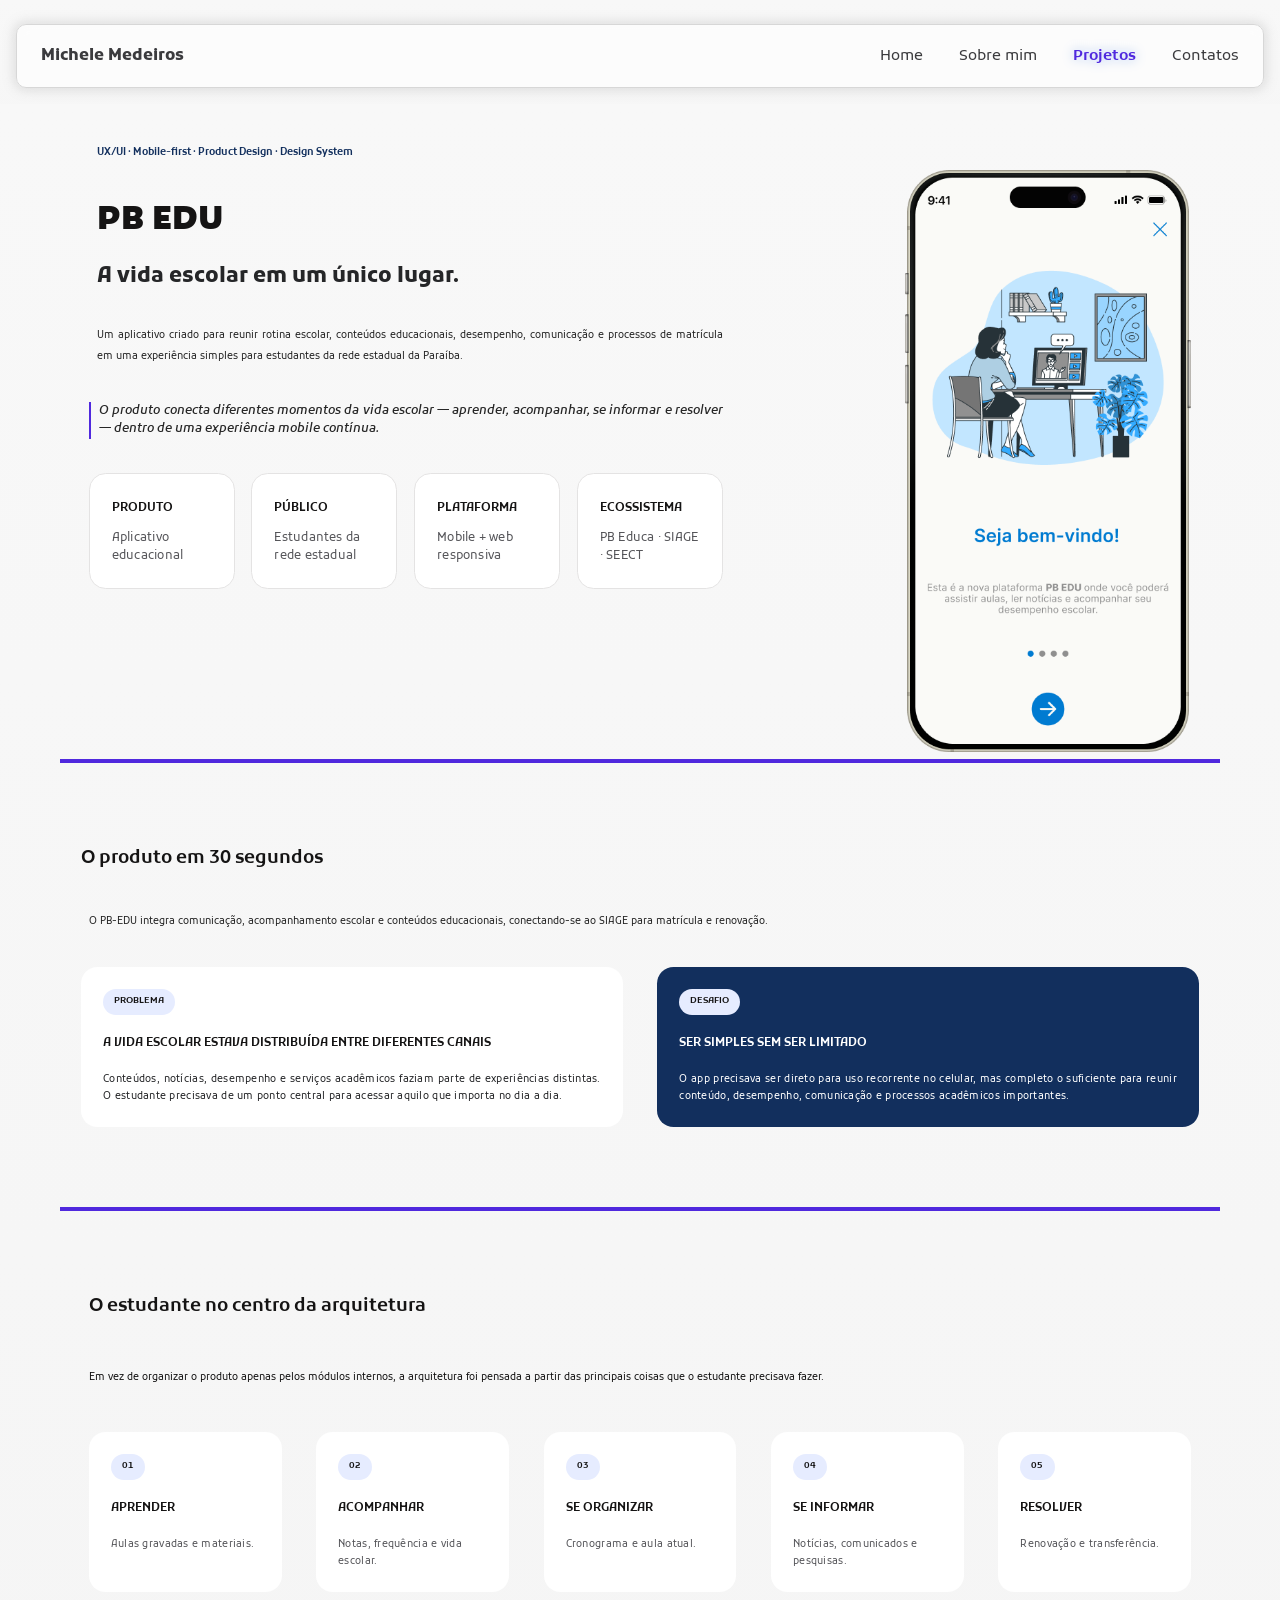
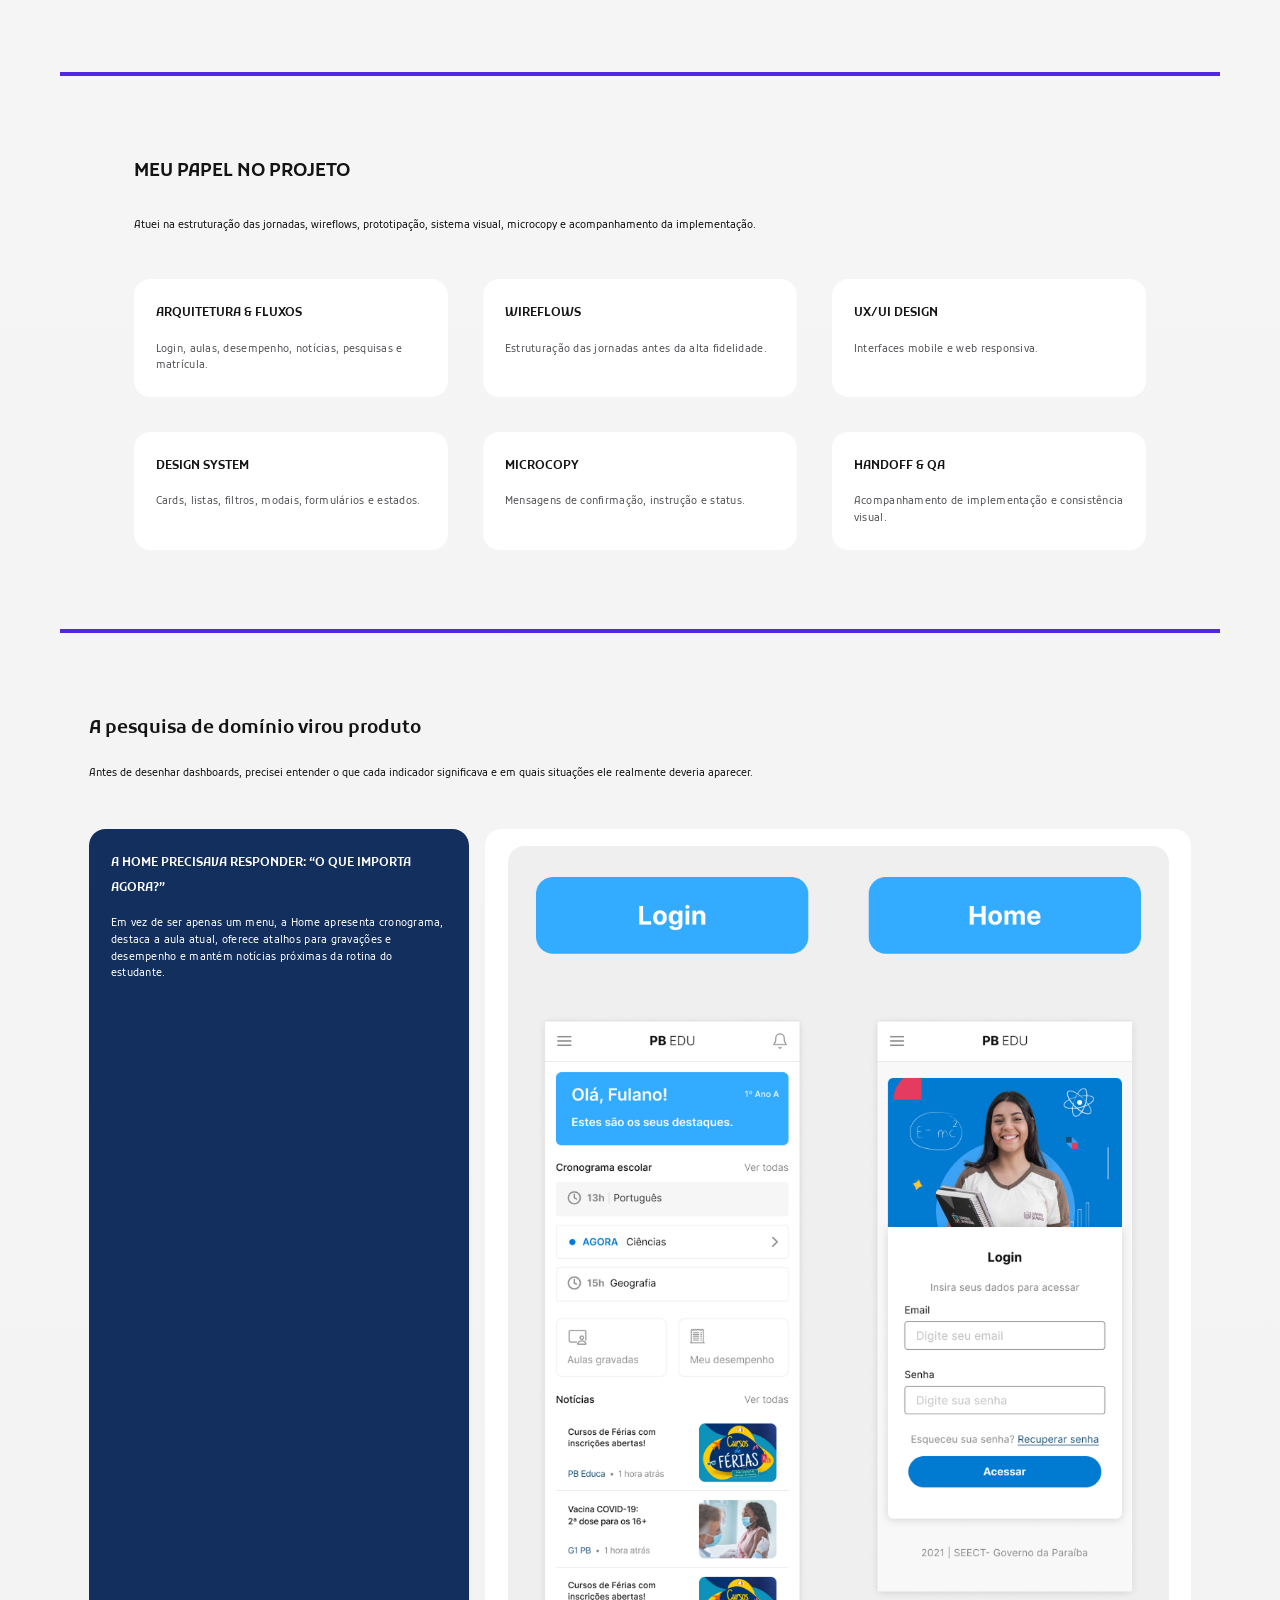
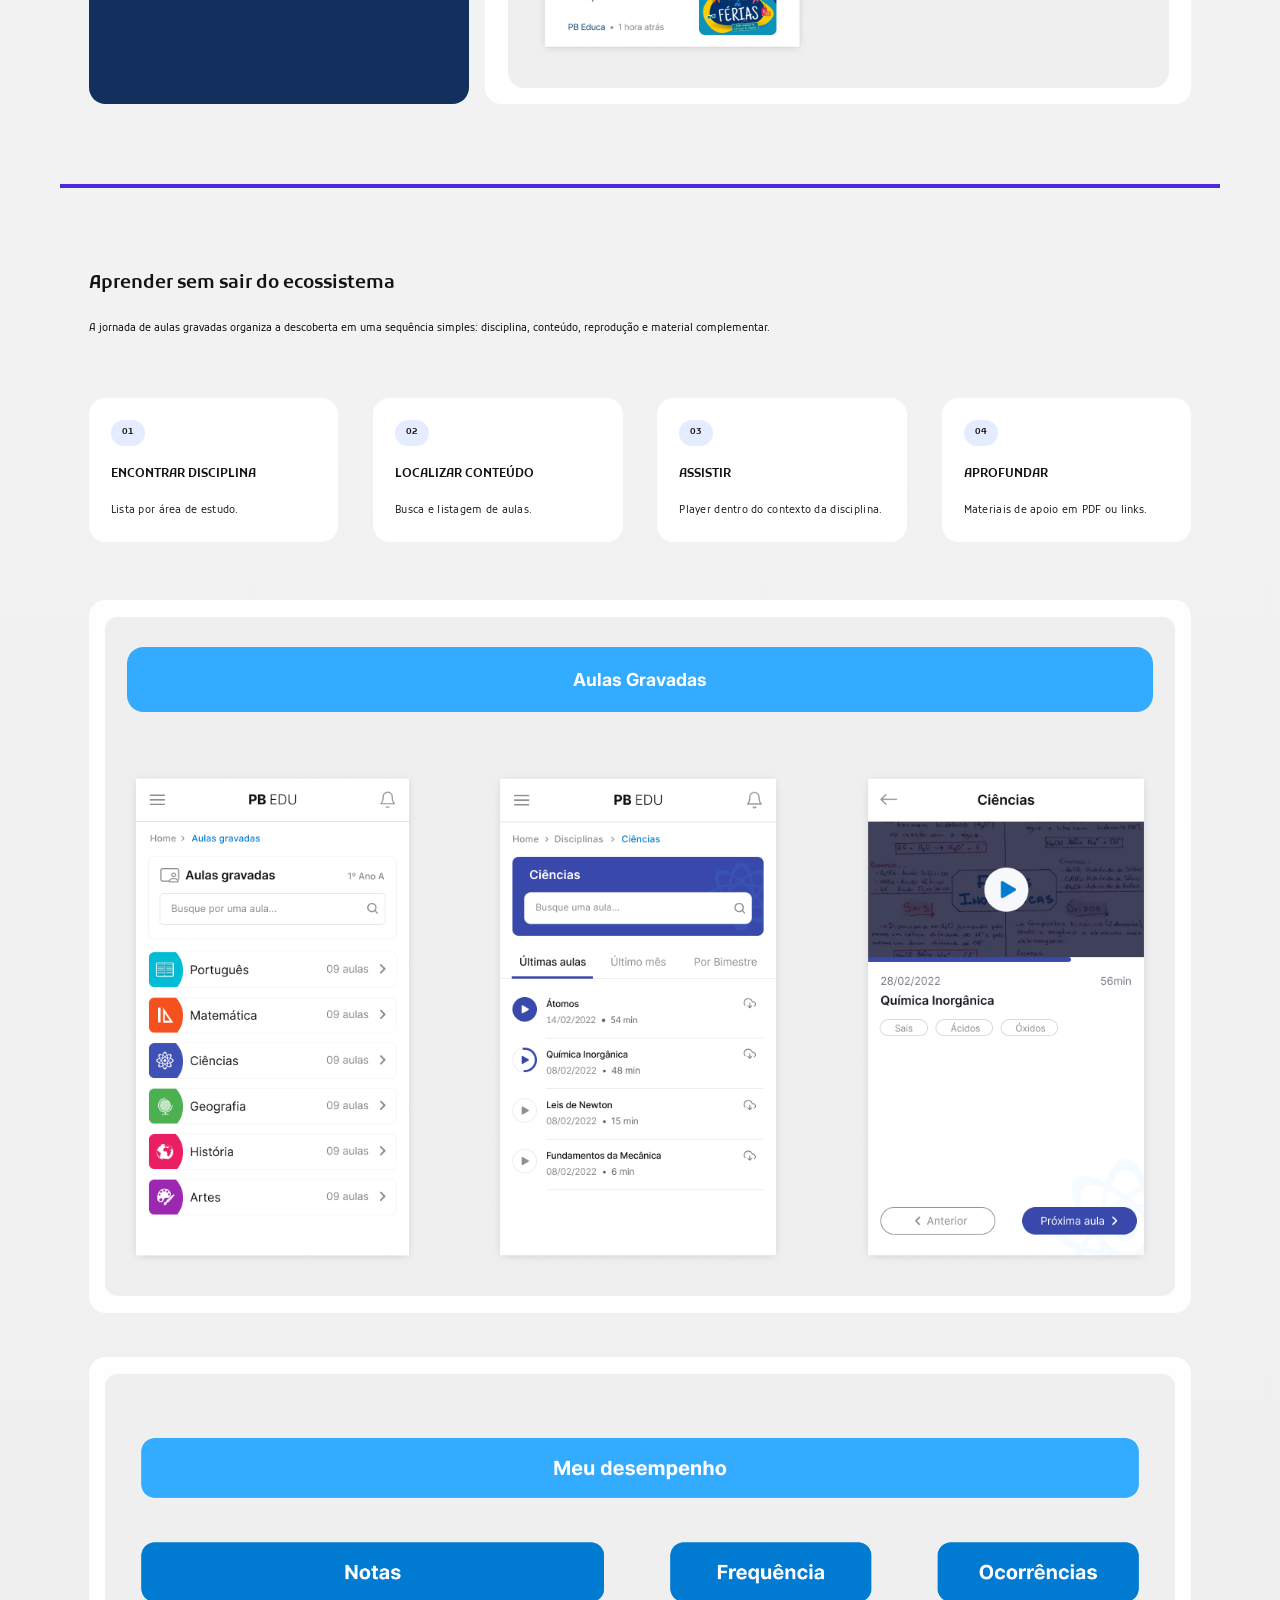
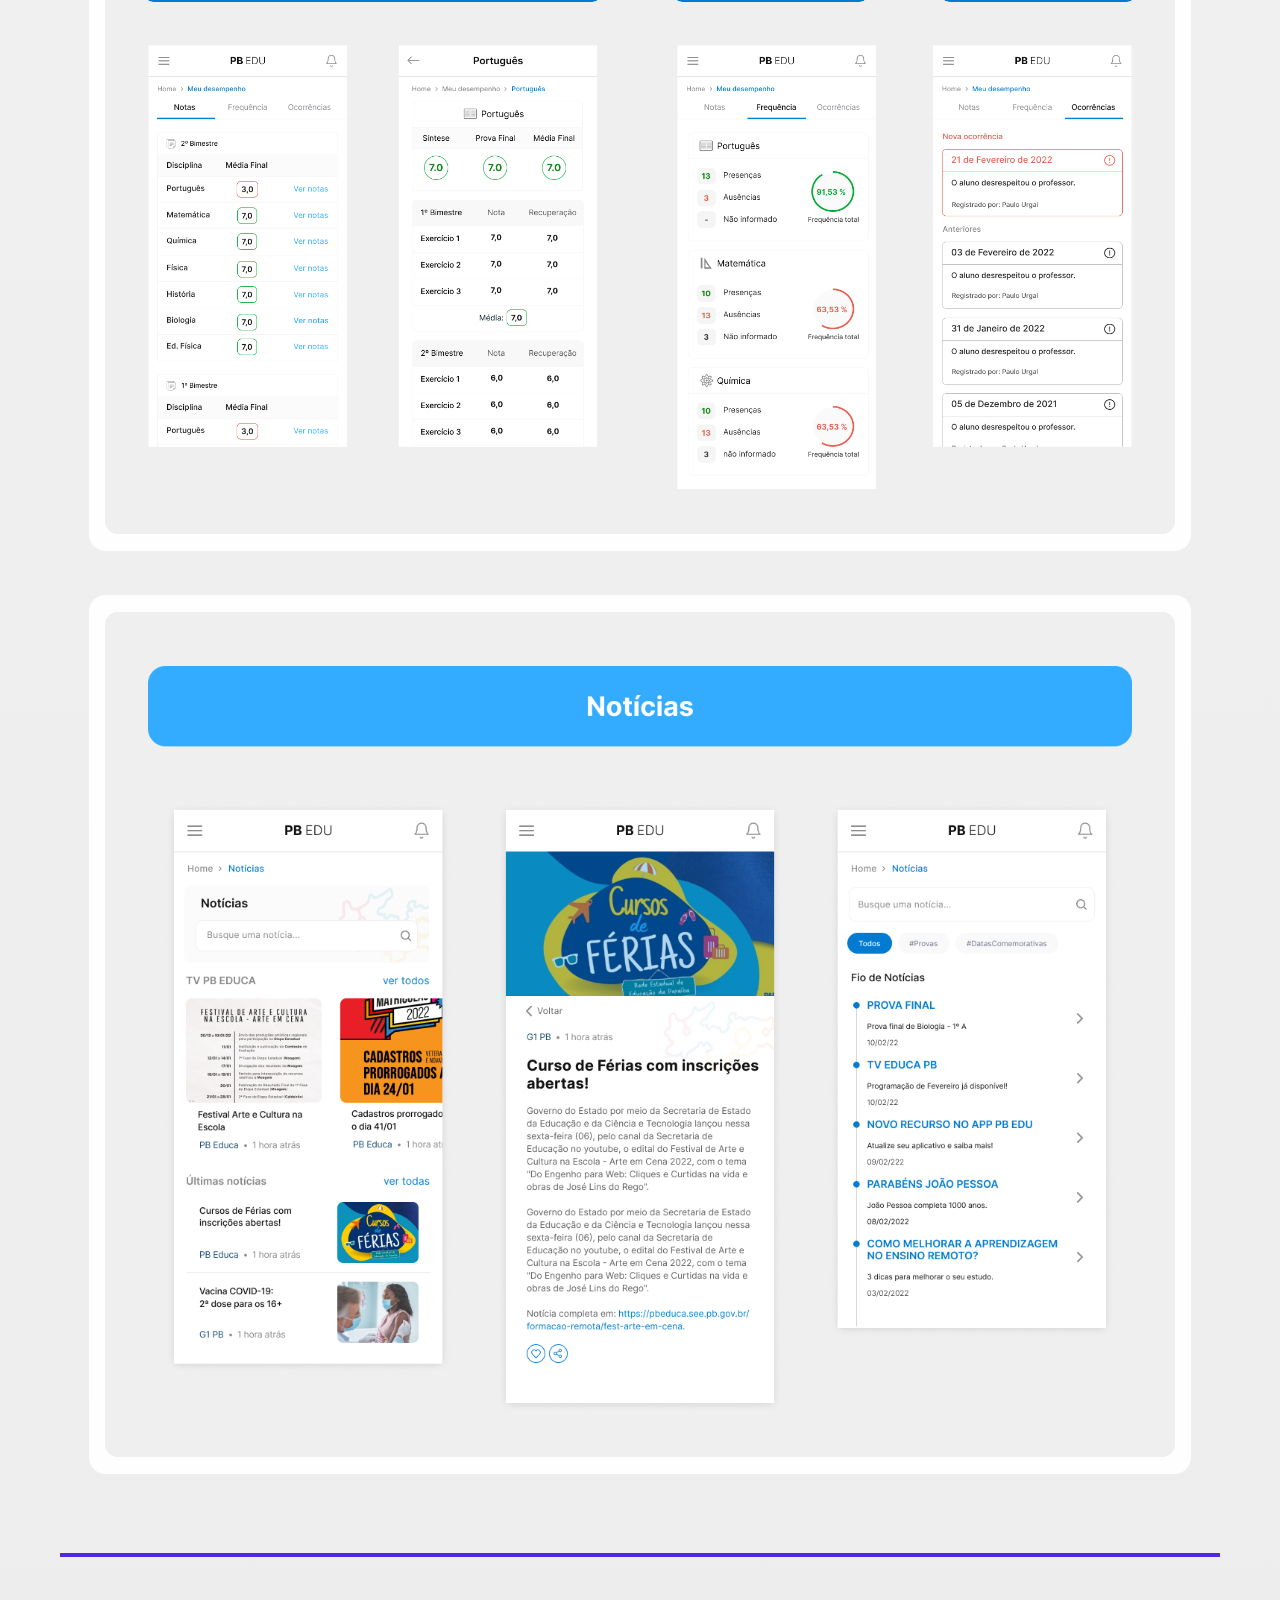
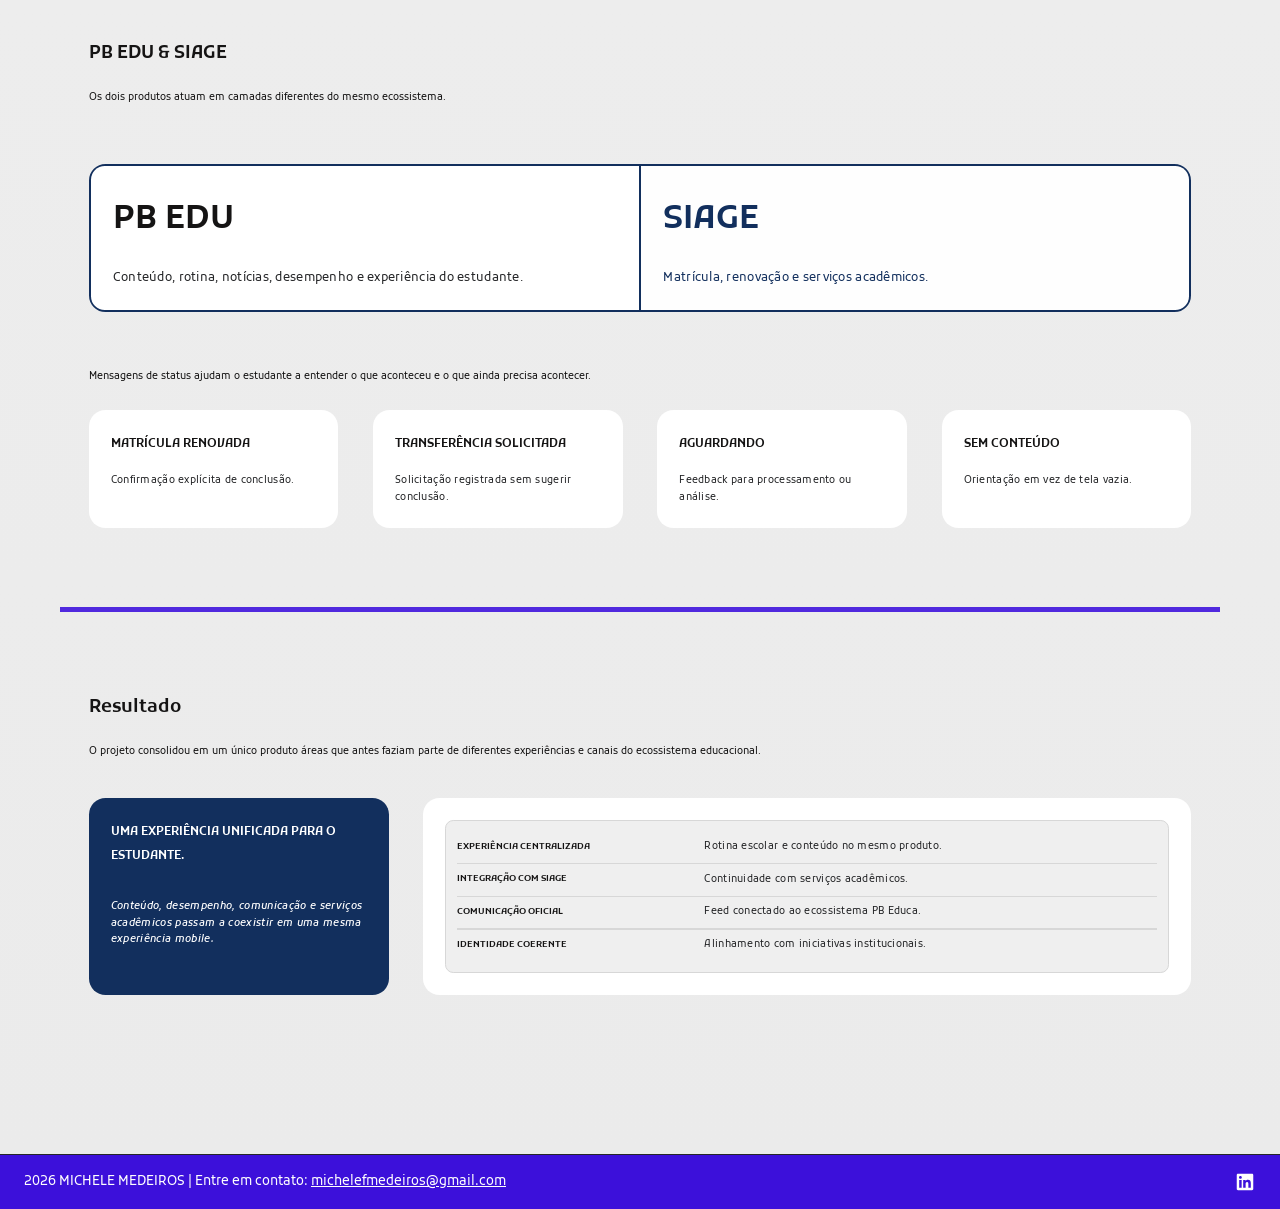
<file: pb-edu.html>
<!doctype html>
<html lang="pt-BR">
<head>
  <meta charset="UTF-8">
  <meta name="viewport" content="width=device-width, initial-scale=1.0">
  <title>Documentação PB EDU — Michele Medeiros</title>
  <meta name="description" content="Documentação do case PB EDU: aplicativo do estudante da rede estadual da Paraíba.">
  <link rel="preconnect" href="https://fonts.googleapis.com">
  <link rel="preconnect" href="https://fonts.gstatic.com" crossorigin>
  <link href="https://fonts.googleapis.com/css2?family=Kufam:ital,wght@0,400;0,500;0,600;0,700;0,800;0,900;1,400;1,500;1,600&family=Inter:wght@700&display=swap" rel="stylesheet">
  <link rel="stylesheet" href="css/style.css?v=27">
  <link rel="stylesheet" href="css/pb-edu.css?v=15">
</head>
<body>

  <!-- Cabeçalho compartilhado -->
  <header class="navbar-wrap">
    <nav class="navbar container" aria-label="Navegação principal">
      <a href="index.html" class="navbar__brand">Michele Medeiros</a>
      <button class="navbar__toggle" id="navToggle" aria-label="Abrir menu" aria-expanded="false" aria-controls="navLinks">
        <span></span><span></span><span></span>
      </button>
      <div class="navbar__links" id="navLinks">
        <a href="index.html">Home</a>
        <a href="sobre-mim.html">Sobre mim</a>
        <a href="projetos.html" class="is-active">Projetos</a>
        <a href="contatos.html">Contatos</a>
      </div>
    </nav>
  </header>

  <div class="pbedu-doc">

    <!-- Seção 1: Apresentação -->
    <section class="pbedu-hero">
      <div class="pbedu-hero__info">
        <p class="pbedu-hero__tags">UX/UI · Mobile-first · Product Design · Design System</p>

        <div class="pbedu-hero__title">
          <h1 class="pbedu-hero__name">PB EDU</h1>
          <p class="pbedu-hero__subtitle">A vida escolar em um único lugar.</p>
        </div>

        <p class="pbedu-hero__text">Um aplicativo criado para reunir rotina escolar, conteúdos educacionais, desempenho, comunicação e processos de matrícula em uma experiência simples para estudantes da rede estadual da Paraíba.</p>

        <blockquote class="pbedu-hero__quote">O produto conecta diferentes momentos da vida escolar — aprender, acompanhar, se informar e resolver — dentro de uma experiência mobile contínua.</blockquote>

        <div class="pbedu-hero__cards">
          <div class="pbedu-hero__card">
            <p class="pbedu-hero__card-title">Produto</p>
            <p class="pbedu-hero__card-desc">Aplicativo educacional</p>
          </div>
          <div class="pbedu-hero__card">
            <p class="pbedu-hero__card-title">público</p>
            <p class="pbedu-hero__card-desc">Estudantes da rede estadual</p>
          </div>
          <div class="pbedu-hero__card">
            <p class="pbedu-hero__card-title">Plataforma</p>
            <p class="pbedu-hero__card-desc">Mobile + web responsiva</p>
          </div>
          <div class="pbedu-hero__card">
            <p class="pbedu-hero__card-title">ecossistema</p>
            <p class="pbedu-hero__card-desc">PB Educa · SIAGE · SEECT</p>
          </div>
        </div>
      </div>

      <div class="pbedu-hero__media">
        <img src="assets/images/pb-edu/inicio-2.png" alt="Tela de início do aplicativo PB EDU">
      </div>
    </section>

    <div class="pbedu-divider"></div>

    <!-- Seção 2: O produto em 30 segundos -->
    <section class="pbedu-overview">
      <h2 class="pbedu-overview__title">O produto em 30 segundos</h2>

      <p class="pbedu-overview__text">O PB-EDU integra comunicação, acompanhamento escolar e conteúdos educacionais, conectando-se ao SIAGE para matrícula e renovação.</p>

      <div class="pbedu-overview__cards">
        <article class="pbedu-overview__card">
          <span class="pbedu-overview__tag">PROBLEMA</span>
          <h3 class="pbedu-overview__card-title">A vida escolar estava distribuída entre diferentes canais</h3>
          <p class="pbedu-overview__card-text">Conteúdos, notícias, desempenho e serviços acadêmicos faziam parte de experiências distintas. O estudante precisava de um ponto central para acessar aquilo que importa no dia a dia.</p>
        </article>

        <article class="pbedu-overview__card pbedu-overview__card--dark">
          <span class="pbedu-overview__tag">DESAFIO</span>
          <h3 class="pbedu-overview__card-title">Ser simples sem ser limitado</h3>
          <p class="pbedu-overview__card-text">O app precisava ser direto para uso recorrente no celular, mas completo o suficiente para reunir conteúdo, desempenho, comunicação e processos acadêmicos importantes.</p>
        </article>
      </div>
    </section>

    <div class="pbedu-divider"></div>

    <!-- Seção 3: O estudante no centro da arquitetura -->
    <section class="pbedu-architecture">
      <h2 class="pbedu-architecture__title">O estudante no centro da arquitetura</h2>

      <p class="pbedu-architecture__text">Em vez de organizar o produto apenas pelos módulos internos, a arquitetura foi pensada a partir das principais coisas que o estudante precisava fazer.</p>

      <div class="pbedu-architecture__cards">
        <article class="pbedu-architecture__card">
          <span class="pbedu-architecture__tag">01</span>
          <h3 class="pbedu-architecture__card-title">Aprender</h3>
          <p class="pbedu-architecture__card-text">Aulas gravadas e materiais.</p>
        </article>

        <article class="pbedu-architecture__card">
          <span class="pbedu-architecture__tag">02</span>
          <h3 class="pbedu-architecture__card-title">Acompanhar</h3>
          <p class="pbedu-architecture__card-text">Notas, frequência e vida escolar.</p>
        </article>

        <article class="pbedu-architecture__card">
          <span class="pbedu-architecture__tag">03</span>
          <h3 class="pbedu-architecture__card-title">Se organizar</h3>
          <p class="pbedu-architecture__card-text">Cronograma e aula atual.</p>
        </article>

        <article class="pbedu-architecture__card">
          <span class="pbedu-architecture__tag">04</span>
          <h3 class="pbedu-architecture__card-title">Se informar</h3>
          <p class="pbedu-architecture__card-text">Notícias, comunicados e pesquisas.</p>
        </article>

        <article class="pbedu-architecture__card">
          <span class="pbedu-architecture__tag">05</span>
          <h3 class="pbedu-architecture__card-title">Resolver</h3>
          <p class="pbedu-architecture__card-text">Renovação e transferência.</p>
        </article>
      </div>
    </section>

    <div class="pbedu-divider"></div>

    <!-- Seção 4: Meu papel no projeto -->
    <section class="pbedu-role">
      <div class="pbedu-role__intro">
        <h2 class="pbedu-role__title">MEU PAPEL NO PROJETO</h2>
        <p class="pbedu-role__text">Atuei na estruturação das jornadas, wireflows, prototipação, sistema visual, microcopy e acompanhamento da implementação.</p>
      </div>

      <div class="pbedu-role__cards">
        <article class="pbedu-role__card">
          <h3 class="pbedu-role__card-title">Arquitetura &amp; fluxos</h3>
          <p class="pbedu-role__card-text">Login, aulas, desempenho, notícias, pesquisas e matrícula.</p>
        </article>

        <article class="pbedu-role__card">
          <h3 class="pbedu-role__card-title">Wireflows</h3>
          <p class="pbedu-role__card-text">Estruturação das jornadas antes da alta fidelidade.</p>
        </article>

        <article class="pbedu-role__card">
          <h3 class="pbedu-role__card-title">UX/UI Design</h3>
          <p class="pbedu-role__card-text">Interfaces mobile e web responsiva.</p>
        </article>

        <article class="pbedu-role__card">
          <h3 class="pbedu-role__card-title">Design System</h3>
          <p class="pbedu-role__card-text">Cards, listas, filtros, modais, formulários e estados.</p>
        </article>

        <article class="pbedu-role__card">
          <h3 class="pbedu-role__card-title">Microcopy</h3>
          <p class="pbedu-role__card-text">Mensagens de confirmação, instrução e status.</p>
        </article>

        <article class="pbedu-role__card">
          <h3 class="pbedu-role__card-title">Handoff &amp; QA</h3>
          <p class="pbedu-role__card-text">Acompanhamento de implementação e consistência visual.</p>
        </article>
      </div>
    </section>

    <div class="pbedu-divider"></div>

    <!-- Seção 5: A pesquisa de domínio virou produto -->
    <section class="pbedu-research">
      <div class="pbedu-research__intro">
        <h2 class="pbedu-research__title">A pesquisa de domínio virou produto</h2>
        <p class="pbedu-research__text">Antes de desenhar dashboards, precisei entender o que cada indicador significava e em quais situações ele realmente deveria aparecer.</p>
      </div>

      <div class="pbedu-research__row">
        <div class="pbedu-research__panel">
          <h3 class="pbedu-research__panel-title">A Home precisava responder: “o que importa agora?”</h3>
          <p class="pbedu-research__panel-text">Em vez de ser apenas um menu, a Home apresenta cronograma, destaca a aula atual, oferece atalhos para gravações e desempenho e mantém notícias próximas da rotina do estudante.</p>
        </div>

        <div class="pbedu-research__media">
          <div class="pbedu-research__screen">
            <img src="assets/images/pb-edu/home-inicio-1.png" alt="Tela Home do aplicativo PB EDU">
          </div>
        </div>
      </div>
    </section>

    <div class="pbedu-divider"></div>

    <!-- Seção 6: Aprender sem sair do ecossistema -->
    <section class="pbedu-journey">
      <div class="pbedu-journey__intro">
        <h2 class="pbedu-journey__title">Aprender sem sair do ecossistema</h2>
        <p class="pbedu-journey__text">A jornada de aulas gravadas organiza a descoberta em uma sequência simples: disciplina, conteúdo, reprodução e material complementar.</p>
      </div>

      <div class="pbedu-journey__steps">
        <article class="pbedu-journey__step">
          <span class="pbedu-journey__tag">01</span>
          <h3 class="pbedu-journey__step-title">Encontrar disciplina</h3>
          <p class="pbedu-journey__step-text">Lista por área de estudo.</p>
        </article>

        <article class="pbedu-journey__step">
          <span class="pbedu-journey__tag">02</span>
          <h3 class="pbedu-journey__step-title">Localizar conteúdo</h3>
          <p class="pbedu-journey__step-text">Busca e listagem de aulas.</p>
        </article>

        <article class="pbedu-journey__step">
          <span class="pbedu-journey__tag">03</span>
          <h3 class="pbedu-journey__step-title">Assistir</h3>
          <p class="pbedu-journey__step-text">Player dentro do contexto da disciplina.</p>
        </article>

        <article class="pbedu-journey__step">
          <span class="pbedu-journey__tag">04</span>
          <h3 class="pbedu-journey__step-title">Aprofundar</h3>
          <p class="pbedu-journey__step-text">Materiais de apoio em PDF ou links.</p>
        </article>
      </div>

      <div class="pbedu-journey__showcases">
        <div class="pbedu-journey__frame">
          <div class="pbedu-journey__canvas">
            <div class="pbedu-journey__header">Aulas Gravadas</div>
            <div class="pbedu-journey__gallery">
              <img src="assets/images/pb-edu/aulas-gravadas-1.png" alt="Tela de aulas gravadas">
              <img src="assets/images/pb-edu/aulas-gravadas-ciencias-1.png" alt="Tela de aulas gravadas de Ciências">
              <img src="assets/images/pb-edu/aulas-gravadas-quimica-1.png" alt="Tela de aulas gravadas de Química inorgânica">
            </div>
          </div>
        </div>

        <div class="pbedu-journey__frame">
          <div class="pbedu-journey__canvas pbedu-journey__canvas--wide">
            <img src="assets/images/pb-edu/desempenho-1.png" alt="Tela de desempenho do estudante">
          </div>
        </div>

        <div class="pbedu-journey__frame">
          <div class="pbedu-journey__canvas pbedu-journey__canvas--wide">
            <img src="assets/images/pb-edu/noticias-3.png" alt="Tela de notícias">
          </div>
        </div>
      </div>
    </section>

    <div class="pbedu-divider"></div>

    <!-- Seção 7: PB EDU & SIAGE -->
    <section class="pbedu-ecosystem">
      <div class="pbedu-ecosystem__intro">
        <h2 class="pbedu-ecosystem__title">PB EDU &amp; SIAGE</h2>
        <p class="pbedu-ecosystem__text">Os dois produtos atuam em camadas diferentes do mesmo ecossistema.</p>
      </div>

      <div class="pbedu-ecosystem__bar">
        <div class="pbedu-ecosystem__half pbedu-ecosystem__half--pb">
          <p class="pbedu-ecosystem__name">PB EDU</p>
          <p class="pbedu-ecosystem__desc">Conteúdo, rotina, notícias, desempenho e experiência do estudante.</p>
        </div>
        <div class="pbedu-ecosystem__half pbedu-ecosystem__half--siage">
          <p class="pbedu-ecosystem__name">SIAGE</p>
          <p class="pbedu-ecosystem__desc">Matrícula, renovação e serviços acadêmicos.</p>
        </div>
      </div>

      <div class="pbedu-ecosystem__status">
        <p class="pbedu-ecosystem__text">Mensagens de status ajudam o estudante a entender o que aconteceu e o que ainda precisa acontecer.</p>

        <div class="pbedu-ecosystem__cards">
          <article class="pbedu-ecosystem__card">
            <h3 class="pbedu-ecosystem__card-title">Matrícula renovada</h3>
            <p class="pbedu-ecosystem__card-text">Confirmação explícita de conclusão.</p>
          </article>

          <article class="pbedu-ecosystem__card">
            <h3 class="pbedu-ecosystem__card-title">Transferência solicitada</h3>
            <p class="pbedu-ecosystem__card-text">Solicitação registrada sem sugerir conclusão.</p>
          </article>

          <article class="pbedu-ecosystem__card">
            <h3 class="pbedu-ecosystem__card-title">Aguardando</h3>
            <p class="pbedu-ecosystem__card-text">Feedback para processamento ou análise.</p>
          </article>

          <article class="pbedu-ecosystem__card">
            <h3 class="pbedu-ecosystem__card-title">Sem conteúdo</h3>
            <p class="pbedu-ecosystem__card-text">Orientação em vez de tela vazia.</p>
          </article>
        </div>
      </div>
    </section>

    <div class="pbedu-divider"></div>

    <!-- Seção 8: Resultado -->
    <section class="pbedu-result">
      <div class="pbedu-result__intro">
        <h2 class="pbedu-result__title">Resultado</h2>
        <p class="pbedu-result__text">O projeto consolidou em um único produto áreas que antes faziam parte de diferentes experiências e canais do ecossistema educacional.</p>
      </div>

      <div class="pbedu-result__row">
        <div class="pbedu-result__summary">
          <p class="pbedu-result__summary-title">Uma experiência unificada para o estudante.</p>
          <p class="pbedu-result__summary-text">Conteúdo, desempenho, comunicação e serviços acadêmicos passam a coexistir em uma mesma experiência mobile.</p>
        </div>

        <div class="pbedu-result__list">
          <div class="pbedu-result__box">
            <div class="pbedu-result__item">
              <p class="pbedu-result__label">Experiência centralizada</p>
              <p class="pbedu-result__value">Rotina escolar e conteúdo no mesmo produto.</p>
            </div>
            <div class="pbedu-result__divider"></div>
            <div class="pbedu-result__item">
              <p class="pbedu-result__label">Integração com SIAGE</p>
              <p class="pbedu-result__value">Continuidade com serviços acadêmicos.</p>
            </div>
            <div class="pbedu-result__divider"></div>
            <div class="pbedu-result__item">
              <p class="pbedu-result__label">Comunicação oficial</p>
              <p class="pbedu-result__value">Feed conectado ao ecossistema PB Educa.</p>
            </div>
            <div class="pbedu-result__divider"></div>
            <div class="pbedu-result__item">
              <p class="pbedu-result__label">Identidade coerente</p>
              <p class="pbedu-result__value">Alinhamento com iniciativas institucionais.</p>
            </div>
          </div>
        </div>
      </div>
    </section>

  </div>

  <!-- Versão tablet (500px a 999px) -->
  <div class="pbedu-tablet">

    <!-- Seção 1: Apresentação -->
    <section class="pbedu-tablet__hero">
      <div class="pbedu-tablet__hero-row">
        <div class="pbedu-tablet__hero-text">
          <p class="pbedu-tablet__tags">UX/UI · Mobile-first · Product Design · Design System</p>
          <h1 class="pbedu-tablet__name">PB EDU</h1>
          <p class="pbedu-tablet__subtitle">A vida escolar em um único lugar.</p>
          <p class="pbedu-tablet__text">Um aplicativo criado para reunir rotina escolar, conteúdos educacionais, desempenho, comunicação e processos de matrícula em uma experiência simples para estudantes da rede estadual da Paraíba.</p>
          <blockquote class="pbedu-tablet__quote">O produto conecta diferentes momentos da vida escolar — aprender, acompanhar, se informar e resolver — dentro de uma experiência mobile contínua.</blockquote>
        </div>

        <div class="pbedu-tablet__media">
          <img src="assets/images/pb-edu/inicio-2.png" alt="Tela de início do aplicativo PB EDU">
        </div>
      </div>

      <div class="pbedu-tablet__cards">
        <div class="pbedu-tablet__card">
          <p class="pbedu-tablet__card-title">Produto</p>
          <p class="pbedu-tablet__card-desc">Aplicativo educacional</p>
        </div>
        <div class="pbedu-tablet__card">
          <p class="pbedu-tablet__card-title">público</p>
          <p class="pbedu-tablet__card-desc">Estudantes da rede estadual</p>
        </div>
        <div class="pbedu-tablet__card">
          <p class="pbedu-tablet__card-title">Plataforma</p>
          <p class="pbedu-tablet__card-desc">Mobile + web responsiva</p>
        </div>
        <div class="pbedu-tablet__card">
          <p class="pbedu-tablet__card-title">ecossistema</p>
          <p class="pbedu-tablet__card-desc">PB Educa · SIAGE · SEECT</p>
        </div>
      </div>
    </section>

    <!-- Seção 2: O produto em 30 segundos -->
    <section class="pbedu-tablet__overview">
      <span class="pbedu-tablet__accent"></span>
      <h2 class="pbedu-tablet__section-title">O produto em 30 segundos</h2>
      <p class="pbedu-tablet__lead">O PB-EDU integra comunicação, acompanhamento escolar e conteúdos educacionais, conectando-se ao SIAGE para matrícula e renovação.</p>

      <div class="pbedu-tablet__overview-cards">
        <article class="pbedu-tablet__overview-card">
          <span class="pbedu-tablet__tag">PROBLEMA</span>
          <h3 class="pbedu-tablet__overview-title">A vida escolar estava distribuída entre diferentes canais</h3>
          <p class="pbedu-tablet__overview-text">Conteúdos, notícias, desempenho e serviços acadêmicos faziam parte de experiências distintas. O estudante precisava de um ponto central para acessar aquilo que importa no dia a dia.</p>
        </article>

        <article class="pbedu-tablet__overview-card pbedu-tablet__overview-card--dark">
          <span class="pbedu-tablet__tag">DESAFIO</span>
          <h3 class="pbedu-tablet__overview-title">Ser simples sem ser limitado</h3>
          <p class="pbedu-tablet__overview-text">O app precisava ser direto para uso recorrente no celular, mas completo o suficiente para reunir conteúdo, desempenho, comunicação e processos acadêmicos importantes.</p>
        </article>
      </div>
    </section>

    <!-- Seção 3: O estudante no centro da arquitetura -->
    <section class="pbedu-tablet__architecture">
      <span class="pbedu-tablet__accent"></span>
      <h2 class="pbedu-tablet__section-title">O estudante no centro da arquitetura</h2>
      <p class="pbedu-tablet__lead">Em vez de organizar o produto apenas pelos módulos internos, a arquitetura foi pensada a partir das principais coisas que o estudante precisava fazer.</p>

      <div class="pbedu-tablet__architecture-cards">
        <article class="pbedu-tablet__arch-card">
          <span class="pbedu-tablet__tag">01</span>
          <h3 class="pbedu-tablet__arch-title">Aprender</h3>
          <p class="pbedu-tablet__arch-text">Aulas gravadas e materiais.</p>
        </article>

        <article class="pbedu-tablet__arch-card">
          <span class="pbedu-tablet__tag">02</span>
          <h3 class="pbedu-tablet__arch-title">Acompanhar</h3>
          <p class="pbedu-tablet__arch-text">Notas, frequência e vida escolar.</p>
        </article>

        <article class="pbedu-tablet__arch-card">
          <span class="pbedu-tablet__tag">03</span>
          <h3 class="pbedu-tablet__arch-title">Se organizar</h3>
          <p class="pbedu-tablet__arch-text">Cronograma e aula atual.</p>
        </article>

        <article class="pbedu-tablet__arch-card">
          <span class="pbedu-tablet__tag">04</span>
          <h3 class="pbedu-tablet__arch-title">Se informar</h3>
          <p class="pbedu-tablet__arch-text">Notícias, comunicados e pesquisas.</p>
        </article>

        <article class="pbedu-tablet__arch-card pbedu-tablet__arch-card--wide">
          <span class="pbedu-tablet__tag">05</span>
          <h3 class="pbedu-tablet__arch-title">Resolver</h3>
          <p class="pbedu-tablet__arch-text">Renovação e transferência.</p>
        </article>
      </div>
    </section>

    <!-- Seção 4: Meu papel no projeto -->
    <section class="pbedu-tablet__role">
      <span class="pbedu-tablet__accent"></span>
      <h2 class="pbedu-tablet__section-title">MEU PAPEL NO PROJETO</h2>
      <p class="pbedu-tablet__lead">Atuei na estruturação das jornadas, wireflows, prototipação, sistema visual, microcopy e acompanhamento da implementação.</p>

      <div class="pbedu-tablet__role-cards">
        <article class="pbedu-tablet__role-card">
          <h3 class="pbedu-tablet__role-title">Arquitetura &amp; fluxos</h3>
          <p class="pbedu-tablet__role-text">Login, aulas, desempenho, notícias, pesquisas e matrícula.</p>
        </article>

        <article class="pbedu-tablet__role-card">
          <h3 class="pbedu-tablet__role-title">Wireflows</h3>
          <p class="pbedu-tablet__role-text">Estruturação das jornadas antes da alta fidelidade.</p>
        </article>

        <article class="pbedu-tablet__role-card">
          <h3 class="pbedu-tablet__role-title">UX/UI Design</h3>
          <p class="pbedu-tablet__role-text">Interfaces mobile e web responsiva.</p>
        </article>

        <article class="pbedu-tablet__role-card">
          <h3 class="pbedu-tablet__role-title">Design System</h3>
          <p class="pbedu-tablet__role-text">Cards, listas, filtros, modais, formulários e estados.</p>
        </article>

        <article class="pbedu-tablet__role-card">
          <h3 class="pbedu-tablet__role-title">Microcopy</h3>
          <p class="pbedu-tablet__role-text">Mensagens de confirmação, instrução e status.</p>
        </article>

        <article class="pbedu-tablet__role-card">
          <h3 class="pbedu-tablet__role-title">Handoff &amp; QA</h3>
          <p class="pbedu-tablet__role-text">Acompanhamento de implementação e consistência visual.</p>
        </article>
      </div>
    </section>

    <!-- Seção 5: A pesquisa de domínio virou produto -->
    <section class="pbedu-tablet__research">
      <span class="pbedu-tablet__accent"></span>
      <h2 class="pbedu-tablet__section-title">A pesquisa de domínio virou produto</h2>
      <p class="pbedu-tablet__lead">Antes de desenhar dashboards, precisei entender o que cada indicador significava e em quais situações ele realmente deveria aparecer.</p>

      <div class="pbedu-tablet__research-panel">
        <h3 class="pbedu-tablet__research-title">A Home precisava responder: “o que importa agora?”</h3>
        <p class="pbedu-tablet__research-text">Em vez de ser apenas um menu, a Home apresenta cronograma, destaca a aula atual, oferece atalhos para gravações e desempenho e mantém notícias próximas da rotina do estudante.</p>
      </div>

      <div class="pbedu-tablet__research-screen">
        <div class="pbedu-tablet__research-inner">
          <img src="assets/images/pb-edu/home-inicio-1.png" alt="Telas de login e Home do aplicativo PB EDU">
        </div>
      </div>
    </section>

    <!-- Seção 6: Aprender sem sair do ecossistema -->
    <section class="pbedu-tablet__journey">
      <span class="pbedu-tablet__accent"></span>
      <h2 class="pbedu-tablet__section-title">Aprender sem sair do ecossistema</h2>
      <p class="pbedu-tablet__lead">A jornada de aulas gravadas organiza a descoberta em uma sequência simples: disciplina, conteúdo, reprodução e material complementar.</p>

      <div class="pbedu-tablet__steps">
        <article class="pbedu-tablet__step">
          <span class="pbedu-tablet__tag">01</span>
          <h3 class="pbedu-tablet__step-title">Encontrar disciplina</h3>
          <p class="pbedu-tablet__step-text">Lista por área de estudo.</p>
        </article>

        <article class="pbedu-tablet__step">
          <span class="pbedu-tablet__tag">02</span>
          <h3 class="pbedu-tablet__step-title">Localizar conteúdo</h3>
          <p class="pbedu-tablet__step-text">Busca e listagem de aulas.</p>
        </article>

        <article class="pbedu-tablet__step">
          <span class="pbedu-tablet__tag">03</span>
          <h3 class="pbedu-tablet__step-title">Assistir</h3>
          <p class="pbedu-tablet__step-text">Player dentro do contexto da disciplina.</p>
        </article>

        <article class="pbedu-tablet__step">
          <span class="pbedu-tablet__tag">04</span>
          <h3 class="pbedu-tablet__step-title">Aprofundar</h3>
          <p class="pbedu-tablet__step-text">Materiais de apoio em PDF ou links.</p>
        </article>
      </div>

      <div class="pbedu-tablet__panel">
        <div class="pbedu-tablet__panel-inner pbedu-tablet__panel-inner--classes">
          <p class="pbedu-tablet__label">Aulas Gravadas</p>
          <div class="pbedu-tablet__classes">
            <img src="assets/images/pb-edu/aulas-gravadas-1.png" alt="Tela de aulas gravadas">
            <img src="assets/images/pb-edu/aulas-gravadas-ciencias-1.png" alt="Tela de aulas gravadas de Ciências">
            <img src="assets/images/pb-edu/aulas-gravadas-quimica-1.png" alt="Tela de aulas gravadas de Química inorgânica">
          </div>
        </div>
      </div>

      <div class="pbedu-tablet__panel">
        <div class="pbedu-tablet__panel-inner">
          <img src="assets/images/pb-edu/desempenho-1.png" alt="Tela de desempenho do estudante">
        </div>
      </div>

      <div class="pbedu-tablet__panel">
        <div class="pbedu-tablet__panel-inner">
          <img src="assets/images/pb-edu/noticias-3.png" alt="Tela de notícias">
        </div>
      </div>
    </section>

    <!-- Seção 7: PB EDU & SIAGE -->
    <section class="pbedu-tablet__ecosystem">
      <span class="pbedu-tablet__accent"></span>
      <h2 class="pbedu-tablet__section-title">PB EDU &amp; SIAGE</h2>
      <p class="pbedu-tablet__lead">Os dois produtos atuam em camadas diferentes do mesmo ecossistema.</p>

      <div class="pbedu-tablet__compare">
        <div class="pbedu-tablet__compare-half">
          <p class="pbedu-tablet__compare-name">PB EDU</p>
          <p class="pbedu-tablet__compare-text">Conteúdo, rotina, notícias, desempenho e experiência do estudante.</p>
        </div>
        <div class="pbedu-tablet__compare-divider"></div>
        <div class="pbedu-tablet__compare-half pbedu-tablet__compare-half--siage">
          <p class="pbedu-tablet__compare-name">SIAGE</p>
          <p class="pbedu-tablet__compare-text">Matrícula, renovação e serviços acadêmicos.</p>
        </div>
      </div>

      <p class="pbedu-tablet__lead">Mensagens de status ajudam o estudante a entender o que aconteceu e o que ainda precisa acontecer.</p>

      <div class="pbedu-tablet__states">
        <article class="pbedu-tablet__state">
          <h3 class="pbedu-tablet__state-title">Matrícula renovada</h3>
          <p class="pbedu-tablet__state-text">Confirmação explícita de conclusão.</p>
        </article>

        <article class="pbedu-tablet__state">
          <h3 class="pbedu-tablet__state-title">Transferência solicitada</h3>
          <p class="pbedu-tablet__state-text">Solicitação registrada sem sugerir conclusão.</p>
        </article>

        <article class="pbedu-tablet__state">
          <h3 class="pbedu-tablet__state-title">Aguardando</h3>
          <p class="pbedu-tablet__state-text">Feedback para processamento ou análise.</p>
        </article>

        <article class="pbedu-tablet__state">
          <h3 class="pbedu-tablet__state-title">Sem conteúdo</h3>
          <p class="pbedu-tablet__state-text">Orientação em vez de tela vazia.</p>
        </article>
      </div>
    </section>

    <!-- Seção 8: Resultado -->
    <section class="pbedu-tablet__result">
      <span class="pbedu-tablet__accent"></span>
      <h2 class="pbedu-tablet__section-title">Resultado</h2>
      <p class="pbedu-tablet__lead">O projeto consolidou em um único produto áreas que antes faziam parte de diferentes experiências e canais do ecossistema educacional.</p>

      <div class="pbedu-tablet__result-highlight">
        <p class="pbedu-tablet__result-title">Uma experiência unificada para o estudante.</p>
        <p class="pbedu-tablet__result-text">Conteúdo, desempenho, comunicação e serviços acadêmicos passam a coexistir em uma mesma experiência mobile.</p>
      </div>

      <div class="pbedu-tablet__result-panel">
        <div class="pbedu-tablet__result-list">
          <div class="pbedu-tablet__result-item">
            <p class="pbedu-tablet__result-label">Experiência centralizada</p>
            <p class="pbedu-tablet__result-value">Rotina escolar e conteúdo no mesmo produto.</p>
          </div>
          <div class="pbedu-tablet__result-divider"></div>
          <div class="pbedu-tablet__result-item">
            <p class="pbedu-tablet__result-label">Integração com SIAGE</p>
            <p class="pbedu-tablet__result-value">Continuidade com serviços acadêmicos.</p>
          </div>
          <div class="pbedu-tablet__result-divider"></div>
          <div class="pbedu-tablet__result-item">
            <p class="pbedu-tablet__result-label">Comunicação oficial</p>
            <p class="pbedu-tablet__result-value">Feed conectado ao ecossistema PB Educa.</p>
          </div>
          <div class="pbedu-tablet__result-divider"></div>
          <div class="pbedu-tablet__result-item">
            <p class="pbedu-tablet__result-label">Identidade coerente</p>
            <p class="pbedu-tablet__result-value">Alinhamento com iniciativas institucionais.</p>
          </div>
        </div>
      </div>
    </section>

  </div>

  <!-- Versão mobile (menos de 500px) -->
  <div class="pbedu-mobile">

    <!-- Seção 1: Apresentação -->
    <section class="pbedu-mobile__hero">
      <div class="pbedu-mobile__hero-text">
        <p class="pbedu-mobile__tags">UX/UI · Mobile-first · Product Design · Design System</p>
        <h1 class="pbedu-mobile__name">PB EDU</h1>
        <p class="pbedu-mobile__subtitle">A vida escolar em um único lugar.</p>
        <p class="pbedu-mobile__text">Um aplicativo criado para reunir rotina escolar, conteúdos educacionais, desempenho, comunicação e processos de matrícula em uma experiência simples para estudantes da rede estadual da Paraíba.</p>
        <blockquote class="pbedu-mobile__quote">O produto conecta diferentes momentos da vida escolar — aprender, acompanhar, se informar e resolver — dentro de uma experiência mobile contínua.</blockquote>
      </div>

      <div class="pbedu-mobile__media">
        <img src="assets/images/pb-edu/inicio-2.png" alt="Tela de início do aplicativo PB EDU">
      </div>

      <div class="pbedu-mobile__cards">
        <div class="pbedu-mobile__card">
          <p class="pbedu-mobile__card-title">Produto</p>
          <p class="pbedu-mobile__card-desc">Aplicativo educacional</p>
        </div>
        <div class="pbedu-mobile__card">
          <p class="pbedu-mobile__card-title">público</p>
          <p class="pbedu-mobile__card-desc">Estudantes da rede estadual</p>
        </div>
        <div class="pbedu-mobile__card">
          <p class="pbedu-mobile__card-title">Plataforma</p>
          <p class="pbedu-mobile__card-desc">Mobile + web responsiva</p>
        </div>
        <div class="pbedu-mobile__card">
          <p class="pbedu-mobile__card-title">ecossistema</p>
          <p class="pbedu-mobile__card-desc">PB Educa · SIAGE · SEECT</p>
        </div>
      </div>
    </section>

    <!-- Seção 2: O produto em 30 segundos -->
    <section class="pbedu-mobile__overview">
      <span class="pbedu-tablet__accent"></span>
      <h2 class="pbedu-mobile__section-title">O produto em 30 segundos</h2>
      <p class="pbedu-mobile__lead">O PB-EDU integra comunicação, acompanhamento escolar e conteúdos educacionais, conectando-se ao SIAGE para matrícula e renovação.</p>

      <div class="pbedu-mobile__stack">
        <article class="pbedu-mobile__panel">
          <span class="pbedu-tablet__tag">PROBLEMA</span>
          <h3 class="pbedu-mobile__panel-title">A vida escolar estava distribuída entre diferentes canais</h3>
          <p class="pbedu-mobile__panel-text">Conteúdos, notícias, desempenho e serviços acadêmicos faziam parte de experiências distintas. O estudante precisava de um ponto central para acessar aquilo que importa no dia a dia.</p>
        </article>

        <article class="pbedu-mobile__panel pbedu-mobile__panel--dark">
          <span class="pbedu-tablet__tag">DESAFIO</span>
          <h3 class="pbedu-mobile__panel-title">Ser simples sem ser limitado</h3>
          <p class="pbedu-mobile__panel-text">O app precisava ser direto para uso recorrente no celular, mas completo o suficiente para reunir conteúdo, desempenho, comunicação e processos acadêmicos importantes.</p>
        </article>
      </div>
    </section>

    <!-- Seção 3: O estudante no centro da arquitetura -->
    <section class="pbedu-mobile__architecture">
      <span class="pbedu-tablet__accent"></span>
      <h2 class="pbedu-mobile__section-title">O estudante no centro da arquitetura</h2>
      <p class="pbedu-mobile__lead">Em vez de organizar o produto apenas pelos módulos internos, a arquitetura foi pensada a partir das principais coisas que o estudante precisava fazer.</p>

      <div class="pbedu-mobile__stack">
        <article class="pbedu-mobile__step">
          <span class="pbedu-tablet__tag">01</span>
          <h3 class="pbedu-mobile__step-title">Aprender</h3>
          <p class="pbedu-mobile__step-text">Aulas gravadas e materiais.</p>
        </article>

        <article class="pbedu-mobile__step">
          <span class="pbedu-tablet__tag">02</span>
          <h3 class="pbedu-mobile__step-title">Acompanhar</h3>
          <p class="pbedu-mobile__step-text">Notas, frequência e vida escolar.</p>
        </article>

        <article class="pbedu-mobile__step">
          <span class="pbedu-tablet__tag">03</span>
          <h3 class="pbedu-mobile__step-title">Se organizar</h3>
          <p class="pbedu-mobile__step-text">Cronograma e aula atual.</p>
        </article>

        <article class="pbedu-mobile__step">
          <span class="pbedu-tablet__tag">04</span>
          <h3 class="pbedu-mobile__step-title">Se informar</h3>
          <p class="pbedu-mobile__step-text">Notícias, comunicados e pesquisas.</p>
        </article>

        <article class="pbedu-mobile__step">
          <span class="pbedu-tablet__tag">05</span>
          <h3 class="pbedu-mobile__step-title">Resolver</h3>
          <p class="pbedu-mobile__step-text">Renovação e transferência.</p>
        </article>
      </div>
    </section>

    <!-- Seção 4: Meu papel no projeto -->
    <section class="pbedu-mobile__role">
      <span class="pbedu-tablet__accent"></span>
      <h2 class="pbedu-mobile__section-title">MEU PAPEL NO PROJETO</h2>
      <p class="pbedu-mobile__lead">Atuei na estruturação das jornadas, wireflows, prototipação, sistema visual, microcopy e acompanhamento da implementação.</p>

      <div class="pbedu-mobile__stack">
        <article class="pbedu-mobile__step">
          <h3 class="pbedu-mobile__step-title">Arquitetura &amp; fluxos</h3>
          <p class="pbedu-mobile__step-text">Login, aulas, desempenho, notícias, pesquisas e matrícula.</p>
        </article>

        <article class="pbedu-mobile__step">
          <h3 class="pbedu-mobile__step-title">Wireflows</h3>
          <p class="pbedu-mobile__step-text">Estruturação das jornadas antes da alta fidelidade.</p>
        </article>

        <article class="pbedu-mobile__step">
          <h3 class="pbedu-mobile__step-title">UX/UI Design</h3>
          <p class="pbedu-mobile__step-text">Interfaces mobile e web responsiva.</p>
        </article>

        <article class="pbedu-mobile__step">
          <h3 class="pbedu-mobile__step-title">Design System</h3>
          <p class="pbedu-mobile__step-text">Cards, listas, filtros, modais, formulários e estados.</p>
        </article>

        <article class="pbedu-mobile__step">
          <h3 class="pbedu-mobile__step-title">Microcopy</h3>
          <p class="pbedu-mobile__step-text">Mensagens de confirmação, instrução e status.</p>
        </article>

        <article class="pbedu-mobile__step">
          <h3 class="pbedu-mobile__step-title">Handoff &amp; QA</h3>
          <p class="pbedu-mobile__step-text">Acompanhamento de implementação e consistência visual.</p>
        </article>
      </div>
    </section>

    <!-- Seção 5: A pesquisa de domínio virou produto -->
    <section class="pbedu-mobile__research">
      <span class="pbedu-tablet__accent"></span>
      <h2 class="pbedu-mobile__section-title">A pesquisa de domínio virou produto</h2>
      <p class="pbedu-mobile__lead">Antes de desenhar dashboards, precisei entender o que cada indicador significava e em quais situações ele realmente deveria aparecer.</p>

      <div class="pbedu-mobile__research-panel">
        <h3 class="pbedu-mobile__research-title">A Home precisava responder: “o que importa agora?”</h3>
        <p class="pbedu-mobile__research-text">Em vez de ser apenas um menu, a Home apresenta cronograma, destaca a aula atual, oferece atalhos para gravações e desempenho e mantém notícias próximas da rotina do estudante.</p>
      </div>

      <div class="pbedu-mobile__research-screen">
        <div class="pbedu-mobile__research-inner">
          <img src="assets/images/pb-edu/home-inicio-1.png" alt="Telas de login e Home do aplicativo PB EDU">
        </div>
      </div>
    </section>

    <!-- Seção 6: Aprender sem sair do ecossistema -->
    <section class="pbedu-mobile__journey">
      <span class="pbedu-tablet__accent"></span>
      <h2 class="pbedu-mobile__section-title">Aprender sem sair do ecossistema</h2>
      <p class="pbedu-mobile__lead">A jornada de aulas gravadas organiza a descoberta em uma sequência simples: disciplina, conteúdo, reprodução e material complementar.</p>

      <div class="pbedu-mobile__stack">
        <article class="pbedu-mobile__step">
          <span class="pbedu-tablet__tag">01</span>
          <h3 class="pbedu-mobile__step-title">Encontrar disciplina</h3>
          <p class="pbedu-mobile__step-text">Lista por área de estudo.</p>
        </article>

        <article class="pbedu-mobile__step">
          <span class="pbedu-tablet__tag">02</span>
          <h3 class="pbedu-mobile__step-title">Localizar conteúdo</h3>
          <p class="pbedu-mobile__step-text">Busca e listagem de aulas.</p>
        </article>

        <article class="pbedu-mobile__step">
          <span class="pbedu-tablet__tag">03</span>
          <h3 class="pbedu-mobile__step-title">Assistir</h3>
          <p class="pbedu-mobile__step-text">Player dentro do contexto da disciplina.</p>
        </article>

        <article class="pbedu-mobile__step">
          <span class="pbedu-tablet__tag">04</span>
          <h3 class="pbedu-mobile__step-title">Aprofundar</h3>
          <p class="pbedu-mobile__step-text">Materiais de apoio em PDF ou links.</p>
        </article>
      </div>

      <div class="pbedu-mobile__panel-frame">
        <div class="pbedu-mobile__panel-inner">
          <p class="pbedu-mobile__label">Aulas Gravadas</p>
          <div class="pbedu-mobile__classes">
            <img src="assets/images/pb-edu/aulas-gravadas-1.png" alt="Tela de aulas gravadas">
            <img src="assets/images/pb-edu/aulas-gravadas-ciencias-1.png" alt="Tela de aulas gravadas de Ciências">
            <img src="assets/images/pb-edu/aulas-gravadas-quimica-1.png" alt="Tela de aulas gravadas de Química inorgânica">
          </div>
        </div>
      </div>

      <div class="pbedu-mobile__panel-frame">
        <div class="pbedu-mobile__panel-inner">
          <img src="assets/images/pb-edu/desempenho-1.png" alt="Tela de desempenho do estudante">
        </div>
      </div>

      <div class="pbedu-mobile__panel-frame">
        <div class="pbedu-mobile__panel-inner">
          <img src="assets/images/pb-edu/noticias-3.png" alt="Tela de notícias">
        </div>
      </div>
    </section>

    <!-- Seção 7: PB EDU & SIAGE -->
    <section class="pbedu-mobile__ecosystem">
      <span class="pbedu-tablet__accent"></span>
      <h2 class="pbedu-mobile__section-title">PB EDU &amp; SIAGE</h2>
      <p class="pbedu-mobile__lead">Os dois produtos atuam em camadas diferentes do mesmo ecossistema.</p>

      <div class="pbedu-mobile__compare">
        <div class="pbedu-mobile__compare-half">
          <p class="pbedu-mobile__compare-name">PB EDU</p>
          <p class="pbedu-mobile__compare-text">Conteúdo, rotina, notícias, desempenho e experiência do estudante.</p>
        </div>
        <div class="pbedu-mobile__compare-divider"></div>
        <div class="pbedu-mobile__compare-half pbedu-mobile__compare-half--siage">
          <p class="pbedu-mobile__compare-name">SIAGE</p>
          <p class="pbedu-mobile__compare-text">Matrícula, renovação e serviços acadêmicos.</p>
        </div>
      </div>

      <p class="pbedu-mobile__lead">Mensagens de status ajudam o estudante a entender o que aconteceu e o que ainda precisa acontecer.</p>

      <div class="pbedu-mobile__stack">
        <article class="pbedu-mobile__step">
          <h3 class="pbedu-mobile__step-title">Matrícula renovada</h3>
          <p class="pbedu-mobile__step-text">Confirmação explícita de conclusão.</p>
        </article>

        <article class="pbedu-mobile__step">
          <h3 class="pbedu-mobile__step-title">Transferência solicitada</h3>
          <p class="pbedu-mobile__step-text">Solicitação registrada sem sugerir conclusão.</p>
        </article>

        <article class="pbedu-mobile__step">
          <h3 class="pbedu-mobile__step-title">Aguardando</h3>
          <p class="pbedu-mobile__step-text">Feedback para processamento ou análise.</p>
        </article>

        <article class="pbedu-mobile__step">
          <h3 class="pbedu-mobile__step-title">Sem conteúdo</h3>
          <p class="pbedu-mobile__step-text">Orientação em vez de tela vazia.</p>
        </article>
      </div>
    </section>

    <!-- Seção 8: Resultado -->
    <section class="pbedu-mobile__result">
      <span class="pbedu-tablet__accent"></span>
      <h2 class="pbedu-mobile__section-title">Resultado</h2>
      <p class="pbedu-mobile__lead">O projeto consolidou em um único produto áreas que antes faziam parte de diferentes experiências e canais do ecossistema educacional.</p>

      <div class="pbedu-mobile__result-highlight">
        <p class="pbedu-mobile__result-title">Uma experiência unificada para o estudante.</p>
        <p class="pbedu-mobile__result-text">Conteúdo, desempenho, comunicação e serviços acadêmicos passam a coexistir em uma mesma experiência mobile.</p>
      </div>

      <div class="pbedu-mobile__result-panel">
        <div class="pbedu-mobile__result-list">
          <div class="pbedu-mobile__result-item">
            <p class="pbedu-mobile__result-label">Experiência centralizada</p>
            <p class="pbedu-mobile__result-value">Rotina escolar e conteúdo no mesmo produto.</p>
          </div>
          <div class="pbedu-mobile__result-divider"></div>
          <div class="pbedu-mobile__result-item">
            <p class="pbedu-mobile__result-label">Integração com SIAGE</p>
            <p class="pbedu-mobile__result-value">Continuidade com serviços acadêmicos.</p>
          </div>
          <div class="pbedu-mobile__result-divider"></div>
          <div class="pbedu-mobile__result-item">
            <p class="pbedu-mobile__result-label">Comunicação oficial</p>
            <p class="pbedu-mobile__result-value">Feed conectado ao ecossistema PB Educa.</p>
          </div>
          <div class="pbedu-mobile__result-divider"></div>
          <div class="pbedu-mobile__result-item">
            <p class="pbedu-mobile__result-label">Identidade coerente</p>
            <p class="pbedu-mobile__result-value">Alinhamento com iniciativas institucionais.</p>
          </div>
        </div>
      </div>
    </section>

  </div>

  <!-- Rodapé compartilhado -->
  <footer class="site-footer" id="contato">
    <div class="site-footer__inner">
      <p class="site-footer__text">2026 MICHELE MEDEIROS | Entre em contato: <a href="mailto:michelefmedeiros@gmail.com?subject=Contato%20via%20portf%C3%B3lio">michelefmedeiros@gmail.com</a></p>
      <a href="https://www.linkedin.com/in/michele-franca-medeiros/" target="_blank" rel="noopener"><img class="site-footer__icon" src="assets/images/icons/linkedin-box-fill.svg" alt="LinkedIn"></a>
    </div>
  </footer>

  <script src="js/main.js"></script>
</body>
</html>
</file>
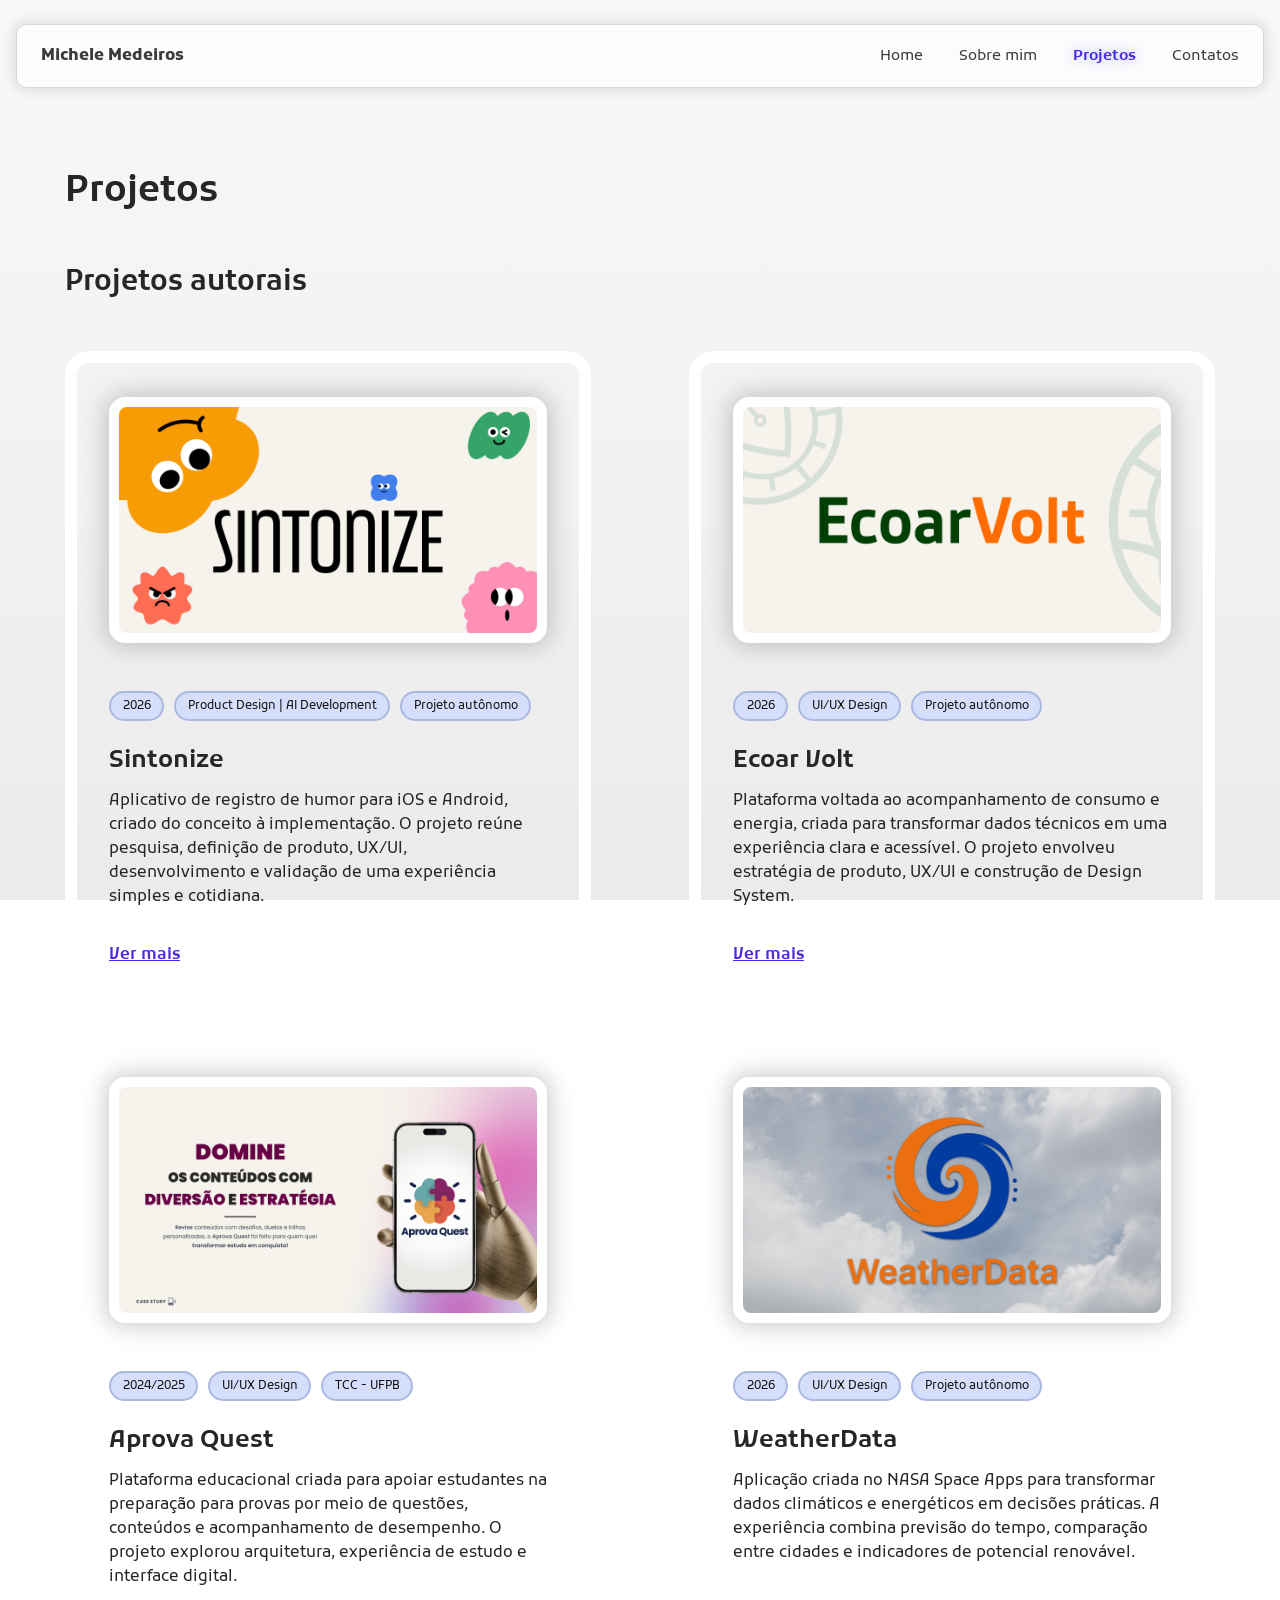
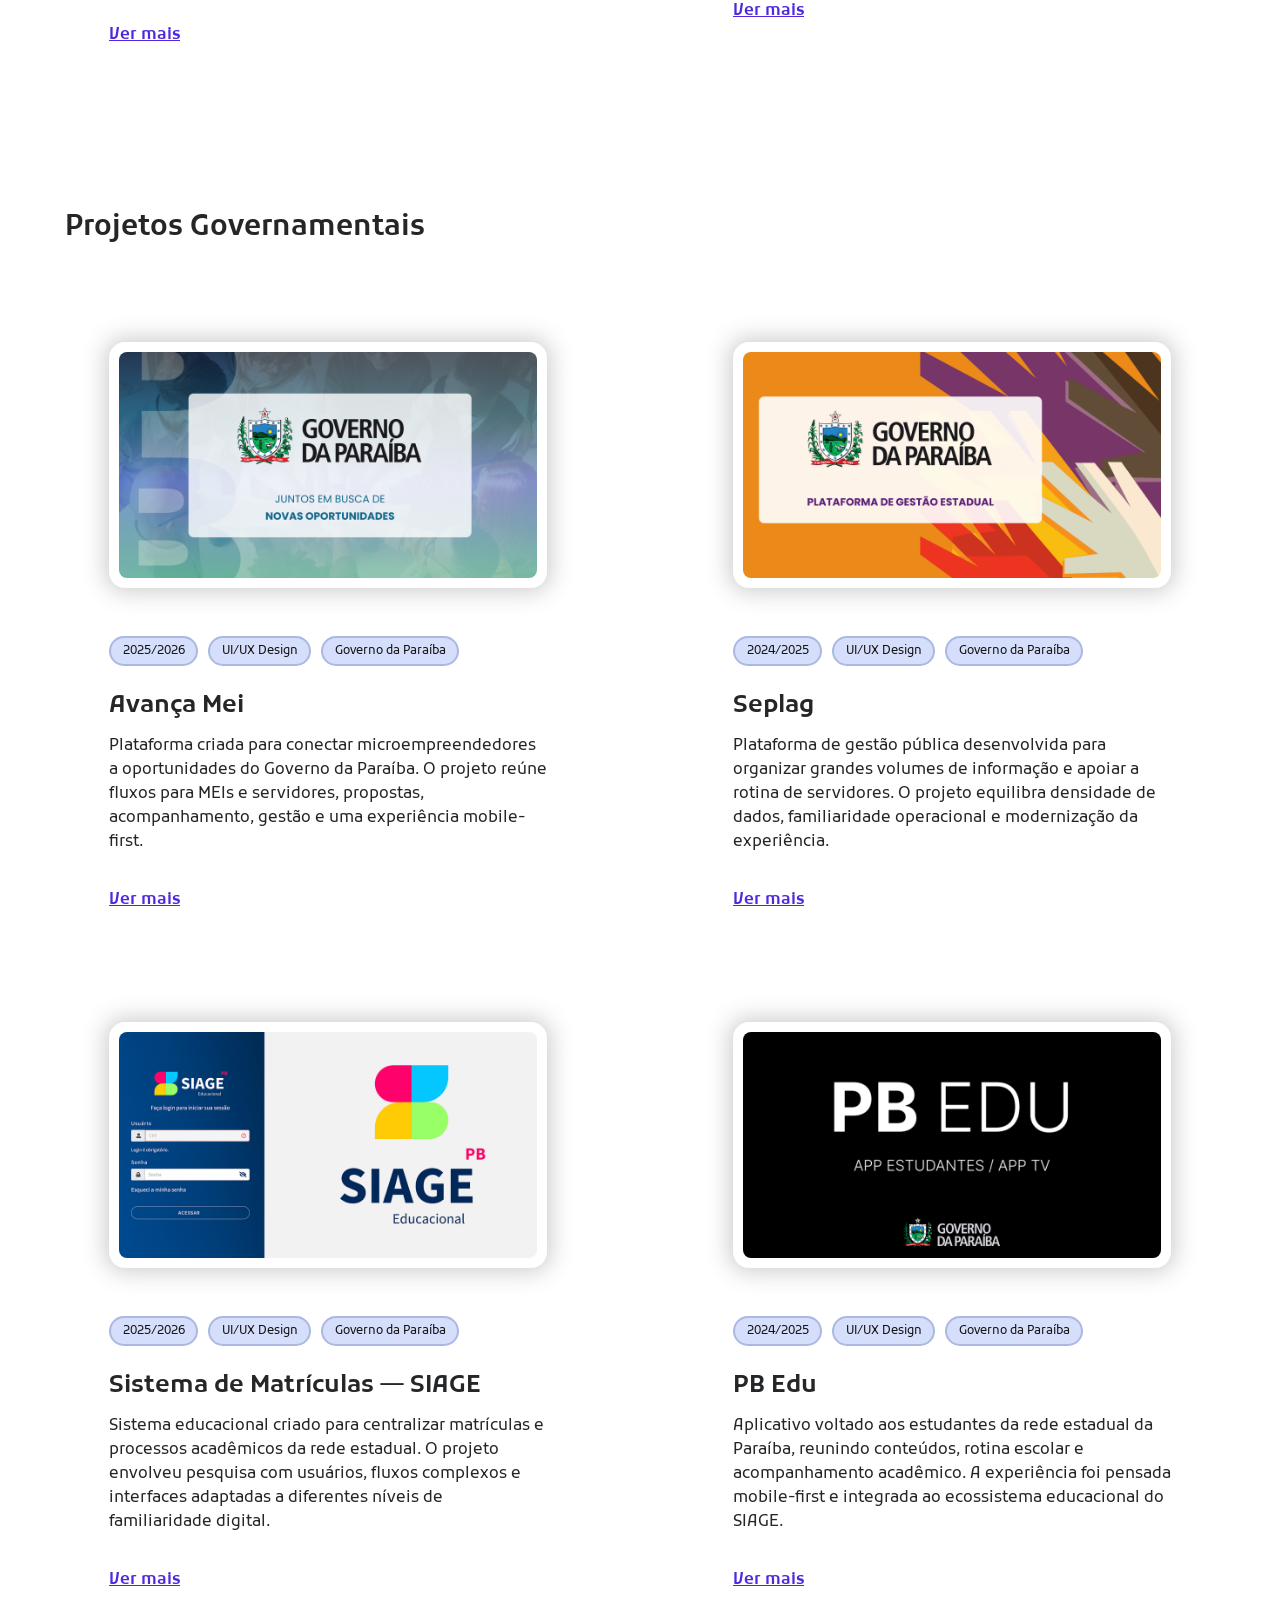
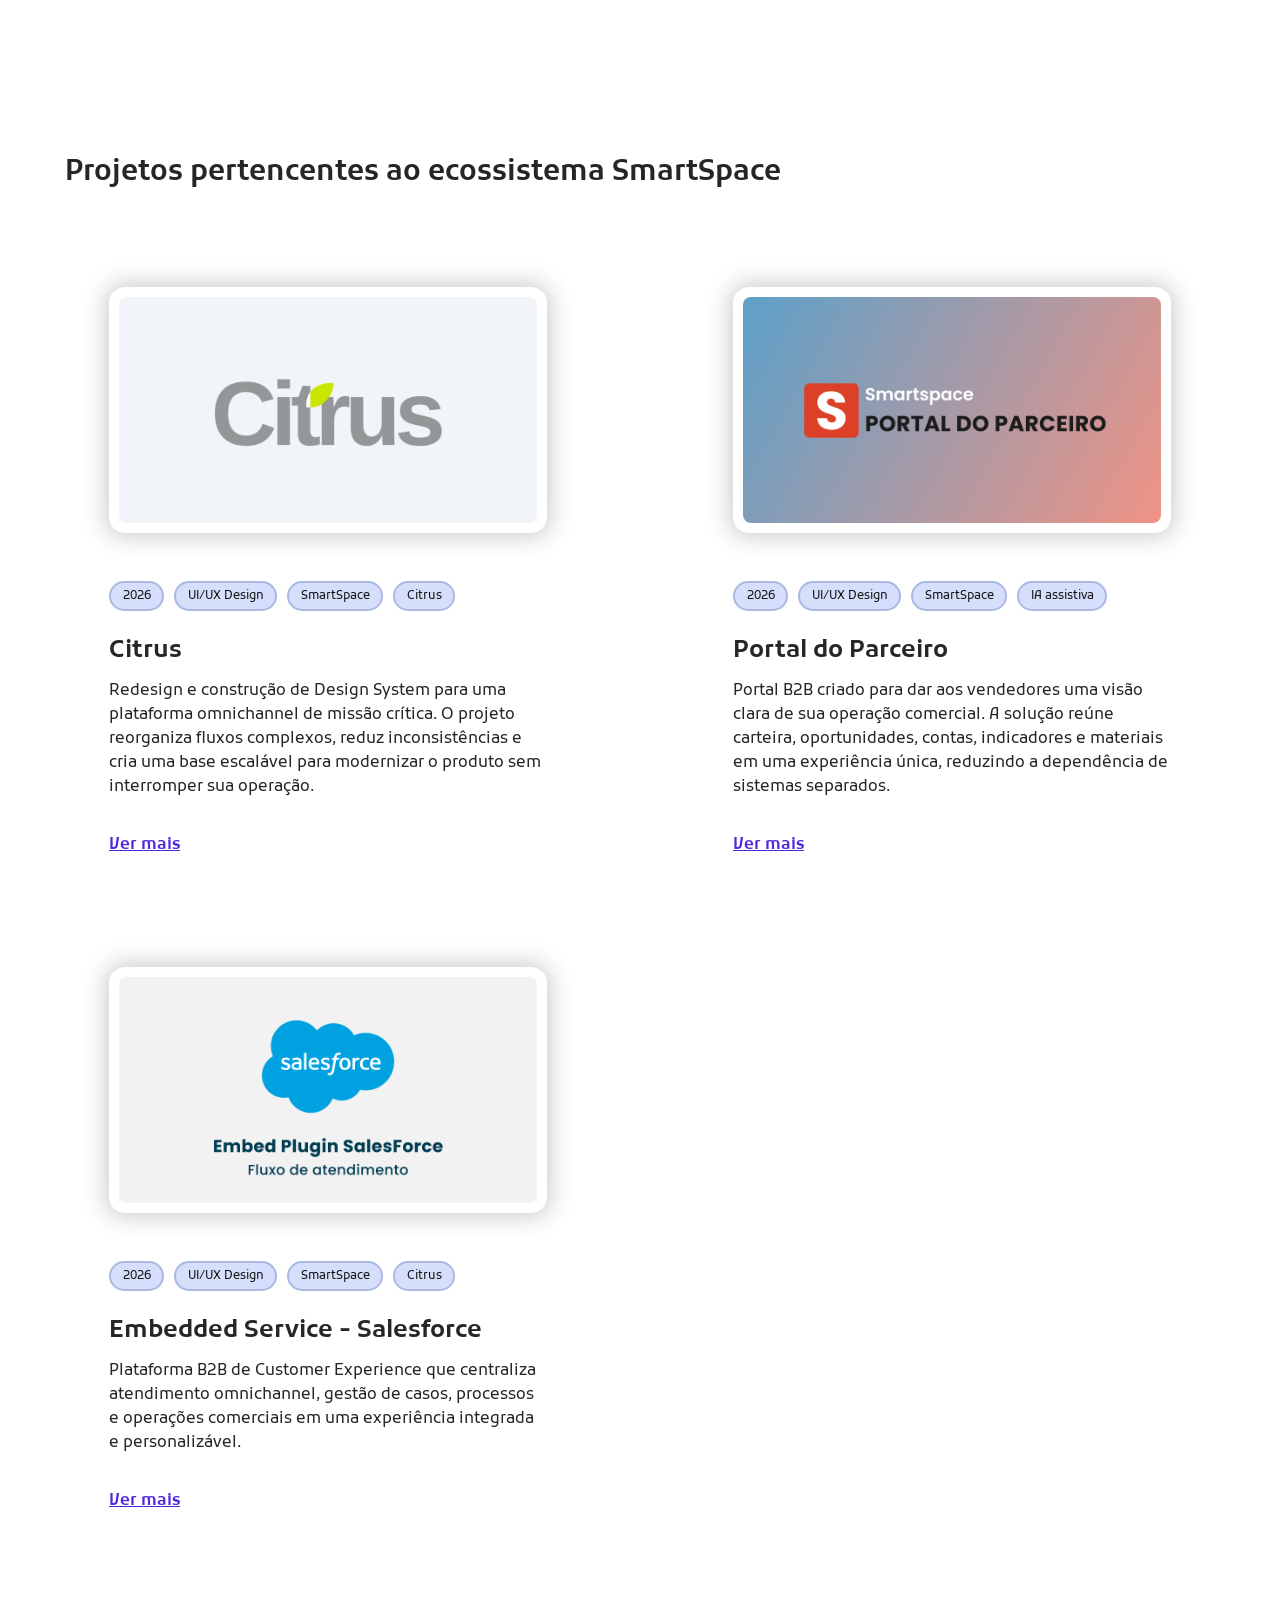
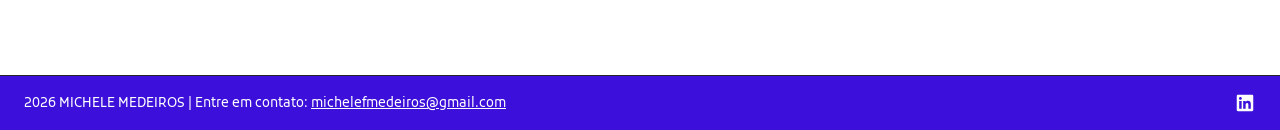
<file: projetos.html>
<!doctype html>
<html lang="pt-BR">
<head>
  <meta charset="UTF-8">
  <meta name="viewport" content="width=device-width, initial-scale=1.0">
  <title>Projetos — Michele Medeiros</title>
  <meta name="description" content="Projetos de produto e UI/UX design de Michele Medeiros.">
  <link rel="preconnect" href="https://fonts.googleapis.com">
  <link rel="preconnect" href="https://fonts.gstatic.com" crossorigin>
  <link href="https://fonts.googleapis.com/css2?family=Kufam:ital,wght@0,400;0,500;0,600;0,700;1,400;1,600&display=swap" rel="stylesheet">
  <link rel="stylesheet" href="css/style.css?v=27">
  <link rel="stylesheet" href="css/projetos.css?v=5">
</head>
<body>

  <header class="navbar-wrap">
    <nav class="navbar container" aria-label="Navegação principal">
      <a href="index.html" class="navbar__brand">Michele Medeiros</a>
      <button class="navbar__toggle" id="navToggle" aria-label="Abrir menu" aria-expanded="false" aria-controls="navLinks">
        <span></span><span></span><span></span>
      </button>
      <div class="navbar__links" id="navLinks">
        <a href="index.html">Home</a>
        <a href="sobre-mim.html">Sobre mim</a>
        <a href="projetos.html" class="is-active">Projetos</a>
        <a href="contatos.html">Contatos</a>
      </div>
    </nav>
  </header>

  <main>
    <section class="page-section projects-header">
      <h1 class="section-title" style="text-align:left;">Projetos</h1>
    </section>

    <section class="page-section projects-category">
      <h2 class="projects-category__title">Projetos autorais</h2>
      <div class="projects-grid">

        <article class="project-card">
          <div class="project-card__thumb-wrap">
            <div class="project-card__thumb">
              <img src="assets/images/projects/sintonize.png" alt="Mockup do projeto Sintonize">
            </div>
          </div>
          <div class="project-card__body">
            <div class="project-card__tags">
              <span class="badge">2026</span>
              <span class="badge">Product Design | AI Development</span>
              <span class="badge">Projeto autônomo</span>
            </div>
            <h3 class="project-card__title">Sintonize</h3>
            <p class="project-card__desc">Aplicativo de registro de humor para iOS e Android, criado do conceito à implementação. O projeto reúne pesquisa, definição de produto, UX/UI, desenvolvimento e validação de uma experiência simples e cotidiana.</p>
          </div>
          <div class="project-card__link">
            <a href="projetos/sintonize.html" class="link-arrow">Ver mais</a>
          </div>
        </article>

        <article class="project-card">
          <div class="project-card__thumb-wrap">
            <div class="project-card__thumb">
              <img src="assets/images/projects/Ecoar-volt.png" alt="Mockup do projeto Ecoar Volt">
            </div>
          </div>
          <div class="project-card__body">
            <div class="project-card__tags">
              <span class="badge">2026</span>
              <span class="badge">UI/UX Design</span>
              <span class="badge">Projeto autônomo</span>
            </div>
            <h3 class="project-card__title">Ecoar Volt</h3>
            <p class="project-card__desc">Plataforma voltada ao acompanhamento de consumo e energia, criada para transformar dados técnicos em uma experiência clara e acessível. O projeto envolveu estratégia de produto, UX/UI e construção de Design System.</p>
          </div>
          <div class="project-card__link">
            <a href="ecoar-volt.html" class="link-arrow">Ver mais</a>
          </div>
        </article>

        <article class="project-card">
          <div class="project-card__thumb-wrap">
            <div class="project-card__thumb">
              <img src="assets/images/projects/Aprova%20Quest.png" alt="Mockup do projeto Aprova Quest">
            </div>
          </div>
          <div class="project-card__body">
            <div class="project-card__tags">
              <span class="badge">2024/2025</span>
              <span class="badge">UI/UX Design</span>
              <span class="badge">TCC - UFPB</span>
            </div>
            <h3 class="project-card__title">Aprova Quest</h3>
            <p class="project-card__desc">Plataforma educacional criada para apoiar estudantes na preparação para provas por meio de questões, conteúdos e acompanhamento de desempenho. O projeto explorou arquitetura, experiência de estudo e interface digital.</p>
          </div>
          <div class="project-card__link">
            <a href="projetos/aprova-quest.html" class="link-arrow">Ver mais</a>
          </div>
        </article>

        <article class="project-card">
          <div class="project-card__thumb-wrap">
            <div class="project-card__thumb">
              <img src="assets/images/projects/WEATHERDATA.png" alt="Mockup do projeto WeatherData">
            </div>
          </div>
          <div class="project-card__body">
            <div class="project-card__tags">
              <span class="badge">2026</span>
              <span class="badge">UI/UX Design</span>
              <span class="badge">Projeto autônomo</span>
            </div>
            <h3 class="project-card__title">WeatherData</h3>
            <p class="project-card__desc">Aplicação criada no NASA Space Apps para transformar dados climáticos e energéticos em decisões práticas. A experiência combina previsão do tempo, comparação entre cidades e indicadores de potencial renovável.</p>
          </div>
          <div class="project-card__link">
            <a href="documentacao-weatherdata.html" class="link-arrow">Ver mais</a>
          </div>
        </article>

      </div>
    </section>

    <section class="page-section projects-category">
      <h2 class="projects-category__title">Projetos Governamentais</h2>
      <div class="projects-grid">

        <article class="project-card">
          <div class="project-card__thumb-wrap">
            <div class="project-card__thumb">
              <img src="assets/images/projects/avan%C3%A7a-mei.png" alt="Mockup do projeto Avança Mei">
            </div>
          </div>
          <div class="project-card__body">
            <div class="project-card__tags">
              <span class="badge">2025/2026</span>
              <span class="badge">UI/UX Design</span>
              <span class="badge">Governo da Paraíba</span>
            </div>
            <h3 class="project-card__title">Avança Mei</h3>
            <p class="project-card__desc">Plataforma criada para conectar microempreendedores a oportunidades do Governo da Paraíba. O projeto reúne fluxos para MEIs e servidores, propostas, acompanhamento, gestão e uma experiência mobile-first.</p>
          </div>
          <div class="project-card__link">
            <a href="avanca-mei.html" class="link-arrow">Ver mais</a>
          </div>
        </article>

        <article class="project-card">
          <div class="project-card__thumb-wrap">
            <div class="project-card__thumb">
              <img src="assets/images/projects/Seplag.png" alt="Mockup do projeto Seplag">
            </div>
          </div>
          <div class="project-card__body">
            <div class="project-card__tags">
              <span class="badge">2024/2025</span>
              <span class="badge">UI/UX Design</span>
              <span class="badge">Governo da Paraíba</span>
            </div>
            <h3 class="project-card__title">Seplag</h3>
            <p class="project-card__desc">Plataforma de gestão pública desenvolvida para organizar grandes volumes de informação e apoiar a rotina de servidores. O projeto equilibra densidade de dados, familiaridade operacional e modernização da experiência.</p>
          </div>
          <div class="project-card__link">
            <a href="documentacao-seplag.html" class="link-arrow">Ver mais</a>
          </div>
        </article>

        <article class="project-card">
          <div class="project-card__thumb-wrap">
            <div class="project-card__thumb">
              <img src="assets/images/projects/Siage.png" alt="Mockup do projeto Sistema de Matrículas">
            </div>
          </div>
          <div class="project-card__body">
            <div class="project-card__tags">
              <span class="badge">2025/2026</span>
              <span class="badge">UI/UX Design</span>
              <span class="badge">Governo da Paraíba</span>
            </div>
            <h3 class="project-card__title">Sistema de Matrículas — SIAGE</h3>
            <p class="project-card__desc">Sistema educacional criado para centralizar matrículas e processos acadêmicos da rede estadual. O projeto envolveu pesquisa com usuários, fluxos complexos e interfaces adaptadas a diferentes níveis de familiaridade digital.</p>
          </div>
          <div class="project-card__link">
            <a href="projetos/siage.html" class="link-arrow">Ver mais</a>
          </div>
        </article>

        <article class="project-card">
          <div class="project-card__thumb-wrap">
            <div class="project-card__thumb">
              <img src="assets/images/projects/PB-EDU.png" alt="Mockup do projeto PB Edu">
            </div>
          </div>
          <div class="project-card__body">
            <div class="project-card__tags">
              <span class="badge">2024/2025</span>
              <span class="badge">UI/UX Design</span>
              <span class="badge">Governo da Paraíba</span>
            </div>
            <h3 class="project-card__title">PB Edu</h3>
            <p class="project-card__desc">Aplicativo voltado aos estudantes da rede estadual da Paraíba, reunindo conteúdos, rotina escolar e acompanhamento acadêmico. A experiência foi pensada mobile-first e integrada ao ecossistema educacional do SIAGE.</p>
          </div>
          <div class="project-card__link">
            <a href="pb-edu.html" class="link-arrow">Ver mais</a>
          </div>
        </article>

      </div>
    </section>

    <section class="page-section projects-category">
      <h2 class="projects-category__title">Projetos pertencentes ao ecossistema SmartSpace</h2>
      <div class="projects-grid">

        <article class="project-card">
          <div class="project-card__thumb-wrap">
            <div class="project-card__thumb">
              <img src="assets/images/projects/Citrus.png" alt="Mockup do projeto Citrus">
            </div>
          </div>
          <div class="project-card__body">
            <div class="project-card__tags">
              <span class="badge">2026</span>
              <span class="badge">UI/UX Design</span>
              <span class="badge">SmartSpace</span>
              <span class="badge">Citrus</span>
            </div>
            <h3 class="project-card__title">Citrus</h3>
            <p class="project-card__desc">Redesign e construção de Design System para uma plataforma omnichannel de missão crítica. O projeto reorganiza fluxos complexos, reduz inconsistências e cria uma base escalável para modernizar o produto sem interromper sua operação.</p>
          </div>
          <div class="project-card__link">
            <a href="documentacao-citrus.html" class="link-arrow">Ver mais</a>
          </div>
        </article>

        <article class="project-card">
          <div class="project-card__thumb-wrap">
            <div class="project-card__thumb">
              <img src="assets/images/projects/Portal-Parceiro.png" alt="Mockup do projeto Portal do Parceiro">
            </div>
          </div>
          <div class="project-card__body">
            <div class="project-card__tags">
              <span class="badge">2026</span>
              <span class="badge">UI/UX Design</span>
              <span class="badge">SmartSpace</span>
              <span class="badge">IA assistiva</span>
            </div>
            <h3 class="project-card__title">Portal do Parceiro</h3>
            <p class="project-card__desc">Portal B2B criado para dar aos vendedores uma visão clara de sua operação comercial. A solução reúne carteira, oportunidades, contas, indicadores e materiais em uma experiência única, reduzindo a dependência de sistemas separados.</p>
          </div>
          <div class="project-card__link">
            <a href="documentacao-portal-parceiro.html" class="link-arrow">Ver mais</a>
          </div>
        </article>

        <article class="project-card">
          <div class="project-card__thumb-wrap">
            <div class="project-card__thumb">
              <img src="assets/images/projects/Embed-Plugin-SalesForce.png" alt="Mockup do projeto Embedded Service - Salesforce">
            </div>
          </div>
          <div class="project-card__body">
            <div class="project-card__tags">
              <span class="badge">2026</span>
              <span class="badge">UI/UX Design</span>
              <span class="badge">SmartSpace</span>
              <span class="badge">Citrus</span>
            </div>
            <h3 class="project-card__title">Embedded Service - Salesforce</h3>
            <p class="project-card__desc">Plataforma B2B de Customer Experience que centraliza atendimento omnichannel, gestão de casos, processos e operações comerciais em uma experiência integrada e personalizável.</p>
          </div>
          <div class="project-card__link">
            <a href="documentacao-salesforce-citrus.html" class="link-arrow">Ver mais</a>
          </div>
        </article>

      </div>
    </section>
  </main>

  <footer class="site-footer" id="contato">
    <div class="site-footer__inner">
      <p class="site-footer__text">2026 MICHELE MEDEIROS | Entre em contato: <a href="mailto:michelefmedeiros@gmail.com?subject=Contato%20via%20portf%C3%B3lio">michelefmedeiros@gmail.com</a></p>
      <a href="https://www.linkedin.com/in/michele-franca-medeiros/" target="_blank" rel="noopener"><img class="site-footer__icon" src="assets/images/icons/linkedin-box-fill.svg" alt="LinkedIn"></a>
    </div>
  </footer>

  <script src="js/main.js"></script>
</body>
</html>
</file>
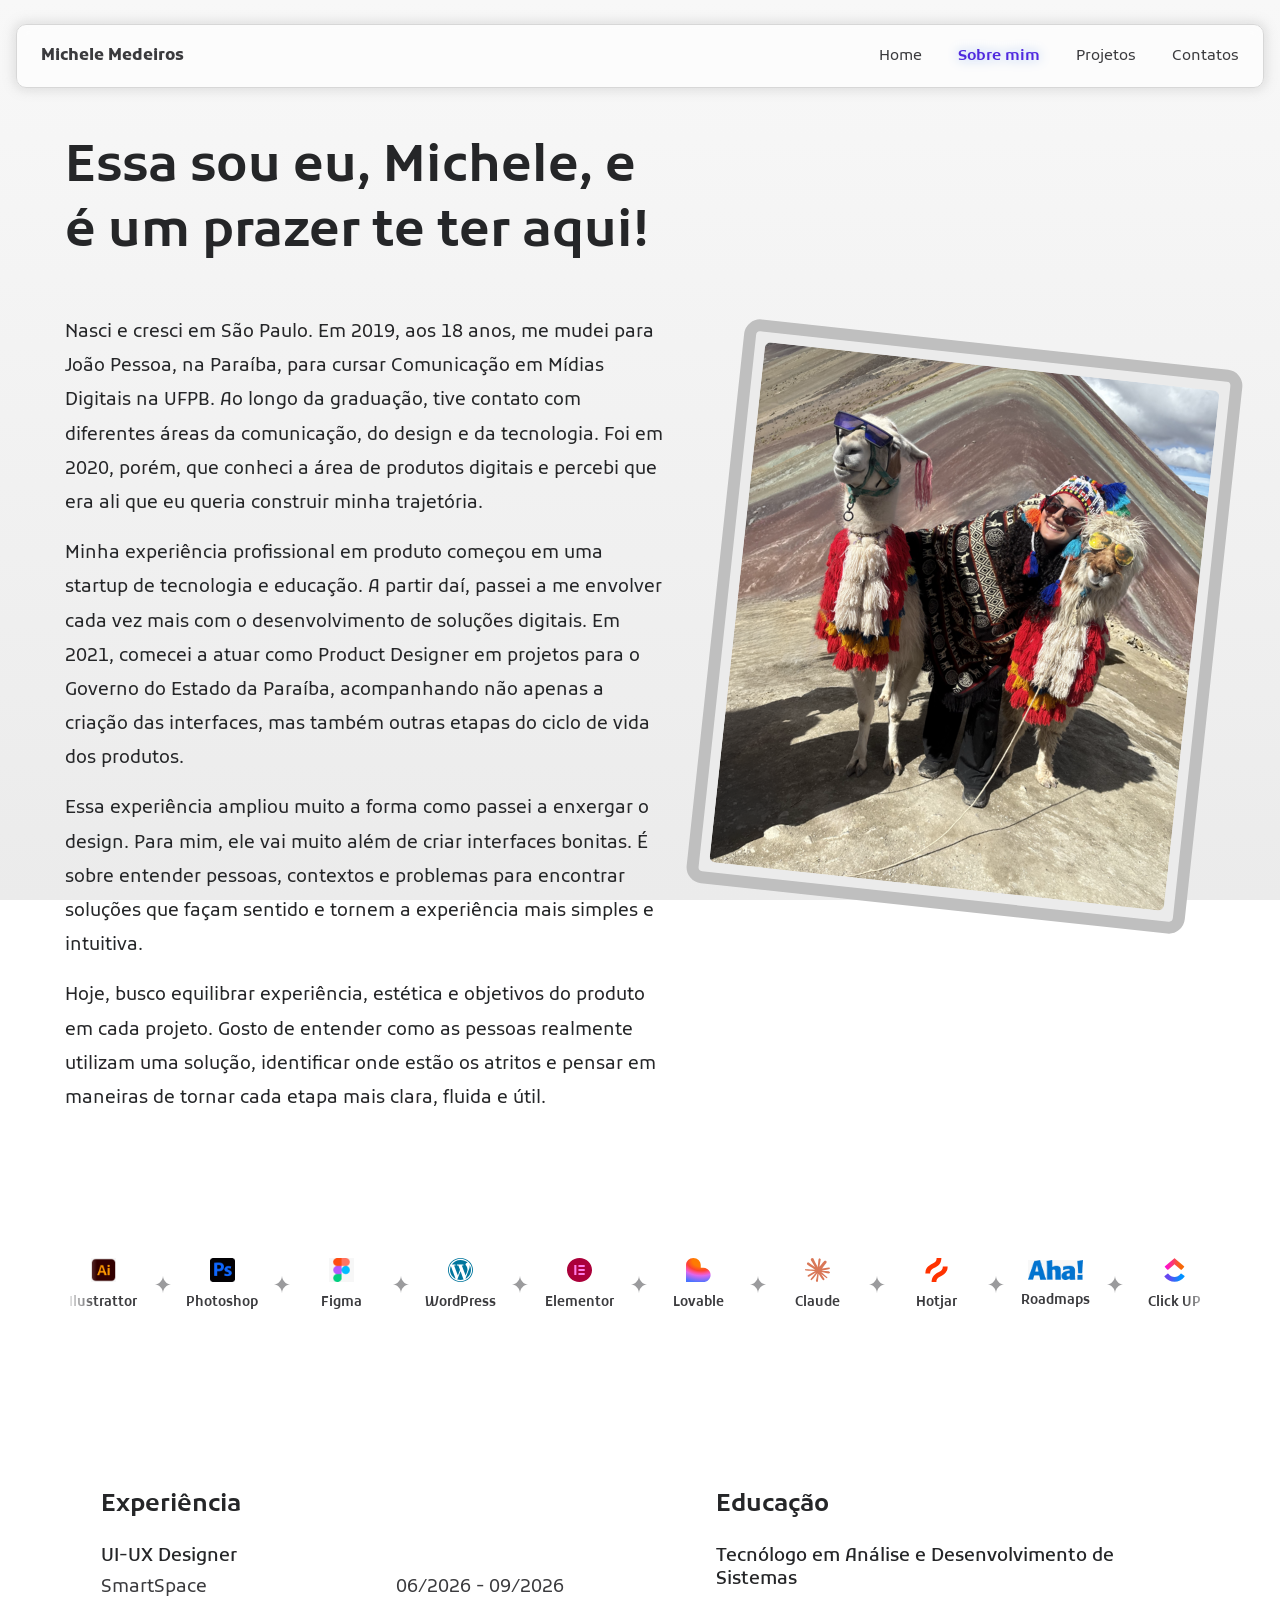
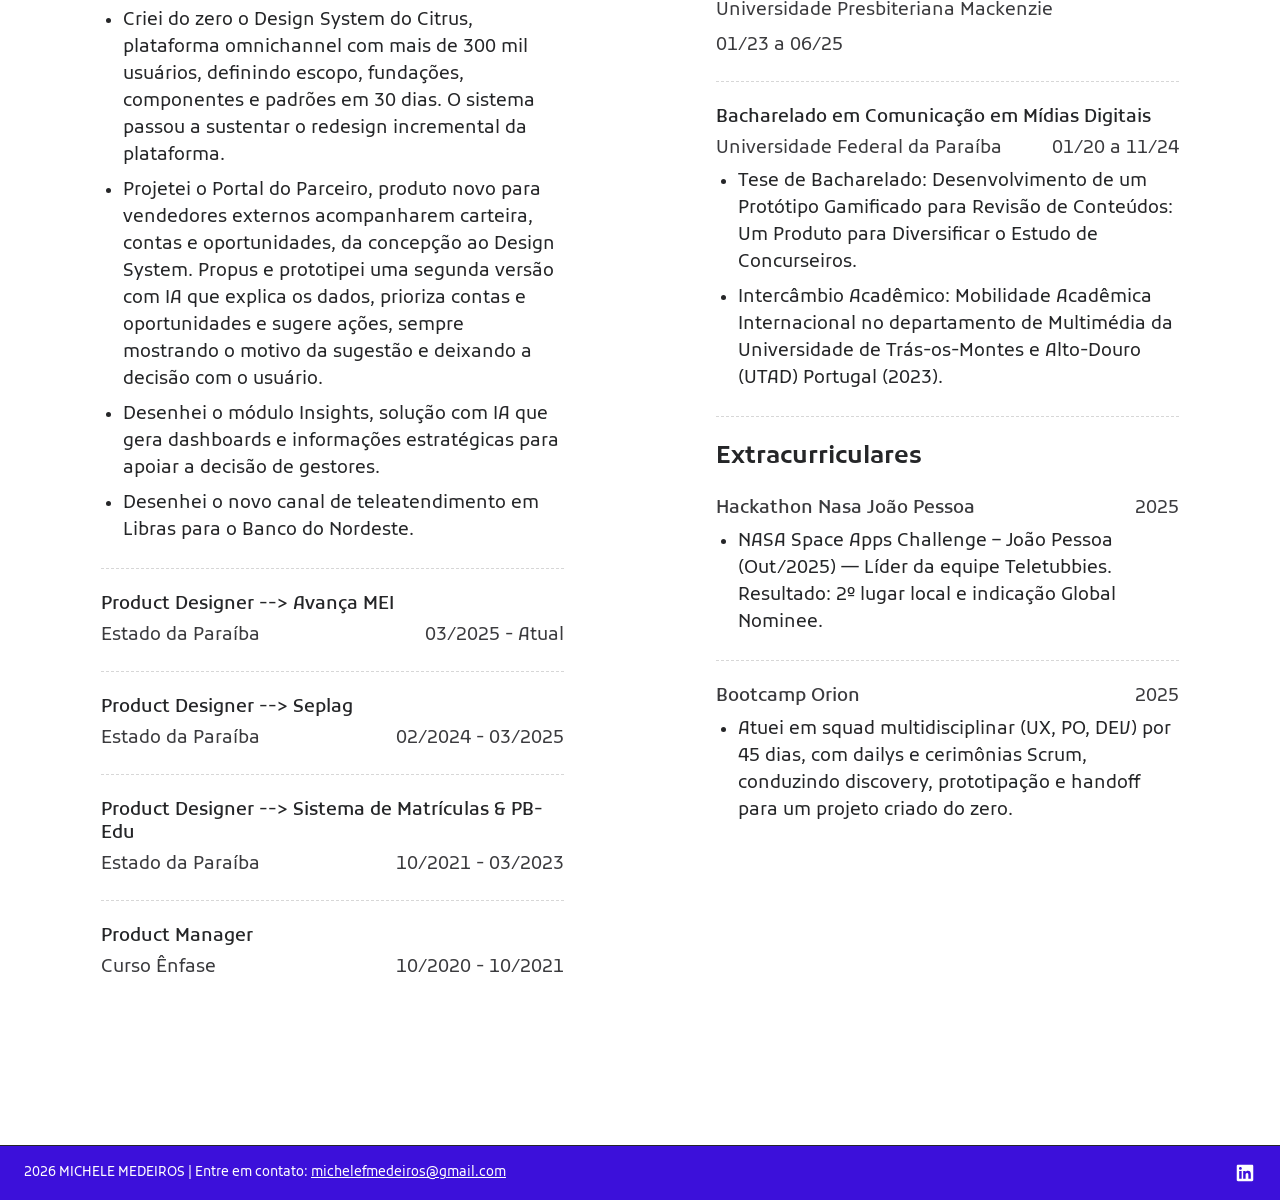
<file: sobre-mim.html>
<!doctype html>
<html lang="pt-BR">
<head>
  <meta charset="UTF-8">
  <meta name="viewport" content="width=device-width, initial-scale=1.0">
  <title>Sobre mim — Michele Medeiros</title>
  <meta name="description" content="Conheça a trajetória, experiência e formação de Michele Medeiros, Product Designer.">
  <link rel="preconnect" href="https://fonts.googleapis.com">
  <link rel="preconnect" href="https://fonts.gstatic.com" crossorigin>
  <link href="https://fonts.googleapis.com/css2?family=Kufam:ital,wght@0,400;0,500;0,600;0,700;1,400;1,600&display=swap" rel="stylesheet">
  <link rel="stylesheet" href="css/style.css?v=27">
  <link rel="stylesheet" href="css/sobre-mim.css?v=10">
</head>
<body>

  <header class="navbar-wrap">
    <nav class="navbar container" aria-label="Navegação principal">
      <a href="index.html" class="navbar__brand">Michele Medeiros</a>
      <button class="navbar__toggle" id="navToggle" aria-label="Abrir menu" aria-expanded="false" aria-controls="navLinks">
        <span></span><span></span><span></span>
      </button>
      <div class="navbar__links" id="navLinks">
        <a href="index.html">Home</a>
        <a href="sobre-mim.html" class="is-active">Sobre mim</a>
        <a href="projetos.html">Projetos</a>
        <a href="contatos.html">Contatos</a>
      </div>
    </nav>
  </header>

  <main>
    <section class="page-section about-intro">
      <div class="about-intro__text">
        <h1 class="about-intro__title">Essa sou eu, Michele, e é um prazer te ter aqui!</h1>
        <div class="about-intro__body about-intro__body--web">
          <p>Nasci e cresci em São Paulo. Em 2019, aos 18 anos, me mudei para João Pessoa, na Paraíba, para cursar Comunicação em Mídias Digitais na UFPB. Ao longo da graduação, tive contato com diferentes áreas da comunicação, do design e da tecnologia. Foi em 2020, porém, que conheci a área de produtos digitais e percebi que era ali que eu queria construir minha trajetória.</p>
          <p>Minha experiência profissional em produto começou em uma startup de tecnologia e educação. A partir daí, passei a me envolver cada vez mais com o desenvolvimento de soluções digitais. Em 2021, comecei a atuar como Product Designer em projetos para o Governo do Estado da Paraíba, acompanhando não apenas a criação das interfaces, mas também outras etapas do ciclo de vida dos produtos.</p>
          <p>Essa experiência ampliou muito a forma como passei a enxergar o design. Para mim, ele vai muito além de criar interfaces bonitas. É sobre entender pessoas, contextos e problemas para encontrar soluções que façam sentido e tornem a experiência mais simples e intuitiva.</p>
          <p>Hoje, busco equilibrar experiência, estética e objetivos do produto em cada projeto. Gosto de entender como as pessoas realmente utilizam uma solução, identificar onde estão os atritos e pensar em maneiras de tornar cada etapa mais clara, fluida e útil.</p>
        </div>
        <div class="about-intro__body about-intro__body--tablet">
          <p>Nasci em São Paulo e, aos 18 anos, me mudei para João Pessoa para cursar Comunicação em Mídias Digitais na UFPB. Em 2020, conheci a área de produtos digitais e, desde então, venho construindo minha trajetória entre design, tecnologia e experiência do usuário.</p>
          <p>Atualmente, atuo como Product Designer de forma ampla, participando de diferentes etapas do ciclo de vida do produto, desde a compreensão do problema e definição de requisitos até pesquisa, estruturação de fluxos, prototipação, validação e acompanhamento da solução. Meu objetivo é criar produtos claros, intuitivos e alinhados tanto às necessidades das pessoas quanto aos objetivos do negócio.</p>
        </div>
        </div>
      </div>
      <div class="about-intro__photo-wrap">
        <div class="about-intro__photo">
          <img src="assets/images/sobre-mim.png" alt="Michele Medeiros em viagem, ao lado de uma lhama">
        </div>
      </div>
    </section>

    <section class="page-section tools" aria-label="Ferramentas que utilizo">
      <div class="tools__marquee">
       <div class="tools__marquee-track">
        <div class="tools__track">
          <div class="tool-chip"><img src="assets/images/tools/illustrator.png" alt=""><span>Ilustrattor</span></div>
          <img class="tools__divider" src="assets/images/tools/divider-vertical.svg" alt="">
          <div class="tool-chip"><img src="assets/images/tools/photoshop.png" alt=""><span>Photoshop</span></div>
          <img class="tools__divider" src="assets/images/tools/divider-vertical.svg" alt="">
          <div class="tool-chip"><img src="assets/images/tools/figma.png" alt=""><span>Figma</span></div>
          <img class="tools__divider" src="assets/images/tools/divider-vertical.svg" alt="">
          <div class="tool-chip"><img src="assets/images/tools/wordpress.svg" alt=""><span>WordPress</span></div>
          <img class="tools__divider" src="assets/images/tools/divider-vertical.svg" alt="">
          <div class="tool-chip"><img src="assets/images/tools/elementor.svg" alt=""><span>Elementor</span></div>
          <img class="tools__divider" src="assets/images/tools/divider-vertical.svg" alt="">
          <div class="tool-chip"><img src="assets/images/tools/lovable.svg" alt=""><span>Lovable</span></div>
          <img class="tools__divider" src="assets/images/tools/divider-vertical.svg" alt="">
          <div class="tool-chip"><img src="assets/images/tools/claude.svg" alt=""><span>Claude</span></div>
          <img class="tools__divider" src="assets/images/tools/divider-vertical.svg" alt="">
          <div class="tool-chip"><img src="assets/images/tools/hotjar.svg" alt=""><span>Hotjar</span></div>
          <img class="tools__divider" src="assets/images/tools/divider-vertical.svg" alt="">
          <div class="tool-chip"><img src="assets/images/tools/roadmaps.png" alt=""><span>Roadmaps</span></div>
          <img class="tools__divider" src="assets/images/tools/divider-vertical.svg" alt="">
          <div class="tool-chip"><img src="assets/images/tools/clickup.svg" alt=""><span>Click UP</span></div>
          <img class="tools__divider" src="assets/images/tools/divider-vertical.svg" alt="">
          <div class="tool-chip"><img src="assets/images/tools/slack-inner.svg" alt=""><span>Slack</span></div>
          <img class="tools__divider" src="assets/images/tools/divider-vertical.svg" alt="">
        </div>
        <div class="tools__track" aria-hidden="true">
          <div class="tool-chip"><img src="assets/images/tools/illustrator.png" alt=""><span>Ilustrattor</span></div>
          <img class="tools__divider" src="assets/images/tools/divider-vertical.svg" alt="">
          <div class="tool-chip"><img src="assets/images/tools/photoshop.png" alt=""><span>Photoshop</span></div>
          <img class="tools__divider" src="assets/images/tools/divider-vertical.svg" alt="">
          <div class="tool-chip"><img src="assets/images/tools/figma.png" alt=""><span>Figma</span></div>
          <img class="tools__divider" src="assets/images/tools/divider-vertical.svg" alt="">
          <div class="tool-chip"><img src="assets/images/tools/wordpress.svg" alt=""><span>WordPress</span></div>
          <img class="tools__divider" src="assets/images/tools/divider-vertical.svg" alt="">
          <div class="tool-chip"><img src="assets/images/tools/elementor.svg" alt=""><span>Elementor</span></div>
          <img class="tools__divider" src="assets/images/tools/divider-vertical.svg" alt="">
          <div class="tool-chip"><img src="assets/images/tools/lovable.svg" alt=""><span>Lovable</span></div>
          <img class="tools__divider" src="assets/images/tools/divider-vertical.svg" alt="">
          <div class="tool-chip"><img src="assets/images/tools/claude.svg" alt=""><span>Claude</span></div>
          <img class="tools__divider" src="assets/images/tools/divider-vertical.svg" alt="">
          <div class="tool-chip"><img src="assets/images/tools/hotjar.svg" alt=""><span>Hotjar</span></div>
          <img class="tools__divider" src="assets/images/tools/divider-vertical.svg" alt="">
          <div class="tool-chip"><img src="assets/images/tools/roadmaps.png" alt=""><span>Roadmaps</span></div>
          <img class="tools__divider" src="assets/images/tools/divider-vertical.svg" alt="">
          <div class="tool-chip"><img src="assets/images/tools/clickup.svg" alt=""><span>Click UP</span></div>
          <img class="tools__divider" src="assets/images/tools/divider-vertical.svg" alt="">
          <div class="tool-chip"><img src="assets/images/tools/slack-inner.svg" alt=""><span>Slack</span></div>
          <img class="tools__divider" src="assets/images/tools/divider-vertical.svg" alt="">
        </div>
       </div>
      </div>
    </section>

    <section class="page-section about-columns">
      <div class="info-card">
        <h2 class="info-card__title">Experiência</h2>

        <div class="info-entry">
          <p class="info-entry__role">UI-UX Designer</p>
          <div class="info-entry__meta"><span>SmartSpace</span><span>06/2026 - 09/2026</span></div>
          <ul>
            <li>Criei do zero o Design System do Citrus, plataforma omnichannel com mais de 300 mil usuários, definindo escopo, fundações, componentes e padrões em 30 dias. O sistema passou a sustentar o redesign incremental da plataforma.</li>
            <li>Projetei o Portal do Parceiro, produto novo para vendedores externos acompanharem carteira, contas e oportunidades, da concepção ao Design System. Propus e prototipei uma segunda versão com IA que explica os dados, prioriza contas e oportunidades e sugere ações, sempre mostrando o motivo da sugestão e deixando a decisão com o usuário.</li>
            <li>Desenhei o módulo Insights, solução com IA que gera dashboards e informações estratégicas para apoiar a decisão de gestores.</li>
            <li>Desenhei o novo canal de teleatendimento em Libras para o Banco do Nordeste.</li>
          </ul>
        </div>

        <hr class="info-divider">

        <div class="info-entry">
          <p class="info-entry__role">Product Designer --&gt; Avança MEI</p>
          <div class="info-entry__meta"><span>Estado da Paraíba</span><span>03/2025 - Atual</span></div>
        </div>

        <hr class="info-divider">

        <div class="info-entry">
          <p class="info-entry__role">Product Designer --&gt; Seplag</p>
          <div class="info-entry__meta"><span>Estado da Paraíba</span><span>02/2024 - 03/2025</span></div>
        </div>

        <hr class="info-divider">

        <div class="info-entry">
          <p class="info-entry__role">Product Designer --&gt; Sistema de Matrículas &amp; PB-Edu</p>
          <div class="info-entry__meta"><span>Estado da Paraíba</span><span>10/2021 - 03/2023</span></div>
        </div>

        <hr class="info-divider">

        <div class="info-entry">
          <p class="info-entry__role">Product Manager</p>
          <div class="info-entry__meta"><span>Curso Ênfase</span><span>10/2020 - 10/2021</span></div>
        </div>
      </div>

      <div class="info-card">
        <h2 class="info-card__title">Educação</h2>

        <div class="info-entry">
          <p class="info-entry__role">Tecnólogo em Análise e Desenvolvimento de Sistemas</p>
          <div class="info-entry__meta"><span>Universidade Presbiteriana Mackenzie</span><span>01/23 a 06/25</span></div>
        </div>

        <hr class="info-divider">

        <div class="info-entry">
          <p class="info-entry__role">Bacharelado em Comunicação em Mídias Digitais</p>
          <div class="info-entry__meta"><span>Universidade Federal da Paraíba</span><span>01/20 a 11/24</span></div>
          <ul>
            <li>Tese de Bacharelado: Desenvolvimento de um Protótipo Gamificado para Revisão de Conteúdos: Um Produto para Diversificar o Estudo de Concurseiros.</li>
            <li>Intercâmbio Acadêmico: Mobilidade Acadêmica Internacional no departamento de Multimédia da Universidade de Trás-os-Montes e Alto-Douro (UTAD) Portugal (2023).</li>
          </ul>
        </div>

        <hr class="info-divider">

        <h2 class="info-card__title">Extracurriculares</h2>

        <div class="info-entry">
          <div class="info-entry__meta"><span class="info-entry__role">Hackathon Nasa João Pessoa</span><span>2025</span></div>
          <ul>
            <li>NASA Space Apps Challenge – João Pessoa (Out/2025) — Líder da equipe Teletubbies. Resultado: 2º lugar local e indicação Global Nominee.</li>
          </ul>
        </div>

        <hr class="info-divider">

        <div class="info-entry">
          <div class="info-entry__meta"><span class="info-entry__role">Bootcamp Orion</span><span>2025</span></div>
          <ul>
            <li>Atuei em squad multidisciplinar (UX, PO, DEV) por 45 dias, com dailys e cerimônias Scrum, conduzindo discovery, prototipação e handoff para um projeto criado do zero.</li>
          </ul>
        </div>
      </div>
    </section>
  </main>

  <footer class="site-footer" id="contato">
    <div class="site-footer__inner">
      <p class="site-footer__text">2026 MICHELE MEDEIROS | Entre em contato: <a href="mailto:michelefmedeiros@gmail.com">michelefmedeiros@gmail.com</a></p>
      <a href="https://www.linkedin.com/in/michele-franca-medeiros/" target="_blank" rel="noopener"><img class="site-footer__icon" src="assets/images/icons/linkedin-box-fill.svg" alt="LinkedIn"></a>
    </div>
  </footer>

  <script src="js/main.js"></script>
</body>
</html>
</file>
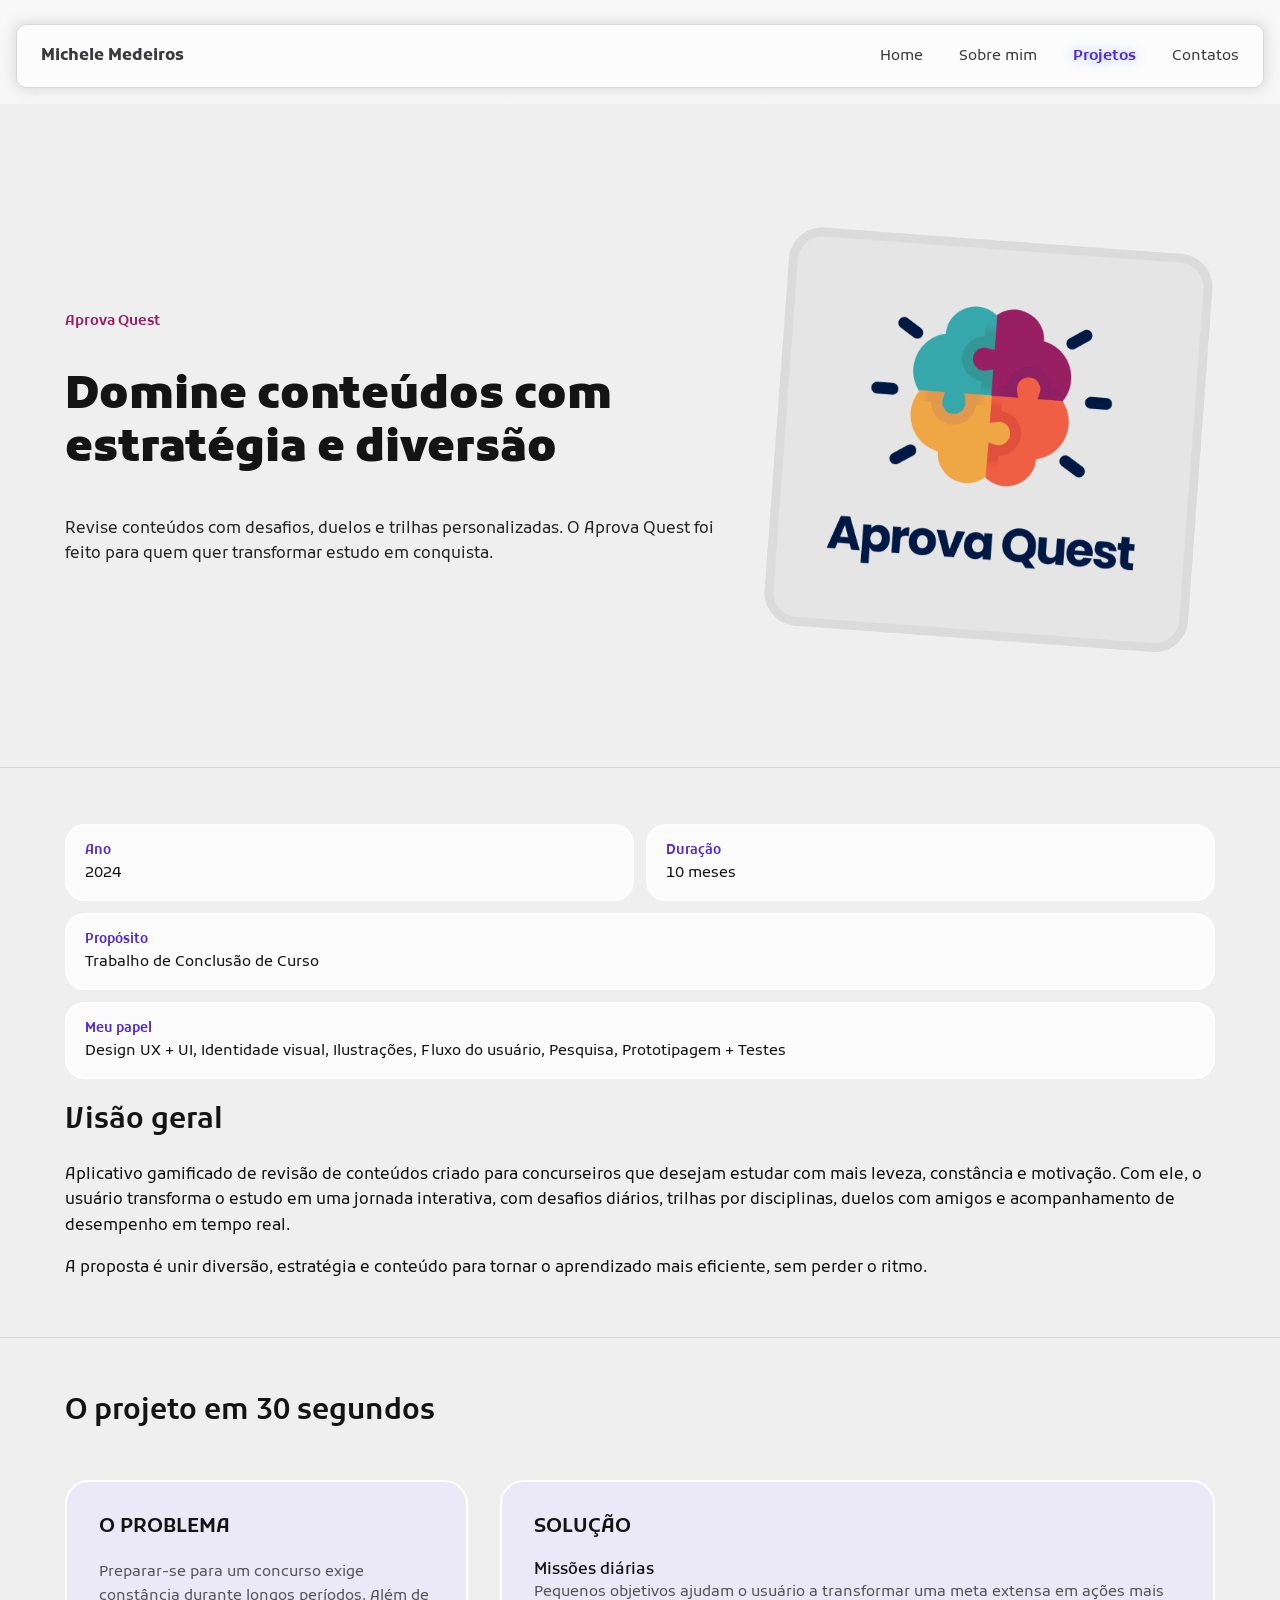
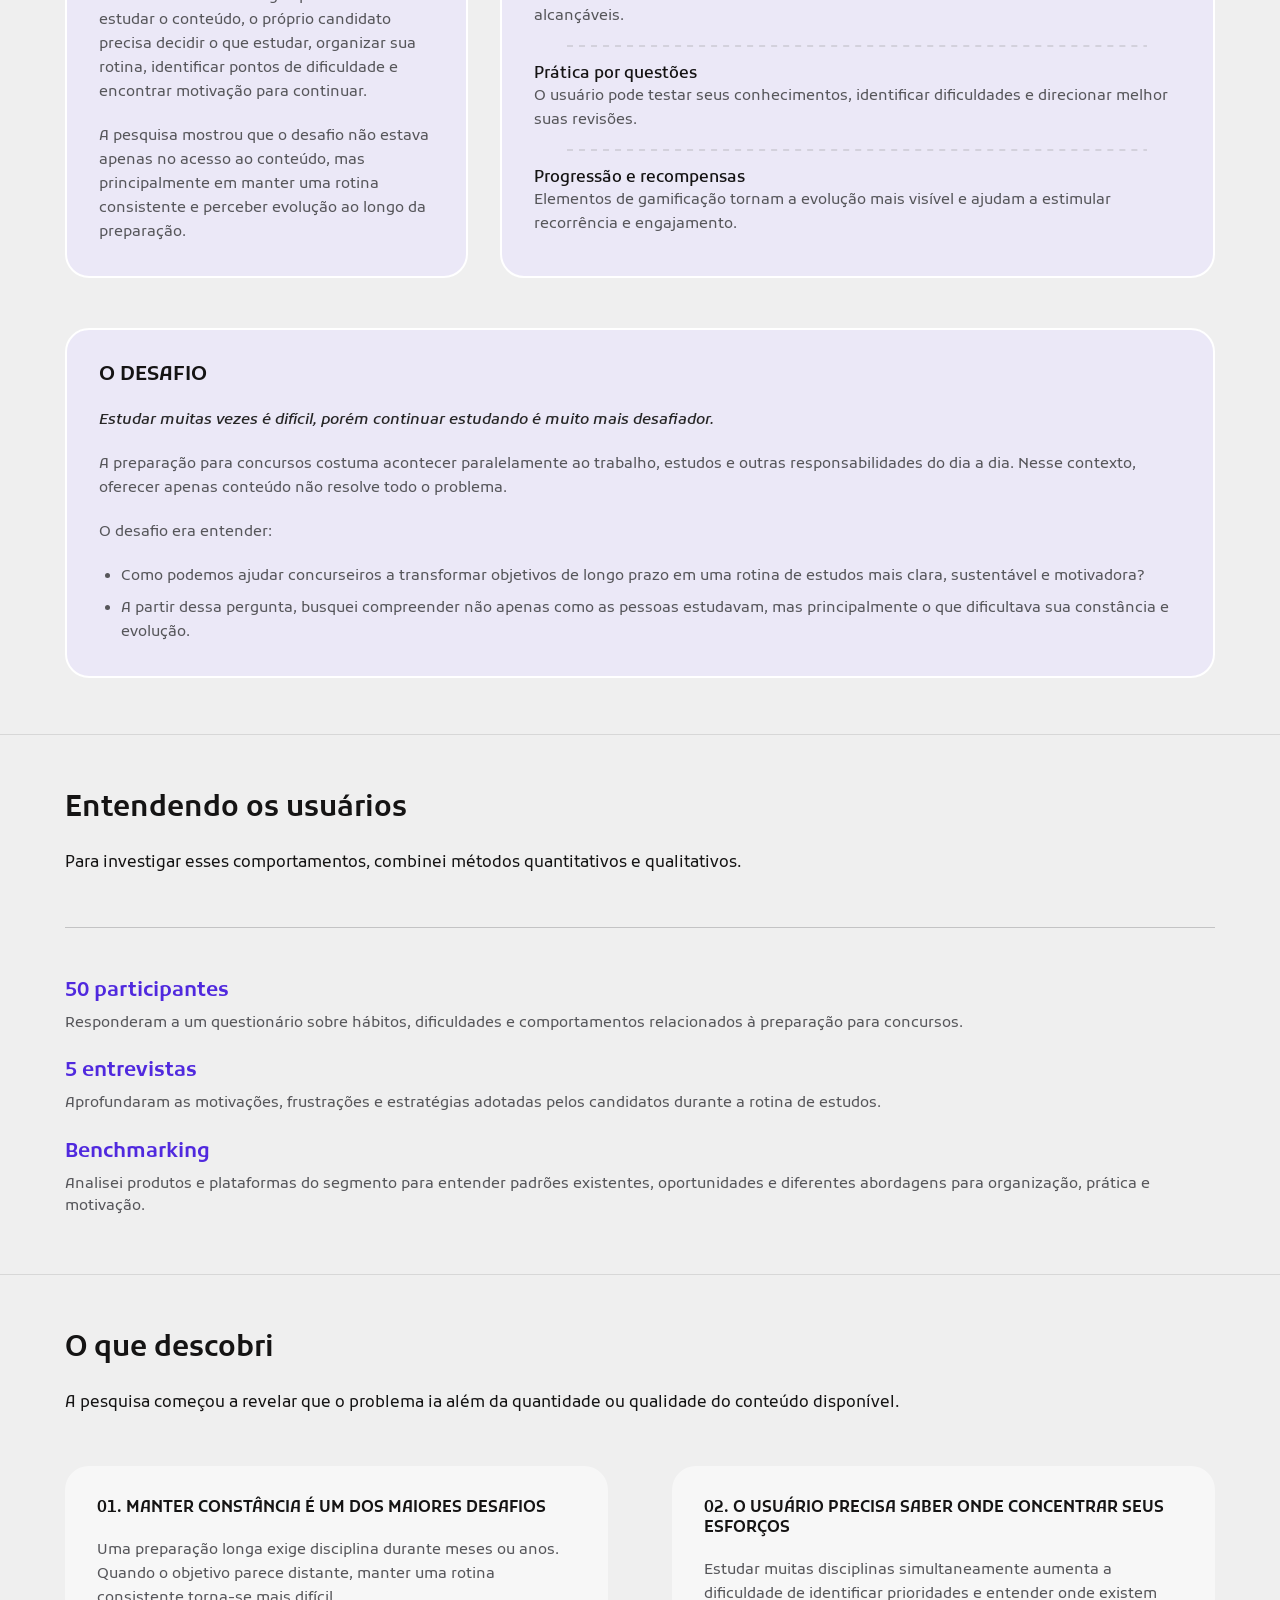
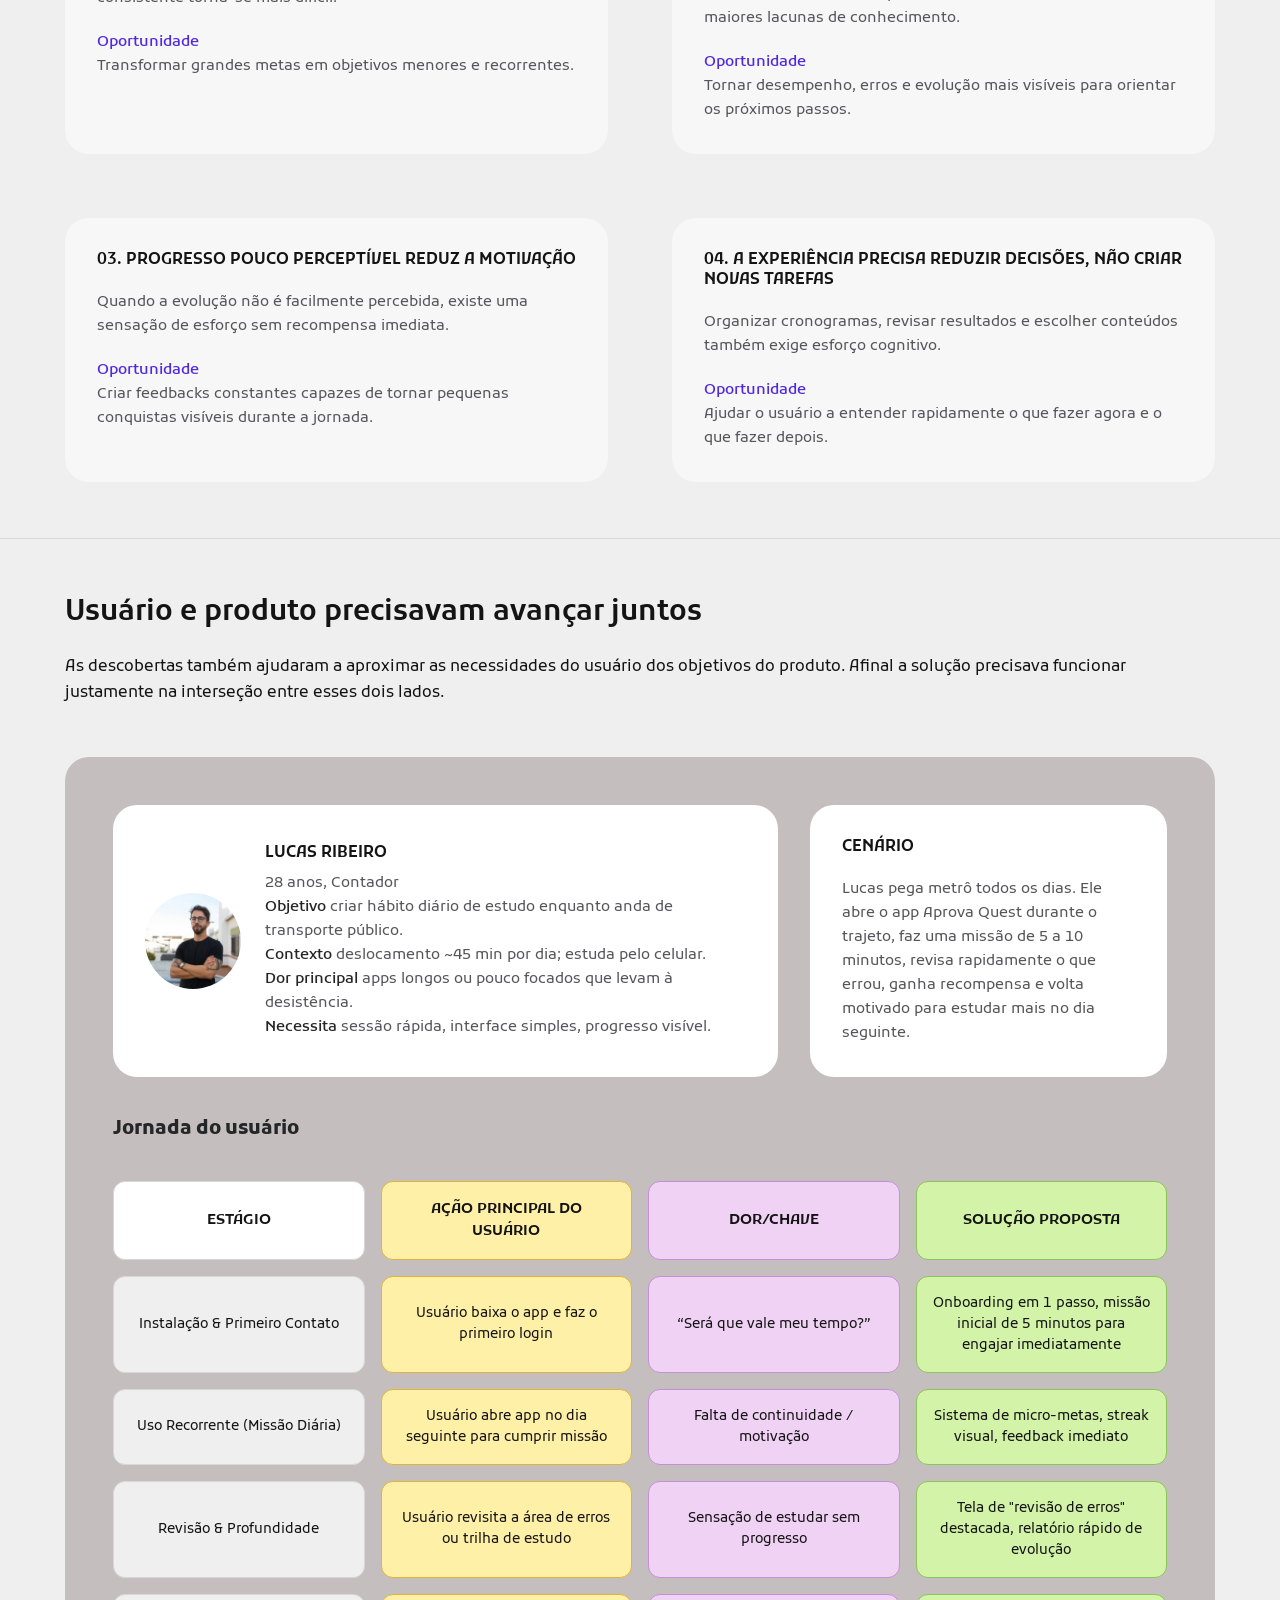
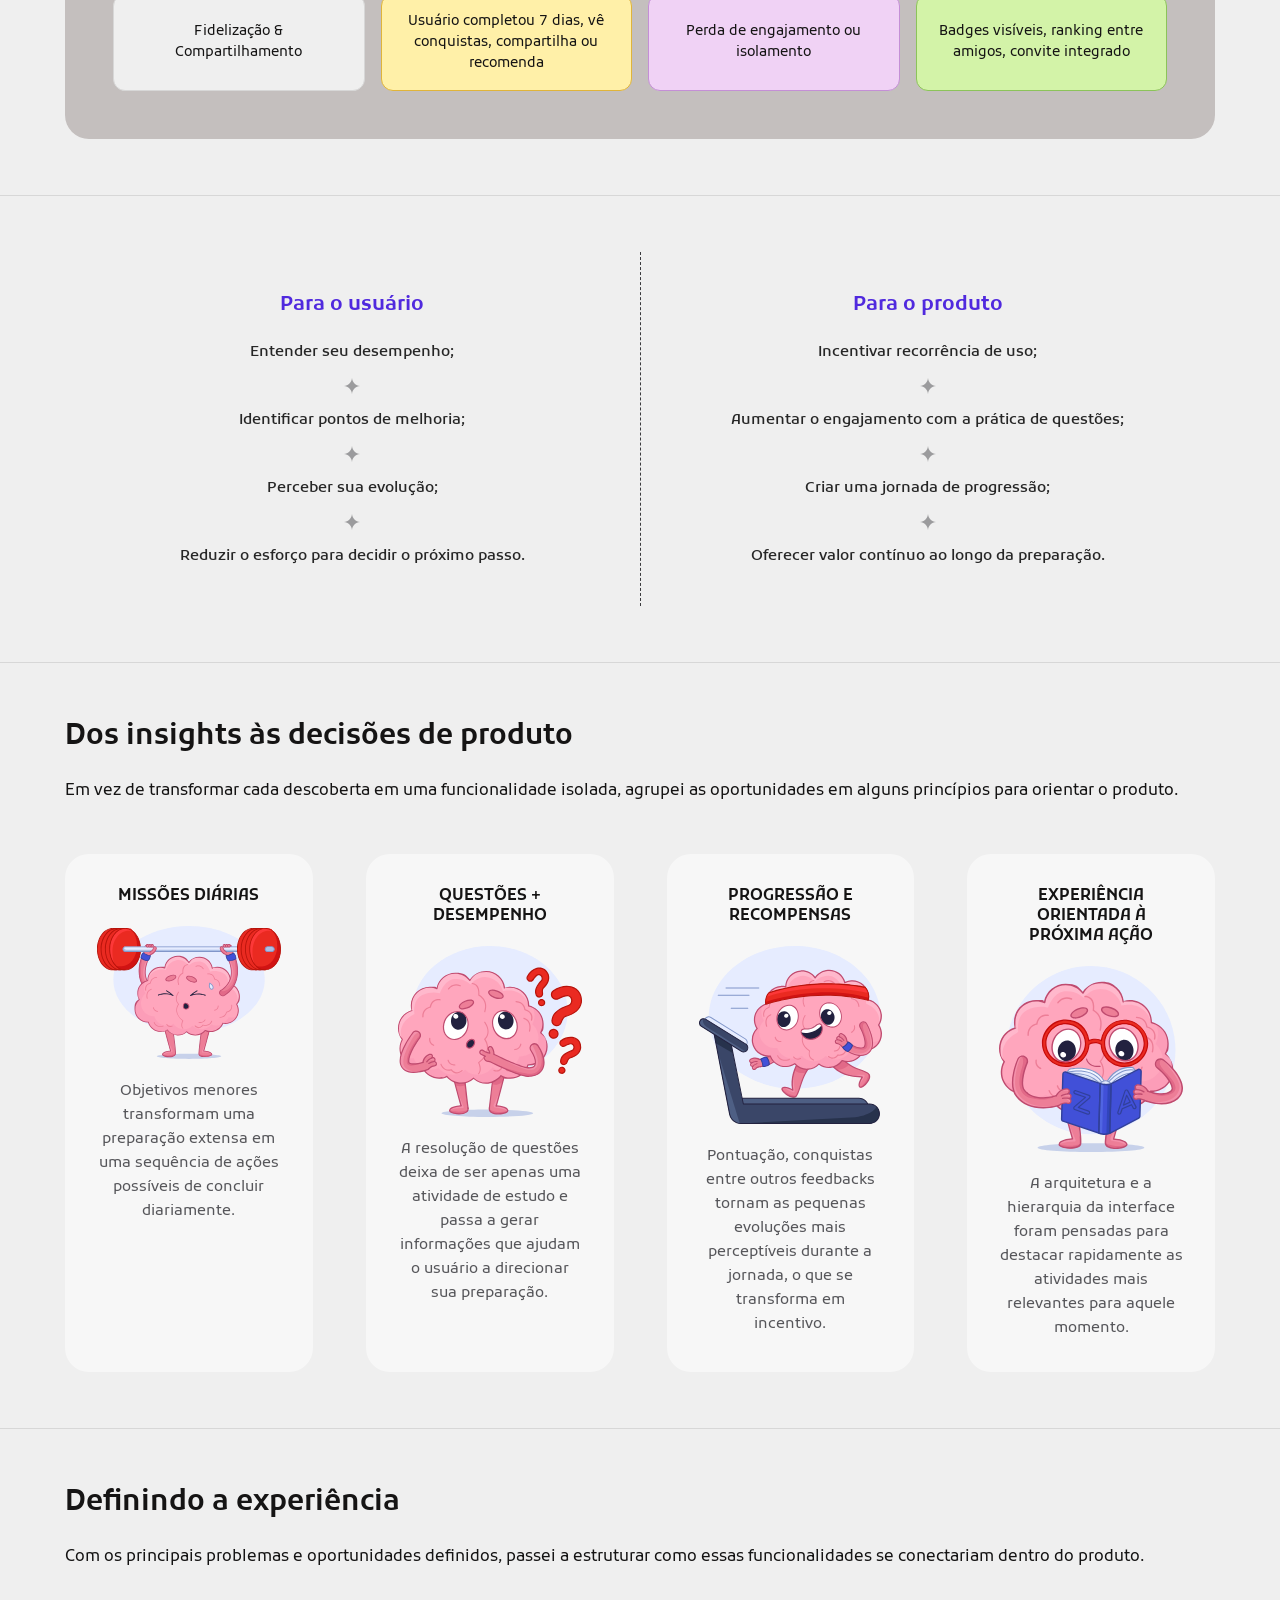
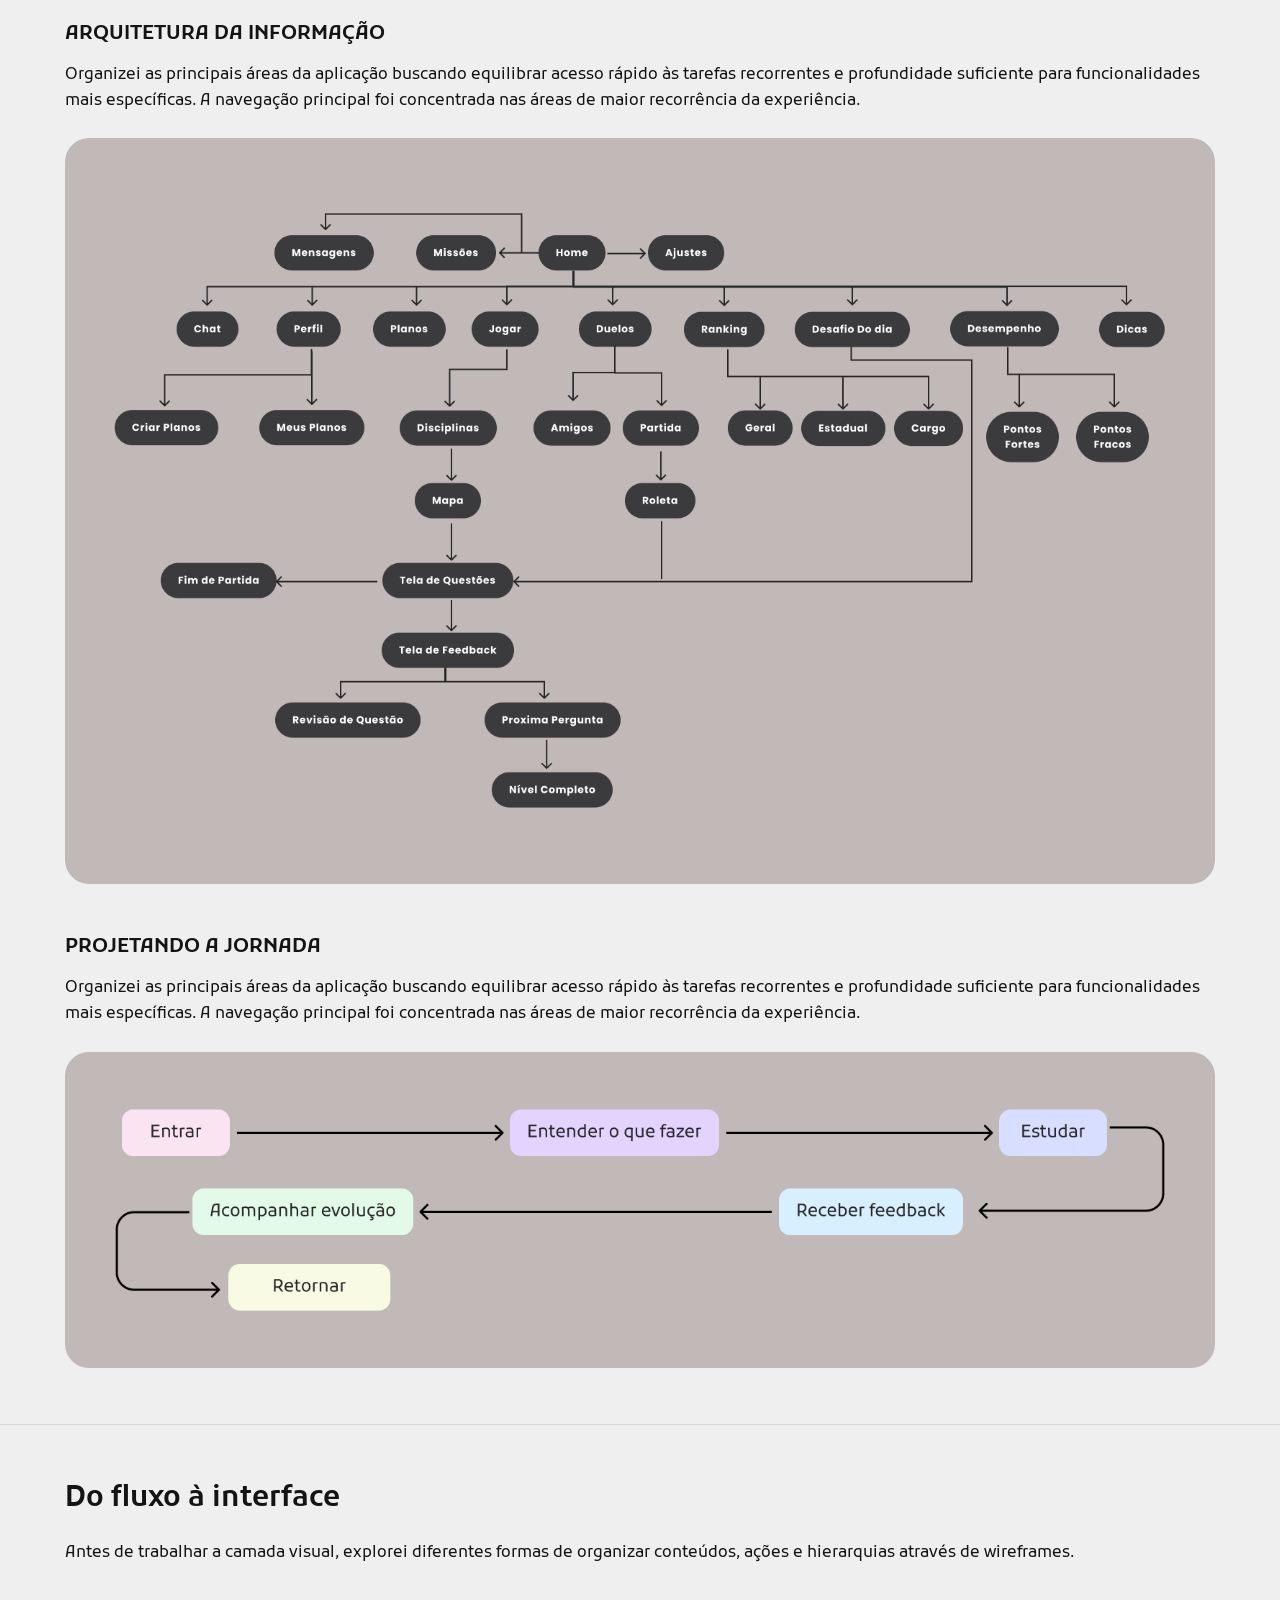
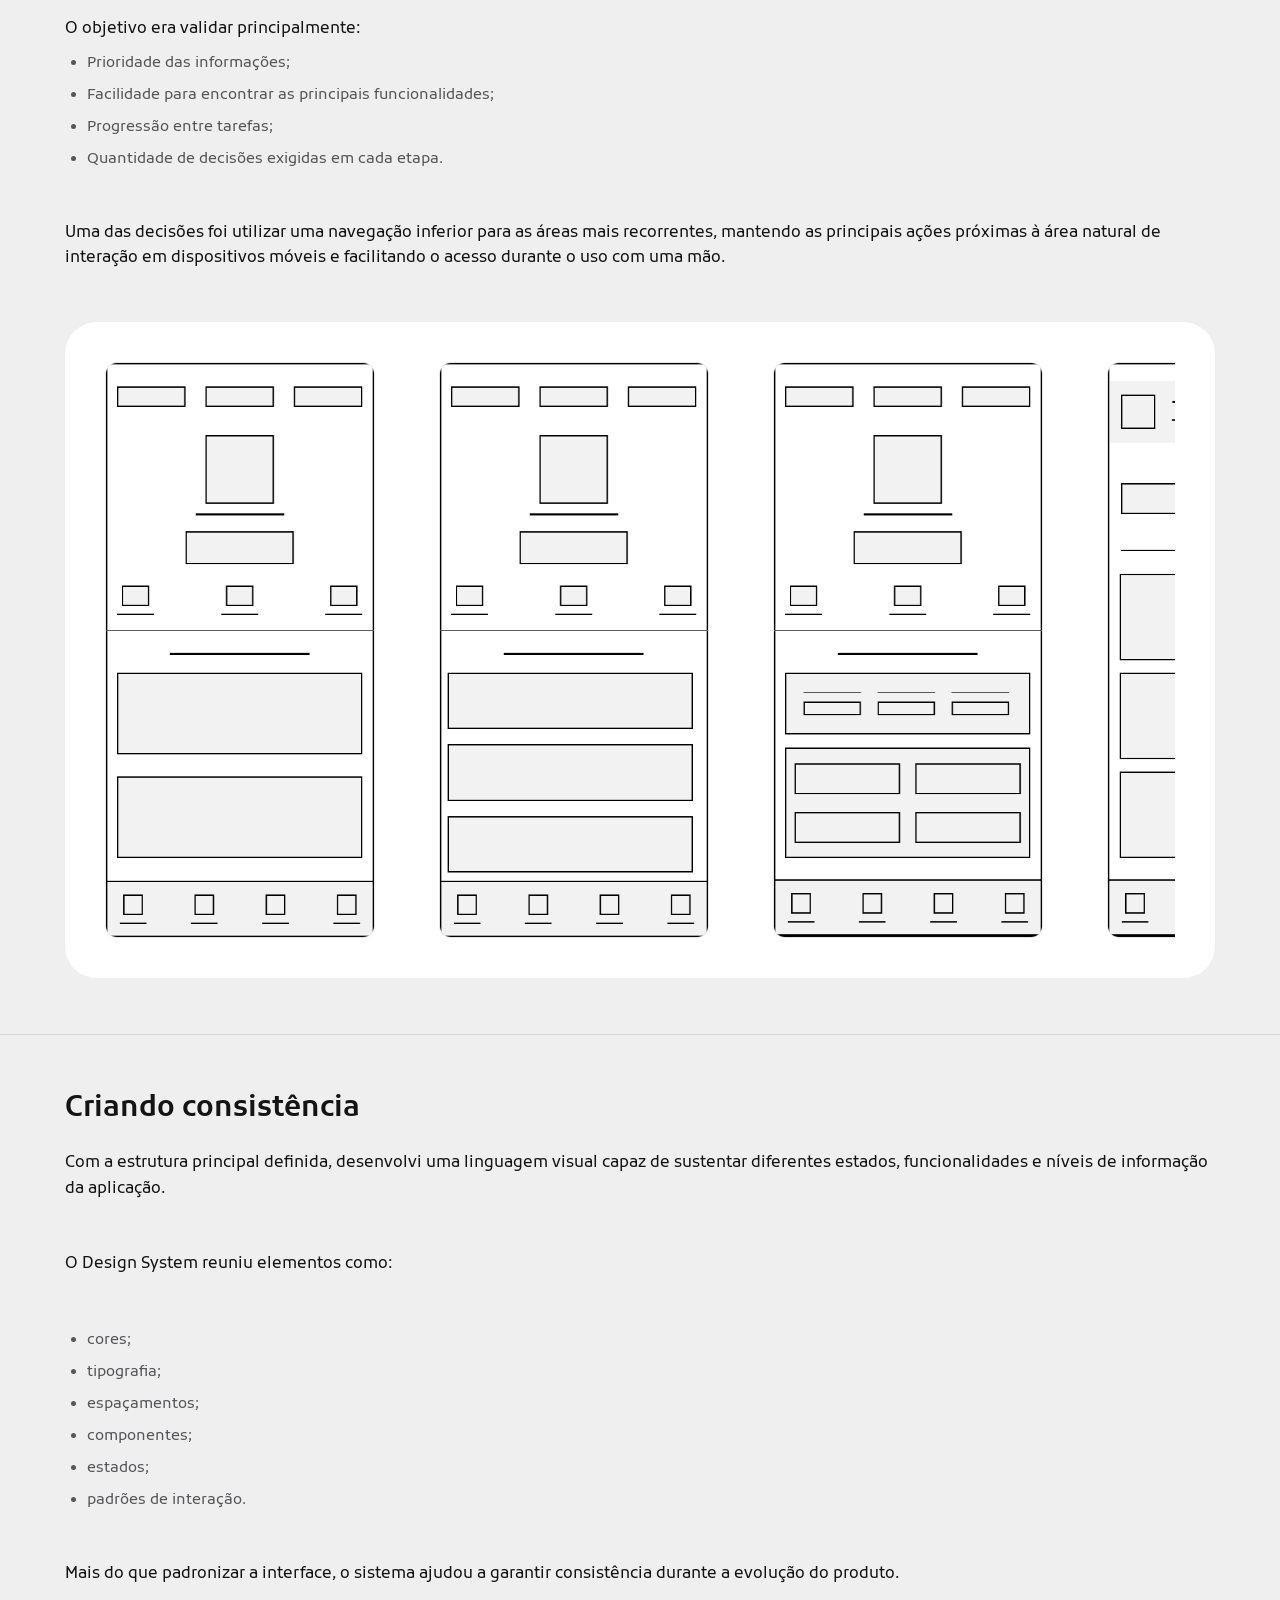
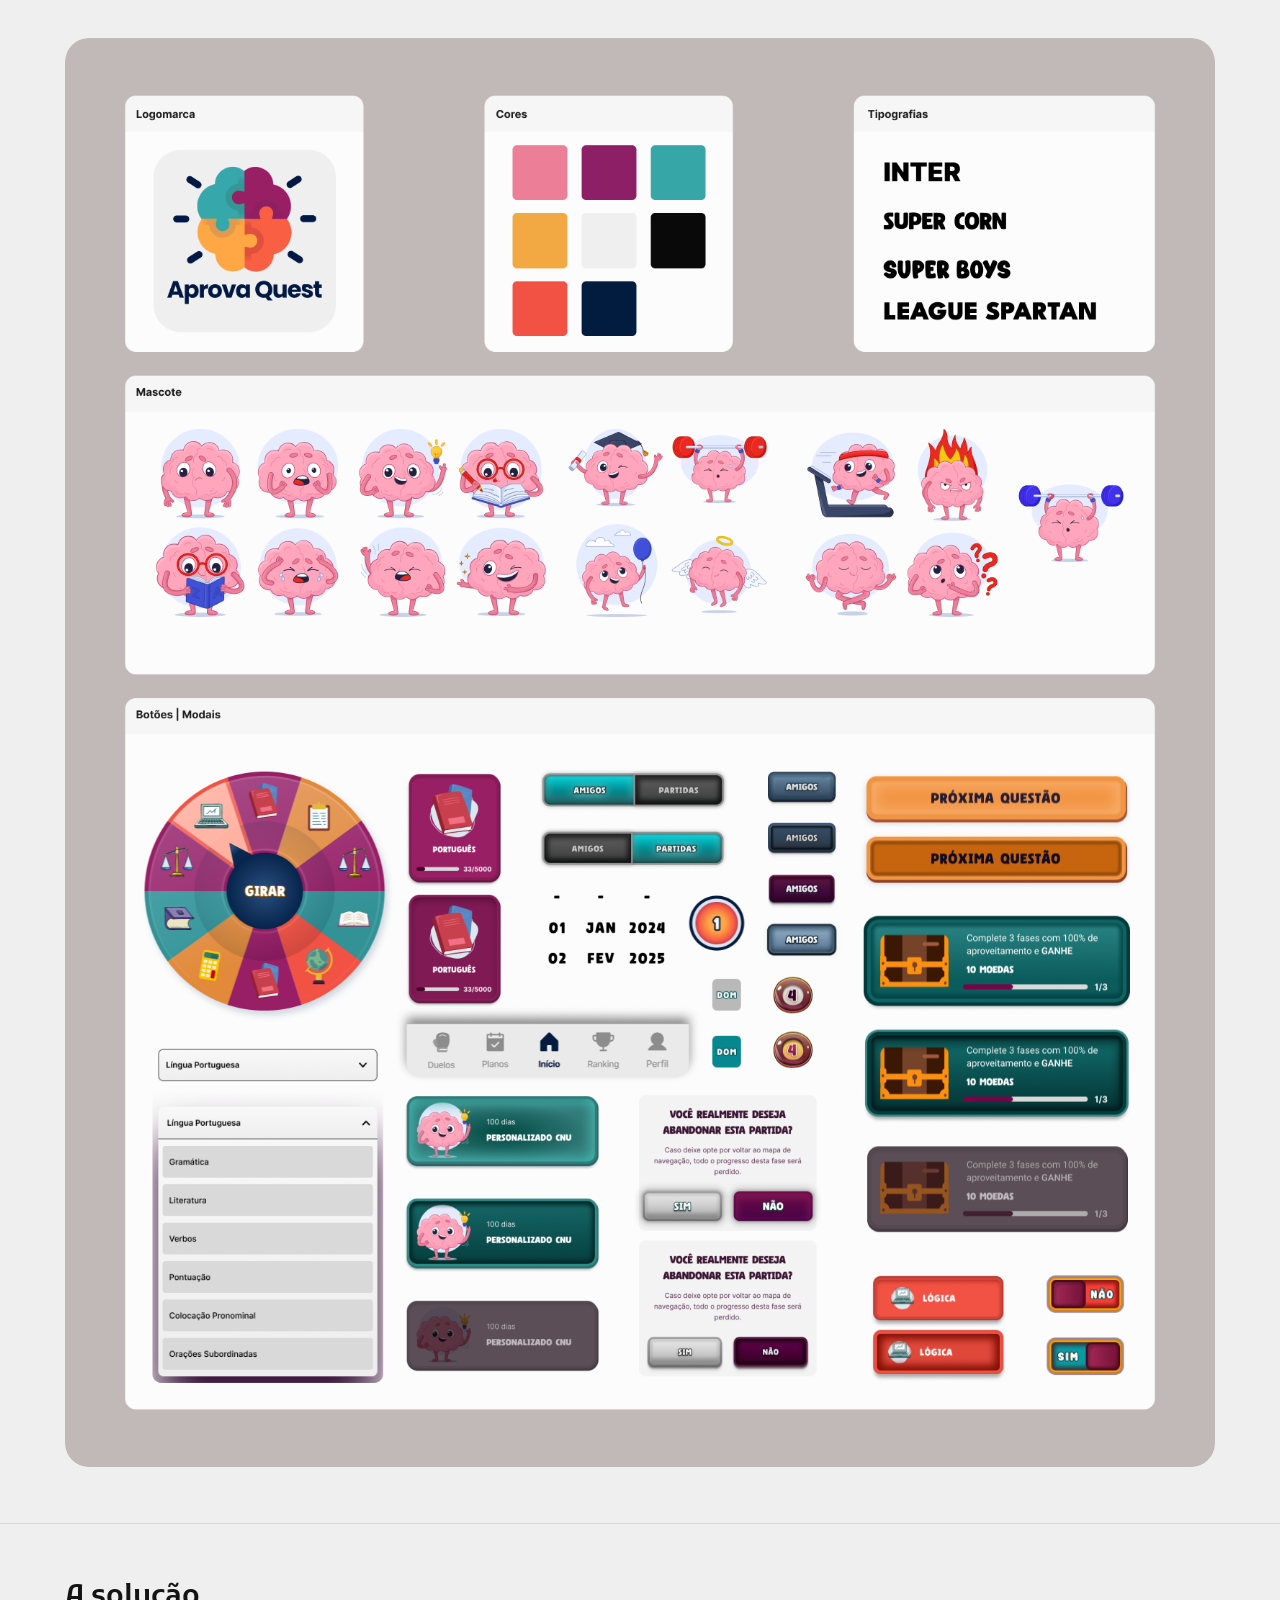
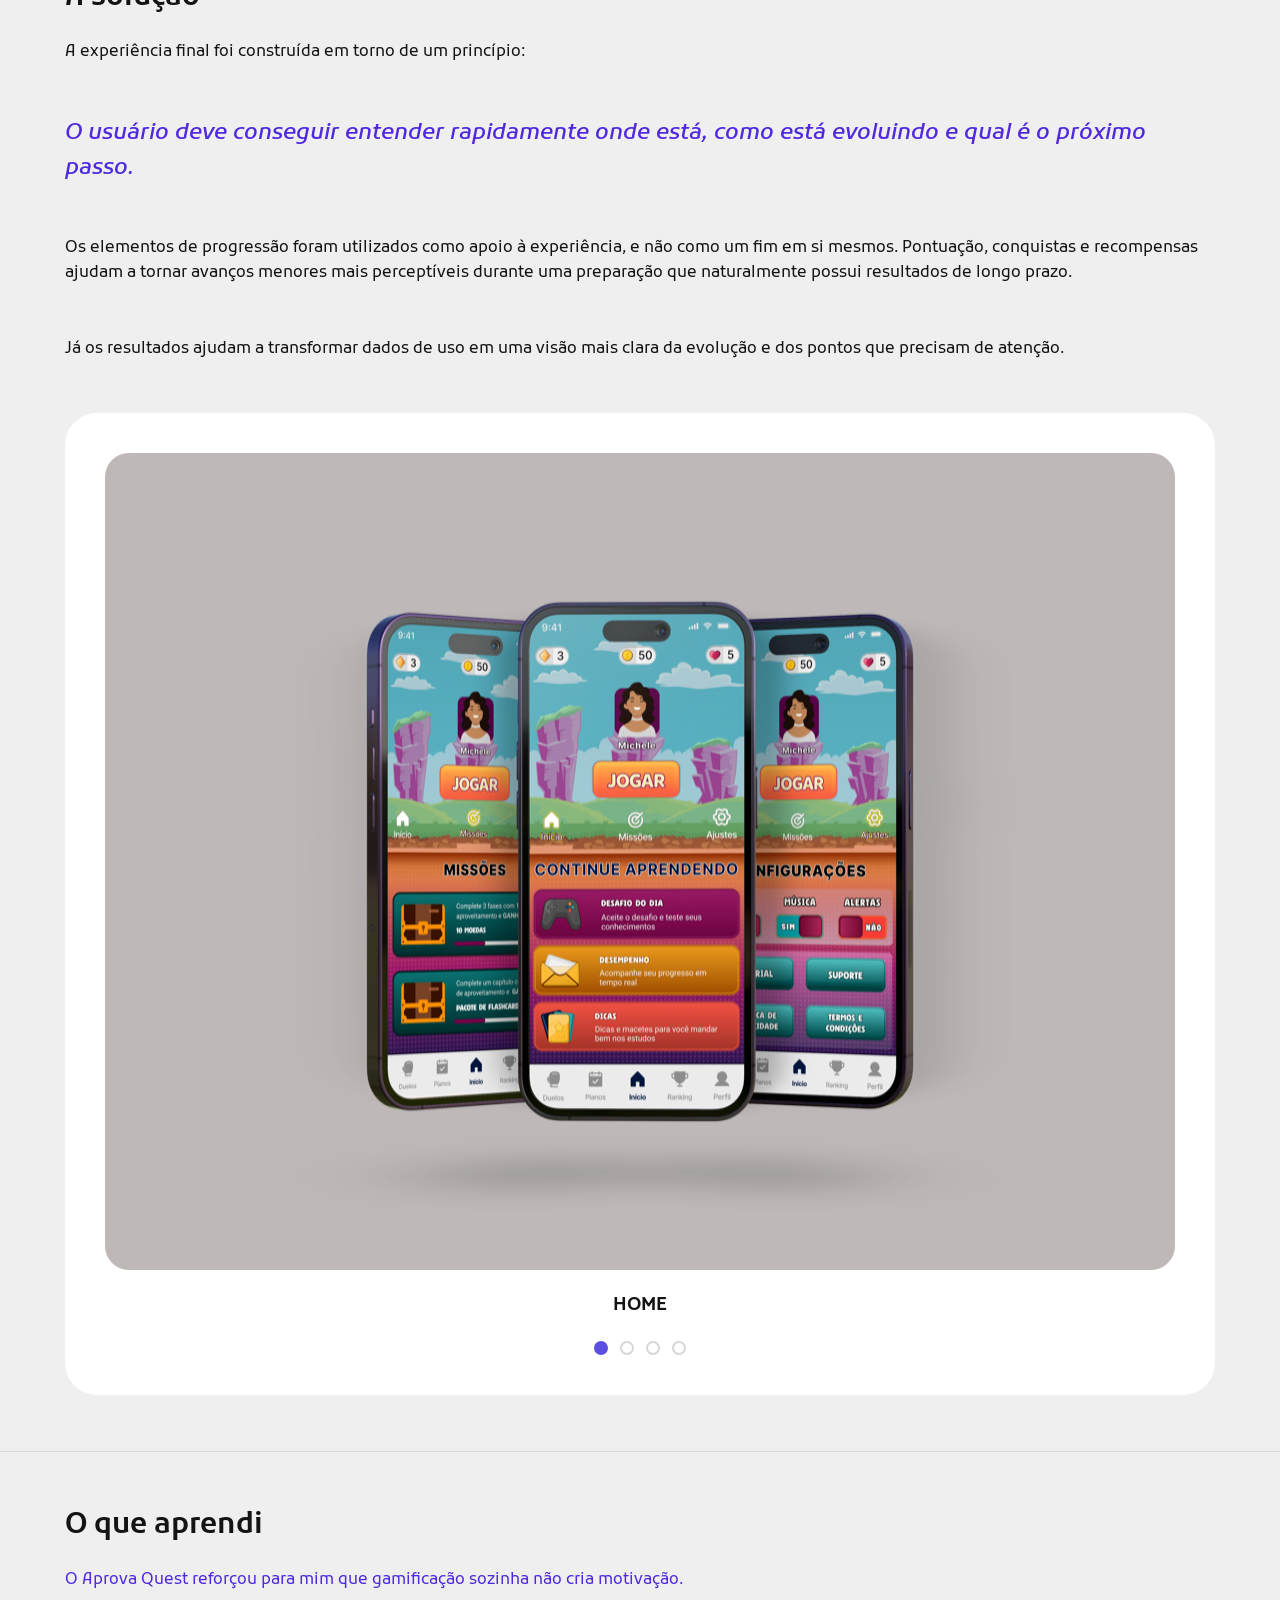
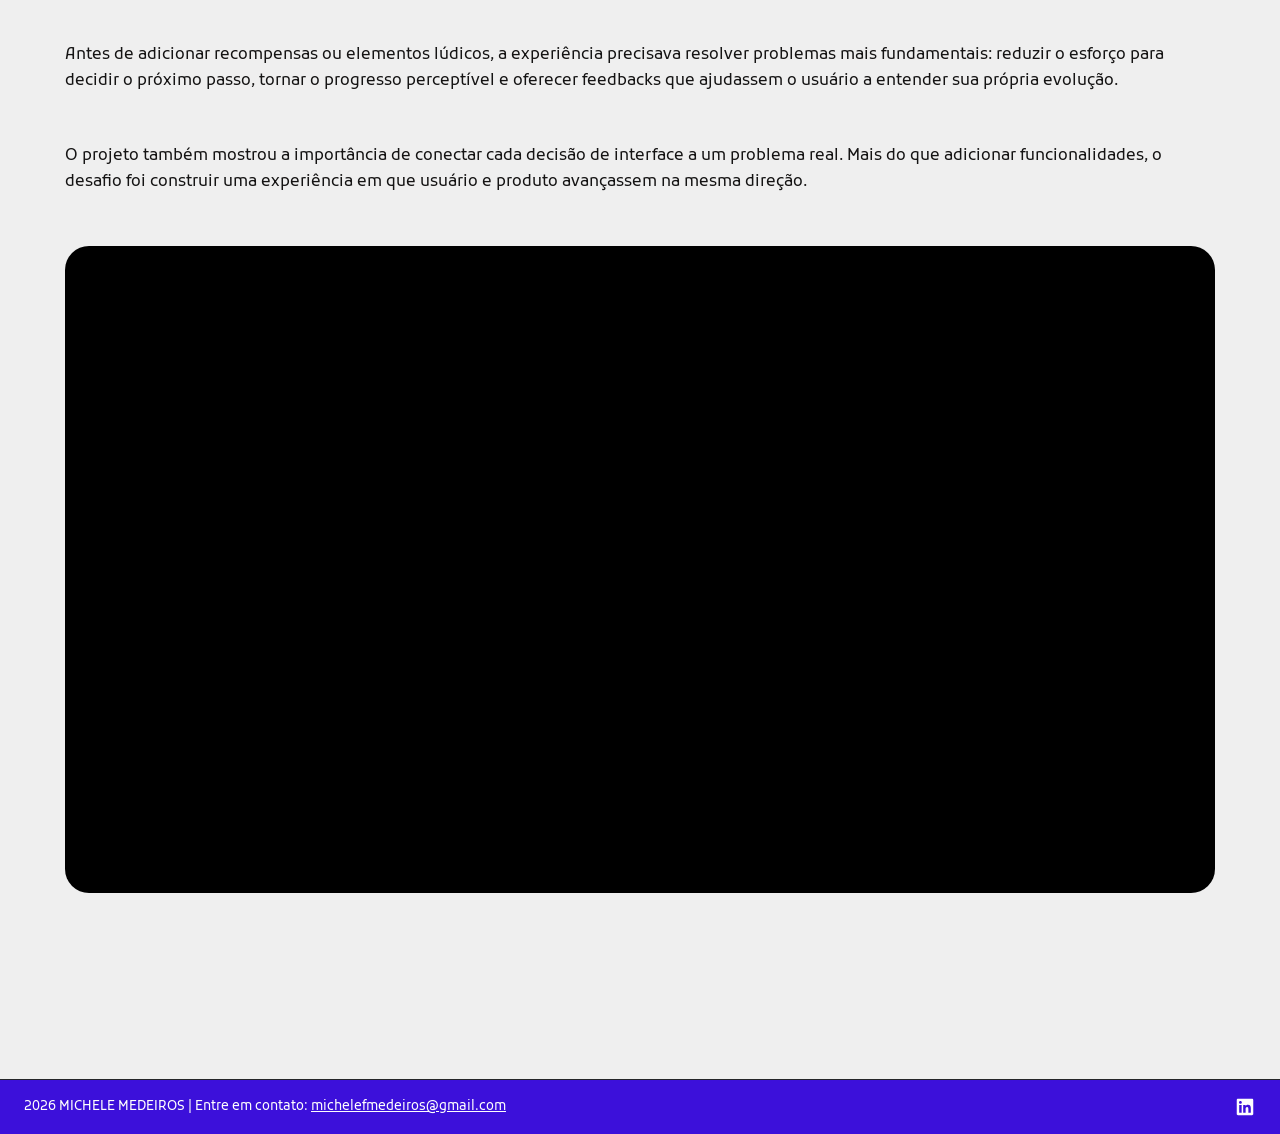
<file: projetos/aprova-quest.html>
<!doctype html>
<html lang="pt-BR">
<head>
  <meta charset="UTF-8">
  <meta name="viewport" content="width=device-width, initial-scale=1.0">
  <title>Aprova Quest — Case Study | Michele Medeiros</title>
  <meta name="description" content="Domine conteúdos com estratégia e diversão: case completo do Aprova Quest, app gamificado de revisão para concurseiros — pesquisa, UX, arquitetura da informação, design system e prototipagem.">
  <link rel="preconnect" href="https://fonts.googleapis.com">
  <link rel="preconnect" href="https://fonts.gstatic.com" crossorigin>
  <link href="https://fonts.googleapis.com/css2?family=Kufam:ital,wght@0,400;0,500;0,600;0,700;0,900;1,400;1,500;1,600&display=swap" rel="stylesheet">
  <link rel="stylesheet" href="../css/style.css?v=24">
  <link rel="stylesheet" href="../css/case-study.css?v=49">
</head>
<body class="page-aprova-quest">

  <header class="navbar-wrap">
    <nav class="navbar container" aria-label="Navegação principal">
      <a href="../index.html" class="navbar__brand">Michele Medeiros</a>
      <button class="navbar__toggle" id="navToggle" aria-label="Abrir menu" aria-expanded="false" aria-controls="navLinks">
        <span></span><span></span><span></span>
      </button>
      <div class="navbar__links" id="navLinks">
        <a href="../index.html">Home</a>
        <a href="../sobre-mim.html">Sobre mim</a>
        <a href="../projetos.html" class="is-active">Projetos</a>
        <a href="../contatos.html">Contatos</a>
      </div>
    </nav>
  </header>

  <main class="cs-page">

    <!-- Hero -->
    <section class="cs-section" style="border-top:none;">
      <div class="cs-hero" style="max-width:1598px;width:100%;">
        <div class="cs-hero__main" style="max-width:780px;">
          <p class="cs-hero__kicker" style="color:#991f65;">Aprova Quest</p>
          <div class="cs-hero__titles">
            <p class="cs-hero__title">Domine conteúdos com estratégia e diversão</p>
          </div>
          <p class="cs-hero__desc">Revise conteúdos com desafios, duelos e trilhas personalizadas. O Aprova Quest foi feito para quem quer transformar estudo em conquista.</p>
        </div>
        <div class="cs-hero__aside">
          <img class="cs-hero__phone" style="max-width:608px;mix-blend-mode:darken;" src="../assets/images/aprova-quest/hero-logo.png" alt="Composição da marca Aprova Quest em moldura de polaroid">
          <img class="cs-hero__logo-tablet cs-tablet-only" src="../assets/images/aprova-quest/logo.svg?v=2" alt="Logomarca do Aprova Quest">
        </div>
      </div>
    </section>

    <!-- Visão geral -->
    <section class="cs-section">
      <div class="cs-section__inner">
        <div class="cs-ds-row" style="align-items:stretch;">
          <div class="cs-meta-panel cs-meta-panel--plain">
            <div class="cs-meta-panel__item">
              <p class="cs-meta-panel__label">Ano</p>
              <p class="cs-meta-panel__value">2024</p>
            </div>
            <div class="cs-meta-panel__item">
              <p class="cs-meta-panel__label">Duração</p>
              <p class="cs-meta-panel__value">10 meses</p>
            </div>
            <div class="cs-meta-panel__item">
              <p class="cs-meta-panel__label">Propósito</p>
              <p class="cs-meta-panel__value">Trabalho de Conclusão de Curso</p>
            </div>
            <div class="cs-meta-panel__item">
              <p class="cs-meta-panel__label">Meu papel</p>
              <p class="cs-meta-panel__value">Design UX + UI, Identidade visual, Ilustrações, Fluxo do usuário, Pesquisa, Prototipagem + Testes</p>
            </div>
          </div>
          <div style="flex:2.2 1 600px;">
            <h2 class="cs-section__title" style="margin-bottom:24px;">Visão geral</h2>
            <p class="cs-section__desc">Aplicativo gamificado de revisão de conteúdos criado para concurseiros que desejam estudar com mais leveza, constância e motivação. Com ele, o usuário transforma o estudo em uma jornada interativa, com desafios diários, trilhas por disciplinas, duelos com amigos e acompanhamento de desempenho em tempo real.</p>
            <p class="cs-section__desc" style="margin-top:16px;">A proposta é unir diversão, estratégia e conteúdo para tornar o aprendizado mais eficiente, sem perder o ritmo.</p>
          </div>
          
        </div>
      </div>
    </section>

    <!-- O projeto em 30 segundos -->
    <section class="cs-section">
      <div class="cs-section__inner">
        <h2 class="cs-section__title">O projeto em 30 segundos</h2>
        <div id="track-30s" data-dots class="cs-cards-row cs-carousel-tablet" style="align-items:stretch;">
          <article class="cs-card" style="background:#dfdfdf;flex:0 1 35%;min-width:320px;">
            <h3 class="cs-card__title" style="font-size:clamp(16px,1.8vw,20px);">O problema</h3>
            <p class="cs-card__text">Preparar-se para um concurso exige constância durante longos períodos. Além de estudar o conteúdo, o próprio candidato precisa decidir o que estudar, organizar sua rotina, identificar pontos de dificuldade e encontrar motivação para continuar.</p>
            <p class="cs-card__text">A pesquisa mostrou que o desafio não estava apenas no acesso ao conteúdo, mas principalmente em manter uma rotina consistente e perceber evolução ao longo da preparação.</p>
          </article>
          <article class="cs-card" style="background:#dfdfdf;flex:1 1 0;min-width:320px;">
            <h3 class="cs-card__title" style="font-size:clamp(16px,1.8vw,20px);">Solução</h3>
            <div class="cs-feature-list">
              <div class="cs-feature-list__item">
                <p class="cs-feature-list__title">Missões diárias</p>
                <p class="cs-card__text">Pequenos objetivos ajudam o usuário a transformar uma meta extensa em ações mais alcançáveis.</p>
              </div>
              <img class="cs-divider-squiggle" src="../assets/images/aprova-quest/divider-squiggle.svg" alt="">
              <div class="cs-feature-list__item">
                <p class="cs-feature-list__title">Prática por questões</p>
                <p class="cs-card__text">O usuário pode testar seus conhecimentos, identificar dificuldades e direcionar melhor suas revisões.</p>
              </div>
              <img class="cs-divider-squiggle" src="../assets/images/aprova-quest/divider-squiggle.svg" alt="">
              <div class="cs-feature-list__item">
                <p class="cs-feature-list__title">Progressão e recompensas</p>
                <p class="cs-card__text">Elementos de gamificação tornam a evolução mais visível e ajudam a estimular recorrência e engajamento.</p>
              </div>
            </div>
          </article>
        </div>
        <article class="cs-card" style="background:#dfdfdf;">
          <h3 class="cs-card__title" style="font-size:clamp(16px,1.8vw,20px);">O desafio</h3>
          <p class="cs-card__text" style="font-style:italic;color:#5029de;font-weight:500;"><strong>Estudar muitas vezes é difícil, porém continuar estudando é muito mais desafiador.</strong></p>
          <p class="cs-card__text">A preparação para concursos costuma acontecer paralelamente ao trabalho, estudos e outras responsabilidades do dia a dia. Nesse contexto, oferecer apenas conteúdo não resolve todo o problema.</p>
          <p class="cs-card__text cs-hide-tablet">O desafio era entender:</p>
          <ul class="cs-card__list cs-hide-tablet">
            <li>Como podemos ajudar concurseiros a transformar objetivos de longo prazo em uma rotina de estudos mais clara, sustentável e motivadora?</li>
            <li>A partir dessa pergunta, busquei compreender não apenas como as pessoas estudavam, mas principalmente o que dificultava sua constância e evolução.</li>
          </ul>
          <p class="cs-card__text cs-tablet-only">O desafio era entender: Como podemos ajudar concurseiros a transformar objetivos de longo prazo em uma rotina de estudos mais clara, sustentável e motivadora? A partir dessa pergunta, busquei compreender não apenas como as pessoas estudavam, mas principalmente o que dificultava sua constância e evolução.</p>
        </article>
      </div>
    </section>

    <!-- Entendendo os usuários -->
    <section class="cs-section">
      <div class="cs-section__inner">
        <div class="cs-section__head">
          <h2 class="cs-section__title">Entendendo os usuários</h2>
          <p class="cs-section__desc">Para investigar esses comportamentos, combinei métodos quantitativos e qualitativos.</p>
        </div>
        <div class="cs-divider-line"></div>
        <div class="cs-fact-row cs-fact-row--stack">
          <div class="cs-fact">
            <p class="cs-fact__value"><span class="cs-fact__num">50</span> participantes</p>
            <p class="cs-fact__label">Responderam a um questionário sobre hábitos, dificuldades e comportamentos relacionados à preparação para concursos.</p>
          </div>
          <div class="cs-fact">
            <p class="cs-fact__value"><span class="cs-fact__num">5</span> entrevistas</p>
            <p class="cs-fact__label">Aprofundaram as motivações, frustrações e estratégias adotadas pelos candidatos durante a rotina de estudos.</p>
          </div>
          <div class="cs-fact">
            <p class="cs-fact__value">Benchmarking</p>
            <p class="cs-fact__label">Analisei produtos e plataformas do segmento para entender padrões existentes, oportunidades e diferentes abordagens para organização, prática e motivação.</p>
          </div>
        </div>
      </div>
    </section>

    <!-- O que descobri -->
    <section class="cs-section">
      <div class="cs-section__inner">
        <div class="cs-section__head">
          <h2 class="cs-section__title">O que descobri</h2>
          <p class="cs-section__desc">A pesquisa começou a revelar que o problema ia além da quantidade ou qualidade do conteúdo disponível.</p>
        </div>
        <div class="cs-grid-2">
          <article class="cs-card" style="background:rgba(255,255,255,0.5);">
            <p class="cs-card__title" style="font-size:clamp(14px,1.5vw,16px);"><span class="cs-num">01.</span> Manter constância é um dos maiores desafios</p>
            <p class="cs-card__text">Uma preparação longa exige disciplina durante meses ou anos. Quando o objetivo parece distante, manter uma rotina consistente torna-se mais difícil.</p>
            <div class="cs-opp"><p class="cs-card__text" style="color:#5029de;font-weight:500;">Oportunidade</p>
            <p class="cs-card__text">Transformar grandes metas em objetivos menores e recorrentes.</p></div>
          </article>
          <article class="cs-card" style="background:rgba(255,255,255,0.5);">
            <p class="cs-card__title" style="font-size:clamp(14px,1.5vw,16px);"><span class="cs-num">02.</span> O usuário precisa saber onde concentrar seus esforços</p>
            <p class="cs-card__text">Estudar muitas disciplinas simultaneamente aumenta a dificuldade de identificar prioridades e entender onde existem maiores lacunas de conhecimento.</p>
            <div class="cs-opp"><p class="cs-card__text" style="color:#5029de;font-weight:500;">Oportunidade</p>
            <p class="cs-card__text">Tornar desempenho, erros e evolução mais visíveis para orientar os próximos passos.</p></div>
          </article>
          <article class="cs-card" style="background:rgba(255,255,255,0.5);">
            <p class="cs-card__title" style="font-size:clamp(14px,1.5vw,16px);"><span class="cs-num">03.</span> Progresso pouco perceptível reduz a motivação</p>
            <p class="cs-card__text">Quando a evolução não é facilmente percebida, existe uma sensação de esforço sem recompensa imediata.</p>
            <div class="cs-opp"><p class="cs-card__text" style="color:#5029de;font-weight:500;">Oportunidade</p>
            <p class="cs-card__text">Criar feedbacks constantes capazes de tornar pequenas conquistas visíveis durante a jornada.</p></div>
          </article>
          <article class="cs-card" style="background:rgba(255,255,255,0.5);">
            <p class="cs-card__title" style="font-size:clamp(14px,1.5vw,16px);"><span class="cs-num">04.</span> A experiência precisa reduzir decisões, não criar novas tarefas</p>
            <p class="cs-card__text">Organizar cronogramas, revisar resultados e escolher conteúdos também exige esforço cognitivo.</p>
            <div class="cs-opp"><p class="cs-card__text" style="color:#5029de;font-weight:500;">Oportunidade</p>
            <p class="cs-card__text">Ajudar o usuário a entender rapidamente o que fazer agora e o que fazer depois.</p></div>
          </article>
        </div>
      </div>
    </section>

    <!-- Usuário e produto precisavam avançar juntos -->
    <section class="cs-section">
      <div class="cs-section__inner">
        <div class="cs-section__head">
          <h2 class="cs-section__title">Usuário e produto precisavam avançar juntos</h2>
          <p class="cs-section__desc">As descobertas também ajudaram a aproximar as necessidades do usuário dos objetivos do produto. Afinal a solução precisava funcionar justamente na interseção entre esses dois lados.</p>
        </div>

        <div class="cs-personas-panel">
          <div class="cs-personas-top">
          <article class="cs-card cs-persona" style="flex-direction:row;align-items:center;gap:24px;">
            <img src="../assets/images/aprova-quest/persona-lucas.png" alt="Foto ilustrativa da persona Lucas Ribeiro" style="width:96px;height:96px;border-radius:50%;object-fit:cover;flex-shrink:0;">
            <div>
              <div class="cs-persona__head"><p class="cs-card__title cs-persona__name" style="font-size:clamp(14px,1.5vw,16px);margin-bottom:8px;">Lucas Ribeiro</p><p class="cs-card__text cs-persona__age">28 anos, Contador</p></div>
              <p class="cs-card__text"><strong>Objetivo</strong> criar hábito diário de estudo enquanto anda de transporte público.</p>
              <p class="cs-card__text"><strong>Contexto</strong> deslocamento ~45 min por dia; estuda pelo celular.</p>
              <p class="cs-card__text"><strong>Dor principal</strong> apps longos ou pouco focados que levam à desistência.</p>
              <p class="cs-card__text"><strong>Necessita</strong> sessão rápida, interface simples, progresso visível.</p>
            </div>
          </article>
          <article class="cs-card cs-scenario">
            <p class="cs-card__title" style="font-size:clamp(14px,1.5vw,16px);">Cenário</p>
            <p class="cs-card__text">Lucas pega metrô todos os dias. Ele abre o app Aprova Quest durante o trajeto, faz uma missão de 5 a 10 minutos, revisa rapidamente o que errou, ganha recompensa e volta motivado para estudar mais no dia seguinte.</p>
          </article>
          </div>

          <h3 class="cs-journey-title">Jornada do usuário</h3>
          <div class="cs-journey">
            <div class="cs-journey__cell cs-journey__cell--head">Estágio</div>
            <div class="cs-journey__cell cs-journey__cell--head cs-journey__cell--acao">Ação principal do usuário</div>
            <div class="cs-journey__cell cs-journey__cell--head cs-journey__cell--dor">Dor/chave</div>
            <div class="cs-journey__cell cs-journey__cell--head cs-journey__cell--solucao">Solução proposta</div>

            <div class="cs-journey__cell cs-journey__cell--stage">Instalação &amp; Primeiro Contato</div>
            <div class="cs-journey__cell cs-journey__cell--acao">Usuário baixa o app e faz o primeiro login</div>
            <div class="cs-journey__cell cs-journey__cell--dor">“Será que vale meu tempo?”</div>
            <div class="cs-journey__cell cs-journey__cell--solucao">Onboarding em 1 passo, missão inicial de 5 minutos para engajar imediatamente</div>

            <div class="cs-journey__cell cs-journey__cell--stage">Uso Recorrente (Missão Diária)</div>
            <div class="cs-journey__cell cs-journey__cell--acao">Usuário abre app no dia seguinte para cumprir missão</div>
            <div class="cs-journey__cell cs-journey__cell--dor">Falta de continuidade / motivação</div>
            <div class="cs-journey__cell cs-journey__cell--solucao">Sistema de micro-metas, streak visual, feedback imediato</div>

            <div class="cs-journey__cell cs-journey__cell--stage">Revisão &amp; Profundidade</div>
            <div class="cs-journey__cell cs-journey__cell--acao">Usuário revisita a área de erros ou trilha de estudo</div>
            <div class="cs-journey__cell cs-journey__cell--dor">Sensação de estudar sem progresso</div>
            <div class="cs-journey__cell cs-journey__cell--solucao">Tela de "revisão de erros" destacada, relatório rápido de evolução</div>

            <div class="cs-journey__cell cs-journey__cell--stage">Fidelização &amp; Compartilhamento</div>
            <div class="cs-journey__cell cs-journey__cell--acao">Usuário completou 7 dias, vê conquistas, compartilha ou recomenda</div>
            <div class="cs-journey__cell cs-journey__cell--dor">Perda de engajamento ou isolamento</div>
            <div class="cs-journey__cell cs-journey__cell--solucao">Badges visíveis, ranking entre amigos, convite integrado</div>
          </div>

          <div class="cs-stage-list">
            <details class="cs-stage" open>
              <summary class="cs-stage__head"><span class="cs-stage__num">1</span><span>Instalação &amp; Primeiro Contato</span></summary>
              <div class="cs-stage__body">
                <span class="cs-stage__label cs-stage__label--acao">Ação principal do usuário</span>
                <p>Usuário baixa o app e faz o primeiro login</p>
                <span class="cs-stage__label cs-stage__label--dor">Dor/chave</span>
                <p>“Será que vale meu tempo?”</p>
                <span class="cs-stage__label cs-stage__label--solucao">Solução proposta</span>
                <p>Onboarding em 1 passo, missão inicial de 5 minutos para engajar imediatamente</p>
              </div>
            </details>
            <details class="cs-stage">
              <summary class="cs-stage__head"><span class="cs-stage__num">2</span><span>Uso Recorrente (Missão Diária)</span></summary>
              <div class="cs-stage__body">
                <span class="cs-stage__label cs-stage__label--acao">Ação principal do usuário</span>
                <p>Usuário abre app no dia seguinte para cumprir missão</p>
                <span class="cs-stage__label cs-stage__label--dor">Dor/chave</span>
                <p>Falta de continuidade / motivação</p>
                <span class="cs-stage__label cs-stage__label--solucao">Solução proposta</span>
                <p>Sistema de micro-metas, streak visual, feedback imediato</p>
              </div>
            </details>
            <details class="cs-stage">
              <summary class="cs-stage__head"><span class="cs-stage__num">3</span><span>Revisão &amp; Profundidade</span></summary>
              <div class="cs-stage__body">
                <span class="cs-stage__label cs-stage__label--acao">Ação principal do usuário</span>
                <p>Usuário revisita a área de erros ou trilha de estudo</p>
                <span class="cs-stage__label cs-stage__label--dor">Dor/chave</span>
                <p>Sensação de estudar sem progresso</p>
                <span class="cs-stage__label cs-stage__label--solucao">Solução proposta</span>
                <p>Tela de "revisão de erros" destacada, relatório rápido de evolução</p>
              </div>
            </details>
            <details class="cs-stage">
              <summary class="cs-stage__head"><span class="cs-stage__num">4</span><span>Fidelização &amp; Compartilhamento</span></summary>
              <div class="cs-stage__body">
                <span class="cs-stage__label cs-stage__label--acao">Ação principal do usuário</span>
                <p>Usuário completou 7 dias, vê conquistas, compartilha ou recomenda</p>
                <span class="cs-stage__label cs-stage__label--dor">Dor/chave</span>
                <p>Perda de engajamento ou isolamento</p>
                <span class="cs-stage__label cs-stage__label--solucao">Solução proposta</span>
                <p>Badges visíveis, ranking entre amigos, convite integrado</p>
              </div>
            </details>
          </div>
        </div>
      </div>
    </section>

    <!-- Para o usuário / Para o produto -->
    <section class="cs-section">
      <div class="cs-section__inner" style="gap:0;">
        <div class="cs-arrow-row">
          <div class="cs-arrow-col" style="border-right:1px dashed #3b3b3e;">
            <p class="cs-arrow-col__title">Para o usuário</p>
            <p class="cs-arrow-item">Entender seu desempenho;</p>
            <img class="cs-arrow-icon" src="../assets/images/aprova-quest/arrow-down.svg" alt="">
            <p class="cs-arrow-item">Identificar pontos de melhoria;</p>
            <img class="cs-arrow-icon" src="../assets/images/aprova-quest/arrow-down.svg" alt="">
            <p class="cs-arrow-item">Perceber sua evolução;</p>
            <img class="cs-arrow-icon" src="../assets/images/aprova-quest/arrow-down.svg" alt="">
            <p class="cs-arrow-item">Reduzir o esforço para decidir o próximo passo.</p>
          </div>
          <div class="cs-arrow-col">
            <p class="cs-arrow-col__title">Para o produto</p>
            <p class="cs-arrow-item">Incentivar recorrência de uso;</p>
            <img class="cs-arrow-icon" src="../assets/images/aprova-quest/arrow-down.svg" alt="">
            <p class="cs-arrow-item">Aumentar o engajamento com a prática de questões;</p>
            <img class="cs-arrow-icon" src="../assets/images/aprova-quest/arrow-down.svg" alt="">
            <p class="cs-arrow-item">Criar uma jornada de progressão;</p>
            <img class="cs-arrow-icon" src="../assets/images/aprova-quest/arrow-down.svg" alt="">
            <p class="cs-arrow-item">Oferecer valor contínuo ao longo da preparação.</p>
          </div>
        </div>
      </div>
    </section>

    <!-- Dos insights às decisões de produto -->
    <section class="cs-section">
      <div class="cs-section__inner">
        <div class="cs-section__head">
          <h2 class="cs-section__title">Dos insights às decisões de produto</h2>
          <p class="cs-section__desc">Em vez de transformar cada descoberta em uma funcionalidade isolada, agrupei as oportunidades em alguns princípios para orientar o produto.</p>
        </div>
        <div id="track-insights" data-dots class="cs-grid-4 cs-carousel-tablet">
          <article class="cs-card" style="align-items:center;text-align:center;background:rgba(255,255,255,0.5);">
            <p class="cs-card__title" style="font-size:clamp(14px,1.5vw,16px);">Missões diárias</p>
            <img src="../assets/images/aprova-quest/decision-missoes.svg" alt="" style="width:100%;max-width:240px;">
            <p class="cs-card__text">Objetivos menores transformam uma preparação extensa em uma sequência de ações possíveis de concluir diariamente.</p>
          </article>
          <article class="cs-card" style="align-items:center;text-align:center;background:rgba(255,255,255,0.5);">
            <p class="cs-card__title" style="font-size:clamp(14px,1.5vw,16px);">Questões + desempenho</p>
            <img src="../assets/images/aprova-quest/decision-questoes.svg" alt="" style="width:100%;max-width:200px;">
            <p class="cs-card__text">A resolução de questões deixa de ser apenas uma atividade de estudo e passa a gerar informações que ajudam o usuário a direcionar sua preparação.</p>
          </article>
          <article class="cs-card" style="align-items:center;text-align:center;background:rgba(255,255,255,0.5);">
            <p class="cs-card__title" style="font-size:clamp(14px,1.5vw,16px);">Progressão e recompensas</p>
            <img src="../assets/images/aprova-quest/decision-progressao.svg" alt="" style="width:100%;max-width:200px;">
            <p class="cs-card__text">Pontuação, conquistas entre outros feedbacks tornam as pequenas evoluções mais perceptíveis durante a jornada, o que se transforma em incentivo.</p>
          </article>
          <article class="cs-card" style="align-items:center;text-align:center;background:rgba(255,255,255,0.5);">
            <p class="cs-card__title" style="font-size:clamp(14px,1.5vw,16px);">Experiência orientada à próxima ação</p>
            <img src="../assets/images/aprova-quest/decision-experiencia.svg" alt="" style="width:100%;max-width:200px;">
            <p class="cs-card__text">A arquitetura e a hierarquia da interface foram pensadas para destacar rapidamente as atividades mais relevantes para aquele momento.</p>
          </article>
        </div>
      </div>
    </section>

    <!-- Definindo a experiência -->
    <section class="cs-section">
      <div class="cs-section__inner">
        <div class="cs-section__head">
          <h2 class="cs-section__title">Definindo a experiência</h2>
          <p class="cs-section__desc">Com os principais problemas e oportunidades definidos, passei a estruturar como essas funcionalidades se conectariam dentro do produto.</p>
        </div>

        <div>
          <h3 class="cs-card__title" style="font-size:clamp(16px,1.8vw,20px);margin-bottom:16px;">Arquitetura da informação</h3>
          <p class="cs-section__desc">Organizei as principais áreas da aplicação buscando equilibrar acesso rápido às tarefas recorrentes e profundidade suficiente para funcionalidades mais específicas. A navegação principal foi concentrada nas áreas de maior recorrência da experiência.</p>
          <img src="../assets/images/aprova-quest/sitemap.png" alt="Mapa da arquitetura de informação do Aprova Quest, com as telas organizadas por área" style="width:100%;border-radius:24px;margin-top:24px;">
          <p class="cs-chips-title cs-tablet-only">Áreas do app</p>
          <div class="cs-chips cs-tablet-only"><span class="cs-chip">Home</span><span class="cs-chip">Missões</span><span class="cs-chip">Mensagens</span><span class="cs-chip">Ajustes</span><span class="cs-chip">Planos</span><span class="cs-chip">Jogar</span><span class="cs-chip">Duelos</span><span class="cs-chip">Ranking</span><span class="cs-chip">Desafio do dia</span><span class="cs-chip">Desempenho</span><span class="cs-chip">Dicas</span></div>
        </div>

        <div>
          <h3 class="cs-card__title" style="font-size:clamp(16px,1.8vw,20px);margin-bottom:16px;">Projetando a jornada</h3>
          <p class="cs-section__desc cs-hide-tablet">Organizei as principais áreas da aplicação buscando equilibrar acesso rápido às tarefas recorrentes e profundidade suficiente para funcionalidades mais específicas. A navegação principal foi concentrada nas áreas de maior recorrência da experiência.</p>
          <img class="cs-hide-tablet" src="../assets/images/aprova-quest/journey-flow.png" alt="Fluxo da jornada principal: entrar, entender o que fazer, estudar, acompanhar evolução e receber feedback" style="width:100%;border-radius:24px;margin-top:24px;"><div class="cs-steps cs-tablet-only"><div class="cs-step cs-step--active"><span class="cs-step__num">1</span><span>Entrar</span></div><span class="cs-step-arrow">↓</span><div class="cs-step"><span class="cs-step__num">2</span><span>Entender o que fazer</span></div><span class="cs-step-arrow">↓</span><div class="cs-step"><span class="cs-step__num">3</span><span>Estudar</span></div><span class="cs-step-arrow">↓</span><div class="cs-step"><span class="cs-step__num">4</span><span>Receber feedback</span></div><span class="cs-step-arrow">↓</span><div class="cs-step"><span class="cs-step__num">5</span><span>Acompanhar evolução</span></div><span class="cs-step-arrow">↓</span><div class="cs-step"><span class="cs-step__num">6</span><span>Retornar</span></div></div>
        </div>
      </div>
    </section>

    <!-- Do fluxo à interface -->
    <section class="cs-section">
      <div class="cs-section__inner">
        <div class="cs-section__head">
          <h2 class="cs-section__title">Do fluxo à interface</h2>
          <p class="cs-section__desc">Antes de trabalhar a camada visual, explorei diferentes formas de organizar conteúdos, ações e hierarquias através de wireframes.</p>
        </div>
        <div class="cs-goals">
          <p class="cs-section__desc cs-goals__title">O objetivo era validar principalmente:</p>
          <ul class="cs-card__list" style="margin-top:8px;">
            <li>Prioridade das informações;</li>
            <li>Facilidade para encontrar as principais funcionalidades;</li>
            <li>Progressão entre tarefas;</li>
            <li>Quantidade de decisões exigidas em cada etapa.</li>
          </ul>
        </div>
        <p class="cs-section__desc">Uma das decisões foi utilizar uma navegação inferior para as áreas mais recorrentes, mantendo as principais ações próximas à área natural de interação em dispositivos móveis e facilitando o acesso durante o uso com uma mão.</p>
        <div class="cs-wire-panel">
        <div id="track-wires" data-dots class="cs-wire-track">
          <img src="../assets/images/aprova-quest/wireframe-1.png" alt="Wireframe de tela do Aprova Quest" class="cs-wire">
          <img src="../assets/images/aprova-quest/wireframe-2.png" alt="Wireframe de tela do Aprova Quest" class="cs-wire">
          <img src="../assets/images/aprova-quest/wireframe-3.png" alt="Wireframe de tela do Aprova Quest" class="cs-wire">
          <img src="../assets/images/aprova-quest/wireframe-4.png" alt="Wireframe de tela do Aprova Quest" class="cs-wire">
          <img src="../assets/images/aprova-quest/wireframe-5.png" alt="Wireframe de tela do Aprova Quest" class="cs-wire">
          <img src="../assets/images/aprova-quest/wireframe-6.png" alt="Wireframe de tela do Aprova Quest" class="cs-wire">
          <img src="../assets/images/aprova-quest/wireframe-7.png" alt="Wireframe de tela do Aprova Quest" class="cs-wire">
          <img src="../assets/images/aprova-quest/wireframe-8.png" alt="Wireframe de tela do Aprova Quest" class="cs-wire">
        </div>
        </div>
      </div>
    </section>

    <!-- Criando consistência -->
    <section class="cs-section">
      <div class="cs-section__inner">
        <div class="cs-section__head">
          <h2 class="cs-section__title">Criando consistência</h2>
          <p class="cs-section__desc">Com a estrutura principal definida, desenvolvi uma linguagem visual capaz de sustentar diferentes estados, funcionalidades e níveis de informação da aplicação.</p>
        </div>
        <p class="cs-section__desc">O Design System reuniu elementos como:</p>
        <ul class="cs-card__list cs-hide-tablet">
          <li>cores;</li>
          <li>tipografia;</li>
          <li>espaçamentos;</li>
          <li>componentes;</li>
          <li>estados;</li>
          <li>padrões de interação.</li>
        </ul>
        <div class="cs-chips cs-tablet-only"><span class="cs-chip">Cores</span><span class="cs-chip">Tipografia</span><span class="cs-chip">Espaçamentos</span><span class="cs-chip">Componentes</span><span class="cs-chip">Estados</span><span class="cs-chip">Padrões de interação</span></div>
        <p class="cs-section__desc">Mais do que padronizar a interface, o sistema ajudou a garantir consistência durante a evolução do produto.</p>
        <img class="cs-ds-desktop" src="../assets/images/aprova-quest/design-system-showcase.png" alt="Design system do Aprova Quest: logomarca, paleta de cores, tipografias, mascote e componentes de botões e modais" style="width:100%;border-radius:24px;">

        <div class="cs-ds-accordion">
          <details class="cs-stage cs-ds-item">
            <summary class="cs-stage__head"><span>Logomarca</span></summary>
            <div class="cs-ds-logo">
              <img src="../assets/images/aprova-quest/logo.svg?v=2" alt="Logomarca do Aprova Quest">
            </div>
          </details>
          <details class="cs-stage cs-ds-item" open>
            <summary class="cs-stage__head"><span>Cores</span></summary>
            <div class="cs-ds-swatches">
              <div class="cs-ds-swatch"><span class="cs-ds-swatch__dot" style="background:#8c1f66;"></span><span>#8C1F66</span></div>
              <div class="cs-ds-swatch"><span class="cs-ds-swatch__dot" style="background:#ed7e97;"></span><span>#ED7E97</span></div>
              <div class="cs-ds-swatch"><span class="cs-ds-swatch__dot" style="background:#021c40;"></span><span>#021C40</span></div>
              <div class="cs-ds-swatch"><span class="cs-ds-swatch__dot" style="background:#37a6a6;"></span><span>#37A6A6</span></div>
              <div class="cs-ds-swatch"><span class="cs-ds-swatch__dot" style="background:#f2a943;"></span><span>#F2A943</span></div>
              <div class="cs-ds-swatch"><span class="cs-ds-swatch__dot" style="background:#f25244;"></span><span>#F25244</span></div>
              <div class="cs-ds-swatch"><span class="cs-ds-swatch__dot" style="background:#efefef;"></span><span>#EFEFEF</span></div>
              <div class="cs-ds-swatch"><span class="cs-ds-swatch__dot" style="background:#090909;"></span><span>#090909</span></div>
            </div>
          </details>
          <details class="cs-stage cs-ds-item">
            <summary class="cs-stage__head"><span>Tipografias</span></summary>
            <div class="cs-ds-logo">
              <img src="../assets/images/aprova-quest/tipografias.svg?v=1" alt="Tipografias do Aprova Quest">
            </div>
          </details>
          <details class="cs-stage cs-ds-item">
            <summary class="cs-stage__head"><span>Mascote</span></summary>
            <div class="cs-ds-logo cs-ds-logo--wide">
              <img src="../assets/images/aprova-quest/mascotes.svg?v=1" alt="Mascotes do Aprova Quest">
            </div>
          </details>
          <details class="cs-stage cs-ds-item" open>
            <summary class="cs-stage__head"><span>Botões | Modais</span></summary>
            <div class="cs-ds-tiles">
              <div class="cs-ds-tile"><img src="../assets/images/aprova-quest/ds-componente-1.png" alt="Componente de botões e modais 1"></div>
              <div class="cs-ds-tile"><img src="../assets/images/aprova-quest/ds-componente-2.png" alt="Componente de botões e modais 2"></div>
              <div class="cs-ds-tile"><img src="../assets/images/aprova-quest/ds-componente-3.png" alt="Componente de botões e modais 3"></div>
              <div class="cs-ds-tile"><img src="../assets/images/aprova-quest/ds-componente-4.png" alt="Componente de botões e modais 4"></div>
              <div class="cs-ds-tile"><img src="../assets/images/aprova-quest/ds-componente-5.png" alt="Componente de botões e modais 5"></div>
              <div class="cs-ds-tile"><img src="../assets/images/aprova-quest/ds-componente-6.png" alt="Componente de botões e modais 6"></div>
              <div class="cs-ds-tile"><img src="../assets/images/aprova-quest/ds-componente-7.png" alt="Componente de botões e modais 7"></div>
              <div class="cs-ds-tile"><img src="../assets/images/aprova-quest/ds-componente-8.png" alt="Componente de botões e modais 8"></div>
            </div>
          </details>
        </div>
      </div>
    </section>

    <!-- A solução -->
    <section class="cs-section">
      <div class="cs-section__inner">
        <div class="cs-section__head">
          <h2 class="cs-section__title">A solução</h2>
          <p class="cs-section__desc">A experiência final foi construída em torno de um princípio:</p>
        </div>
        <p class="cs-card__text" style="font-style:italic;color:#5029de;font-weight:500;font-size:clamp(16px,2vw,22px);">O usuário deve conseguir entender rapidamente onde está, como está evoluindo e qual é o próximo passo.</p>
        <p class="cs-section__desc">Os elementos de progressão foram utilizados como apoio à experiência, e não como um fim em si mesmos. Pontuação, conquistas e recompensas ajudam a tornar avanços menores mais perceptíveis durante uma preparação que naturalmente possui resultados de longo prazo.</p>
        <p class="cs-section__desc">Já os resultados ajudam a transformar dados de uso em uma visão mais clara da evolução e dos pontos que precisam de atenção.</p>
        <div class="cs-showcase">
          <div class="cs-showcase__track" id="solutionCarousel">
            <figure class="cs-showcase__slide" data-title="Home" data-tablet="HOME">
              <img src="../assets/images/aprova-quest/screen-home.png" alt="Tela Home do Aprova Quest">
            </figure>
            <figure class="cs-showcase__slide" data-title="Questões" data-tablet="QUESTÕES">
              <img src="../assets/images/aprova-quest/solution-questoes.png" alt="Telas de questões do Aprova Quest">
            </figure>
            <figure class="cs-showcase__slide" data-title="Duelos" data-tablet="MÚLTIPLAS TELAS">
              <img src="../assets/images/aprova-quest/solution-geral.png" alt="Telas de duelos, ranking e mensagens do Aprova Quest">
            </figure>
            <figure class="cs-showcase__slide" data-title="Planos" data-tablet="MÚLTIPLAS TELAS">
              <img src="../assets/images/aprova-quest/solution-planos.png" alt="Telas de planos de estudo do Aprova Quest">
            </figure>
          </div>
          <p class="cs-showcase__title cs-hide-tablet" id="solutionTitle">Home</p>
          <div class="cs-showcase__dots" id="solutionDots">
            <button class="cs-showcase__dot is-active" type="button" aria-label="Home"></button>
            <button class="cs-showcase__dot" type="button" aria-label="Questões"></button>
            <button class="cs-showcase__dot" type="button" aria-label="Duelos"></button>
            <button class="cs-showcase__dot" type="button" aria-label="Planos"></button>
          </div>
        </div>
      </div>
    </section>

    <!-- O que aprendi -->
    <section class="cs-section">
      <div class="cs-section__inner">
        <div class="cs-section__head">
          <h2 class="cs-section__title">O que aprendi</h2>
          <p class="cs-section__desc" style="color:#5029de;">O Aprova Quest reforçou para mim que gamificação sozinha não cria motivação.</p>
        </div>
        <p class="cs-section__desc">Antes de adicionar recompensas ou elementos lúdicos, a experiência precisava resolver problemas mais fundamentais: reduzir o esforço para decidir o próximo passo, tornar o progresso perceptível e oferecer feedbacks que ajudassem o usuário a entender sua própria evolução.</p>
        <p class="cs-section__desc">O projeto também mostrou a importância de conectar cada decisão de interface a um problema real. Mais do que adicionar funcionalidades, o desafio foi construir uma experiência em que usuário e produto avançassem na mesma direção.</p>
        <div class="cs-video-box">
          <iframe src="https://www.youtube.com/embed/Tn79wasr0cA" title="Vídeo do protótipo do Aprova Quest" allow="accelerometer; autoplay; clipboard-write; encrypted-media; gyroscope; picture-in-picture" allowfullscreen loading="lazy"></iframe>
        </div>
      </div>
    </section>

  </main>

  <footer class="site-footer" id="contato">
    <div class="site-footer__inner">
      <p class="site-footer__text">2026 MICHELE MEDEIROS<span class="cs-footer-sep"> | </span><br class="cs-footer-br"> Entre em contato: <a href="mailto:michelefmedeiros@gmail.com?subject=Contato%20via%20portf%C3%B3lio">michelefmedeiros@gmail.com</a></p>
      <a href="https://www.linkedin.com/in/michele-franca-medeiros/" target="_blank" rel="noopener"><img class="site-footer__icon" src="../assets/images/icons/linkedin-box-fill.svg" alt="LinkedIn"></a>
    </div>
  </footer>

  <script src="../js/main.js"></script>
  <script>
    (function () {
      var track = document.getElementById('solutionCarousel');
      var dotsWrap = document.getElementById('solutionDots');
      var title = document.getElementById('solutionTitle');
      if (!track || !dotsWrap) return;

      var slides = track.querySelectorAll('.cs-showcase__slide');
      var dots = dotsWrap.querySelectorAll('.cs-showcase__dot');

      function setActive(index) {
        dots.forEach(function (dot, i) { dot.classList.toggle('is-active', i === index); });
        if (title) title.textContent = slides[index].getAttribute('data-title');
      }

      dots.forEach(function (dot, i) {
        dot.addEventListener('click', function () {
          track.scrollTo({ left: i * track.clientWidth, behavior: 'smooth' });
        });
      });

      track.addEventListener('scroll', function () {
        var index = Math.round(track.scrollLeft / track.clientWidth);
        setActive(Math.min(index, slides.length - 1));
      }, { passive: true });
    })();
  </script>
  <script>
    (function () {
      document.querySelectorAll('[data-dots]').forEach(function (track) {
        var count = track.children.length;
        var wrap = document.createElement('div');
        wrap.className = 'cs-track-dots';
        for (var i = 0; i < count; i++) {
          var dot = document.createElement('span');
          dot.className = 'cs-track-dot' + (i === 0 ? ' is-active' : '');
          wrap.appendChild(dot);
        }
        track.insertAdjacentElement('afterend', wrap);
        track.addEventListener('scroll', function () {
          var max = track.scrollWidth - track.clientWidth;
          var index = max > 0 ? Math.round((track.scrollLeft / max) * (count - 1)) : 0;
          wrap.querySelectorAll('.cs-track-dot').forEach(function (d, i) {
            d.classList.toggle('is-active', i === index);
          });
        }, { passive: true });
      });
    })();
  </script>
</body>
</html>
</file>
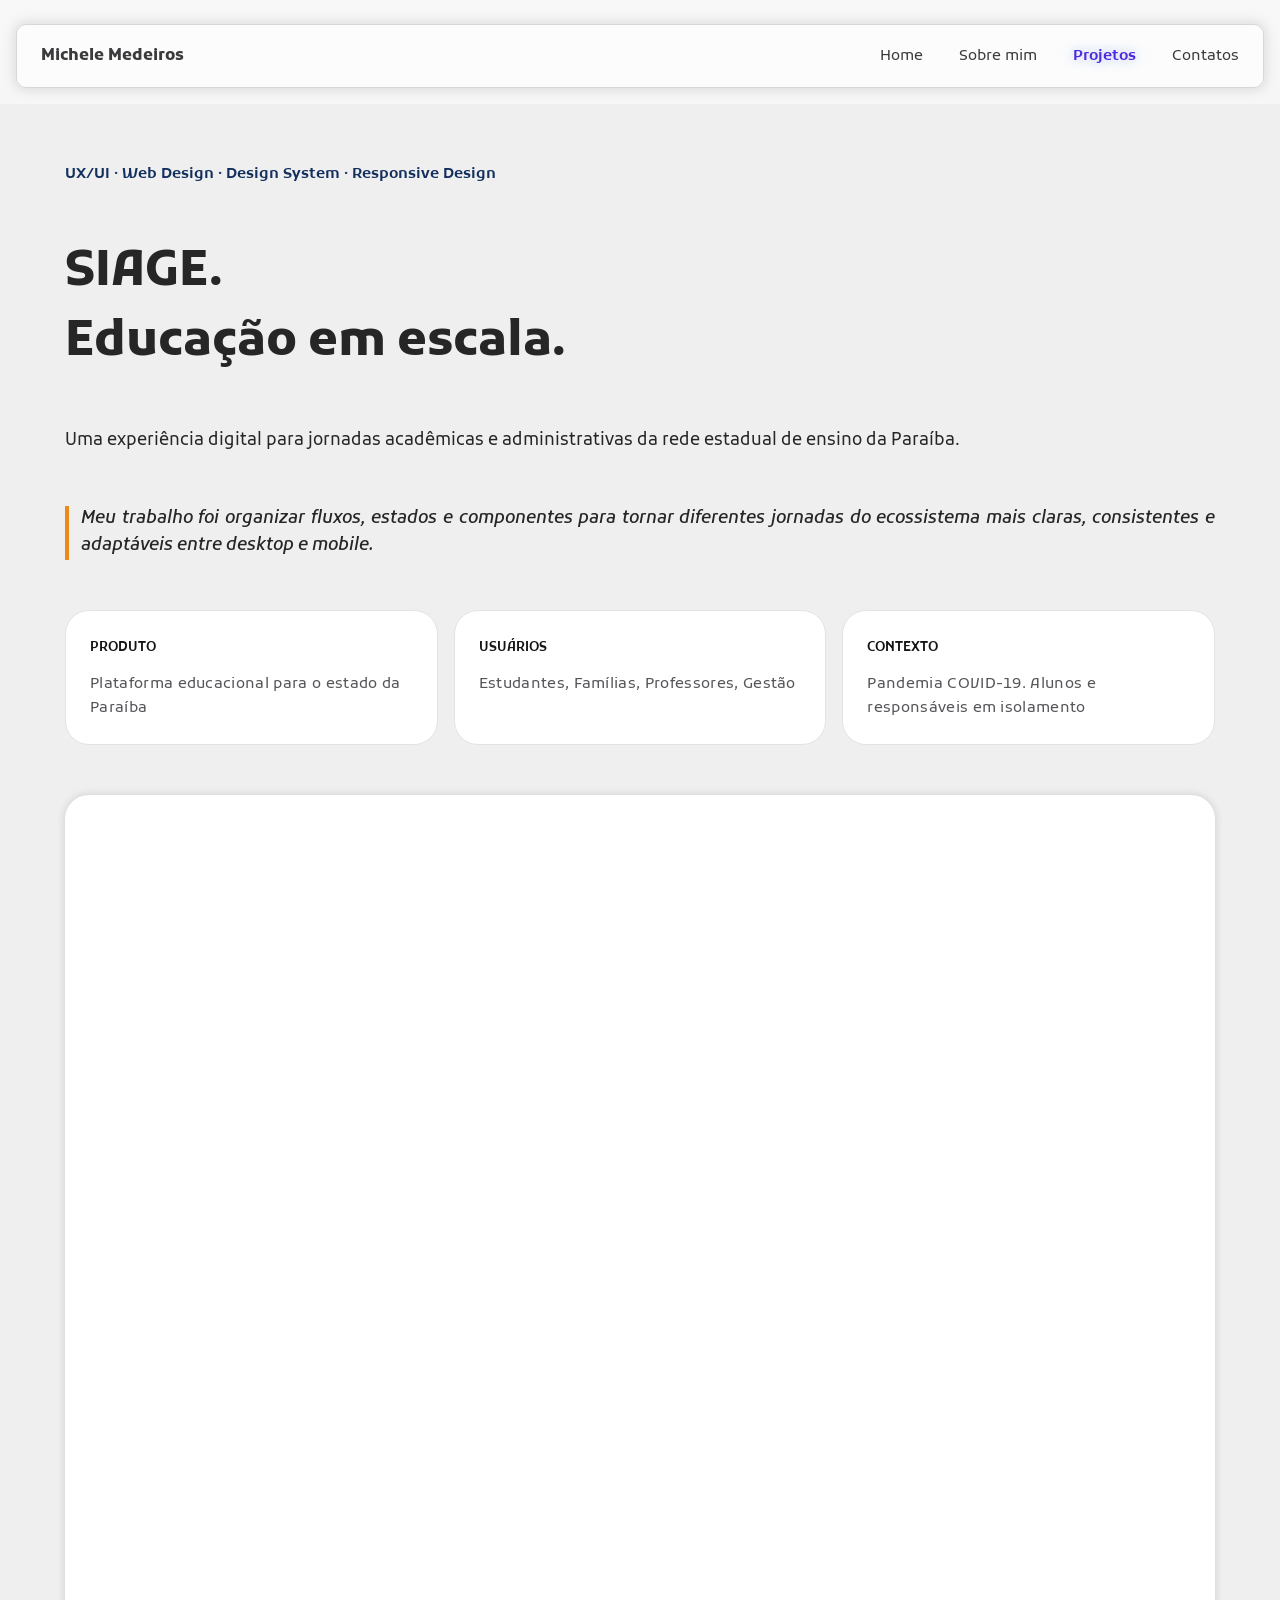
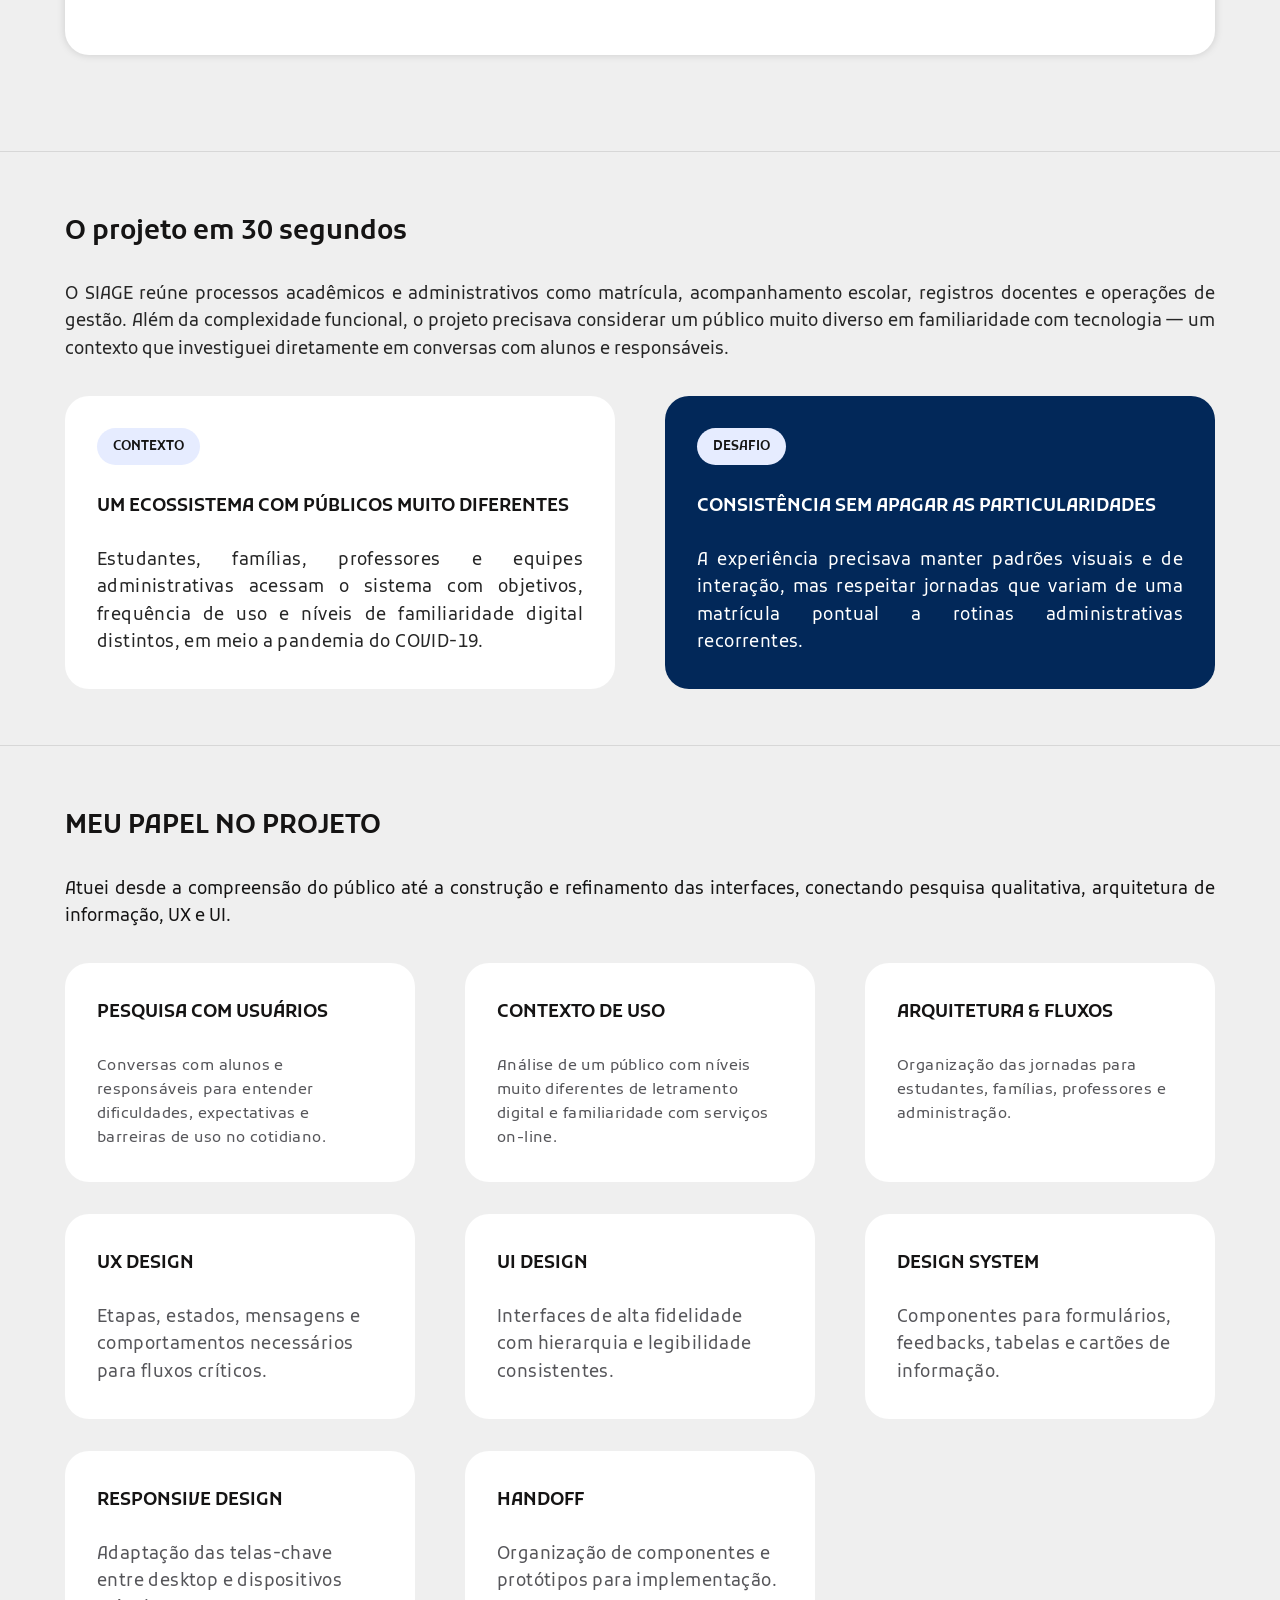
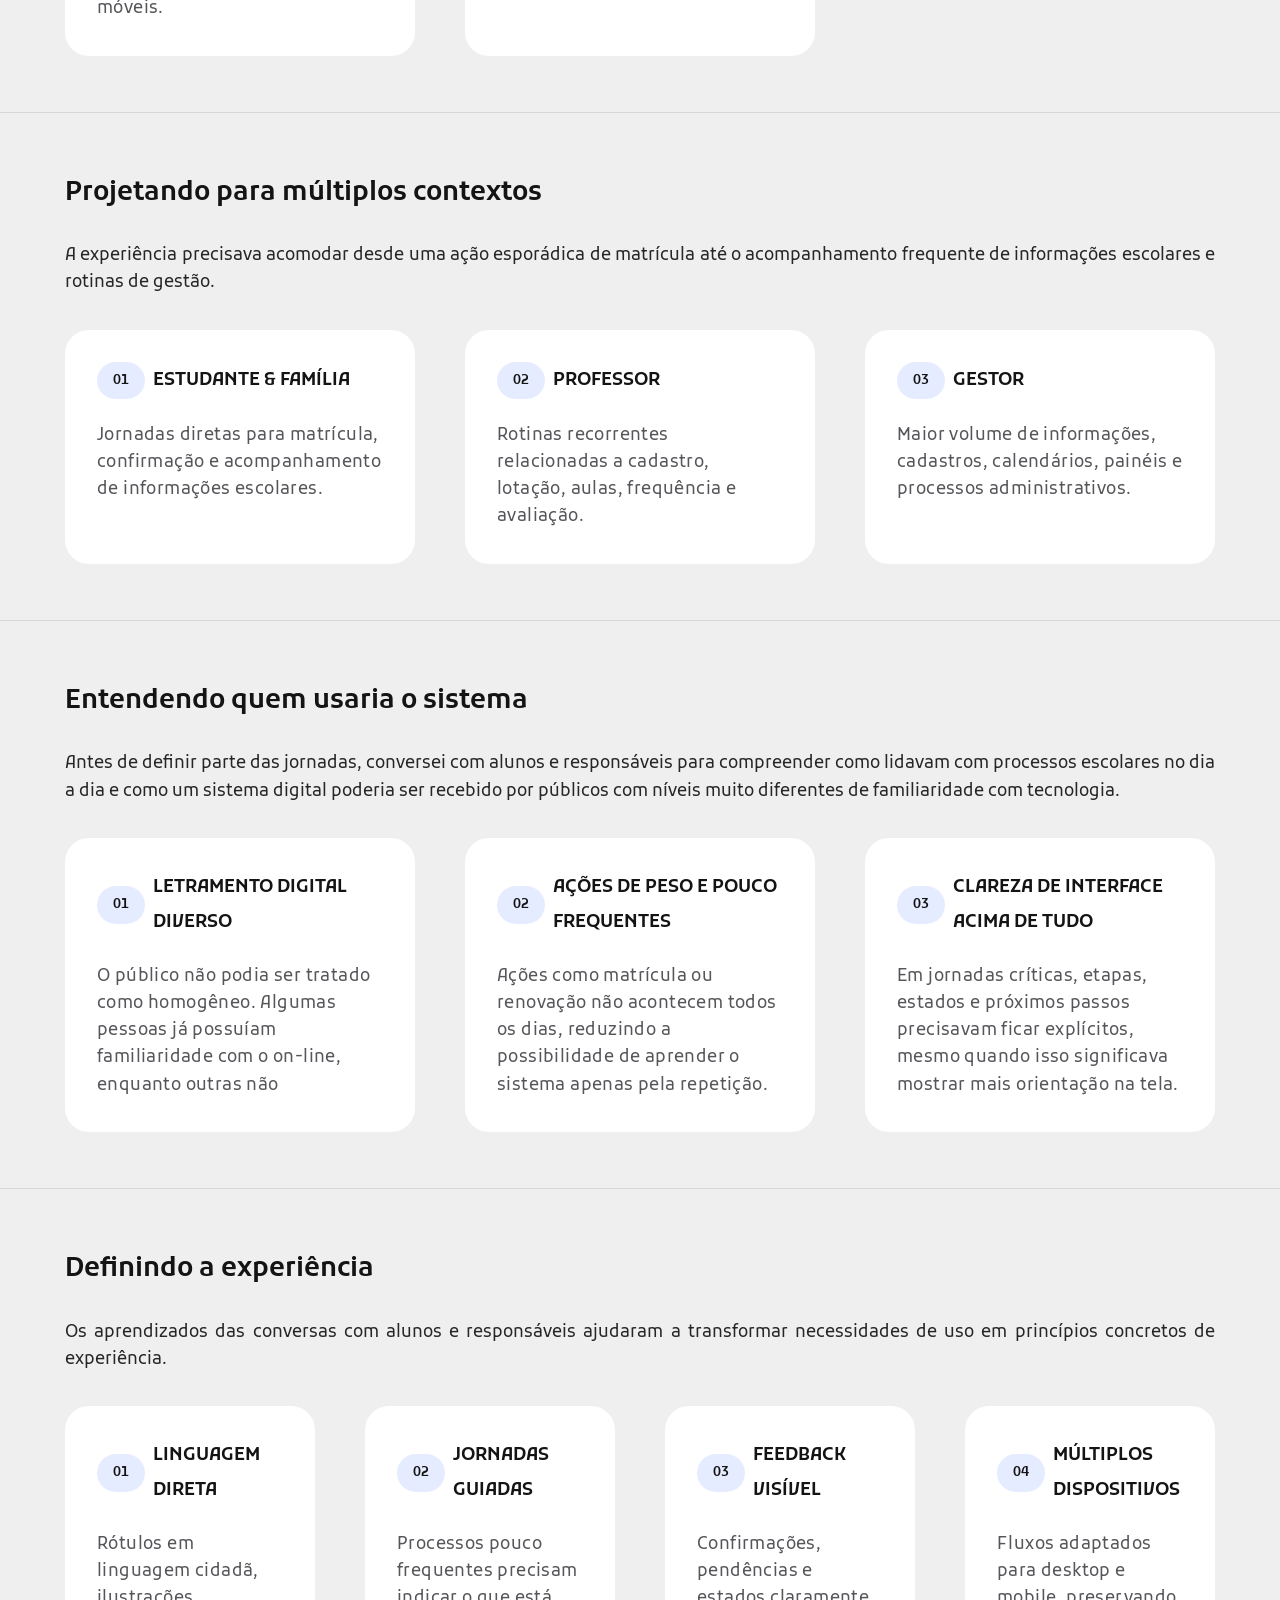
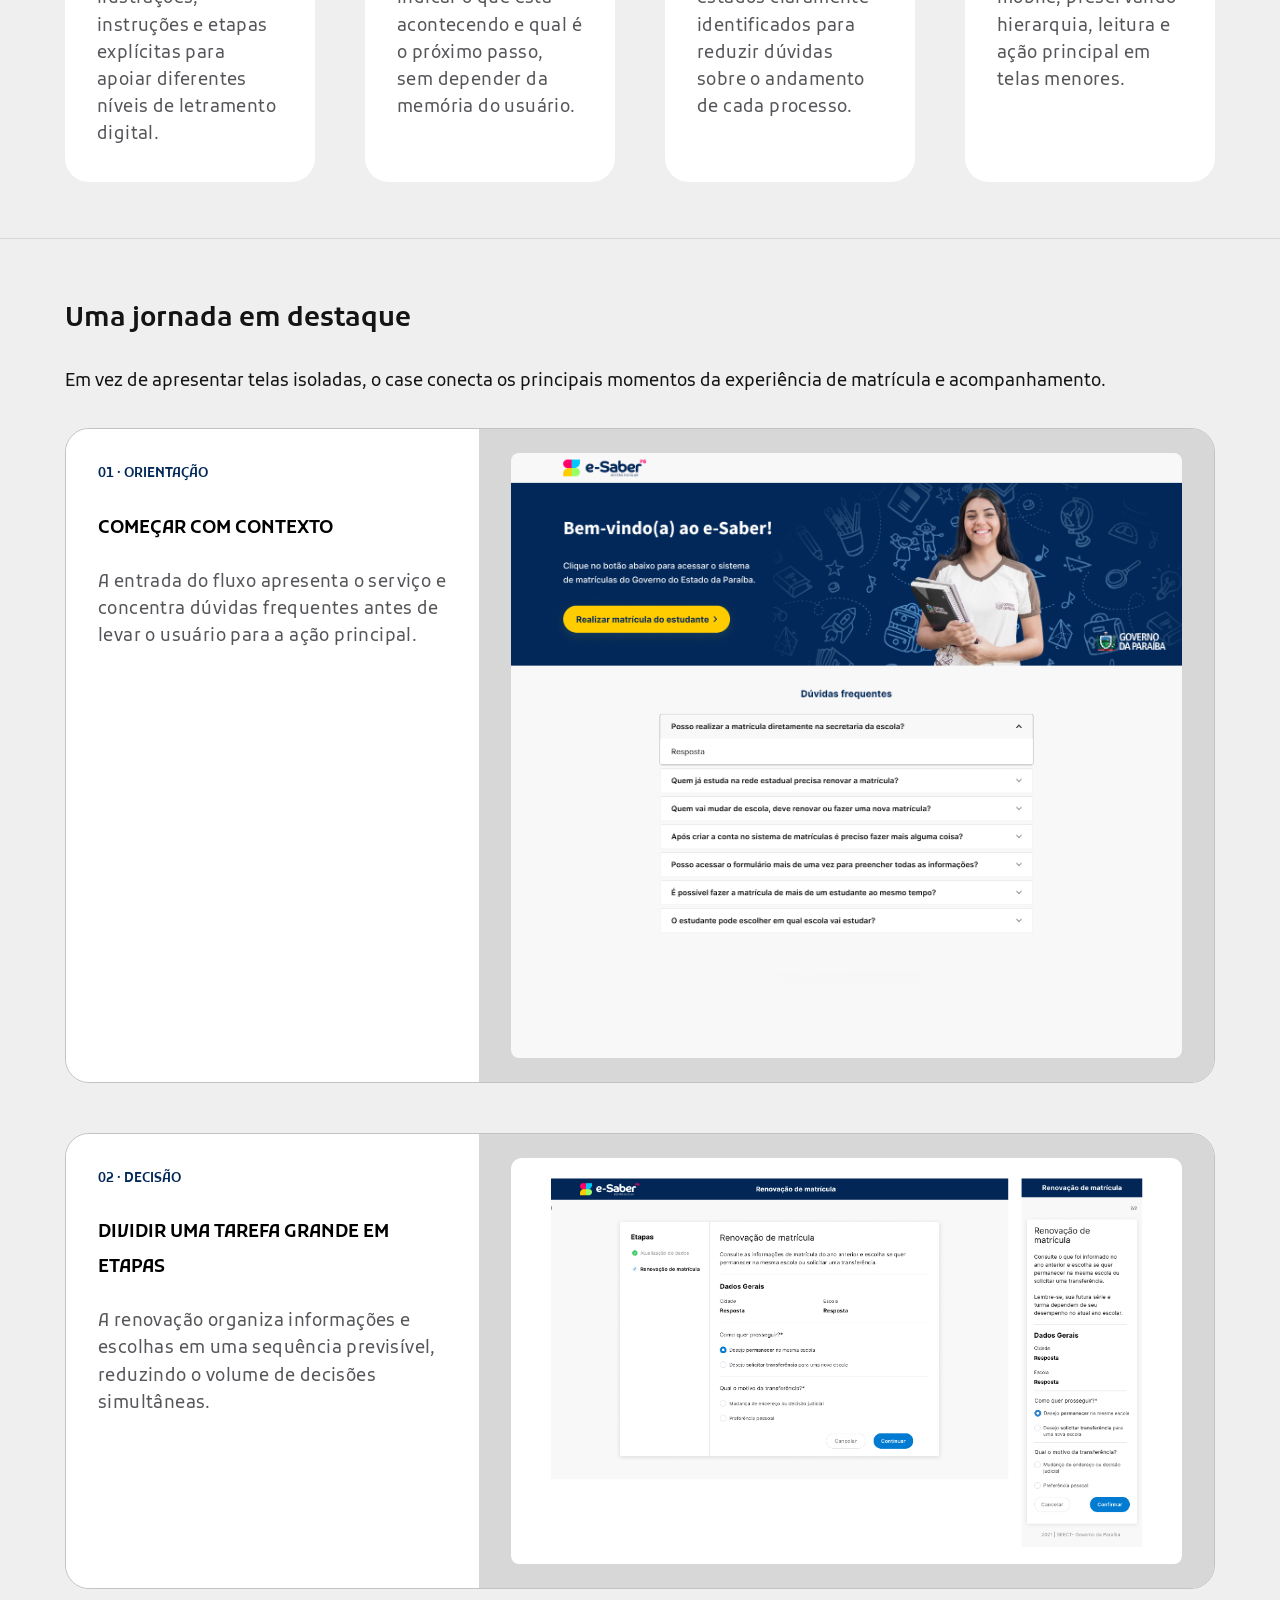
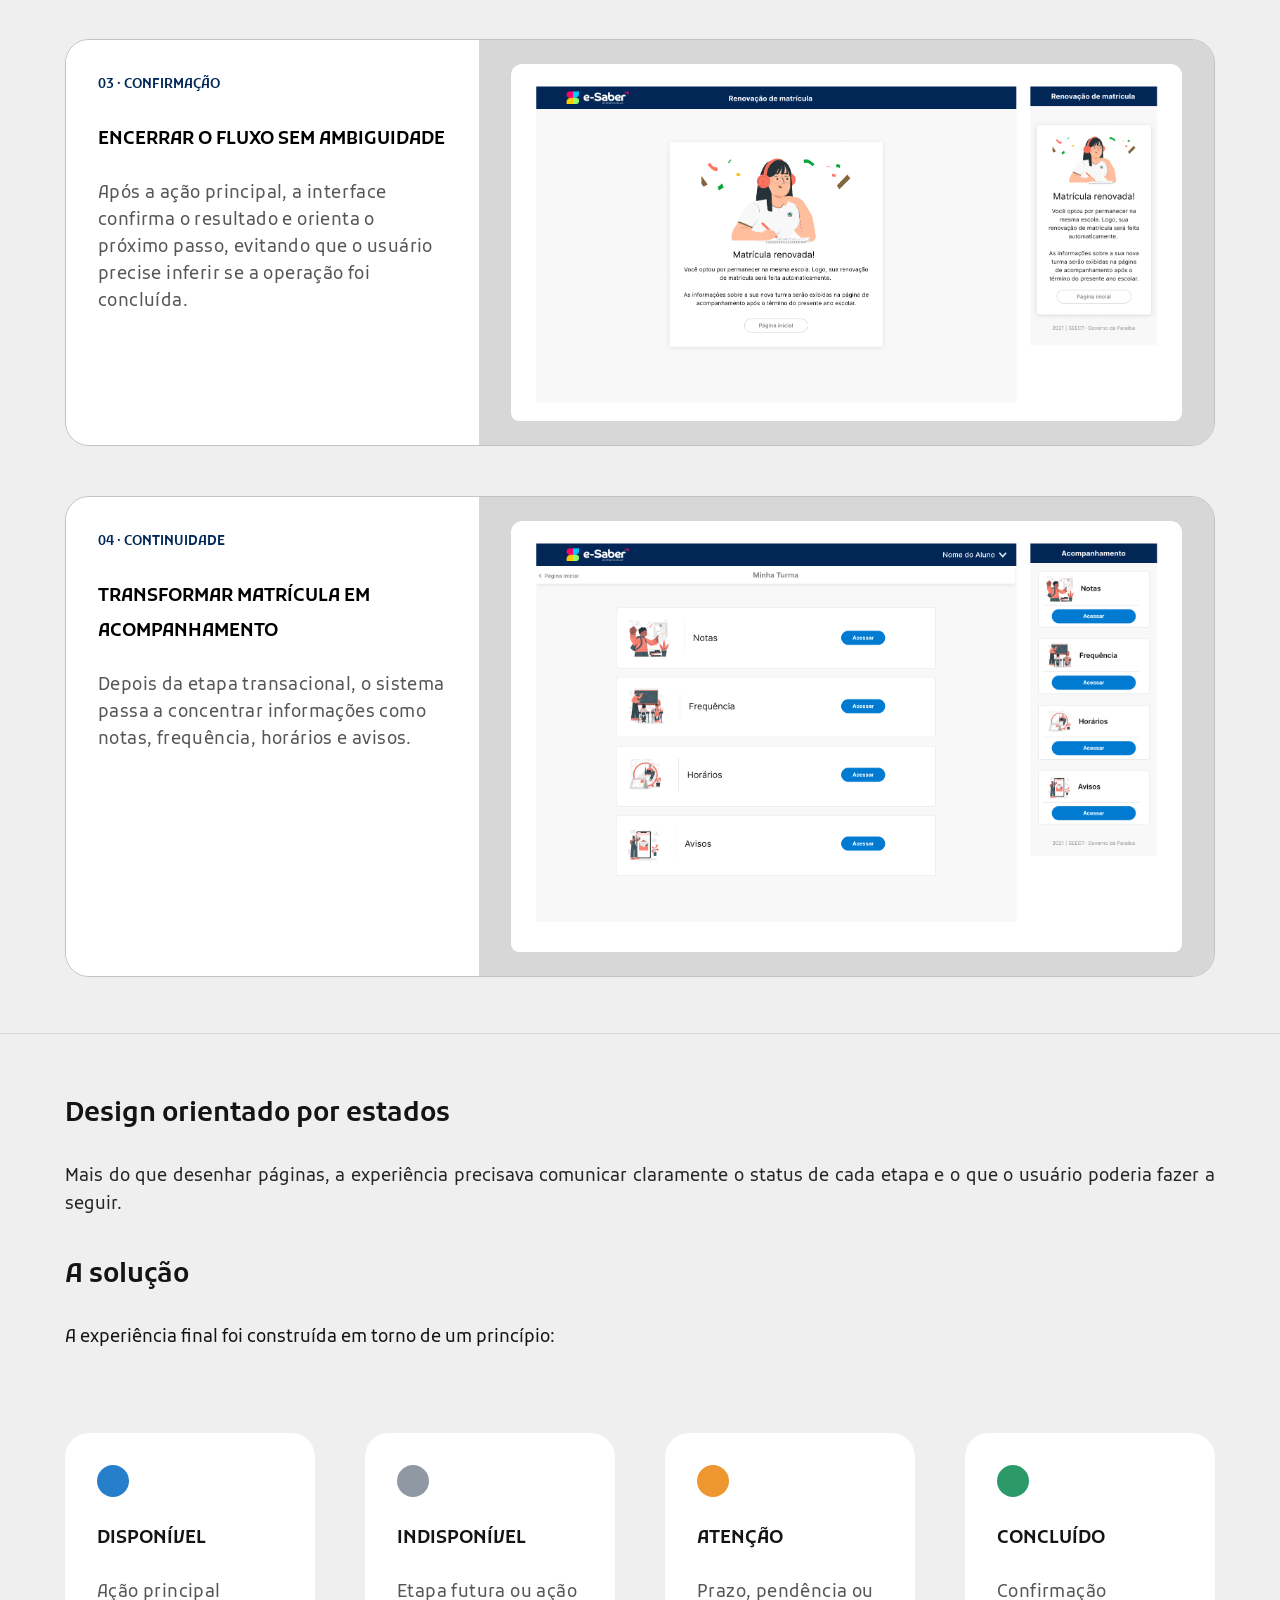
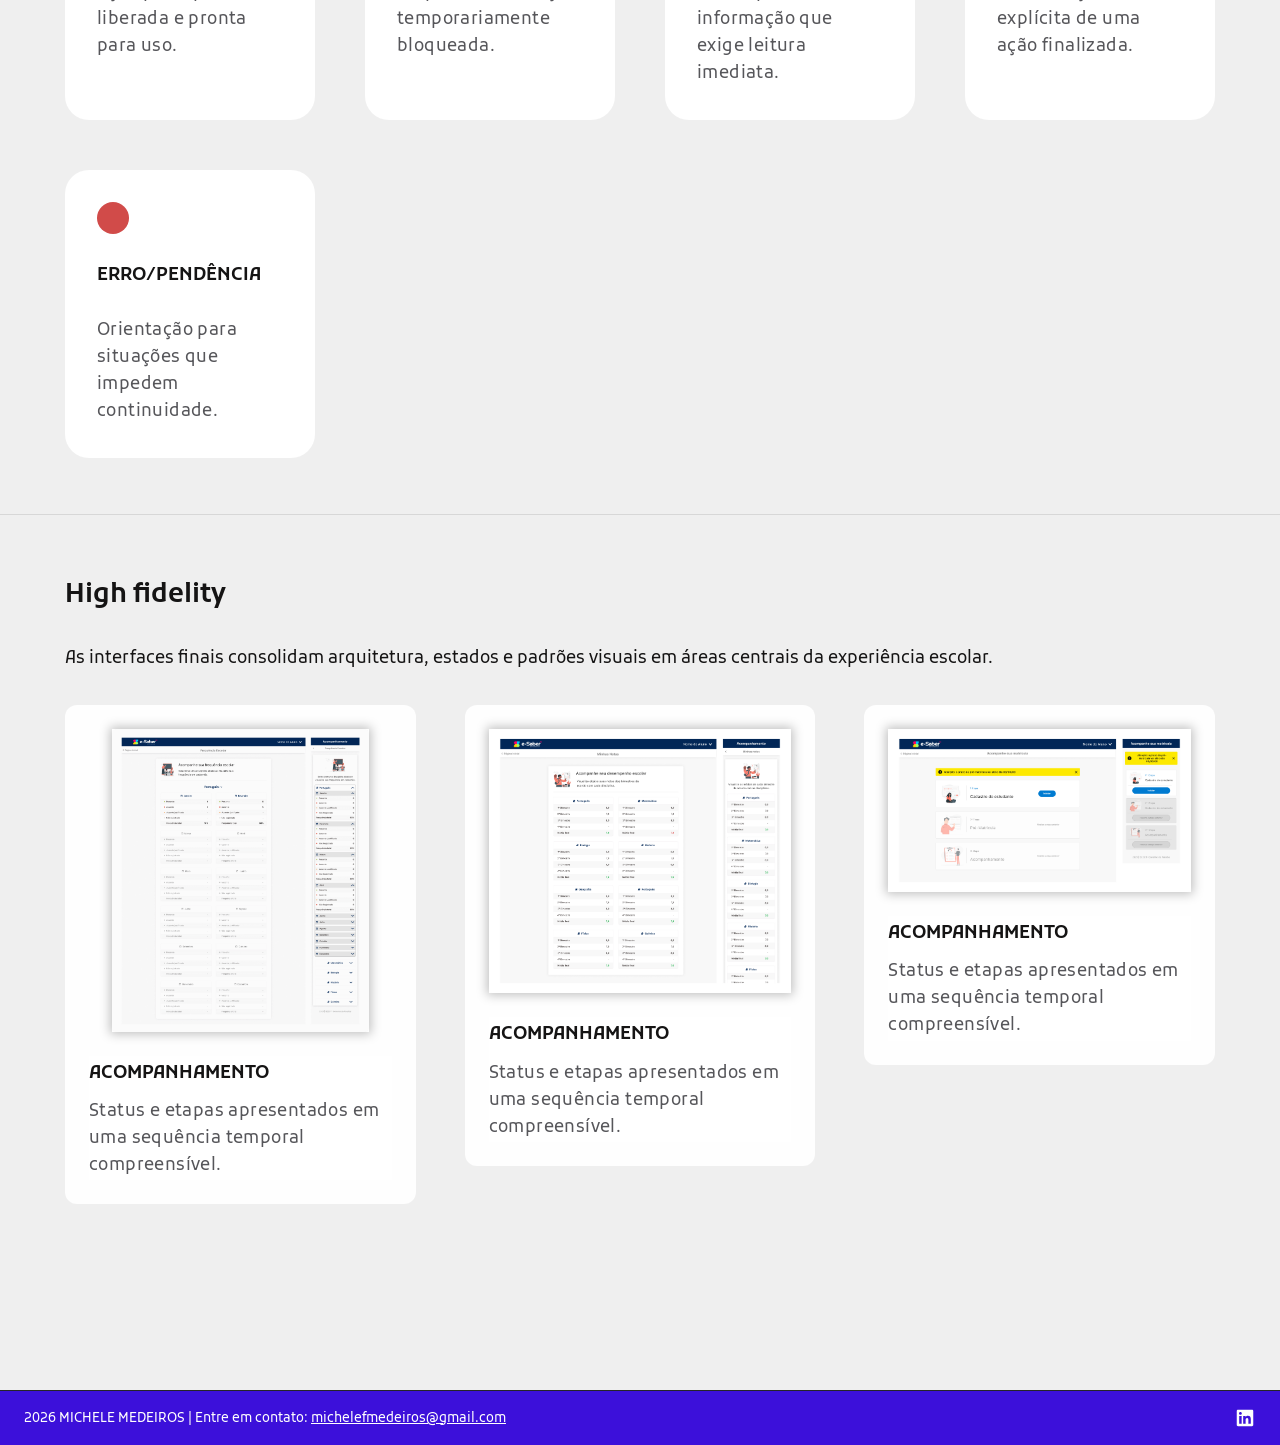
<file: projetos/siage.html>
<!doctype html>
<html lang="pt-BR">
<head>
  <meta charset="UTF-8">
  <meta name="viewport" content="width=device-width, initial-scale=1.0">
  <title>SIAGE — Case Study | Michele Medeiros</title>
  <meta name="description" content="SIAGE: experiência digital para jornadas acadêmicas e administrativas da rede estadual de ensino da Paraíba.">
  <link rel="preconnect" href="https://fonts.googleapis.com">
  <link rel="preconnect" href="https://fonts.gstatic.com" crossorigin>
  <link href="https://fonts.googleapis.com/css2?family=Kufam:ital,wght@0,400;0,500;0,600;0,700;0,900;1,400;1,500;1,600&display=swap" rel="stylesheet">
  <link rel="stylesheet" href="../css/style.css?v=24">
  <link rel="stylesheet" href="../css/case-study.css?v=50">
  <link rel="stylesheet" href="../css/siage.css?v=16">
</head>
<body class="page-siage">

  <header class="navbar-wrap">
    <nav class="navbar container" aria-label="Navegação principal">
      <a href="../index.html" class="navbar__brand">Michele Medeiros</a>
      <button class="navbar__toggle" id="navToggle" aria-label="Abrir menu" aria-expanded="false" aria-controls="navLinks">
        <span></span><span></span><span></span>
      </button>
      <div class="navbar__links" id="navLinks">
        <a href="../index.html">Home</a>
        <a href="../sobre-mim.html">Sobre mim</a>
        <a href="../projetos.html" class="is-active">Projetos</a>
        <a href="../contatos.html">Contatos</a>
      </div>
    </nav>
  </header>

  <main class="cs-page">

    <!-- Hero -->
    <section class="cs-section siage-hero-section" id="contexto">
      <div class="siage-hero">
        <div class="siage-hero__main">
          <p class="siage-hero__kicker">UX/UI · Web Design · Design System · Responsive Design</p>
          <h1 class="siage-hero__title">SIAGE.<br>Educação em escala.</h1>
          <p class="siage-hero__desc">Uma experiência digital para jornadas acadêmicas e administrativas da rede estadual de ensino da Paraíba.</p>
          <p class="siage-hero__quote">Meu trabalho foi organizar fluxos, estados e componentes para tornar diferentes jornadas do ecossistema mais claras, consistentes e adaptáveis entre desktop e mobile.</p>
          <div class="siage-facts">
            <div class="siage-fact">
              <p class="siage-fact__label">Produto</p>
              <p class="siage-fact__text">Plataforma educacional para o estado da Paraíba</p>
            </div>
            <div class="siage-fact">
              <p class="siage-fact__label">Usuários</p>
              <p class="siage-fact__text">Estudantes, Famílias, Professores, Gestão</p>
            </div>
            <div class="siage-fact">
              <p class="siage-fact__label">Contexto</p>
              <p class="siage-fact__text">Pandemia COVID-19. Alunos e responsáveis em isolamento</p>
            </div>
          </div>
        </div>
        <div class="siage-hero__aside">
          <div class="siage-hero__frame">
            <picture>
              <source media="(min-width: 500px) and (max-width: 1250px)" srcset="../assets/images/siage/hero-tablet.png">
              <source media="(max-width: 499px)" srcset="../assets/images/siage/hero-mobile.png">
              <img class="siage-hero__img" src="../assets/images/siage/usuarios-novo.png" alt="Tela de matrícula do SIAGE com a seção de dúvidas frequentes">
            </picture>
          </div>
        </div>
      </div>
    </section>

    <!-- O projeto em 30 segundos -->
    <section class="cs-section">
      <div class="cs-section__inner siage-intro">
        <div class="cs-section__head">
          <h2 class="siage-section-title">O projeto em 30 segundos</h2>
          <p class="siage-section-desc">O SIAGE reúne processos acadêmicos e administrativos como matrícula, acompanhamento escolar, registros docentes e operações de gestão. Além da complexidade funcional, o projeto precisava considerar um público muito diverso em familiaridade com tecnologia — um contexto que investiguei diretamente em conversas com alunos e responsáveis.</p>
        </div>
        <div class="siage-cards">
          <article class="siage-card">
            <span class="siage-pill">Contexto</span>
            <h3 class="siage-card__title">Um ecossistema com públicos muito diferentes</h3>
            <p class="siage-card__text">Estudantes, famílias, professores e equipes administrativas acessam o sistema com objetivos, frequência de uso e níveis de familiaridade digital distintos, em meio a pandemia do COVID-19.</p>
          </article>
          <article class="siage-card siage-card--dark">
            <span class="siage-pill">Desafio</span>
            <h3 class="siage-card__title">Consistência sem apagar as particularidades</h3>
            <p class="siage-card__text">A experiência precisava manter padrões visuais e de interação, mas respeitar jornadas que variam de uma matrícula pontual a rotinas administrativas recorrentes.</p>
          </article>
        </div>
      </div>
    </section>

    <!-- Meu papel no projeto -->
    <section class="cs-section">
      <div class="cs-section__inner siage-role">
        <div class="siage-role__head">
          <h2 class="siage-role__title">Meu papel no projeto</h2>
          <p class="siage-role__desc">Atuei desde a compreensão do público até a construção e refinamento das interfaces, conectando pesquisa qualitativa, arquitetura de informação, UX e UI.</p>
        </div>
        <div class="siage-role__grid">
          <article class="siage-role__card">
            <h3 class="siage-role__card-title">Pesquisa com usuários</h3>
            <p class="siage-role__card-text">Conversas com alunos e responsáveis para entender dificuldades, expectativas e barreiras de uso no cotidiano.</p>
          </article>
          <article class="siage-role__card">
            <h3 class="siage-role__card-title">Contexto de uso</h3>
            <p class="siage-role__card-text">Análise de um público com níveis muito diferentes de letramento digital e familiaridade com serviços on-line.</p>
          </article>
          <article class="siage-role__card">
            <h3 class="siage-role__card-title">Arquitetura &amp; Fluxos</h3>
            <p class="siage-role__card-text">Organização das jornadas para estudantes, famílias, professores e administração.</p>
          </article>
          <article class="siage-role__card">
            <h3 class="siage-role__card-title">UX Design</h3>
            <p class="siage-role__card-text">Etapas, estados, mensagens e comportamentos necessários para fluxos críticos.</p>
          </article>
          <article class="siage-role__card">
            <h3 class="siage-role__card-title">UI Design</h3>
            <p class="siage-role__card-text">Interfaces de alta fidelidade com hierarquia e legibilidade consistentes.</p>
          </article>
          <article class="siage-role__card">
            <h3 class="siage-role__card-title">Design System</h3>
            <p class="siage-role__card-text">Componentes para formulários, feedbacks, tabelas e cartões de informação.</p>
          </article>
          <article class="siage-role__card">
            <h3 class="siage-role__card-title">Responsive Design</h3>
            <p class="siage-role__card-text">Adaptação das telas-chave entre desktop e dispositivos móveis.</p>
          </article>
          <article class="siage-role__card">
            <h3 class="siage-role__card-title">Handoff</h3>
            <p class="siage-role__card-text">Organização de componentes e protótipos para implementação.</p>
          </article>
        </div>
      </div>
    </section>

    <!-- Projetando para múltiplos contextos -->
    <section class="cs-section">
      <div class="cs-section__inner siage-intro">
        <div class="cs-section__head">
          <h2 class="siage-section-title">Projetando para múltiplos contextos</h2>
          <p class="siage-section-desc">A experiência precisava acomodar desde uma ação esporádica de matrícula até o acompanhamento frequente de informações escolares e rotinas de gestão.</p>
        </div>
        <div class="siage-steps">
          <article class="siage-step">
            <div class="siage-step__head">
              <span class="siage-step__num">01</span>
              <h3 class="siage-step__title siage-step__title--lg">Estudante &amp; família</h3>
            </div>
            <p class="siage-step__text">Jornadas diretas para matrícula, confirmação e acompanhamento de informações escolares.</p>
          </article>
          <article class="siage-step">
            <div class="siage-step__head">
              <span class="siage-step__num">02</span>
              <h3 class="siage-step__title siage-step__title--lg">Professor</h3>
            </div>
            <p class="siage-step__text">Rotinas recorrentes relacionadas a cadastro, lotação, aulas, frequência e avaliação.</p>
          </article>
          <article class="siage-step">
            <div class="siage-step__head">
              <span class="siage-step__num">03</span>
              <h3 class="siage-step__title siage-step__title--lg">Gestor</h3>
            </div>
            <p class="siage-step__text">Maior volume de informações, cadastros, calendários, painéis e processos administrativos.</p>
          </article>
        </div>
      </div>
    </section>

    <!-- Entendendo quem usaria o sistema -->
    <section class="cs-section">
      <div class="cs-section__inner siage-intro">
        <div class="cs-section__head">
          <h2 class="siage-section-title">Entendendo quem usaria o sistema</h2>
          <p class="siage-section-desc">Antes de definir parte das jornadas, conversei com alunos e responsáveis para compreender como lidavam com processos escolares no dia a dia e como um sistema digital poderia ser recebido por públicos com níveis muito diferentes de familiaridade com tecnologia.</p>
        </div>
        <div class="siage-steps">
          <article class="siage-step">
            <div class="siage-step__head">
              <span class="siage-step__num">01</span>
              <h3 class="siage-step__title">Letramento digital diverso</h3>
            </div>
            <p class="siage-step__text">O público não podia ser tratado como homogêneo. Algumas pessoas já possuíam familiaridade com o on-line, enquanto outras não</p>
          </article>
          <article class="siage-step">
            <div class="siage-step__head">
              <span class="siage-step__num">02</span>
              <h3 class="siage-step__title">Ações de peso e pouco frequentes</h3>
            </div>
            <p class="siage-step__text">Ações como matrícula ou renovação não acontecem todos os dias, reduzindo a possibilidade de aprender o sistema apenas pela repetição.</p>
          </article>
          <article class="siage-step">
            <div class="siage-step__head">
              <span class="siage-step__num">03</span>
              <h3 class="siage-step__title">Clareza de interface acima de tudo</h3>
            </div>
            <p class="siage-step__text">Em jornadas críticas, etapas, estados e próximos passos precisavam ficar explícitos, mesmo quando isso significava mostrar mais orientação na tela.</p>
          </article>
        </div>
      </div>
    </section>

    <!-- Definindo a experiência -->
    <section class="cs-section">
      <div class="cs-section__inner siage-intro">
        <div class="cs-section__head">
          <h2 class="siage-section-title">Definindo a experiência</h2>
          <p class="siage-section-desc">Os aprendizados das conversas com alunos e responsáveis ajudaram a transformar necessidades de uso em princípios concretos de experiência.</p>
        </div>
        <div class="siage-steps siage-steps--grid">
          <article class="siage-step">
            <div class="siage-step__head">
              <span class="siage-step__num">01</span>
              <h3 class="siage-step__title">Linguagem direta</h3>
            </div>
            <p class="siage-step__text">Rótulos em linguagem cidadã, ilustrações, instruções e etapas explícitas para apoiar diferentes níveis de letramento digital.</p>
          </article>
          <article class="siage-step">
            <div class="siage-step__head">
              <span class="siage-step__num">02</span>
              <h3 class="siage-step__title">Jornadas guiadas</h3>
            </div>
            <p class="siage-step__text">Processos pouco frequentes precisam indicar o que está acontecendo e qual é o próximo passo, sem depender da memória do usuário.</p>
          </article>
          <article class="siage-step">
            <div class="siage-step__head">
              <span class="siage-step__num">03</span>
              <h3 class="siage-step__title">Feedback visível</h3>
            </div>
            <p class="siage-step__text">Confirmações, pendências e estados claramente identificados para reduzir dúvidas sobre o andamento de cada processo.</p>
          </article>
          <article class="siage-step">
            <div class="siage-step__head">
              <span class="siage-step__num">04</span>
              <h3 class="siage-step__title">Múltiplos dispositivos</h3>
            </div>
            <p class="siage-step__text">Fluxos adaptados para desktop e mobile, preservando hierarquia, leitura e ação principal em telas menores.</p>
          </article>
        </div>
      </div>
    </section>

    <!-- Uma jornada em destaque -->
    <section class="cs-section">
      <div class="cs-section__inner siage-intro">
        <div class="cs-section__head">
          <h2 class="siage-section-title">Uma jornada em destaque</h2>
          <p class="siage-journey__lead">Em vez de apresentar telas isoladas, o case conecta os principais momentos da experiência de matrícula e acompanhamento.</p>
        </div>

        <div class="siage-journey">
          <article class="siage-journey__step">
            <div class="siage-journey__text">
              <p class="siage-journey__label">01 · Orientação</p>
              <h3 class="siage-journey__title">Começar com contexto</h3>
              <p class="siage-journey__desc">A entrada do fluxo apresenta o serviço e concentra dúvidas frequentes antes de levar o usuário para a ação principal.</p>
            </div>
            <div class="siage-journey__screen" style="aspect-ratio: 1023 / 908;">
              <picture>
                <source media="(min-width: 500px) and (max-width: 1250px)" srcset="../assets/images/siage/jornada-tablet-01-orientacao.png">
              <source media="(max-width: 499px)" srcset="../assets/images/siage/jornada-mobile-01-orientacao.png">
                <img class="siage-journey__img" src="../assets/images/siage/jornada-01-orientacao.png" alt="Tela inicial da matrícula no e-Saber, com a seção de dúvidas frequentes">
              </picture>
            </div>
          </article>

          <article class="siage-journey__step">
            <div class="siage-journey__text">
              <p class="siage-journey__label">02 · Decisão</p>
              <h3 class="siage-journey__title">Dividir uma tarefa grande em etapas</h3>
              <p class="siage-journey__desc">A renovação organiza informações e escolhas em uma sequência previsível, reduzindo o volume de decisões simultâneas.</p>
            </div>
            <div class="siage-journey__screen" style="aspect-ratio: 1023 / 633;">
              <picture>
                <source media="(min-width: 500px) and (max-width: 1250px)" srcset="../assets/images/siage/jornada-tablet-02-decisao.png">
              <source media="(max-width: 499px)" srcset="../assets/images/siage/jornada-mobile-02-decisao.png">
                <img class="siage-journey__img" src="../assets/images/siage/jornada-02-decisao.png" alt="Tela de renovação de matrícula dividida em etapas, nas versões desktop e mobile">
              </picture>
            </div>
          </article>

          <article class="siage-journey__step">
            <div class="siage-journey__text">
              <p class="siage-journey__label">03 · Confirmação</p>
              <h3 class="siage-journey__title">Encerrar o fluxo sem ambiguidade</h3>
              <p class="siage-journey__desc">Após a ação principal, a interface confirma o resultado e orienta o próximo passo, evitando que o usuário precise inferir se a operação foi concluída.</p>
            </div>
            <div class="siage-journey__screen" style="aspect-ratio: 1023 / 564;">
              <picture>
                <source media="(min-width: 500px) and (max-width: 1250px)" srcset="../assets/images/siage/jornada-tablet-03-confirmacao.png">
              <source media="(max-width: 499px)" srcset="../assets/images/siage/jornada-mobile-03-confirmacao.png">
                <img class="siage-journey__img" src="../assets/images/siage/jornada-03-confirmacao.png" alt="Tela de confirmação de matrícula renovada, nas versões desktop e mobile">
              </picture>
            </div>
          </article>

          <article class="siage-journey__step">
            <div class="siage-journey__text">
              <p class="siage-journey__label">04 · Continuidade</p>
              <h3 class="siage-journey__title">Transformar matrícula em acompanhamento</h3>
              <p class="siage-journey__desc">Depois da etapa transacional, o sistema passa a concentrar informações como notas, frequência, horários e avisos.</p>
            </div>
            <div class="siage-journey__screen" style="aspect-ratio: 1023 / 666;">
              <picture>
                <source media="(min-width: 500px) and (max-width: 1250px)" srcset="../assets/images/siage/jornada-tablet-04-continuidade.png">
              <source media="(max-width: 499px)" srcset="../assets/images/siage/jornada-mobile-04-continuidade.png">
                <img class="siage-journey__img siage-journey__img--top" src="../assets/images/siage/jornada-04-continuidade.png" alt="Tela da turma com acesso a notas, frequência, horários e avisos, nas versões desktop e mobile">
              </picture>
            </div>
          </article>
        </div>
      </div>
    </section>

    <!-- Design orientado por estados -->
    <section class="cs-section">
      <div class="cs-section__inner siage-intro">
        <div class="cs-section__head">
          <h2 class="siage-section-title">Design orientado por estados</h2>
          <p class="siage-section-desc">Mais do que desenhar páginas, a experiência precisava comunicar claramente o status de cada etapa e o que o usuário poderia fazer a seguir.</p>
        </div>

        <div class="siage-solution">
          <div class="cs-section__head">
            <h3 class="siage-section-title">A solução</h3>
            <p class="siage-solution-lead">A experiência final foi construída em torno de um princípio:</p>
          </div>
          <div class="siage-states">
            <article class="siage-state">
              <img class="siage-state__dot" src="../assets/images/siage/estado-disponivel.svg" alt="">
              <h4 class="siage-state__title">Disponível</h4>
              <p class="siage-state__text">Ação principal liberada e pronta para uso.</p>
            </article>
            <article class="siage-state">
              <img class="siage-state__dot" src="../assets/images/siage/estado-indisponivel.svg" alt="">
              <h4 class="siage-state__title">Indisponível</h4>
              <p class="siage-state__text">Etapa futura ou ação temporariamente bloqueada.</p>
            </article>
            <article class="siage-state">
              <img class="siage-state__dot" src="../assets/images/siage/estado-atencao.svg" alt="">
              <h4 class="siage-state__title">Atenção</h4>
              <p class="siage-state__text">Prazo, pendência ou informação que exige leitura imediata.</p>
            </article>
            <article class="siage-state">
              <img class="siage-state__dot" src="../assets/images/siage/estado-concluido.svg" alt="">
              <h4 class="siage-state__title">Concluído</h4>
              <p class="siage-state__text">Confirmação explícita de uma ação finalizada.</p>
            </article>
            <article class="siage-state">
              <img class="siage-state__dot" src="../assets/images/siage/estado-erro.svg" alt="">
              <h4 class="siage-state__title">Erro/pendência</h4>
              <p class="siage-state__text">Orientação para situações que impedem continuidade.</p>
            </article>
          </div>
        </div>
      </div>
    </section>

    <!-- High fidelity -->
    <section class="cs-section">
      <div class="cs-section__inner siage-intro">
        <div class="cs-section__head">
          <h2 class="siage-section-title">High fidelity</h2>
          <p class="siage-hifi__lead">As interfaces finais consolidam arquitetura, estados e padrões visuais em áreas centrais da experiência escolar.</p>
        </div>

        <div class="siage-hifi">
          <article class="siage-hifi__card">
            <div class="siage-hifi__shot" style="aspect-ratio: 1742 / 2048;">
              <picture>
                <source media="(min-width: 500px) and (max-width: 1250px)" srcset="../assets/images/siage/hifi-tablet-frequencia.png">
              <source media="(max-width: 499px)" srcset="../assets/images/siage/hifi-mobile-frequencia.png">
                <img class="siage-hifi__img" src="../assets/images/siage/hifi-frequencia.png" alt="Tela de acompanhamento de frequência do aluno no e-Saber">
              </picture>
            </div>
            <div class="siage-hifi__caption">
              <h3 class="siage-hifi__title">Acompanhamento</h3>
              <p class="siage-hifi__text">Status e etapas apresentados em uma sequência temporal compreensível.</p>
            </div>
          </article>

          <article class="siage-hifi__card">
            <div class="siage-hifi__shot" style="aspect-ratio: 1909 / 1667;">
              <picture>
                <source media="(min-width: 500px) and (max-width: 1250px)" srcset="../assets/images/siage/hifi-tablet-notas.png">
              <source media="(max-width: 499px)" srcset="../assets/images/siage/hifi-mobile-notas.png">
                <img class="siage-hifi__img" src="../assets/images/siage/hifi-notas.png" alt="Tela de acompanhamento de notas do aluno no e-Saber">
              </picture>
            </div>
            <div class="siage-hifi__caption">
              <h3 class="siage-hifi__title">Acompanhamento</h3>
              <p class="siage-hifi__text">Status e etapas apresentados em uma sequência temporal compreensível.</p>
            </div>
          </article>

          <article class="siage-hifi__card">
            <div class="siage-hifi__shot" style="aspect-ratio: 1909 / 1027;">
              <picture>
                <source media="(min-width: 500px) and (max-width: 1250px)" srcset="../assets/images/siage/hifi-tablet-acompanhamento-matricula.png">
              <source media="(max-width: 499px)" srcset="../assets/images/siage/hifi-mobile-acompanhamento-matricula.png">
                <img class="siage-hifi__img" src="../assets/images/siage/hifi-acompanhamento-matricula.png" alt="Tela de acompanhamento da matrícula do aluno no e-Saber">
              </picture>
            </div>
            <div class="siage-hifi__caption">
              <h3 class="siage-hifi__title">Acompanhamento</h3>
              <p class="siage-hifi__text">Status e etapas apresentados em uma sequência temporal compreensível.</p>
            </div>
          </article>
        </div>
      </div>
    </section>

  </main>

  <footer class="site-footer" id="contato">
    <div class="site-footer__inner">
      <p class="site-footer__text">2026 MICHELE MEDEIROS | Entre em contato: <a href="mailto:michelefmedeiros@gmail.com?subject=Contato%20via%20portf%C3%B3lio">michelefmedeiros@gmail.com</a></p>
      <a href="https://www.linkedin.com/in/michele-franca-medeiros/" target="_blank" rel="noopener"><img class="site-footer__icon" src="../assets/images/icons/linkedin-box-fill.svg" alt="LinkedIn"></a>
    </div>
  </footer>

  <script src="../js/main.js"></script>
</body>
</html>
</file>
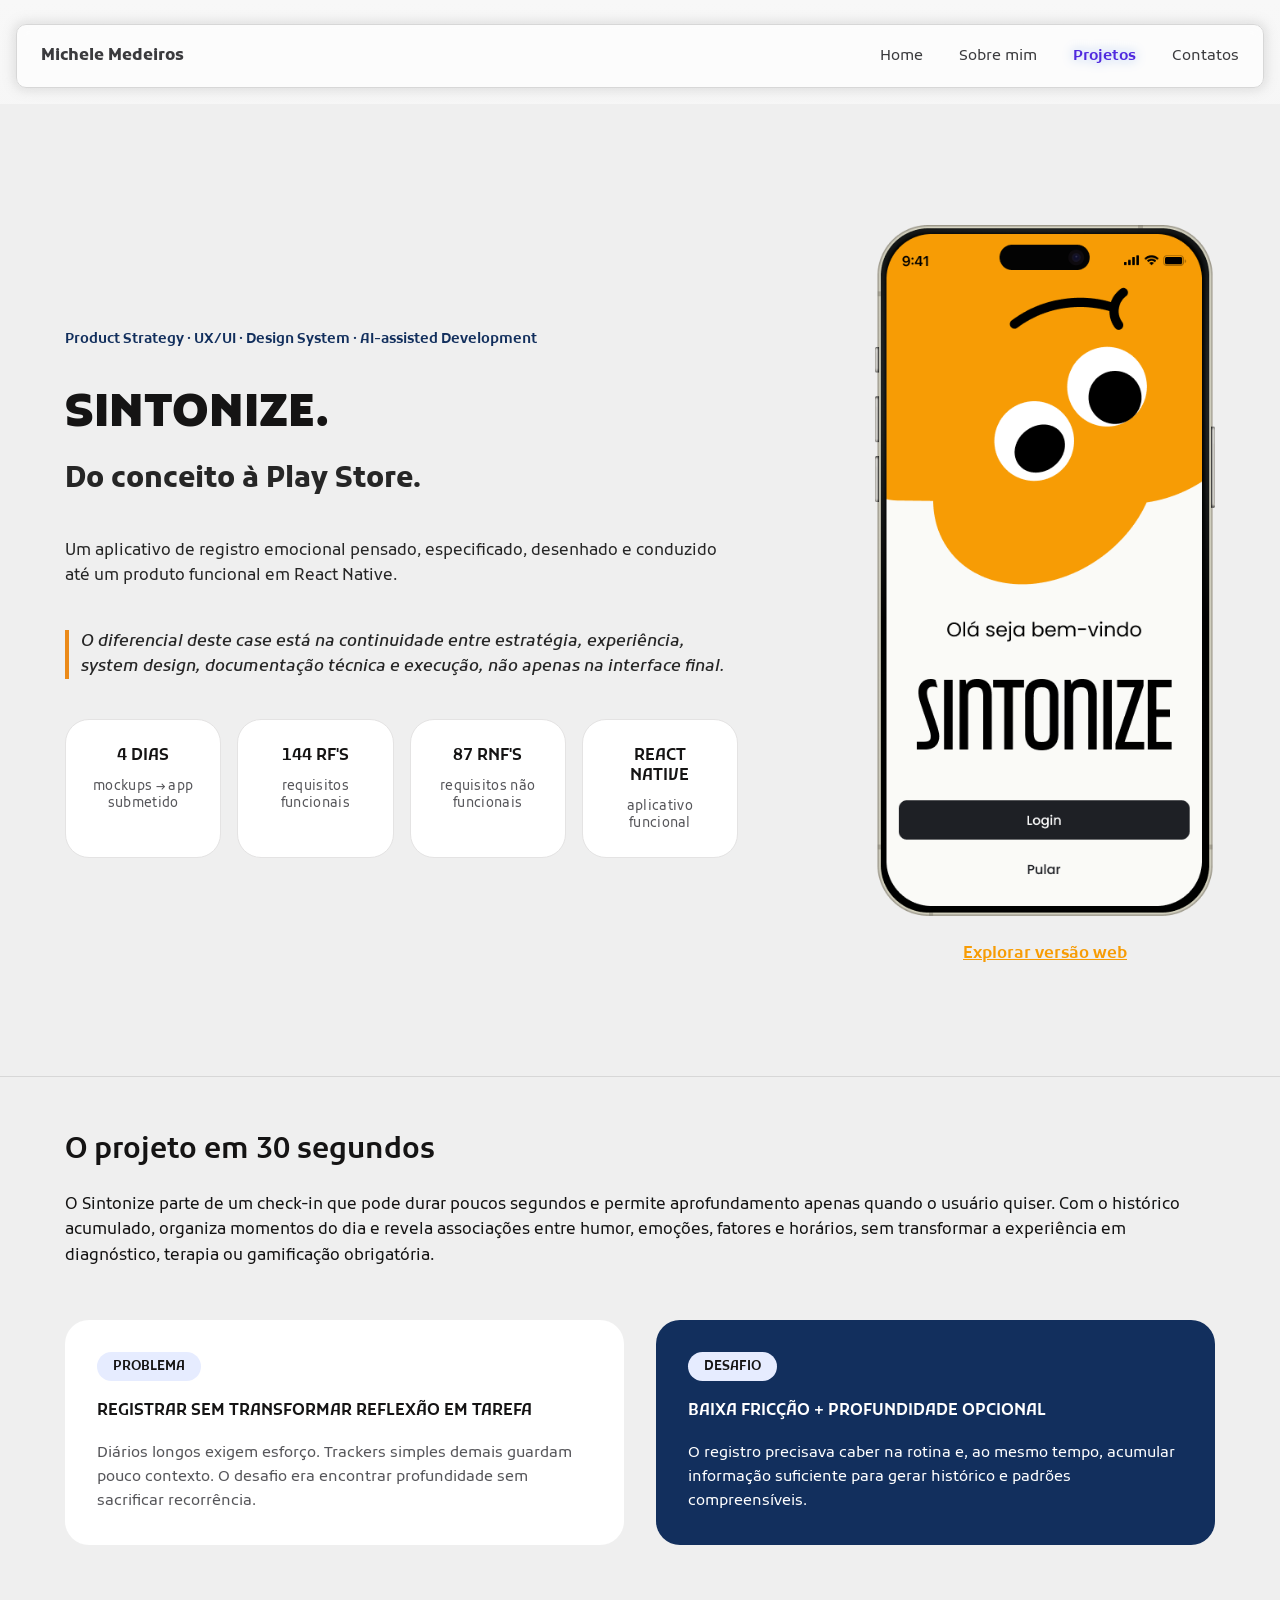
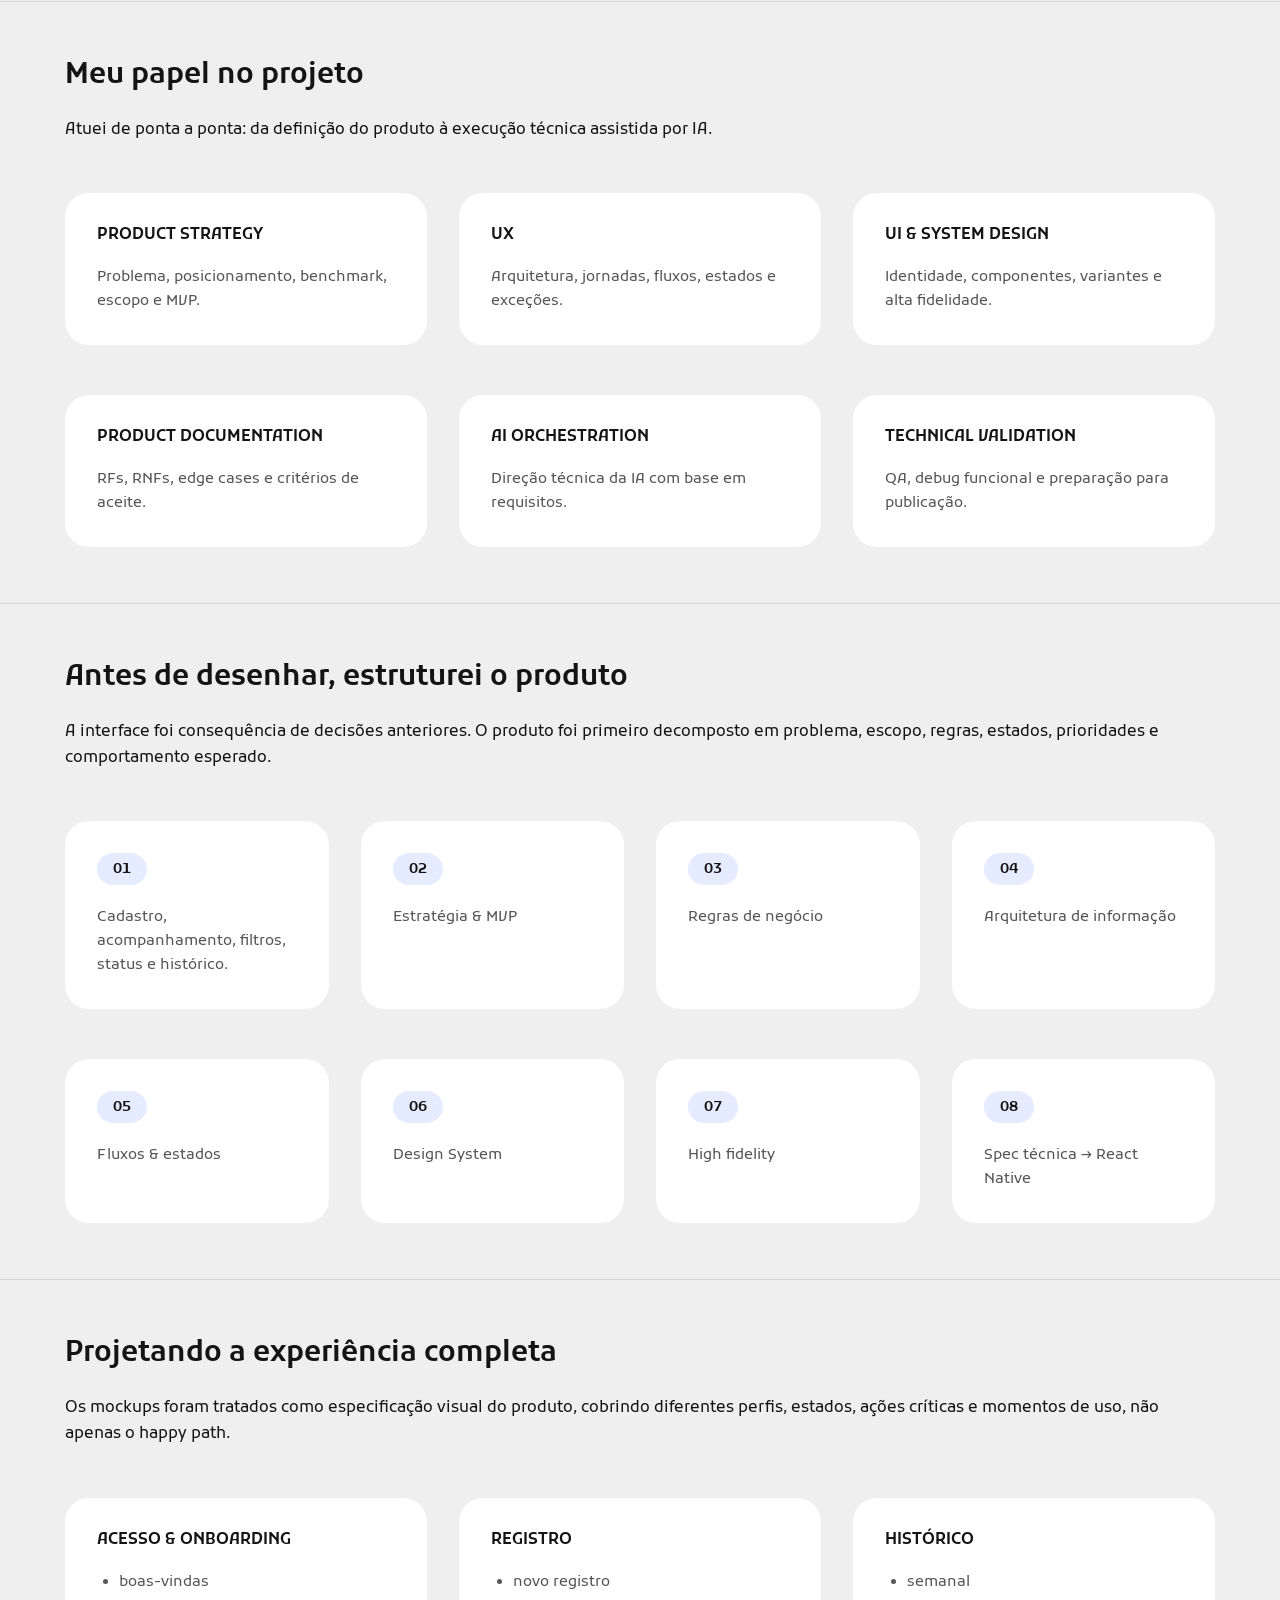
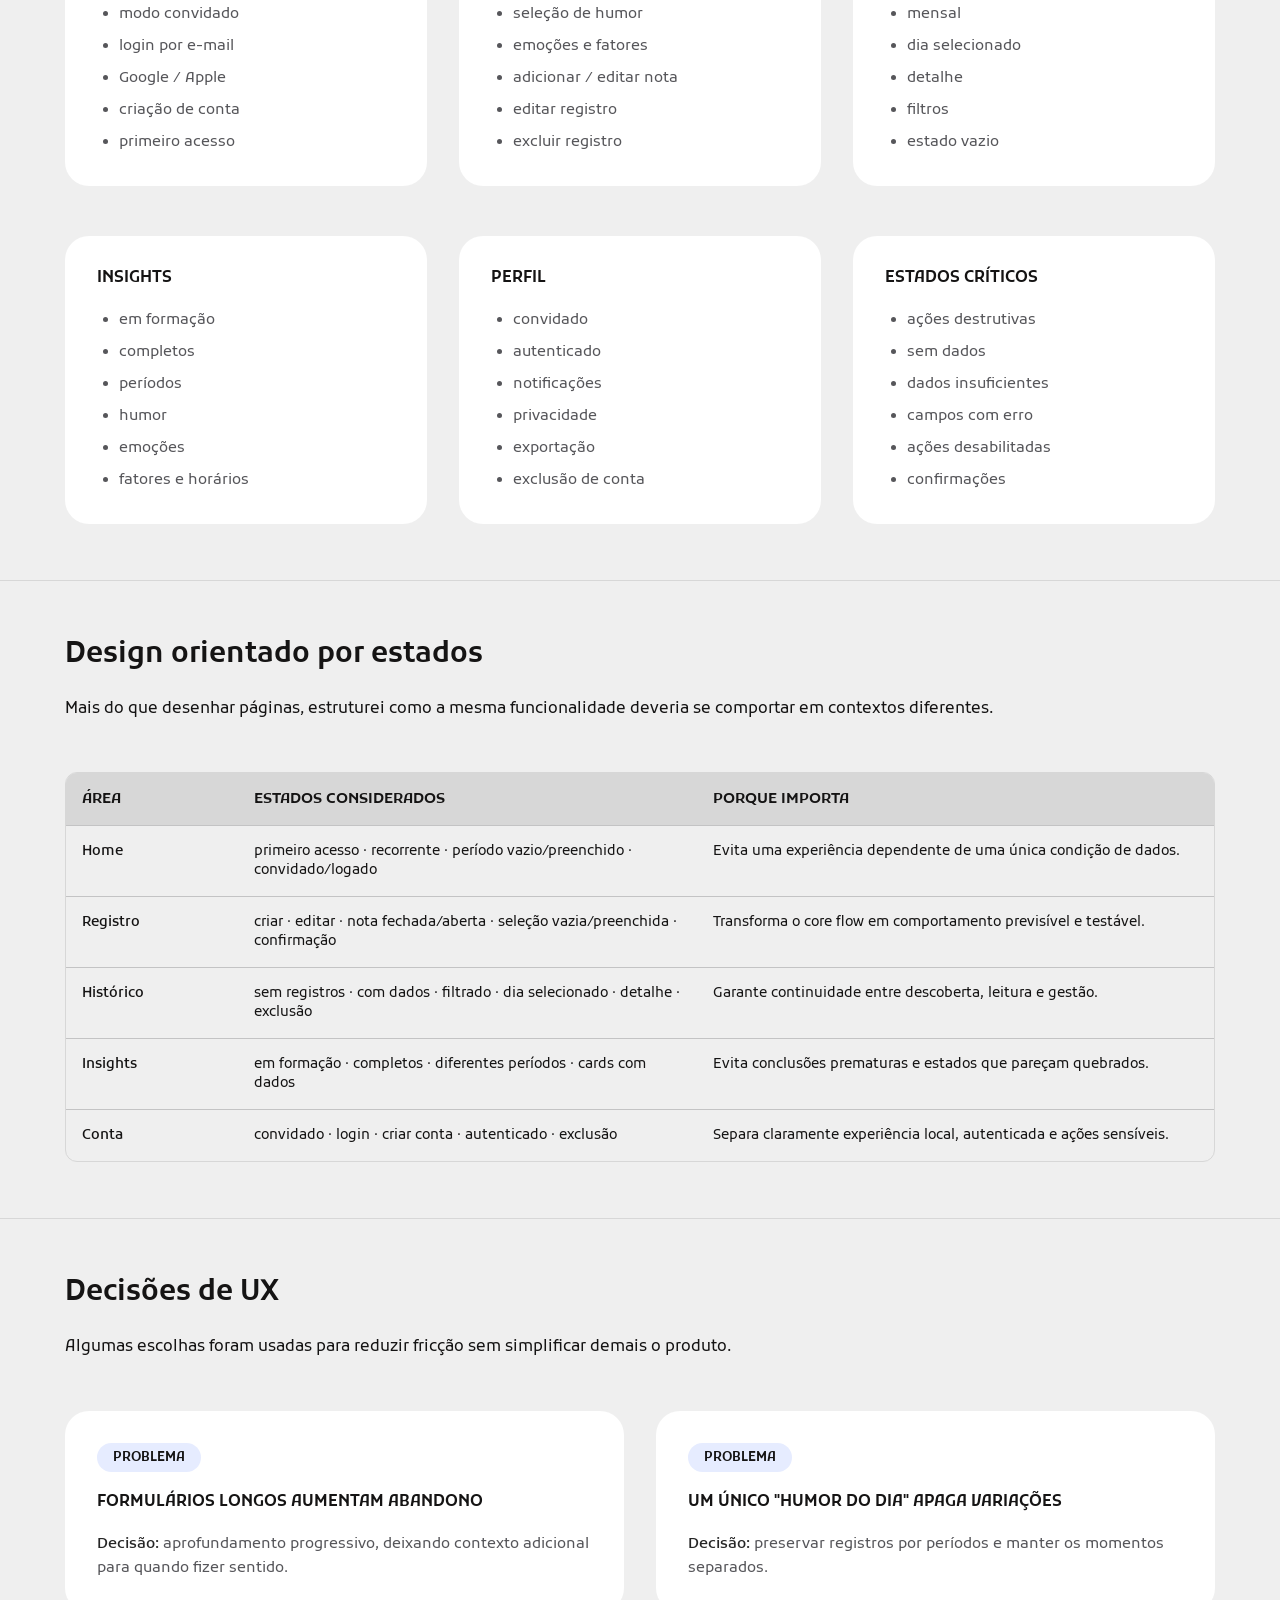
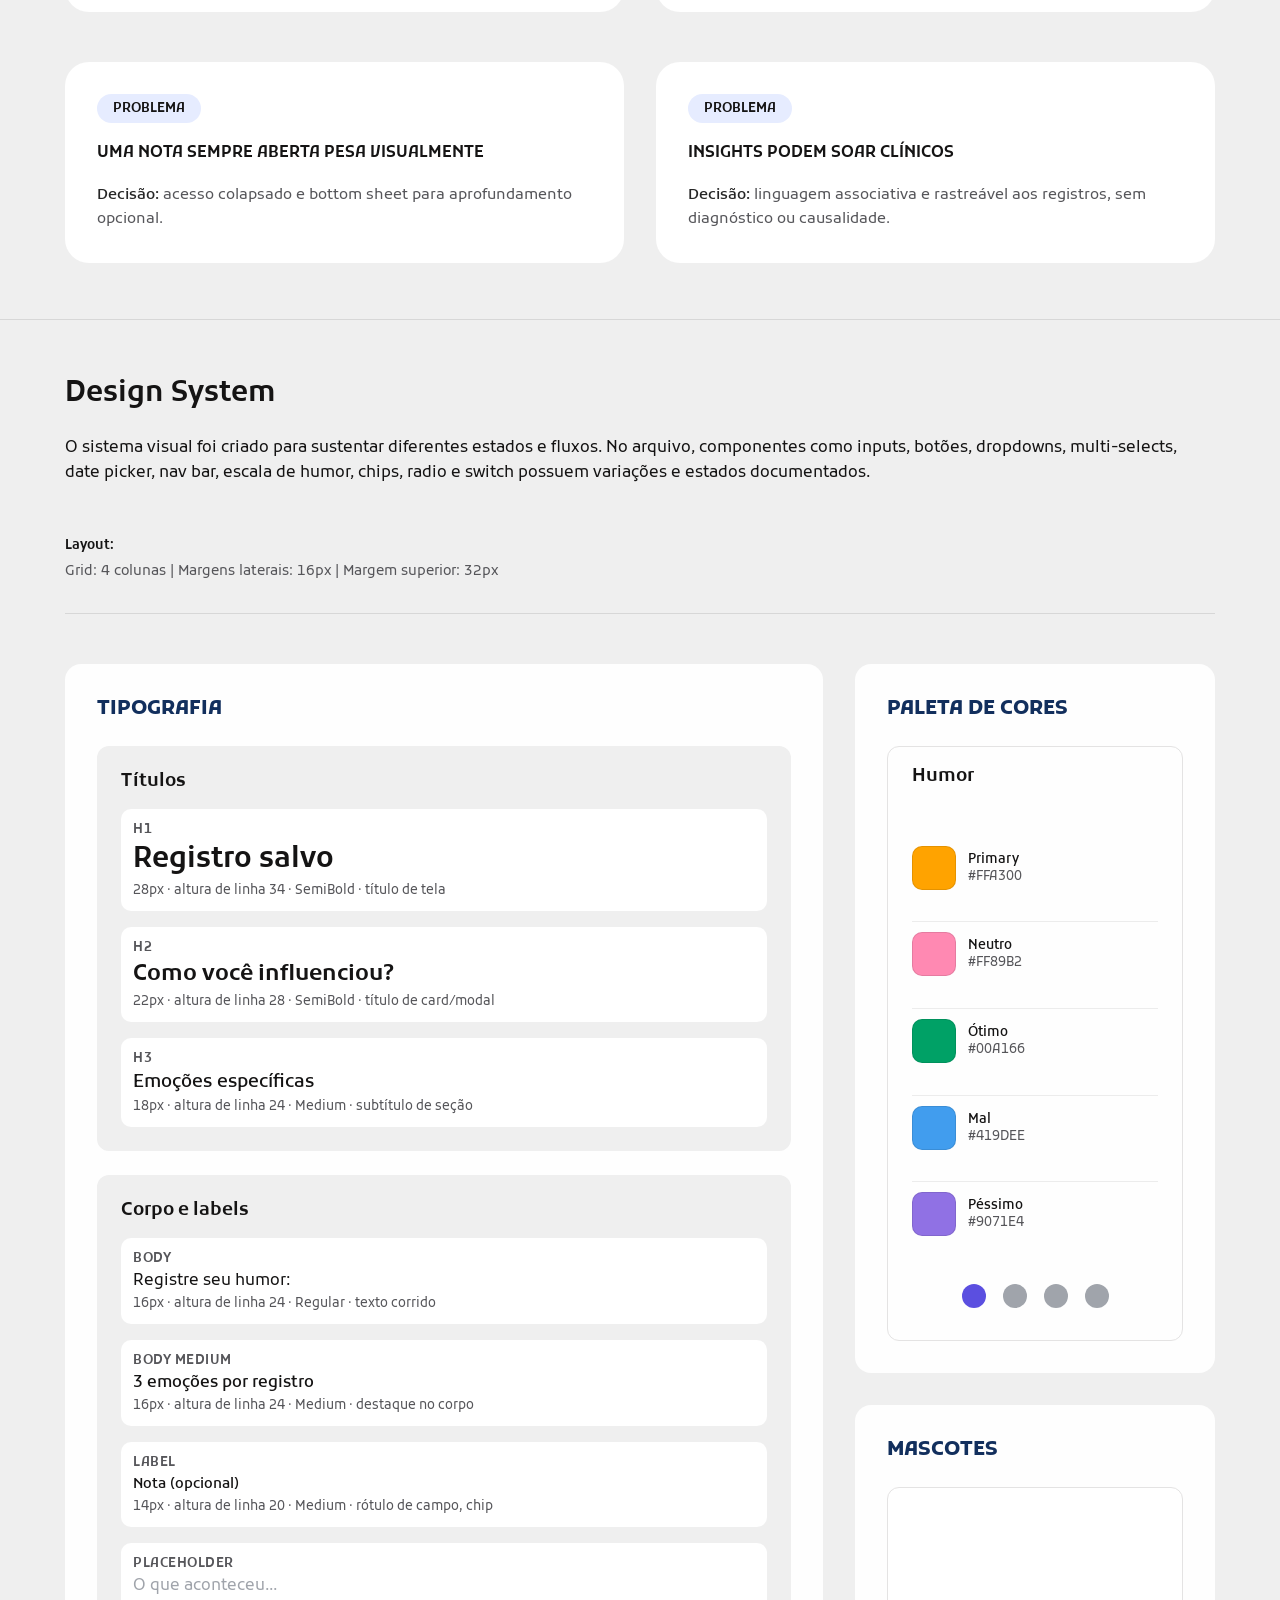
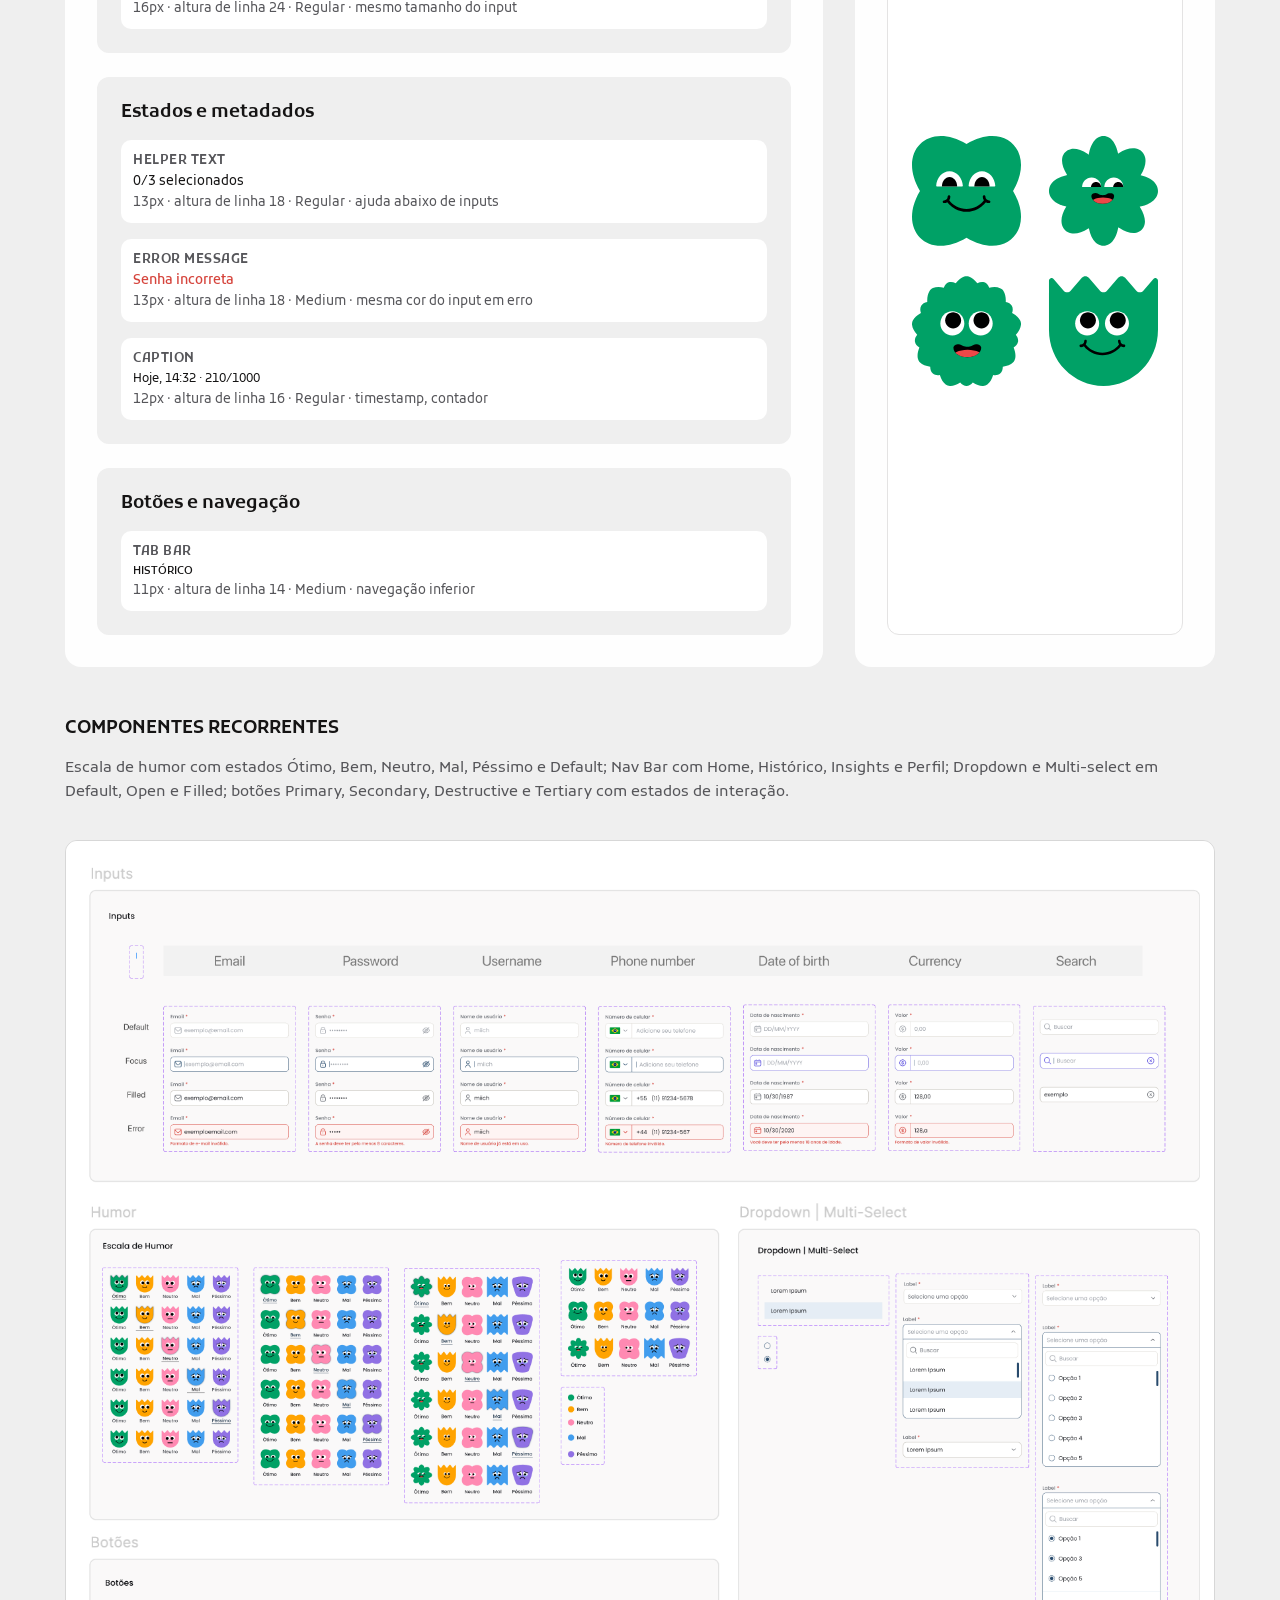
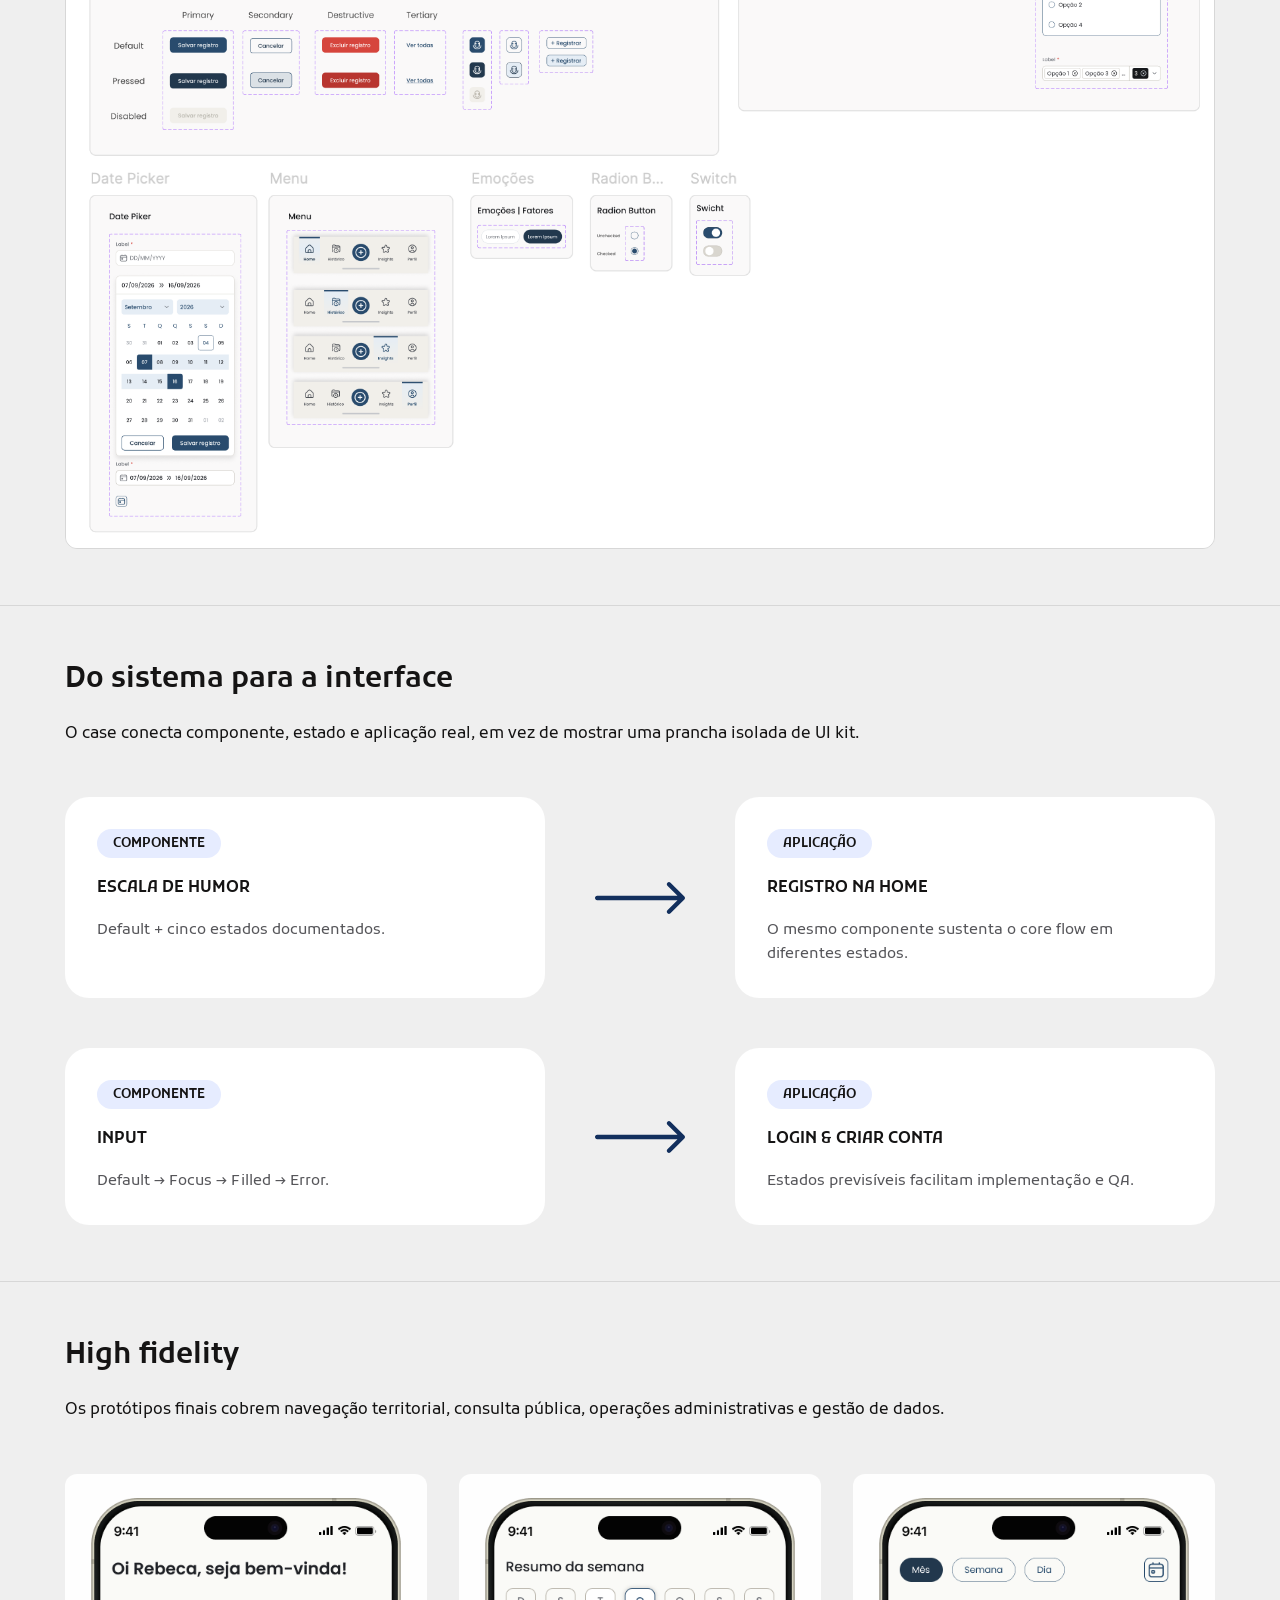
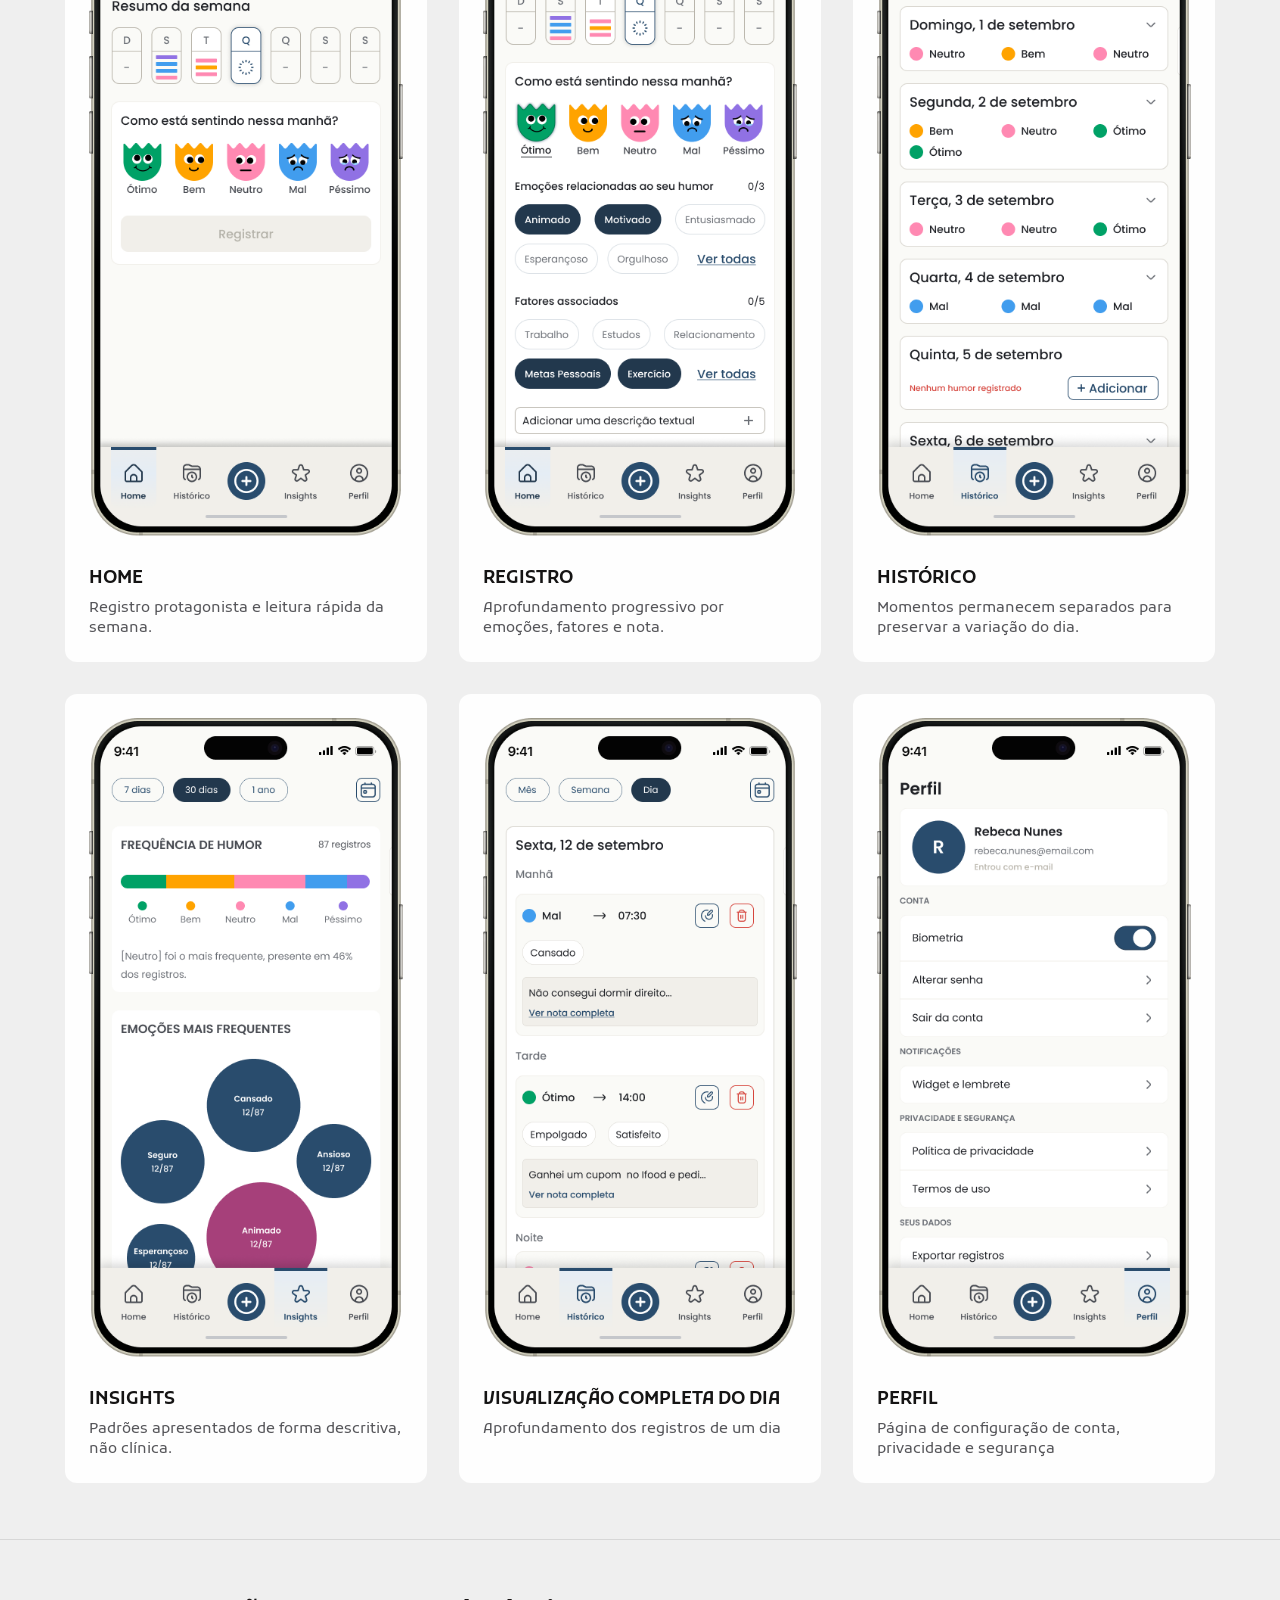
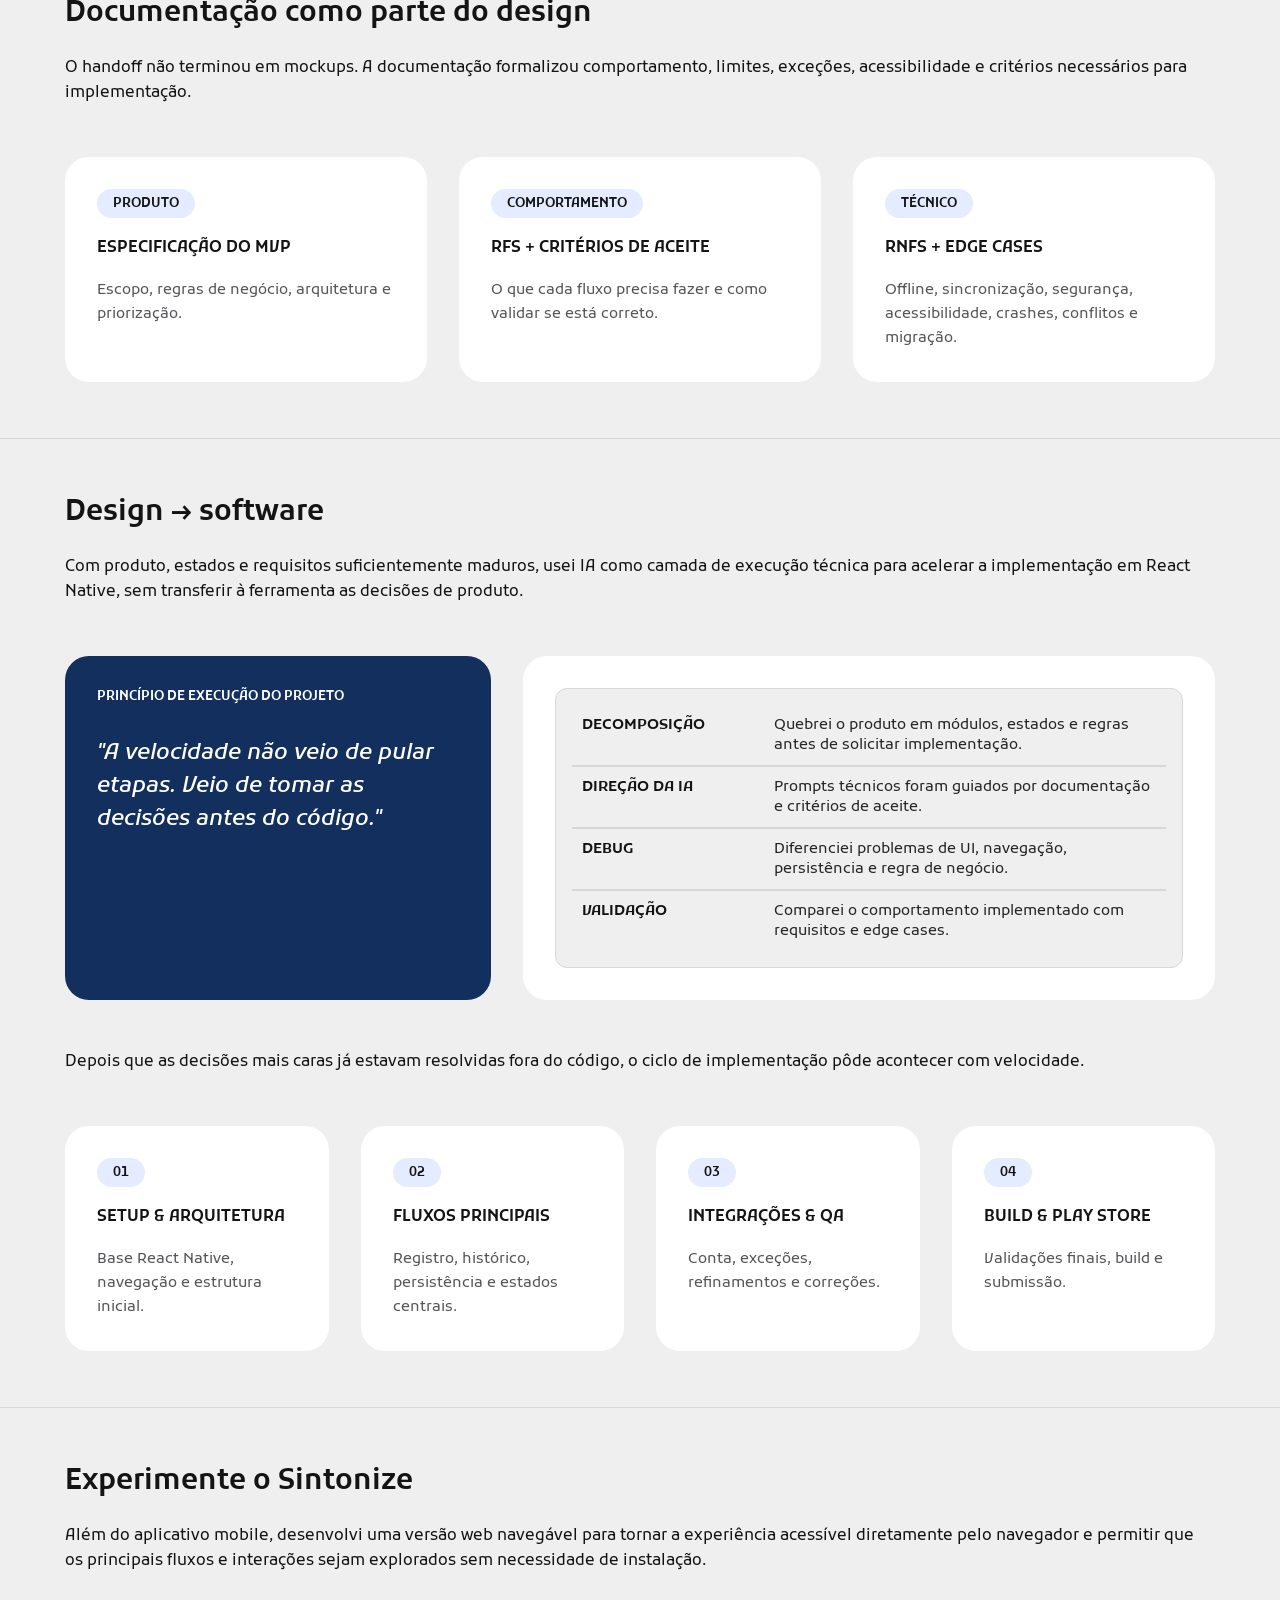
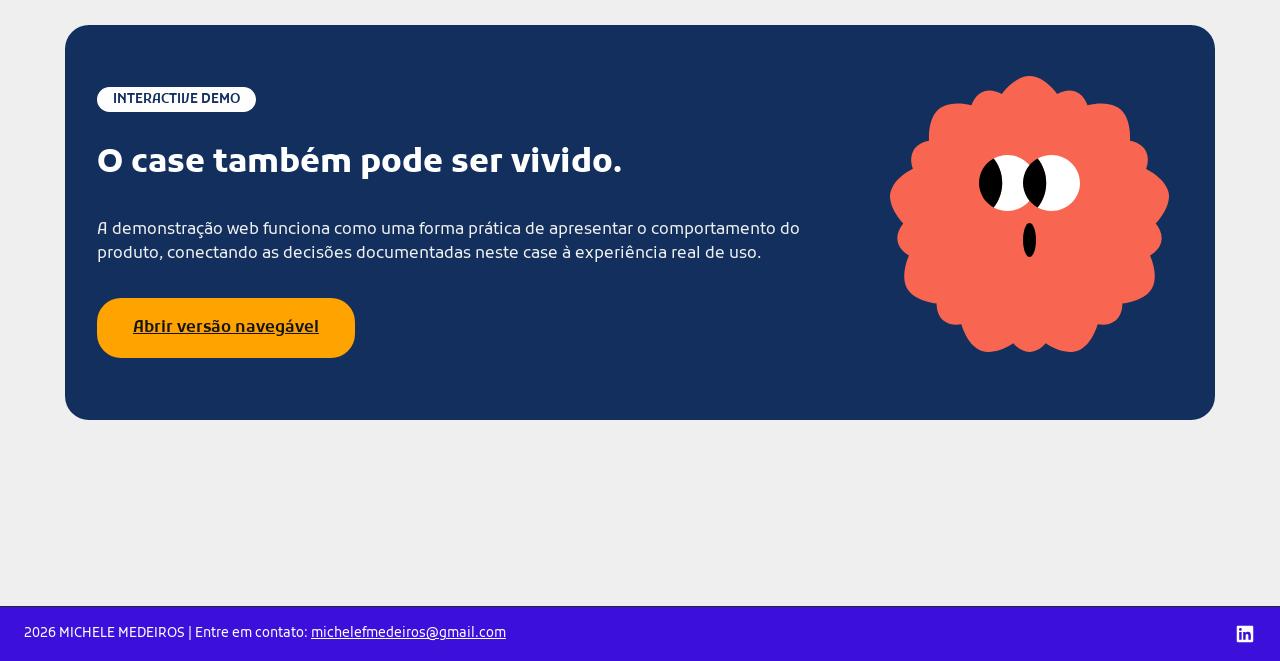
<file: projetos/sintonize.html>
<!doctype html>
<html lang="pt-BR">
<head>
  <meta charset="UTF-8">
  <meta name="viewport" content="width=device-width, initial-scale=1.0">
  <title>Sintonize — Case Study | Michele Medeiros</title>
  <meta name="description" content="Do conceito à Play Store: case completo do Sintonize, app de registro emocional — estratégia, UX, design system, documentação e desenvolvimento assistido por IA.">
  <link rel="preconnect" href="https://fonts.googleapis.com">
  <link rel="preconnect" href="https://fonts.gstatic.com" crossorigin>
  <link href="https://fonts.googleapis.com/css2?family=Kufam:ital,wght@0,400;0,500;0,600;0,700;0,900;1,400;1,500;1,600&display=swap" rel="stylesheet">
  <link rel="stylesheet" href="../css/style.css?v=24">
  <link rel="stylesheet" href="../css/case-study.css?v=64">
</head>
<body class="page-sintonize">

  <header class="navbar-wrap">
    <nav class="navbar container" aria-label="Navegação principal">
      <a href="../index.html" class="navbar__brand">Michele Medeiros</a>
      <button class="navbar__toggle" id="navToggle" aria-label="Abrir menu" aria-expanded="false" aria-controls="navLinks">
        <span></span><span></span><span></span>
      </button>
      <div class="navbar__links" id="navLinks">
        <a href="../index.html">Home</a>
        <a href="../sobre-mim.html">Sobre mim</a>
        <a href="../projetos.html" class="is-active">Projetos</a>
        <a href="../contatos.html">Contatos</a>
      </div>
    </nav>
  </header>

  <nav class="cs-chapter-nav" aria-label="Capítulos do case" id="chapterNav">
    <a href="#contexto" class="is-active">Contexto</a>
    <a href="#produto">Produto</a>
    <a href="#design">Design</a>
    <a href="#sistema">Sistema</a>
    <a href="#entrega">Entrega</a>
  </nav>

  <main class="cs-page">

    <!-- Hero -->
    <section class="cs-section" id="contexto" style="border-top:none;">
      <div class="cs-hero" style="max-width:1598px;width:100%;">
        <div class="cs-hero__main">
          <p class="cs-hero__kicker">Product Strategy · UX/UI · Design System · AI-assisted Development</p>
          <div class="cs-hero__titles">
            <p class="cs-hero__title">SINTONIZE.</p>
            <p class="cs-hero__subtitle">Do conceito à Play Store.</p>
          </div>
          <p class="cs-hero__desc">Um aplicativo de registro emocional pensado, especificado, desenhado e conduzido até um produto funcional em React Native.</p>
          <p class="cs-hero__quote">O diferencial deste case está na continuidade entre estratégia, experiência, system design, documentação técnica e execução, não apenas na interface final.</p>
          <div class="cs-hero__stats">
            <div class="cs-stat">
              <p class="cs-stat__value">4 DIAS</p>
              <p class="cs-stat__label">mockups → app submetido</p>
            </div>
            <div class="cs-stat">
              <p class="cs-stat__value">144 RF's</p>
              <p class="cs-stat__label">requisitos funcionais</p>
            </div>
            <div class="cs-stat">
              <p class="cs-stat__value">87 RNF's</p>
              <p class="cs-stat__label">requisitos não funcionais</p>
            </div>
            <div class="cs-stat">
              <p class="cs-stat__value">REACT NATIVE</p>
              <p class="cs-stat__label">aplicativo funcional</p>
            </div>
          </div>
        </div>
        <div class="cs-hero__aside">
          <img class="cs-hero__phone" src="../assets/images/sintonize/hero-login.png" alt="Tela de login do app Sintonize">
          <a class="cs-hero__cta" href="https://sintonize-app-demo-michele-medeiros.netlify.app/" target="_blank" rel="noopener">Explorar versão web</a>
        </div>
      </div>
    </section>

    <!-- O projeto em 30 segundos + Problema/Desafio -->
    <section class="cs-section">
      <div class="cs-section__inner">
        <div class="cs-section__head">
          <h2 class="cs-section__title">O projeto em 30 segundos</h2>
          <p class="cs-section__desc">O Sintonize parte de um check-in que pode durar poucos segundos e permite aprofundamento apenas quando o usuário quiser. Com o histórico acumulado, organiza momentos do dia e revela associações entre humor, emoções, fatores e horários, sem transformar a experiência em diagnóstico, terapia ou gamificação obrigatória.</p>
        </div>
        <div class="cs-cards-row cs-cards-row--intro">
          <article class="cs-card">
            <span class="cs-pill">Problema</span>
            <h3 class="cs-card__title">Registrar sem transformar reflexão em tarefa</h3>
            <p class="cs-card__text">Diários longos exigem esforço. Trackers simples demais guardam pouco contexto. O desafio era encontrar profundidade sem sacrificar recorrência.</p>
          </article>
          <article class="cs-card cs-card--dark">
            <span class="cs-pill">Desafio</span>
            <h3 class="cs-card__title">Baixa fricção + profundidade opcional</h3>
            <p class="cs-card__text">O registro precisava caber na rotina e, ao mesmo tempo, acumular informação suficiente para gerar histórico e padrões compreensíveis.</p>
          </article>
        </div>
      </div>
    </section>

    <!-- Meu papel no projeto -->
    <section class="cs-section">
      <div class="cs-section__inner">
        <div class="cs-section__head">
          <h2 class="cs-section__title">Meu papel no projeto</h2>
          <p class="cs-section__desc">Atuei de ponta a ponta: da definição do produto à execução técnica assistida por IA.</p>
        </div>
        <div class="cs-cards-row">
          <article class="cs-card">
            <h3 class="cs-card__title">Product Strategy</h3>
            <p class="cs-card__text">Problema, posicionamento, benchmark, escopo e MVP.</p>
          </article>
          <article class="cs-card">
            <h3 class="cs-card__title">UX</h3>
            <p class="cs-card__text">Arquitetura, jornadas, fluxos, estados e exceções.</p>
          </article>
          <article class="cs-card">
            <h3 class="cs-card__title">UI &amp; System Design</h3>
            <p class="cs-card__text">Identidade, componentes, variantes e alta fidelidade.</p>
          </article>
        </div>
        <div class="cs-cards-row">
          <article class="cs-card">
            <h3 class="cs-card__title">Product Documentation</h3>
            <p class="cs-card__text">RFs, RNFs, edge cases e critérios de aceite.</p>
          </article>
          <article class="cs-card">
            <h3 class="cs-card__title">AI Orchestration</h3>
            <p class="cs-card__text">Direção técnica da IA com base em requisitos.</p>
          </article>
          <article class="cs-card">
            <h3 class="cs-card__title">Technical Validation</h3>
            <p class="cs-card__text">QA, debug funcional e preparação para publicação.</p>
          </article>
        </div>
      </div>
    </section>

    <!-- Antes de desenhar, estruturei o produto (01-08) -->
    <section class="cs-section" id="produto">
      <div class="cs-section__inner">
        <div class="cs-section__head">
          <h2 class="cs-section__title">Antes de desenhar, estruturei o produto</h2>
          <p class="cs-section__desc">A interface foi consequência de decisões anteriores. O produto foi primeiro decomposto em problema, escopo, regras, estados, prioridades e comportamento esperado.</p>
        </div>
        <div class="cs-cards-row">
          <article class="cs-card cs-step"><span class="cs-pill">01</span><p class="cs-card__text">Cadastro, acompanhamento, filtros, status e histórico.</p></article>
          <article class="cs-card cs-step"><span class="cs-pill">02</span><p class="cs-card__text">Estratégia &amp; MVP</p></article>
          <article class="cs-card cs-step"><span class="cs-pill">03</span><p class="cs-card__text">Regras de negócio</p></article>
          <article class="cs-card cs-step"><span class="cs-pill">04</span><p class="cs-card__text">Arquitetura de informação</p></article>
        </div>
        <div class="cs-cards-row">
          <article class="cs-card cs-step"><span class="cs-pill">05</span><p class="cs-card__text">Fluxos &amp; estados</p></article>
          <article class="cs-card cs-step"><span class="cs-pill">06</span><p class="cs-card__text">Design System</p></article>
          <article class="cs-card cs-step"><span class="cs-pill">07</span><p class="cs-card__text">High fidelity</p></article>
          <article class="cs-card cs-step"><span class="cs-pill">08</span><p class="cs-card__text">Spec técnica → React Native</p></article>
        </div>
      </div>
    </section>

    <!-- Projetando a experiência completa -->
    <section class="cs-section">
      <div class="cs-section__inner">
        <div class="cs-section__head">
          <h2 class="cs-section__title">Projetando a experiência completa</h2>
          <p class="cs-section__desc">Os mockups foram tratados como especificação visual do produto, cobrindo diferentes perfis, estados, ações críticas e momentos de uso, não apenas o happy path.</p>
        </div>
        <div class="cs-cards-row cs-cards-row--exp">
          <article class="cs-card">
            <h3 class="cs-card__title">Acesso &amp; onboarding</h3>
            <ul class="cs-card__list"><li>boas-vindas</li><li>modo convidado</li><li>login por e-mail</li><li>Google / Apple</li><li>criação de conta</li><li>primeiro acesso</li></ul>
          </article>
          <article class="cs-card">
            <h3 class="cs-card__title">Registro</h3>
            <ul class="cs-card__list"><li>novo registro</li><li>seleção de humor</li><li>emoções e fatores</li><li>adicionar / editar nota</li><li>editar registro</li><li>excluir registro</li></ul>
          </article>
          <article class="cs-card">
            <h3 class="cs-card__title">Histórico</h3>
            <ul class="cs-card__list"><li>semanal</li><li>mensal</li><li>dia selecionado</li><li>detalhe</li><li>filtros</li><li>estado vazio</li></ul>
          </article>
        </div>
        <div class="cs-cards-row cs-cards-row--exp">
          <article class="cs-card">
            <h3 class="cs-card__title">Insights</h3>
            <ul class="cs-card__list"><li>em formação</li><li>completos</li><li>períodos</li><li>humor</li><li>emoções</li><li>fatores e horários</li></ul>
          </article>
          <article class="cs-card">
            <h3 class="cs-card__title">Perfil</h3>
            <ul class="cs-card__list"><li>convidado</li><li>autenticado</li><li>notificações</li><li>privacidade</li><li>exportação</li><li>exclusão de conta</li></ul>
          </article>
          <article class="cs-card">
            <h3 class="cs-card__title">Estados críticos</h3>
            <ul class="cs-card__list"><li>ações destrutivas</li><li>sem dados</li><li>dados insuficientes</li><li>campos com erro</li><li>ações desabilitadas</li><li>confirmações</li></ul>
          </article>
        </div>
      </div>
    </section>

    <!-- Design orientado por estados (tabela) -->
    <section class="cs-section">
      <div class="cs-section__inner">
        <div class="cs-section__head">
          <h2 class="cs-section__title">Design orientado por estados</h2>
          <p class="cs-section__desc">Mais do que desenhar páginas, estruturei como a mesma funcionalidade deveria se comportar em contextos diferentes.</p>
        </div>
        <div class="cs-table">
          <div class="cs-table__row cs-table__row--head">
            <div class="cs-table__cell cs-table__cell--area">Área</div>
            <div class="cs-table__cell cs-table__cell--states">Estados considerados</div>
            <div class="cs-table__cell cs-table__cell--why">Porque importa</div>
          </div>
          <div class="cs-table__row">
            <div class="cs-table__cell cs-table__cell--area">Home</div>
            <div class="cs-table__cell cs-table__cell--states">primeiro acesso · recorrente · período vazio/preenchido · convidado/logado</div>
            <div class="cs-table__cell cs-table__cell--why">Evita uma experiência dependente de uma única condição de dados.</div>
          </div>
          <div class="cs-table__row">
            <div class="cs-table__cell cs-table__cell--area">Registro</div>
            <div class="cs-table__cell cs-table__cell--states">criar · editar · nota fechada/aberta · seleção vazia/preenchida · confirmação</div>
            <div class="cs-table__cell cs-table__cell--why">Transforma o core flow em comportamento previsível e testável.</div>
          </div>
          <div class="cs-table__row">
            <div class="cs-table__cell cs-table__cell--area">Histórico</div>
            <div class="cs-table__cell cs-table__cell--states">sem registros · com dados · filtrado · dia selecionado · detalhe · exclusão</div>
            <div class="cs-table__cell cs-table__cell--why">Garante continuidade entre descoberta, leitura e gestão.</div>
          </div>
          <div class="cs-table__row">
            <div class="cs-table__cell cs-table__cell--area">Insights</div>
            <div class="cs-table__cell cs-table__cell--states">em formação · completos · diferentes períodos · cards com dados</div>
            <div class="cs-table__cell cs-table__cell--why">Evita conclusões prematuras e estados que pareçam quebrados.</div>
          </div>
          <div class="cs-table__row">
            <div class="cs-table__cell cs-table__cell--area">Conta</div>
            <div class="cs-table__cell cs-table__cell--states">convidado · login · criar conta · autenticado · exclusão</div>
            <div class="cs-table__cell cs-table__cell--why">Separa claramente experiência local, autenticada e ações sensíveis.</div>
          </div>
        </div>
      </div>
    </section>

    <!-- Decisões de UX -->
    <section class="cs-section">
      <div class="cs-section__inner">
        <div class="cs-section__head">
          <h2 class="cs-section__title">Decisões de UX</h2>
          <p class="cs-section__desc">Algumas escolhas foram usadas para reduzir fricção sem simplificar demais o produto.</p>
        </div>
        <div class="cs-cards-row cs-cards-row--decisions">
          <article class="cs-card">
            <span class="cs-pill">Problema</span>
            <h3 class="cs-card__title">Formulários longos aumentam abandono</h3>
            <p class="cs-card__text"><strong>Decisão:</strong> aprofundamento progressivo, deixando contexto adicional para quando fizer sentido.</p>
          </article>
          <article class="cs-card">
            <span class="cs-pill">Problema</span>
            <h3 class="cs-card__title">Um único "humor do dia" apaga variações</h3>
            <p class="cs-card__text"><strong>Decisão:</strong> preservar registros por períodos e manter os momentos separados.</p>
          </article>
        </div>
        <div class="cs-cards-row cs-cards-row--decisions">
          <article class="cs-card">
            <span class="cs-pill">Problema</span>
            <h3 class="cs-card__title">Uma nota sempre aberta pesa visualmente</h3>
            <p class="cs-card__text"><strong>Decisão:</strong> acesso colapsado e bottom sheet para aprofundamento opcional.</p>
          </article>
          <article class="cs-card">
            <span class="cs-pill">Problema</span>
            <h3 class="cs-card__title">Insights podem soar clínicos</h3>
            <p class="cs-card__text"><strong>Decisão:</strong> linguagem associativa e rastreável aos registros, sem diagnóstico ou causalidade.</p>
          </article>
        </div>
      </div>
    </section>

    <!-- Design System -->
    <section class="cs-section" id="design">
      <div class="cs-section__inner">
        <div class="cs-section__head">
          <h2 class="cs-section__title">Design System</h2>
          <p class="cs-section__desc">O sistema visual foi criado para sustentar diferentes estados e fluxos. No arquivo, componentes como inputs, botões, dropdowns, multi-selects, date picker, nav bar, escala de humor, chips, radio e switch possuem variações e estados documentados.</p>
        </div>

        <div class="cs-ds-meta">
          <strong>Layout:</strong>
          Grid: 4 colunas | Margens laterais: 16px | Margem superior: 32px
        </div>

        <div class="cs-ds-row">
          <div class="cs-ds-card cs-ds-card--typography">
            <h3 class="cs-ds-card__title">Tipografia</h3>

            <img class="cs-ds-typo-tablet-img" src="../assets/images/sintonize/typo-titulos.png" alt="Amostra tipográfica de títulos: H1, H2 e H3">
            <img class="cs-ds-typo-tablet-img" src="../assets/images/sintonize/typo-corpo-labels.png" alt="Amostra tipográfica de corpo e labels: body, label e placeholder">

            <div class="cs-typo-box">
              <p class="cs-typo-box__title">Títulos</p>
              <div class="cs-typo-box__grid">
                <div class="cs-type-spec cs-type-spec--boxed"><p class="cs-type-spec__label">H1</p><p class="cs-type-spec__sample" style="font-size:28px;font-weight:600;">Registro salvo</p><p class="cs-type-spec__meta">28px · altura de linha 34 · SemiBold · título de tela</p></div>
                <div class="cs-type-spec cs-type-spec--boxed"><p class="cs-type-spec__label">H2</p><p class="cs-type-spec__sample" style="font-size:22px;font-weight:600;">Como você influenciou?</p><p class="cs-type-spec__meta">22px · altura de linha 28 · SemiBold · título de card/modal</p></div>
                <div class="cs-type-spec cs-type-spec--boxed"><p class="cs-type-spec__label">H3</p><p class="cs-type-spec__sample" style="font-size:18px;font-weight:500;">Emoções específicas</p><p class="cs-type-spec__meta">18px · altura de linha 24 · Medium · subtítulo de seção</p></div>
              </div>
            </div>

            <div class="cs-typo-box">
              <p class="cs-typo-box__title">Corpo e labels</p>
              <div class="cs-typo-box__grid">
                <div class="cs-type-spec cs-type-spec--boxed"><p class="cs-type-spec__label">Body</p><p class="cs-type-spec__sample" style="font-size:16px;">Registre seu humor:</p><p class="cs-type-spec__meta">16px · altura de linha 24 · Regular · texto corrido</p></div>
                <div class="cs-type-spec cs-type-spec--boxed"><p class="cs-type-spec__label">Body medium</p><p class="cs-type-spec__sample" style="font-size:16px;font-weight:500;">3 emoções por registro</p><p class="cs-type-spec__meta">16px · altura de linha 24 · Medium · destaque no corpo</p></div>
                <div class="cs-type-spec cs-type-spec--boxed"><p class="cs-type-spec__label">Label</p><p class="cs-type-spec__sample" style="font-size:14px;font-weight:500;">Nota (opcional)</p><p class="cs-type-spec__meta">14px · altura de linha 20 · Medium · rótulo de campo, chip</p></div>
                <div class="cs-type-spec cs-type-spec--boxed"><p class="cs-type-spec__label">Placeholder</p><p class="cs-type-spec__sample" style="font-size:16px;color:#A0A4AB;">O que aconteceu...</p><p class="cs-type-spec__meta">16px · altura de linha 24 · Regular · mesmo tamanho do input</p></div>
              </div>
            </div>

            <div class="cs-typo-row">
              <div class="cs-typo-box">
                <p class="cs-typo-box__title">Estados e metadados</p>
                <div class="cs-typo-box__grid">
                  <div class="cs-type-spec cs-type-spec--boxed"><p class="cs-type-spec__label">Helper text</p><p class="cs-type-spec__sample" style="font-size:13px;">0/3 selecionados</p><p class="cs-type-spec__meta">13px · altura de linha 18 · Regular · ajuda abaixo de inputs</p></div>
                  <div class="cs-type-spec cs-type-spec--boxed"><p class="cs-type-spec__label">Error message</p><p class="cs-type-spec__sample" style="font-size:13px;font-weight:500;color:#D6453D;">Senha incorreta</p><p class="cs-type-spec__meta">13px · altura de linha 18 · Medium · mesma cor do input em erro</p></div>
                  <div class="cs-type-spec cs-type-spec--boxed"><p class="cs-type-spec__label">Caption</p><p class="cs-type-spec__sample" style="font-size:12px;">Hoje, 14:32 · 210/1000</p><p class="cs-type-spec__meta">12px · altura de linha 16 · Regular · timestamp, contador</p></div>
                </div>
              </div>
              <div class="cs-typo-box cs-typo-box--narrow">
                <p class="cs-typo-box__title">Botões e navegação</p>
                <div class="cs-typo-box__grid">
                  <div class="cs-type-spec cs-type-spec--boxed"><p class="cs-type-spec__label">Tab bar</p><p class="cs-type-spec__sample" style="font-size:11px;font-weight:500;text-transform:uppercase;">Histórico</p><p class="cs-type-spec__meta">11px · altura de linha 14 · Medium · navegação inferior</p></div>
                </div>
              </div>
            </div>
          </div>

          <div class="cs-ds-col-right">
          <div class="cs-ds-card cs-ds-card--palette">
            <h3 class="cs-ds-card__title">Paleta de cores</h3>
            <div class="cs-palette-slider" data-palette-slider>
              <div class="cs-palette-slider__panel is-active" data-panel>
                <p class="cs-swatch-group__title">Humor</p>
                <div class="cs-swatch-list">
                  <div class="cs-swatch"><span class="cs-swatch__dot" style="background:#FFA300;"></span><div><p class="cs-swatch__name">Primary</p><p class="cs-swatch__hex">#FFA300</p></div></div>
                  <div class="cs-swatch"><span class="cs-swatch__dot" style="background:#FF89B2;"></span><div><p class="cs-swatch__name">Neutro</p><p class="cs-swatch__hex">#FF89B2</p></div></div>
                  <div class="cs-swatch"><span class="cs-swatch__dot" style="background:#00A166;"></span><div><p class="cs-swatch__name">Ótimo</p><p class="cs-swatch__hex">#00A166</p></div></div>
                  <div class="cs-swatch"><span class="cs-swatch__dot" style="background:#419DEE;"></span><div><p class="cs-swatch__name">Mal</p><p class="cs-swatch__hex">#419DEE</p></div></div>
                  <div class="cs-swatch"><span class="cs-swatch__dot" style="background:#9071E4;"></span><div><p class="cs-swatch__name">Péssimo</p><p class="cs-swatch__hex">#9071E4</p></div></div>
                </div>
              </div>
              <div class="cs-palette-slider__panel" data-panel>
                <p class="cs-swatch-group__title">Fundos</p>
                <div class="cs-swatch-list">
                  <div class="cs-swatch"><span class="cs-swatch__dot" style="background:#FFFFFF;"></span><div><p class="cs-swatch__name">Surface</p><p class="cs-swatch__hex">#FFFFFF</p></div></div>
                  <div class="cs-swatch"><span class="cs-swatch__dot" style="background:#FAFAF7;"></span><div><p class="cs-swatch__name">Base</p><p class="cs-swatch__hex">#FAFAF7</p></div></div>
                  <div class="cs-swatch"><span class="cs-swatch__dot" style="background:#F1EFEA;"></span><div><p class="cs-swatch__name">Subtle</p><p class="cs-swatch__hex">#F1EFEA</p></div></div>
                  <div class="cs-swatch"><span class="cs-swatch__dot" style="background:#16171B;"></span><div><p class="cs-swatch__name">Inverse</p><p class="cs-swatch__hex">#16171B</p></div></div>
                </div>
              </div>
              <div class="cs-palette-slider__panel" data-panel>
                <p class="cs-swatch-group__title">Textos</p>
                <div class="cs-swatch-list">
                  <div class="cs-swatch"><span class="cs-swatch__dot" style="background:#1E2025;"></span><div><p class="cs-swatch__name">Primary</p><p class="cs-swatch__hex">#1E2025</p></div></div>
                  <div class="cs-swatch"><span class="cs-swatch__dot" style="background:#6B6F76;"></span><div><p class="cs-swatch__name">Secondary</p><p class="cs-swatch__hex">#6B6F76</p></div></div>
                  <div class="cs-swatch"><span class="cs-swatch__dot" style="background:#A0A4AB;"></span><div><p class="cs-swatch__name">Placeholder</p><p class="cs-swatch__hex">#A0A4AB</p></div></div>
                  <div class="cs-swatch"><span class="cs-swatch__dot" style="background:#5B4FE0;"></span><div><p class="cs-swatch__name">Accent</p><p class="cs-swatch__hex">#5B4FE0</p></div></div>
                </div>
              </div>
              <div class="cs-palette-slider__panel" data-panel>
                <p class="cs-swatch-group__title">Campos</p>
                <div class="cs-swatch-list">
                  <div class="cs-swatch"><span class="cs-swatch__dot" style="background:#D9D6CF;"></span><div><p class="cs-swatch__name">Border - Default</p><p class="cs-swatch__hex">#D9D6CF</p></div></div>
                  <div class="cs-swatch"><span class="cs-swatch__dot" style="background:#B8B4AA;"></span><div><p class="cs-swatch__name">Border - Filled</p><p class="cs-swatch__hex">#B8B4AA</p></div></div>
                  <div class="cs-swatch"><span class="cs-swatch__dot" style="background:#5B4FE0;"></span><div><p class="cs-swatch__name">Border - Focus</p><p class="cs-swatch__hex">#5B4FE0</p></div></div>
                  <div class="cs-swatch"><span class="cs-swatch__dot" style="background:#EDEBFC;"></span><div><p class="cs-swatch__name">Border - Highlight</p><p class="cs-swatch__hex">#EDEBFC</p></div></div>
                  <div class="cs-swatch"><span class="cs-swatch__dot" style="background:#D6453D;"></span><div><p class="cs-swatch__name">Border - Error</p><p class="cs-swatch__hex">#D6453D</p></div></div>
                  <div class="cs-swatch"><span class="cs-swatch__dot" style="background:#FEF4F3;"></span><div><p class="cs-swatch__name">BG - Error</p><p class="cs-swatch__hex">#FEF4F3</p></div></div>
                  <div class="cs-swatch"><span class="cs-swatch__dot" style="background:#E4E1D9;"></span><div><p class="cs-swatch__name">Border - Disabled</p><p class="cs-swatch__hex">#E4E1D9</p></div></div>
                </div>
              </div>
              <div class="cs-palette-dots" role="tablist" aria-label="Grupos da paleta de cores">
                <button class="cs-palette-dot is-active" type="button" aria-label="Humor"></button>
                <button class="cs-palette-dot" type="button" aria-label="Fundos"></button>
                <button class="cs-palette-dot" type="button" aria-label="Textos"></button>
                <button class="cs-palette-dot" type="button" aria-label="Campos"></button>
              </div>
            </div>
          </div>

          <div class="cs-ds-card cs-ds-card--mascotes">
            <h3 class="cs-ds-card__title">Mascotes</h3>
            <div class="cs-mascotes-box">
              <img src="../assets/images/sintonize/mascotes.svg" alt="Mascotes ilustrados do Sintonize, usados em estados de vazio e feedback" width="308" height="314">
            </div>
          </div>
          </div>
        </div>

        <div class="cs-ds-components">
          <div>
            <p class="cs-ds-components__title">Componentes recorrentes</p>
            <p class="cs-card__text" style="margin-top:16px;">Escala de humor com estados Ótimo, Bem, Neutro, Mal, Péssimo e Default; Nav Bar com Home, Histórico, Insights e Perfil; Dropdown e Multi-select em Default, Open e Filled; botões Primary, Secondary, Destructive e Tertiary com estados de interação.</p>
          </div>
          <img class="cs-ds-components__img--desktop" src="../assets/images/sintonize/components-screenshot.png" alt="Documentação visual dos componentes do design system: inputs, botões, dropdowns, chips e escala de humor em seus diferentes estados">
          <img class="cs-ds-components__img--tablet" src="../assets/images/sintonize/design-system-tablet.png" alt="Documentação visual dos componentes do design system: inputs, botões, dropdowns, chips e escala de humor em seus diferentes estados">
        </div>
      </div>
    </section>

    <!-- Do sistema para a interface -->
    <section class="cs-section">
      <div class="cs-section__inner">
        <div class="cs-section__head">
          <h2 class="cs-section__title">Do sistema para a interface</h2>
          <p class="cs-section__desc">O case conecta componente, estado e aplicação real, em vez de mostrar uma prancha isolada de UI kit.</p>
        </div>
        <div class="cs-pair-grid">
          <div class="cs-pair-row">
            <article class="cs-card">
              <span class="cs-pill">Componente</span>
              <h3 class="cs-card__title">Escala de Humor</h3>
              <p class="cs-card__text">Default + cinco estados documentados.</p>
            </article>
            <div class="cs-pair-arrow"><img src="../assets/images/sintonize/arrow-connector.svg" alt=""></div>
            <article class="cs-card">
              <span class="cs-pill">Aplicação</span>
              <h3 class="cs-card__title">Registro na Home</h3>
              <p class="cs-card__text">O mesmo componente sustenta o core flow em diferentes estados.</p>
            </article>
          </div>
          <div class="cs-pair-row">
            <article class="cs-card">
              <span class="cs-pill">Componente</span>
              <h3 class="cs-card__title">Input</h3>
              <p class="cs-card__text">Default → Focus → Filled → Error.</p>
            </article>
            <div class="cs-pair-arrow"><img src="../assets/images/sintonize/arrow-connector.svg" alt=""></div>
            <article class="cs-card">
              <span class="cs-pill">Aplicação</span>
              <h3 class="cs-card__title">Login &amp; Criar conta</h3>
              <p class="cs-card__text">Estados previsíveis facilitam implementação e QA.</p>
            </article>
          </div>
        </div>
      </div>
    </section>

    <!-- High fidelity -->
    <section class="cs-section">
      <div class="cs-section__inner">
        <div class="cs-section__head">
          <h2 class="cs-section__title">High fidelity</h2>
          <p class="cs-section__desc">Os protótipos finais cobrem navegação territorial, consulta pública, operações administrativas e gestão de dados.</p>
        </div>
        <div class="cs-screens-row cs-screens-row--carousel" id="highFidelityCarousel">
          <article class="cs-screen-card">
            <img src="../assets/images/sintonize/screen-home.png" alt="Tela Home do Sintonize">
            <div class="cs-screen-card__body">
              <p class="cs-screen-card__title">Home</p>
              <p class="cs-screen-card__text">Registro protagonista e leitura rápida da semana.</p>
            </div>
          </article>
          <article class="cs-screen-card">
            <img src="../assets/images/sintonize/screen-registro.png" alt="Tela de Registro do Sintonize">
            <div class="cs-screen-card__body">
              <p class="cs-screen-card__title">Registro</p>
              <p class="cs-screen-card__text">Aprofundamento progressivo por emoções, fatores e nota.</p>
            </div>
          </article>
          <article class="cs-screen-card">
            <img src="../assets/images/sintonize/screen-historico.png" alt="Tela de Histórico do Sintonize">
            <div class="cs-screen-card__body">
              <p class="cs-screen-card__title">Histórico</p>
              <p class="cs-screen-card__text">Momentos permanecem separados para preservar a variação do dia.</p>
            </div>
          </article>
          <article class="cs-screen-card">
            <img src="../assets/images/sintonize/screen-insights.png" alt="Tela de Insights do Sintonize">
            <div class="cs-screen-card__body">
              <p class="cs-screen-card__title">Insights</p>
              <p class="cs-screen-card__text">Padrões apresentados de forma descritiva, não clínica.</p>
            </div>
          </article>
          <article class="cs-screen-card">
            <img src="../assets/images/sintonize/screen-dia.png" alt="Visualização completa de um dia no Sintonize">
            <div class="cs-screen-card__body">
              <p class="cs-screen-card__title">Visualização completa do dia</p>
              <p class="cs-screen-card__text">Aprofundamento dos registros de um dia</p>
            </div>
          </article>
          <article class="cs-screen-card">
            <img src="../assets/images/sintonize/screen-perfil.png" alt="Tela de Perfil do Sintonize">
            <div class="cs-screen-card__body">
              <p class="cs-screen-card__title">Perfil</p>
              <p class="cs-screen-card__text">Página de configuração de conta, privacidade e segurança</p>
            </div>
          </article>
        </div>
        <div class="cs-carousel-dots" id="highFidelityDots">
          <button class="cs-carousel-dot is-active" type="button" aria-label="Home"></button>
          <button class="cs-carousel-dot" type="button" aria-label="Registro"></button>
          <button class="cs-carousel-dot" type="button" aria-label="Histórico"></button>
          <button class="cs-carousel-dot" type="button" aria-label="Insights"></button>
          <button class="cs-carousel-dot" type="button" aria-label="Visualização completa do dia"></button>
          <button class="cs-carousel-dot" type="button" aria-label="Perfil"></button>
        </div>
      </div>
    </section>

    <!-- Documentação como parte do design -->
    <section class="cs-section" id="sistema">
      <div class="cs-section__inner">
        <div class="cs-section__head">
          <h2 class="cs-section__title">Documentação como parte do design</h2>
          <p class="cs-section__desc">O handoff não terminou em mockups. A documentação formalizou comportamento, limites, exceções, acessibilidade e critérios necessários para implementação.</p>
        </div>
        <div class="cs-cards-row cs-cards-row--docs">
          <article class="cs-card">
            <span class="cs-pill">Produto</span>
            <h3 class="cs-card__title">Especificação do MVP</h3>
            <p class="cs-card__text">Escopo, regras de negócio, arquitetura e priorização.</p>
          </article>
          <article class="cs-card">
            <span class="cs-pill">Comportamento</span>
            <h3 class="cs-card__title">RFs + critérios de aceite</h3>
            <p class="cs-card__text">O que cada fluxo precisa fazer e como validar se está correto.</p>
          </article>
          <article class="cs-card">
            <span class="cs-pill">Técnico</span>
            <h3 class="cs-card__title">RNFs + edge cases</h3>
            <p class="cs-card__text">Offline, sincronização, segurança, acessibilidade, crashes, conflitos e migração.</p>
          </article>
        </div>
      </div>
    </section>

    <!-- Design -> software -->
    <section class="cs-section">
      <div class="cs-section__inner">
        <div class="cs-section__head">
          <h2 class="cs-section__title">Design → software</h2>
          <p class="cs-section__desc">Com produto, estados e requisitos suficientemente maduros, usei IA como camada de execução técnica para acelerar a implementação em React Native, sem transferir à ferramenta as decisões de produto.</p>
        </div>

        <div class="cs-principle-row">
          <div class="cs-principle">
            <p class="cs-principle__label">Princípio de execução do projeto</p>
            <p class="cs-principle__quote">"A velocidade não veio de pular etapas. Veio de tomar as decisões antes do código."</p>
          </div>
          <div class="cs-decomp">
            <div class="cs-decomp__list">
              <div class="cs-decomp__row"><p class="cs-decomp__term">Decomposição</p><p class="cs-decomp__def">Quebrei o produto em módulos, estados e regras antes de solicitar implementação.</p></div>
              <div class="cs-decomp__row"><p class="cs-decomp__term">Direção da IA</p><p class="cs-decomp__def">Prompts técnicos foram guiados por documentação e critérios de aceite.</p></div>
              <div class="cs-decomp__row"><p class="cs-decomp__term">Debug</p><p class="cs-decomp__def">Diferenciei problemas de UI, navegação, persistência e regra de negócio.</p></div>
              <div class="cs-decomp__row"><p class="cs-decomp__term">Validação</p><p class="cs-decomp__def">Comparei o comportamento implementado com requisitos e edge cases.</p></div>
            </div>
          </div>
        </div>

        <p class="cs-section__desc">Depois que as decisões mais caras já estavam resolvidas fora do código, o ciclo de implementação pôde acontecer com velocidade.</p>

        <div class="cs-cards-row cs-cards-row--phases">
          <article class="cs-card"><span class="cs-pill">01</span><h3 class="cs-card__title">Setup &amp; arquitetura</h3><p class="cs-card__text">Base React Native, navegação e estrutura inicial.</p></article>
          <article class="cs-card"><span class="cs-pill">02</span><h3 class="cs-card__title">Fluxos principais</h3><p class="cs-card__text">Registro, histórico, persistência e estados centrais.</p></article>
          <article class="cs-card"><span class="cs-pill">03</span><h3 class="cs-card__title">Integrações &amp; QA</h3><p class="cs-card__text">Conta, exceções, refinamentos e correções.</p></article>
          <article class="cs-card"><span class="cs-pill">04</span><h3 class="cs-card__title">Build &amp; Play Store</h3><p class="cs-card__text">Validações finais, build e submissão.</p></article>
        </div>
      </div>
    </section>

    <!-- Experimente o Sintonize -->
    <section class="cs-section" id="entrega">
      <div class="cs-section__inner">
        <div class="cs-section__head">
          <h2 class="cs-section__title">Experimente o Sintonize</h2>
          <p class="cs-section__desc">Além do aplicativo mobile, desenvolvi uma versão web navegável para tornar a experiência acessível diretamente pelo navegador e permitir que os principais fluxos e interações sejam explorados sem necessidade de instalação.</p>
        </div>
        <div class="cs-cta">
          <div class="cs-cta__content">
            <span class="cs-cta__pill">Interactive demo</span>
            <p class="cs-cta__title">O case também pode ser vivido.</p>
            <p class="cs-cta__desc">A demonstração web funciona como uma forma prática de apresentar o comportamento do produto, conectando as decisões documentadas neste case à experiência real de uso.</p>
            <a class="cs-cta__button" href="https://sintonize-app-demo-michele-medeiros.netlify.app/" target="_blank" rel="noopener">Abrir versão navegável</a>
          </div>
          <div class="cs-cta__art" aria-hidden="true">
            <img class="cs-cta__art-layer" style="top:2.32%;left:4.48%;width:91.04%;height:89.84%;" src="../assets/images/sintonize/cta-blob-vector.svg" alt="">
            <img class="cs-cta__art-layer" style="top:27.98%;left:33.65%;width:18.47%;height:18.48%;" src="../assets/images/sintonize/cta-blob-group1.svg" alt="">
            <img class="cs-cta__art-layer" style="top:27.98%;left:47.88%;width:18.47%;height:18.48%;" src="../assets/images/sintonize/cta-blob-group2.svg" alt="">
            <img class="cs-cta__art-layer" style="top:50.12%;left:47.86%;width:4.28%;height:11.06%;" src="../assets/images/sintonize/cta-blob-vector2.svg" alt="">
          </div>
        </div>
      </div>
    </section>

  </main>

  <footer class="site-footer" id="contato">
    <div class="site-footer__inner">
      <p class="site-footer__text">2026 MICHELE MEDEIROS | Entre em contato: <a href="mailto:michelefmedeiros@gmail.com?subject=Contato%20via%20portf%C3%B3lio">michelefmedeiros@gmail.com</a></p>
      <a href="https://www.linkedin.com/in/michele-franca-medeiros/" target="_blank" rel="noopener"><img class="site-footer__icon" src="../assets/images/icons/linkedin-box-fill.svg" alt="LinkedIn"></a>
    </div>
  </footer>

  <script src="../js/main.js"></script>
  <script>
    (function () {
      var slider = document.querySelector('[data-palette-slider]');
      if (!slider) return;

      var panels = Array.prototype.slice.call(slider.querySelectorAll('[data-panel]'));
      var dots = Array.prototype.slice.call(slider.querySelectorAll('.cs-palette-dot'));
      var current = 0;
      var intervalId;

      function lockPanelHeights() {
        var maxHeight = 0;
        panels.forEach(function (panel) {
          var wasActive = panel.classList.contains('is-active');
          panel.classList.add('is-active');
          maxHeight = Math.max(maxHeight, panel.offsetHeight);
          if (!wasActive) panel.classList.remove('is-active');
        });
        panels.forEach(function (panel) {
          panel.style.minHeight = maxHeight + 'px';
        });
      }

      function goTo(index) {
        current = index;
        panels.forEach(function (panel, i) {
          panel.classList.toggle('is-active', i === index);
        });
        dots.forEach(function (dot, i) {
          dot.classList.toggle('is-active', i === index);
        });
      }

      function next() {
        goTo((current + 1) % panels.length);
      }

      function startAutoplay() {
        clearInterval(intervalId);
        intervalId = setInterval(next, 10000);
      }

      dots.forEach(function (dot, i) {
        dot.addEventListener('click', function () {
          goTo(i);
          startAutoplay();
        });
      });

      lockPanelHeights();
      window.addEventListener('resize', lockPanelHeights);
      startAutoplay();
    })();
  </script>
  <script>
    (function () {
      var chapterLinks = Array.prototype.slice.call(document.querySelectorAll('.cs-chapter-nav a'));
      if (chapterLinks.length) {
        var chapterSections = chapterLinks.map(function (link) {
          return document.getElementById(link.getAttribute('href').slice(1));
        });

        chapterLinks.forEach(function (link) {
          link.addEventListener('click', function () {
            chapterLinks.forEach(function (l) { l.classList.remove('is-active'); });
            link.classList.add('is-active');
          });
        });

        if ('IntersectionObserver' in window) {
          var observer = new IntersectionObserver(function (entries) {
            entries.forEach(function (entry) {
              if (!entry.isIntersecting) return;
              var index = chapterSections.indexOf(entry.target);
              if (index === -1) return;
              chapterLinks.forEach(function (l) { l.classList.remove('is-active'); });
              chapterLinks[index].classList.add('is-active');
            });
          }, { rootMargin: '-45% 0px -50% 0px' });
          chapterSections.forEach(function (section) {
            if (section) observer.observe(section);
          });
        }
      }

      var carousel = document.getElementById('highFidelityCarousel');
      var carouselDots = document.getElementById('highFidelityDots');
      if (carousel && carouselDots) {
        var cards = Array.prototype.slice.call(carousel.children);
        var dots = Array.prototype.slice.call(carouselDots.children);

        dots.forEach(function (dot, i) {
          dot.addEventListener('click', function () {
            cards[i].scrollIntoView({ behavior: 'smooth', inline: 'start', block: 'nearest' });
          });
        });

        if ('IntersectionObserver' in window) {
          var carouselObserver = new IntersectionObserver(function (entries) {
            entries.forEach(function (entry) {
              var index = cards.indexOf(entry.target);
              if (index === -1) return;
              if (entry.intersectionRatio > 0.6) {
                dots.forEach(function (d) { d.classList.remove('is-active'); });
                dots[index].classList.add('is-active');
              }
            });
          }, { root: carousel, threshold: [0.6] });
          cards.forEach(function (card) { carouselObserver.observe(card); });
        }
      }
    })();
  </script>
</body>
</html>
</file>
<file: css/style.css>
/* ========================================================================
   Reset & base
   ======================================================================== */
*,
*::before,
*::after {
  margin: 0;
  padding: 0;
  box-sizing: border-box;
}

:root {
  /* colors */
  --color-netros-0: #fefefe;
  --color-netros-200: #d7d7d7;
  --color-netros-400: #9b9b9d;
  --color-netros-700: #3b3b3e;
  --color-netros-800: #252628;
  --color-netros-900: #151414;
  --color-blue: #5029de;
  --color-blue-dark: #3c10da;
  --color-badge-bg: #d5defa;
  --color-badge-border: #aab8e2;
  --bg-gradient-start: #f8f8f8;
  --bg-gradient-end: #ebebeb;

  /* type */
  --font-main: "Kufam", sans-serif;

  /* type scale — documentação de projetos (case studies)
     valores padrão = versão web (≥1000px); páginas com versão tablet/mobile
     redefinem estes mesmos tokens dentro de suas próprias media queries */
  --fs-display: 48px;    /* H1 / nome do projeto no hero */
  --fs-title-lg: 30px;   /* subtítulo do hero */
  --fs-title: 26px;      /* H2 / título de seção */
  --fs-title-sm: 18px;   /* títulos de card, par, passo, destaque */
  --fs-body: 17px;       /* parágrafo, citação */
  --fs-body-sm: 15px;    /* texto secundário de card, eyebrow */
  --fs-label: 13px;      /* chip, pill, badge, número de passo */

  /* layout */
  --container-width: 1598px;
  --container-padding: 65px;
  --radius-lg: 24px;
  --radius-md: 18px;
  --radius-sm: 16px;

  /* spacing rhythm: gap from a section's title to its content, vs. the
     larger gap that separates one whole section from the next */
  --space-title-content: 50px;
  --space-section: 130px;
}

html {
  scroll-behavior: smooth;
}

body {
  font-family: var(--font-main);
  color: var(--color-netros-800);
  background: linear-gradient(to bottom, var(--bg-gradient-start), var(--bg-gradient-end));
  background-attachment: fixed;
  min-height: 100vh;
}

img {
  display: block;
  max-width: 100%;
}

a {
  color: inherit;
  text-decoration: none;
}

ul {
  list-style: none;
}

.container {
  width: 100%;
  max-width: var(--container-width);
  margin-inline: auto;
  padding-inline: 16px;
}

.page-section {
  width: 100%;
  padding-inline: var(--container-padding);
}

/* Consistent, larger gap between whole sections (title-to-content gap
   within a section is set locally by each section via gap/margin using
   --space-title-content). The first section keeps its own top padding
   for the navbar-to-content distance. */
.page-section + .page-section {
  margin-top: var(--space-section);
}

main {
  padding-bottom: var(--space-section);
}

/* ========================================================================
   Navbar
   ======================================================================== */
.navbar-wrap {
  width: 100%;
  padding: 24px 16px 16px;
  display: flex;
  justify-content: center;
}

.navbar {
  width: 100%;
  max-width: var(--container-width);
  height: 64px;
  display: flex;
  align-items: center;
  justify-content: space-between;
  padding-inline: 16px;
  background: rgba(254, 254, 254, 0.75);
  border: 1px solid var(--color-netros-200);
  border-radius: 10px;
  box-shadow: 0 0 12px 2px rgba(141, 141, 141, 0.25);
  backdrop-filter: blur(6px);
}

.navbar__brand {
  font-weight: 700;
  font-size: clamp(14px, 1.6vw, 16px);
  color: var(--color-netros-700);
  padding: 8px;
}

.navbar__links {
  display: flex;
  align-items: center;
  gap: 20px;
}

.navbar__links a {
  display: flex;
  align-items: center;
  justify-content: center;
  padding: 8px;
  font-size: clamp(14px, 1.4vw, 15px);
  color: var(--color-netros-700);
}

.navbar__links a.is-active {
  font-weight: 600;
  color: var(--color-blue);
  filter: drop-shadow(0 0 6px #9ab9ef);
}

.navbar__toggle {
  display: none;
  flex-direction: column;
  justify-content: center;
  align-items: center;
  gap: 5px;
  width: 44px;
  height: 44px;
  border: none;
  background: transparent;
  cursor: pointer;
}

.navbar__toggle span {
  display: block;
  width: 24px;
  height: 2px;
  background: var(--color-netros-700);
  transition: transform 0.25s ease, opacity 0.25s ease;
}

/* ========================================================================
   Footer
   ======================================================================== */
.site-footer {
  width: 100%;
  background: var(--color-blue-dark);
  border-top: 1px solid var(--color-netros-800);
  padding: 16px 24px;
}

.site-footer__inner {
  width: 100%;
  display: flex;
  align-items: center;
  justify-content: space-between;
  gap: 16px;
  flex-wrap: wrap;
}

.site-footer__text {
  color: var(--color-netros-0);
  font-size: 13px;
}

.site-footer__text a {
  text-decoration: underline;
}

.site-footer__icon {
  width: 22px;
  height: 22px;
  flex-shrink: 0;
}

/* Título "No que trabalhei recentemente": centralizado só no mobile */
.section-title--recent {
  text-align: left;
}

@media (max-width: 499px) {
  .section-title--recent {
    align-self: stretch;
    text-align: center;
  }
}

/* Mobile (<500px): texto e ícone centralizados em coluna */
@media (max-width: 499px) {
  .site-footer {
    padding: 32px 20px;
  }

  .site-footer__inner {
    flex-direction: column;
    justify-content: center;
    text-align: center;
    gap: 20px;
  }

  .site-footer__text {
    font-size: 16px;
    line-height: 1.6;
  }

  .site-footer__icon {
    width: 40px;
    height: 40px;
  }
}

/* ========================================================================
   Buttons / badges
   ======================================================================== */
.badge {
  display: inline-flex;
  align-items: center;
  justify-content: center;
  padding: clamp(3px, 1cqi, 8px) clamp(6px, 2.3cqi, 18px);
  background: var(--color-badge-bg);
  border: 2px solid var(--color-badge-border);
  border-radius: 200px;
  font-size: clamp(8px, 2.4cqi, 14px);
  color: var(--color-netros-900);
  white-space: nowrap;
}

.link-arrow {
  color: var(--color-blue);
  font-weight: 600;
  font-size: 16px;
  text-decoration: underline;
}

/* ========================================================================
   Project card (reused on Home and Projetos)
   ======================================================================== */
.project-card {
  container-type: inline-size;
  container-name: project-card;
  display: flex;
  flex-direction: column;
  gap: 12px;
  padding: 10px 0;
  border-radius: var(--radius-lg);
  border: 12px solid #fff;
}

.project-card__thumb-wrap {
  padding: 24px 32px;
  display: flex;
  justify-content: center;
}

.project-card__thumb {
  width: 100%;
  aspect-ratio: 1920 / 1080;
  background: #fff;
  border-radius: 16px;
  box-shadow: 0 0 22px 4px rgba(61, 61, 61, 0.25);
  overflow: hidden;
  padding: 10px;
  display: flex;
  align-items: center;
  justify-content: center;
}

.project-card__thumb img {
  width: 100%;
  height: 100%;
  object-fit: cover;
  border-radius: 8px;
}

.project-card__body {
  display: flex;
  flex-direction: column;
  gap: 12px;
  padding-inline: 32px;
}

.project-card__tags {
  display: flex;
  flex-wrap: wrap;
  gap: clamp(4px, 2cqi, 16px);
  padding-block: 12px;
}

.project-card__title {
  font-weight: 600;
  font-size: 24px;
}

.project-card__desc {
  font-size: 16px;
  line-height: 1.5;
}

.project-card__link {
  padding: 24px 32px 12px;
}

@media (max-width: 599px) {
  .project-card__body,
  .project-card__thumb-wrap,
  .project-card__link {
    padding-inline: 16px;
  }
}

/* Tag pills (.badge / .project-card__tags gap above) shrink fluidly
   via container query units against the card's own width — relevant
   whenever the card is narrow, whether that's because the viewport is
   small or because the grid has it in a multi-column layout (e.g. a
   750px-ish card at 1024px-1500px viewports). Below 460px the clamp()
   floors on title/description/link are as small as they get, so
   shrink those further here. */
@media (max-width: 460px) {
  .project-card__title {
    font-size: 20px;
  }

  .project-card__desc {
    font-size: 14px;
  }

  .link-arrow {
    font-size: 15px;
  }
}

/* ========================================================================
   Responsive helpers
   ======================================================================== */
@media (max-width: 1023px) {
  .navbar__toggle {
    display: flex;
  }

  .navbar__links {
    position: absolute;
    top: calc(100% + 8px);
    left: 0;
    right: 0;
    flex-direction: column;
    align-items: stretch;
    gap: 0;
    background: var(--color-netros-0);
    border: 1px solid var(--color-netros-200);
    border-radius: 10px;
    box-shadow: 0 8px 24px rgba(0, 0, 0, 0.12);
    padding: 8px;
    display: none;
  }

  .navbar__links.is-open {
    display: flex;
  }

  .navbar__links a {
    justify-content: flex-start;
    width: 100%;
    padding: 14px 12px;
  }

  .navbar {
    position: relative;
    z-index: 50;
  }

  .page-section {
    padding-inline: 24px;
  }
}

@media (max-width: 599px) {
  .navbar-wrap {
    padding: 24px 12px 16px;
  }

  .page-section {
    padding-inline: 16px;
  }

}
</file>
<file: css/home.css>
/* ========================================================================
   Hero
   ======================================================================== */
.hero {
  padding-top: 65px;
  display: flex;
  flex-direction: column;
  align-items: center;
  gap: 44px;
  text-align: center;
}

.hero__greeting {
  display: flex;
  align-items: center;
  justify-content: center;
  gap: 24px;
  flex-wrap: wrap;
  font-style: italic;
  font-size: clamp(32px, 5vw, 85px);
  line-height: 1.3;
}

.hero__greeting strong {
  font-weight: 600;
}

.hero__polaroid {
  flex-shrink: 0;
  width: clamp(90px, 10vw, 150px);
  height: clamp(90px, 10vw, 150px);
  background: #fff;
  border: 8px solid #d8d8d8;
  border-radius: 16px;
  overflow: hidden;
  transform: rotate(-6.64deg);
}

.hero__polaroid img {
  width: 100%;
  height: 100%;
  object-fit: cover;
  object-position: center 15%;
}

.hero__subtitle {
  font-size: clamp(18px, 2.2vw, 32px);
  line-height: 1.6;
  max-width: 1235px;
  color: var(--color-netros-800);
}

.hero__socials {
  display: flex;
  align-items: center;
  gap: 19px;
}

.hero__socials img {
  width: clamp(56px, 6vw, 85px);
  height: clamp(56px, 6vw, 85px);
}

.hero__arrow {
  width: 126px;
  height: 186px;
  transform: rotate(80.44deg);
  margin-block: 20px;
}

.hero__arrow img {
  width: 100%;
  height: 100%;
}

/* ========================================================================
   How I work
   ======================================================================== */
.how-i-work {
  display: flex;
  flex-direction: column;
  align-items: center;
  gap: var(--space-title-content);
}

.section-title {
  font-weight: 600;
  font-size: clamp(28px, 3.5vw, 45px);
  text-align: center;
}

.how-i-work__grid {
  display: flex;
  justify-content: space-between;
  gap: 24px;
  width: 100%;
  flex-wrap: wrap;
}

.how-i-work__card {
  flex: 1 1 300px;
  display: flex;
  flex-direction: column;
  gap: 12px;
  padding: 24px;
  text-align: center;
  border-radius: var(--radius-lg);
  border: 12px solid #fff;
  background: rgba(255, 255, 255, 0.35);
}

.how-i-work__card h3 {
  font-weight: 600;
  font-size: clamp(18px, 2vw, 24px);
}

.how-i-work__card p {
  font-size: clamp(14px, 1.6vw, 18px);
  line-height: 1.5;
}

/* ========================================================================
   Recent projects
   ======================================================================== */
.recent-work {
  display: flex;
  flex-direction: column;
  gap: var(--space-title-content);
  align-items: flex-start;
  width: 100%;
}

.recent-work__grid {
  display: flex;
  justify-content: space-between;
  gap: 32px;
  width: 100%;
  flex-wrap: wrap;
}

.recent-work__grid .project-card {
  flex: 1 1 360px;
  max-width: 750px;
}

/* ========================================================================
   Responsive
   ======================================================================== */
@media (max-width: 1023px) {
  .hero {
    padding-top: 32px;
  }

  .how-i-work__grid {
    flex-direction: column;
  }

  .how-i-work__card {
    flex-basis: auto;
    width: 100%;
  }

  .recent-work__grid {
    flex-direction: column;
  }

  .project-card {
    flex-basis: auto;
    max-width: none;
    width: 100%;
  }
}

@media (max-width: 599px) {
  .hero__greeting {
    gap: 12px;
  }

  .hero__arrow {
    width: 80px;
    height: 118px;
  }
}
</file>
<file: css/avanca-mei.css>
/* Documentação Avança MEI — versão web (≥1000px) */

.avanca-doc {
  display: none;
}

@media (min-width: 1000px) {
  .avanca-doc {
    display: flex;
    flex-direction: column;
    align-items: stretch;
    background: linear-gradient(to bottom, #f8f8f8, #ebebeb);
    padding-bottom: 115px;
  }
  .avanca-doc > * {
    margin-inline: auto;
  }
  .avanca-doc > * + * {
    margin-top: 100px;
  }
}

/* Escala do frame de 1728px para larguras menores */
@media (min-width: 1000px) and (max-width: 1199px) { .avanca-doc { zoom: 0.57; } }
@media (min-width: 1200px) and (max-width: 1439px) { .avanca-doc { zoom: 0.69; } }
@media (min-width: 1440px) and (max-width: 1727px) { .avanca-doc { zoom: 0.83; } }

/* Seção 1: Apresentação */
.avanca-hero {
  flex-shrink: 0;
  width: 1728px;
  display: flex;
  justify-content: space-between;
  align-items: center;
  padding: 50px 90px 0 65px;
}

.avanca-hero__info {
  width: 999px;
  display: flex;
  flex-direction: column;
  gap: 50px;
}

.avanca-hero__tags {
  padding-left: 12px;
  font-family: 'Kufam', sans-serif;
  font-weight: 600;
  font-size: var(--fs-body-sm);
  line-height: 1.95;
  color: #122f5d;
}

.avanca-hero__title {
  display: flex;
  flex-direction: column;
  gap: 24px;
}

.avanca-hero__name {
  font-family: 'Kufam', sans-serif;
  font-weight: 900;
  font-size: var(--fs-display);
  line-height: 1.45;
  color: #151414;
}

.avanca-hero__subtitle {
  font-family: 'Kufam', sans-serif;
  font-weight: 700;
  font-size: var(--fs-title-lg);
  line-height: 1.45;
  color: #252628;
}

.avanca-hero__text {
  padding-left: 12px;
  font-family: 'Kufam', sans-serif;
  font-weight: 400;
  font-size: var(--fs-body-sm);
  line-height: 2;
  color: #262626;
  text-align: justify;
}

.avanca-hero__quote {
  margin: 0;
  padding-left: 12px;
  border-left: 4px solid #5029de;
  font-family: 'Kufam', sans-serif;
  font-weight: 500;
  font-style: italic;
  font-size: var(--fs-body);
  line-height: 1.55;
  color: #262626;
  text-align: justify;
}

.avanca-hero__cards {
  display: flex;
  gap: 32px;
  align-items: stretch;
}

.avanca-hero__card {
  width: 231px;
  flex-shrink: 0;
  padding: 32px;
  display: flex;
  flex-direction: column;
  gap: 12px;
  align-items: center;
  background: #fff;
  border: 1px solid #e4e3e3;
  border-radius: 24px;
  text-align: center;
}

.avanca-hero__card-label {
  font-family: 'Kufam', sans-serif;
  font-weight: 600;
  font-size: var(--fs-label);
  line-height: 1.95;
  color: #151414;
  text-transform: uppercase;
}

.avanca-hero__card-text {
  font-family: 'Kufam', sans-serif;
  font-weight: 400;
  font-size: var(--fs-body-sm);
  line-height: 1.6;
  letter-spacing: 0.32px;
  color: #56565a;
}

/* Separador roxo entre seções */
.avanca-divider {
  flex-shrink: 0;
  width: 1680px;
  height: 6px;
  background: #5029de;
}

/* Seções de conteúdo (largura 1728px, padding lateral 54px) */
.avanca-section {
  flex-shrink: 0;
  width: 1728px;
  padding: 0 54px;
  display: flex;
  flex-direction: column;
  gap: 50px;
}

.avanca-section__title {
  font-family: 'Kufam', sans-serif;
  font-weight: 600;
  font-size: var(--fs-title);
  line-height: 1.95;
  color: #151414;
}

.avanca-section__lead {
  padding-left: 12px;
  font-family: 'Kufam', sans-serif;
  font-weight: 400;
  font-size: var(--fs-body);
  line-height: 2;
  color: #262626;
  text-align: justify;
}

/* Cards */
.avanca-cards {
  display: flex;
  gap: 50px;
}

.avanca-card {
  flex: 1 1 0;
  min-width: 0;
  padding: 32px;
  display: flex;
  flex-direction: column;
  align-items: flex-start;
  gap: 24px;
  background: #fff;
  border-radius: 24px;
}

.avanca-card--dark {
  background: #122f5d;
}

.avanca-card__tag {
  padding: 6px 16px;
  border-radius: 900px;
  background: #e6ecff;
  font-family: 'Kufam', sans-serif;
  font-weight: 600;
  font-size: var(--fs-label);
  line-height: 1.95;
  text-transform: uppercase;
  white-space: nowrap;
  color: #151414;
}

.avanca-card__title {
  width: 100%;
  font-family: 'Kufam', sans-serif;
  font-weight: 600;
  font-size: var(--fs-title-sm);
  line-height: 1.95;
  text-transform: uppercase;
  color: #151414;
}

.avanca-card__text {
  width: 100%;
  font-family: 'Kufam', sans-serif;
  font-weight: 400;
  font-size: var(--fs-body-sm);
  line-height: 1.6;
  letter-spacing: 0.4px;
  color: #252628;
  text-align: left;
}

.avanca-card--dark .avanca-card__title,
.avanca-card--dark .avanca-card__text {
  color: #fff;
}

/* Seção Meu papel no projeto */
.avanca-section--role {
  padding: 0 65px;
  gap: 32px;
}

.avanca-role__intro {
  display: flex;
  flex-direction: column;
  gap: 24px;
}

.avanca-role__lead {
  font-family: 'Kufam', sans-serif;
  font-weight: 400;
  font-size: var(--fs-body);
  line-height: 2;
  color: #151414;
  text-align: justify;
}

.avanca-role__grid {
  display: flex;
  flex-direction: column;
  gap: 32px;
}

.avanca-role__row {
  display: flex;
  gap: 50px;
}

.avanca-card__title--sm {
  font-size: var(--fs-title-sm);
}

.avanca-card__text--muted {
  color: #56565a;
}

/* Seção High fidelity com telas reais do projeto */
.avanca-section--shots {
  padding: 0 65px;
  gap: 50px;
}

.avanca-shots__lead {
  padding-left: 12px;
  font-family: 'Kufam', sans-serif;
  font-weight: 400;
  font-size: var(--fs-body);
  line-height: 1.5;
  color: #151414;
  text-align: justify;
}

.avanca-shots {
  width: 1468px;
  margin: 0 auto;
  display: flex;
  flex-direction: column;
  gap: 80px;
}

.avanca-shot {
  padding: 24px;
  display: flex;
  flex-direction: column;
  gap: 24px;
  background: #fefefe;
  border-radius: 12px;
}

.avanca-shot__well {
  padding: 32px;
  background: #efefef;
  border-radius: 6px;
}

.avanca-shot__well img {
  width: 100%;
  height: auto;
  display: block;
  border-radius: 12px;
}

.avanca-shot__well--dual {
  display: flex;
  align-items: center;
  justify-content: center;
  gap: 105px;
}

.avanca-shot__frame {
  overflow: hidden;
}

.avanca-shot__frame img {
  width: 100%;
  height: 100%;
  object-fit: cover;
  object-position: top;
  display: block;
}

.avanca-shot__frame--desk {
  flex: 1 1 0;
  min-width: 0;
  aspect-ratio: 1440 / 1630;
}

.avanca-shot__frame--wide {
  aspect-ratio: 1440 / 1492;
  flex: 1 1 100%;
}

.avanca-shot__frame--tall {
  aspect-ratio: 1356 / 1529;
  flex: 1 1 100%;
}

.avanca-shot__frame--tall img {
  object-position: center;
}

.avanca-shot__frame--mobile {
  flex-shrink: 0;
  width: 436px;
  height: 886px;
}

.avanca-shot__caption {
  display: flex;
  flex-direction: column;
  gap: 8px;
  background: #fff;
  border-radius: 0 0 24px 24px;
}

.avanca-shot__tag {
  font-family: 'Kufam', sans-serif;
  font-weight: 600;
  font-size: var(--fs-label);
  line-height: 1.95;
  text-transform: uppercase;
  color: #151414;
}

.avanca-shot__text {
  font-family: 'Kufam', sans-serif;
  font-weight: 400;
  font-size: var(--fs-body-sm);
  line-height: 1.6;
  letter-spacing: 0.4px;
  color: #56565a;
}

/* Seção 47 telas não podiam ser 47 soluções diferentes */
.avanca-section--system {
  padding: 0 65px;
  gap: 50px;
}

.avanca-card__text--ink {
  color: #252628;
}

.avanca-chips {
  display: flex;
  flex-wrap: wrap;
  gap: 24px;
}

.avanca-chip {
  padding: 6px 16px;
  border-radius: 900px;
  background: #e6ecff;
  font-family: 'Kufam', sans-serif;
  font-weight: 500;
  font-size: var(--fs-label);
  line-height: 1.95;
  color: #122f5d;
  white-space: nowrap;
}

/* Seção Estado é parte da lógica de negócio */
.avanca-section--status {
  padding: 0 65px;
  gap: 50px;
}

.avanca-status {
  display: flex;
  justify-content: space-between;
}

.avanca-status__card {
  flex: 0 0 325px;
  gap: 24px;
}

.avanca-status__icon {
  width: 32px;
  height: 32px;
  display: block;
}

/* Seção Em um processo novo, suporte também faz parte da experiência */
.avanca-section--support {
  padding: 0 65px;
  gap: 80px;
}

/* Seção Da oportunidade à proposta */

.avanca-section--journey {
  padding: 0 65px;
  gap: 80px;
}

.avanca-role__lead--tight {
  line-height: 1.5;
}

/* Seção O MEI precisava conseguir resolver pelo celular */
.avanca-section--mobile-flow {
  padding: 0 65px;
  gap: 50px;
}

.avanca-feature.avanca-feature--wide {
  width: 100%;
}

.avanca-phones {
  display: flex;
  gap: 24px;
  padding-top: 45px;
}

.avanca-phone {
  flex: 1 1 0;
  min-width: 0;
  display: flex;
  flex-direction: column;
  gap: 24px;
  padding: 12px 16px 24px;
  background: #fefefe;
  border-radius: 6px;
}

.avanca-phone img {
  width: 100%;
  aspect-ratio: 440 / 890;
  object-fit: cover;
  display: block;
}

.avanca-phone__caption {
  display: flex;
  flex-direction: column;
  gap: 8px;
  padding: 0 12px;
}

.avanca-phone__title {
  font-family: 'Kufam', sans-serif;
  font-weight: 600;
  font-size: var(--fs-title-sm);
  line-height: 1.95;
  text-transform: uppercase;
  color: #151414;
}

.avanca-phone__text {
  font-family: 'Kufam', sans-serif;
  font-weight: 400;
  font-size: var(--fs-body-sm);
  line-height: 1.6;
  letter-spacing: 0.4px;
  color: #56565a;
}

/* Seção Revelar complexidade apenas quando necessária */
.avanca-section--depth {
  padding: 0 65px;
  gap: 50px;
}

.avanca-feature {
  width: 1468px;
  margin: 0 auto;
  display: flex;
  flex-direction: column;
  gap: 50px;
}

.avanca-feature__row {
  display: flex;
  align-items: stretch;
  border: 1px solid #c3c3c4;
  border-radius: 24px;
  overflow: hidden;
}

.avanca-feature__panel {
  width: 400px;
  flex-shrink: 0;
  padding: 32px;
  display: flex;
  flex-direction: column;
  gap: 24px;
  background: #122f5d;
}

.avanca-feature__tag {
  font-family: 'Kufam', sans-serif;
  font-weight: 600;
  font-size: var(--fs-label);
  line-height: 1.95;
  text-transform: uppercase;
  color: #efefef;
}

.avanca-feature__title {
  font-family: 'Kufam', sans-serif;
  font-weight: 600;
  font-size: var(--fs-title-sm);
  line-height: 1.95;
  text-transform: uppercase;
  color: #fefefe;
}

.avanca-feature__text {
  font-family: 'Kufam', sans-serif;
  font-weight: 400;
  font-size: var(--fs-body-sm);
  line-height: 1.6;
  letter-spacing: 0.32px;
  color: #fefefe;
}

.avanca-feature__media {
  flex: 1 1 0;
  min-width: 0;
  display: flex;
  align-items: center;
  justify-content: flex-end;
  padding: 24px 32px;
  background: #fff;
}

.avanca-feature__media img {
  width: 100%;
  height: auto;
  display: block;
  border-radius: 6px;
  box-shadow: 0 0 12px 4px rgba(0, 0, 0, 0.25);
}

/* Seção O ciclo da oportunidade */
.avanca-section--cycle {
  padding: 0 65px;
  gap: 32px;
}

.avanca-cycle {
  display: flex;
  flex-direction: column;
  gap: 32px;
}

.avanca-cycle__row--short {
  width: 1186px;
  margin: 0 auto;
}

.avanca-card--compact {
  gap: 14px;
}

.avanca-card__num {
  font-family: 'Kufam', sans-serif;
  font-weight: 600;
  font-size: var(--fs-label);
  line-height: 1.95;
  text-transform: uppercase;
  color: #122f5d;
}

/* Seção Dois públicos, um mesmo processo */
.avanca-section--publics {
  padding: 0 65px;
  gap: 32px;
}

.avanca-publics__intro {
  display: flex;
  flex-direction: column;
  gap: 24px;
}

.avanca-publics__lead {
  font-family: 'Kufam', sans-serif;
  font-weight: 400;
  font-size: var(--fs-body);
  line-height: 55px;
  color: #151414;
  text-align: justify;
}

.avanca-publics__lead-strong {
  font-weight: 500;
  color: #054946;
}

/* Passos numerados dentro dos cards */
.avanca-steps {
  width: 100%;
  display: flex;
  flex-direction: column;
  gap: 16px;
}

.avanca-step {
  display: flex;
  align-items: center;
  gap: 16px;
  padding: 12px;
  background: #e6ecff;
  border-radius: 12px;
}

.avanca-step__num {
  flex-shrink: 0;
  width: 44px;
  height: 44px;
  display: flex;
  align-items: center;
  justify-content: center;
  border-radius: 99px;
  background: #122f5d;
  font-family: 'Kufam', sans-serif;
  font-weight: 600;
  font-size: var(--fs-label);
  color: #fefefe;
}

.avanca-step__text {
  font-family: 'Kufam', sans-serif;
  font-weight: 500;
  font-size: var(--fs-body-sm);
  line-height: 1.6;
  letter-spacing: 0.32px;
  color: #252628;
}

/* Tela do app, preenchendo a área de 400×810 */
.avanca-hero__media {
  width: 400px;
  height: 810px;
  flex-shrink: 0;
}

.avanca-hero__screen {
  width: 100%;
  height: 100%;
  object-fit: cover;
  display: block;
}

/* ==========================================================================
   Versão tablet (500–999px) — frame de 768px, centralizado
   ========================================================================== */

.avanca-tablet {
  display: none;
}

@media (min-width: 500px) and (max-width: 999px) {
  :root {
    --fs-display: 34px;
    --fs-title-lg: 24px;
    --fs-title: 22px;
    --fs-title-sm: 16px;
    --fs-body: 16px;
    --fs-body-sm: 15px;
    --fs-label: 13px;
  }

  .avanca-tablet {
    display: block;
    max-width: 768px;
    margin: 0 auto;
    background: linear-gradient(to bottom, #f8f8f8, #ebebeb);
  }
}

/* Hero */
.avanca-tablet__hero {
  padding: 40px 48px 48px;
  display: flex;
  flex-direction: column;
  gap: 20px;
}

.avanca-tablet__hero-row {
  display: flex;
  align-items: center;
  gap: 24px;
}

.avanca-tablet__hero-text {
  flex: 1 1 0;
  min-width: 0;
  display: flex;
  flex-direction: column;
  gap: 14px;
}

.avanca-tablet__tags {
  margin: 0;
  font-family: 'Kufam', sans-serif;
  font-weight: 600;
  font-size: var(--fs-body-sm);
  line-height: 1.3;
  color: #122f5d;
}

.avanca-tablet__name {
  margin: 0;
  font-family: 'Kufam', sans-serif;
  font-weight: 900;
  font-size: var(--fs-display);
  line-height: 1.05;
  color: #151414;
}

.avanca-tablet__subtitle {
  margin: 0;
  font-family: 'Kufam', sans-serif;
  font-weight: 700;
  font-size: var(--fs-title-lg);
  line-height: 1.2;
  color: #151414;
}

.avanca-tablet__text {
  margin: 0;
  font-family: 'Kufam', sans-serif;
  font-weight: 400;
  font-size: var(--fs-body-sm);
  line-height: 1.5;
  color: #262626;
}

.avanca-tablet__quote {
  margin: 0;
  display: flex;
  gap: 12px;
  align-items: stretch;
}

.avanca-tablet__quote-bar {
  width: 4px;
  flex-shrink: 0;
  background: #5029de;
}

.avanca-tablet__quote p {
  margin: 0;
  font-family: 'Kufam', sans-serif;
  font-weight: 500;
  font-style: italic;
  font-size: var(--fs-body);
  line-height: 1.5;
  color: #262626;
}

.avanca-tablet__media {
  width: 218px;
  height: 448px;
  flex-shrink: 0;
}

.avanca-tablet__media img {
  width: 100%;
  height: 100%;
  object-fit: cover;
  display: block;
}

.avanca-tablet__numbers {
  display: flex;
  gap: 12px;
}

.avanca-tablet__number {
  flex: 1 1 0;
  min-width: 0;
  padding: 14px;
  display: flex;
  flex-direction: column;
  gap: 6px;
  background: #fff;
  border: 1px solid #e4e4e8;
  border-radius: 18px;
}

.avanca-tablet__number-label {
  margin: 0;
  font-family: 'Kufam', sans-serif;
  font-weight: 600;
  font-size: var(--fs-label);
  line-height: 1.2;
  color: #151414;
}

.avanca-tablet__number-text {
  margin: 0;
  font-family: 'Kufam', sans-serif;
  font-weight: 400;
  font-size: var(--fs-body-sm);
  line-height: 1.5;
  color: #56565a;
}

/* Seções de conteúdo */
.avanca-tablet__section {
  padding: 48px;
  display: flex;
  flex-direction: column;
  gap: 16px;
}

.avanca-tablet__accent {
  display: block;
  width: 40px;
  height: 4px;
  background: #5029de;
}

.avanca-tablet__title {
  margin: 0;
  font-family: 'Kufam', sans-serif;
  font-weight: 600;
  font-size: var(--fs-title);
  line-height: 1.2;
  color: #151414;
}

.avanca-tablet__lead {
  margin: 0;
  font-family: 'Kufam', sans-serif;
  font-weight: 400;
  font-size: var(--fs-body);
  line-height: 1.5;
  color: #56565a;
}

.avanca-tablet__pair {
  display: flex;
  gap: 16px;
  align-items: stretch;
}

.avanca-tablet__card {
  flex: 1 1 0;
  min-width: 0;
  padding: 20px;
  display: flex;
  flex-direction: column;
  gap: 10px;
  background: #fff;
  border: 1px solid #e4e4e8;
  border-radius: 18px;
}

.avanca-tablet__card--dark {
  background: #122f5d;
  border-color: #122f5d;
}

.avanca-tablet__pill {
  align-self: flex-start;
  padding: 5px 12px;
  border-radius: 100px;
  background: #e1e8fc;
  font-family: 'Kufam', sans-serif;
  font-weight: 600;
  font-size: var(--fs-label);
  line-height: 1.2;
  color: #122f5d;
  white-space: nowrap;
}

.avanca-tablet__card-title {
  margin: 0;
  font-family: 'Kufam', sans-serif;
  font-weight: 600;
  font-size: var(--fs-title-sm);
  line-height: 1.3;
  text-transform: uppercase;
  color: #151414;
}

.avanca-tablet__card-title--light {
  color: #fff;
}

.avanca-tablet__card-text {
  margin: 0;
  font-family: 'Kufam', sans-serif;
  font-weight: 400;
  font-size: var(--fs-body-sm);
  line-height: 1.5;
  color: #262626;
}

.avanca-tablet__card-text--light {
  color: #e1e6f5;
}

/* Seção O MEI precisava resolver pelo celular (tablet) */
.avanca-tablet__card--compact {
  padding: 14px;
  gap: 6px;
}

.avanca-tablet__card--phone {
  padding: 12px;
  gap: 8px;
  align-items: center;
  text-align: center;
}

.avanca-tablet__phone-img {
  width: 200px;
  height: 404px;
  object-fit: contain;
  border-radius: 6px;
}

.avanca-tablet__card-title--phone {
  font-size: var(--fs-title-sm);
  text-align: center;
}

.avanca-tablet__card-title--lg {
  font-size: var(--fs-title-sm);
}

/* Seção High fidelity com telas reais (tablet) */
.avanca-tablet__card--shot {
  gap: 10px;
  padding: 16px;
}

.avanca-tablet__card--shot .avanca-tablet__panel {
  display: flex;
  justify-content: center;
  align-items: center;
  gap: 16px;
  padding: 12px;
  background: #eee;
  border-radius: 12px;
}

.avanca-tablet__card--shot .avanca-tablet__panel img {
  width: auto;
  max-width: 100%;
  height: auto;
  display: block;
  border-radius: 6px;
}

.avanca-tablet__card--shot .avanca-tablet__panel img.avanca-tablet__panel-img--desk {
  width: 380px;
  max-width: calc(100% - 206px);
}

.avanca-tablet__card--shot .avanca-tablet__panel img.avanca-tablet__panel-img--mobile {
  width: 190px;
}

.avanca-tablet__card--shot .avanca-tablet__panel > img:only-child {
  width: 600px;
  max-width: 100%;
}

.avanca-tablet__shot-tag {
  margin: 0;
  font-family: 'Kufam', sans-serif;
  font-weight: 600;
  font-size: var(--fs-label);
  line-height: 1.2;
  text-transform: uppercase;
  color: #151414;
}

/* Seção 47 telas não podiam ser 47 soluções diferentes (tablet) */
.avanca-tablet__card--patterns {
  padding: 20px;
  gap: 16px;
}

.avanca-tablet__chips {
  display: flex;
  flex-wrap: wrap;
  gap: 12px;
}

.avanca-tablet__chip {
  padding: 6px 14px;
  border-radius: 100px;
  background: #e6ecff;
  font-family: 'Kufam', sans-serif;
  font-weight: 500;
  font-size: var(--fs-label);
  line-height: 1.2;
  color: #122f5d;
  white-space: nowrap;
}

/* Seção Estado é parte da lógica de negócio (tablet) */
.avanca-tablet__status-icon {
  width: 18px;
  height: 18px;
  display: block;
}

/* Seção Revelar complexidade (tablet) */
.avanca-tablet__card--roomy {
  gap: 10px;
  padding: 24px;
}

.avanca-tablet__panel {
  width: 100%;
  box-sizing: border-box;
  padding: 12px;
  background: #c3c3c4;
  border-radius: 12px;
}

.avanca-tablet__panel img {
  width: 100%;
  height: auto;
  display: block;
  border-radius: 6px;
}

/* Seção O ciclo da oportunidade (tablet): três colunas, último card ocupa a linha */
.avanca-tablet__cycle {
  display: grid;
  grid-template-columns: repeat(3, minmax(0, 1fr));
  gap: 16px;
  align-items: stretch;
}

.avanca-tablet__card--step {
  padding: 16px;
  gap: 8px;
}

.avanca-tablet__card--span {
  grid-column: 1 / -1;
}

.avanca-tablet__card-num {
  font-family: 'Kufam', sans-serif;
  font-weight: 600;
  font-size: var(--fs-label);
  line-height: 1.2;
  color: #122f5d;
}

.avanca-tablet__card-title--sm {
  font-size: var(--fs-title-sm);
}

@media (max-width: 639px) {
  .avanca-tablet__cycle {
    grid-template-columns: minmax(0, 1fr);
  }
}

/* Grade de cards em duas colunas (tablet) — cards de passos e telas */
.avanca-tablet__grid + .avanca-tablet__card--full {
  margin-top: 0;
}

/* Grade de cards em duas colunas (tablet) */
.avanca-tablet__grid {
  display: flex;
  flex-wrap: wrap;
  gap: 16px;
  align-items: stretch;
}

.avanca-tablet__grid .avanca-tablet__card {
  flex: 0 0 calc(50% - 8px);
}

@media (max-width: 639px) {
  .avanca-tablet__grid .avanca-tablet__card {
    flex-basis: 100%;
  }
}

/* Seção Dois públicos (tablet) */
.avanca-tablet__card--full {
  width: 100%;
  box-sizing: border-box;
  padding: 22px;
}

.avanca-tablet__card-text--muted {
  color: #56565a;
}

.avanca-tablet__steps {
  display: flex;
  flex-wrap: wrap;
  gap: 10px;
}

.avanca-tablet__step {
  flex: 0 0 calc(50% - 5px);
  min-width: 0;
  display: flex;
  align-items: center;
  gap: 10px;
  padding: 10px 12px;
  background: #e6ecff;
  border-radius: 10px;
}

.avanca-tablet__step-num {
  flex-shrink: 0;
  width: 24px;
  height: 24px;
  display: flex;
  align-items: center;
  justify-content: center;
  border-radius: 100px;
  background: #122f5d;
  font-family: 'Kufam', sans-serif;
  font-weight: 700;
  font-size: var(--fs-label);
  line-height: 1;
  color: #fff;
}

.avanca-tablet__step-text {
  font-family: 'Kufam', sans-serif;
  font-weight: 400;
  font-size: var(--fs-body-sm);
  line-height: 1.5;
  color: #151414;
}

/* Tablet estreito (500–639px): hero empilhado na ordem texto → cards → tela */
@media (max-width: 639px) {
  .avanca-tablet__hero-row {
    display: contents;
  }

  .avanca-tablet__hero-text {
    order: 1;
  }

  .avanca-tablet__numbers {
    order: 2;
  }

  .avanca-tablet__media {
    order: 3;
    margin: 0 auto;
  }

  .avanca-tablet__hero {
    padding: 36px 24px 40px;
  }

  .avanca-tablet__pair {
    flex-direction: column;
  }

  .avanca-tablet__step {
    flex-basis: 100%;
  }

  .avanca-tablet__section {
    padding: 36px 24px;
  }
}

/* Caixas de altura fixa das telas da galeria (tablet), com a tela contida */
.avanca-tablet__card--shot .avanca-tablet__panel img.avanca-tablet__shot-img--h215 { width: 600px; height: 215px; object-fit: contain; }
.avanca-tablet__card--shot .avanca-tablet__panel img.avanca-tablet__shot-img--h430 { width: 380px; height: 430px; object-fit: contain; }
.avanca-tablet__card--shot .avanca-tablet__panel img.avanca-tablet__shot-img--h386 { width: 190px; height: 386px; object-fit: contain; }
.avanca-tablet__card--shot .avanca-tablet__panel img.avanca-tablet__shot-img--h621 { width: 600px; height: 621px; object-fit: contain; }
.avanca-tablet__card--shot .avanca-tablet__panel img.avanca-tablet__shot-img--h677 { width: 600px; height: 677px; object-fit: contain; }

/* ==========================================================================
   Versão mobile (<500px) — frame de 390px
   ========================================================================== */

.avanca-mobile {
  display: none;
}

@media (max-width: 499px) {
  :root {
    --fs-display: 28px;
    --fs-title-lg: 18px;
    --fs-title: 20px;
    --fs-title-sm: 15px;
    --fs-body: 15px;
    --fs-body-sm: 14px;
    --fs-label: 12px;
  }

  .avanca-mobile {
    display: block;
    width: 100%;
    background: linear-gradient(to bottom, #f8f8f8, #ebebeb);
  }

  /* Hero */
  .avanca-mobile .avanca-tablet__hero {
    padding: 28px 20px 36px;
  }

  .avanca-mobile .avanca-tablet__name {
    font-size: var(--fs-display);
  }

  .avanca-mobile .avanca-tablet__subtitle {
    font-size: var(--fs-title-lg);
  }

  .avanca-mobile .avanca-tablet__text,
  .avanca-mobile .avanca-tablet__quote p {
    font-size: var(--fs-body);
  }

  .avanca-mobile .avanca-tablet__media {
    width: 194px;
    height: 399px;
  }

  .avanca-mobile .avanca-tablet__numbers {
    flex-wrap: wrap;
  }

  .avanca-mobile .avanca-tablet__number {
    flex: 0 0 calc(50% - 6px);
  }

  .avanca-mobile .avanca-tablet__number:last-child {
    flex-basis: 100%;
  }

  .avanca-mobile .avanca-tablet__number-label {
    font-size: var(--fs-label);
  }

  .avanca-mobile .avanca-tablet__number-text {
    font-size: var(--fs-body-sm);
  }

  /* Seções de conteúdo */
  .avanca-mobile .avanca-tablet__section {
    padding: 36px 20px;
  }

  .avanca-mobile .avanca-tablet__card-title {
    font-size: var(--fs-title-sm);
  }

  .avanca-mobile .avanca-tablet__card-text {
    font-size: var(--fs-body-sm);
  }

  .avanca-mobile .avanca-tablet__step-text {
    font-size: var(--fs-body-sm);
  }

  .avanca-mobile .avanca-tablet__grid .avanca-tablet__card {
    padding: 16px;
    gap: 6px;
  }

  .avanca-mobile .avanca-tablet__cycle {
    grid-template-columns: repeat(2, minmax(0, 1fr));
    gap: 12px;
  }

  /* Seção de suporte: cards em uma coluna */
  .avanca-mobile .avanca-tablet__cycle:not(:has(.avanca-tablet__card--span)) {
    grid-template-columns: minmax(0, 1fr);
  }

  .avanca-mobile .avanca-tablet__cycle .avanca-tablet__card {
    padding: 16px;
    gap: 6px;
  }

  /* Galeria de telas (mobile): telas na largura do painel */
  .avanca-mobile .avanca-tablet__panel--pair {
    flex-direction: column;
  }

  .avanca-mobile .avanca-tablet__card--shot .avanca-tablet__panel img.avanca-tablet__shot-img--h215 { width: 100%; height: 111px; }
  .avanca-mobile .avanca-tablet__card--shot .avanca-tablet__panel img.avanca-tablet__shot-img--h430 { width: 100%; height: 352px; }
  .avanca-mobile .avanca-tablet__card--shot .avanca-tablet__panel img.avanca-tablet__shot-img--h621 { width: 100%; height: 321px; }
  .avanca-mobile .avanca-tablet__card--shot .avanca-tablet__panel img.avanca-tablet__shot-img--h677 { width: 100%; height: 350px; }

  /* Cards compactos (princípios e estados) em duas colunas */
  .avanca-mobile .avanca-tablet__grid:has(> .avanca-tablet__card--compact) {
    gap: 12px;
  }

  .avanca-mobile .avanca-tablet__grid:has(> .avanca-tablet__card--compact) > .avanca-tablet__card {
    flex-basis: calc(50% - 6px);
  }

  /* Cards de passos em duas colunas (jornada e estados) */
  .avanca-mobile .avanca-tablet__grid:has(> .avanca-tablet__card--step) {
    gap: 12px;
  }

  .avanca-mobile .avanca-tablet__grid:has(> .avanca-tablet__card--step) > .avanca-tablet__card {
    flex-basis: calc(50% - 6px);
  }

  .avanca-mobile .avanca-tablet__phone-img {
    width: 100%;
    height: auto;
    aspect-ratio: 440 / 890;
  }

  .avanca-mobile .avanca-tablet__title {
    font-size: var(--fs-title-sm);
  }

  .avanca-mobile .avanca-tablet__lead {
    font-size: var(--fs-body);
  }
}
</file>
<file: css/contatos.css>
/* ========================================================================
   Contatos
   Desktop: canais à esquerda e formulário à direita (Figma 1598px).
   Abaixo de 1000px os blocos empilham um abaixo do outro.
   ======================================================================== */
.contatos {
  max-width: 1598px;
  margin: 0 auto;
  padding: 56px 65px 0;
}

.contatos-hero {
  display: flex;
  flex-direction: column;
  gap: 18px;
}

.contatos-hero__status {
  display: flex;
  align-items: center;
  gap: 6px;
  font-family: 'Kufam', sans-serif;
  font-weight: 600;
  font-size: 14px;
  letter-spacing: 0.56px;
  color: #6b6b6e;
}

.contatos-hero__dot {
  width: 10px;
  height: 10px;
}

.contatos-hero__title {
  font-family: 'Kufam', sans-serif;
  font-weight: 700;
  font-size: 64px;
  line-height: 1.04;
  letter-spacing: -1.92px;
  color: #151414;
}

.contatos-hero__title span {
  color: #5029de;
}

.contatos-hero__text {
  max-width: 760px;
  font-family: 'Kufam', sans-serif;
  font-weight: 400;
  font-size: 20px;
  line-height: 1.5;
  color: #56565a;
}

.contatos-body {
  display: flex;
  justify-content: space-between;
  align-items: flex-start;
  gap: 32px;
  padding-top: 32px;
  padding-bottom: 150px;
}

/* Canais */
.contatos-channels {
  display: flex;
  flex-direction: column;
  gap: 34px;
  flex: 1 1 0;
  min-width: 0;
  max-width: 718px;
}

.contatos-channel {
  display: flex;
  align-items: center;
  justify-content: space-between;
  gap: 16px;
  height: 100px;
  padding: 18px 24px 18px 20px;
  background: #fefefe;
  border: 1.5px solid #efefef;
  border-radius: 16px;
}

.contatos-channel__info {
  display: flex;
  align-items: center;
  gap: 16px;
  min-width: 0;
}

.contatos-channel__icon {
  display: flex;
  align-items: center;
  justify-content: center;
  flex-shrink: 0;
  width: 44px;
  height: 44px;
  background: rgba(80, 41, 222, 0.1);
  border-radius: 11px;
}

.contatos-channel__icon img {
  width: 22px;
  height: 22px;
}

.contatos-channel__text {
  display: flex;
  flex-direction: column;
  gap: 3px;
  min-width: 0;
}

.contatos-channel__label {
  font-family: 'Kufam', sans-serif;
  font-weight: 600;
  font-size: 12px;
  letter-spacing: 0.96px;
  color: #9b9b9d;
}

.contatos-channel__value {
  font-family: 'Kufam', sans-serif;
  font-weight: 500;
  font-size: 18px;
  line-height: 1.3;
  color: #151414;
  word-break: break-word;
}

a.contatos-channel__value {
  text-decoration: underline;
}

.contatos-channel__copy {
  flex-shrink: 0;
  padding: 6px 16px;
  background: transparent;
  border: 1px solid #c3c3c4;
  border-radius: 8px;
  font-family: 'Kufam', sans-serif;
  font-size: 16px;
  color: #56565a;
  cursor: pointer;
}

/* Formulário */
.contatos-form {
  display: flex;
  flex-direction: column;
  gap: 16px;
  flex: 1 1 0;
  min-width: 0;
  max-width: 750px;
  padding: 30px;
  background: #fefefe;
  border: 1.5px solid #efefef;
  border-radius: 18px;
}

.contatos-form__intro {
  font-family: 'Kufam', sans-serif;
  font-size: 16px;
  color: #6b6b6e;
}

.contatos-form__row {
  display: flex;
  gap: 16px;
}

.contatos-form__row .contatos-field {
  flex: 1 1 0;
  min-width: 0;
}

.contatos-field {
  display: flex;
  flex-direction: column;
  gap: 7px;
}

.contatos-field__label {
  font-family: 'Kufam', sans-serif;
  font-weight: 600;
  font-size: 12px;
  letter-spacing: 0.96px;
  color: #9b9b9d;
}

.contatos-field__input {
  width: 100%;
  height: 46px;
  padding: 0 14px;
  background: #fefefe;
  border: 1.5px solid #d7d7d7;
  border-radius: 10px;
  font-family: 'Kufam', sans-serif;
  font-size: 15px;
  color: #151414;
}

.contatos-field__input::placeholder {
  color: #9b9b9d;
}

.contatos-field__input--area {
  height: 110px;
  padding: 12px 14px;
  resize: vertical;
}

.contatos-form__submit {
  height: 50px;
  margin-top: 4px;
  background: #5029de;
  border: 0;
  border-radius: 10px;
  font-family: 'Kufam', sans-serif;
  font-weight: 600;
  font-size: 16px;
  color: #fefefe;
  cursor: pointer;
}

.contatos-form__note {
  text-align: center;
  font-family: 'Kufam', sans-serif;
  font-size: 13px;
  color: #9b9b9d;
}

/* Abaixo de 1000px: um bloco abaixo do outro */
@media (max-width: 999px) {
  .contatos {
    padding: 40px 24px 0;
  }

  .contatos-hero__title {
    font-size: 48px;
    letter-spacing: -1.4px;
  }

  .contatos-body {
    flex-direction: column;
    align-items: stretch;
    gap: 40px;
    padding-bottom: 80px;
  }

  .contatos-channels,
  .contatos-form {
    width: 100%;
    max-width: none;
    flex: none;
  }
}

/* Celular: formulário com campos em coluna */
@media (max-width: 599px) {
  .contatos-hero__title {
    font-size: 40px;
  }

  .contatos-hero__text {
    font-size: 16px;
  }

  .contatos-form {
    padding: 20px;
  }

  .contatos-form__row {
    flex-direction: column;
  }

  .contatos-channel__value {
    font-size: 16px;
  }
}
</file>
<file: css/documentacao-citrus.css>
/* ========================================================================
   Documentação Citrus — versão web
   Exibida apenas em telas a partir de 1000px.
   Medidas do frame "Citrus" do Figma (1728px de largura).
   ======================================================================== */

body {
  background: #f7f7f7;
}

.citrus-doc {
  display: none;
}

@media (min-width: 1000px) {
  .citrus-doc {
    display: flex;
    flex-direction: column;
    align-items: stretch;
    width: 100%;
    min-height: 100vh;
  }

  /* Centraliza sem cortar o conteúdo que for mais largo que a tela */
  .citrus-doc > * {
    margin-inline: auto;
  }

  /* Seção 1: Cabeçalho
     Usa a mesma navbar compartilhada de style.css, igual às demais
     páginas de documentação. */

  /* Seção 2: Apresentação
     Figma: conteúdo a partir de 188px (navbar), padding lateral 65px.
     Coluna de texto 1407px com gap de 50px; barra roxa 1680 × 6px. */
  .citrus-hero {
    width: 1728px;
    max-width: 100%;
    margin-top: 65px;
  }

  .citrus-hero__content {
    display: flex;
    flex-direction: column;
    align-items: center;
    gap: 100px;
    width: 100%;
  }

  .citrus-hero__info {
    display: flex;
    flex-direction: column;
    gap: 50px;
    align-items: flex-start;
    width: 1407px;
    max-width: 100%;
    padding-inline: 65px;
  }

  .citrus-hero__tags {
    padding-left: 12px;
    font-family: "Kufam", sans-serif;
    font-weight: 600;
    font-size: var(--fs-body-sm);
    line-height: 1.95;
    color: #122f5d;
  }

  .citrus-hero__name {
    width: 749px;
    max-width: 100%;
    padding-left: 12px;
    font-family: "Kufam", sans-serif;
    font-weight: 900;
    font-size: var(--fs-display);
    line-height: 1.45;
    color: #151414;
  }

  .citrus-hero__desc {
    padding-left: 12px;
    font-family: "Kufam", sans-serif;
    font-weight: 400;
    font-size: var(--fs-body);
    line-height: 2;
    color: #262626;
    text-align: justify;
  }

  .citrus-hero__quote {
    padding-left: 12px;
    border-left: 4px solid #5029de;
    font-family: "Kufam", sans-serif;
    font-weight: 500;
    font-style: italic;
    font-size: var(--fs-body);
    line-height: 1.55;
    color: #262626;
    text-align: justify;
  }

  .citrus-hero__cards {
    display: flex;
    gap: 32px;
    width: 100%;
    align-items: stretch;
  }

  .citrus-hero__card {
    flex: 1 0 0;
    display: flex;
    flex-direction: column;
    gap: 12px;
    padding: 32px;
    background: #fff;
    border: 1px solid #e4e3e3;
    border-radius: 24px;
  }

  .citrus-hero__card-title {
    font-family: "Kufam", sans-serif;
    font-weight: 600;
    font-size: var(--fs-title-sm);
    line-height: 1.95;
    color: #151414;
    text-transform: uppercase;
  }

  .citrus-hero__card-text {
    font-family: "Kufam", sans-serif;
    font-weight: 400;
    font-size: var(--fs-body-sm);
    line-height: 1.6;
    letter-spacing: 0.32px;
    color: #56565a;
  }

  .citrus-hero__bar,
  .citrus-divider {
    width: 1680px;
    max-width: 100%;
    height: 6px;
    background: #5029de;
  }

  .citrus-divider {
    margin-top: 100px;
  }

  /* Seção 3: Problema
     Figma: frame 1728 × 644, padding lateral 54px, gap de 50px.
     Dois cards de 785px: o da esquerda branco, o da direita azul. */
  .citrus-problem {
    display: flex;
    flex-direction: column;
    gap: 50px;
    align-items: flex-start;
    width: 1728px;
    max-width: 100%;
    margin-top: 100px;
    padding-inline: 54px;
  }

  .citrus-problem__title {
    font-family: "Kufam", sans-serif;
    font-weight: 600;
    font-size: var(--fs-title);
    line-height: 1.95;
    color: #151414;
    white-space: nowrap;
  }

  .citrus-problem__text {
    padding-left: 12px;
    font-family: "Kufam", sans-serif;
    font-weight: 400;
    font-size: var(--fs-body-sm);
    line-height: 2;
    color: #262626;
    text-align: justify;
  }

  .citrus-problem__cards {
    display: flex;
    gap: 50px;
    align-items: stretch;
    justify-content: center;
    width: 100%;
  }

  .citrus-problem__card {
    flex: 1 0 0;
    display: flex;
    flex-direction: column;
    align-items: flex-start;
    gap: 24px;
    padding: 32px;
    background: #fff;
    border-radius: 24px;
  }

  .citrus-problem__card--dark {
    background: #122f5d;
  }

  .citrus-problem__pill {
    display: inline-flex;
    align-items: center;
    justify-content: center;
    padding: 6px 16px;
    background: #e6ecff;
    border-radius: 900px;
    font-family: "Kufam", sans-serif;
    font-weight: 600;
    font-size: var(--fs-label);
    line-height: 1.95;
    color: #151414;
    text-transform: uppercase;
    white-space: nowrap;
  }

  .citrus-problem__card-title {
    font-family: "Kufam", sans-serif;
    font-weight: 600;
    font-size: var(--fs-title-sm);
    line-height: 1.95;
    color: #151414;
    text-transform: uppercase;
  }

  .citrus-problem__card--dark .citrus-problem__card-title,
  .citrus-problem__card--dark .citrus-problem__card-text {
    color: #fff;
  }

  .citrus-problem__card-text {
    font-family: "Kufam", sans-serif;
    font-weight: 400;
    font-size: var(--fs-body-sm);
    line-height: 1.6;
    letter-spacing: 0.4px;
    color: #252628;
    text-align: justify;
  }

  /* Seção 4: Proposta
     Figma: frame 1728 × 513, padding lateral 65px.
     Quatro cards brancos de largura igual, gap de 50px. */
  .citrus-proposal {
    display: flex;
    flex-direction: column;
    gap: 32px;
    width: 1728px;
    max-width: 100%;
    margin-top: 100px;
    padding-inline: 65px;
  }

  .citrus-proposal__header {
    display: flex;
    flex-direction: column;
    gap: 24px;
  }

  .citrus-proposal__title {
    font-family: "Kufam", sans-serif;
    font-weight: 600;
    font-size: var(--fs-title);
    line-height: 1.95;
    color: #151414;
    white-space: nowrap;
  }

  .citrus-proposal__text {
    font-family: "Kufam", sans-serif;
    font-weight: 500;
    font-size: var(--fs-body-sm);
    line-height: 55px;
    color: #054946;
    text-align: justify;
  }

  .citrus-proposal__cards {
    display: flex;
    gap: 50px;
    align-items: stretch;
    justify-content: center;
    width: 100%;
  }

  .citrus-proposal__card {
    flex: 1 0 0;
    display: flex;
    flex-direction: column;
    align-items: flex-start;
    gap: 24px;
    padding: 32px;
    background: #fff;
    border-radius: 24px;
  }

  .citrus-proposal__body {
    display: flex;
    flex-direction: column;
    gap: 16px;
    width: 100%;
  }

  .citrus-proposal__card-title {
    font-family: "Kufam", sans-serif;
    font-weight: 600;
    font-size: var(--fs-title-sm);
    line-height: 1.95;
    color: #151414;
    text-transform: uppercase;
  }

  .citrus-proposal__card-text {
    font-family: "Kufam", sans-serif;
    font-weight: 400;
    font-size: var(--fs-body-sm);
    line-height: 1.6;
    letter-spacing: 0.36px;
    color: #252628;
  }

  /* Seção 5: Complexidade
     Figma: frame 1728 × 666, padding lateral 65px, gap de 32px.
     Fluxo de cinco cards de 415px ligados por setas vermelhas
     (3 na primeira linha, 2 na segunda). */
  .citrus-cost {
    display: flex;
    flex-direction: column;
    align-items: center;
    gap: 32px;
    width: 1728px;
    max-width: 100%;
    margin-top: 100px;
    padding-inline: 65px;
  }

  .citrus-cost__header {
    display: flex;
    flex-direction: column;
    gap: 24px;
    width: 100%;
  }

  .citrus-cost__title {
    font-family: "Kufam", sans-serif;
    font-weight: 600;
    font-size: var(--fs-title);
    line-height: 1.95;
    color: #151414;
    white-space: nowrap;
  }

  .citrus-cost__text {
    font-family: "Kufam", sans-serif;
    font-weight: 400;
    font-size: var(--fs-body-sm);
    line-height: 2;
    color: #151414;
    text-align: justify;
  }

  .citrus-cost__row {
    display: flex;
    align-items: center;
    justify-content: center;
    gap: 50px;
    width: 100%;
  }

  .citrus-cost__row--second {
    width: 1058px;
    max-width: 100%;
  }

  .citrus-cost__card {
    flex: 1 0 0;
    display: flex;
    flex-direction: column;
    gap: 12px;
    padding: 32px;
    background: #fff;
    border-radius: 24px;
    min-width: 0;
  }

  .citrus-cost__row--second .citrus-cost__card {
    flex: 0 0 415px;
  }

  .citrus-cost__labels {
    display: flex;
    flex-direction: column;
    font-family: "Kufam", sans-serif;
    font-weight: 600;
    text-transform: uppercase;
    white-space: nowrap;
  }

  .citrus-cost__num {
    font-size: var(--fs-label);
    line-height: 1.95;
    color: #c5595c;
  }

  .citrus-cost__card-title {
    font-size: var(--fs-title-sm);
    line-height: 1.95;
    color: #151414;
  }

  .citrus-cost__card-text {
    font-family: "Kufam", sans-serif;
    font-weight: 400;
    font-size: var(--fs-body-sm);
    line-height: 1.6;
    letter-spacing: 0.4px;
    color: #56565a;
  }

  .citrus-cost__arrow {
    display: block;
    flex-shrink: 0;
    width: 35px;
    height: 22px;
    margin-inline: -0.75px;
  }

  /* Seção 6: Chamada de transição
     Figma: frame 1598 × 184, padding de 32px, bloco azul com texto centralizado. */
  .citrus-callout {
    width: 1598px;
    max-width: 100%;
    margin-top: 100px;
    padding: 32px;
    background: #122f5d;
    border-radius: 24px;
    text-align: center;
  }

  .citrus-callout__text {
    font-family: "Kufam", sans-serif;
    font-weight: 600;
    font-size: var(--fs-body-sm);
    line-height: 1.95;
    color: #fff;
    text-transform: uppercase;
  }

  .citrus-callout__text span {
    display: block;
    font-size: var(--fs-body-sm);
    color: #fd8285;
  }

  /* Seção 7: Processo
     Figma: frame 1728 × 492, padding lateral 65px, gap de 80px.
     Quatro cards brancos ligados por setas vermelhas. */
  .citrus-steps {
    display: flex;
    flex-direction: column;
    align-items: center;
    gap: 80px;
    width: 1728px;
    max-width: 100%;
    margin-top: 100px;
    padding-inline: 65px;
  }

  .citrus-steps__header {
    display: flex;
    flex-direction: column;
    gap: 24px;
    width: 100%;
  }

  .citrus-steps__title {
    font-family: "Kufam", sans-serif;
    font-weight: 600;
    font-size: var(--fs-title);
    line-height: 1.95;
    color: #151414;
    white-space: nowrap;
  }

  .citrus-steps__text {
    font-family: "Kufam", sans-serif;
    font-weight: 400;
    font-size: var(--fs-body-sm);
    line-height: 2;
    color: #151414;
    text-align: justify;
  }

  .citrus-steps__row {
    display: flex;
    align-items: center;
    justify-content: center;
    gap: 50px;
    width: 100%;
  }

  .citrus-steps__card {
    flex: 1 0 0;
    display: flex;
    flex-direction: column;
    gap: 24px;
    padding: 32px;
    background: #fff;
    border-radius: 24px;
    min-width: 0;
  }

  .citrus-steps__labels {
    display: flex;
    flex-direction: column;
    font-family: "Kufam", sans-serif;
    font-weight: 600;
    text-transform: uppercase;
    white-space: nowrap;
  }

  .citrus-steps__num {
    font-size: var(--fs-label);
    line-height: 1.95;
    color: #c5595c;
  }

  .citrus-steps__card-title {
    font-size: var(--fs-title-sm);
    line-height: 1.95;
    color: #151414;
  }

  .citrus-steps__card-text {
    font-family: "Kufam", sans-serif;
    font-weight: 400;
    font-size: var(--fs-body-sm);
    line-height: 1.6;
    letter-spacing: 0.4px;
    color: #56565a;
  }

  .citrus-steps__arrow {
    display: block;
    flex-shrink: 0;
    width: 35px;
    height: 22px;
    margin-inline: -0.75px;
  }

  /* Seção 8: Eficiência
     Figma: frame 1598 × 748, borda verde de 1px com raio 24px.
     Painel verde de 400px à esquerda; imagem do produto à direita. */
  .citrus-efficiency {
    display: flex;
    flex-direction: column;
    align-items: center;
    width: 1728px;
    max-width: 100%;
    margin-top: 100px;
    padding-inline: 65px;
  }

  .citrus-efficiency__box {
    display: flex;
    align-items: stretch;
    width: 100%;
    border: 1px solid #154f34;
    border-radius: 24px;
    overflow: hidden;
  }

  .citrus-efficiency__info {
    display: flex;
    flex-direction: column;
    gap: 24px;
    flex: 0 0 400px;
    padding: 32px;
    background: #154f34;
    color: #fefefe;
  }

  .citrus-efficiency__tag {
    display: inline-flex;
    align-self: flex-start;
    align-items: center;
    padding: 6px 16px;
    background: #ffe8e3;
    border-radius: 999px;
    font-family: "Kufam", sans-serif;
    font-weight: 600;
    font-size: var(--fs-label);
    line-height: 1.95;
    color: #c5595c;
    text-transform: uppercase;
    white-space: nowrap;
  }

  .citrus-efficiency__title {
    font-family: "Kufam", sans-serif;
    font-weight: 600;
    font-size: var(--fs-title-sm);
    line-height: 1.95;
    color: #fefefe;
    text-transform: uppercase;
  }

  .citrus-efficiency__text {
    font-family: "Kufam", sans-serif;
    font-weight: 400;
    font-size: var(--fs-body-sm);
    line-height: 1.6;
    letter-spacing: 0.32px;
    color: #fefefe;
  }

  .citrus-efficiency__media {
    display: flex;
    flex: 1 0 0;
    align-items: center;
    padding: 24px 32px;
    background: #f7f7f7;
    min-width: 0;
  }

  .citrus-efficiency__img {
    display: block;
    width: 100%;
    height: auto;
    aspect-ratio: 1920 / 1185;
  }

  /* Seção 9: Antes e nova abordagem
     Figma: frame 1728 × 435, padding lateral 65px, gap de 50px entre cabeçalho e cards.
     Dois cards brancos de largura igual. */
  .citrus-before {
    display: flex;
    flex-direction: column;
    align-items: center;
    gap: 50px;
    width: 1728px;
    max-width: 100%;
    margin-top: 100px;
    padding-inline: 65px;
  }

  .citrus-before__header {
    display: flex;
    flex-direction: column;
    gap: 24px;
    width: 100%;
  }

  .citrus-before__title {
    font-family: "Kufam", sans-serif;
    font-weight: 600;
    font-size: var(--fs-title);
    line-height: 1.95;
    color: #151414;
    white-space: nowrap;
  }

  .citrus-before__text {
    font-family: "Kufam", sans-serif;
    font-weight: 400;
    font-size: var(--fs-body-sm);
    line-height: 2;
    color: #151414;
    text-align: justify;
  }

  .citrus-before__cards {
    display: flex;
    gap: 50px;
    align-items: stretch;
    justify-content: center;
    width: 100%;
  }

  .citrus-before__card {
    flex: 1 0 0;
    display: flex;
    flex-direction: column;
    gap: 24px;
    padding: 32px;
    background: #fff;
    border-radius: 24px;
    min-width: 0;
  }

  .citrus-before__card-title {
    font-family: "Kufam", sans-serif;
    font-weight: 600;
    font-size: var(--fs-title-sm);
    line-height: 1.95;
    color: #151414;
    text-transform: uppercase;
    white-space: nowrap;
  }

  .citrus-before__card-text {
    font-family: "Kufam", sans-serif;
    font-weight: 400;
    font-size: var(--fs-body-sm);
    line-height: 1.6;
    letter-spacing: 0.4px;
    color: #56565a;
  }

  /* Seção 10: Design System nasceu do produto
     Figma: frame 1728 × 625, padding lateral 65px, gap de 80px.
     Três cards com borda cinza de 2px: branco, azul claro e azul escuro. */
  .citrus-ds {
    display: flex;
    flex-direction: column;
    align-items: center;
    gap: 80px;
    width: 1728px;
    max-width: 100%;
    margin-top: 100px;
    padding-inline: 65px;
  }

  .citrus-ds__header {
    display: flex;
    flex-direction: column;
    gap: 24px;
    width: 100%;
  }

  .citrus-ds__title {
    font-family: "Kufam", sans-serif;
    font-weight: 600;
    font-size: var(--fs-title);
    line-height: 1.95;
    color: #151414;
    white-space: nowrap;
  }

  .citrus-ds__text {
    font-family: "Kufam", sans-serif;
    font-weight: 400;
    font-size: var(--fs-body-sm);
    line-height: 1.5;
    color: #151414;
    text-align: justify;
  }

  .citrus-ds__cards {
    display: flex;
    gap: 50px;
    align-items: stretch;
    justify-content: center;
    width: 100%;
  }

  .citrus-ds__card {
    flex: 1 0 0;
    display: flex;
    flex-direction: column;
    gap: 14px;
    padding: 32px;
    border: 2px solid #c3c3c4;
    border-radius: 24px;
    min-width: 0;
  }

  .citrus-ds__card--light {
    background: #eef2f9;
  }

  .citrus-ds__card--dark {
    background: #122f5d;
    border-color: #c3c3c4;
  }

  .citrus-ds__card-label {
    font-family: "Kufam", sans-serif;
    font-weight: 600;
    font-size: var(--fs-label);
    line-height: 1.95;
    color: #122f5d;
    text-transform: uppercase;
    white-space: nowrap;
  }

  .citrus-ds__card--dark .citrus-ds__card-label {
    color: #fd8285;
  }

  .citrus-ds__card-title {
    font-family: "Kufam", sans-serif;
    font-weight: 600;
    font-size: var(--fs-title-sm);
    line-height: 1.95;
    color: #151414;
    text-transform: uppercase;
    white-space: nowrap;
  }

  .citrus-ds__card--dark .citrus-ds__card-title {
    color: #efefef;
  }

  .citrus-ds__list {
    display: flex;
    flex-direction: column;
    gap: 12px;
    padding-left: 30px;
    font-family: "Kufam", sans-serif;
    font-weight: 400;
    font-size: var(--fs-body-sm);
    line-height: 1.6;
    letter-spacing: 0.4px;
    color: #56565a;
    list-style: disc;
  }

  .citrus-ds__card--dark .citrus-ds__list {
    color: #fefefe;
  }

  /* Seção 11: Componentes como comportamento + galeria
     Figma: cabeçalho e quatro cards, galeria de 1240px com legenda e bolinhas.
     Cada slide aparece por vez; as bolinhas trocam o slide visível. */
  .citrus-showcase {
    display: flex;
    flex-direction: column;
    align-items: center;
    gap: 80px;
    width: 1728px;
    max-width: 100%;
    margin-top: 100px;
    padding-inline: 65px;
  }

  .citrus-showcase__header {
    display: flex;
    flex-direction: column;
    gap: 24px;
    width: 100%;
  }

  .citrus-showcase__title {
    font-family: "Kufam", sans-serif;
    font-weight: 600;
    font-size: var(--fs-title);
    line-height: 1.95;
    color: #151414;
    white-space: nowrap;
  }

  .citrus-showcase__text {
    font-family: "Kufam", sans-serif;
    font-weight: 400;
    font-size: var(--fs-body-sm);
    line-height: 1.5;
    color: #151414;
    text-align: justify;
  }

  .citrus-showcase__steps {
    display: flex;
    gap: 50px;
    align-items: stretch;
    justify-content: center;
    width: 100%;
  }

  .citrus-showcase__step {
    flex: 1 0 0;
    display: flex;
    flex-direction: column;
    gap: 14px;
    padding: 32px;
    background: #fff;
    border-radius: 24px;
    min-width: 0;
  }

  .citrus-showcase__step-num {
    font-family: "Kufam", sans-serif;
    font-weight: 600;
    font-size: var(--fs-label);
    line-height: 1.95;
    color: #122f5d;
  }

  .citrus-showcase__step-title {
    font-family: "Kufam", sans-serif;
    font-weight: 600;
    font-size: var(--fs-title-sm);
    line-height: 1.95;
    color: #151414;
    text-transform: uppercase;
    white-space: nowrap;
  }

  .citrus-showcase__step-text {
    font-family: "Kufam", sans-serif;
    font-weight: 400;
    font-size: var(--fs-body-sm);
    line-height: 1.6;
    letter-spacing: 0.4px;
    color: #56565a;
  }

  .citrus-gallery {
    display: flex;
    flex-direction: column;
    align-items: center;
    gap: 24px;
    width: 1240px;
    max-width: 100%;
  }

  .citrus-gallery__slides {
    display: flex;
    flex-direction: column;
    gap: 24px;
    width: 100%;
  }

  .citrus-gallery__slide {
    display: none;
    flex-direction: column;
    gap: 24px;
    width: 100%;
  }

  .citrus-gallery__slide.is-active {
    display: flex;
  }

  .citrus-gallery__slide-row {
    display: flex;
    gap: 4.5%;
    width: 100%;
  }

  .citrus-gallery__img {
    display: block;
    width: 100%;
    height: auto;
  }

  .citrus-gallery__caption {
    display: flex;
    flex-direction: column;
    gap: 16px;
    padding: 32px;
    background: #fff;
    border-radius: 24px;
  }

  .citrus-gallery__caption-label {
    font-family: "Kufam", sans-serif;
    font-weight: 600;
    font-size: var(--fs-body-sm);
    line-height: 1.95;
    color: #c5595c;
    text-transform: uppercase;
  }

  .citrus-gallery__caption-title {
    font-family: "Kufam", sans-serif;
    font-weight: 600;
    font-size: var(--fs-title-sm);
    line-height: 1.95;
    color: #151414;
    text-transform: uppercase;
  }

  .citrus-gallery__caption-text {
    font-family: "Kufam", sans-serif;
    font-weight: 400;
    font-size: var(--fs-body-sm);
    line-height: 1.6;
    letter-spacing: 0.4px;
    color: #56565a;
  }

  .citrus-gallery__dots {
    display: flex;
    justify-content: space-between;
    align-items: center;
    width: 318px;
    height: 76px;
    padding-inline: 50px;
    background: #fff;
    border-radius: 999px;
    box-shadow: 0 0 12px 2px rgba(141, 141, 141, 0.25);
  }

  .citrus-gallery__dot {
    position: relative;
    width: 32px;
    height: 32px;
    border: 2px solid #c3c3c4;
    border-radius: 50%;
    background: #fff;
    cursor: pointer;
  }

  .citrus-gallery__dot.is-active {
    border-color: #5029de;
  }

  .citrus-gallery__dot.is-active::after {
    content: "";
    position: absolute;
    inset: 7px;
    border-radius: 50%;
    background: #5029de;
  }

  /* Seção 13: Feedback e orientação
     Figma: frame 1598 de conteúdo, cards brancos com imagem de altura 500px
     (larguras naturais de cada componente) e legenda embaixo. */
  .citrus-feedback {
    display: flex;
    flex-direction: column;
    align-items: center;
    gap: 50px;
    width: 1728px;
    max-width: 100%;
    margin-top: 100px;
    padding-inline: 65px;
  }

  .citrus-feedback__header {
    display: flex;
    flex-direction: column;
    gap: 24px;
    width: 100%;
  }

  .citrus-feedback__title {
    font-family: "Kufam", sans-serif;
    font-weight: 600;
    font-size: var(--fs-title);
    line-height: 1.95;
    color: #151414;
    white-space: nowrap;
  }

  .citrus-feedback__text {
    font-family: "Kufam", sans-serif;
    font-weight: 400;
    font-size: var(--fs-body-sm);
    line-height: 2;
    color: #151414;
    text-align: justify;
  }

  .citrus-feedback__cards {
    display: flex;
    align-items: stretch;
    justify-content: space-between;
    width: 100%;
    padding-top: 45px;
  }

  .citrus-feedback__card {
    display: flex;
    flex-direction: column;
    align-items: center;
    gap: 24px;
    padding: 12px 16px 24px;
    background: #fefefe;
    border-radius: 6px;
  }

  .citrus-feedback__img {
    display: block;
    height: 500px;
    width: auto;
  }

  .citrus-feedback__caption {
    display: flex;
    flex-direction: column;
    gap: 8px;
    align-self: stretch;
    padding: 0 12px;
    background: #fff;
    border-radius: 0 0 24px 24px;
  }

  .citrus-feedback__caption-title {
    font-family: "Kufam", sans-serif;
    font-weight: 600;
    font-size: var(--fs-title-sm);
    line-height: 1.95;
    color: #151414;
    text-transform: uppercase;
  }

  .citrus-feedback__caption-text {
    font-family: "Kufam", sans-serif;
    font-weight: 400;
    font-size: var(--fs-body-sm);
    line-height: 1.6;
    letter-spacing: 0.32px;
    color: #56565a;
  }

  /* Seção 15: Modernizar sem interromper a operação
     Figma: frame 1598 de conteúdo, gap de 80px entre cabeçalho e cards,
     quatro cards iguais com gap de 50px; o último em azul escuro. */
  .citrus-migration {
    display: flex;
    flex-direction: column;
    align-items: center;
    gap: 80px;
    width: 1728px;
    max-width: 100%;
    margin-top: 100px;
    padding-inline: 65px;
  }

  .citrus-migration__header {
    display: flex;
    flex-direction: column;
    gap: 24px;
    width: 100%;
  }

  .citrus-migration__title {
    font-family: "Kufam", sans-serif;
    font-weight: 600;
    font-size: var(--fs-title);
    line-height: 1.95;
    color: #151414;
    white-space: nowrap;
  }

  .citrus-migration__text {
    font-family: "Kufam", sans-serif;
    font-weight: 400;
    font-size: var(--fs-body-sm);
    line-height: 1.5;
    color: #151414;
    text-align: justify;
  }

  .citrus-migration__cards {
    display: flex;
    gap: 50px;
    align-items: stretch;
    justify-content: center;
    width: 100%;
  }

  .citrus-migration__card {
    flex: 1 0 0;
    display: flex;
    flex-direction: column;
    gap: 14px;
    padding: 32px;
    background: #fff;
    border-radius: 24px;
    min-width: 0;
  }

  .citrus-migration__card--dark {
    background: #122f5d;
  }

  .citrus-migration__labels {
    display: flex;
    flex-direction: column;
  }

  .citrus-migration__num {
    font-family: "Kufam", sans-serif;
    font-weight: 600;
    font-size: var(--fs-label);
    line-height: 1.95;
    color: #122f5d;
  }

  .citrus-migration__card--dark .citrus-migration__num {
    color: #fd8285;
  }

  .citrus-migration__card-title {
    font-family: "Kufam", sans-serif;
    font-weight: 600;
    font-size: var(--fs-title-sm);
    line-height: 1.95;
    color: #151414;
    text-transform: uppercase;
    white-space: nowrap;
  }

  .citrus-migration__card--dark .citrus-migration__card-title {
    color: #efefef;
  }

  .citrus-migration__card-text {
    font-family: "Kufam", sans-serif;
    font-weight: 400;
    font-size: var(--fs-body-sm);
    line-height: 1.6;
    letter-spacing: 0.4px;
    color: #56565a;
  }

  .citrus-migration__card--dark .citrus-migration__card-text {
    color: #fefefe;
  }

  /* Seção 16: Resultados já observáveis
     Figma: frame 1598 de conteúdo, gap de 80px entre cabeçalho e linhas.
     Duas linhas de cards brancos (gap 50px) e uma linha de cards azuis (gap 32px). */
  .citrus-results {
    display: flex;
    flex-direction: column;
    align-items: center;
    gap: 80px;
    width: 1728px;
    max-width: 100%;
    margin-top: 100px;
    margin-bottom: 150px;
    padding-inline: 65px;
  }

  .citrus-results__header {
    display: flex;
    flex-direction: column;
    gap: 24px;
    width: 100%;
  }

  .citrus-results__title {
    font-family: "Kufam", sans-serif;
    font-weight: 600;
    font-size: var(--fs-title);
    line-height: 1.95;
    color: #151414;
    white-space: nowrap;
  }

  .citrus-results__text {
    font-family: "Kufam", sans-serif;
    font-weight: 400;
    font-size: var(--fs-body-sm);
    line-height: 1.5;
    color: #151414;
    text-align: justify;
  }

  .citrus-results__row {
    display: flex;
    gap: 50px;
    align-items: stretch;
    justify-content: center;
    width: 100%;
  }

  .citrus-results__row--dark {
    gap: 32px;
  }

  .citrus-results__card {
    flex: 1 0 0;
    display: flex;
    flex-direction: column;
    gap: 14px;
    padding: 32px;
    background: #fff;
    border-radius: 24px;
    min-width: 0;
  }

  .citrus-results__before {
    font-family: "Kufam", sans-serif;
    font-weight: 400;
    font-size: var(--fs-label);
    line-height: 1.95;
    color: #636262;
    text-transform: uppercase;
    white-space: nowrap;
  }

  .citrus-results__change {
    font-family: "Kufam", sans-serif;
    font-weight: 600;
    font-size: var(--fs-title-sm);
    line-height: 1.95;
    color: #151414;
    text-transform: uppercase;
  }

  .citrus-results__card-text {
    font-family: "Kufam", sans-serif;
    font-weight: 400;
    font-size: var(--fs-body-sm);
    line-height: 1.6;
    letter-spacing: 0.4px;
    color: #56565a;
  }

  .citrus-results__card--dark {
    gap: 12px;
    align-items: flex-start;
    background: #122f5d;
  }

  .citrus-results__dark-title {
    font-family: "Kufam", sans-serif;
    font-weight: 600;
    font-size: var(--fs-title-sm);
    line-height: 1.95;
    color: #efefef;
    text-transform: uppercase;
  }

  .citrus-results__dark-text {
    font-family: "Kufam", sans-serif;
    font-weight: 400;
    font-size: var(--fs-body-sm);
    line-height: 1.6;
    letter-spacing: 0.32px;
    color: #fefefe;
  }
}

/* ========================================================================
   Zoom para telas menores que 1728px (mesma escala das outras documentações)
   ======================================================================== */
@media (min-width: 1000px) and (max-width: 1199px) {
  .citrus-doc {
    zoom: 0.57;
  }
}

@media (min-width: 1200px) and (max-width: 1439px) {
  .citrus-doc {
    zoom: 0.69;
  }
}

@media (min-width: 1440px) and (max-width: 1727px) {
  .citrus-doc {
    zoom: 0.83;
  }
}

/* ========================================================================
   Versão tablet (500px a 999px)
   Medidas do frame "Citrus | Tablet 768" do Figma (768px de largura).
   ======================================================================== */
.citrus-tablet {
  display: none;
}

@media (min-width: 500px) and (max-width: 999px) {
  :root {
    --fs-display: 34px;
    --fs-title-lg: 24px;
    --fs-title: 22px;
    --fs-title-sm: 16px;
    --fs-body: 16px;
    --fs-body-sm: 15px;
    --fs-label: 13px;
  }

  body {
    background: #f7f7f7;
  }

  .citrus-tablet {
    display: flex;
    flex-direction: column;
    width: 768px;
    max-width: 100%;
    margin-inline: auto;
  }

  /* Seção 1: Apresentação */
  .citrus-tablet__hero {
    display: flex;
    flex-direction: column;
    gap: 20px;
    padding: 40px 48px 48px;
  }

  .citrus-tablet__tags {
    font-family: "Kufam", sans-serif;
    font-weight: 600;
    font-size: var(--fs-body-sm);
    line-height: 1.4;
    color: #122f5d;
  }

  .citrus-tablet__name {
    font-family: "Kufam", sans-serif;
    font-weight: 900;
    font-size: var(--fs-display);
    line-height: 1.1;
    color: #151414;
  }

  .citrus-tablet__desc {
    font-family: "Kufam", sans-serif;
    font-weight: 400;
    font-size: var(--fs-body);
    line-height: 1.4;
    color: #262626;
  }

  .citrus-tablet__quote {
    position: relative;
    padding-left: 16px;
    font-family: "Kufam", sans-serif;
    font-weight: 500;
    font-style: italic;
    font-size: var(--fs-body);
    line-height: 1.4;
    color: #262626;
  }

  .citrus-tablet__quote::before {
    content: "";
    position: absolute;
    top: 0;
    bottom: 0;
    left: 0;
    width: 4px;
    background: #5029de;
  }

  .citrus-tablet__numbers {
    display: flex;
    flex-wrap: wrap;
    gap: 16px;
  }

  .citrus-tablet__number {
    display: flex;
    flex-direction: column;
    gap: 8px;
    width: 328px;
    height: 118px;
    padding: 22px;
    background: #fff;
    border: 1px solid #e4e3e3;
    border-radius: 24px;
    overflow: hidden;
  }

  .citrus-tablet__number-title {
    font-family: "Kufam", sans-serif;
    font-weight: 600;
    font-size: var(--fs-title-sm);
    line-height: 1.4;
    color: #151414;
    text-transform: uppercase;
  }

  .citrus-tablet__number-text {
    font-family: "Kufam", sans-serif;
    font-weight: 400;
    font-size: var(--fs-body-sm);
    line-height: 1.4;
    color: #56565a;
  }

  /* Seção 2 (tablet): Problema — Figma 768 × 594, padding 48px, gap 16px */
  .citrus-tablet__problem {
    display: flex;
    flex-direction: column;
    gap: 16px;
    padding: 48px;
  }

  .citrus-tablet__accent {
    width: 40px;
    height: 4px;
    background: #5029de;
  }

  .citrus-tablet__section-title {
    font-family: "Kufam", sans-serif;
    font-weight: 600;
    font-size: var(--fs-title);
    line-height: 1.2;
    color: #151414;
  }

  .citrus-tablet__section-text {
    font-family: "Kufam", sans-serif;
    font-weight: 400;
    font-size: var(--fs-body);
    line-height: 1.4;
    color: #56565a;
  }

  .citrus-tablet__cards {
    display: flex;
    gap: 16px;
    align-items: stretch;
  }

  .citrus-tablet__card {
    flex: 1 0 0;
    min-width: 0;
    display: flex;
    flex-direction: column;
    gap: 14px;
    padding: 24px;
    background: #fff;
    border: 1px solid #e4e3e3;
    border-radius: 24px;
  }

  .citrus-tablet__card--dark {
    background: #122f5d;
    border-color: #122f5d;
  }

  .citrus-tablet__chip {
    align-self: flex-start;
    padding: 6px 14px;
    background: #e6ecff;
    border-radius: 900px;
    font-family: "Kufam", sans-serif;
    font-weight: 600;
    font-size: var(--fs-label);
    line-height: 1.4;
    color: #151414;
    text-transform: uppercase;
    white-space: nowrap;
  }

  .citrus-tablet__card-title {
    font-family: "Kufam", sans-serif;
    font-weight: 600;
    font-size: var(--fs-title-sm);
    line-height: 1.25;
    color: #151414;
    text-transform: uppercase;
  }

  .citrus-tablet__card--dark .citrus-tablet__card-title,
  .citrus-tablet__card--dark .citrus-tablet__card-text {
    color: #fff;
  }

  .citrus-tablet__card-text {
    font-family: "Kufam", sans-serif;
    font-weight: 400;
    font-size: var(--fs-body-sm);
    line-height: 1.4;
    color: #252628;
  }

  /* Seção 3 (tablet): Canais — Figma 768 × 718, cards 328 × 189 em duas colunas */
  .citrus-tablet__channels {
    display: flex;
    flex-direction: column;
    gap: 16px;
    padding: 48px;
  }

  .citrus-tablet__grid {
    display: flex;
    flex-wrap: wrap;
    gap: 16px;
    align-items: stretch;
  }

  .citrus-tablet__grid .citrus-tablet__card {
    flex: 0 0 328px;
    min-height: 189px;
    gap: 10px;
    overflow: hidden;
  }

  /* Seção 4 (tablet): Custos — Figma 768 × 780, cards 328 × 157 e último card 672 × 135 */
  .citrus-tablet__costs {
    display: flex;
    flex-direction: column;
    gap: 16px;
    padding: 48px;
  }

  .citrus-tablet__cost-card {
    flex: 0 0 328px;
    min-height: 157px;
    display: flex;
    flex-direction: column;
    gap: 10px;
    padding: 24px;
    background: #fff;
    border: 1px solid #e4e3e3;
    border-radius: 24px;
    overflow: hidden;
  }

  .citrus-tablet__cost-card--wide {
    flex-basis: 100%;
    min-height: 135px;
  }

  .citrus-tablet__cost-num {
    font-family: "Kufam", sans-serif;
    font-weight: 600;
    font-size: var(--fs-label);
    line-height: 1.4;
    color: #c5595c;
  }

  /* Seção 5 (tablet): Chamada de transição — Figma 768 × 242, padding 48px */
  .citrus-tablet__callout {
    padding: 48px;
  }

  .citrus-tablet__callout-box {
    display: flex;
    flex-direction: column;
    align-items: center;
    justify-content: center;
    padding: 32px 24px;
    background: #122f5d;
    border-radius: 24px;
    text-align: center;
  }

  .citrus-tablet__callout-text {
    font-family: "Kufam", sans-serif;
    font-weight: 600;
    font-size: var(--fs-body-sm);
    line-height: 1.95;
    color: #fff;
    text-transform: uppercase;
  }

  .citrus-tablet__callout-text span {
    display: block;
    margin-top: 8px;
    font-size: var(--fs-body-sm);
    color: #fd8285;
  }

  /* Seção 7 (tablet): Produtividade — Figma 768 × 759, painel com imagem 648 × 400 */
  .citrus-tablet__productivity {
    display: flex;
    flex-direction: column;
    gap: 16px;
    padding: 48px;
  }

  .citrus-tablet__eff-card {
    display: flex;
    flex-direction: column;
    gap: 14px;
    padding: 28px;
    background: #154f34;
    border-radius: 24px;
  }

  .citrus-tablet__eff-chip {
    align-self: flex-start;
    padding: 6px 14px;
    background: #ffe8e3;
    border-radius: 900px;
    font-family: "Kufam", sans-serif;
    font-weight: 600;
    font-size: var(--fs-label);
    line-height: 1.4;
    color: #c5595c;
    text-transform: uppercase;
    white-space: nowrap;
  }

  .citrus-tablet__eff-title {
    font-family: "Kufam", sans-serif;
    font-weight: 600;
    font-size: var(--fs-title-sm);
    line-height: 1.25;
    color: #fefefe;
    text-transform: uppercase;
  }

  .citrus-tablet__eff-text {
    font-family: "Kufam", sans-serif;
    font-weight: 400;
    font-size: var(--fs-body-sm);
    line-height: 1.4;
    color: #fefefe;
  }

  .citrus-tablet__panel {
    display: flex;
    flex-direction: column;
    align-items: center;
    padding: 12px;
    background: #efefef;
    border-radius: 12px;
    overflow: hidden;
  }

  .citrus-tablet__panel-img {
    display: block;
    width: 648px;
    height: 400px;
    object-fit: contain;
  }

  /* Seção 8 (tablet): Antes e nova abordagem — Figma 768 × 469 */
  .citrus-tablet__before {
    display: flex;
    flex-direction: column;
    gap: 16px;
    padding: 48px;
  }

  .citrus-tablet__before-row {
    display: flex;
    gap: 16px;
    align-items: stretch;
  }

  .citrus-tablet__before-card {
    flex: 1 0 0;
    min-width: 0;
    display: flex;
    flex-direction: column;
    gap: 12px;
    padding: 24px;
    background: #fff;
    border: 1px solid #e4e3e3;
    border-radius: 24px;
    overflow: hidden;
  }

  .citrus-tablet__before-label {
    font-family: "Kufam", sans-serif;
    font-weight: 600;
    font-size: var(--fs-label);
    line-height: 1.4;
    color: #151414;
    text-transform: uppercase;
  }

  .citrus-tablet__before-text {
    font-family: "Kufam", sans-serif;
    font-weight: 400;
    font-size: var(--fs-body-sm);
    line-height: 1.4;
    color: #56565a;
  }

  /* Seção 9 (tablet): Design System — Figma 768 × 1192, três cards empilhados */
  .citrus-tablet__ds {
    display: flex;
    flex-direction: column;
    gap: 16px;
    padding: 48px;
  }

  .citrus-tablet__ds-stack {
    display: flex;
    flex-direction: column;
    gap: 24px;
  }

  .citrus-tablet__ds-card {
    display: flex;
    flex-direction: column;
    gap: 12px;
    padding: 24px;
    background: #fff;
    border: 1px solid #9b9b9d;
    border-radius: 24px;
    overflow: hidden;
  }

  .citrus-tablet__ds-card--light {
    background: #eef2f9;
  }

  .citrus-tablet__ds-card--dark {
    background: #122f5d;
    border-color: #122f5d;
  }

  .citrus-tablet__ds-label {
    font-family: "Kufam", sans-serif;
    font-weight: 600;
    font-size: var(--fs-label);
    line-height: 1.4;
    color: #122f5d;
    text-transform: uppercase;
  }

  .citrus-tablet__ds-card--dark .citrus-tablet__ds-label {
    color: #fd8285;
  }

  .citrus-tablet__ds-title {
    font-family: "Kufam", sans-serif;
    font-weight: 600;
    font-size: var(--fs-title-sm);
    line-height: 1.25;
    color: #151414;
    text-transform: uppercase;
  }

  .citrus-tablet__ds-card--dark .citrus-tablet__ds-title {
    color: #efefef;
  }

  .citrus-tablet__ds-list {
    padding-left: 24px;
    font-family: "Kufam", sans-serif;
    font-weight: 400;
    font-size: var(--fs-body-sm);
    line-height: 1.6;
    letter-spacing: 0.32px;
    color: #56565a;
    list-style: disc;
  }

  .citrus-tablet__ds-list li {
    margin-bottom: 12px;
  }

  .citrus-tablet__ds-list li:last-child {
    margin-bottom: 0;
  }

  .citrus-tablet__ds-card--dark .citrus-tablet__ds-list {
    color: #fefefe;
  }

  /* Seção 10 (tablet): Componentes como comportamento + galeria
     Figma: princípios em 2 colunas, painel 506 × 700, legenda 672 e bolinhas 294 × 50. */
  .citrus-tablet__showcase {
    display: flex;
    flex-direction: column;
    gap: 16px;
    padding: 48px;
  }

  .citrus-tablet__cost-card--tall {
    min-height: 179px;
  }

  .citrus-tablet__gallery {
    display: flex;
    flex-direction: column;
    align-items: center;
    gap: 16px;
    width: 100%;
  }

  .citrus-tablet__slides {
    display: flex;
    flex-direction: column;
    width: 100%;
  }

  .citrus-tablet__slide {
    display: none;
    flex-direction: column;
    gap: 12px;
    width: 100%;
  }

  .citrus-tablet__slide.is-active {
    display: flex;
  }

  .citrus-tablet__slide-panel {
    display: flex;
    flex-direction: column;
    align-items: center;
    gap: 12px;
    padding: 12px;
    background: #efefef;
    border-radius: 12px;
    overflow: hidden;
  }

  .citrus-tablet__slide-img {
    display: block;
    width: 100%;
    height: auto;
  }

  .citrus-tablet__slide-img--tall {
    width: 506px;
    height: 700px;
    object-fit: contain;
  }

  .citrus-tablet__slide-row {
    display: flex;
    gap: 4.5%;
    width: 100%;
  }

  .citrus-tablet__caption {
    display: flex;
    flex-direction: column;
    gap: 8px;
    padding: 20px 24px;
    background: #fff;
    border: 1px solid #e4e3e3;
    border-radius: 24px;
  }

  .citrus-tablet__caption-label {
    font-family: "Kufam", sans-serif;
    font-weight: 600;
    font-size: var(--fs-body-sm);
    line-height: 1.4;
    color: #c5595c;
    text-transform: uppercase;
  }

  .citrus-tablet__caption-title {
    font-family: "Kufam", sans-serif;
    font-weight: 600;
    font-size: var(--fs-title-sm);
    line-height: 1.25;
    color: #151414;
    text-transform: uppercase;
  }

  .citrus-tablet__caption-text {
    font-family: "Kufam", sans-serif;
    font-weight: 400;
    font-size: var(--fs-body-sm);
    line-height: 1.4;
    color: #56565a;
  }

  .citrus-tablet__dots {
    display: flex;
    justify-content: space-between;
    align-items: center;
    width: 294px;
    height: 50px;
    padding-inline: 50px;
    background: #fff;
    border-radius: 999px;
    box-shadow: 0 0 12px 2px rgba(141, 141, 141, 0.25);
  }

  .citrus-tablet__dot {
    position: relative;
    width: 24px;
    height: 24px;
    border: 2px solid #c3c3c4;
    border-radius: 50%;
    background: #fff;
    cursor: pointer;
  }

  .citrus-tablet__dot.is-active {
    border-color: #5029de;
  }

  .citrus-tablet__dot.is-active::after {
    content: "";
    position: absolute;
    inset: 4px;
    border-radius: 50%;
    background: #5029de;
  }

  /* Seção 12 (tablet): Feedback e orientação — cards empilhados com painel 460px de altura */
  .citrus-tablet__fb {
    display: flex;
    flex-direction: column;
    gap: 16px;
    padding: 48px;
  }

  .citrus-tablet__fb-stack {
    display: flex;
    flex-direction: column;
    gap: 16px;
  }

  .citrus-tablet__fb-card {
    display: flex;
    flex-direction: column;
    gap: 12px;
    padding: 12px 12px 20px;
    background: #fff;
    border: 1px solid #e4e3e3;
    border-radius: 24px;
    overflow: hidden;
  }

  .citrus-tablet__fb-panel {
    display: flex;
    flex-direction: column;
    align-items: center;
    padding: 12px;
    background: #efefef;
    border-radius: 12px;
    overflow: hidden;
  }

  .citrus-tablet__fb-img {
    display: block;
    height: 460px;
    width: auto;
  }

  .citrus-tablet__fb-text {
    display: flex;
    flex-direction: column;
    gap: 6px;
    padding: 4px 12px 0;
  }

  .citrus-tablet__fb-title {
    font-family: "Kufam", sans-serif;
    font-weight: 600;
    font-size: var(--fs-title-sm);
    line-height: 1.4;
    color: #151414;
    text-transform: uppercase;
  }

  .citrus-tablet__fb-desc {
    font-family: "Kufam", sans-serif;
    font-weight: 400;
    font-size: var(--fs-body);
    line-height: 1.4;
    color: #56565a;
  }

  /* Seção (tablet): card azul escuro da grade */
  .citrus-tablet__cost-card--dark {
    background: #122f5d;
    border-color: #122f5d;
  }

  .citrus-tablet__cost-card--dark .citrus-tablet__cost-num {
    color: #fd8285;
  }

  .citrus-tablet__cost-card--dark .citrus-tablet__card-title {
    color: #efefef;
  }

  .citrus-tablet__cost-card--dark .citrus-tablet__card-text {
    color: #fefefe;
  }

  /* Seção (tablet): Resultados — Figma 768 × 1000, cards brancos 328 × 173 e indicadores azuis */
  .citrus-tablet__results {
    display: flex;
    flex-direction: column;
    gap: 32px;
    padding: 48px;
  }

  .citrus-tablet__results-head {
    display: flex;
    flex-direction: column;
    gap: 16px;
  }

  .citrus-tablet__result-card {
    flex: 0 0 328px;
    min-height: 173px;
    display: flex;
    flex-direction: column;
    gap: 10px;
    padding: 24px;
    background: #fff;
    border: 1px solid #e4e3e3;
    border-radius: 24px;
    overflow: hidden;
  }

  .citrus-tablet__result-tag {
    display: flex;
    gap: 6px;
    font-family: "Kufam", sans-serif;
    font-weight: 400;
    font-size: var(--fs-label);
    line-height: 1.4;
    color: #636262;
    text-transform: uppercase;
    white-space: nowrap;
  }

  .citrus-tablet__result-change {
    font-family: "Kufam", sans-serif;
    font-weight: 600;
    font-size: var(--fs-title-sm);
    line-height: 1.3;
    color: #151414;
    text-transform: uppercase;
  }

  .citrus-tablet__result-change span {
    display: block;
  }

  .citrus-tablet__indicators {
    display: flex;
    gap: 12px;
    align-items: stretch;
  }

  .citrus-tablet__indicator {
    flex: 1 0 0;
    min-width: 0;
    display: flex;
    flex-direction: column;
    gap: 8px;
    padding: 20px 18px;
    background: #122f5d;
    border-radius: 24px;
  }

  .citrus-tablet__indicator-title {
    font-family: "Kufam", sans-serif;
    font-weight: 600;
    font-size: var(--fs-title-sm);
    line-height: 1.25;
    color: #efefef;
    text-transform: uppercase;
  }

  .citrus-tablet__indicator-text {
    font-family: "Kufam", sans-serif;
    font-weight: 400;
    font-size: var(--fs-body-sm);
    line-height: 1.4;
    color: #fefefe;
  }

  /* Telas abaixo de 768px: cards e imagens ocupam a largura disponível */
  @media (max-width: 767px) {
    .citrus-tablet .citrus-tablet__grid > *,
    .citrus-tablet .citrus-tablet__numbers > *,
    .citrus-tablet .citrus-tablet__cards > *,
    .citrus-tablet .citrus-tablet__before-row > * {
      flex: 0 0 calc(50% - 8px);
      width: calc(50% - 8px);
      min-width: 0;
      height: auto;
    }

    .citrus-tablet .citrus-tablet__grid > .citrus-tablet__cost-card--wide {
      flex: 0 0 100%;
      width: 100%;
    }

    .citrus-tablet img {
      max-width: 100%;
      height: auto;
    }

    .citrus-tablet__panel-img,
    .citrus-tablet__slide-img--tall,
    .citrus-tablet__fb-img {
      width: 100%;
      height: auto;
      aspect-ratio: auto;
    }

    .citrus-tablet__panel-img,
    .citrus-tablet__fb-img,
    .citrus-tablet__slide-img--tall {
      object-fit: initial;
    }
  }

  /* Telas abaixo de 646px: cards empilhados, cada um com a largura total */
  @media (max-width: 645px) {
    .citrus-tablet .citrus-tablet__grid > *,
    .citrus-tablet .citrus-tablet__numbers > *,
    .citrus-tablet .citrus-tablet__cards > *,
    .citrus-tablet .citrus-tablet__before-row > *,
    .citrus-tablet .citrus-tablet__indicators > * {
      flex: 0 0 100%;
      width: 100%;
    }

    .citrus-tablet__before-row,
    .citrus-tablet__cards,
    .citrus-tablet__indicators {
      flex-direction: column;
    }
  }
}


/* ========================================================================
   Versão mobile (até 499px)
   Medidas do frame "Citrus | Mobile 390" do Figma (390px de largura).
   ======================================================================== */
.citrus-mobile {
  display: none;
}

@media (max-width: 499px) {
  :root {
    --fs-display: 28px;
    --fs-title-lg: 18px;
    --fs-title: 20px;
    --fs-title-sm: 15px;
    --fs-body: 15px;
    --fs-body-sm: 14px;
    --fs-label: 12px;
  }

  .citrus-mobile {
    display: flex;
    flex-direction: column;
    width: 100%;
  }

  /* Seção 1: Apresentação */
  .citrus-mobile__hero {
    display: flex;
    flex-direction: column;
    gap: 20px;
    padding: 28px 20px 36px;
  }

  .citrus-mobile__tags {
    font-family: "Kufam", sans-serif;
    font-weight: 600;
    font-size: var(--fs-body-sm);
    line-height: 1.4;
    color: #122f5d;
  }

  .citrus-mobile__name {
    font-family: "Kufam", sans-serif;
    font-weight: 900;
    font-size: var(--fs-display);
    line-height: 1.1;
    color: #151414;
  }

  .citrus-mobile__desc {
    font-family: "Kufam", sans-serif;
    font-weight: 400;
    font-size: var(--fs-body);
    line-height: 1.4;
    color: #262626;
  }

  .citrus-mobile__quote {
    position: relative;
    padding-left: 16px;
    font-family: "Kufam", sans-serif;
    font-weight: 500;
    font-style: italic;
    font-size: var(--fs-body);
    line-height: 1.4;
    color: #262626;
  }

  .citrus-mobile__quote::before {
    content: "";
    position: absolute;
    top: 0;
    bottom: 0;
    left: 0;
    width: 4px;
    background: #5029de;
  }

  .citrus-mobile__numbers {
    display: flex;
    flex-wrap: wrap;
    gap: 12px;
  }

  .citrus-mobile__number {
    display: flex;
    flex-direction: column;
    gap: 8px;
    flex: 0 0 calc(50% - 6px);
    min-height: 168px;
    padding: 18px 16px;
    background: #fff;
    border: 1px solid #e4e3e3;
    border-radius: 24px;
    overflow: hidden;
  }

  .citrus-mobile__number-title {
    font-family: "Kufam", sans-serif;
    font-weight: 600;
    font-size: var(--fs-title-sm);
    line-height: 1.4;
    color: #151414;
    text-transform: uppercase;
  }

  .citrus-mobile__number-text {
    font-family: "Kufam", sans-serif;
    font-weight: 400;
    font-size: var(--fs-body-sm);
    line-height: 1.4;
    color: #56565a;
  }

  .citrus-mobile__number--wide .citrus-mobile__number-text {
    font-size: var(--fs-body-sm);
  }

  /* Seção 2 (mobile): Problema — Figma 390 × 867, padding 36px 20px, gap 16px */
  .citrus-mobile__section {
    display: flex;
    flex-direction: column;
    gap: 16px;
    padding: 36px 20px;
  }

  .citrus-mobile__accent {
    width: 40px;
    height: 4px;
    background: #5029de;
  }

  .citrus-mobile__title {
    font-family: "Kufam", sans-serif;
    font-weight: 600;
    font-size: var(--fs-title);
    line-height: 1.2;
    color: #151414;
  }

  .citrus-mobile__text {
    font-family: "Kufam", sans-serif;
    font-weight: 400;
    font-size: var(--fs-body-sm);
    line-height: 1.4;
    color: #56565a;
  }

  .citrus-mobile__stack {
    display: flex;
    flex-direction: column;
    gap: 24px;
  }

  .citrus-mobile__card {
    display: flex;
    flex-direction: column;
    align-items: flex-start;
    gap: 14px;
    padding: 24px 20px;
    background: #fff;
    border: 1px solid #e4e3e3;
    border-radius: 24px;
    overflow: hidden;
  }

  .citrus-mobile__card--dark {
    background: #122f5d;
    border-color: #122f5d;
  }

  .citrus-mobile__chip {
    padding: 6px 14px;
    background: #e6ecff;
    border-radius: 900px;
    font-family: "Kufam", sans-serif;
    font-weight: 600;
    font-size: var(--fs-label);
    line-height: 1.4;
    color: #151414;
    text-transform: uppercase;
    white-space: nowrap;
  }

  .citrus-mobile__card-title {
    font-family: "Kufam", sans-serif;
    font-weight: 600;
    font-size: var(--fs-title-sm);
    line-height: 1.25;
    color: #151414;
    text-transform: uppercase;
  }

  .citrus-mobile__card-text {
    font-family: "Kufam", sans-serif;
    font-weight: 400;
    font-size: var(--fs-body-sm);
    line-height: 1.4;
    color: #252628;
    text-align: justify;
  }

  .citrus-mobile__card--dark .citrus-mobile__card-title,
  .citrus-mobile__card--dark .citrus-mobile__card-text {
    color: #fff;
  }

  /* Seção 3 (mobile): Canais — Figma 390 × 966, cards empilhados com gap 12px */
  .citrus-mobile__channels {
    display: flex;
    flex-direction: column;
    gap: 16px;
    padding: 36px 20px;
  }

  .citrus-mobile__channel-list {
    display: flex;
    flex-direction: column;
    gap: 12px;
  }

  .citrus-mobile__channel {
    display: flex;
    flex-direction: column;
    align-items: flex-start;
    gap: 10px;
    padding: 20px;
    background: #fff;
    border: 1px solid #e4e3e3;
    border-radius: 24px;
    overflow: hidden;
  }

  .citrus-mobile__channel-text {
    font-family: "Kufam", sans-serif;
    font-weight: 400;
    font-size: var(--fs-body-sm);
    line-height: 1.4;
    color: #252628;
  }

  /* Seção 4 (mobile): Custos — Figma 390 × 1076, cinco cards empilhados */
  .citrus-mobile__costs {
    display: flex;
    flex-direction: column;
    gap: 16px;
    padding: 36px 20px;
  }

  .citrus-mobile__cost-list {
    display: flex;
    flex-direction: column;
    gap: 12px;
  }

  .citrus-mobile__cost {
    display: flex;
    flex-direction: column;
    align-items: flex-start;
    gap: 10px;
    padding: 20px;
    background: #fff;
    border: 1px solid #e4e3e3;
    border-radius: 24px;
    overflow: hidden;
  }

  .citrus-mobile__cost-num {
    font-family: "Kufam", sans-serif;
    font-weight: 600;
    font-size: var(--fs-label);
    line-height: 1.4;
    color: #c5595c;
  }

  .citrus-mobile__cost-text {
    font-family: "Kufam", sans-serif;
    font-weight: 400;
    font-size: var(--fs-body-sm);
    line-height: 1.4;
    color: #56565a;
  }

  /* Seção 5 (mobile): Processo — Figma 390 × 666, grade 2 × 2 de cards 169 × 179 */
  .citrus-mobile__steps {
    display: flex;
    flex-direction: column;
    gap: 16px;
    padding: 36px 20px;
  }

  .citrus-mobile__pairs {
    display: flex;
    flex-wrap: wrap;
    gap: 12px;
    align-items: stretch;
  }

  .citrus-mobile__pair-card {
    display: flex;
    flex-direction: column;
    gap: 10px;
    flex: 0 0 calc(50% - 6px);
    min-height: 179px;
    padding: 18px 16px;
    background: #fff;
    border: 1px solid #e4e3e3;
    border-radius: 24px;
    overflow: hidden;
  }

  /* Seção 6 (mobile): Produtividade — Figma 390 × 574, card verde e painel com imagem */
  .citrus-mobile__eff {
    display: flex;
    flex-direction: column;
    gap: 16px;
    padding: 36px 20px;
  }

  .citrus-mobile__eff-stack {
    display: flex;
    flex-direction: column;
    gap: 32px;
  }

  .citrus-mobile__eff-card {
    display: flex;
    flex-direction: column;
    align-items: flex-start;
    gap: 14px;
    padding: 22px 20px;
    background: #154f34;
    border-radius: 24px;
  }

  .citrus-mobile__eff-chip {
    padding: 6px 14px;
    background: #ffe8e3;
    border-radius: 900px;
    font-family: "Kufam", sans-serif;
    font-weight: 600;
    font-size: var(--fs-label);
    line-height: 1.4;
    color: #c5595c;
    text-transform: uppercase;
    white-space: nowrap;
  }

  .citrus-mobile__eff-title {
    font-family: "Kufam", sans-serif;
    font-weight: 600;
    font-size: var(--fs-title-sm);
    line-height: 1.25;
    color: #fefefe;
    text-transform: uppercase;
  }

  .citrus-mobile__eff-text {
    font-family: "Kufam", sans-serif;
    font-weight: 400;
    font-size: var(--fs-body-sm);
    line-height: 1.4;
    color: #fefefe;
    text-align: justify;
  }

  .citrus-mobile__panel {
    display: flex;
    flex-direction: column;
    align-items: center;
    padding: 8px;
    background: #efefef;
    border: 1px solid #9b9b9d;
    border-radius: 12px;
    overflow: hidden;
  }

  .citrus-mobile__panel-img {
    display: block;
    width: 100%;
    height: auto;
    aspect-ratio: 1920 / 1185;
    object-fit: contain;
  }

  /* Seção 7 (mobile): Antes e nova abordagem — Figma 390 × 668, cards empilhados */
  .citrus-mobile__before {
    display: flex;
    flex-direction: column;
    gap: 16px;
    padding: 36px 20px;
  }

  .citrus-mobile__before-stack {
    display: flex;
    flex-direction: column;
    gap: 12px;
  }

  .citrus-mobile__before-card {
    display: flex;
    flex-direction: column;
    gap: 12px;
    padding: 24px 20px;
    background: #fff;
    border: 1px solid #e4e3e3;
    border-radius: 24px;
    overflow: hidden;
  }

  .citrus-mobile__before-label {
    font-family: "Kufam", sans-serif;
    font-weight: 600;
    font-size: var(--fs-label);
    line-height: 1.4;
    color: #151414;
    text-transform: uppercase;
  }

  .citrus-mobile__before-text {
    font-family: "Kufam", sans-serif;
    font-weight: 400;
    font-size: var(--fs-body-sm);
    line-height: 1.4;
    color: #56565a;
  }

  /* Seção 8 (mobile): Design System — Figma 390 × 1180, três cards empilhados */
  .citrus-mobile__ds {
    display: flex;
    flex-direction: column;
    gap: 16px;
    padding: 36px 20px;
  }

  .citrus-mobile__ds-stack {
    display: flex;
    flex-direction: column;
    gap: 24px;
  }

  .citrus-mobile__ds-card {
    display: flex;
    flex-direction: column;
    gap: 12px;
    padding: 24px;
    background: #fff;
    border: 1px solid #9b9b9d;
    border-radius: 24px;
    overflow: hidden;
  }

  .citrus-mobile__ds-card--light {
    background: #eef2f9;
  }

  .citrus-mobile__ds-card--dark {
    background: #122f5d;
    border-color: #122f5d;
  }

  .citrus-mobile__ds-label {
    font-family: "Kufam", sans-serif;
    font-weight: 600;
    font-size: var(--fs-label);
    line-height: 1.4;
    color: #122f5d;
    text-transform: uppercase;
  }

  .citrus-mobile__ds-card--dark .citrus-mobile__ds-label {
    color: #fd8285;
  }

  .citrus-mobile__ds-title {
    font-family: "Kufam", sans-serif;
    font-weight: 600;
    font-size: var(--fs-title-sm);
    line-height: 1.25;
    color: #151414;
    text-transform: uppercase;
  }

  .citrus-mobile__ds-card--dark .citrus-mobile__ds-title {
    color: #efefef;
  }

  .citrus-mobile__ds-list {
    padding-left: 22.5px;
    font-family: "Kufam", sans-serif;
    font-weight: 400;
    font-size: var(--fs-body-sm);
    line-height: 1.6;
    letter-spacing: 0.3px;
    color: #56565a;
    list-style: disc;
  }

  .citrus-mobile__ds-list li {
    margin-bottom: 12px;
  }

  .citrus-mobile__ds-list li:last-child {
    margin-bottom: 0;
  }

  .citrus-mobile__ds-card--dark .citrus-mobile__ds-list {
    color: #fefefe;
  }

  /* Seção 9 (mobile): Componentes como comportamento — galeria empilhada (sem bolinhas no Figma mobile) */
  .citrus-mobile__showcase {
    display: flex;
    flex-direction: column;
    gap: 24px;
    padding: 36px 20px;
  }

  .citrus-mobile__showcase-head {
    display: flex;
    flex-direction: column;
    gap: 16px;
  }

  .citrus-mobile__pair-card--tall {
    min-height: 201px;
  }

  .citrus-mobile__gallery-item {
    display: flex;
    flex-direction: column;
    gap: 12px;
  }

  .citrus-mobile__gallery-panel {
    display: flex;
    flex-direction: column;
    align-items: center;
    padding: 8px;
    background: #efefef;
    border-radius: 12px;
    overflow: hidden;
  }

  .citrus-mobile__gallery-img {
    display: block;
    width: 334px;
    max-width: 100%;
    object-fit: contain;
  }

  .citrus-mobile__gallery-caption {
    display: flex;
    flex-direction: column;
    gap: 8px;
    padding: 18px;
    background: #fff;
    border: 1px solid #e4e3e3;
    border-radius: 24px;
  }

  .citrus-mobile__gallery-label {
    font-family: "Kufam", sans-serif;
    font-weight: 600;
    font-size: var(--fs-label);
    line-height: 1.4;
    color: #c5595c;
    text-transform: uppercase;
  }

  .citrus-mobile__gallery-title {
    font-family: "Kufam", sans-serif;
    font-weight: 600;
    font-size: var(--fs-title-sm);
    line-height: 1.25;
    color: #151414;
    text-transform: uppercase;
  }

  .citrus-mobile__gallery-text {
    font-family: "Kufam", sans-serif;
    font-weight: 400;
    font-size: var(--fs-body-sm);
    line-height: 1.4;
    color: #56565a;
    text-align: justify;
  }

  /* Galeria mobile: slides com bolinhas, igual às versões web e tablet */
  .citrus-mobile__slide {
    display: none;
    flex-direction: column;
    gap: 12px;
    width: 100%;
  }

  .citrus-mobile__slide.is-active {
    display: flex;
  }

  .citrus-mobile__dots {
    display: flex;
    justify-content: space-between;
    align-items: center;
    width: 294px;
    max-width: 100%;
    height: 50px;
    padding-inline: 50px;
    background: #fff;
    border-radius: 999px;
    box-shadow: 0 0 12px 2px rgba(141, 141, 141, 0.25);
    align-self: center;
  }

  .citrus-mobile__dot {
    position: relative;
    width: 24px;
    height: 24px;
    border: 2px solid #c3c3c4;
    border-radius: 50%;
    background: #fff;
    cursor: pointer;
  }

  .citrus-mobile__dot.is-active {
    border-color: #5029de;
  }

  .citrus-mobile__dot.is-active::after {
    content: "";
    position: absolute;
    inset: 4px;
    border-radius: 50%;
    background: #5029de;
  }

  .citrus-mobile__gallery {
    display: flex;
    flex-direction: column;
    align-items: center;
    gap: 16px;
    width: 100%;
  }

  .citrus-mobile__slides {
    display: flex;
    flex-direction: column;
    width: 100%;
  }

  /* Seção (mobile): Domínio — painel com imagem 334 × 567 */
  .citrus-mobile__dom {
    display: flex;
    flex-direction: column;
    gap: 16px;
    padding: 36px 20px;
  }

  .citrus-mobile__dom-card {
    display: flex;
    flex-direction: column;
    align-items: flex-start;
    gap: 14px;
    padding: 22px 20px;
    background: #154f34;
    border-radius: 24px;
  }

  .citrus-mobile__dom-chip {
    padding: 6px 14px;
    background: #ffe8e3;
    border-radius: 900px;
    font-family: "Kufam", sans-serif;
    font-weight: 600;
    font-size: var(--fs-label);
    line-height: 1.4;
    color: #c5595c;
    text-transform: uppercase;
    white-space: nowrap;
  }

  .citrus-mobile__dom-title {
    font-family: "Kufam", sans-serif;
    font-weight: 600;
    font-size: var(--fs-title-sm);
    line-height: 1.25;
    color: #fefefe;
    text-transform: uppercase;
  }

  .citrus-mobile__dom-text {
    font-family: "Kufam", sans-serif;
    font-weight: 400;
    font-size: var(--fs-body-sm);
    line-height: 1.4;
    color: #fefefe;
    text-align: justify;
  }

  .citrus-mobile__dom-panel {
    display: flex;
    flex-direction: column;
    align-items: center;
    padding: 8px;
    background: #efefef;
    border-radius: 12px;
    overflow: hidden;
  }

  .citrus-mobile__dom-img {
    display: block;
    width: 334px;
    max-width: 100%;
    height: 567px;
    object-fit: contain;
  }

  /* Seção (mobile): Feedback e orientação — cards empilhados, imagens 318px de largura */
  .citrus-mobile__fb {
    display: flex;
    flex-direction: column;
    gap: 24px;
    padding: 36px 20px;
  }

  .citrus-mobile__fb-head {
    display: flex;
    flex-direction: column;
    gap: 16px;
  }

  .citrus-mobile__fb-stack {
    display: flex;
    flex-direction: column;
    gap: 24px;
  }

  .citrus-mobile__fb-card {
    display: flex;
    flex-direction: column;
    gap: 12px;
    padding: 8px 8px 18px;
    background: #fff;
    border: 1px solid #e4e3e3;
    border-radius: 24px;
    overflow: hidden;
  }

  .citrus-mobile__fb-panel {
    display: flex;
    flex-direction: column;
    align-items: center;
    padding: 8px;
    background: #efefef;
    border-radius: 12px;
    overflow: hidden;
  }

  .citrus-mobile__fb-img {
    display: block;
    width: 318px;
    max-width: 100%;
    object-fit: contain;
  }

  .citrus-mobile__fb-text {
    display: flex;
    flex-direction: column;
    gap: 6px;
    padding: 4px 10px 0;
  }

  .citrus-mobile__fb-title {
    font-family: "Kufam", sans-serif;
    font-weight: 600;
    font-size: var(--fs-title-sm);
    line-height: 1.4;
    color: #151414;
    text-transform: uppercase;
  }

  .citrus-mobile__fb-desc {
    font-family: "Kufam", sans-serif;
    font-weight: 400;
    font-size: var(--fs-body);
    line-height: 1.4;
    color: #56565a;
  }

  /* Seção (mobile): Modernizar — grade 2 × 2 com cards de 200px, último em azul escuro */
  .citrus-mobile__pair-card--200 {
    min-height: 200px;
  }

  .citrus-mobile__pair-card--dark {
    background: #122f5d;
    border-color: #122f5d;
  }

  .citrus-mobile__pair-card--dark .citrus-mobile__cost-num {
    color: #fd8285;
  }

  .citrus-mobile__pair-card--dark .citrus-mobile__card-title {
    color: #efefef;
  }

  .citrus-mobile__pair-card--dark .citrus-mobile__cost-text {
    color: #fefefe;
  }

  /* Seção (mobile): Resultados — cards brancos empilhados e indicadores azuis empilhados */
  .citrus-mobile__results {
    display: flex;
    flex-direction: column;
    gap: 32px;
    padding: 36px 20px;
  }

  .citrus-mobile__results-head {
    display: flex;
    flex-direction: column;
    gap: 16px;
  }

  .citrus-mobile__results-stack {
    display: flex;
    flex-direction: column;
    gap: 12px;
  }

  .citrus-mobile__result {
    display: flex;
    flex-direction: column;
    gap: 10px;
    padding: 20px;
    background: #fff;
    border: 1px solid #e4e3e3;
    border-radius: 24px;
    overflow: hidden;
  }

  .citrus-mobile__result-tag {
    font-family: "Kufam", sans-serif;
    font-weight: 400;
    font-size: var(--fs-label);
    line-height: 1.4;
    color: #636262;
    text-transform: uppercase;
    white-space: nowrap;
  }

  .citrus-mobile__result-tag span {
    margin-right: 6px;
  }

  .citrus-mobile__result-change {
    font-family: "Kufam", sans-serif;
    font-weight: 600;
    font-size: var(--fs-title-sm);
    line-height: 1.3;
    color: #151414;
    text-transform: uppercase;
  }

  .citrus-mobile__result-change span {
    display: block;
  }

  .citrus-mobile__result-text {
    font-family: "Kufam", sans-serif;
    font-weight: 400;
    font-size: var(--fs-body-sm);
    line-height: 1.4;
    color: #56565a;
  }

  .citrus-mobile__indicator {
    display: flex;
    flex-direction: column;
    gap: 8px;
    padding: 20px;
    background: #122f5d;
    border-radius: 24px;
  }

  .citrus-mobile__indicator-title {
    font-family: "Kufam", sans-serif;
    font-weight: 600;
    font-size: var(--fs-title-sm);
    line-height: 1.25;
    color: #efefef;
    text-transform: uppercase;
  }

  .citrus-mobile__indicator-text {
    font-family: "Kufam", sans-serif;
    font-weight: 400;
    font-size: var(--fs-body-sm);
    line-height: 1.4;
    color: #fefefe;
  }
}
</file>
<file: css/documentacao-portal-parceiro.css>
/* ========================================================================
   Documentação Portal do Parceiro — versão web
   Exibida apenas em telas a partir de 1000px.
   Medidas do frame "Portal do parceiro" do Figma (1728px de largura).
   ======================================================================== */

body {
  background: #f7f7f7;
}

.partner-doc {
  display: none;
}

@media (min-width: 1000px) {
  .partner-doc {
    display: block;
    padding-bottom: 80px;
  }
}

/* ---------- Hero ---------- */
.partner-hero {
  padding: 56px 90px 0 65px;
}

.partner-hero__info {
  display: flex;
  flex-direction: column;
  gap: 50px;
  max-width: 1410px;
}

.partner-hero__tags {
  padding-left: 12px;
  font-weight: 600;
  font-size: var(--fs-body-sm);
  line-height: 1.95;
  color: #122f5d;
}

.partner-hero__title {
  display: flex;
  flex-direction: column;
  gap: 24px;
  padding-left: 12px;
}

.partner-hero__name {
  font-weight: 900;
  font-size: var(--fs-display);
  line-height: 1.45;
  color: #151414;
}

.partner-hero__subtitle {
  max-width: 749px;
  font-weight: 700;
  font-size: var(--fs-title-lg);
  line-height: 1.45;
  color: #252628;
}

.partner-hero__desc {
  padding-left: 12px;
  font-size: var(--fs-body);
  line-height: 2;
  text-align: justify;
  color: #262626;
}

.partner-hero__quote {
  padding-left: 12px;
  border-left: 4px solid #122f5d;
  font-style: italic;
  font-weight: 500;
  font-size: var(--fs-body);
  line-height: 1.55;
  text-align: justify;
  color: #262626;
}

.partner-hero__cards {
  display: flex;
  gap: 24px;
}

.partner-hero__card {
  flex: 1 1 0;
  min-width: 0;
  display: flex;
  flex-direction: column;
  gap: 12px;
  padding: 32px;
  border: 1px solid #e4e3e3;
  border-radius: 24px;
  background: #fff;
}

.partner-hero__card-title {
  font-weight: 600;
  font-size: var(--fs-title-sm);
  line-height: 1.95;
  text-transform: uppercase;
  color: #151414;
}

.partner-hero__card-text {
  font-size: var(--fs-body-sm);
  line-height: 1.6;
  letter-spacing: 0.32px;
  color: #56565a;
}

/* Divisor roxo entre seções */
.partner-divider {
  height: 6px;
  background: #5029de;
}

/* ---------- O projeto em 30 segundos ---------- */
.partner-summary {
  display: flex;
  flex-direction: column;
  gap: 50px;
  padding: 80px 54px;
}

.partner-summary__title {
  font-weight: 600;
  font-size: var(--fs-title);
  line-height: 1.95;
  white-space: nowrap;
  color: #151414;
}

.partner-summary__text {
  padding-left: 12px;
  font-size: var(--fs-body-sm);
  line-height: 2;
  text-align: justify;
  color: #262626;
}

.partner-summary__cards {
  display: flex;
  gap: 50px;
}

.partner-summary__card {
  flex: 1 1 0;
  min-width: 0;
  display: flex;
  flex-direction: column;
  gap: 24px;
  padding: 32px;
  border-radius: 24px;
  background: #fff;
}

.partner-summary__card--dark {
  background: #122f5d;
}

.partner-summary__pill {
  align-self: flex-start;
  padding: 6px 16px;
  border-radius: 900px;
  background: #e6ecff;
  font-weight: 600;
  font-size: var(--fs-label);
  line-height: 1.95;
  text-transform: uppercase;
  color: #151414;
}

.partner-summary__card-title {
  font-weight: 600;
  font-size: var(--fs-title-sm);
  line-height: 1.95;
  text-transform: uppercase;
  color: #151414;
}

.partner-summary__card-text {
  font-size: var(--fs-body-sm);
  line-height: 1.6;
  letter-spacing: 0.4px;
  text-align: left;
  color: #252628;
}

.partner-summary__card--dark .partner-summary__card-title,
.partner-summary__card--dark .partner-summary__card-text {
  color: #fff;
}

/* ---------- O problema não era falta de dados. Era falta de visão. ---------- */
.partner-vision {
  display: flex;
  flex-direction: column;
  gap: 24px;
  padding: 80px 65px;
}

.partner-vision__title {
  font-weight: 600;
  font-size: var(--fs-title);
  line-height: 1.95;
  white-space: nowrap;
  color: #151414;
}

.partner-vision__anchor {
  display: flex;
  flex-direction: column;
  gap: 24px;
  padding: 32px;
  border-radius: 24px;
  background: #122f5d;
}

.partner-vision__label {
  align-self: flex-start;
  padding: 6px 16px;
  font-weight: 500;
  font-size: var(--fs-label);
  line-height: 1.95;
  text-transform: uppercase;
  color: #e6ecff;
}

.partner-vision__anchor-title {
  font-weight: 600;
  font-size: var(--fs-title-sm);
  line-height: 1.95;
  text-transform: uppercase;
  color: #fff;
}

.partner-vision__anchor-text {
  font-size: var(--fs-body-sm);
  line-height: 1.6;
  letter-spacing: 0.4px;
  text-align: left;
  color: #fff;
}

.partner-vision__compare {
  display: flex;
  align-items: stretch;
  gap: 50px;
}

.partner-vision__card {
  flex: 1 1 0;
  min-width: 0;
  display: flex;
  flex-direction: column;
  gap: 24px;
  padding: 32px;
  border-radius: 24px;
  background: #fff;
}

.partner-vision__card-title {
  font-weight: 600;
  font-size: var(--fs-title-sm);
  line-height: 1.95;
  text-transform: uppercase;
  color: #151414;
}

.partner-vision__card-text {
  font-size: var(--fs-body-sm);
  line-height: 1.6;
  letter-spacing: 0.4px;
  text-align: left;
  color: #252628;
}

.partner-vision__arrow {
  display: block;
  align-self: center;
  flex: 0 0 118px;
  width: 118px;
  height: auto;
}

/* ---------- Meu papel no projeto ---------- */
.partner-role {
  display: flex;
  flex-direction: column;
  gap: 32px;
  padding: 80px 65px;
}

.partner-role__intro {
  display: flex;
  flex-direction: column;
  gap: 24px;
}

.partner-role__title {
  font-weight: 600;
  font-size: var(--fs-title);
  line-height: 1.95;
  white-space: nowrap;
  color: #151414;
}

.partner-role__text {
  font-size: var(--fs-body-sm);
  line-height: 2;
  text-align: justify;
  color: #151414;
}

.partner-role__grid {
  display: grid;
  grid-template-columns: repeat(3, minmax(0, 1fr));
  gap: 50px;
}

.partner-role__card--wide {
  grid-column: span 2;
}

.partner-role__card {
  display: flex;
  flex-direction: column;
  gap: 24px;
  padding: 32px;
  border-radius: 24px;
  background: #fff;
}

.partner-role__card-title {
  font-weight: 600;
  font-size: var(--fs-title-sm);
  line-height: 1.95;
  text-transform: uppercase;
  color: #151414;
}

.partner-role__card-text {
  font-size: var(--fs-body-sm);
  line-height: 1.6;
  letter-spacing: 0.4px;
  color: #56565a;
}

/* ---------- Antes de desenhar telas, desenhei o sistema ---------- */
.partner-system {
  display: flex;
  flex-direction: column;
  gap: 32px;
  padding: 80px 65px;
}

.partner-system__intro {
  display: flex;
  flex-direction: column;
  gap: 24px;
}

.partner-system__title {
  font-weight: 600;
  font-size: var(--fs-title);
  line-height: 1.95;
  white-space: nowrap;
  color: #151414;
}

.partner-system__text {
  font-size: var(--fs-body-sm);
  line-height: 2;
  text-align: justify;
  color: #151414;
}

.partner-system__modules {
  display: grid;
  grid-template-columns: repeat(3, minmax(0, 1fr));
  gap: 50px;
}

.partner-system__module {
  display: flex;
  flex-direction: column;
  gap: 24px;
  padding: 32px;
  border-radius: 24px;
  background: #fff;
}

.partner-system__module-head {
  display: flex;
  flex-direction: column;
  gap: 8px;
  text-transform: uppercase;
}

.partner-system__module-number {
  font-weight: 600;
  font-size: var(--fs-label);
  line-height: 1.95;
  color: #122f5d;
}

.partner-system__module-title {
  font-weight: 600;
  font-size: var(--fs-title-sm);
  line-height: 1.95;
  color: #151414;
}

.partner-system__module-text {
  font-size: var(--fs-body-sm);
  line-height: 1.6;
  letter-spacing: 0.4px;
  color: #56565a;
}

/* ---------- Fluxos do MVP (diagramas) ---------- */
.partner-flows {
  display: flex;
  flex-direction: column;
  gap: 16px;
  padding: 0 65px 80px;
}

.partner-flows__stage {
  display: flex;
  align-items: center;
  justify-content: center;
  gap: 32px;
}

.partner-flows__btn {
  flex: 0 0 auto;
  width: 48px;
  height: 48px;
  border: 1px solid #122f5d;
  border-radius: 999px;
  background: #fff;
  font-size: 20px;
  color: #122f5d;
  cursor: pointer;
}

.partner-flows__btn:active {
  background: #122f5d;
  color: #fff;
}

@media (hover: hover) {
  .partner-flows__btn:hover {
    background: #122f5d;
    color: #fff;
  }
}

.partner-flows__track {
  flex: 0 1 860px;
  min-width: 0;
}

.partner-flows__track > .partner-flow {
  display: none;
  margin: 0;
}

.partner-flows__track > .partner-flow.is-active {
  display: block;
}

.partner-flows__dots {
  display: flex;
  justify-content: center;
  gap: 10px;
}

.partner-flows__dot {
  width: 12px;
  height: 12px;
  padding: 0;
  border: 1px solid #122f5d;
  border-radius: 50%;
  background: transparent;
  cursor: pointer;
}

.partner-flows__dot.is-active {
  background: #122f5d;
}

.partner-flow {
  flex: 0 0 860px;
  scroll-snap-align: start;
}

.partner-flow {
  margin: 0;
  padding: 24px;
  border-radius: 12px;
  background: #fefefe;
}

.partner-flow__inner {
  padding: 32px;
  border-radius: 12px;
  background: #efefef;
}

.partner-flow__inner img {
  display: block;
  width: 100%;
  height: auto;
}

/* O primeiro diagrama aparece recortado dentro do painel, como no Figma */
.partner-flow__inner--crop {
  position: relative;
  aspect-ratio: 1945 / 1229;
  overflow: hidden;
}

.partner-flow__inner--crop img {
  position: absolute;
  left: -2.78%;
  top: -7.65%;
  width: 105.3%;
  height: 111.39%;
  max-width: none;
}

/* ---------- Dashboard como cama de síntese ---------- */
.partner-dashboard {
  display: flex;
  flex-direction: column;
  gap: 50px;
  padding: 80px 65px;
}

.partner-dashboard__intro {
  display: flex;
  flex-direction: column;
  gap: 24px;
}

.partner-dashboard__title {
  font-weight: 600;
  font-size: var(--fs-title);
  line-height: 1.95;
  white-space: nowrap;
  color: #151414;
}

.partner-dashboard__text {
  font-size: var(--fs-body-sm);
  line-height: 2;
  text-align: justify;
  color: #151414;
}

.partner-dashboard__panel {
  display: flex;
  align-items: stretch;
  border: 1px solid #c3c3c4;
  border-radius: 24px;
  overflow: hidden;
}

.partner-dashboard__info {
  flex: 0 0 400px;
  display: flex;
  flex-direction: column;
  gap: 24px;
  padding: 32px;
  background: #122f5d;
}

.partner-dashboard__info-title {
  font-weight: 600;
  font-size: var(--fs-title-sm);
  line-height: 1.95;
  text-transform: uppercase;
  color: #fefefe;
}

.partner-dashboard__info-text {
  font-size: var(--fs-body-sm);
  line-height: 1.6;
  letter-spacing: 0.32px;
  color: #fefefe;
}

.partner-dashboard__visual {
  flex: 1 1 0;
  min-width: 0;
  display: flex;
  align-items: center;
  justify-content: flex-end;
  padding: 32px 32px 32px 32px;
  background: #fff;
}

.partner-dashboard__visual img {
  display: block;
  width: 100%;
  height: auto;
  aspect-ratio: 1920 / 1650;
  object-fit: cover;
  box-shadow: 0 0 12px 4px rgba(0, 0, 0, 0.25);
}

/* ---------- Da visão macro ao detalhe ---------- */
.partner-funnel {
  display: flex;
  flex-direction: column;
  gap: 50px;
  padding: 80px 65px;
}

.partner-funnel__intro {
  display: flex;
  flex-direction: column;
  gap: 24px;
}

.partner-funnel__title {
  font-weight: 600;
  font-size: var(--fs-title);
  line-height: 1.95;
  white-space: nowrap;
  color: #151414;
}

.partner-funnel__text {
  font-size: var(--fs-body-sm);
  line-height: 2;
  text-align: justify;
  color: #151414;
}

.partner-funnel__steps {
  display: flex;
  gap: 50px;
}

.partner-funnel__step {
  flex: 1 1 0;
  min-width: 0;
  display: flex;
  flex-direction: column;
  gap: 24px;
  padding: 32px;
  border-radius: 24px;
  background: #fff;
}

.partner-funnel__step-head {
  display: flex;
  flex-direction: column;
  gap: 8px;
  text-transform: uppercase;
}

.partner-funnel__step-number {
  font-weight: 600;
  font-size: var(--fs-label);
  line-height: 1.95;
  color: #122f5d;
}

.partner-funnel__step-title {
  font-weight: 600;
  font-size: var(--fs-title-sm);
  line-height: 1.95;
  color: #151414;
}

.partner-funnel__step-text {
  font-size: var(--fs-body-sm);
  line-height: 1.6;
  letter-spacing: 0.4px;
  color: #56565a;
}

.partner-funnel__screen {
  padding: 24px;
  border-radius: 12px;
  background: #fefefe;
}

.partner-funnel__screen-inner {
  padding: 32px;
  border-radius: 12px;
  background: #efefef;
}

.partner-funnel__screen-inner img {
  display: block;
  width: 100%;
  height: auto;
  aspect-ratio: 1920 / 1720;
  object-fit: cover;
}

/* ---------- Encontrar, não apenas armazenar ---------- */
.partner-find {
  display: flex;
  flex-direction: column;
  gap: 80px;
  padding: 80px 65px;
}

.partner-find__intro {
  display: flex;
  flex-direction: column;
  gap: 24px;
}

.partner-find__title {
  font-weight: 600;
  font-size: var(--fs-title);
  line-height: 1.95;
  white-space: nowrap;
  color: #151414;
}

.partner-find__text {
  font-size: var(--fs-body-sm);
  line-height: 1.5;
  text-align: justify;
  color: #151414;
}

.partner-find__steps {
  display: flex;
  gap: 50px;
}

.partner-find__step {
  flex: 1 1 0;
  min-width: 0;
  display: flex;
  flex-direction: column;
  gap: 14px;
  padding: 32px;
  border-radius: 24px;
  background: #fff;
}

.partner-find__number {
  font-weight: 600;
  font-size: var(--fs-label);
  line-height: 1.95;
  text-transform: uppercase;
  color: #054946;
}

.partner-find__step-title {
  font-weight: 600;
  font-size: var(--fs-title-sm);
  line-height: 1.95;
  text-transform: uppercase;
  color: #151414;
}

.partner-find__step-text {
  font-size: var(--fs-body-sm);
  line-height: 1.6;
  letter-spacing: 0.4px;
  color: #56565a;
}

/* ---------- Em um processo novo, suporte também faz parte da experiência ---------- */
.partner-support {
  display: flex;
  flex-direction: column;
  gap: 32px;
  padding: 80px 65px;
}

.partner-support__intro {
  display: flex;
  flex-direction: column;
  gap: 24px;
}

.partner-support__title {
  font-weight: 600;
  font-size: var(--fs-title);
  line-height: 1.95;
  color: #151414;
}

.partner-support__text {
  font-size: var(--fs-body-sm);
  line-height: 1.5;
  text-align: justify;
  color: #151414;
}

.partner-support__screen {
  margin: 0;
  padding: 24px;
  border-radius: 12px;
  background: #fefefe;
}

.partner-support__screen-inner {
  padding: 32px;
  border-radius: 12px;
  background: #efefef;
}

.partner-support__screen-inner img {
  display: block;
  width: 100%;
  height: auto;
  object-fit: cover;
}

/* ---------- Da carteira à visão detalhada de cada conta ---------- */
.partner-accounts {
  display: flex;
  flex-direction: column;
  gap: 50px;
  padding: 80px 65px;
}

.partner-accounts__intro {
  display: flex;
  flex-direction: column;
  gap: 24px;
}

.partner-accounts__title {
  font-weight: 600;
  font-size: var(--fs-title);
  line-height: 1.95;
  color: #151414;
}

.partner-accounts__text {
  font-size: var(--fs-body-sm);
  line-height: 2;
  text-align: justify;
  color: #151414;
}

.partner-accounts__screen {
  margin: 0;
  padding: 24px;
  border-radius: 12px;
  background: #fefefe;
}

.partner-accounts__screen-inner {
  padding: 32px;
  border-radius: 12px;
  background: #efefef;
}

.partner-accounts__screen-inner img {
  display: block;
  width: 100%;
  height: auto;
  aspect-ratio: 1920 / 1080;
  object-fit: cover;
}

/* ---------- O produto também precisava funcionar quando "não havia nada" ---------- */
.partner-states {
  display: flex;
  flex-direction: column;
  gap: 50px;
  padding: 80px 65px;
}

.partner-states__intro {
  display: flex;
  flex-direction: column;
  gap: 24px;
}

.partner-states__title {
  font-weight: 600;
  font-size: var(--fs-title);
  line-height: 1.95;
  color: #151414;
}

.partner-states__text {
  font-size: var(--fs-body-sm);
  line-height: 2;
  color: #151414;
}

.partner-states__cards {
  display: flex;
  gap: 50px;
}

.partner-states__card {
  flex: 1 1 0;
  min-width: 0;
  display: flex;
  flex-direction: column;
  gap: 24px;
  padding: 32px;
  border-radius: 24px;
  background: #fff;
}

.partner-states__dot {
  display: block;
  width: 32px;
  height: 32px;
}

.partner-states__card-title {
  font-weight: 600;
  font-size: var(--fs-title-sm);
  line-height: 1.95;
  text-transform: uppercase;
  color: #151414;
}

.partner-states__card-text {
  font-size: var(--fs-body-sm);
  line-height: 1.6;
  letter-spacing: 0.4px;
  color: #56565a;
}

/* ---------- Design ancorado no produto real ---------- */
.partner-anchor {
  display: flex;
  flex-direction: column;
  gap: 50px;
  padding: 80px 65px;
}

.partner-anchor__intro {
  display: flex;
  flex-direction: column;
  gap: 24px;
}

.partner-anchor__title {
  font-weight: 600;
  font-size: var(--fs-title);
  line-height: 1.95;
  white-space: nowrap;
  color: #151414;
}

.partner-anchor__text {
  font-size: var(--fs-body-sm);
  line-height: 2;
  text-align: justify;
  color: #151414;
}

.partner-anchor__cards {
  display: flex;
  gap: 50px;
}

.partner-anchor__card {
  flex: 1 1 0;
  min-width: 0;
  display: flex;
  flex-direction: column;
  gap: 24px;
  padding: 32px;
  border-radius: 24px;
  background: #fff;
}

.partner-anchor__card--dark {
  background: #122f5d;
}

.partner-anchor__pill {
  align-self: flex-start;
  padding: 6px 16px;
  border-radius: 900px;
  background: #e6ecff;
  font-weight: 600;
  font-size: var(--fs-label);
  line-height: 1.95;
  text-transform: uppercase;
  color: #151414;
}

.partner-anchor__card-title {
  font-weight: 600;
  font-size: var(--fs-title-sm);
  line-height: 1.95;
  text-transform: uppercase;
  color: #151414;
}

.partner-anchor__card-text {
  font-size: var(--fs-body-sm);
  line-height: 1.6;
  letter-spacing: 0.4px;
  text-align: left;
  color: #252628;
}

.partner-anchor__card--dark .partner-anchor__card-title,
.partner-anchor__card--dark .partner-anchor__card-text {
  color: #fff;
}

/* ---------- v2.1: fluxo Explicar / Priorizar / Agir ---------- */
.partner-aiflow {
  display: flex;
  flex-direction: column;
  gap: 50px;
  padding: 80px 65px;
}

.partner-aiflow__intro {
  display: flex;
  flex-direction: column;
  gap: 24px;
}

.partner-aiflow__title {
  font-weight: 600;
  font-size: var(--fs-title);
  line-height: 1.5;
  color: #151414;
}

.partner-aiflow__text {
  font-size: var(--fs-body-sm);
  line-height: 2;
  text-align: justify;
  color: #151414;
}

.partner-aiflow__steps {
  display: flex;
  gap: 50px;
}

.partner-aiflow__step {
  flex: 1 1 0;
  min-width: 0;
  display: flex;
  flex-direction: column;
  gap: 24px;
  padding: 32px;
  border-radius: 24px;
  background: #fff;
}

.partner-aiflow__step-head {
  display: flex;
  flex-direction: column;
  gap: 8px;
  text-transform: uppercase;
}

.partner-aiflow__step-number {
  font-weight: 600;
  font-size: var(--fs-label);
  line-height: 1.95;
  color: #122f5d;
}

.partner-aiflow__step-title {
  font-weight: 600;
  font-size: var(--fs-title-sm);
  line-height: 1.95;
  color: #151414;
}

.partner-aiflow__step-text {
  font-size: var(--fs-body-sm);
  line-height: 1.6;
  letter-spacing: 0.4px;
  color: #56565a;
}

/* ---------- IA com critério ---------- */
.partner-aiprinciples {
  display: flex;
  flex-direction: column;
  gap: 50px;
  padding: 80px 65px;
}

.partner-aiprinciples__intro {
  display: flex;
  flex-direction: column;
  gap: 24px;
}

.partner-aiprinciples__title {
  font-weight: 600;
  font-size: var(--fs-title);
  line-height: 1.95;
  color: #151414;
}

.partner-aiprinciples__text {
  font-size: var(--fs-body-sm);
  line-height: 2;
  text-align: justify;
  color: #151414;
}

.partner-aiprinciples__cards {
  display: flex;
  gap: 50px;
}

.partner-aiprinciples__card {
  flex: 1 1 0;
  min-width: 0;
  display: flex;
  flex-direction: column;
  gap: 24px;
  padding: 32px;
  border-radius: 24px;
  background: #fff;
}

.partner-aiprinciples__card--dark {
  background: #122f5d;
}

.partner-aiprinciples__pill {
  align-self: flex-start;
  padding: 6px 16px;
  border-radius: 900px;
  background: #e6ecff;
  font-weight: 600;
  font-size: var(--fs-label);
  line-height: 1.95;
  text-transform: uppercase;
  color: #151414;
}

.partner-aiprinciples__card-title {
  font-weight: 600;
  font-size: var(--fs-title-sm);
  line-height: 1.95;
  text-transform: uppercase;
  color: #151414;
}

.partner-aiprinciples__card-text {
  font-size: var(--fs-body-sm);
  line-height: 1.6;
  letter-spacing: 0.4px;
  text-align: left;
  color: #252628;
}

.partner-aiprinciples__card--dark .partner-aiprinciples__card-title,
.partner-aiprinciples__card--dark .partner-aiprinciples__card-text {
  color: #fff;
}

/* ---------- Como a IA aparece nas telas (carrossel) ---------- */
.partner-aiscreens {
  display: flex;
  flex-direction: column;
  gap: 32px;
  padding: 80px 65px;
}

.partner-aiscreens__intro {
  display: flex;
  flex-direction: column;
  gap: 24px;
}

.partner-aiscreens__title {
  font-weight: 600;
  font-size: var(--fs-title);
  line-height: 1.95;
  color: #151414;
}

.partner-aiscreens__text {
  font-size: var(--fs-body-sm);
  line-height: 2;
  text-align: justify;
  color: #151414;
}

.partner-aiscreens__stage {
  display: flex;
  align-items: center;
  justify-content: center;
  gap: 32px;
}

.partner-aiscreens__btn {
  flex: 0 0 auto;
  width: 48px;
  height: 48px;
  border: 1px solid #122f5d;
  border-radius: 999px;
  background: #fff;
  font-size: 20px;
  color: #122f5d;
  cursor: pointer;
}

.partner-aiscreens__btn:active {
  background: #122f5d;
  color: #fff;
}

@media (hover: hover) {
  .partner-aiscreens__btn:hover {
    background: #122f5d;
    color: #fff;
  }
}

.partner-aiscreens__track {
  flex: 0 1 860px;
  min-width: 0;
}

.partner-aiscreens__track > .partner-aiscreen {
  display: none;
  margin: 0;
}

.partner-aiscreens__track > .partner-aiscreen.is-active {
  display: block;
}

.partner-aiscreens__dots {
  display: flex;
  justify-content: center;
  gap: 10px;
}

.partner-aiscreens__dot {
  width: 12px;
  height: 12px;
  padding: 0;
  border: 1px solid #122f5d;
  border-radius: 50%;
  background: transparent;
  cursor: pointer;
}

.partner-aiscreens__dot.is-active {
  background: #122f5d;
}

.partner-aiscreen {
  margin: 0;
  padding: 24px;
  border-radius: 12px;
  background: #fefefe;
}

.partner-aiscreen__title {
  margin: 0 0 16px;
  font-weight: 600;
  font-size: var(--fs-title-sm);
  line-height: 1.4;
  color: #151414;
}

.partner-aiscreen__inner {
  padding: 32px;
  border-radius: 12px;
  background: #efefef;
}

.partner-aiscreen__inner img {
  display: block;
  width: 100%;
  height: auto;
}

/* ---------- Resultado ---------- */
.partner-result {
  display: flex;
  flex-direction: column;
  gap: 50px;
  padding: 80px 65px;
}

.partner-result__intro {
  display: flex;
  flex-direction: column;
  gap: 24px;
}

.partner-result__title {
  font-weight: 600;
  font-size: var(--fs-title);
  line-height: 1.95;
  white-space: nowrap;
  color: #151414;
}

.partner-result__text {
  font-size: var(--fs-body-sm);
  line-height: 2;
  text-align: justify;
  color: #151414;
}

.partner-result__body {
  display: flex;
  align-items: stretch;
  gap: 50px;
}

.partner-result__highlight {
  flex: 0 0 419px;
  display: flex;
  flex-direction: column;
  justify-content: center;
  gap: 32px;
  padding: 32px;
  border-radius: 24px;
  background: #122f5d;
}

.partner-result__highlight-title {
  font-weight: 600;
  font-size: var(--fs-title-sm);
  line-height: 1.5;
  text-transform: uppercase;
  color: #fff;
}

.partner-result__highlight-text {
  font-size: var(--fs-body-sm);
  line-height: 1.6;
  letter-spacing: 0.4px;
  color: #fff;
}

.partner-result__list {
  flex: 1 1 0;
  min-width: 0;
  display: flex;
  flex-direction: column;
  gap: 16px;
}

.partner-result__item {
  display: flex;
  flex-direction: column;
  gap: 16px;
  padding: 32px;
  border-radius: 24px;
  background: #fff;
}

.partner-result__item-title {
  font-weight: 600;
  font-size: var(--fs-title-sm);
  line-height: 1.95;
  text-transform: uppercase;
  color: #151414;
}

.partner-result__item-text {
  font-size: var(--fs-body-sm);
  line-height: 1.6;
  letter-spacing: 0.4px;
  color: #56565a;
}

/* ---------- Pesquisa com parceiros reais ---------- */
.partner-research {
  display: flex;
  flex-direction: column;
  padding: 80px 65px;
}

.partner-research__intro {
  display: flex;
  flex-direction: column;
  gap: 24px;
}

.partner-research__title {
  font-weight: 600;
  font-size: var(--fs-title);
  line-height: 1.95;
  white-space: nowrap;
  color: #151414;
}

.partner-research__text {
  font-size: var(--fs-body-sm);
  line-height: 2;
  text-align: justify;
  color: #151414;
}

/* ==========================================================================
   Versão tablet (500px a 999px)
   Medidas do frame "Portal do Parceiro | Tablet 768" do Figma (768px de largura).
   ========================================================================== */
.partner-tablet {
  display: none;
}

@media (min-width: 500px) and (max-width: 999px) {
  :root {
    --fs-display: 34px;
    --fs-title-lg: 24px;
    --fs-title: 22px;
    --fs-title-sm: 16px;
    --fs-body: 16px;
    --fs-body-sm: 15px;
    --fs-label: 13px;
  }

  .partner-tablet {
    display: flex;
    flex-direction: column;
    width: 100%;
    padding-bottom: 48px;
  }
}

/* ---------- Hero ---------- */
.partner-tablet__hero {
  display: flex;
  flex-direction: column;
  gap: 20px;
  padding: 40px 48px 48px;
}

.partner-tablet__text {
  display: flex;
  flex-direction: column;
  gap: 14px;
}

.partner-tablet__tags {
  font-weight: 600;
  font-size: var(--fs-body-sm);
  line-height: 1.4;
  color: #122f5d;
}

.partner-tablet__name {
  font-weight: 900;
  font-size: var(--fs-display);
  line-height: 1.1;
  color: #151414;
}

.partner-tablet__subtitle {
  font-weight: 700;
  font-size: var(--fs-title-lg);
  line-height: 1.2;
  color: #252628;
}

.partner-tablet__desc {
  font-size: var(--fs-body);
  line-height: 1.4;
  color: #262626;
}

.partner-tablet__quote {
  padding-left: 16px;
  border-left: 4px solid #122f5d;
  font-style: italic;
  font-weight: 500;
  font-size: var(--fs-body);
  line-height: 1.4;
  color: #262626;
}

.partner-tablet__cards {
  display: flex;
  gap: 12px;
}

.partner-tablet__card {
  flex: 1 1 0;
  min-width: 0;
  display: flex;
  flex-direction: column;
  gap: 8px;
  padding: 18px 14px;
  border: 1px solid #e4e3e3;
  border-radius: 24px;
  background: #fff;
}

.partner-tablet__card-title {
  font-weight: 600;
  font-size: var(--fs-title-sm);
  line-height: 1.4;
  text-transform: uppercase;
  color: #151414;
}

.partner-tablet__card-text {
  font-size: var(--fs-body-sm);
  line-height: 1.4;
  color: #56565a;
}

/* ---------- Estrutura comum das seções ---------- */
.partner-tablet__section {
  display: flex;
  flex-direction: column;
  gap: 16px;
  padding: 48px;
}

.partner-tablet__accent {
  display: block;
  width: 40px;
  height: 4px;
  background: #5029de;
}

.partner-tablet__section-title {
  font-weight: 600;
  font-size: var(--fs-title);
  line-height: 1.2;
  color: #151414;
}

.partner-tablet__section-text {
  font-size: var(--fs-body);
  line-height: 1.4;
  color: #56565a;
}

/* ---------- Pares (Problema/Desafio, Princípio/Consequência) ---------- */
.partner-tablet__pairs {
  display: flex;
  align-items: stretch;
  gap: 16px;
}

.partner-tablet__pair {
  flex: 1 1 0;
  min-width: 0;
  display: flex;
  flex-direction: column;
  gap: 14px;
  padding: 24px;
  border-radius: 24px;
  background: #fff;
}

.partner-tablet__pair--dark {
  background: #122f5d;
}

.partner-tablet__chip {
  align-self: flex-start;
  padding: 6px 14px;
  border-radius: 900px;
  background: #e6ecff;
  font-weight: 600;
  font-size: var(--fs-label);
  line-height: 1.4;
  text-transform: uppercase;
  color: #122f5d;
}

.partner-tablet__pair-title {
  font-weight: 600;
  font-size: var(--fs-title-sm);
  line-height: 1.25;
  text-transform: uppercase;
  color: #151414;
}

.partner-tablet__pair-text {
  font-size: var(--fs-body-sm);
  line-height: 1.4;
  color: #56565a;
}

.partner-tablet__pair--dark .partner-tablet__pair-title,
.partner-tablet__pair--dark .partner-tablet__pair-text {
  color: #fff;
}

/* Até 630px, os cards de "Design ancorado no produto real" empilham */
@media (min-width: 500px) and (max-width: 630px) {
  .partner-tablet__pairs--anchor {
    flex-direction: column;
  }
}

/* Os 3 cards de "IA com critério" empilham até 850px, por serem mais apertados */
@media (min-width: 500px) and (max-width: 850px) {
  .partner-tablet__pairs--ai {
    flex-direction: column;
  }
}

/* ---------- O problema era falta de visão ---------- */
.partner-tablet__anchor {
  display: flex;
  flex-direction: column;
  gap: 14px;
  padding: 28px;
  border-radius: 24px;
  background: #122f5d;
}

.partner-tablet__anchor-label {
  font-weight: 500;
  font-size: var(--fs-label);
  line-height: 1.4;
  text-transform: uppercase;
  color: #e6ecff;
}

.partner-tablet__anchor-title {
  font-weight: 600;
  font-size: var(--fs-title-sm);
  line-height: 1.25;
  text-transform: uppercase;
  color: #fff;
}

.partner-tablet__anchor-text {
  font-size: var(--fs-body-sm);
  line-height: 1.4;
  color: #fff;
}

.partner-tablet__compare {
  display: flex;
  align-items: stretch;
  gap: 10px;
}

.partner-tablet__compare-card {
  flex: 1 1 0;
  min-width: 0;
  display: flex;
  flex-direction: column;
  gap: 12px;
  padding: 24px 22px;
  border: 1px solid #e4e3e3;
  border-radius: 24px;
  background: #fff;
}

.partner-tablet__compare-title {
  font-weight: 600;
  font-size: var(--fs-title-sm);
  line-height: 1.4;
  text-transform: uppercase;
  color: #151414;
}

.partner-tablet__compare-text {
  font-size: var(--fs-body-sm);
  line-height: 1.4;
  color: #262626;
}

.partner-tablet__arrow {
  display: flex;
  align-items: center;
  font-weight: 700;
  font-size: 30px;
  line-height: 1.4;
  color: #122f5d;
}

/* Abaixo de 680px, os cards de comparação empilham e a seta vira vertical */
@media (min-width: 500px) and (max-width: 680px) {
  .partner-tablet__compare {
    flex-direction: column;
    align-items: stretch;
  }

  .partner-tablet__compare-card {
    flex: 1 1 auto;
  }

  .partner-tablet__arrow {
    align-self: center;
    transform: rotate(90deg);
  }
}

/* ---------- Meu papel no projeto ---------- */
.partner-tablet__roles {
  display: flex;
  flex-wrap: wrap;
  gap: 16px;
}

.partner-tablet__role {
  flex: 1 1 calc(50% - 8px);
  min-width: 0;
  min-height: 128px;
  display: flex;
  flex-direction: column;
  gap: 10px;
  padding: 24px;
  border: 1px solid #e4e3e3;
  border-radius: 24px;
  background: #fff;
}

.partner-tablet__role--wide {
  flex: 1 1 100%;
  min-height: 0;
}

.partner-tablet__role-title {
  font-weight: 600;
  font-size: var(--fs-title-sm);
  line-height: 1.4;
  text-transform: uppercase;
  color: #151414;
}

.partner-tablet__role-text {
  font-size: var(--fs-body-sm);
  line-height: 1.4;
  color: #56565a;
}

/* ---------- Passos (sistema, funil, materiais) ---------- */
.partner-tablet__steps {
  display: flex;
  flex-wrap: wrap;
  gap: 16px;
}

.partner-tablet__step {
  flex: 1 1 calc(50% - 8px);
  min-width: 0;
  display: flex;
  flex-direction: column;
  gap: 6px;
  padding: 24px;
  border: 1px solid #e4e3e3;
  border-radius: 24px;
  background: #fff;
}

.partner-tablet__step-number {
  font-weight: 600;
  font-size: var(--fs-label);
  line-height: 1.4;
  text-transform: uppercase;
  color: #5029de;
}

.partner-tablet__step-title {
  font-weight: 600;
  font-size: var(--fs-title-sm);
  line-height: 1.4;
  text-transform: uppercase;
  color: #151414;
}

.partner-tablet__step-text {
  font-size: var(--fs-body-sm);
  line-height: 1.4;
  color: #56565a;
}

/* ---------- Painéis de imagem ---------- */
.partner-tablet__panel {
  padding: 12px;
  border-radius: 12px;
  background: #efefef;
}

.partner-tablet__panel img {
  display: block;
  width: 100%;
  height: auto;
}

/* ---------- Fluxos do MVP (carrossel, mesmo mecanismo da versão web) ---------- */
.partner-tablet__flows {
  display: flex;
  flex-direction: column;
  gap: 16px;
}

.partner-tablet__flows-stage {
  display: flex;
  align-items: center;
  gap: 16px;
}

.partner-tablet__flows-btn {
  flex: 0 0 auto;
  width: 40px;
  height: 40px;
  border: 1px solid #122f5d;
  border-radius: 999px;
  background: #fff;
  font-size: 18px;
  line-height: 1;
  color: #122f5d;
  cursor: pointer;
}

.partner-tablet__flows-btn:active {
  background: #122f5d;
  color: #fff;
}

@media (hover: hover) {
  .partner-tablet__flows-btn:hover {
    background: #122f5d;
    color: #fff;
  }
}

.partner-tablet__flows-track {
  flex: 1 1 0;
  min-width: 0;
}

.partner-tablet__flows-track > .partner-tablet__flow {
  display: none;
  margin: 0;
}

.partner-tablet__flows-track > .partner-tablet__flow.is-active {
  display: block;
}

.partner-tablet__flows-dots {
  display: flex;
  justify-content: center;
  gap: 10px;
}

.partner-tablet__flows-dot {
  width: 12px;
  height: 12px;
  padding: 0;
  border: 1px solid #122f5d;
  border-radius: 50%;
  background: transparent;
  cursor: pointer;
}

.partner-tablet__flows-dot.is-active {
  background: #122f5d;
}

/* O primeiro diagrama de fluxo aparece recortado, como na versão web */
.partner-tablet__panel--crop {
  position: relative;
  aspect-ratio: 1945 / 1229;
  overflow: hidden;
}

.partner-tablet__panel--crop img {
  position: absolute;
  left: -2.78%;
  top: -7.65%;
  width: 105.3%;
  height: 111.39%;
  max-width: none;
}

/* Legenda por slide no carrossel de telas da IA */
.partner-tablet__flow-caption {
  margin: 0 0 12px;
  font-weight: 600;
  font-size: var(--fs-title-sm);
  line-height: 1.25;
  color: #151414;
}

/* ---------- Dashboard / card de síntese ---------- */
.partner-tablet__info-card {
  display: flex;
  flex-direction: column;
  gap: 12px;
  padding: 28px;
  border-radius: 24px;
  background: #122f5d;
}

.partner-tablet__info-title {
  font-weight: 600;
  font-size: var(--fs-title-sm);
  line-height: 1.25;
  text-transform: uppercase;
  color: #fff;
}

.partner-tablet__info-text {
  font-size: var(--fs-body-sm);
  line-height: 1.4;
  color: #fff;
}

/* ---------- Estados do produto ---------- */
.partner-tablet__states {
  display: flex;
  flex-wrap: wrap;
  gap: 16px;
}

.partner-tablet__state {
  flex: 1 1 calc(50% - 8px);
  min-width: 0;
  display: flex;
  flex-direction: column;
  gap: 12px;
  padding: 24px;
  border: 1px solid #e4e3e3;
  border-radius: 24px;
  background: #fff;
}

.partner-tablet__state-head {
  display: flex;
  align-items: center;
  gap: 12px;
}

.partner-tablet__dot {
  display: block;
  width: 24px;
  height: 24px;
}

.partner-tablet__state-title {
  flex: 1 1 0;
  min-width: 0;
  font-weight: 600;
  font-size: var(--fs-title-sm);
  line-height: 1.4;
  text-transform: uppercase;
  color: #151414;
}

.partner-tablet__state-text {
  font-size: var(--fs-body-sm);
  line-height: 1.4;
  color: #56565a;
}

/* Até 630px, os cards de estado empilham em uma coluna */
@media (min-width: 500px) and (max-width: 630px) {
  .partner-tablet__state {
    flex: 1 1 100%;
  }
}

/* ---------- Resultado ---------- */
.partner-tablet__highlight {
  display: flex;
  flex-direction: column;
  gap: 14px;
  padding: 28px;
  border-radius: 24px;
  background: #122f5d;
}

.partner-tablet__highlight-title {
  font-weight: 600;
  font-size: var(--fs-title-sm);
  line-height: 1.2;
  text-transform: uppercase;
  color: #fff;
}

.partner-tablet__highlight-text {
  font-size: var(--fs-body-sm);
  line-height: 1.4;
  color: #fff;
}

.partner-tablet__results {
  display: flex;
  flex-wrap: wrap;
  gap: 16px;
}

.partner-tablet__result {
  flex: 1 1 calc(50% - 8px);
  min-width: 0;
  display: flex;
  flex-direction: column;
  gap: 10px;
  padding: 24px;
  border: 1px solid #e4e3e3;
  border-radius: 24px;
  background: #fff;
}

.partner-tablet__result-title {
  font-weight: 600;
  font-size: var(--fs-title-sm);
  line-height: 1.4;
  text-transform: uppercase;
  color: #151414;
}

.partner-tablet__result-text {
  font-size: var(--fs-body-sm);
  line-height: 1.4;
  color: #56565a;
}

/* Até 630px, os cards de resultado empilham em uma coluna */
@media (min-width: 500px) and (max-width: 630px) {
  .partner-tablet__result {
    flex: 1 1 100%;
  }
}

/* ==========================================================================
   Versão mobile (até 499px)
   Medidas do frame "Portal do Parceiro | Mobile 390" do Figma (390px de largura).
   ========================================================================== */
.partner-mobile {
  display: none;
}

@media (max-width: 499px) {
  :root {
    --fs-display: 28px;
    --fs-title-lg: 18px;
    --fs-title: 20px;
    --fs-title-sm: 15px;
    --fs-body: 15px;
    --fs-body-sm: 14px;
    --fs-label: 12px;
  }

  .partner-mobile {
    display: flex;
    flex-direction: column;
    width: 100%;
    padding-bottom: 36px;
  }
}

/* ---------- Hero ---------- */
.partner-mobile__hero {
  display: flex;
  flex-direction: column;
  gap: 20px;
  padding: 28px 20px 36px;
}

.partner-mobile__text {
  display: flex;
  flex-direction: column;
  gap: 14px;
}

.partner-mobile__tags {
  font-weight: 600;
  font-size: var(--fs-body-sm);
  line-height: 1.4;
  color: #122f5d;
}

.partner-mobile__name {
  font-weight: 900;
  font-size: var(--fs-display);
  line-height: 1.1;
  color: #151414;
}

.partner-mobile__subtitle {
  font-weight: 700;
  font-size: var(--fs-title-lg);
  line-height: 1.2;
  color: #252628;
}

.partner-mobile__desc {
  font-size: var(--fs-body);
  line-height: 1.4;
  color: #262626;
}

.partner-mobile__quote {
  padding-left: 16px;
  border-left: 4px solid #122f5d;
  font-style: italic;
  font-weight: 500;
  font-size: var(--fs-body);
  line-height: 1.4;
  color: #262626;
}

.partner-mobile__cards {
  display: flex;
  flex-wrap: wrap;
  gap: 12px;
}

.partner-mobile__card {
  flex: 1 1 calc(50% - 6px);
  min-width: 0;
  display: flex;
  flex-direction: column;
  gap: 8px;
  padding: 18px 14px;
  border: 1px solid #e4e3e3;
  border-radius: 24px;
  background: #fff;
}

.partner-mobile__card-title {
  font-weight: 600;
  font-size: var(--fs-title-sm);
  line-height: 1.4;
  text-transform: uppercase;
  color: #151414;
}

.partner-mobile__card-text {
  font-size: var(--fs-body-sm);
  line-height: 1.4;
  color: #56565a;
}

/* ---------- Estrutura comum das seções ---------- */
.partner-mobile__section {
  display: flex;
  flex-direction: column;
  gap: 16px;
  padding: 36px 20px;
}

.partner-mobile__section--first {
  padding-top: 28px;
}

.partner-mobile__accent {
  display: block;
  width: 40px;
  height: 4px;
  background: #5029de;
}

.partner-mobile__section-title {
  font-weight: 600;
  font-size: var(--fs-title);
  line-height: 1.2;
  color: #151414;
}

.partner-mobile__section-text {
  font-size: var(--fs-body);
  line-height: 1.4;
  color: #56565a;
}

/* ---------- Pares (Problema/Desafio, Princípio/Consequência) ---------- */
.partner-mobile__pairs {
  display: flex;
  flex-direction: column;
  gap: 16px;
}

.partner-mobile__pair {
  display: flex;
  flex-direction: column;
  gap: 14px;
  padding: 24px;
  border-radius: 24px;
  background: #fff;
}

.partner-mobile__pair--dark {
  background: #122f5d;
}

.partner-mobile__chip {
  align-self: flex-start;
  padding: 6px 14px;
  border-radius: 900px;
  background: #e6ecff;
  font-weight: 600;
  font-size: var(--fs-label);
  line-height: 1.4;
  text-transform: uppercase;
  color: #122f5d;
}

.partner-mobile__pair-title {
  font-weight: 600;
  font-size: var(--fs-title-sm);
  line-height: 1.25;
  text-transform: uppercase;
  color: #151414;
}

.partner-mobile__pair-text {
  font-size: var(--fs-body-sm);
  line-height: 1.4;
  color: #56565a;
}

.partner-mobile__pair--dark .partner-mobile__pair-title,
.partner-mobile__pair--dark .partner-mobile__pair-text {
  color: #fff;
}

/* ---------- Ausência de visibilidade ---------- */
.partner-mobile__anchor {
  display: flex;
  flex-direction: column;
  gap: 14px;
  padding: 28px;
  border-radius: 24px;
  background: #122f5d;
}

.partner-mobile__anchor-label {
  font-weight: 500;
  font-size: var(--fs-label);
  line-height: 1.4;
  text-transform: uppercase;
  color: #e6ecff;
}

.partner-mobile__anchor-title {
  font-weight: 600;
  font-size: var(--fs-title-sm);
  line-height: 1.25;
  text-transform: uppercase;
  color: #fff;
}

.partner-mobile__anchor-text {
  font-size: var(--fs-body-sm);
  line-height: 1.4;
  color: #fff;
}

.partner-mobile__compare {
  display: flex;
  flex-direction: column;
  align-items: center;
  gap: 8px;
}

.partner-mobile__compare-card {
  display: flex;
  flex-direction: column;
  gap: 12px;
  width: 100%;
  padding: 24px 22px;
  border: 1px solid #e4e3e3;
  border-radius: 24px;
  background: #fff;
}

.partner-mobile__compare-title {
  font-weight: 600;
  font-size: var(--fs-title-sm);
  line-height: 1.4;
  text-transform: uppercase;
  color: #151414;
}

.partner-mobile__compare-text {
  font-size: var(--fs-body-sm);
  line-height: 1.4;
  color: #262626;
}

.partner-mobile__arrow {
  font-weight: 700;
  font-size: 26px;
  line-height: 1.4;
  color: #122f5d;
}

/* ---------- Meu papel no projeto ---------- */
.partner-mobile__roles {
  display: flex;
  flex-direction: column;
  gap: 12px;
}

.partner-mobile__role {
  display: flex;
  flex-direction: column;
  gap: 10px;
  padding: 20px;
  border: 1px solid #e4e3e3;
  border-radius: 24px;
  background: #fff;
}

.partner-mobile__role-title {
  font-weight: 600;
  font-size: var(--fs-title-sm);
  line-height: 1.4;
  text-transform: uppercase;
  color: #151414;
}

.partner-mobile__role-text {
  font-size: var(--fs-body-sm);
  line-height: 1.4;
  color: #56565a;
}

/* ---------- Passos (sistema, funil, materiais) ---------- */
.partner-mobile__steps {
  display: flex;
  flex-wrap: wrap;
  gap: 12px;
}

.partner-mobile__step {
  flex: 1 1 calc(50% - 6px);
  min-width: 0;
  display: flex;
  flex-direction: column;
  gap: 6px;
  padding: 18px 16px;
  border: 1px solid #e4e3e3;
  border-radius: 24px;
  background: #fff;
}

.partner-mobile__step-number {
  font-weight: 600;
  font-size: var(--fs-label);
  line-height: 1.4;
  text-transform: uppercase;
  color: #5029de;
}

.partner-mobile__step-title {
  font-weight: 600;
  font-size: var(--fs-title-sm);
  line-height: 1.4;
  text-transform: uppercase;
  color: #151414;
}

.partner-mobile__step-text {
  font-size: var(--fs-body-sm);
  line-height: 1.4;
  color: #56565a;
}

/* ---------- Painéis de imagem ---------- */
.partner-mobile__panel {
  padding: 8px;
  border-radius: 12px;
  background: #efefef;
}

.partner-mobile__panel img {
  display: block;
  width: 100%;
  height: auto;
}

/* O primeiro diagrama de fluxo aparece recortado, como na versão web */
.partner-mobile__panel--crop {
  position: relative;
  aspect-ratio: 1945 / 1229;
  overflow: hidden;
}

.partner-mobile__panel--crop img {
  position: absolute;
  left: -2.78%;
  top: -7.65%;
  width: 105.3%;
  height: 111.39%;
  max-width: none;
}

/* Legenda por slide no carrossel de telas da IA */
.partner-mobile__flow-caption {
  margin: 0 0 12px;
  font-weight: 600;
  font-size: var(--fs-title-sm);
  line-height: 1.25;
  color: #151414;
}

/* ---------- Fluxos do MVP (carrossel, mesmo mecanismo da versão web) ---------- */
.partner-mobile__flows {
  display: flex;
  flex-direction: column;
  gap: 12px;
}

.partner-mobile__flows-stage {
  display: flex;
  align-items: center;
  gap: 10px;
}

.partner-mobile__flows-btn {
  flex: 0 0 auto;
  width: 32px;
  height: 32px;
  border: 1px solid #122f5d;
  border-radius: 999px;
  background: #fff;
  font-size: 16px;
  line-height: 1;
  color: #122f5d;
  cursor: pointer;
}

.partner-mobile__flows-btn:active {
  background: #122f5d;
  color: #fff;
}

.partner-mobile__flows-track {
  flex: 1 1 0;
  min-width: 0;
}

.partner-mobile__flows-track > .partner-mobile__flow {
  display: none;
  margin: 0;
}

.partner-mobile__flows-track > .partner-mobile__flow.is-active {
  display: block;
}

.partner-mobile__flows-dots {
  display: flex;
  justify-content: center;
  gap: 8px;
}

.partner-mobile__flows-dot {
  width: 10px;
  height: 10px;
  padding: 0;
  border: 1px solid #122f5d;
  border-radius: 50%;
  background: transparent;
  cursor: pointer;
}

.partner-mobile__flows-dot.is-active {
  background: #122f5d;
}

/* ---------- Dashboard / card de síntese ---------- */
.partner-mobile__info-card {
  display: flex;
  flex-direction: column;
  gap: 12px;
  padding: 28px;
  border-radius: 24px;
  background: #122f5d;
}

.partner-mobile__info-title {
  font-weight: 600;
  font-size: var(--fs-title-sm);
  line-height: 1.25;
  text-transform: uppercase;
  color: #fff;
}

.partner-mobile__info-text {
  font-size: var(--fs-body-sm);
  line-height: 1.4;
  color: #fff;
}

/* ---------- Estados do produto ---------- */
.partner-mobile__states {
  display: flex;
  flex-direction: column;
  gap: 12px;
}

.partner-mobile__state {
  display: flex;
  flex-direction: column;
  gap: 12px;
  padding: 20px;
  border: 1px solid #e4e3e3;
  border-radius: 24px;
  background: #fff;
}

.partner-mobile__state-head {
  display: flex;
  align-items: center;
  gap: 12px;
}

.partner-mobile__dot {
  display: block;
  width: 24px;
  height: 24px;
}

.partner-mobile__state-title {
  flex: 1 1 0;
  min-width: 0;
  font-weight: 600;
  font-size: var(--fs-title-sm);
  line-height: 1.4;
  text-transform: uppercase;
  color: #151414;
}

.partner-mobile__state-text {
  font-size: var(--fs-body-sm);
  line-height: 1.4;
  color: #56565a;
}

/* ---------- Resultado ---------- */
.partner-mobile__highlight {
  display: flex;
  flex-direction: column;
  gap: 14px;
  padding: 28px;
  border-radius: 24px;
  background: #122f5d;
}

.partner-mobile__highlight-title {
  font-weight: 600;
  font-size: var(--fs-title-sm);
  line-height: 1.2;
  text-transform: uppercase;
  color: #fff;
}

.partner-mobile__highlight-text {
  font-size: var(--fs-body-sm);
  line-height: 1.4;
  color: #fff;
}

.partner-mobile__results {
  display: flex;
  flex-direction: column;
  gap: 12px;
}

.partner-mobile__result {
  display: flex;
  flex-direction: column;
  gap: 10px;
  padding: 20px;
  border: 1px solid #e4e3e3;
  border-radius: 24px;
  background: #fff;
}

.partner-mobile__result-title {
  font-weight: 600;
  font-size: var(--fs-title-sm);
  line-height: 1.4;
  text-transform: uppercase;
  color: #151414;
}

.partner-mobile__result-text {
  font-size: var(--fs-body-sm);
  line-height: 1.4;
  color: #56565a;
}

/* Abaixo de 650px, os carrosséis perdem as setas: a navegação passa a ser por arraste */
@media (max-width: 649px) {
  [data-dir] {
    display: none;
  }

  [data-carousel-track] {
    touch-action: pan-y;
  }
}
</file>
<file: css/documentacao-salesforce-citrus.css>
/* ========================================================================
   Documentação Salesforce × Citrus — versão web
   Exibida apenas em telas a partir de 1000px.
   Medidas do frame "Salesforce × Citrus." do Figma (1728px de largura).
   ======================================================================== */

body {
  background: #f7f7f7;
}

.sfc-doc {
  display: none;
}

@media (min-width: 1000px) {
  .sfc-doc {
    display: block;
    padding-bottom: 80px;
  }
}

/* ---------- Hero ---------- */
.sfc-hero {
  display: flex;
  align-items: center;
  justify-content: space-between;
  gap: 50px;
  padding: 56px 65px 32px 65px;
}

.sfc-hero__info {
  display: flex;
  flex-direction: column;
  gap: 50px;
  flex: 1 1 0;
  min-width: 0;
}

.sfc-hero__tags {
  padding-left: 12px;
  font-weight: 600;
  font-size: var(--fs-body-sm);
  line-height: 1.95;
  color: #122f5d;
}

.sfc-hero__title {
  display: flex;
  flex-direction: column;
  gap: 24px;
  padding-left: 12px;
}

.sfc-hero__name {
  font-weight: 900;
  font-size: var(--fs-display);
  line-height: 1.15;
  color: #151414;
}

.sfc-hero__subtitle {
  font-weight: 700;
  font-size: var(--fs-title-lg);
  line-height: 1.25;
  color: #252628;
}

.sfc-hero__desc {
  padding-left: 12px;
  font-size: var(--fs-body);
  line-height: 1.7;
  text-align: justify;
  color: #262626;
}

.sfc-hero__quote {
  padding-left: 12px;
  border-left: 4px solid #5029de;
  font-style: italic;
  font-weight: 500;
  font-size: var(--fs-body);
  line-height: 1.55;
  text-align: justify;
  color: #262626;
}

.sfc-hero__pills {
  display: flex;
  flex-wrap: wrap;
  justify-content: flex-start;
  gap: 16px;
}

.sfc-hero__pill {
  display: flex;
  align-items: center;
  padding: 8px 32px;
  border: 1px solid #e4e3e3;
  border-radius: 24px;
  background: #fff;
  font-weight: 600;
  font-size: var(--fs-label);
  line-height: 1.95;
  text-transform: uppercase;
  color: #151414;
}

.sfc-hero__visual {
  flex: 0 0 auto;
  display: flex;
  align-items: center;
  justify-content: flex-end;
}

.sfc-hero__visual img {
  display: block;
  width: 260px;
  height: 341px;
  object-fit: cover;
}

/* Abaixo de 1250px, a imagem do hero some e o texto ocupa a linha inteira */
@media (max-width: 1249px) {
  .sfc-hero__visual {
    display: none;
  }
}

/* Divisor roxo entre seções */
.sfc-divider {
  height: 6px;
  background: #5029de;
}

/* ---------- Estrutura comum das seções ---------- */
.sfc-section {
  display: flex;
  flex-direction: column;
  gap: 32px;
  padding: 80px 65px;
}

.sfc-section__title {
  font-weight: 600;
  font-size: var(--fs-title);
  line-height: 1.25;
  color: #151414;
}

.sfc-section__text {
  padding-left: 12px;
  font-size: var(--fs-body);
  line-height: 1.7;
  text-align: justify;
  color: #262626;
}

/* Variante com leading menor, usada nos textos de introdução seguidos de cards */
.sfc-section__text--tight {
  padding-left: 0;
  line-height: 1.5;
  color: #151414;
}

/* ---------- Pares (Antes/Depois, Citrus/Salesforce) ---------- */
.sfc-pairs {
  display: flex;
  gap: 50px;
}

.sfc-pair {
  flex: 1 1 0;
  min-width: 0;
  display: flex;
  flex-direction: column;
  gap: 24px;
  padding: 32px;
  border-radius: 24px;
  background: #fff;
}

.sfc-pair--dark {
  background: #122f5d;
}

.sfc-pair__chip {
  align-self: flex-start;
  padding: 6px 16px;
  border-radius: 900px;
  background: #e6ecff;
  font-weight: 600;
  font-size: var(--fs-label);
  line-height: 1.95;
  text-transform: uppercase;
  color: #151414;
}

.sfc-pair__title {
  font-weight: 600;
  font-size: var(--fs-title-sm);
  line-height: 1.3;
  text-transform: uppercase;
  color: #151414;
}

.sfc-pair__text {
  font-size: var(--fs-body-sm);
  line-height: 1.6;
  letter-spacing: 0.4px;
  color: #252628;
}

.sfc-pair--dark .sfc-pair__title,
.sfc-pair--dark .sfc-pair__text {
  color: #fff;
}

/* ---------- Passos com seta entre os cards ---------- */
.sfc-steps {
  display: flex;
  align-items: center;
  justify-content: center;
  gap: 50px;
}

.sfc-step {
  flex: 1 1 0;
  min-width: 0;
  display: flex;
  flex-direction: column;
  gap: 10px;
  padding: 32px;
  border-radius: 24px;
  background: #fff;
}

.sfc-step__number {
  font-weight: 600;
  font-size: var(--fs-label);
  line-height: 1.95;
  text-transform: uppercase;
  color: #c5595c;
}

.sfc-step__title {
  font-weight: 600;
  font-size: var(--fs-title-sm);
  line-height: 1.3;
  text-transform: uppercase;
  color: #151414;
}

.sfc-step__text {
  font-size: var(--fs-body-sm);
  line-height: 1.6;
  letter-spacing: 0.4px;
  color: #56565a;
}

.sfc-steps__arrow {
  flex: 0 0 auto;
  display: block;
  width: 35px;
  height: 22px;
}

/* ---------- Painel de destaque (Superfície compacta / Continuidade) ---------- */
.sfc-highlight-wrap {
  display: flex;
  flex-direction: column;
  padding: 80px 65px;
}

.sfc-highlight {
  display: flex;
  align-items: stretch;
  border: 1px solid #122f5d;
  border-radius: 24px;
  overflow: hidden;
}

.sfc-highlight__info {
  flex: 0 0 360px;
  display: flex;
  flex-direction: column;
  gap: 24px;
  padding: 32px;
  background: #122f5d;
}

.sfc-highlight__label {
  font-weight: 600;
  font-size: var(--fs-label);
  line-height: 1.95;
  text-transform: uppercase;
  color: #c3c3c4;
}

.sfc-highlight__title {
  font-weight: 600;
  font-size: var(--fs-title-sm);
  line-height: 1.3;
  text-transform: uppercase;
  color: #fefefe;
}

.sfc-highlight__text {
  font-size: var(--fs-body-sm);
  line-height: 1.6;
  letter-spacing: 0.32px;
  color: #fefefe;
}

.sfc-highlight__visual {
  flex: 1 1 0;
  min-width: 0;
  display: flex;
  align-items: center;
  justify-content: flex-end;
  padding: 24px 32px;
  background: #f7f7f7;
}

.sfc-highlight__visual img {
  display: block;
  width: 100%;
  height: auto;
  box-shadow: 0 0 12px 4px rgba(0, 0, 0, 0.12);
}

/* Widget de atendimento (retrato, sombra já embutida na imagem): preenche o painel preservando a proporção */
.sfc-highlight__visual--queue img {
  width: 100%;
  height: 100%;
  object-fit: contain;
  box-shadow: none;
}

.sfc-highlight__visual--continuity img {
  aspect-ratio: 1920 / 1459;
  object-fit: contain;
}

/* ---------- Design System (3 cards) ---------- */
.sfc-design {
  display: flex;
  gap: 50px;
}

.sfc-design__card {
  flex: 1 1 0;
  min-width: 0;
  display: flex;
  flex-direction: column;
  gap: 24px;
  padding: 32px;
  border-radius: 24px;
  background: #fff;
}

.sfc-design__card-title {
  font-weight: 600;
  font-size: var(--fs-title-sm);
  line-height: 1.3;
  text-transform: uppercase;
  color: #151414;
}

.sfc-design__card-text {
  font-size: var(--fs-body-sm);
  line-height: 1.6;
  letter-spacing: 0.32px;
  color: #252628;
}

/* ---------- Voz também precisava caber na experiência (4 cards) ---------- */
.sfc-voice {
  display: flex;
  flex-wrap: wrap;
  gap: 50px;
}

.sfc-voice__card {
  flex: 1 1 0;
  min-width: 0;
  display: flex;
  flex-direction: column;
  gap: 24px;
  padding: 32px;
  border-radius: 24px;
  background: #fff;
}

/* Abaixo de 1250px, os cards de voz passam a 2 por linha */
@media (max-width: 1249px) {
  .sfc-voice__card {
    flex: 1 1 calc(50% - 25px);
  }
}

.sfc-voice__card-head {
  display: flex;
  flex-direction: column;
  gap: 16px;
}

.sfc-voice__chip {
  align-self: flex-start;
  padding: 4px 24px;
  border-radius: 900px;
  background: #e6ecff;
  font-weight: 600;
  font-size: var(--fs-label);
  line-height: 1.95;
  text-transform: uppercase;
  color: #151414;
}

.sfc-voice__card-title {
  font-weight: 600;
  font-size: var(--fs-title-sm);
  line-height: 1.3;
  text-transform: uppercase;
  color: #151414;
}

.sfc-voice__card-text {
  font-size: var(--fs-body-sm);
  line-height: 1.6;
  letter-spacing: 0.4px;
  color: #252628;
}

/* ==========================================================================
   Versão tablet (500px a 999px)
   Medidas do frame "Salesforce × Citrus | Tablet 768" do Figma (768px de largura).
   ========================================================================== */
.sfc-tablet {
  display: none;
}

@media (min-width: 500px) and (max-width: 999px) {
  :root {
    --fs-display: 34px;
    --fs-title-lg: 24px;
    --fs-title: 22px;
    --fs-title-sm: 16px;
    --fs-body: 16px;
    --fs-body-sm: 15px;
    --fs-label: 13px;
  }

  .sfc-tablet {
    display: flex;
    flex-direction: column;
    width: 100%;
    padding-bottom: 48px;
  }
}

/* ---------- Hero ---------- */
.sfc-tablet__hero {
  display: flex;
  flex-direction: column;
  gap: 20px;
  padding: 40px 48px 48px;
}

.sfc-tablet__tags {
  font-weight: 600;
  font-size: var(--fs-body-sm);
  line-height: 1.4;
  color: #122f5d;
}

.sfc-tablet__name {
  font-weight: 900;
  font-size: var(--fs-display);
  line-height: 1.1;
  color: #151414;
}

.sfc-tablet__subtitle {
  font-weight: 700;
  font-size: var(--fs-title-lg);
  line-height: 1.2;
  color: #252628;
}

.sfc-tablet__desc {
  font-size: var(--fs-body);
  line-height: 1.6;
  color: #262626;
}

.sfc-tablet__quote {
  display: flex;
  gap: 16px;
  padding-left: 16px;
  border-left: 4px solid #5029de;
  font-style: italic;
  font-weight: 500;
  font-size: var(--fs-body);
  line-height: 1.5;
  color: #262626;
}

.sfc-tablet__pills {
  display: flex;
  flex-wrap: wrap;
  gap: 10px;
}

.sfc-tablet__pill {
  display: flex;
  align-items: center;
  padding: 10px 18px;
  border: 1px solid #e4e3e3;
  border-radius: 999px;
  background: #fff;
  font-weight: 600;
  font-size: var(--fs-label);
  line-height: 1.4;
  text-transform: uppercase;
  color: #151414;
}

/* ---------- Painéis de imagem ---------- */
.sfc-tablet__panel {
  display: flex;
  justify-content: center;
  padding: 12px;
  border-radius: 12px;
  background: #efefef;
}

.sfc-tablet__panel img {
  display: block;
  width: 100%;
  height: auto;
}

.sfc-tablet__hero .sfc-tablet__panel img {
  max-width: 427px;
}

/* ---------- Estrutura comum das seções ---------- */
.sfc-tablet__section {
  display: flex;
  flex-direction: column;
  gap: 16px;
  padding: 48px;
}

.sfc-tablet__accent {
  display: block;
  width: 40px;
  height: 4px;
  border-radius: 2px;
  background: #5029de;
}

.sfc-tablet__section-title {
  font-weight: 600;
  font-size: var(--fs-title);
  line-height: 1.25;
  color: #151414;
}

.sfc-tablet__section-text {
  font-size: var(--fs-body);
  line-height: 1.5;
  color: #262626;
}

/* ---------- Pares (Antes/Depois, Citrus/Salesforce) ---------- */
.sfc-tablet__pairs {
  display: flex;
  flex-wrap: wrap;
  gap: 16px;
}

.sfc-tablet__pair {
  flex: 1 1 calc(50% - 8px);
  min-width: 280px;
  display: flex;
  flex-direction: column;
  gap: 12px;
  padding: 24px;
  border: 1px solid #e4e3e3;
  border-radius: 24px;
  background: #fff;
}

.sfc-tablet__pair--dark {
  border-color: #122f5d;
  background: #122f5d;
}

.sfc-tablet__chip {
  align-self: flex-start;
  padding: 6px 12px;
  border-radius: 999px;
  background: #e6ecff;
  font-weight: 600;
  font-size: var(--fs-label);
  line-height: 1.4;
  text-transform: uppercase;
  color: #151414;
}

.sfc-tablet__pair-title {
  font-weight: 600;
  font-size: var(--fs-title-sm);
  line-height: 1.3;
  text-transform: uppercase;
  color: #151414;
}

.sfc-tablet__pair-text {
  font-size: var(--fs-body-sm);
  line-height: 1.5;
  color: #252628;
}

.sfc-tablet__pair--dark .sfc-tablet__pair-title,
.sfc-tablet__pair--dark .sfc-tablet__pair-text {
  color: #fff;
}

/* ---------- Passos (Levar a operação essencial) ---------- */
.sfc-tablet__steps {
  display: flex;
  flex-wrap: wrap;
  gap: 16px;
}

.sfc-tablet__step {
  flex: 1 1 calc(50% - 8px);
  min-width: 280px;
  display: flex;
  flex-direction: column;
  gap: 12px;
  padding: 24px;
  border: 1px solid #e4e3e3;
  border-radius: 24px;
  background: #fff;
}

.sfc-tablet__step-number {
  font-weight: 700;
  font-size: var(--fs-label);
  line-height: 1.4;
  text-transform: uppercase;
  color: #c5595c;
}

.sfc-tablet__step-title {
  font-weight: 600;
  font-size: var(--fs-title-sm);
  line-height: 1.3;
  text-transform: uppercase;
  color: #151414;
}

.sfc-tablet__step-text {
  font-size: var(--fs-body-sm);
  line-height: 1.5;
  color: #56565a;
}

/* ---------- Painel de destaque (Superfície compacta / Continuidade) ---------- */
.sfc-tablet__highlight-wrap {
  display: flex;
  flex-direction: column;
  gap: 16px;
  padding: 48px;
}

.sfc-tablet__highlight {
  display: flex;
  flex-direction: column;
  gap: 12px;
  padding: 24px;
  border-radius: 24px;
  background: #122f5d;
}

.sfc-tablet__highlight-label {
  font-weight: 600;
  font-size: var(--fs-label);
  line-height: 1.4;
  text-transform: uppercase;
  color: #c3c3c4;
}

.sfc-tablet__highlight-title {
  font-weight: 600;
  font-size: var(--fs-title-sm);
  line-height: 1.3;
  text-transform: uppercase;
  color: #fefefe;
}

.sfc-tablet__highlight-text {
  font-size: var(--fs-body-sm);
  line-height: 1.5;
  color: #fefefe;
}

/* ---------- Voz também precisava caber na experiência (4 cards) ---------- */
.sfc-tablet__voice {
  display: flex;
  flex-wrap: wrap;
  gap: 16px;
}

.sfc-tablet__voice-card {
  flex: 1 1 calc(50% - 8px);
  min-width: 280px;
  display: flex;
  flex-direction: column;
  gap: 12px;
  padding: 24px;
  border: 1px solid #e4e3e3;
  border-radius: 24px;
  background: #fff;
}

/* ---------- Design System (3 cards, o 3º ocupa a linha inteira) ---------- */
.sfc-tablet__design {
  display: flex;
  flex-wrap: wrap;
  gap: 16px;
}

.sfc-tablet__design-card {
  flex: 1 1 calc(50% - 8px);
  min-width: 280px;
  display: flex;
  flex-direction: column;
  gap: 12px;
  padding: 24px;
  border: 1px solid #e4e3e3;
  border-radius: 24px;
  background: #fff;
}

.sfc-tablet__design-card--wide {
  flex: 1 1 100%;
}

/* ==========================================================================
   Versão mobile (até 499px)
   ========================================================================== */
.sfc-mobile {
  display: none;
}

@media (max-width: 499px) {
  :root {
    --fs-display: 28px;
    --fs-title-lg: 18px;
    --fs-title: 20px;
    --fs-title-sm: 15px;
    --fs-body: 15px;
    --fs-body-sm: 14px;
    --fs-label: 12px;
  }

  .sfc-mobile {
    display: flex;
    flex-direction: column;
    width: 100%;
    padding-bottom: 36px;
  }
}

/* ---------- Hero ---------- */
.sfc-mobile__hero {
  display: flex;
  flex-direction: column;
  gap: 20px;
  padding: 28px 20px 36px;
}

.sfc-mobile__text {
  display: flex;
  flex-direction: column;
  gap: 14px;
}

.sfc-mobile__tags {
  font-weight: 600;
  font-size: var(--fs-body-sm);
  line-height: 1.4;
  color: #122f5d;
}

.sfc-mobile__name {
  font-weight: 900;
  font-size: var(--fs-display);
  line-height: 1.1;
  color: #151414;
}

.sfc-mobile__subtitle {
  font-weight: 700;
  font-size: var(--fs-title-lg);
  line-height: 1.2;
  color: #252628;
}

.sfc-mobile__desc {
  font-size: var(--fs-body);
  line-height: 1.5;
  color: #262626;
}

.sfc-mobile__quote {
  padding-left: 16px;
  border-left: 4px solid #122f5d;
  font-style: italic;
  font-weight: 500;
  font-size: var(--fs-body);
  line-height: 1.4;
  color: #262626;
}

.sfc-mobile__pills {
  display: flex;
  flex-wrap: wrap;
  gap: 10px;
}

.sfc-mobile__pill {
  padding: 10px 18px;
  border: 1px solid #e4e3e3;
  border-radius: 999px;
  background: #fff;
  font-weight: 600;
  font-size: var(--fs-label);
  line-height: 1.4;
  text-transform: uppercase;
  color: #151414;
}

/* ---------- Estrutura comum das seções ---------- */
.sfc-mobile__section {
  display: flex;
  flex-direction: column;
  gap: 16px;
  padding: 36px 20px;
}

.sfc-mobile__section--first {
  padding-top: 0;
}

.sfc-mobile__accent {
  display: block;
  width: 40px;
  height: 4px;
  background: #5029de;
}

.sfc-mobile__section-title {
  font-weight: 600;
  font-size: var(--fs-title);
  line-height: 1.25;
  color: #151414;
}

.sfc-mobile__section-text {
  font-size: var(--fs-body);
  line-height: 1.5;
  color: #262626;
}

/* ---------- Pares (Antes/Depois, Citrus/Salesforce) ---------- */
.sfc-mobile__pairs {
  display: flex;
  flex-direction: column;
  gap: 16px;
}

.sfc-mobile__pair {
  display: flex;
  flex-direction: column;
  gap: 12px;
  padding: 20px;
  border: 1px solid #e4e3e3;
  border-radius: 16px;
  background: #fff;
}

.sfc-mobile__pair--dark {
  border-color: transparent;
  background: #122f5d;
}

.sfc-mobile__chip {
  align-self: flex-start;
  padding: 6px 12px;
  border-radius: 999px;
  background: #e6ecff;
  font-weight: 600;
  font-size: var(--fs-label);
  line-height: 1.4;
  text-transform: uppercase;
  color: #151414;
}

.sfc-mobile__pair-title {
  font-weight: 600;
  font-size: var(--fs-title-sm);
  line-height: 1.3;
  text-transform: uppercase;
  color: #151414;
}

.sfc-mobile__pair-text {
  font-size: var(--fs-body-sm);
  line-height: 1.5;
  color: #252628;
}

.sfc-mobile__pair--dark .sfc-mobile__pair-title,
.sfc-mobile__pair--dark .sfc-mobile__pair-text {
  color: #fff;
}

/* ---------- Passos (Levar a operação essencial) ---------- */
.sfc-mobile__steps {
  display: flex;
  flex-wrap: wrap;
  gap: 12px;
}

.sfc-mobile__step {
  flex: 1 1 calc(50% - 6px);
  min-width: 0;
  display: flex;
  flex-direction: column;
  gap: 12px;
  padding: 16px;
  border: 1px solid #e4e3e3;
  border-radius: 16px;
  background: #fff;
}

.sfc-mobile__step-number {
  font-weight: 700;
  font-size: var(--fs-label);
  line-height: 1.4;
  text-transform: uppercase;
  color: #c5595c;
}

.sfc-mobile__step-title {
  font-weight: 600;
  font-size: var(--fs-title-sm);
  line-height: 1.3;
  text-transform: uppercase;
  color: #151414;
}

.sfc-mobile__step-text {
  font-size: var(--fs-body-sm);
  line-height: 1.5;
  color: #56565a;
}

/* ---------- Painéis de imagem ---------- */
.sfc-mobile__panel {
  display: flex;
  justify-content: center;
  padding: 8px;
  border-radius: 12px;
  background: #efefef;
}

.sfc-mobile__panel img {
  display: block;
  width: 100%;
  height: auto;
}

/* ---------- Destaques (Superfície compacta / Continuidade) ---------- */
.sfc-mobile__highlight {
  display: flex;
  flex-direction: column;
  gap: 12px;
  padding: 20px;
  border-radius: 16px;
  background: #122f5d;
  margin-bottom: 16px;
}

.sfc-mobile__highlight-label {
  font-weight: 600;
  font-size: var(--fs-label);
  line-height: 1.4;
  text-transform: uppercase;
  color: #c3c3c4;
}

.sfc-mobile__highlight-title {
  font-weight: 600;
  font-size: var(--fs-title-sm);
  line-height: 1.3;
  text-transform: uppercase;
  color: #fefefe;
}

.sfc-mobile__highlight-text {
  font-size: var(--fs-body-sm);
  line-height: 1.5;
  color: #fefefe;
}

/* ---------- Voz também precisava caber na experiência ---------- */
.sfc-mobile__voice {
  display: flex;
  flex-direction: column;
  gap: 12px;
}

.sfc-mobile__voice-card {
  display: flex;
  flex-direction: column;
  gap: 12px;
  padding: 20px;
  border: 1px solid #e4e3e3;
  border-radius: 16px;
  background: #fff;
}

/* ---------- Design System (3 cards) ---------- */
.sfc-mobile__design {
  display: flex;
  flex-direction: column;
  gap: 12px;
}

.sfc-mobile__design-card {
  display: flex;
  flex-direction: column;
  gap: 12px;
  padding: 20px;
  border: 1px solid #e4e3e3;
  border-radius: 16px;
  background: #fff;
}
</file>
<file: css/documentacao-seplag.css>
/* ========================================================================
   Documentação SEPLAG — versão web
   Exibida apenas em telas a partir de 1000px.
   ======================================================================== */

body {
  background: #f7f7f7;
}

.seplag-doc {
  display: none;
}

@media (min-width: 1000px) {
  .seplag-doc {
    display: flex;
    flex-direction: column;
    align-items: stretch;
    width: 100%;
    min-height: 100vh;
  }

  /* Centraliza sem cortar o conteúdo que for mais largo que a tela */
  .seplag-doc > * {
    margin-inline: auto;
  }

  /* Seção 1: Cabeçalho
     Usa a mesma navbar compartilhada de style.css (navbar-wrap / navbar),
     igual à das páginas de case. */

  /* Seção 2: Apresentação
     Figma: frame 1728 × 925, conteúdo com padding lateral 65px.
     Coluna de texto 816px com gap de 50px; painel laranja 595 × 907. */
  /* Primeira seção: 65px abaixo da navbar, como nas outras páginas
     (.hero em home.css e .projects-header em projetos.css). */
  .seplag-hero {
    display: flex;
    align-items: center;
    justify-content: space-between;
    width: 1728px;
    max-width: 100%;
    height: 925px;
    margin-top: 65px;
    padding-inline: 65px;
  }

  .seplag-hero__info {
    display: flex;
    flex-direction: column;
    gap: 50px;
    align-items: flex-start;
    width: 816px;
    flex-shrink: 0;
  }

  .seplag-hero__tags {
    padding-left: 12px;
    font-family: "Kufam", sans-serif;
    font-weight: 600;
    font-size: var(--fs-body-sm);
    line-height: 1.95;
    color: #122f5d;
    white-space: nowrap;
  }

  .seplag-hero__title {
    display: flex;
    flex-direction: column;
    gap: 24px;
  }

  .seplag-hero__name {
    padding-left: 12px;
    font-family: "Kufam", sans-serif;
    font-weight: 900;
    font-size: var(--fs-display);
    line-height: 1.45;
    color: #151414;
  }

  .seplag-hero__headline {
    width: 749px;
    font-family: "Kufam", sans-serif;
    font-weight: 700;
    font-size: var(--fs-title-lg);
    line-height: 1.45;
    color: #252628;
  }

  .seplag-hero__desc {
    padding-left: 12px;
    font-family: "Kufam", sans-serif;
    font-weight: 400;
    font-size: var(--fs-body);
    line-height: 2;
    color: #262626;
    text-align: justify;
  }

  .seplag-hero__quote {
    padding-left: 12px;
    border-left: 4px solid #eb8a19;
    font-family: "Kufam", sans-serif;
    font-style: italic;
    font-weight: 500;
    font-size: var(--fs-body);
    line-height: 1.55;
    color: #262626;
    text-align: justify;
  }

  .seplag-hero__cards {
    display: flex;
    justify-content: space-between;
    width: 100%;
    align-items: stretch;
  }

  .seplag-hero__card {
    display: flex;
    flex-direction: column;
    gap: 12px;
    width: 231px;
    padding: 32px;
    background: #fff;
    border: 1px solid #e4e3e3;
    border-radius: 24px;
  }

  .seplag-hero__card-title {
    font-family: "Kufam", sans-serif;
    font-weight: 600;
    font-size: var(--fs-title-sm);
    line-height: 1.95;
    text-transform: uppercase;
    color: #151414;
  }

  .seplag-hero__card-text {
    font-family: "Kufam", sans-serif;
    font-weight: 400;
    font-size: var(--fs-body-sm);
    line-height: 1.6;
    letter-spacing: 0.32px;
    color: #56565a;
  }

  /* Painel laranja com a arte e o selo */
  .seplag-hero__visual {
    position: relative;
    width: 595px;
    height: 907px;
    flex-shrink: 0;
    overflow: hidden;
    background: #eb8a19;
    border-radius: 24px;
  }

  .seplag-hero__art {
    position: absolute;
    left: -23px;
    top: -162px;
    width: 811px;
    height: 1256px;
    opacity: 0.8;
  }

  .seplag-hero__art img {
    width: 100%;
    height: 100%;
    max-width: none;
    transform: scaleX(-1);
  }

  .seplag-hero__badge {
    position: absolute;
    left: 57px;
    top: 644px;
    width: 481px;
    padding: 16px 44px;
    display: flex;
    flex-direction: column;
    align-items: center;
    gap: 31px;
    background: #fff;
    border-radius: 24px;
  }

  .seplag-hero__badge img {
    width: 313px;
    height: 100px;
    object-fit: cover;
  }

  .seplag-hero__badge p {
    font-family: "Poppins", sans-serif;
    font-weight: 700;
    font-size: var(--fs-label);
    line-height: 1.65;
    text-transform: uppercase;
    text-align: center;
    color: #5b207a;
    white-space: nowrap;
  }

  /* Seção 3: O projeto em 30 segundos
     Figma: frame 1728 × 628, padding lateral 54px, gap vertical 50px.
     Caixas: Contexto 685px (branca) e Desafio flexível (azul #122f5d). */
  .seplag-summary {
    display: flex;
    flex-direction: column;
    gap: 50px;
    align-items: flex-start;
    width: 1728px;
    max-width: 100%;
    margin-top: 206px;
    padding-inline: 54px;
  }

  .seplag-summary__title {
    font-family: "Kufam", sans-serif;
    font-weight: 600;
    font-size: var(--fs-title);
    line-height: 1.95;
    color: #151414;
    white-space: nowrap;
  }

  .seplag-summary__text {
    width: 100%;
    padding-left: 12px;
    font-family: "Kufam", sans-serif;
    font-weight: 400;
    font-size: var(--fs-body-sm);
    line-height: 2;
    color: #262626;
  }

  .seplag-summary__cards {
    display: flex;
    gap: 50px;
    justify-content: center;
    align-items: stretch;
    width: 100%;
  }

  .seplag-summary__box {
    display: flex;
    flex-direction: column;
    align-items: flex-start;
    gap: 24px;
    padding: 32px;
    border-radius: 24px;
  }

  .seplag-summary__box--light {
    width: 685px;
    flex-shrink: 0;
    background: #fff;
  }

  .seplag-summary__box--dark {
    flex: 1 0 0;
    min-width: 0;
    background: #122f5d;
  }

  .seplag-summary__pill {
    display: inline-flex;
    align-items: center;
    padding: 6px 16px;
    border-radius: 900px;
    background: #e6ecff;
    font-family: "Kufam", sans-serif;
    font-weight: 600;
    font-size: var(--fs-label);
    line-height: 1.95;
    text-transform: uppercase;
    color: #151414;
    white-space: nowrap;
  }

  .seplag-summary__heading {
    font-family: "Kufam", sans-serif;
    font-weight: 600;
    font-size: var(--fs-title-sm);
    line-height: 1.95;
    text-transform: uppercase;
    color: #151414;
  }

  .seplag-summary__box--dark .seplag-summary__heading {
    color: #fff;
  }

  .seplag-summary__body {
    width: 100%;
    text-align: justify;
    font-family: "Kufam", sans-serif;
    font-weight: 400;
    font-size: var(--fs-body-sm);
    line-height: 1.6;
    letter-spacing: 0.4px;
    color: #252628;
  }

  .seplag-summary__box--dark .seplag-summary__body {
    color: #fff;
  }

  /* Seção 4: Meu papel no projeto
     Figma: frame 1728 × 658, padding lateral 65px.
     Grade de 3 colunas: gap horizontal 50px, vertical 32px. */
  .seplag-role {
    display: flex;
    flex-direction: column;
    gap: 32px;
    width: 1728px;
    max-width: 100%;
    margin-top: 206px;
    padding-inline: 65px;
  }

  .seplag-role__intro {
    display: flex;
    flex-direction: column;
    gap: 24px;
  }

  .seplag-role__title {
    font-family: "Kufam", sans-serif;
    font-weight: 600;
    font-size: var(--fs-title);
    line-height: 1.95;
    color: #151414;
    white-space: nowrap;
  }

  .seplag-role__text {
    font-family: "Kufam", sans-serif;
    font-weight: 400;
    font-size: var(--fs-body-sm);
    line-height: 55px;
    text-align: justify;
    color: #151414;
  }

  .seplag-role__grid {
    display: grid;
    grid-template-columns: repeat(3, 1fr);
    column-gap: 50px;
    row-gap: 32px;
  }

  .seplag-role__card {
    display: flex;
    flex-direction: column;
    gap: 24px;
    padding: 32px;
    background: #fff;
    border-radius: 24px;
  }

  .seplag-role__card-title {
    font-family: "Kufam", sans-serif;
    font-weight: 600;
    font-size: var(--fs-title-sm);
    line-height: 1.95;
    text-transform: uppercase;
    color: #151414;
  }

  .seplag-role__card-text {
    text-align: justify;
    font-family: "Kufam", sans-serif;
    font-weight: 400;
    font-size: var(--fs-body-sm);
    line-height: 1.6;
    letter-spacing: 0.4px;
    color: #56565a;
  }

  /* Seção 5: Um sistema, múltiplas camadas
     Figma: frame 1728 × 652, padding lateral 65px, gap vertical 32px.
     Grade de 3 colunas com gap horizontal 50px e vertical 32px.
     Cada card tem número em pílula azul-claro e título em caixa-alta. */
  .seplag-layers {
    display: flex;
    flex-direction: column;
    gap: 32px;
    width: 1728px;
    max-width: 100%;
    margin-top: 206px;
    padding-inline: 65px;
  }

  .seplag-layers__intro {
    display: flex;
    flex-direction: column;
    gap: 24px;
  }

  .seplag-layers__title {
    font-family: "Kufam", sans-serif;
    font-weight: 600;
    font-size: var(--fs-title);
    line-height: 1.95;
    color: #151414;
    white-space: nowrap;
  }

  .seplag-layers__text {
    font-family: "Kufam", sans-serif;
    font-weight: 400;
    font-size: var(--fs-body-sm);
    line-height: 2;
    text-align: justify;
    color: #151414;
  }

  .seplag-layers__grid {
    display: grid;
    grid-template-columns: repeat(3, 1fr);
    column-gap: 50px;
    row-gap: 32px;
  }

  .seplag-layers__card {
    display: flex;
    flex-direction: column;
    gap: 24px;
    padding: 32px;
    background: #fff;
    border-radius: 24px;
  }

  .seplag-layers__head {
    display: flex;
    align-items: center;
    gap: 8px;
  }

  .seplag-layers__number {
    display: inline-flex;
    align-items: center;
    padding: 6px 16px;
    border-radius: 900px;
    background: #e6ecff;
    font-family: "Kufam", sans-serif;
    font-weight: 600;
    font-size: var(--fs-label);
    line-height: 1.95;
    color: #151414;
  }

  .seplag-layers__card-title {
    font-family: "Kufam", sans-serif;
    font-weight: 600;
    font-size: var(--fs-title-sm);
    line-height: 1.95;
    text-transform: uppercase;
    color: #151414;
    white-space: nowrap;
  }

  .seplag-layers__card-text {
    font-family: "Kufam", sans-serif;
    font-weight: 400;
    font-size: var(--fs-body-sm);
    line-height: 1.6;
    letter-spacing: 0.4px;
    color: #56565a;
  }

  /* Seção 6: Projetando para quem já tinha uma forma de trabalhar
     Figma: frame 1728 × 732, padding lateral 65px, gap vertical 32px.
     Três cards em linha com gap de 50px. */
  .seplag-people {
    display: flex;
    flex-direction: column;
    gap: 32px;
    width: 1728px;
    max-width: 100%;
    margin-top: 206px;
    padding-inline: 65px;
  }

  .seplag-people__intro {
    display: flex;
    flex-direction: column;
    gap: 24px;
  }

  .seplag-people__title {
    font-family: "Kufam", sans-serif;
    font-weight: 600;
    font-size: var(--fs-title);
    line-height: 1.95;
    color: #151414;
    white-space: nowrap;
  }

  .seplag-people__text {
    font-family: "Kufam", sans-serif;
    font-weight: 400;
    font-size: var(--fs-body-sm);
    line-height: 2;
    text-align: justify;
    color: #151414;
  }

  .seplag-people__grid {
    display: flex;
    gap: 50px;
    align-items: stretch;
  }

  .seplag-people__card {
    flex: 1 0 0;
    min-width: 0;
    display: flex;
    flex-direction: column;
    gap: 24px;
    padding: 32px;
    background: #fff;
    border-radius: 24px;
  }

  .seplag-people__head {
    display: flex;
    align-items: center;
    gap: 8px;
  }

  .seplag-people__number {
    display: inline-flex;
    align-items: center;
    padding: 6px 16px;
    border-radius: 900px;
    background: #e6ecff;
    font-family: "Kufam", sans-serif;
    font-weight: 600;
    font-size: var(--fs-label);
    line-height: 1.95;
    color: #151414;
  }

  .seplag-people__label {
    font-family: "Kufam", sans-serif;
    font-weight: 600;
    font-size: var(--fs-label);
    line-height: 1.95;
    text-transform: uppercase;
    color: #122f5d;
    white-space: nowrap;
  }

  .seplag-people__card-title {
    font-family: "Kufam", sans-serif;
    font-weight: 600;
    font-size: var(--fs-title-sm);
    line-height: 1.95;
    text-transform: uppercase;
    color: #151414;
    white-space: nowrap;
  }

  .seplag-people__card-text {
    text-align: justify;
    font-family: "Kufam", sans-serif;
    font-weight: 400;
    font-size: var(--fs-body-sm);
    line-height: 1.6;
    letter-spacing: 0.4px;
    color: #56565a;
  }

  /* Seção 7: Princípios de design
     Figma: frame 1728 × 744, padding lateral 65px, gap vertical 50px.
     Linha 1 com 3 cards; linha 2 com 2 cards centralizados (largura 1049px). */
  .seplag-principles {
    display: flex;
    flex-direction: column;
    gap: 50px;
    width: 1728px;
    max-width: 100%;
    margin-top: 206px;
    padding-inline: 65px;
  }

  .seplag-principles__intro {
    display: flex;
    flex-direction: column;
    gap: 24px;
  }

  .seplag-principles__title {
    font-family: "Kufam", sans-serif;
    font-weight: 600;
    font-size: var(--fs-title);
    line-height: 1.95;
    color: #151414;
    white-space: nowrap;
  }

  .seplag-principles__text {
    font-family: "Kufam", sans-serif;
    font-weight: 400;
    font-size: var(--fs-body-sm);
    line-height: 2;
    text-align: justify;
    color: #151414;
  }

  .seplag-principles__rows {
    display: flex;
    flex-direction: column;
    gap: 50px;
  }

  .seplag-principles__row {
    display: flex;
    gap: 50px;
    align-items: stretch;
  }

  .seplag-principles__row--centered {
    justify-content: center;
    width: 1049px;
    max-width: 100%;
    margin-inline: auto;
  }

  .seplag-principles__card {
    flex: 1 0 0;
    min-width: 0;
    display: flex;
    flex-direction: column;
    gap: 24px;
    padding: 32px;
    background: #fff;
    border-radius: 24px;
  }

  .seplag-principles__card-title {
    font-family: "Kufam", sans-serif;
    font-weight: 600;
    font-size: var(--fs-title-sm);
    line-height: 1.95;
    text-transform: uppercase;
    color: #151414;
    white-space: nowrap;
  }

  .seplag-principles__card-text {
    font-family: "Kufam", sans-serif;
    font-weight: 400;
    font-size: var(--fs-body-sm);
    line-height: 1.6;
    letter-spacing: 0.4px;
    color: #56565a;
  }

  /* Seção 8: Uma jornada em destaque
     Figma: frame 1728 × 920, padding lateral 65px, gap vertical 50px.
     Moldura com borda #c3c3c4: painel de texto (flex) + painel com a
     captura de tela de 1023px, sombra e proporção 1440/1024. */
  .seplag-journey {
    display: flex;
    flex-direction: column;
    gap: 50px;
    width: 1728px;
    max-width: 100%;
    margin-top: 206px;
    padding-inline: 65px;
  }

  .seplag-journey__intro {
    display: flex;
    flex-direction: column;
    gap: 24px;
  }

  .seplag-journey__title {
    font-family: "Kufam", sans-serif;
    font-weight: 600;
    font-size: var(--fs-title);
    line-height: 1.95;
    color: #151414;
    white-space: nowrap;
  }

  .seplag-journey__text {
    font-family: "Kufam", sans-serif;
    font-weight: 400;
    font-size: var(--fs-body-sm);
    line-height: 1.5;
    color: #151414;
  }

  .seplag-showcase__frame {
    display: flex;
    align-items: stretch;
    width: 100%;
    border: 1px solid #c3c3c4;
    border-radius: 24px;
  }

  .seplag-showcase__panel {
    flex: 1 0 0;
    min-width: 0;
    height: 730px;
    display: flex;
    flex-direction: column;
    gap: 24px;
    padding: 32px;
    background: #fff;
    border-radius: 24px 0 0 24px;
  }

  .seplag-showcase__label {
    font-family: "Kufam", sans-serif;
    font-weight: 600;
    font-size: var(--fs-label);
    line-height: 1.95;
    text-transform: uppercase;
    color: #022859;
    white-space: nowrap;
  }

  .seplag-showcase__heading {
    width: 499px;
    max-width: 100%;
    font-family: "Kufam", sans-serif;
    font-weight: 600;
    font-size: var(--fs-title-sm);
    line-height: 1.95;
    text-transform: uppercase;
    color: #000;
  }

  .seplag-showcase__body {
    font-family: "Kufam", sans-serif;
    font-weight: 400;
    font-size: var(--fs-body-sm);
    line-height: 1.6;
    letter-spacing: 0.4px;
    color: #56565a;
  }

  .seplag-showcase__preview {
    display: flex;
    align-items: center;
    justify-content: flex-end;
    width: 1023px;
    flex-shrink: 0;
    padding: 24px 32px;
    background: #fff;
    border-radius: 0 24px 24px 0;
  }

  .seplag-showcase__image {
    width: 100%;
    aspect-ratio: 1440 / 1024;
    object-fit: cover;
    box-shadow: 0 0 12px 4px rgba(0, 0, 0, 0.25);
  }

  /* Seção 9: Densidade não é necessariamente um problema
     Figma: frame 1728 × 1076, padding lateral 65px, gap vertical 50px.
     Reutiliza a moldura de vitrine (seplag-showcase) da seção anterior. */
  .seplag-density {
    display: flex;
    flex-direction: column;
    gap: 50px;
    width: 1728px;
    max-width: 100%;
    margin-top: 206px;
    padding-inline: 65px;
  }

  .seplag-density__intro {
    display: flex;
    flex-direction: column;
    gap: 24px;
  }

  .seplag-density__title {
    font-family: "Kufam", sans-serif;
    font-weight: 600;
    font-size: var(--fs-title);
    line-height: 1.95;
    color: #151414;
    white-space: nowrap;
  }

  .seplag-density__text {
    font-family: "Kufam", sans-serif;
    font-weight: 400;
    font-size: var(--fs-body-sm);
    line-height: 2;
    text-align: justify;
    color: #151414;
  }

  /* Seção 10: Quando deveríamos fundir ou não fluxos
     Figma: frame 1728 × 788, padding lateral 65px, gap vertical 80px.
     Dois cards brancos de largura igual, com gap horizontal de 50px. */
  .seplag-flows {
    display: flex;
    flex-direction: column;
    gap: 80px;
    width: 1728px;
    max-width: 100%;
    margin-top: 206px;
    padding-inline: 65px;
  }

  .seplag-flows__intro {
    display: flex;
    flex-direction: column;
    gap: 24px;
  }

  .seplag-flows__title {
    font-family: "Kufam", sans-serif;
    font-weight: 600;
    font-size: var(--fs-title);
    line-height: 1.95;
    color: #151414;
    white-space: nowrap;
  }

  .seplag-flows__text {
    font-family: "Kufam", sans-serif;
    font-weight: 400;
    font-size: var(--fs-body-sm);
    line-height: 1.5;
    text-align: justify;
    color: #151414;
  }

  .seplag-flows__grid {
    display: flex;
    gap: 50px;
    align-items: stretch;
  }

  .seplag-flows__card {
    flex: 1 0 0;
    min-width: 0;
    display: flex;
    flex-direction: column;
    gap: 24px;
    padding: 32px;
    background: #fff;
    border-radius: 24px;
  }

  .seplag-flows__pill {
    align-self: flex-start;
    display: inline-flex;
    align-items: center;
    padding: 6px 16px;
    border-radius: 900px;
    background: #e6ecff;
    font-family: "Kufam", sans-serif;
    font-weight: 600;
    font-size: var(--fs-label);
    line-height: 1.95;
    text-transform: uppercase;
    color: #151414;
    white-space: nowrap;
  }

  .seplag-flows__card-title {
    font-family: "Kufam", sans-serif;
    font-weight: 600;
    font-size: var(--fs-title-sm);
    line-height: 1.95;
    text-transform: uppercase;
    color: #151414;
  }

  .seplag-flows__list {
    list-style: disc;
    padding-left: 30px;
    font-family: "Kufam", sans-serif;
    font-weight: 400;
    font-size: var(--fs-body-sm);
    line-height: 1.6;
    letter-spacing: 0.4px;
    text-align: justify;
    color: #252628;
  }

  .seplag-flows__list li + li {
    margin-top: 12px;
  }

  /* Seção 11: Revelar complexidade apenas quando necessária
     Figma: frame 1728 × 1070, padding lateral 65px, gap vertical 50px.
     Mesma vitrine da seção 8, com a captura mais alta (1440 / 1160). */
  .seplag-reveal {
    display: flex;
    flex-direction: column;
    gap: 50px;
    width: 1728px;
    max-width: 100%;
    margin-top: 206px;
    padding-inline: 65px;
  }

  .seplag-reveal__intro {
    display: flex;
    flex-direction: column;
    gap: 24px;
  }

  .seplag-reveal__title {
    font-family: "Kufam", sans-serif;
    font-weight: 600;
    font-size: var(--fs-title);
    line-height: 1.95;
    color: #151414;
    white-space: nowrap;
  }

  .seplag-reveal__text {
    font-family: "Kufam", sans-serif;
    font-weight: 400;
    font-size: var(--fs-body-sm);
    line-height: 2;
    text-align: justify;
    color: #151414;
  }

  .seplag-showcase__frame--tall .seplag-showcase__panel {
    height: auto;
  }

  .seplag-showcase__frame--tall .seplag-showcase__image {
    aspect-ratio: 1440 / 1160;
  }

  /* Seção 12: Um fluxo, diferentes caminhos
     Figma: frame 1728 × 904, padding lateral 65px, gap vertical 50px.
     Dois cards de 680px (padding 24px, raio 12px) com seta entre eles. */
  .seplag-paths {
    display: flex;
    flex-direction: column;
    gap: 50px;
    width: 1728px;
    max-width: 100%;
    margin-top: 206px;
    padding-inline: 65px;
  }

  .seplag-paths__intro {
    display: flex;
    flex-direction: column;
    gap: 24px;
  }

  .seplag-paths__title {
    font-family: "Kufam", sans-serif;
    font-weight: 600;
    font-size: var(--fs-title);
    line-height: 1.95;
    color: #151414;
    white-space: nowrap;
  }

  .seplag-paths__text {
    font-family: "Kufam", sans-serif;
    font-weight: 400;
    font-size: var(--fs-body-sm);
    line-height: 2;
    text-align: justify;
    color: #151414;
  }

  .seplag-paths__row {
    display: flex;
    align-items: center;
    justify-content: space-between;
    width: 100%;
  }

  .seplag-paths__item {
    display: flex;
    flex-direction: column;
    align-items: center;
    gap: 24px;
    padding: 24px;
    width: 680px;
    background: #fefefe;
    border-radius: 12px;
  }

  .seplag-paths__media {
    width: 632px;
    height: 509px;
    box-shadow: 0 0 12px 4px rgba(0, 0, 0, 0.25);
  }

  .seplag-paths__image {
    width: 100%;
    height: 100%;
    object-fit: cover;
  }

  .seplag-paths__caption {
    display: flex;
    flex-direction: column;
    align-items: flex-start;
    gap: 8px;
    width: 100%;
    padding: 0 0 0;
    background: #fff;
    border-radius: 0 0 24px 24px;
  }

  .seplag-paths__step {
    font-family: "Kufam", sans-serif;
    font-weight: 600;
    font-size: var(--fs-title-sm);
    line-height: 1.95;
    text-transform: uppercase;
    color: #151414;
    white-space: nowrap;
  }

  .seplag-paths__step-text {
    font-family: "Kufam", sans-serif;
    font-weight: 400;
    font-size: var(--fs-body-sm);
    line-height: 1.6;
    letter-spacing: 0.4px;
    color: #56565a;
  }

  .seplag-paths__arrow {
    flex-shrink: 0;
  }

  /* Seção 13: Dados sem perder contexto
     Figma: frame 1728 × 1467, padding lateral 65px, gap vertical 50px.
     Mesma vitrine das seções 8, 9 e 11, com captura mais alta (1440 / 1755). */
  .seplag-data {
    display: flex;
    flex-direction: column;
    gap: 50px;
    width: 1728px;
    max-width: 100%;
    margin-top: 206px;
    padding-inline: 65px;
  }

  .seplag-data__intro {
    display: flex;
    flex-direction: column;
    gap: 24px;
  }

  .seplag-data__title {
    font-family: "Kufam", sans-serif;
    font-weight: 600;
    font-size: var(--fs-title);
    line-height: 1.95;
    color: #151414;
    white-space: nowrap;
  }

  .seplag-data__text {
    font-family: "Kufam", sans-serif;
    font-weight: 400;
    font-size: var(--fs-body-sm);
    line-height: 2;
    text-align: justify;
    color: #151414;
  }

  .seplag-showcase__frame--campaign .seplag-showcase__panel {
    height: auto;
  }

  .seplag-showcase__frame--campaign .seplag-showcase__image {
    aspect-ratio: 1440 / 1755;
  }

  /* Seção 14: Feedback e acompanhamento
     Reutiliza a estrutura de cards com seta da seção 12; as capturas
     têm 638 × 466px, então o item e a mídia são mais estreitos. */
  .seplag-paths--feedback {
    height: auto;
  }

  .seplag-paths--feedback .seplag-paths__item {
    width: 686px;
  }

  .seplag-paths--feedback .seplag-paths__media {
    width: 638px;
    height: 466px;
  }

  /* Seção 15: Design System para escalar
     Figma: frame 1728 × 1348, padding lateral 65px, gap vertical 50px.
     Cartão branco de 1598px (padding 32px, raio 24px) com blocos separados
     por divisores #efefef e gap interno de 24px. */
  .seplag-ds {
    display: flex;
    flex-direction: column;
    gap: 50px;
    width: 1728px;
    max-width: 100%;
    margin-top: 206px;
    padding-inline: 65px;
  }

  .seplag-ds__intro {
    display: flex;
    flex-direction: column;
    gap: 24px;
  }

  .seplag-ds__title {
    font-family: "Kufam", sans-serif;
    font-weight: 600;
    font-size: var(--fs-title);
    line-height: 1.95;
    color: #151414;
    white-space: nowrap;
  }

  .seplag-ds__text {
    font-family: "Kufam", sans-serif;
    font-weight: 400;
    font-size: var(--fs-body-sm);
    line-height: 1.5;
    text-align: justify;
    color: #151414;
  }

  .seplag-ds__card {
    width: 100%;
    padding: 32px;
    background: #fff;
    border-radius: 24px;
  }

  .seplag-ds__content {
    display: flex;
    flex-direction: column;
    gap: 24px;
  }

  .seplag-ds__block {
    display: flex;
    flex-direction: column;
    gap: 12px;
  }

  .seplag-ds__heading {
    font-family: "Kufam", sans-serif;
    font-weight: 600;
    font-size: var(--fs-title-sm);
    line-height: 1.95;
    text-transform: uppercase;
    color: #151414;
    white-space: nowrap;
  }

  .seplag-ds__body {
    font-family: "Kufam", sans-serif;
    font-weight: 400;
    font-size: var(--fs-body-sm);
    line-height: 1.6;
    letter-spacing: 0.4px;
    color: #56565a;
  }

  .seplag-ds__label {
    font-family: "Kufam", sans-serif;
    font-weight: 500;
    font-size: var(--fs-label);
    line-height: 1.6;
    letter-spacing: 0.32px;
    color: #3b3b3e;
    white-space: nowrap;
  }

  .seplag-ds__value {
    font-family: "Kufam", sans-serif;
    font-weight: 400;
    font-size: var(--fs-body-sm);
    line-height: 1.6;
    letter-spacing: 0.4px;
    color: #56565a;
  }

  .seplag-ds__swatches {
    display: flex;
    gap: 15px;
  }

  .seplag-ds__swatch {
    width: 65px;
    height: 65px;
    border-radius: 12px;
  }

  .seplag-ds__divider {
    height: 1px;
    border: 0;
    background: #efefef;
  }

  .seplag-ds__specimen {
    display: flex;
    flex-direction: column;
    gap: 4px;
    width: 247px;
    padding: 10px 6px;
    background: #f6f1f5;
    border-radius: 6px;
    color: #56565a;
    line-height: 18px;
  }

  .seplag-ds__specimen-line--semibold {
    font-family: "Rawline", "Kufam", sans-serif;
    font-weight: 600;
    font-size: 20px;
  }

  .seplag-ds__specimen-line--medium {
    font-family: "Rawline", "Kufam", sans-serif;
    font-weight: 500;
    font-size: 16px;
  }

  .seplag-ds__specimen-line--regular {
    font-family: "Rawline", "Kufam", sans-serif;
    font-weight: 400;
    font-size: 14px;
  }

  .seplag-ds__status-row {
    display: flex;
    gap: 50px;
  }

  .seplag-ds__status {
    flex: 1 0 0;
    display: flex;
    align-items: center;
    justify-content: center;
    padding: 8px 0;
    border-radius: 8px;
    font-family: "Kufam", sans-serif;
    font-weight: 600;
    font-size: var(--fs-label);
    line-height: 1.95;
    text-transform: uppercase;
    color: #fefefe;
    white-space: nowrap;
  }

  .seplag-ds__status--review {
    background: #311e3b;
  }

  .seplag-ds__status--fix {
    background: #9e76b3;
  }

  .seplag-ds__status--approved {
    background: #0b7816;
  }

  .seplag-ds__chips {
    display: flex;
    gap: 32px;
  }

  .seplag-ds__chip-col {
    flex: 1 0 0;
    min-width: 0;
    display: flex;
    flex-direction: column;
    gap: 24px;
  }

  .seplag-ds__chip {
    padding: 6px 12px;
    border-radius: 8px;
    background: #f6f1f5;
    font-family: "Kufam", sans-serif;
    font-weight: 400;
    font-size: var(--fs-label);
    line-height: 1.6;
    letter-spacing: 0.4px;
    text-align: center;
    color: #56565a;
  }

  /* Seção 16: High fidelity
     Figma: frame 1728 × 727, padding lateral 65px, gap vertical 80px.
     Três cards de 500px (padding 24px, raio 12px) com legenda branca. */
  .seplag-hifi {
    display: flex;
    flex-direction: column;
    gap: 80px;
    width: 1728px;
    max-width: 100%;
    margin-top: 206px;
    padding-inline: 65px;
  }

  .seplag-hifi__intro {
    display: flex;
    flex-direction: column;
    gap: 24px;
  }

  .seplag-hifi__title {
    font-family: "Kufam", sans-serif;
    font-weight: 600;
    font-size: var(--fs-title);
    line-height: 1.95;
    color: #151414;
    white-space: nowrap;
  }

  .seplag-hifi__text {
    font-family: "Kufam", sans-serif;
    font-weight: 400;
    font-size: var(--fs-body-sm);
    line-height: 1.5;
    text-align: justify;
    color: #151414;
  }

  .seplag-hifi__row {
    display: flex;
    justify-content: space-between;
    align-items: stretch;
    width: 100%;
  }

  .seplag-hifi__card {
    width: 500px;
    flex-shrink: 0;
    display: flex;
    flex-direction: column;
    align-items: center;
    gap: 24px;
    padding: 24px;
    background: #fefefe;
    border-radius: 12px;
  }

  .seplag-hifi__media {
    width: 100%;
    aspect-ratio: 1440 / 1024;
    box-shadow: 0 0 12px 4px rgba(0, 0, 0, 0.25);
  }

  .seplag-hifi__media--home {
    aspect-ratio: 1440 / 1050;
  }

  .seplag-hifi__image {
    width: 100%;
    height: 100%;
    object-fit: cover;
  }

  .seplag-hifi__caption {
    display: flex;
    flex-direction: column;
    align-items: flex-start;
    gap: 8px;
    width: 100%;
    background: #fff;
    border-radius: 0 0 24px 24px;
  }

  .seplag-hifi__step {
    font-family: "Kufam", sans-serif;
    font-weight: 600;
    font-size: var(--fs-title-sm);
    line-height: 1.95;
    text-transform: uppercase;
    color: #151414;
  }

  .seplag-hifi__step-text {
    font-family: "Kufam", sans-serif;
    font-weight: 400;
    font-size: var(--fs-body-sm);
    line-height: 1.6;
    letter-spacing: 0.4px;
    color: #56565a;
  }

}

/* ========================================================================
   Escala da página
   O design foi medido no canvas do Figma (1728px). Para caber em telas
   menores que isso, o conteúdo inteiro é reduzido proporcionalmente, sem
   alterar medidas nem espaçamentos entre as seções.
   ======================================================================== */
@media (min-width: 1000px) and (max-width: 1199px) {
  .seplag-doc {
    zoom: 0.57;
  }
}

@media (min-width: 1200px) and (max-width: 1439px) {
  .seplag-doc {
    zoom: 0.69;
  }
}

@media (min-width: 1440px) and (max-width: 1727px) {
  .seplag-doc {
    zoom: 0.83;
  }
}

/* ========================================================================
   Versão tablet (500px a 999px)
   Medidas do frame "SEPLAG | Tablet 500→999" (768px de largura),
   com margens laterais de 48px.
   ======================================================================== */
.seplag-tablet {
  display: none;
}

@media (min-width: 500px) and (max-width: 999px) {
  :root {
    --fs-display: 34px;
    --fs-title-lg: 24px;
    --fs-title: 22px;
    --fs-title-sm: 16px;
    --fs-body: 16px;
    --fs-body-sm: 15px;
    --fs-label: 13px;
  }

  .seplag-tablet {
    display: block;
    width: 100%;
    max-width: 768px;
    margin-inline: auto;
  }

  .seplag-tablet__hero {
    display: flex;
    flex-direction: column;
    gap: 16px;
    padding: 32px 48px 48px;
  }

  .seplag-tablet__tags {
    font-family: "Kufam", sans-serif;
    font-weight: 600;
    font-size: var(--fs-body-sm);
    line-height: 1.3;
    color: #122f5d;
  }

  .seplag-tablet__name {
    font-family: "Kufam", sans-serif;
    font-weight: 900;
    font-size: var(--fs-display);
    line-height: 1.05;
    color: #151414;
  }

  .seplag-tablet__headline {
    font-family: "Kufam", sans-serif;
    font-weight: 700;
    font-size: var(--fs-title-lg);
    line-height: 1.2;
    color: #151414;
  }

  .seplag-tablet__desc {
    font-family: "Kufam", sans-serif;
    font-weight: 400;
    font-size: var(--fs-body);
    line-height: 1.5;
    color: #252628;
  }

  .seplag-tablet__quote {
    padding-left: 14px;
    border-left: 4px solid #f79c05;
    font-family: "Kufam", sans-serif;
    font-style: italic;
    font-weight: 500;
    font-size: var(--fs-body);
    line-height: 1.5;
    color: #252628;
  }

  .seplag-tablet__cards {
    display: flex;
    gap: 12px;
  }

  .seplag-tablet__card {
    flex: 1 0 0;
    min-width: 0;
    display: flex;
    flex-direction: column;
    gap: 6px;
    padding: 16px;
    background: #fff;
    border: 1px solid #e4e4e8;
    border-radius: 16px;
  }

  .seplag-tablet__card-title {
    font-family: "Kufam", sans-serif;
    font-weight: 600;
    font-size: var(--fs-title-sm);
    line-height: 1.2;
    color: #151414;
  }

  .seplag-tablet__card-text {
    font-family: "Kufam", sans-serif;
    font-weight: 400;
    font-size: var(--fs-body-sm);
    line-height: 1.5;
    color: #56565a;
  }

  /* Arte laranja de 672 × 276px com o selo do governo */
  .seplag-tablet__art {
    position: relative;
    width: 100%;
    height: 276px;
    overflow: hidden;
    background: #eb8a19;
    border-radius: 14px;
  }

  .seplag-tablet__art-image {
    position: absolute;
    inset: 0;
    width: 100%;
    height: 100%;
    object-fit: cover;
    opacity: 0.8;
  }

  .seplag-tablet__badge {
    position: absolute;
    left: 4.9%;
    top: 27.5%;
    width: 90%;
    padding: 9px 25px;
    display: flex;
    flex-direction: column;
    align-items: center;
    gap: 18px;
    background: #fff;
    border-radius: 14px;
  }

  .seplag-tablet__badge img {
    width: 179px;
    height: 57px;
    object-fit: cover;
  }

  .seplag-tablet__badge p {
    font-family: "Poppins", sans-serif;
    font-weight: 700;
    font-size: 11.5px;
    line-height: 1.65;
    text-transform: uppercase;
    color: #5b207a;
    white-space: nowrap;
  }

  /* Seção 2 (tablet): O projeto em 30 segundos
     Frame de 768px com padding de 48px e gap de 16px. Os dois cards
     dividem a largura (328px cada); em telas menores eles quebram linha. */
  .seplag-tablet__summary {
    display: flex;
    flex-direction: column;
    gap: 16px;
    padding: 48px;
  }

  .seplag-tablet__accent {
    display: block;
    width: 40px;
    height: 4px;
    background: #f79c05;
  }

  .seplag-tablet__summary-title {
    font-family: "Kufam", sans-serif;
    font-weight: 600;
    font-size: var(--fs-title);
    line-height: 1.2;
    color: #151414;
  }

  .seplag-tablet__summary-text {
    font-family: "Kufam", sans-serif;
    font-weight: 400;
    font-size: var(--fs-body-sm);
    line-height: 1.5;
    color: #56565a;
  }

  .seplag-tablet__summary-cards {
    display: flex;
    flex-wrap: wrap;
    gap: 16px;
  }

  .seplag-tablet__summary-box {
    flex: 1 1 328px;
    min-height: 335px;
    display: flex;
    flex-direction: column;
    gap: 10px;
    padding: 20px;
    border-radius: 20px;
  }

  .seplag-tablet__summary-box--light {
    background: #fff;
    border: 1px solid #e4e4e8;
  }

  .seplag-tablet__summary-box--dark {
    background: #122f5d;
  }

  .seplag-tablet__summary-label {
    font-family: "Kufam", sans-serif;
    font-weight: 600;
    font-size: var(--fs-label);
    line-height: 1.2;
    text-transform: uppercase;
  }

  .seplag-tablet__summary-label--light {
    color: #5029de;
  }

  .seplag-tablet__summary-label--dark {
    color: #f79c05;
  }

  .seplag-tablet__summary-heading {
    font-family: "Kufam", sans-serif;
    font-weight: 600;
    font-size: var(--fs-title-sm);
    line-height: 1.3;
    color: #151414;
  }

  .seplag-tablet__summary-heading--light {
    color: #fff;
  }

  .seplag-tablet__summary-body {
    font-family: "Kufam", sans-serif;
    font-weight: 400;
    font-size: var(--fs-body-sm);
    line-height: 1.5;
    color: #252628;
  }

  .seplag-tablet__summary-body--light {
    color: #dce2f0;
  }

  /* Seção 3 (tablet): Meu papel no projeto
     Mesmo padrão da seção anterior: padding de 48px, gap de 16px e cards
     de 328px com altura de 119px que quebram linha em telas menores. */
  .seplag-tablet__role {
    display: flex;
    flex-direction: column;
    gap: 16px;
    padding: 48px;
  }

  .seplag-tablet__role-title {
    font-family: "Kufam", sans-serif;
    font-weight: 600;
    font-size: var(--fs-title);
    line-height: 1.2;
    color: #151414;
  }

  .seplag-tablet__role-text {
    font-family: "Kufam", sans-serif;
    font-weight: 400;
    font-size: var(--fs-body-sm);
    line-height: 1.5;
    color: #56565a;
  }

  .seplag-tablet__role-grid {
    display: flex;
    flex-wrap: wrap;
    gap: 16px;
  }

  .seplag-tablet__role-card {
    flex: 1 1 328px;
    min-height: 119px;
    display: flex;
    flex-direction: column;
    gap: 8px;
    padding: 20px;
    background: #fff;
    border: 1px solid #e4e4e8;
    border-radius: 20px;
  }

  .seplag-tablet__role-card-title {
    font-family: "Kufam", sans-serif;
    font-weight: 600;
    font-size: var(--fs-title-sm);
    line-height: 1.3;
    color: #151414;
  }

  .seplag-tablet__role-card-text {
    font-family: "Kufam", sans-serif;
    font-weight: 400;
    font-size: var(--fs-body-sm);
    line-height: 1.5;
    color: #56565a;
  }

  /* Seção 4 (tablet): Um sistema, múltiplas camadas
     Mesmo padrão de grade da seção anterior, com número em pílula lilás
     ao lado do título de cada card. */
  .seplag-tablet__layers {
    display: flex;
    flex-direction: column;
    gap: 16px;
    padding: 48px;
  }

  .seplag-tablet__layers-title {
    font-family: "Kufam", sans-serif;
    font-weight: 600;
    font-size: var(--fs-title);
    line-height: 1.2;
    color: #151414;
  }

  .seplag-tablet__layers-text {
    font-family: "Kufam", sans-serif;
    font-weight: 400;
    font-size: var(--fs-body-sm);
    line-height: 1.5;
    color: #56565a;
  }

  .seplag-tablet__layers-grid {
    display: flex;
    flex-wrap: wrap;
    gap: 16px;
  }

  .seplag-tablet__layer-card {
    flex: 1 1 328px;
    min-height: 120px;
    display: flex;
    flex-direction: column;
    gap: 8px;
    padding: 20px;
    background: #fff;
    border: 1px solid #e4e4e8;
    border-radius: 20px;
  }

  .seplag-tablet__layer-head {
    display: flex;
    align-items: center;
    gap: 10px;
  }

  .seplag-tablet__layer-number {
    display: inline-flex;
    align-items: flex-start;
    padding: 4px 10px;
    border-radius: 100px;
    background: #edebfc;
    font-family: "Kufam", sans-serif;
    font-weight: 600;
    font-size: var(--fs-label);
    line-height: 1.2;
    color: #5029de;
    white-space: nowrap;
  }

  .seplag-tablet__layer-title {
    flex: 1 0 0;
    min-width: 0;
    font-family: "Kufam", sans-serif;
    font-weight: 600;
    font-size: var(--fs-title-sm);
    line-height: 1.2;
    text-transform: uppercase;
    color: #151414;
  }

  .seplag-tablet__layer-text {
    font-family: "Kufam", sans-serif;
    font-weight: 400;
    font-size: var(--fs-body-sm);
    line-height: 1.5;
    color: #56565a;
  }

  /* Seção 5 (tablet): Projetando para quem já tinha uma forma de trabalhar
     Padding de 48px, gap de 16px e três cards em coluna, com largura total. */
  .seplag-tablet__people {
    display: flex;
    flex-direction: column;
    gap: 16px;
    padding: 48px;
  }

  .seplag-tablet__people-title {
    font-family: "Kufam", sans-serif;
    font-weight: 600;
    font-size: var(--fs-title);
    line-height: 1.2;
    color: #151414;
  }

  .seplag-tablet__people-text {
    font-family: "Kufam", sans-serif;
    font-weight: 400;
    font-size: var(--fs-body-sm);
    line-height: 1.5;
    color: #56565a;
  }

  .seplag-tablet__people-card {
    display: flex;
    flex-direction: column;
    gap: 10px;
    padding: 24px;
    background: #fff;
    border: 1px solid #e4e4e8;
    border-radius: 20px;
  }

  .seplag-tablet__people-head {
    display: flex;
    align-items: center;
    gap: 10px;
  }

  .seplag-tablet__people-label {
    font-family: "Kufam", sans-serif;
    font-weight: 600;
    font-size: var(--fs-label);
    line-height: 1.2;
    text-transform: uppercase;
    color: #56565a;
    white-space: nowrap;
  }

  .seplag-tablet__people-card-title {
    font-family: "Kufam", sans-serif;
    font-weight: 600;
    font-size: var(--fs-title-sm);
    line-height: 1.3;
    color: #151414;
  }

  .seplag-tablet__people-card-text {
    font-family: "Kufam", sans-serif;
    font-weight: 400;
    font-size: var(--fs-body-sm);
    line-height: 1.5;
    color: #252628;
  }

  /* Seção 6 (tablet): Princípios de design
     Cards de 328px com altura de 142px em grade que quebra linha; o último
     card da grade fica na primeira coluna, como no frame. */
  .seplag-tablet__principles {
    display: flex;
    flex-direction: column;
    gap: 16px;
    padding: 48px;
  }

  .seplag-tablet__principles-title {
    font-family: "Kufam", sans-serif;
    font-weight: 600;
    font-size: var(--fs-title);
    line-height: 1.2;
    color: #151414;
  }

  .seplag-tablet__principles-text {
    font-family: "Kufam", sans-serif;
    font-weight: 400;
    font-size: var(--fs-body-sm);
    line-height: 1.5;
    color: #56565a;
  }

  .seplag-tablet__principles-grid {
    display: flex;
    flex-wrap: wrap;
    gap: 16px;
  }

  .seplag-tablet__principle-card {
    flex: 0 1 328px;
    max-width: 328px;
    min-height: 142px;
    display: flex;
    flex-direction: column;
    gap: 8px;
    padding: 20px;
    background: #fff;
    border: 1px solid #e4e4e8;
    border-radius: 20px;
  }

  .seplag-tablet__principle-title {
    font-family: "Kufam", sans-serif;
    font-weight: 600;
    font-size: var(--fs-title-sm);
    line-height: 1.3;
    color: #151414;
  }

  .seplag-tablet__principle-text-small {
    font-family: "Kufam", sans-serif;
    font-weight: 400;
    font-size: var(--fs-body-sm);
    line-height: 1.5;
    color: #56565a;
  }

  /* Seção 7 (tablet): Uma jornada em destaque
     Card branco de largura total (padding 24px, raio 24px). A captura fica
     em 672 × 444px, com a imagem contida e cantos arredondados de 16px. */
  .seplag-tablet__journey {
    display: flex;
    flex-direction: column;
    gap: 16px;
    padding: 48px;
  }

  .seplag-tablet__journey-title {
    font-family: "Kufam", sans-serif;
    font-weight: 600;
    font-size: var(--fs-title);
    line-height: 1.2;
    color: #151414;
  }

  .seplag-tablet__journey-text {
    font-family: "Kufam", sans-serif;
    font-weight: 400;
    font-size: var(--fs-body-sm);
    line-height: 1.5;
    color: #56565a;
  }

  .seplag-tablet__showcase-card {
    display: flex;
    flex-direction: column;
    gap: 12px;
    padding: 24px;
    background: #fff;
    border: 1px solid #e4e4e8;
    border-radius: 24px;
  }

  .seplag-tablet__showcase-label {
    font-family: "Kufam", sans-serif;
    font-weight: 600;
    font-size: var(--fs-label);
    line-height: 1.2;
    color: #5029de;
  }

  .seplag-tablet__showcase-heading {
    font-family: "Kufam", sans-serif;
    font-weight: 600;
    font-size: var(--fs-title-sm);
    line-height: 1.3;
    color: #151414;
  }

  .seplag-tablet__showcase-body {
    font-family: "Kufam", sans-serif;
    font-weight: 400;
    font-size: var(--fs-body-sm);
    line-height: 1.5;
    color: #252628;
  }

  .seplag-tablet__showcase-media {
    width: 100%;
    height: 444px;
    border-radius: 16px;
    overflow: hidden;
  }

  .seplag-tablet__showcase-media img {
    width: 100%;
    height: 100%;
    object-fit: contain;
  }

  /* Seção 8 (tablet): Densidade não é necessariamente um problema
     Mesmo padrão de card da seção anterior, com o título e a introdução
     da seção no estilo das demais. */
  .seplag-tablet__density {
    display: flex;
    flex-direction: column;
    gap: 16px;
    padding: 48px;
  }

  .seplag-tablet__density-title {
    font-family: "Kufam", sans-serif;
    font-weight: 600;
    font-size: var(--fs-title);
    line-height: 1.2;
    color: #151414;
  }

  .seplag-tablet__density-text {
    font-family: "Kufam", sans-serif;
    font-weight: 400;
    font-size: var(--fs-body-sm);
    line-height: 1.5;
    color: #56565a;
  }

  /* Seção 9 (tablet): Quando deveríamos fundir ou não fluxos
     Dois cards de 328px com altura de 453px que quebram linha em telas menores.
     Os marcadores são os SVGs de 8 × 16px do Figma. */
  .seplag-tablet__flows {
    display: flex;
    flex-direction: column;
    gap: 16px;
    padding: 48px;
  }

  .seplag-tablet__flows-title {
    font-family: "Kufam", sans-serif;
    font-weight: 600;
    font-size: var(--fs-title);
    line-height: 1.2;
    color: #151414;
  }

  .seplag-tablet__flows-text {
    font-family: "Kufam", sans-serif;
    font-weight: 400;
    font-size: var(--fs-body-sm);
    line-height: 1.5;
    color: #56565a;
  }

  .seplag-tablet__flows-grid {
    display: flex;
    flex-wrap: wrap;
    gap: 16px;
  }

  .seplag-tablet__flows-card {
    flex: 0 1 328px;
    max-width: 328px;
    min-height: 453px;
    display: flex;
    flex-direction: column;
    gap: 12px;
    padding: 20px;
    border-radius: 20px;
  }

  .seplag-tablet__flows-card--light {
    background: #fff;
    border: 1px solid #e4e4e8;
  }

  .seplag-tablet__flows-card--dark {
    background: #122f5d;
  }

  .seplag-tablet__flows-label {
    font-family: "Kufam", sans-serif;
    font-weight: 600;
    font-size: var(--fs-label);
    line-height: 1.2;
    text-transform: uppercase;
  }

  .seplag-tablet__flows-label--light {
    color: #5029de;
  }

  .seplag-tablet__flows-label--dark {
    color: #f79c05;
  }

  .seplag-tablet__flows-heading {
    font-family: "Kufam", sans-serif;
    font-weight: 600;
    font-size: var(--fs-title-sm);
    line-height: 1.3;
    color: #151414;
  }

  .seplag-tablet__flows-heading--light {
    color: #fff;
  }

  .seplag-tablet__flows-list {
    display: flex;
    flex-direction: column;
    gap: 12px;
    list-style: none;
    font-family: "Kufam", sans-serif;
    font-weight: 400;
    font-size: var(--fs-body-sm);
    line-height: 1.5;
    color: #252628;
  }

  .seplag-tablet__flows-list li {
    display: flex;
    align-items: flex-start;
    gap: 10px;
  }

  .seplag-tablet__flows-list img {
    width: 8px;
    height: 16px;
    flex-shrink: 0;
  }

  .seplag-tablet__flows-list--light {
    color: #dce2f0;
  }

  /* Seção 10 (tablet): Revelar complexidade apenas quando necessária
     Mesmo padrão de card da seção de densidade, com a captura mais alta
     (503px de altura). */
  .seplag-tablet__reveal {
    display: flex;
    flex-direction: column;
    gap: 16px;
    padding: 48px;
  }

  .seplag-tablet__reveal-title {
    font-family: "Kufam", sans-serif;
    font-weight: 600;
    font-size: var(--fs-title);
    line-height: 1.2;
    color: #151414;
  }

  .seplag-tablet__reveal-text {
    font-family: "Kufam", sans-serif;
    font-weight: 400;
    font-size: var(--fs-body-sm);
    line-height: 1.5;
    color: #56565a;
  }

  .seplag-tablet__showcase-media--tall {
    height: 503px;
  }

  /* Seção 11 (tablet): Um fluxo, diferentes caminhos
     Dois cards brancos de 328px com altura de 362px, cada um com título,
     descrição e captura de 288 × 232px. Quebram linha em telas menores. */
  .seplag-tablet__paths {
    display: flex;
    flex-direction: column;
    gap: 16px;
    padding: 48px;
  }

  .seplag-tablet__paths-title {
    font-family: "Kufam", sans-serif;
    font-weight: 600;
    font-size: var(--fs-title);
    line-height: 1.2;
    color: #151414;
  }

  .seplag-tablet__paths-text {
    font-family: "Kufam", sans-serif;
    font-weight: 400;
    font-size: var(--fs-body-sm);
    line-height: 1.5;
    color: #56565a;
  }

  .seplag-tablet__paths-grid {
    display: flex;
    flex-wrap: wrap;
    gap: 16px;
  }

  .seplag-tablet__paths-card {
    flex: 0 1 328px;
    max-width: 328px;
    min-height: 362px;
    display: flex;
    flex-direction: column;
    gap: 10px;
    padding: 20px;
    background: #fff;
    border: 1px solid #e4e4e8;
    border-radius: 20px;
  }

  .seplag-tablet__paths-card-title {
    font-family: "Kufam", sans-serif;
    font-weight: 600;
    font-size: var(--fs-title-sm);
    line-height: 1.3;
    color: #151414;
  }

  .seplag-tablet__paths-card-text {
    font-family: "Kufam", sans-serif;
    font-weight: 400;
    font-size: var(--fs-body-sm);
    line-height: 1.5;
    color: #56565a;
  }

  .seplag-tablet__paths-media {
    width: 100%;
    height: 232px;
    border-radius: 12px;
    overflow: hidden;
  }

  .seplag-tablet__paths-media img {
    width: 100%;
    height: 100%;
    object-fit: contain;
  }

  /* Seção 12 (tablet): Dados sem perder contexto
     Mesmo card da seção de densidade, com a captura do dashboard em 761px
     de altura. */
  .seplag-tablet__data {
    display: flex;
    flex-direction: column;
    gap: 16px;
    padding: 48px;
  }

  .seplag-tablet__data-title {
    font-family: "Kufam", sans-serif;
    font-weight: 600;
    font-size: var(--fs-title);
    line-height: 1.2;
    color: #151414;
  }

  .seplag-tablet__data-text {
    font-family: "Kufam", sans-serif;
    font-weight: 400;
    font-size: var(--fs-body-sm);
    line-height: 1.5;
    color: #56565a;
  }

  .seplag-tablet__showcase-media--campaign {
    height: 761px;
  }

  /* Seção 13 (tablet): Feedback e acompanhamento
     Dois cards brancos de 328px com altura de 340px e captura de 288 × 210px.
     Quebram linha em telas menores. */
  .seplag-tablet__feedback {
    display: flex;
    flex-direction: column;
    gap: 16px;
    padding: 48px;
  }

  .seplag-tablet__feedback-title {
    font-family: "Kufam", sans-serif;
    font-weight: 600;
    font-size: var(--fs-title);
    line-height: 1.2;
    color: #151414;
  }

  .seplag-tablet__feedback-text {
    font-family: "Kufam", sans-serif;
    font-weight: 400;
    font-size: var(--fs-body-sm);
    line-height: 1.5;
    color: #56565a;
  }

  .seplag-tablet__feedback-grid {
    display: flex;
    flex-wrap: wrap;
    gap: 16px;
  }

  .seplag-tablet__feedback-card {
    flex: 0 1 328px;
    max-width: 328px;
    min-height: 340px;
    display: flex;
    flex-direction: column;
    gap: 10px;
    padding: 20px;
    background: #fff;
    border: 1px solid #e4e4e8;
    border-radius: 20px;
  }

  .seplag-tablet__feedback-card-title {
    font-family: "Kufam", sans-serif;
    font-weight: 600;
    font-size: var(--fs-title-sm);
    line-height: 1.3;
    color: #151414;
  }

  .seplag-tablet__feedback-card-text {
    font-family: "Kufam", sans-serif;
    font-weight: 400;
    font-size: var(--fs-body-sm);
    line-height: 1.5;
    color: #56565a;
  }

  .seplag-tablet__feedback-media {
    width: 100%;
    height: 210px;
    border-radius: 12px;
    overflow: hidden;
  }

  .seplag-tablet__feedback-media img {
    width: 100%;
    height: 100%;
    object-fit: contain;
  }

  /* Seção 14 (tablet): Design orientado por estados
     Cards brancos de 328 × 155px com padding de 32px, ícone de 32px e
     rótulo em caixa-alta. Quebram linha em telas menores. */
  .seplag-tablet__states {
    display: flex;
    flex-direction: column;
    gap: 16px;
    padding: 48px;
  }

  .seplag-tablet__states-title {
    font-family: "Kufam", sans-serif;
    font-weight: 600;
    font-size: var(--fs-title);
    line-height: 1.2;
    color: #151414;
  }

  .seplag-tablet__states-text {
    font-family: "Kufam", sans-serif;
    font-weight: 400;
    font-size: var(--fs-body-sm);
    line-height: 1.5;
    color: #56565a;
  }

  .seplag-tablet__states-grid {
    display: flex;
    flex-wrap: wrap;
    gap: 16px;
  }

  .seplag-tablet__state-card {
    flex: 0 1 328px;
    max-width: 328px;
    height: 155px;
    display: flex;
    flex-direction: column;
    justify-content: center;
    gap: 24px;
    padding: 32px;
    background: #fff;
    border-radius: 24px;
  }

  .seplag-tablet__state-card img {
    width: 32px;
    height: 32px;
  }

  .seplag-tablet__state-label {
    font-family: "Kufam", sans-serif;
    font-weight: 600;
    font-size: var(--fs-label);
    line-height: 1.95;
    text-transform: uppercase;
    color: #151414;
    white-space: nowrap;
  }

  /* Seção 15 (tablet): Design System para escalar
     Cartão branco (padding 24px, raio 24px) com blocos separados por divisores
     de 1px e gap de 16px. Os chips de componentes formam duas colunas de 304px. */
  .seplag-tablet__ds {
    display: flex;
    flex-direction: column;
    gap: 16px;
    padding: 48px;
  }

  .seplag-tablet__ds-title {
    font-family: "Kufam", sans-serif;
    font-weight: 600;
    font-size: var(--fs-title);
    line-height: 1.2;
    color: #151414;
  }

  .seplag-tablet__ds-text {
    font-family: "Kufam", sans-serif;
    font-weight: 400;
    font-size: var(--fs-body-sm);
    line-height: 1.5;
    color: #56565a;
  }

  .seplag-tablet__ds-card {
    display: flex;
    flex-direction: column;
    gap: 16px;
    padding: 24px;
    background: #fff;
    border: 1px solid #e4e4e8;
    border-radius: 24px;
  }

  .seplag-tablet__ds-block {
    display: flex;
    flex-direction: column;
    gap: 12px;
  }

  .seplag-tablet__ds-heading {
    font-family: "Kufam", sans-serif;
    font-weight: 600;
    font-size: var(--fs-title-sm);
    line-height: 1.2;
    text-transform: uppercase;
    color: #151414;
  }

  .seplag-tablet__ds-body {
    font-family: "Kufam", sans-serif;
    font-weight: 400;
    font-size: var(--fs-body-sm);
    line-height: 1.5;
    color: #252628;
  }

  .seplag-tablet__ds-label {
    font-family: "Kufam", sans-serif;
    font-weight: 500;
    font-size: var(--fs-label);
    line-height: 1.6;
    letter-spacing: 0.32px;
    color: #3b3b3e;
    white-space: nowrap;
  }

  .seplag-tablet__ds-value {
    font-family: "Kufam", sans-serif;
    font-weight: 400;
    font-size: var(--fs-body-sm);
    line-height: 1.6;
    letter-spacing: 0.4px;
    color: #56565a;
  }

  .seplag-tablet__ds-swatches {
    display: flex;
    gap: 15px;
  }

  .seplag-tablet__ds-swatch {
    width: 65px;
    height: 65px;
    border-radius: 12px;
  }

  .seplag-tablet__ds-divider {
    height: 1px;
    border: 0;
    background: #e4e4e8;
  }

  .seplag-tablet__ds-specimen {
    display: flex;
    flex-direction: column;
    gap: 4px;
    width: 247px;
    padding: 10px 6px;
    background: #f6f1f5;
    border-radius: 6px;
    color: #56565a;
    line-height: 18px;
  }

  .seplag-tablet__ds-specimen-line--semibold {
    font-family: "Rawline", "Kufam", sans-serif;
    font-weight: 600;
    font-size: 20px;
  }

  .seplag-tablet__ds-specimen-line--medium {
    font-family: "Rawline", "Kufam", sans-serif;
    font-weight: 500;
    font-size: 16px;
  }

  .seplag-tablet__ds-specimen-line--regular {
    font-family: "Rawline", "Kufam", sans-serif;
    font-weight: 400;
    font-size: 14px;
  }

  .seplag-tablet__ds-status-row {
    display: flex;
    gap: 50px;
  }

  .seplag-tablet__ds-status {
    flex: 1 0 0;
    display: flex;
    align-items: center;
    justify-content: center;
    padding: 8px 0;
    border-radius: 8px;
    font-family: "Kufam", sans-serif;
    font-weight: 600;
    font-size: var(--fs-label);
    line-height: 1.95;
    text-transform: uppercase;
    color: #fefefe;
    white-space: nowrap;
  }

  .seplag-tablet__ds-status--review {
    background: #311e3b;
  }

  .seplag-tablet__ds-status--fix {
    background: #9e76b3;
  }

  .seplag-tablet__ds-status--approved {
    background: #0b7816;
  }

  .seplag-tablet__ds-chips {
    display: flex;
    flex-wrap: wrap;
    gap: 12px;
  }

  .seplag-tablet__ds-chip {
    flex: 0 1 304px;
    min-width: 0;
    padding: 10px 0;
    border-radius: 8px;
    background: #f5f0f5;
    font-family: "Kufam", sans-serif;
    font-weight: 400;
    font-size: var(--fs-label);
    line-height: 1.3;
    text-align: center;
    color: #56565a;
  }

  /* Seção 16 (tablet): High fidelity
     Três cards de largura total com padding de 24px. Capturas com 1440 / 1024
     e altura de 443px (a da tela de início, 456px). */
  .seplag-tablet__hifi {
    display: flex;
    flex-direction: column;
    gap: 16px;
    padding: 48px;
  }

  .seplag-tablet__hifi-title {
    font-family: "Kufam", sans-serif;
    font-weight: 600;
    font-size: var(--fs-title);
    line-height: 1.2;
    color: #151414;
  }

  .seplag-tablet__hifi-text {
    font-family: "Kufam", sans-serif;
    font-weight: 400;
    font-size: var(--fs-body-sm);
    line-height: 1.5;
    color: #56565a;
  }

  .seplag-tablet__hifi-card {
    display: flex;
    flex-direction: column;
    gap: 10px;
    padding: 24px;
    background: #fff;
    border: 1px solid #e4e4e8;
    border-radius: 24px;
  }

  .seplag-tablet__hifi-card-title {
    font-family: "Kufam", sans-serif;
    font-weight: 600;
    font-size: var(--fs-title-sm);
    line-height: 1.3;
    color: #151414;
  }

  .seplag-tablet__hifi-card-text {
    font-family: "Kufam", sans-serif;
    font-weight: 400;
    font-size: var(--fs-body-sm);
    line-height: 1.5;
    color: #56565a;
  }

  .seplag-tablet__hifi-media {
    width: 100%;
    height: 443px;
    border-radius: 12px;
    overflow: hidden;
  }

  .seplag-tablet__hifi-media--home {
    height: 456px;
  }

  .seplag-tablet__hifi-media img {
    width: 100%;
    height: 100%;
    object-fit: contain;
  }
}

/* ========================================================================
   Versão mobile (até 499px)
   Medidas do frame "SEPLAG | Mobile 390", com margem lateral de 20px.
   O menu e o rodapé vêm do código compartilhado (navbar-wrap e site-footer).
   ======================================================================== */
.seplag-mobile {
  display: none;
}

@media (max-width: 499px) {
  :root {
    --fs-display: 28px;
    --fs-title-lg: 18px;
    --fs-title: 20px;
    --fs-title-sm: 15px;
    --fs-body: 15px;
    --fs-body-sm: 14px;
    --fs-label: 12px;
  }

  .seplag-mobile {
    display: block;
    width: 100%;
  }

  .seplag-mobile__hero {
    display: flex;
    flex-direction: column;
    gap: 16px;
    padding: 40px 20px;
  }

  .seplag-mobile__tags {
    font-family: "Kufam", sans-serif;
    font-weight: 600;
    font-size: var(--fs-body-sm);
    line-height: 1.3;
    color: #122f5d;
  }

  .seplag-mobile__name {
    font-family: "Kufam", sans-serif;
    font-weight: 900;
    font-size: var(--fs-display);
    line-height: 1.05;
    color: #151414;
  }

  .seplag-mobile__headline {
    font-family: "Kufam", sans-serif;
    font-weight: 700;
    font-size: var(--fs-title-lg);
    line-height: 1.2;
    color: #151414;
  }

  .seplag-mobile__desc {
    font-family: "Kufam", sans-serif;
    font-weight: 400;
    font-size: var(--fs-body);
    line-height: 1.5;
    color: #252628;
  }

  .seplag-mobile__quote {
    padding-left: 14px;
    border-left: 4px solid #f79c05;
    font-family: "Kufam", sans-serif;
    font-style: italic;
    font-weight: 500;
    font-size: var(--fs-body);
    line-height: 1.5;
    color: #252628;
  }

  .seplag-mobile__cards {
    display: flex;
    flex-direction: column;
    gap: 10px;
  }

  .seplag-mobile__card {
    display: flex;
    flex-direction: column;
    gap: 6px;
    padding: 16px;
    background: #fff;
    border: 1px solid #e4e4e8;
    border-radius: 16px;
  }

  .seplag-mobile__card-title {
    font-family: "Kufam", sans-serif;
    font-weight: 600;
    font-size: var(--fs-title-sm);
    line-height: 1.2;
    color: #151414;
  }

  .seplag-mobile__card-text {
    font-family: "Kufam", sans-serif;
    font-weight: 400;
    font-size: var(--fs-body-sm);
    line-height: 1.5;
    color: #56565a;
  }

  /* Arte laranja de 300 × 225px centralizada, com o selo do governo */
  .seplag-mobile__art {
    position: relative;
    width: 300px;
    height: 225px;
    max-width: 100%;
    align-self: center;
    overflow: hidden;
    background: #eb8a19;
    border-radius: 12px;
  }

  .seplag-mobile__art-image {
    position: absolute;
    inset: 0;
    width: 100%;
    height: 100%;
    object-fit: cover;
    opacity: 0.8;
  }

  .seplag-mobile__badge {
    position: absolute;
    left: 29px;
    top: 54px;
    width: 242.5px;
    max-width: calc(100% - 58px);
    padding: 8px 22px;
    display: flex;
    flex-direction: column;
    align-items: center;
    gap: 16px;
    background: #fff;
    border-radius: 12px;
  }

  .seplag-mobile__badge img {
    width: 100%;
    height: 60px;
    object-fit: cover;
  }

  .seplag-mobile__badge p {
    font-family: "Poppins", sans-serif;
    font-weight: 700;
    font-size: var(--fs-label);
    line-height: 1.65;
    text-transform: uppercase;
    text-align: center;
    color: #5b207a;
    white-space: nowrap;
  }

  .seplag-mobile__accent {
    display: block;
    width: 40px;
    height: 4px;
    background: #f79c05;
  }

  /* Seção 2 (mobile): O projeto em 30 segundos
     Padding de 40px vertical e 20px lateral, com os dois cards empilhados. */
  .seplag-mobile__summary {
    display: flex;
    flex-direction: column;
    gap: 16px;
    padding: 40px 20px;
  }

  .seplag-mobile__summary-title {
    font-family: "Kufam", sans-serif;
    font-weight: 600;
    font-size: var(--fs-title);
    line-height: 1.2;
    color: #151414;
  }

  .seplag-mobile__summary-text {
    font-family: "Kufam", sans-serif;
    font-weight: 400;
    font-size: var(--fs-body-sm);
    line-height: 1.5;
    color: #56565a;
  }

  .seplag-mobile__summary-cards {
    display: flex;
    flex-direction: column;
    gap: 24px;
  }

  .seplag-mobile__summary-box {
    display: flex;
    flex-direction: column;
    gap: 10px;
    padding: 20px;
    border-radius: 20px;
  }

  .seplag-mobile__summary-box--light {
    background: #fff;
    border: 1px solid #e4e4e8;
  }

  .seplag-mobile__summary-box--dark {
    background: #122f5d;
  }

  .seplag-mobile__summary-label {
    font-family: "Kufam", sans-serif;
    font-weight: 600;
    font-size: var(--fs-label);
    line-height: 1.2;
    text-transform: uppercase;
  }

  .seplag-mobile__summary-label--light {
    color: #5029de;
  }

  .seplag-mobile__summary-label--dark {
    color: #f79c05;
  }

  .seplag-mobile__summary-heading {
    font-family: "Kufam", sans-serif;
    font-weight: 600;
    font-size: var(--fs-title-sm);
    line-height: 1.3;
    color: #151414;
  }

  .seplag-mobile__summary-heading--light {
    color: #fff;
  }

  .seplag-mobile__summary-body {
    font-family: "Kufam", sans-serif;
    font-weight: 400;
    font-size: var(--fs-body-sm);
    line-height: 1.5;
    color: #252628;
  }

  .seplag-mobile__summary-body--light {
    color: #dce2f0;
  }

  /* Seção 3 (mobile): Meu papel no projeto
     Seis cards brancos empilhados com gap de 12px, padding de 20px. */
  .seplag-mobile__role {
    display: flex;
    flex-direction: column;
    gap: 16px;
    padding: 40px 20px;
  }

  .seplag-mobile__role-title {
    font-family: "Kufam", sans-serif;
    font-weight: 600;
    font-size: var(--fs-title);
    line-height: 1.2;
    color: #151414;
  }

  .seplag-mobile__role-text {
    font-family: "Kufam", sans-serif;
    font-weight: 400;
    font-size: var(--fs-body-sm);
    line-height: 1.5;
    color: #56565a;
  }

  .seplag-mobile__role-list {
    display: flex;
    flex-direction: column;
    gap: 12px;
  }

  .seplag-mobile__role-card {
    display: flex;
    flex-direction: column;
    gap: 8px;
    padding: 20px;
    background: #fff;
    border: 1px solid #e4e4e8;
    border-radius: 20px;
  }

  .seplag-mobile__role-card-title {
    font-family: "Kufam", sans-serif;
    font-weight: 600;
    font-size: var(--fs-title-sm);
    line-height: 1.3;
    color: #151414;
  }

  .seplag-mobile__role-card-text {
    font-family: "Kufam", sans-serif;
    font-weight: 400;
    font-size: var(--fs-body-sm);
    line-height: 1.5;
    color: #56565a;
  }

  /* Seção 4 (mobile): Um sistema, múltiplas camadas
     Seis cards brancos empilhados com gap de 12px, cada um com número em
     pílula lilás e título em caixa-alta. */
  .seplag-mobile__layers {
    display: flex;
    flex-direction: column;
    gap: 16px;
    padding: 40px 20px;
  }

  .seplag-mobile__layers-title {
    font-family: "Kufam", sans-serif;
    font-weight: 600;
    font-size: var(--fs-title);
    line-height: 1.2;
    color: #151414;
  }

  .seplag-mobile__layers-text {
    font-family: "Kufam", sans-serif;
    font-weight: 400;
    font-size: var(--fs-body-sm);
    line-height: 1.5;
    color: #56565a;
  }

  .seplag-mobile__layers-list {
    display: flex;
    flex-direction: column;
    gap: 12px;
  }

  .seplag-mobile__layer-card {
    display: flex;
    flex-direction: column;
    gap: 8px;
    padding: 20px;
    background: #fff;
    border: 1px solid #e4e4e8;
    border-radius: 20px;
  }

  .seplag-mobile__layer-head {
    display: flex;
    align-items: center;
    gap: 10px;
  }

  .seplag-mobile__layer-number {
    display: inline-flex;
    align-items: flex-start;
    padding: 4px 10px;
    border-radius: 100px;
    background: #edebfc;
    font-family: "Kufam", sans-serif;
    font-weight: 600;
    font-size: var(--fs-label);
    line-height: 1.2;
    color: #5029de;
    white-space: nowrap;
  }

  .seplag-mobile__layer-title {
    flex: 1 0 0;
    min-width: 0;
    font-family: "Kufam", sans-serif;
    font-weight: 600;
    font-size: var(--fs-title-sm);
    line-height: 1.2;
    text-transform: uppercase;
    color: #151414;
  }

  .seplag-mobile__layer-text {
    font-family: "Kufam", sans-serif;
    font-weight: 400;
    font-size: var(--fs-body-sm);
    line-height: 1.5;
    color: #56565a;
  }

  /* Seção 5 (mobile): Projetando para quem já tinha uma forma de trabalhar
     Três cards brancos empilhados, com padding de 16px e gap de 12px. */
  .seplag-mobile__people {
    display: flex;
    flex-direction: column;
    gap: 16px;
    padding: 40px 20px;
  }

  .seplag-mobile__people-title {
    font-family: "Kufam", sans-serif;
    font-weight: 600;
    font-size: var(--fs-title);
    line-height: 1.2;
    color: #151414;
  }

  .seplag-mobile__people-text {
    font-family: "Kufam", sans-serif;
    font-weight: 400;
    font-size: var(--fs-body-sm);
    line-height: 1.5;
    color: #56565a;
  }

  .seplag-mobile__people-list {
    display: flex;
    flex-direction: column;
    gap: 12px;
  }

  .seplag-mobile__people-card {
    display: flex;
    flex-direction: column;
    gap: 10px;
    padding: 16px;
    background: #fff;
    border: 1px solid #e4e4e8;
    border-radius: 20px;
  }

  .seplag-mobile__people-head {
    display: flex;
    align-items: center;
    gap: 10px;
  }

  .seplag-mobile__people-label {
    font-family: "Kufam", sans-serif;
    font-weight: 600;
    font-size: var(--fs-label);
    line-height: 1.2;
    text-transform: uppercase;
    color: #56565a;
    white-space: nowrap;
  }

  .seplag-mobile__people-card-title {
    font-family: "Kufam", sans-serif;
    font-weight: 600;
    font-size: var(--fs-title-sm);
    line-height: 1.3;
    color: #151414;
  }

  .seplag-mobile__people-card-text {
    font-family: "Kufam", sans-serif;
    font-weight: 400;
    font-size: var(--fs-body-sm);
    line-height: 1.5;
    color: #252628;
  }

  /* Seção 6 (mobile): Princípios de design
     Cinco cards brancos empilhados com gap de 12px e padding de 20px. */
  .seplag-mobile__principles {
    display: flex;
    flex-direction: column;
    gap: 16px;
    padding: 40px 20px;
  }

  .seplag-mobile__principles-title {
    font-family: "Kufam", sans-serif;
    font-weight: 600;
    font-size: var(--fs-title);
    line-height: 1.2;
    color: #151414;
  }

  .seplag-mobile__principles-text {
    font-family: "Kufam", sans-serif;
    font-weight: 400;
    font-size: var(--fs-body-sm);
    line-height: 1.5;
    color: #56565a;
  }

  .seplag-mobile__principles-list {
    display: flex;
    flex-direction: column;
    gap: 12px;
  }

  .seplag-mobile__principle-card {
    display: flex;
    flex-direction: column;
    gap: 8px;
    padding: 20px;
    background: #fff;
    border: 1px solid #e4e4e8;
    border-radius: 20px;
  }

  .seplag-mobile__principle-title {
    font-family: "Kufam", sans-serif;
    font-weight: 600;
    font-size: var(--fs-title-sm);
    line-height: 1.3;
    color: #151414;
  }

  .seplag-mobile__principle-text-small {
    font-family: "Kufam", sans-serif;
    font-weight: 400;
    font-size: var(--fs-body-sm);
    line-height: 1.5;
    color: #56565a;
  }

  /* Seção 7 (mobile): Uma jornada em destaque
     Card branco com padding de 16px, raio de 24px e captura de 318 × 214px. */
  .seplag-mobile__journey {
    display: flex;
    flex-direction: column;
    gap: 16px;
    padding: 40px 20px;
  }

  .seplag-mobile__journey-title {
    font-family: "Kufam", sans-serif;
    font-weight: 600;
    font-size: var(--fs-title);
    line-height: 1.2;
    color: #151414;
  }

  .seplag-mobile__journey-text {
    font-family: "Kufam", sans-serif;
    font-weight: 400;
    font-size: var(--fs-body-sm);
    line-height: 1.5;
    color: #56565a;
  }

  .seplag-mobile__showcase-card {
    display: flex;
    flex-direction: column;
    gap: 12px;
    padding: 16px;
    background: #fff;
    border: 1px solid #e4e4e8;
    border-radius: 24px;
  }

  .seplag-mobile__showcase-label {
    font-family: "Kufam", sans-serif;
    font-weight: 600;
    font-size: var(--fs-label);
    line-height: 1.2;
    color: #5029de;
  }

  .seplag-mobile__showcase-heading {
    font-family: "Kufam", sans-serif;
    font-weight: 600;
    font-size: var(--fs-title-sm);
    line-height: 1.3;
    color: #151414;
  }

  .seplag-mobile__showcase-body {
    font-family: "Kufam", sans-serif;
    font-weight: 400;
    font-size: var(--fs-body-sm);
    line-height: 1.5;
    color: #252628;
  }

  .seplag-mobile__showcase-media {
    width: 100%;
    height: 214px;
    border-radius: 16px;
    overflow: hidden;
  }

  .seplag-mobile__showcase-media img {
    width: 100%;
    height: 100%;
    object-fit: contain;
  }

  /* Seção 8 (mobile): Densidade não é necessariamente um problema
     Mesmo card da seção anterior, com a captura de cadastro em 214px. */
  .seplag-mobile__density {
    display: flex;
    flex-direction: column;
    gap: 16px;
    padding: 40px 20px;
  }

  .seplag-mobile__density-title {
    font-family: "Kufam", sans-serif;
    font-weight: 600;
    font-size: var(--fs-title);
    line-height: 1.2;
    color: #151414;
  }

  .seplag-mobile__density-text {
    font-family: "Kufam", sans-serif;
    font-weight: 400;
    font-size: var(--fs-body-sm);
    line-height: 1.5;
    color: #56565a;
  }

  /* Seção 9 (mobile): Quando deveríamos fundir ou não fluxos
     Dois cards empilhados com padding de 20px, listas com marcadores SVG
     de 8 × 16px e gap de 12px entre os cards. */
  .seplag-mobile__flows {
    display: flex;
    flex-direction: column;
    gap: 16px;
    padding: 40px 20px;
  }

  .seplag-mobile__flows-title {
    font-family: "Kufam", sans-serif;
    font-weight: 600;
    font-size: var(--fs-title);
    line-height: 1.2;
    color: #151414;
  }

  .seplag-mobile__flows-text {
    font-family: "Kufam", sans-serif;
    font-weight: 400;
    font-size: var(--fs-body-sm);
    line-height: 1.5;
    color: #56565a;
  }

  .seplag-mobile__flows-list {
    display: flex;
    flex-direction: column;
    gap: 12px;
  }

  .seplag-mobile__flows-card {
    display: flex;
    flex-direction: column;
    gap: 12px;
    padding: 20px;
    border-radius: 20px;
  }

  .seplag-mobile__flows-card--light {
    background: #fff;
    border: 1px solid #e4e4e8;
  }

  .seplag-mobile__flows-card--dark {
    background: #122f5d;
  }

  .seplag-mobile__flows-label {
    font-family: "Kufam", sans-serif;
    font-weight: 600;
    font-size: var(--fs-label);
    line-height: 1.2;
    text-transform: uppercase;
  }

  .seplag-mobile__flows-label--light {
    color: #5029de;
  }

  .seplag-mobile__flows-label--dark {
    color: #f79c05;
  }

  .seplag-mobile__flows-heading {
    font-family: "Kufam", sans-serif;
    font-weight: 600;
    font-size: var(--fs-title-sm);
    line-height: 1.3;
    color: #151414;
  }

  .seplag-mobile__flows-heading--light {
    color: #fff;
  }

  .seplag-mobile__flows-items {
    display: flex;
    flex-direction: column;
    gap: 12px;
    list-style: none;
    font-family: "Kufam", sans-serif;
    font-weight: 400;
    font-size: var(--fs-body-sm);
    line-height: 1.5;
    color: #252628;
  }

  .seplag-mobile__flows-items li {
    display: flex;
    align-items: flex-start;
    gap: 10px;
  }

  .seplag-mobile__flows-items img {
    width: 8px;
    height: 16px;
    flex-shrink: 0;
  }

  .seplag-mobile__flows-items--light {
    color: #dce2f0;
  }

  /* Seção 10 (mobile): Revelar complexidade apenas quando necessária
     Mesmo card da seção de densidade, com a captura de órgãos em 243px. */
  .seplag-mobile__reveal {
    display: flex;
    flex-direction: column;
    gap: 16px;
    padding: 40px 20px;
  }

  .seplag-mobile__reveal-title {
    font-family: "Kufam", sans-serif;
    font-weight: 600;
    font-size: var(--fs-title);
    line-height: 1.2;
    color: #151414;
  }

  .seplag-mobile__reveal-text {
    font-family: "Kufam", sans-serif;
    font-weight: 400;
    font-size: var(--fs-body-sm);
    line-height: 1.5;
    color: #56565a;
  }

  .seplag-mobile__showcase-media--reveal {
    height: 243px;
  }

  /* Seção 11 (mobile): Um fluxo, diferentes caminhos
     Dois cards brancos empilhados, cada um com título, descrição e captura
     (250px e 248px de altura). */
  .seplag-mobile__paths {
    display: flex;
    flex-direction: column;
    gap: 16px;
    padding: 40px 20px;
  }

  .seplag-mobile__paths-title {
    font-family: "Kufam", sans-serif;
    font-weight: 600;
    font-size: var(--fs-title);
    line-height: 1.2;
    color: #151414;
  }

  .seplag-mobile__paths-text {
    font-family: "Kufam", sans-serif;
    font-weight: 400;
    font-size: var(--fs-body-sm);
    line-height: 1.5;
    color: #56565a;
  }

  .seplag-mobile__paths-list {
    display: flex;
    flex-direction: column;
    gap: 12px;
  }

  .seplag-mobile__paths-card {
    display: flex;
    flex-direction: column;
    gap: 10px;
    padding: 20px;
    background: #fff;
    border: 1px solid #e4e4e8;
    border-radius: 20px;
  }

  .seplag-mobile__paths-card-title {
    font-family: "Kufam", sans-serif;
    font-weight: 600;
    font-size: var(--fs-title-sm);
    line-height: 1.3;
    color: #151414;
  }

  .seplag-mobile__paths-card-text {
    font-family: "Kufam", sans-serif;
    font-weight: 400;
    font-size: var(--fs-body-sm);
    line-height: 1.5;
    color: #56565a;
  }

  .seplag-mobile__paths-media {
    width: 100%;
    border-radius: 12px;
    overflow: hidden;
  }

  .seplag-mobile__paths-media--first {
    height: 250px;
  }

  .seplag-mobile__paths-media--second {
    height: 248px;
  }

  .seplag-mobile__paths-media img {
    width: 100%;
    height: 100%;
    object-fit: contain;
  }

  /* Seção 12 (mobile): Dados sem perder contexto
     Mesmo card da seção de vitrine, com a captura do dashboard em 367px. */
  .seplag-mobile__data {
    display: flex;
    flex-direction: column;
    gap: 16px;
    padding: 40px 20px;
  }

  .seplag-mobile__data-title {
    font-family: "Kufam", sans-serif;
    font-weight: 600;
    font-size: var(--fs-title);
    line-height: 1.2;
    color: #151414;
  }

  .seplag-mobile__data-text {
    font-family: "Kufam", sans-serif;
    font-weight: 400;
    font-size: var(--fs-body-sm);
    line-height: 1.5;
    color: #56565a;
  }

  .seplag-mobile__showcase-media--campaign {
    height: 367px;
  }

  /* Seção 13 (mobile): Feedback e acompanhamento
     Dois cards brancos empilhados, cada um com título, descrição e captura
     de 226px de altura. */
  .seplag-mobile__feedback {
    display: flex;
    flex-direction: column;
    gap: 16px;
    padding: 40px 20px;
  }

  .seplag-mobile__feedback-title {
    font-family: "Kufam", sans-serif;
    font-weight: 600;
    font-size: var(--fs-title);
    line-height: 1.2;
    color: #151414;
  }

  .seplag-mobile__feedback-text {
    font-family: "Kufam", sans-serif;
    font-weight: 400;
    font-size: var(--fs-body-sm);
    line-height: 1.5;
    color: #56565a;
  }

  .seplag-mobile__feedback-list {
    display: flex;
    flex-direction: column;
    gap: 12px;
  }

  .seplag-mobile__feedback-card {
    display: flex;
    flex-direction: column;
    gap: 10px;
    padding: 20px;
    background: #fff;
    border: 1px solid #e4e4e8;
    border-radius: 20px;
  }

  .seplag-mobile__feedback-card-title {
    font-family: "Kufam", sans-serif;
    font-weight: 600;
    font-size: var(--fs-title-sm);
    line-height: 1.3;
    color: #151414;
  }

  .seplag-mobile__feedback-card-text {
    font-family: "Kufam", sans-serif;
    font-weight: 400;
    font-size: var(--fs-body-sm);
    line-height: 1.5;
    color: #56565a;
  }

  .seplag-mobile__feedback-media {
    width: 100%;
    height: 226px;
    border-radius: 12px;
    overflow: hidden;
  }

  .seplag-mobile__feedback-media img {
    width: 100%;
    height: 100%;
    object-fit: contain;
  }

  /* Seção 14 (mobile): Design orientado por estados
     Cards brancos de 169 × 135px em grade de duas colunas, com ícone de
     32px e rótulo em caixa-alta centralizados. */
  .seplag-mobile__states {
    display: flex;
    flex-direction: column;
    gap: 16px;
    padding: 40px 20px;
  }

  .seplag-mobile__states-title {
    font-family: "Kufam", sans-serif;
    font-weight: 600;
    font-size: var(--fs-title);
    line-height: 1.2;
    color: #151414;
  }

  .seplag-mobile__states-text {
    font-family: "Kufam", sans-serif;
    font-weight: 400;
    font-size: var(--fs-body-sm);
    line-height: 1.5;
    color: #56565a;
  }

  .seplag-mobile__states-grid {
    display: flex;
    flex-wrap: wrap;
    gap: 12px;
  }

  .seplag-mobile__state-card {
    flex: 0 0 calc(50% - 6px);
    height: 135px;
    display: flex;
    flex-direction: column;
    align-items: center;
    justify-content: center;
    gap: 24px;
    padding: 24px;
    background: #fff;
    border-radius: 24px;
  }

  .seplag-mobile__state-card img {
    width: 32px;
    height: 32px;
  }

  .seplag-mobile__state-label {
    font-family: "Kufam", sans-serif;
    font-weight: 600;
    font-size: var(--fs-label);
    line-height: 1.95;
    text-transform: uppercase;
    color: #151414;
    white-space: nowrap;
  }

  /* Seção 15 (mobile): Design System para escalar
     Cartão branco com padding de 16px e blocos separados por divisores. Os
     chips de componentes dividem a largura em duas colunas. */
  .seplag-mobile__ds {
    display: flex;
    flex-direction: column;
    gap: 16px;
    padding: 40px 20px;
  }

  .seplag-mobile__ds-title {
    font-family: "Kufam", sans-serif;
    font-weight: 600;
    font-size: var(--fs-title);
    line-height: 1.2;
    color: #151414;
  }

  .seplag-mobile__ds-text {
    font-family: "Kufam", sans-serif;
    font-weight: 400;
    font-size: var(--fs-body-sm);
    line-height: 1.5;
    color: #56565a;
  }

  .seplag-mobile__ds-card {
    display: flex;
    flex-direction: column;
    gap: 16px;
    padding: 16px;
    background: #fff;
    border: 1px solid #e4e4e8;
    border-radius: 24px;
  }

  .seplag-mobile__ds-block {
    display: flex;
    flex-direction: column;
    gap: 12px;
  }

  .seplag-mobile__ds-heading {
    font-family: "Kufam", sans-serif;
    font-weight: 600;
    font-size: var(--fs-title-sm);
    line-height: 1.2;
    text-transform: uppercase;
    color: #151414;
  }

  .seplag-mobile__ds-body {
    font-family: "Kufam", sans-serif;
    font-weight: 400;
    font-size: var(--fs-body-sm);
    line-height: 1.5;
    color: #252628;
  }

  .seplag-mobile__ds-label {
    font-family: "Kufam", sans-serif;
    font-weight: 500;
    font-size: var(--fs-label);
    line-height: 1.6;
    letter-spacing: 0.26px;
    color: #3b3b3e;
    white-space: nowrap;
  }

  .seplag-mobile__ds-label--large {
    font-size: var(--fs-label);
    letter-spacing: 0.32px;
  }

  .seplag-mobile__ds-value {
    font-family: "Kufam", sans-serif;
    font-weight: 400;
    font-size: var(--fs-body-sm);
    line-height: 1.6;
    letter-spacing: 0.36px;
    color: #56565a;
  }

  .seplag-mobile__ds-swatches {
    display: flex;
    gap: 12px;
  }

  .seplag-mobile__ds-swatch {
    width: 53px;
    height: 53px;
    border-radius: 10px;
  }

  .seplag-mobile__ds-divider {
    height: 1px;
    border: 0;
    background: #e4e4e8;
  }

  .seplag-mobile__ds-specimen {
    display: flex;
    flex-direction: column;
    gap: 4px;
    width: 247px;
    max-width: 100%;
    padding: 10px 6px;
    background: #f6f1f5;
    border-radius: 6px;
    color: #56565a;
    line-height: 18px;
  }

  .seplag-mobile__ds-specimen-line--semibold {
    font-family: "Rawline", "Kufam", sans-serif;
    font-weight: 600;
    font-size: 20px;
  }

  .seplag-mobile__ds-specimen-line--medium {
    font-family: "Rawline", "Kufam", sans-serif;
    font-weight: 500;
    font-size: 16px;
  }

  .seplag-mobile__ds-specimen-line--regular {
    font-family: "Rawline", "Kufam", sans-serif;
    font-weight: 400;
    font-size: 14px;
  }

  .seplag-mobile__ds-status-list {
    display: flex;
    flex-direction: column;
    gap: 8px;
  }

  .seplag-mobile__ds-status {
    display: flex;
    align-items: center;
    justify-content: center;
    padding: 8px 0;
    border-radius: 8px;
    font-family: "Kufam", sans-serif;
    font-weight: 600;
    font-size: var(--fs-label);
    line-height: 1.95;
    text-transform: uppercase;
    color: #fefefe;
    white-space: nowrap;
  }

  .seplag-mobile__ds-status--review {
    background: #311e3b;
  }

  .seplag-mobile__ds-status--fix {
    background: #9e76b3;
  }

  .seplag-mobile__ds-status--approved {
    background: #0b7816;
  }

  .seplag-mobile__ds-chips {
    display: flex;
    flex-wrap: wrap;
    gap: 12px;
  }

  .seplag-mobile__ds-chip {
    flex: 0 0 calc(50% - 6px);
    padding: 10px 0;
    border-radius: 8px;
    background: #f5f0f5;
    font-family: "Kufam", sans-serif;
    font-weight: 400;
    font-size: var(--fs-label);
    line-height: 1.3;
    text-align: center;
    color: #56565a;
  }

  /* Seção 16 (mobile): High fidelity
     Três cards brancos empilhados (padding de 16px) com capturas de 220px
     e 214px de altura, em largura total. */
  .seplag-mobile__hifi {
    display: flex;
    flex-direction: column;
    gap: 16px;
    padding: 40px 20px;
  }

  .seplag-mobile__hifi-title {
    font-family: "Kufam", sans-serif;
    font-weight: 600;
    font-size: var(--fs-title);
    line-height: 1.2;
    color: #151414;
  }

  .seplag-mobile__hifi-text {
    font-family: "Kufam", sans-serif;
    font-weight: 400;
    font-size: var(--fs-body-sm);
    line-height: 1.5;
    color: #56565a;
  }

  .seplag-mobile__hifi-list {
    display: flex;
    flex-direction: column;
    gap: 12px;
  }

  .seplag-mobile__hifi-card {
    display: flex;
    flex-direction: column;
    gap: 10px;
    padding: 16px;
    background: #fff;
    border: 1px solid #e4e4e8;
    border-radius: 24px;
  }

  .seplag-mobile__hifi-card-title {
    font-family: "Kufam", sans-serif;
    font-weight: 600;
    font-size: var(--fs-title-sm);
    line-height: 1.3;
    color: #151414;
  }

  .seplag-mobile__hifi-card-text {
    font-family: "Kufam", sans-serif;
    font-weight: 400;
    font-size: var(--fs-body-sm);
    line-height: 1.5;
    color: #56565a;
  }

  .seplag-mobile__hifi-media {
    width: 100%;
    border-radius: 12px;
    overflow: hidden;
  }

  .seplag-mobile__hifi-media--home {
    height: 220px;
  }

  .seplag-mobile__hifi-media--installs,
  .seplag-mobile__hifi-media--actions {
    height: 214px;
  }

  .seplag-mobile__hifi-media img {
    width: 100%;
    height: 100%;
    object-fit: contain;
  }
}
</file>
<file: css/documentacao-weatherdata.css>
/* ========================================================================
   Documentação WeatherData — versão web
   Exibida apenas em telas a partir de 1000px.
   Medidas do frame "WeatherData" do Figma (1728px de largura).
   ======================================================================== */

body {
  background: #f7f7f7;
}

.weatherdata-doc {
  display: none;
}

@media (min-width: 1000px) {
  .weatherdata-doc {
    display: block;
    padding-bottom: 80px;
  }
}

/* ---------- Hero ---------- */
.weatherdata-hero {
  display: flex;
  align-items: center;
  justify-content: space-between;
  gap: 50px;
  padding: 56px 90px 32px 65px;
}

.weatherdata-hero__info {
  display: flex;
  flex-direction: column;
  gap: 50px;
  flex: 0 1 999px;
  min-width: 0;
}

.weatherdata-hero__tags {
  padding-left: 12px;
  font-weight: 600;
  font-size: var(--fs-body-sm);
  line-height: 1.95;
  color: #122f5d;
}

.weatherdata-hero__title {
  display: flex;
  flex-direction: column;
  gap: 24px;
  padding-left: 12px;
}

.weatherdata-hero__name {
  font-weight: 900;
  font-size: var(--fs-display);
  line-height: 1.45;
  color: #151414;
}

.weatherdata-hero__subtitle {
  font-weight: 700;
  font-size: var(--fs-title-lg);
  line-height: 1.45;
  color: #252628;
}

.weatherdata-hero__desc {
  padding-left: 12px;
  font-size: var(--fs-body);
  line-height: 2;
  text-align: justify;
  color: #262626;
}

.weatherdata-hero__cta {
  align-self: flex-start;
  width: 226px;
  display: inline-flex;
  align-items: center;
  justify-content: center;
  margin-left: 12px;
  padding: 24px;
  border-radius: 16px;
  background: #003187;
  font-weight: 600;
  font-size: var(--fs-body-sm);
  line-height: 20px;
  color: #fff;
  text-decoration: underline;
  text-underline-offset: 0.15em;
}

.weatherdata-hero__cards {
  display: flex;
  justify-content: space-between;
  gap: 16px;
  flex-wrap: wrap;
}

.weatherdata-hero__card {
  flex: 1 1 0;
  min-width: 200px;
  display: flex;
  flex-direction: column;
  align-items: flex-start;
  gap: 12px;
  padding: 32px;
  border: 1px solid #e4e3e3;
  border-radius: 24px;
  background: #fff;
  text-align: left;
}

.weatherdata-hero__card-title {
  font-weight: 600;
  font-size: var(--fs-title-sm);
  line-height: 1.95;
  text-transform: uppercase;
  color: #151414;
}

.weatherdata-hero__card-text {
  font-size: var(--fs-body-sm);
  line-height: 1.6;
  letter-spacing: 0.32px;
  color: #56565a;
}

.weatherdata-hero__visual {
  flex: 0 0 auto;
  position: relative;
  display: flex;
  flex-direction: column;
  align-items: center;
  justify-content: center;
  gap: 90px;
  height: 678px;
}

.weatherdata-hero__objects {
  display: block;
  width: 418px;
  height: auto;
}

.weatherdata-hero__logo {
  display: block;
  width: 370px;
  height: 44px;
}

.weatherdata-divider {
  height: 6px;
  background: #5029de;
}

/* ---------- O projeto em 30 segundos ---------- */
.weatherdata-summary {
  display: flex;
  flex-direction: column;
  gap: 50px;
  padding: 80px 54px;
}

.weatherdata-summary__title {
  font-weight: 600;
  font-size: var(--fs-title);
  line-height: 1.95;
  white-space: nowrap;
  color: #151414;
}

.weatherdata-summary__text {
  padding-left: 12px;
  font-size: var(--fs-body-sm);
  line-height: 2;
  text-align: justify;
  color: #262626;
}

.weatherdata-summary__cards {
  display: flex;
  align-items: stretch;
  justify-content: center;
  gap: 50px;
}

.weatherdata-summary__card {
  flex: 1 1 0;
  min-width: 0;
  display: flex;
  flex-direction: column;
  gap: 24px;
  padding: 32px;
  border-radius: 24px;
  background: #fff;
}

.weatherdata-summary__card--dark {
  background: #122f5d;
}

.weatherdata-summary__pill {
  align-self: flex-start;
  padding: 6px 16px;
  border-radius: 900px;
  background: #e6ecff;
  font-weight: 600;
  font-size: var(--fs-label);
  line-height: 1.95;
  text-transform: uppercase;
  color: #151414;
}

.weatherdata-summary__card-title {
  font-weight: 600;
  font-size: var(--fs-title-sm);
  line-height: 1.95;
  text-transform: uppercase;
  color: #151414;
}

.weatherdata-summary__card-text {
  font-size: var(--fs-body-sm);
  line-height: 1.6;
  letter-spacing: 0.4px;
  text-align: justify;
  color: #252628;
}

.weatherdata-summary__card--dark .weatherdata-summary__card-title,
.weatherdata-summary__card--dark .weatherdata-summary__card-text {
  color: #fff;
}

/* ---------- Meu papel no projeto ---------- */
.weatherdata-role {
  display: flex;
  flex-direction: column;
  gap: 32px;
  padding: 80px 65px;
}

.weatherdata-role__intro {
  display: flex;
  flex-direction: column;
  gap: 24px;
}

.weatherdata-role__title {
  font-weight: 600;
  font-size: var(--fs-title);
  line-height: 1.95;
  white-space: nowrap;
  color: #151414;
}

.weatherdata-role__text {
  font-size: var(--fs-body-sm);
  line-height: 55px;
  text-align: justify;
  color: #151414;
}

.weatherdata-role__grid {
  display: flex;
  flex-direction: column;
  gap: 32px;
}

.weatherdata-role__row {
  display: flex;
  gap: 50px;
}

.weatherdata-role__card {
  flex: 1 1 0;
  min-width: 0;
  display: flex;
  flex-direction: column;
  gap: 24px;
  padding: 32px;
  border-radius: 24px;
  background: #fff;
}

.weatherdata-role__card-title {
  font-weight: 600;
  font-size: var(--fs-title-sm);
  line-height: 1.95;
  text-transform: uppercase;
  color: #151414;
}

.weatherdata-role__card-text {
  font-size: var(--fs-body-sm);
  line-height: 1.6;
  letter-spacing: 0.4px;
  text-align: justify;
  color: #56565a;
}

/* ---------- Dois painéis, dois tipos de decisão ---------- */
.weatherdata-panels {
  display: flex;
  flex-direction: column;
  gap: 32px;
  padding: 80px 65px;
}

.weatherdata-panels__intro {
  display: flex;
  flex-direction: column;
  gap: 24px;
}

.weatherdata-panels__title {
  font-weight: 600;
  font-size: var(--fs-title);
  line-height: 1.95;
  white-space: nowrap;
  color: #151414;
}

.weatherdata-panels__text {
  font-size: var(--fs-body-sm);
  line-height: 2;
  text-align: justify;
  color: #151414;
}

.weatherdata-panels__cards {
  display: flex;
  gap: 50px;
}

.weatherdata-panels__card {
  flex: 1 1 0;
  min-width: 0;
  display: flex;
  flex-direction: column;
  gap: 24px;
  padding: 32px;
  border-radius: 24px;
}

.weatherdata-panels__card--climate {
  background-image: linear-gradient(107.97deg, rgb(23, 64, 112) 1.87%, rgb(34, 93, 176) 98.97%);
}

.weatherdata-panels__card--renewable {
  background-image: linear-gradient(107.97deg, rgb(201, 102, 23) 1.87%, rgb(242, 136, 39) 98.97%);
}

.weatherdata-panels__label {
  font-weight: 500;
  font-size: var(--fs-label);
  line-height: 1.95;
  text-transform: uppercase;
  color: #d7d7d7;
}

.weatherdata-panels__card--renewable .weatherdata-panels__label {
  color: #fefefe;
}

.weatherdata-panels__card-title {
  font-weight: 600;
  font-size: var(--fs-title-sm);
  line-height: 1.95;
  text-transform: uppercase;
  color: #efefef;
}

.weatherdata-panels__card--renewable .weatherdata-panels__card-title {
  color: #fefefe;
}

.weatherdata-panels__card-text {
  font-size: var(--fs-body-sm);
  line-height: 1.6;
  letter-spacing: 0.4px;
  text-align: justify;
  color: #fefefe;
}

/* ---------- Fluxo do usuário ---------- */
.weatherdata-flow {
  display: flex;
  flex-direction: column;
  gap: 80px;
  padding: 80px 65px;
}

.weatherdata-flow__intro {
  display: flex;
  flex-direction: column;
  gap: 24px;
}

.weatherdata-flow__title {
  font-weight: 600;
  font-size: var(--fs-title);
  line-height: 1.95;
  white-space: nowrap;
  color: #151414;
}

.weatherdata-flow__text {
  font-size: var(--fs-body-sm);
  line-height: 2;
  text-align: justify;
  color: #151414;
}

.weatherdata-flow__steps {
  display: flex;
  gap: 50px;
}

.weatherdata-flow__step {
  flex: 1 1 0;
  min-width: 0;
  display: flex;
  flex-direction: column;
  gap: 14px;
  padding: 32px;
  border-radius: 24px;
  background: #fff;
}

.weatherdata-flow__number {
  font-weight: 600;
  font-size: var(--fs-label);
  line-height: 1.95;
  text-transform: uppercase;
  color: #122f5d;
}

.weatherdata-flow__step-title {
  font-weight: 600;
  font-size: var(--fs-title-sm);
  line-height: 1.95;
  text-transform: uppercase;
  color: #151414;
}

.weatherdata-flow__step-text {
  font-size: var(--fs-body-sm);
  line-height: 1.6;
  letter-spacing: 0.4px;
  color: #56565a;
}

/* ---------- Os dados já existiam ---------- */
.weatherdata-data {
  display: flex;
  flex-direction: column;
  gap: 80px;
  padding: 80px 65px;
}

.weatherdata-data__intro {
  display: flex;
  flex-direction: column;
  gap: 24px;
}

.weatherdata-data__title {
  font-weight: 600;
  font-size: var(--fs-title);
  line-height: 1.95;
  white-space: nowrap;
  color: #151414;
}

.weatherdata-data__text {
  font-size: var(--fs-body-sm);
  line-height: 2;
  text-align: justify;
  color: #151414;
}

.weatherdata-data__flow {
  display: flex;
  flex-direction: column;
  gap: 50px;
  align-items: center;
}

.weatherdata-data__row {
  display: flex;
  align-items: center;
  justify-content: center;
  gap: 50px;
  width: 100%;
}

.weatherdata-data__card {
  flex: 1 1 0;
  min-width: 0;
  display: flex;
  flex-direction: column;
  gap: 10px;
  padding: 32px;
  border-radius: 24px;
  background: #fff;
}

.weatherdata-data__card--wide {
  flex: 0 0 416px;
}

.weatherdata-data__card-head {
  display: flex;
  flex-direction: column;
  font-weight: 600;
  text-transform: uppercase;
}

.weatherdata-data__card-number {
  font-size: var(--fs-label);
  line-height: 1.95;
  color: #c5595c;
}

.weatherdata-data__card-title {
  font-size: var(--fs-title-sm);
  line-height: 1.95;
  color: #151414;
}

.weatherdata-data__card-text {
  font-size: var(--fs-body-sm);
  line-height: 1.6;
  letter-spacing: 0.4px;
  color: #56565a;
}

.weatherdata-data__arrow {
  display: block;
  flex: 0 0 34px;
  width: 34px;
  height: auto;
}

/* ---------- Quando o tempo é curto, clareza vira estratégia ---------- */
.weatherdata-clarity {
  display: flex;
  flex-direction: column;
  gap: 50px;
  padding: 80px 65px;
}

.weatherdata-clarity__intro {
  display: flex;
  flex-direction: column;
  gap: 24px;
}

.weatherdata-clarity__title {
  font-weight: 600;
  font-size: var(--fs-title);
  line-height: 1.95;
  white-space: nowrap;
  color: #151414;
}

.weatherdata-clarity__text {
  font-size: var(--fs-body-sm);
  line-height: 2;
  text-align: justify;
  color: #151414;
}

.weatherdata-clarity__cards {
  display: flex;
  gap: 50px;
}

.weatherdata-clarity__card {
  flex: 1 1 0;
  min-width: 0;
  display: flex;
  flex-direction: column;
  gap: 14px;
  padding: 32px;
  border-radius: 24px;
  background: #fff;
}

.weatherdata-clarity__number {
  font-weight: 600;
  font-size: var(--fs-label);
  line-height: 1.95;
  color: #122f5d;
}

.weatherdata-clarity__card-title {
  font-weight: 600;
  font-size: var(--fs-title-sm);
  line-height: 1.95;
  text-transform: uppercase;
  color: #151414;
}

.weatherdata-clarity__card-text {
  font-size: var(--fs-body-sm);
  line-height: 1.6;
  letter-spacing: 0.4px;
  color: #56565a;
}

/* ---------- Primeiro, a hierarquia. Depois, a estética. ---------- */
.weatherdata-hierarchy {
  display: flex;
  flex-direction: column;
  gap: 80px;
  padding: 80px 65px;
}

.weatherdata-hierarchy__intro {
  display: flex;
  flex-direction: column;
  gap: 24px;
}

.weatherdata-hierarchy__title {
  font-weight: 600;
  font-size: var(--fs-title);
  line-height: 1.95;
  white-space: nowrap;
  color: #151414;
}

.weatherdata-hierarchy__text {
  font-size: var(--fs-body-sm);
  line-height: 2;
  text-align: justify;
  color: #151414;
}

.weatherdata-hierarchy__panel {
  display: flex;
  border: 1px solid #122f5d;
  border-radius: 24px;
  overflow: hidden;
}

.weatherdata-hierarchy__info {
  flex: 0 0 400px;
  display: flex;
  flex-direction: column;
  gap: 24px;
  padding: 32px;
  background: #122f5d;
}

.weatherdata-hierarchy__pill {
  align-self: flex-start;
  padding: 6px 16px;
  border-radius: 999px;
  font-weight: 600;
  font-size: var(--fs-label);
  line-height: 1.95;
  text-transform: uppercase;
  color: #c3c3c4;
}

.weatherdata-hierarchy__card-title {
  font-weight: 600;
  font-size: var(--fs-title-sm);
  line-height: 1.95;
  text-transform: uppercase;
  color: #fefefe;
}

.weatherdata-hierarchy__card-text {
  font-size: var(--fs-body-sm);
  line-height: 1.6;
  letter-spacing: 0.32px;
  color: #fefefe;
}

.weatherdata-hierarchy__wireframes {
  flex: 1 1 0;
  min-width: 0;
  display: flex;
  flex-direction: column;
  gap: 10px;
  padding: 32px;
  background: #f7f7f7;
}

.weatherdata-hierarchy__wireframe {
  display: block;
  width: 100%;
  height: auto;
  aspect-ratio: 1440 / 1024;
  object-fit: cover;
}

/* ---------- Do sistema para a interface ---------- */
.weatherdata-system {
  display: flex;
  flex-direction: column;
  gap: 80px;
  padding: 80px 65px;
}

.weatherdata-system__intro {
  display: flex;
  flex-direction: column;
  gap: 24px;
}

.weatherdata-system__title {
  font-weight: 600;
  font-size: var(--fs-title);
  line-height: 1.95;
  white-space: nowrap;
  color: #151414;
}

.weatherdata-system__text {
  font-size: var(--fs-body-sm);
  line-height: 1.5;
  text-align: justify;
  color: #151414;
}

.weatherdata-system__row {
  display: flex;
  align-items: stretch;
  gap: 50px;
}

.weatherdata-system__card {
  flex: 1 1 0;
  min-width: 0;
  display: flex;
  flex-direction: column;
  gap: 24px;
  padding: 32px;
  border-radius: 24px;
  background: #fff;
}

.weatherdata-system__pill {
  align-self: flex-start;
  padding: 6px 16px;
  border-radius: 900px;
  background: #e6ecff;
  font-weight: 600;
  font-size: var(--fs-label);
  line-height: 1.95;
  text-transform: uppercase;
  color: #151414;
}

.weatherdata-system__card-title {
  font-weight: 600;
  font-size: var(--fs-title-sm);
  line-height: 1.95;
  text-transform: uppercase;
  color: #151414;
}

.weatherdata-system__card-text {
  font-size: var(--fs-body-sm);
  line-height: 1.6;
  letter-spacing: 0.4px;
  color: #252628;
}

.weatherdata-system__connector {
  display: block;
  align-self: center;
  flex: 0 0 124px;
  width: 124px;
  height: auto;
}

/* ---------- High fidelity ---------- */
.weatherdata-fidelity {
  display: flex;
  flex-direction: column;
  gap: 80px;
  padding: 80px 65px;
}

.weatherdata-fidelity__intro {
  display: flex;
  flex-direction: column;
  gap: 24px;
}

.weatherdata-fidelity__title {
  font-weight: 600;
  font-size: var(--fs-title);
  line-height: 1.95;
  white-space: nowrap;
  color: #151414;
}

.weatherdata-fidelity__text {
  font-size: var(--fs-body-sm);
  line-height: 1.5;
  text-align: justify;
  color: #151414;
}

.weatherdata-fidelity__card {
  display: flex;
  flex-direction: column;
  align-items: center;
  gap: 32px;
  margin: 0;
  padding: 32px 32px 24px;
  border-radius: 24px;
  background: #fff;
}

.weatherdata-fidelity__image {
  display: block;
  width: 100%;
  height: auto;
  aspect-ratio: 1440 / 1024;
  object-fit: cover;
}

.weatherdata-fidelity__caption {
  align-self: flex-start;
  font-weight: 600;
  font-size: var(--fs-body-sm);
  line-height: 1.95;
  text-transform: uppercase;
  color: #000;
}

/* ---------- Resultado ---------- */
.weatherdata-result {
  display: flex;
  flex-direction: column;
  gap: 50px;
  padding: 80px 65px;
}

.weatherdata-result__intro {
  display: flex;
  flex-direction: column;
  gap: 24px;
}

.weatherdata-result__title {
  font-weight: 600;
  font-size: var(--fs-title);
  line-height: 1.95;
  white-space: nowrap;
  color: #151414;
}

.weatherdata-result__text {
  font-size: var(--fs-body-sm);
  line-height: 1.5;
  text-align: justify;
  color: #151414;
}

.weatherdata-result__stats {
  display: flex;
  align-items: stretch;
  gap: 50px;
}

.weatherdata-result__stat {
  flex: 1 1 0;
  min-width: 0;
  display: flex;
  flex-direction: column;
  gap: 8px;
  padding: 32px;
  border-radius: 24px;
  background: #fff;
}

.weatherdata-result__number {
  font-weight: 700;
  font-size: var(--fs-label);
  line-height: 1.95;
  text-transform: uppercase;
  color: #a24a04;
}

.weatherdata-result__stat-text {
  font-size: var(--fs-body-sm);
  line-height: 1.6;
  letter-spacing: 0.4px;
  color: #252628;
}

.weatherdata-result__demo {
  display: flex;
  align-items: center;
  justify-content: space-between;
  gap: 32px;
  padding: 44px 32px;
  border-radius: 24px;
  background: #122f5d;
}

.weatherdata-result__demo-info {
  display: flex;
  flex-direction: column;
  gap: 45px;
  max-width: 813px;
}

.weatherdata-result__demo-pill {
  align-self: flex-start;
  padding: 4px 16px;
  border-radius: 99px;
  background: #fefefe;
  font-weight: 600;
  font-size: var(--fs-label);
  line-height: 1.95;
  text-transform: uppercase;
  color: #122f5d;
}

.weatherdata-result__demo-title {
  font-weight: 700;
  font-size: var(--fs-title);
  line-height: 1.6;
  letter-spacing: 0.96px;
  color: #fff;
}

.weatherdata-result__demo-text {
  font-size: var(--fs-body-sm);
  line-height: 1.5;
  text-align: justify;
  color: #efefef;
}

.weatherdata-result__demo-text p + p {
  margin-top: 14px;
}

.weatherdata-result__demo-link {
  flex: 0 0 auto;
  padding: 24px 40px;
  border-radius: 24px;
  background: #ffa300;
  font-weight: 600;
  font-size: var(--fs-body-sm);
  line-height: 1.6;
  letter-spacing: 0.56px;
  white-space: nowrap;
  color: #151414;
  text-decoration: underline;
  text-underline-offset: 0.15em;
}

/* ==========================================================================
   Versão tablet (500px a 999px)
   Medidas do frame "Weather Data | Tablet 768" do Figma (768px de largura).
   ========================================================================== */
.weatherdata-tablet {
  display: none;
}

@media (min-width: 500px) and (max-width: 999px) {
  :root {
    --fs-display: 34px;
    --fs-title-lg: 24px;
    --fs-title: 22px;
    --fs-title-sm: 16px;
    --fs-body: 16px;
    --fs-body-sm: 15px;
    --fs-label: 13px;
  }

  .weatherdata-tablet {
    display: flex;
    flex-direction: column;
    width: 768px;
    max-width: 100%;
    margin: 0 auto;
    padding-bottom: 48px;
  }
}

/* ---------- Hero ---------- */
.weatherdata-tablet__hero {
  display: flex;
  flex-direction: column;
  gap: 20px;
  padding: 40px 48px 48px;
}

.weatherdata-tablet__row {
  display: flex;
  align-items: center;
  gap: 24px;
}

.weatherdata-tablet__info {
  flex: 1 1 0;
  min-width: 0;
  display: flex;
  flex-direction: column;
  gap: 14px;
  align-items: flex-start;
}

.weatherdata-tablet__tags {
  font-weight: 600;
  font-size: var(--fs-body-sm);
  line-height: 1.4;
  color: #122f5d;
}

.weatherdata-tablet__name {
  font-weight: 900;
  font-size: var(--fs-display);
  line-height: 1.1;
  color: #151414;
}

.weatherdata-tablet__subtitle {
  font-weight: 700;
  font-size: var(--fs-title-lg);
  line-height: 1.2;
  color: #252628;
}

.weatherdata-tablet__desc {
  font-size: var(--fs-body);
  line-height: 1.4;
  color: #262626;
}

.weatherdata-tablet__cta {
  display: flex;
  align-items: center;
  justify-content: center;
  width: 200px;
  padding: 16px 0;
  border-radius: 16px;
  background: #003187;
  font-weight: 600;
  font-size: var(--fs-body-sm);
  line-height: 1.4;
  color: #fff;
  text-decoration: underline;
  text-underline-offset: 0.15em;
}

.weatherdata-tablet__visual {
  flex: 0 0 200px;
  display: flex;
  flex-direction: column;
  align-items: center;
  justify-content: center;
  gap: 24px;
}

.weatherdata-tablet__objects {
  display: block;
  width: 200px;
  height: auto;
}

.weatherdata-tablet__cards {
  display: flex;
  flex-wrap: wrap;
  gap: 16px;
}

.weatherdata-tablet__card {
  flex: 1 1 calc(50% - 8px);
  min-width: 0;
  display: flex;
  flex-direction: column;
  gap: 8px;
  padding: 22px;
  border: 1px solid #e4e3e3;
  border-radius: 24px;
  background: #fff;
}

.weatherdata-tablet__card-title {
  font-weight: 600;
  font-size: var(--fs-title-sm);
  line-height: 1.4;
  text-transform: uppercase;
  color: #151414;
}

.weatherdata-tablet__card-text {
  font-size: var(--fs-body-sm);
  line-height: 1.4;
  color: #56565a;
}

/* Até 700px, a ilustração e o logo descem para baixo dos cards do hero */
@media (min-width: 500px) and (max-width: 700px) {
  .weatherdata-tablet__row {
    display: contents;
  }

  .weatherdata-tablet__info {
    order: 1;
  }

  .weatherdata-tablet__visual {
    order: 2;
    flex: 0 0 auto;
    align-self: center;
  }

  .weatherdata-tablet__cards {
    order: 3;
  }
}

/* ---------- Tablet: O projeto em 30 segundos ---------- */
.weatherdata-tablet__section {
  display: flex;
  flex-direction: column;
  gap: 16px;
  padding: 48px;
}

.weatherdata-tablet__accent {
  display: block;
  width: 40px;
  height: 4px;
  background: #5029de;
}

.weatherdata-tablet__section-title {
  font-weight: 600;
  font-size: var(--fs-title);
  line-height: 1.2;
  color: #151414;
}

.weatherdata-tablet__section-text {
  font-size: var(--fs-body);
  line-height: 1.4;
  color: #56565a;
}

.weatherdata-tablet__pairs {
  display: flex;
  align-items: stretch;
  gap: 16px;
}

.weatherdata-tablet__pair {
  flex: 1 1 0;
  min-width: 0;
  display: flex;
  flex-direction: column;
  gap: 14px;
  padding: 24px;
  border: 1px solid #e4e3e3;
  border-radius: 24px;
  background: #fff;
}

.weatherdata-tablet__pair--dark {
  border-color: #122f5d;
  background: #122f5d;
}

.weatherdata-tablet__chip {
  align-self: flex-start;
  padding: 6px 14px;
  border-radius: 900px;
  background: #e6ecff;
  font-weight: 600;
  font-size: var(--fs-label);
  line-height: 1.4;
  text-transform: uppercase;
  color: #151414;
}

.weatherdata-tablet__pair-title {
  font-weight: 600;
  font-size: var(--fs-title-sm);
  line-height: 1.25;
  text-transform: uppercase;
  color: #151414;
}

.weatherdata-tablet__pair-text {
  font-size: var(--fs-body-sm);
  line-height: 1.4;
  color: #252628;
}

.weatherdata-tablet__pair--dark .weatherdata-tablet__pair-title,
.weatherdata-tablet__pair--dark .weatherdata-tablet__pair-text {
  color: #fff;
}

/* ---------- Tablet: Meu papel no projeto ---------- */
.weatherdata-tablet__roles {
  display: flex;
  flex-wrap: wrap;
  gap: 16px;
}

.weatherdata-tablet__role {
  flex: 1 1 calc(50% - 8px);
  min-width: 0;
  min-height: 127px;
  display: flex;
  flex-direction: column;
  gap: 10px;
  padding: 24px;
  border: 1px solid #e4e3e3;
  border-radius: 24px;
  background: #fff;
}

.weatherdata-tablet__role-title {
  font-weight: 600;
  font-size: var(--fs-title-sm);
  line-height: 1.25;
  text-transform: uppercase;
  color: #151414;
}

.weatherdata-tablet__role-text {
  font-size: var(--fs-body-sm);
  line-height: 1.4;
  color: #56565a;
}

/* ---------- Tablet: Dois painéis, dois tipos de decisão ---------- */
.weatherdata-tablet__panels {
  display: flex;
  align-items: stretch;
  gap: 16px;
}

.weatherdata-tablet__panel {
  flex: 1 1 0;
  min-width: 0;
  display: flex;
  flex-direction: column;
  gap: 12px;
  padding: 24px;
  border-radius: 24px;
  color: #fefefe;
}

.weatherdata-tablet__panel--climate {
  background-image: linear-gradient(98.63deg, rgb(23, 64, 112) 1.87%, rgb(34, 93, 176) 98.97%);
}

.weatherdata-tablet__panel--renewable {
  background-image: linear-gradient(98.63deg, rgb(201, 102, 23) 1.87%, rgb(242, 136, 39) 98.97%);
}

.weatherdata-tablet__panel-label {
  font-weight: 600;
  font-size: var(--fs-label);
  line-height: 1.4;
  text-transform: uppercase;
  color: #d7d7d7;
}

.weatherdata-tablet__panel--renewable .weatherdata-tablet__panel-label {
  color: #fefefe;
}

.weatherdata-tablet__panel-title {
  font-weight: 600;
  font-size: var(--fs-title-sm);
  line-height: 1.25;
  text-transform: uppercase;
  color: #efefef;
}

.weatherdata-tablet__panel--renewable .weatherdata-tablet__panel-title {
  color: #fefefe;
}

.weatherdata-tablet__panel-text {
  font-size: var(--fs-body-sm);
  line-height: 1.4;
  color: #fefefe;
}

/* Abaixo de 650px, os painéis ficam um abaixo do outro */
@media (min-width: 500px) and (max-width: 650px) {
  .weatherdata-tablet__panels {
    flex-direction: column;
  }
}

/* ---------- Tablet: Fluxo do usuário ---------- */
.weatherdata-tablet__steps {
  display: flex;
  flex-wrap: wrap;
  gap: 16px;
}

.weatherdata-tablet__step {
  flex: 1 1 calc(50% - 8px);
  min-width: 0;
  min-height: 135px;
  display: flex;
  flex-direction: column;
  gap: 10px;
  padding: 24px;
  border: 1px solid #e4e3e3;
  border-radius: 24px;
  background: #fff;
}

.weatherdata-tablet__step-number {
  font-weight: 600;
  font-size: var(--fs-label);
  line-height: 1.4;
  color: #122f5d;
}

.weatherdata-tablet__step-title {
  font-weight: 600;
  font-size: var(--fs-title-sm);
  line-height: 1.25;
  text-transform: uppercase;
  color: #151414;
}

.weatherdata-tablet__step-text {
  font-size: var(--fs-body-sm);
  line-height: 1.4;
  color: #56565a;
}

/* ---------- Tablet: Os dados já existiam ---------- */
.weatherdata-tablet__step--data .weatherdata-tablet__step-number {
  color: #c5595c;
}

.weatherdata-tablet__step--wide {
  flex: 1 1 100%;
}

/* ---------- Tablet: Primeiro, a hierarquia. Depois, a estética. ---------- */
.weatherdata-tablet__info-card {
  display: flex;
  flex-direction: column;
  gap: 12px;
  padding: 28px;
  border-radius: 24px;
  background: #122f5d;
}

.weatherdata-tablet__info-label {
  font-weight: 600;
  font-size: var(--fs-label);
  line-height: 1.4;
  text-transform: uppercase;
  color: #c3c3c4;
}

.weatherdata-tablet__info-title {
  font-weight: 600;
  font-size: var(--fs-title-sm);
  line-height: 1.25;
  text-transform: uppercase;
  color: #fefefe;
}

.weatherdata-tablet__info-text {
  font-size: var(--fs-body-sm);
  line-height: 1.4;
  color: #fefefe;
}

.weatherdata-tablet__wireframe {
  padding: 12px;
  border-radius: 12px;
  background: #efefef;
}

.weatherdata-tablet__wireframe img {
  display: block;
  width: 100%;
  height: auto;
  aspect-ratio: 1440 / 1024;
  object-fit: contain;
}

/* ---------- Tablet: Do sistema para a interface ---------- */
.weatherdata-tablet__links {
  display: flex;
  flex-direction: column;
  gap: 16px;
}

.weatherdata-tablet__link-row {
  display: flex;
  align-items: stretch;
  gap: 10px;
}

.weatherdata-tablet__link-card {
  flex: 1 1 0;
  min-width: 0;
  display: flex;
  flex-direction: column;
  gap: 12px;
  padding: 24px;
  border: 1px solid #e4e3e3;
  border-radius: 24px;
  background: #fff;
}

.weatherdata-tablet__chip {
  align-self: flex-start;
  padding: 6px 14px;
  border-radius: 900px;
  background: #e6ecff;
  font-weight: 600;
  font-size: var(--fs-label);
  line-height: 1.4;
  text-transform: uppercase;
  color: #151414;
}

.weatherdata-tablet__arrow {
  align-self: center;
  font-weight: 700;
  font-size: 28px;
  line-height: 1.4;
  color: #122f5d;
}

.weatherdata-tablet__pair-text--dark-ink {
  color: #252628;
}

/* ---------- Tablet: High fidelity ---------- */
.weatherdata-tablet__screen {
  display: flex;
  flex-direction: column;
  gap: 12px;
  margin: 0;
  padding: 12px 12px 20px;
  border: 1px solid #e4e3e3;
  border-radius: 24px;
  background: #fff;
}

.weatherdata-tablet__screen-frame {
  padding: 12px;
  border-radius: 12px;
  background: #efefef;
}

.weatherdata-tablet__screen-frame img {
  display: block;
  width: 100%;
  height: auto;
  aspect-ratio: 1440 / 1024;
  object-fit: contain;
}

.weatherdata-tablet__screen-caption {
  padding: 4px 12px 0;
  font-weight: 600;
  font-size: var(--fs-body-sm);
  line-height: 1.4;
  text-transform: uppercase;
  color: #000;
}

/* ---------- Tablet: Resultado ---------- */
.weatherdata-tablet__stats {
  display: flex;
  flex-wrap: wrap;
  gap: 16px;
}

.weatherdata-tablet__stat {
  flex: 1 1 calc(50% - 8px);
  min-width: 0;
  min-height: 142px;
  display: flex;
  flex-direction: column;
  gap: 6px;
  padding: 24px;
  border: 1px solid #e4e3e3;
  border-radius: 24px;
  background: #fff;
}

.weatherdata-tablet__stat-number {
  font-weight: 700;
  font-size: var(--fs-label);
  line-height: 1.4;
  text-transform: uppercase;
  color: #a24a04;
}

.weatherdata-tablet__stat-text {
  font-size: var(--fs-body-sm);
  line-height: 1.4;
  color: #252628;
}

.weatherdata-tablet__demo {
  display: flex;
  flex-direction: column;
  align-items: flex-start;
  gap: 16px;
  padding: 32px 28px;
  border-radius: 24px;
  background: #122f5d;
}

.weatherdata-tablet__demo-chip {
  padding: 6px 14px;
  border-radius: 900px;
  background: #fefefe;
  font-weight: 600;
  font-size: var(--fs-label);
  line-height: 1.4;
  text-transform: uppercase;
  color: #122f5d;
}

.weatherdata-tablet__demo-title {
  font-weight: 600;
  font-size: var(--fs-title);
  line-height: 1.25;
  color: #fff;
}

.weatherdata-tablet__demo-text {
  font-size: var(--fs-body-sm);
  line-height: 1.4;
  color: #efefef;
}

.weatherdata-tablet__demo-text p + p {
  margin-top: 0;
}

.weatherdata-tablet__demo-link {
  padding: 16px 28px;
  border-radius: 16px;
  background: #ffa300;
  font-weight: 600;
  font-size: var(--fs-body-sm);
  line-height: 1.4;
  color: #151414;
  text-decoration: underline;
  text-underline-offset: 0.15em;
}

/* ==========================================================================
   Hero da versão web entre 1000px e 1650px
   Texto à esquerda, ilustração à direita com o botão logo abaixo dela e os
   quatro cards em grade 2×2 ocupando a largura inteira.
   ========================================================================== */
.weatherdata-hero__cta--inline {
  display: none;
}

@media (min-width: 1000px) and (max-width: 1650px) {
  .weatherdata-hero {
    display: grid;
    grid-template-columns: minmax(0, 1fr) 400px;
    align-items: start;
    column-gap: 48px;
    row-gap: 40px;
    padding: 56px 65px 32px;
  }

  .weatherdata-hero__info {
    display: contents;
  }

  .weatherdata-hero__tags {
    grid-column: 1;
    grid-row: 1;
    padding-left: 0;
  }

  .weatherdata-hero__title {
    grid-column: 1;
    grid-row: 2;
    padding-left: 0;
  }

  .weatherdata-hero__desc {
    grid-column: 1;
    grid-row: 3;
    padding-left: 0;
    text-align: left;
    line-height: 1.6;
  }

  .weatherdata-hero__visual {
    grid-column: 2;
    grid-row: 1 / 4;
    align-self: start;
    height: auto;
    gap: 24px;
    justify-content: flex-start;
  }

  .weatherdata-hero__objects {
    width: 100%;
    max-width: 400px;
  }

  .weatherdata-hero__logo {
    display: none;
  }

  .weatherdata-hero__cta:not(.weatherdata-hero__cta--inline) {
    display: none;
  }

  .weatherdata-hero__cta--inline {
    display: flex;
    align-self: flex-start;
    width: 100%;
    max-width: 400px;
    margin-left: 0;
    padding: 24px;
    justify-content: center;
  }

  .weatherdata-hero__cards {
    grid-column: 1 / -1;
    grid-row: 5;
    display: grid;
    grid-template-columns: 1fr 1fr;
    gap: 16px;
  }

  .weatherdata-hero__card {
    flex: none;
    min-width: 0;
  }
}

/* Abaixo de 640px, os cards "Problema" e "Oportunidade" ficam um abaixo do outro */
@media (min-width: 500px) and (max-width: 640px) {
  .weatherdata-tablet__pairs {
    flex-direction: column;
  }
}

/* ==========================================================================
   Versão mobile (até 499px)
   Medidas do frame "Weather Data | Mobile 390" do Figma (390px de largura).
   ========================================================================== */
.weatherdata-mobile {
  display: none;
}

@media (max-width: 499px) {
  :root {
    --fs-display: 28px;
    --fs-title-lg: 18px;
    --fs-title: 20px;
    --fs-title-sm: 15px;
    --fs-body: 15px;
    --fs-body-sm: 14px;
    --fs-label: 12px;
  }

  .weatherdata-mobile {
    display: flex;
    flex-direction: column;
    width: 100%;
    padding-bottom: 36px;
  }
}

/* ---------- Hero ---------- */
.weatherdata-mobile__hero {
  display: flex;
  flex-direction: column;
  gap: 32px;
  padding: 28px 20px 0;
}

.weatherdata-mobile__text {
  display: flex;
  flex-direction: column;
  gap: 14px;
}

.weatherdata-mobile__tags {
  font-weight: 600;
  font-size: var(--fs-body-sm);
  line-height: 1.4;
  color: #122f5d;
}

.weatherdata-mobile__name {
  font-weight: 900;
  font-size: var(--fs-display);
  line-height: 1.1;
  color: #151414;
}

.weatherdata-mobile__subtitle {
  font-weight: 700;
  font-size: var(--fs-title-lg);
  line-height: 1.2;
  color: #252628;
}

.weatherdata-mobile__desc {
  font-size: var(--fs-body);
  line-height: 1.4;
  color: #262626;
}

.weatherdata-mobile__visual {
  display: flex;
  flex-direction: column;
  align-items: center;
  gap: 32px;
}

.weatherdata-mobile__objects {
  display: block;
  width: 230px;
  height: auto;
}

.weatherdata-mobile__cta {
  display: flex;
  align-items: center;
  justify-content: center;
  width: 100%;
  padding: 8px 28px;
  border-radius: 6px;
  background: #003187;
  font-weight: 600;
  font-size: var(--fs-body-sm);
  line-height: 1.4;
  color: #fff;
  text-decoration: underline;
  text-underline-offset: 0.15em;
}

.weatherdata-mobile__cards {
  display: flex;
  flex-wrap: wrap;
  gap: 12px;
}

.weatherdata-mobile__card {
  flex: 1 1 calc(50% - 6px);
  min-width: 0;
  min-height: 144px;
  display: flex;
  flex-direction: column;
  gap: 8px;
  padding: 18px 16px;
  border: 1px solid #e4e3e3;
  border-radius: 24px;
  background: #fff;
}

.weatherdata-mobile__card-title {
  font-weight: 600;
  font-size: var(--fs-title-sm);
  line-height: 1.4;
  text-transform: uppercase;
  color: #151414;
}

.weatherdata-mobile__card-text {
  font-size: var(--fs-body-sm);
  line-height: 1.4;
  color: #56565a;
}

/* ---------- Mobile: O projeto em 30 segundos ---------- */
.weatherdata-mobile__section {
  display: flex;
  flex-direction: column;
  gap: 16px;
  padding: 36px 20px;
}

.weatherdata-mobile__accent {
  display: block;
  width: 40px;
  height: 4px;
  background: #5029de;
}

.weatherdata-mobile__section-title {
  font-weight: 600;
  font-size: var(--fs-title);
  line-height: 1.2;
  color: #151414;
}

.weatherdata-mobile__section-text {
  font-size: var(--fs-body);
  line-height: 1.4;
  color: #56565a;
}

.weatherdata-mobile__pairs {
  display: flex;
  flex-direction: column;
  gap: 12px;
}

.weatherdata-mobile__pair {
  display: flex;
  flex-direction: column;
  gap: 14px;
  padding: 24px 20px;
  border: 1px solid #e4e3e3;
  border-radius: 24px;
  background: #fff;
}

.weatherdata-mobile__pair--dark {
  border-color: #122f5d;
  background: #122f5d;
}

.weatherdata-mobile__chip {
  align-self: flex-start;
  padding: 6px 14px;
  border-radius: 900px;
  background: #e6ecff;
  font-weight: 600;
  font-size: var(--fs-label);
  line-height: 1.4;
  text-transform: uppercase;
  color: #151414;
}

.weatherdata-mobile__pair-title {
  font-weight: 600;
  font-size: var(--fs-title-sm);
  line-height: 1.25;
  text-transform: uppercase;
  color: #151414;
}

.weatherdata-mobile__pair-text {
  font-size: var(--fs-body-sm);
  line-height: 1.4;
  color: #252628;
}

.weatherdata-mobile__pair--dark .weatherdata-mobile__pair-title,
.weatherdata-mobile__pair--dark .weatherdata-mobile__pair-text {
  color: #fff;
}

/* ---------- Mobile: Meu papel no projeto ---------- */
.weatherdata-mobile__roles {
  display: flex;
  flex-wrap: wrap;
  gap: 12px;
}

.weatherdata-mobile__role {
  flex: 1 1 calc(50% - 6px);
  min-width: 0;
  min-height: 172px;
  display: flex;
  flex-direction: column;
  gap: 10px;
  padding: 18px 16px;
  border: 1px solid #e4e3e3;
  border-radius: 24px;
  background: #fff;
}

.weatherdata-mobile__role-title {
  font-weight: 600;
  font-size: var(--fs-title-sm);
  line-height: 1.25;
  text-transform: uppercase;
  color: #151414;
}

.weatherdata-mobile__role-text {
  font-size: var(--fs-body-sm);
  line-height: 1.4;
  color: #56565a;
}

/* ---------- Mobile: Dois painéis, dois tipos de decisão ---------- */
.weatherdata-mobile__panels {
  display: flex;
  flex-direction: column;
  gap: 12px;
}

.weatherdata-mobile__panel {
  display: flex;
  flex-direction: column;
  gap: 12px;
  padding: 24px 20px;
  border-radius: 24px;
  color: #fefefe;
}

.weatherdata-mobile__panel--climate {
  background-image: linear-gradient(103.08deg, rgb(23, 64, 112) 1.87%, rgb(34, 93, 176) 98.97%);
}

.weatherdata-mobile__panel--renewable {
  background-image: linear-gradient(101.7deg, rgb(201, 102, 23) 1.87%, rgb(242, 136, 39) 98.97%);
}

.weatherdata-mobile__panel-label {
  font-weight: 600;
  font-size: var(--fs-label);
  line-height: 1.4;
  text-transform: uppercase;
  color: #d7d7d7;
}

.weatherdata-mobile__panel--renewable .weatherdata-mobile__panel-label {
  color: #fefefe;
}

.weatherdata-mobile__panel-title {
  font-weight: 600;
  font-size: var(--fs-title-sm);
  line-height: 1.25;
  text-transform: uppercase;
  color: #efefef;
}

.weatherdata-mobile__panel--renewable .weatherdata-mobile__panel-title {
  color: #fefefe;
}

.weatherdata-mobile__panel-text {
  font-size: var(--fs-body-sm);
  line-height: 1.4;
  color: #fefefe;
}

/* ---------- Mobile: Fluxo do usuário ---------- */
.weatherdata-mobile__steps {
  display: flex;
  flex-wrap: wrap;
  gap: 12px;
}

.weatherdata-mobile__step {
  flex: 1 1 calc(50% - 6px);
  min-width: 0;
  display: flex;
  flex-direction: column;
  gap: 10px;
  padding: 18px 16px;
  border: 1px solid #e4e3e3;
  border-radius: 24px;
  background: #fff;
}

.weatherdata-mobile__step-number {
  font-weight: 600;
  font-size: var(--fs-label);
  line-height: 1.4;
  color: #122f5d;
}

.weatherdata-mobile__step-title {
  font-weight: 600;
  font-size: var(--fs-title-sm);
  line-height: 1.25;
  text-transform: uppercase;
  color: #151414;
}

.weatherdata-mobile__step-text {
  font-size: var(--fs-body-sm);
  line-height: 1.4;
  color: #56565a;
}

/* ---------- Mobile: Os dados já existiam ---------- */
.weatherdata-mobile__step--data {
  min-height: 158px;
}

.weatherdata-mobile__step--data .weatherdata-mobile__step-number {
  color: #c5595c;
}

.weatherdata-mobile__step--wide {
  flex: 1 1 100%;
  padding: 20px;
}

/* ---------- Mobile: Quando o tempo é curto ---------- */
.weatherdata-mobile__step--fixed {
  min-height: 158px;
}

/* ---------- Mobile: Primeiro, a hierarquia. Depois, a estética. ---------- */
.weatherdata-mobile__info-card {
  display: flex;
  flex-direction: column;
  gap: 12px;
  padding: 22px 20px;
  border-radius: 24px;
  background: #122f5d;
}

.weatherdata-mobile__info-label {
  font-weight: 600;
  font-size: var(--fs-label);
  line-height: 1.4;
  text-transform: uppercase;
  color: #c3c3c4;
}

.weatherdata-mobile__info-title {
  font-weight: 600;
  font-size: var(--fs-title-sm);
  line-height: 1.25;
  text-transform: uppercase;
  color: #fefefe;
}

.weatherdata-mobile__info-text {
  font-size: var(--fs-body-sm);
  line-height: 1.4;
  color: #fefefe;
}

.weatherdata-mobile__wireframe {
  padding: 8px;
  border-radius: 12px;
  background: #efefef;
}

.weatherdata-mobile__wireframe img {
  display: block;
  width: 100%;
  height: auto;
  aspect-ratio: 1440 / 1024;
  object-fit: contain;
}

/* ---------- Mobile: Do sistema para a interface ---------- */
.weatherdata-mobile__links {
  display: flex;
  flex-direction: column;
  align-items: center;
  gap: 16px;
}

.weatherdata-mobile__link-card {
  display: flex;
  flex-direction: column;
  align-self: stretch;
  gap: 12px;
  padding: 24px 20px;
  border: 1px solid #e4e3e3;
  border-radius: 24px;
  background: #fff;
}

.weatherdata-mobile__chip {
  align-self: flex-start;
  padding: 6px 14px;
  border-radius: 900px;
  background: #e6ecff;
  font-weight: 600;
  font-size: var(--fs-label);
  line-height: 1.4;
  text-transform: uppercase;
  color: #151414;
}

.weatherdata-mobile__arrow {
  font-weight: 700;
  font-size: 26px;
  line-height: 1.4;
  color: #122f5d;
}

/* ---------- Mobile: High fidelity ---------- */
.weatherdata-mobile__screen {
  display: flex;
  flex-direction: column;
  gap: 12px;
  margin: 0;
  padding: 8px 8px 18px;
  border: 1px solid #e4e3e3;
  border-radius: 24px;
  background: #fff;
}

.weatherdata-mobile__screen-frame {
  padding: 8px;
  border-radius: 12px;
  background: #efefef;
}

.weatherdata-mobile__screen-frame img {
  display: block;
  width: 100%;
  height: auto;
  aspect-ratio: 1440 / 1024;
  object-fit: contain;
}

.weatherdata-mobile__screen-caption {
  padding: 4px 10px 0;
  font-weight: 600;
  font-size: var(--fs-body-sm);
  line-height: 1.4;
  text-transform: uppercase;
  color: #000;
}

/* ---------- Mobile: Resultado ---------- */
.weatherdata-mobile__stats {
  display: flex;
  flex-wrap: wrap;
  gap: 12px;
}

.weatherdata-mobile__stat {
  flex: 1 1 calc(50% - 6px);
  min-width: 0;
  min-height: 143px;
  display: flex;
  flex-direction: column;
  gap: 6px;
  padding: 18px 16px;
  border: 1px solid #e4e3e3;
  border-radius: 24px;
  background: #fff;
}

.weatherdata-mobile__stat-number {
  font-weight: 700;
  font-size: var(--fs-label);
  line-height: 1.4;
  text-transform: uppercase;
  color: #a24a04;
}

.weatherdata-mobile__stat-text {
  font-size: var(--fs-body-sm);
  line-height: 1.4;
  color: #252628;
}

.weatherdata-mobile__demo {
  display: flex;
  flex-direction: column;
  align-items: flex-start;
  gap: 16px;
  padding: 22px 20px;
  border-radius: 24px;
  background: #122f5d;
}

.weatherdata-mobile__demo-chip {
  padding: 6px 14px;
  border-radius: 900px;
  background: #fefefe;
  font-weight: 600;
  font-size: var(--fs-label);
  line-height: 1.4;
  text-transform: uppercase;
  color: #122f5d;
}

.weatherdata-mobile__demo-title {
  font-weight: 600;
  font-size: var(--fs-title);
  line-height: 1.25;
  color: #fff;
}

.weatherdata-mobile__demo-text {
  font-size: var(--fs-body-sm);
  line-height: 1.4;
  color: #efefef;
}

.weatherdata-mobile__demo-text p + p {
  margin-top: 0;
}
</file>
<file: css/ecoar-volt.css>
/* Documentação EcoarVolt — versão web (≥1000px) */

.ecoar-doc {
  display: none;
}

@media (min-width: 1000px) {
  .ecoar-doc {
    display: flex;
    flex-direction: column;
    align-items: stretch;
    background: linear-gradient(to bottom, #f8f8f8, #ebebeb);
    padding-bottom: 115px;
  }
  .ecoar-doc > * {
    margin-inline: auto;
  }
  .ecoar-doc > * + * {
    margin-top: 100px;
  }
}

/* Escala do frame de 1728px para larguras menores */
@media (min-width: 1000px) and (max-width: 1199px) { .ecoar-doc { zoom: 0.57; } }
@media (min-width: 1200px) and (max-width: 1439px) { .ecoar-doc { zoom: 0.69; } }
@media (min-width: 1440px) and (max-width: 1727px) { .ecoar-doc { zoom: 0.83; } }

/* Seção 1: Apresentação */
.ecoar-hero {
  flex-shrink: 0;
  width: 1728px;
  display: flex;
  justify-content: space-between;
  align-items: center;
  padding: 56px 90px 0 65px;
}

.ecoar-hero__info {
  width: 919px;
  display: flex;
  flex-direction: column;
  gap: 50px;
}

.ecoar-hero__tags {
  padding-left: 12px;
  font-family: 'Kufam', sans-serif;
  font-weight: 600;
  font-size: var(--fs-body-sm);
  line-height: 1.95;
  color: #122f5d;
}

.ecoar-hero__title {
  display: flex;
  flex-direction: column;
  gap: 24px;
}

.ecoar-hero__name {
  padding-left: 12px;
  font-family: 'Kufam', sans-serif;
  font-weight: 900;
  font-size: var(--fs-display);
  line-height: 1.45;
  color: #151414;
}

.ecoar-hero__subtitle {
  font-family: 'Kufam', sans-serif;
  font-weight: 700;
  font-size: var(--fs-title-lg);
  line-height: 1.45;
  color: #252628;
}

.ecoar-hero__text {
  padding-left: 12px;
  font-family: 'Kufam', sans-serif;
  font-weight: 400;
  font-size: var(--fs-body-sm);
  line-height: 2;
  color: #262626;
  text-align: justify;
}

.ecoar-hero__quote {
  margin: 0;
  padding-left: 12px;
  border-left: 4px solid #eb8a19;
  font-family: 'Kufam', sans-serif;
  font-weight: 500;
  font-style: italic;
  font-size: var(--fs-body);
  line-height: 1.55;
  color: #262626;
  text-align: justify;
}

.ecoar-hero__cards {
  display: flex;
  gap: 16px;
  align-items: stretch;
}

.ecoar-hero__card {
  width: 231px;
  flex-shrink: 0;
  padding: 32px;
  display: flex;
  flex-direction: column;
  gap: 12px;
  align-items: flex-start;
  background: #fff;
  border: 1px solid #e4e3e3;
  border-radius: 24px;
  text-align: left;
}

.ecoar-hero__card-label {
  font-family: 'Kufam', sans-serif;
  font-weight: 600;
  font-size: var(--fs-label);
  line-height: 1.95;
  color: #151414;
  text-transform: uppercase;
}

.ecoar-hero__card-text {
  font-family: 'Kufam', sans-serif;
  font-weight: 400;
  font-size: var(--fs-body-sm);
  line-height: 1.6;
  letter-spacing: 0.32px;
  color: #56565a;
}

/* Frame do mockup inclinado (449×477) com a tela do EcoarVolt */
.ecoar-hero__media {
  width: 485px;
  height: 511px;
  flex-shrink: 0;
  display: flex;
  align-items: center;
  justify-content: center;
}

/* Separador roxo entre seções */
.ecoar-divider {
  flex-shrink: 0;
  width: 1680px;
  height: 6px;
  background: #5029de;
}

/* Seções de conteúdo (largura total 1728px, padding lateral 54px) */
.ecoar-section {
  flex-shrink: 0;
  width: 1728px;
  padding: 0 54px;
  display: flex;
  flex-direction: column;
  gap: 50px;
}

.ecoar-section__title {
  font-family: 'Kufam', sans-serif;
  font-weight: 600;
  font-size: var(--fs-title);
  line-height: 1.95;
  color: #151414;
}

.ecoar-section__lead {
  padding-left: 12px;
  font-family: 'Kufam', sans-serif;
  font-weight: 400;
  font-size: var(--fs-body);
  line-height: 2;
  color: #262626;
  text-align: justify;
}

/* Cards de conteúdo */
.ecoar-challenge__cards {
  display: flex;
  gap: 50px;
}

.ecoar-card {
  flex: 1 1 0;
  min-width: 0;
  padding: 32px;
  display: flex;
  flex-direction: column;
  align-items: flex-start;
  gap: 24px;
  background: #fff;
  border-radius: 24px;
}

.ecoar-card__tag {
  padding: 6px 16px;
  border-radius: 900px;
  background: rgba(1, 63, 5, 0.1);
  font-family: 'Kufam', sans-serif;
  font-weight: 600;
  font-size: var(--fs-label);
  line-height: 1.95;
  text-transform: uppercase;
  white-space: nowrap;
  color: #151414;
}

.ecoar-card__title {
  width: 100%;
  font-family: 'Kufam', sans-serif;
  font-weight: 600;
  font-size: var(--fs-title-sm);
  line-height: 1.95;
  text-transform: uppercase;
  color: #151414;
}

.ecoar-card__text {
  width: 100%;
  font-family: 'Kufam', sans-serif;
  font-weight: 400;
  font-size: var(--fs-body-sm);
  line-height: 1.6;
  letter-spacing: 0.4px;
  color: #252628;
  text-align: left;
}

.ecoar-card--dark {
  background: #013f05;
}

/* Seção Meu papel no projeto */
.ecoar-section--role {
  padding: 0 65px;
  gap: 32px;
}

.ecoar-role__intro {
  display: flex;
  flex-direction: column;
  gap: 24px;
}

.ecoar-role__lead {
  font-family: 'Kufam', sans-serif;
  font-weight: 400;
  font-size: var(--fs-body);
  line-height: 55px;
  color: #151414;
  text-align: justify;
}

.ecoar-role__grid {
  display: flex;
  flex-direction: column;
  gap: 32px;
}

.ecoar-role__row {
  display: flex;
  gap: 50px;
}

.ecoar-card--plain .ecoar-card__text {
  color: #56565a;
}

/* Seção A pesquisa de domínio virou produto */
.ecoar-section--research {
  padding: 0 65px;
  gap: 65px;
}

.ecoar-research__block {
  display: flex;
  flex-direction: column;
  gap: 32px;
}

.ecoar-research__intro {
  display: flex;
  flex-direction: column;
  gap: 24px;
}

.ecoar-research__lead {
  font-family: 'Kufam', sans-serif;
  font-weight: 400;
  font-size: var(--fs-body);
  line-height: 2;
  color: #151414;
  text-align: justify;
}

.ecoar-research__row {
  display: flex;
  gap: 50px;
}

.ecoar-research__row .ecoar-card {
  gap: 24px;
}

/* Chips de fluxo dentro dos cards */
.ecoar-chip-flow {
  width: 100%;
  display: flex;
  align-items: center;
  justify-content: center;
  gap: 24px;
}

.ecoar-chip-flow--between {
  justify-content: space-between;
}

.ecoar-chip {
  padding: 8px 18px;
  border-radius: 12px;
  background: #efefef;
  font-family: 'Kufam', sans-serif;
  font-weight: 400;
  font-size: var(--fs-label);
  line-height: 1.6;
  letter-spacing: 0.32px;
  color: #252628;
  white-space: nowrap;
}

.ecoar-chip-flow__arrow {
  width: 28px;
  height: 21px;
  flex-shrink: 0;
}

/* Seção Um domínio enorme exigia priorização */
.ecoar-section--priority {
  padding: 0 65px;
  gap: 65px;
}

.ecoar-research__row--center {
  justify-content: center;
}

/* Seção Arquitetura por perfil */
.ecoar-section--profiles {
  padding: 0 65px;
  gap: 50px;
}

.ecoar-profiles__row {
  display: flex;
  gap: 50px;
}

.ecoar-chip-list {
  width: 100%;
  display: flex;
  flex-direction: column;
  gap: 16px;
}

.ecoar-chip-list .ecoar-chip {
  width: 100%;
  box-sizing: border-box;
  text-align: left;
}

/* Seção As telas abaixo são recortes reais */
.ecoar-section--screens {
  padding: 0 65px;
  gap: 50px;
}

.ecoar-screens__list {
  font-family: 'Kufam', sans-serif;
  font-weight: 400;
  font-size: var(--fs-body-sm);
  line-height: 1.5;
  color: #151414;
  text-align: justify;
}

.ecoar-gallery {
  display: flex;
  align-items: flex-start;
  gap: 50px;
}

.ecoar-gallery__col {
  width: 774px;
  flex-shrink: 0;
  display: flex;
  flex-direction: column;
  gap: 50px;
}

.ecoar-shot {
  padding: 32px 32px 24px;
  display: flex;
  flex-direction: column;
  align-items: center;
  gap: 32px;
  background: #fff;
  border-radius: 24px;
}

.ecoar-shot__img {
  width: 100%;
  height: auto;
  display: block;
  border-radius: 12px;
  box-shadow: 0 0 12px 4px rgba(0, 0, 0, 0.25);
}

.ecoar-shot__caption {
  width: 100%;
  display: flex;
  flex-direction: column;
  gap: 16px;
}

.ecoar-shot__title {
  font-family: 'Kufam', sans-serif;
  font-weight: 600;
  font-size: var(--fs-title-sm);
  line-height: 1.95;
  text-transform: uppercase;
  color: #000;
}

.ecoar-shot__text {
  font-family: 'Kufam', sans-serif;
  font-weight: 400;
  font-size: var(--fs-body-sm);
  line-height: 1.6;
  letter-spacing: 0.4px;
  color: #56565a;
}

/* Rótulo de card sem fundo (Problema, V1 · FUNDAMENTOS) */
.ecoar-card__label {
  font-family: 'Kufam', sans-serif;
  font-weight: 600;
  font-size: var(--fs-label);
  line-height: 1.95;
  text-transform: uppercase;
  color: #151414;
}

.ecoar-card__text--medium {
  font-weight: 500;
}

.ecoar-card__text strong {
  font-weight: 500;
}

/* Seção Decisões de UX */
.ecoar-section--decisions,
.ecoar-section--roadmap {
  padding: 0 65px;
  gap: 80px;
}

.ecoar-section--roadmap {
  gap: 50px;
}

.ecoar-decisions__main {
  display: flex;
  flex-direction: column;
  gap: 50px;
}

.ecoar-principle {
  display: flex;
  flex-direction: column;
  gap: 45px;
  padding: 32px;
  background: #1e4d2b;
  border-radius: 24px;
}

.ecoar-principle__label {
  font-family: 'Kufam', sans-serif;
  font-weight: 600;
  font-size: var(--fs-label);
  line-height: 1.95;
  text-transform: uppercase;
  color: #fff;
}

.ecoar-principle__quote {
  font-family: 'Kufam', sans-serif;
  font-weight: 500;
  font-style: italic;
  font-size: var(--fs-body);
  line-height: 1.6;
  letter-spacing: 0.64px;
  color: #fff;
}

/* Linha de etapas com setas (Entrada → Valores) */
.ecoar-flow {
  display: flex;
  align-items: stretch;
  gap: 50px;
}

.ecoar-flow__card {
  flex: 1 1 0;
  min-width: 0;
  gap: 24px;
}

.ecoar-flow__arrow {
  width: 28px;
  height: 21px;
  flex-shrink: 0;
  align-self: center;
}

.ecoar-card--dark .ecoar-card__tag {
  background: #ff6d00;
}

.ecoar-card--dark .ecoar-card__title,
.ecoar-card--dark .ecoar-card__text {
  color: #fff;
}

.ecoar-hero__frame {
  width: 449px;
  height: 477px;
  flex-shrink: 0;
  position: relative;
  overflow: hidden;
  background: #fff;
  border: 8px solid #3b3b3e;
  border-radius: 32px;
  transform: rotate(4.49deg);
}

.ecoar-hero__logo {
  position: absolute;
  inset: 10.9% 12.94% 11.16% 12.68%;
}

.ecoar-hero__screen {
  width: 100%;
  height: 100%;
  display: block;
}

/* ==========================================================================
   Versão tablet (500–999px) — frame de 768px, centralizado
   ========================================================================== */

.ecoar-tablet {
  display: none;
}

@media (min-width: 500px) and (max-width: 999px) {
  :root {
    --fs-display: 34px;
    --fs-title-lg: 24px;
    --fs-title: 22px;
    --fs-title-sm: 16px;
    --fs-body: 16px;
    --fs-body-sm: 15px;
    --fs-label: 13px;
  }

  .ecoar-tablet {
    display: block;
    max-width: 768px;
    margin: 0 auto;
    background: linear-gradient(to bottom, #f8f8f8, #ebebeb);
  }
}

/* Apresentação */
.ecoar-tablet__hero {
  padding: 40px 48px 48px;
  display: flex;
  flex-direction: column;
  gap: 16px;
}

.ecoar-tablet__tags {
  margin: 0;
  font-family: 'Kufam', sans-serif;
  font-weight: 600;
  font-size: var(--fs-body-sm);
  line-height: 1.3;
  color: #122f5d;
}

.ecoar-tablet__name {
  margin: 0;
  font-family: 'Kufam', sans-serif;
  font-weight: 900;
  font-size: var(--fs-display);
  line-height: 1.05;
  color: #151414;
}

.ecoar-tablet__subtitle {
  margin: 0;
  font-family: 'Kufam', sans-serif;
  font-weight: 700;
  font-size: var(--fs-title-lg);
  line-height: 1.2;
  color: #151414;
}

.ecoar-tablet__text {
  margin: 0;
  font-family: 'Kufam', sans-serif;
  font-weight: 400;
  font-size: var(--fs-body-sm);
  line-height: 1.5;
  color: #262626;
}

.ecoar-tablet__quote {
  margin: 0;
  display: flex;
  gap: 14px;
  align-items: stretch;
}

.ecoar-tablet__quote-bar {
  width: 4px;
  flex-shrink: 0;
  background: #ff6d00;
}

.ecoar-tablet__quote p {
  margin: 0;
  font-family: 'Kufam', sans-serif;
  font-weight: 500;
  font-style: italic;
  font-size: var(--fs-body);
  line-height: 1.5;
  color: #262626;
}

.ecoar-tablet__highlights {
  display: flex;
  flex-wrap: wrap;
  gap: 16px;
}

.ecoar-tablet__highlight {
  flex: 0 0 calc(50% - 8px);
  box-sizing: border-box;
  padding: 16px 20px;
  display: flex;
  flex-direction: column;
  gap: 6px;
  background: #fff;
  border: 1px solid #e4e4e8;
  border-radius: 20px;
}

.ecoar-tablet__highlight-label {
  margin: 0;
  font-family: 'Kufam', sans-serif;
  font-weight: 600;
  font-size: var(--fs-label);
  line-height: 1.2;
  color: #151414;
}

.ecoar-tablet__highlight-text {
  margin: 0;
  font-family: 'Kufam', sans-serif;
  font-weight: 400;
  font-size: var(--fs-body-sm);
  line-height: 1.5;
  color: #56565a;
}

.ecoar-tablet__logo {
  display: flex;
  justify-content: center;
  padding: 12px;
}

.ecoar-tablet__logo-box {
  position: relative;
  width: 300px;
  height: 300px;
  box-sizing: border-box;
  overflow: hidden;
  background: #fff;
  border: 6.598px solid #3b3b3e;
  border-radius: 26.393px;
}

.ecoar-tablet__logo-art {
  position: absolute;
  inset: 10.9% 12.94% 11.16% 12.68%;
}

.ecoar-tablet__logo-art img {
  width: 100%;
  height: 100%;
  display: block;
}

/* Seções de conteúdo */
.ecoar-tablet__section {
  padding: 48px;
  display: flex;
  flex-direction: column;
  gap: 16px;
}

.ecoar-tablet__accent {
  display: block;
  width: 40px;
  height: 4px;
  background: #ff6d00;
}

.ecoar-tablet__title {
  margin: 0;
  font-family: 'Kufam', sans-serif;
  font-weight: 600;
  font-size: var(--fs-title);
  line-height: 1.2;
  color: #151414;
}

.ecoar-tablet__title--sm {
  font-size: var(--fs-title);
}

.ecoar-tablet__lead {
  margin: 0;
  font-family: 'Kufam', sans-serif;
  font-weight: 400;
  font-size: var(--fs-body);
  line-height: 1.5;
  color: #56565a;
}

.ecoar-tablet__grid {
  display: flex;
  flex-wrap: wrap;
  gap: 16px;
  align-items: stretch;
}

.ecoar-tablet__stack {
  display: flex;
  flex-direction: column;
  gap: 16px;
}

.ecoar-tablet__stack > .ecoar-tablet__card {
  flex: none;
}

.ecoar-tablet__card {
  flex: 0 0 calc(50% - 8px);
  min-width: 0;
  box-sizing: border-box;
  padding: 20px;
  display: flex;
  flex-direction: column;
  align-items: flex-start;
  gap: 10px;
  background: #fff;
  border: 1px solid #e4e4e8;
  border-radius: 20px;
}

.ecoar-tablet__card--wide,
.ecoar-tablet__card--roadmap {
  flex-basis: 100%;
  width: 100%;
}

/* Abaixo de 640px as colunas empilham, mantendo a largura do conteúdo */
@media (max-width: 639px) {
  .ecoar-tablet__hero,
  .ecoar-tablet__section {
    padding-left: 24px;
    padding-right: 24px;
  }

  .ecoar-tablet__highlight,
  .ecoar-tablet__card {
    flex-basis: 100%;
  }

}

.ecoar-tablet__card--roadmap {
  padding: 24px;
  gap: 8px;
}

.ecoar-tablet__card--dark,
.ecoar-tablet__card--challenge.ecoar-tablet__card--dark {
  background: #013f05;
  border-color: #013f05;
}

.ecoar-tablet__card--decision .ecoar-tablet__card-title {
  font-size: var(--fs-title-sm);
}

.ecoar-tablet__card--wide {
  padding: 24px;
  gap: 12px;
}

.ecoar-tablet__pill {
  padding: 5px 12px;
  border-radius: 100px;
  background: #e2ece4;
  font-family: 'Kufam', sans-serif;
  font-weight: 600;
  font-size: var(--fs-label);
  line-height: 1.2;
  color: #013f05;
  white-space: nowrap;
}

.ecoar-tablet__pill--orange {
  background: #ff6d00;
  color: #fff;
}

.ecoar-tablet__card-title {
  width: 100%;
  margin: 0;
  font-family: 'Kufam', sans-serif;
  font-weight: 600;
  font-size: var(--fs-title-sm);
  line-height: 1.3;
  color: #151414;
}

.ecoar-tablet__card-title--lg {
  font-size: var(--fs-title-sm);
}

.ecoar-tablet__card-title--md {
  font-size: var(--fs-title-sm);
}

.ecoar-tablet__card-title--caps {
  text-transform: uppercase;
}

.ecoar-tablet__card-title--light {
  color: #fff;
}

.ecoar-tablet__card-text {
  width: 100%;
  margin: 0;
  font-family: 'Kufam', sans-serif;
  font-weight: 400;
  font-size: var(--fs-body-sm);
  line-height: 1.5;
  color: #56565a;
}

.ecoar-tablet__card-text--ink {
  color: #262626;
}

.ecoar-tablet__card-text--16 {
  font-size: var(--fs-body-sm);
}

.ecoar-tablet__card-text--15 {
  font-size: var(--fs-body-sm);
}

.ecoar-tablet__card-text--light {
  color: #dce8de;
}

/* Pesquisa de domínio: fluxo e pipeline */
.ecoar-tablet__flow {
  width: 100%;
  display: flex;
  flex-wrap: wrap;
  align-items: center;
  gap: 8px;
}

.ecoar-tablet__step {
  padding: 8px 12px;
  border-radius: 10px;
  background: #f0f0f0;
  font-family: 'Kufam', sans-serif;
  font-weight: 400;
  font-size: var(--fs-label);
  line-height: 1.2;
  color: #262626;
  white-space: nowrap;
}

.ecoar-tablet__flow-arrow {
  font-family: 'Kufam', sans-serif;
  font-weight: 700;
  font-size: 18px;
  line-height: 1;
  color: #56565a;
}

.ecoar-tablet__pipeline {
  display: flex;
  flex-direction: column;
  gap: 16px;
}

.ecoar-tablet__pipeline-row {
  display: flex;
  align-items: stretch;
  gap: 10px;
}

.ecoar-tablet__step-card {
  flex: 1 1 0;
  min-width: 0;
  padding: 18px;
  display: flex;
  flex-direction: column;
  gap: 6px;
  background: #fff;
  border: 1px solid #e4e4e8;
  border-radius: 16px;
}

.ecoar-tablet__step-title {
  margin: 0;
  font-family: 'Kufam', sans-serif;
  font-weight: 600;
  font-size: var(--fs-title-sm);
  line-height: 1.2;
  color: #151414;
}

.ecoar-tablet__step-text {
  margin: 0;
  font-family: 'Kufam', sans-serif;
  font-weight: 400;
  font-size: var(--fs-body-sm);
  line-height: 1.5;
  color: #56565a;
}

.ecoar-tablet__pipeline-arrow {
  align-self: center;
  font-family: 'Kufam', sans-serif;
  font-weight: 700;
  font-size: 22px;
  line-height: 1;
  color: #56565a;
}

/* Telas reais */
.ecoar-tablet__tabs {
  display: flex;
  flex-wrap: wrap;
  gap: 8px;
}

/* Galeria: uma tela por vez, na largura total, com altura natural da imagem */
.ecoar-tablet__gallery {
  display: flex;
  flex-direction: column;
  gap: 12px;
}

.ecoar-tablet__shots {
  display: block;
}

.ecoar-tablet__gallery-nav {
  display: flex;
  justify-content: space-between;
  align-items: center;
  gap: 8px;
}

.ecoar-tablet__counter {
  font-family: 'Kufam', sans-serif;
  font-weight: 600;
  font-size: var(--fs-label);
  color: #56565a;
}

.ecoar-tablet__nav-buttons {
  display: flex;
  gap: 8px;
}

.ecoar-tablet__nav:disabled {
  opacity: 0.4;
  cursor: default;
}

.ecoar-tablet__nav {
  width: 40px;
  height: 40px;
  border: 1px solid #d7d7d7;
  border-radius: 50%;
  background: #fff;
  font-family: 'Kufam', sans-serif;
  font-size: 18px;
  line-height: 1;
  color: #013f05;
  cursor: pointer;
}

.ecoar-tablet__nav:hover {
  border-color: #013f05;
}

.ecoar-tablet__shot {
  display: none;
  box-sizing: border-box;
  padding: 16px;
  flex-direction: column;
  gap: 10px;
  background: #fff;
  border: 1px solid #e4e4e8;
  border-radius: 20px;
}

.ecoar-tablet__shot .ecoar-tablet__card-title {
  font-size: var(--fs-title-sm);
}

.ecoar-tablet__shot .ecoar-tablet__card-text {
  font-size: var(--fs-body-sm);
}

.ecoar-tablet__shot.is-active {
  display: flex;
}

.ecoar-tablet__shot-img img {
  width: 100%;
  height: auto;
  display: block;
  border-radius: 10px;
}

/* Decisões de UX e princípio */
.ecoar-tablet__principle {
  padding: 32px;
  display: flex;
  flex-direction: column;
  gap: 12px;
  background: #1e4d2b;
  border-radius: 24px;
}

.ecoar-tablet__principle-label {
  margin: 0;
  font-family: 'Kufam', sans-serif;
  font-weight: 600;
  font-size: var(--fs-label);
  line-height: 1.3;
  color: #bed6c4;
}

.ecoar-tablet__principle-quote {
  margin: 0;
  font-family: 'Kufam', sans-serif;
  font-weight: 600;
  font-size: var(--fs-body);
  line-height: 1.25;
  color: #fff;
}

/* Roadmap */
.ecoar-tablet__roadmap-title {
  width: 100%;
  margin: 0;
  font-family: 'Kufam', sans-serif;
  font-weight: 600;
  font-size: var(--fs-title-sm);
  line-height: 1.2;
  color: #151414;
}

.ecoar-tablet__roadmap-title--light {
  color: #fff;
}

.ecoar-tablet__roadmap-text {
  width: 100%;
  margin: 0;
  font-family: 'Kufam', sans-serif;
  font-weight: 400;
  font-size: var(--fs-body-sm);
  line-height: 1.5;
  color: #262626;
}

.ecoar-tablet__roadmap-text--light {
  color: #dce8de;
}

/* ==========================================================================
   Versão mobile (<500px) — mesma estrutura do tablet, com ajustes de escala
   ========================================================================== */

.ecoar-mobile {
  display: none;
}

@media (max-width: 499px) {
  :root {
    --fs-display: 28px;
    --fs-title-lg: 18px;
    --fs-title: 20px;
    --fs-title-sm: 15px;
    --fs-body: 15px;
    --fs-body-sm: 14px;
    --fs-label: 12px;
  }

  .ecoar-mobile {
    display: block;
    width: 100%;
    background: linear-gradient(to bottom, #f8f8f8, #ebebeb);
  }

  /* Apresentação */
  .ecoar-mobile .ecoar-tablet__hero {
    padding: 28px 20px 36px;
  }

  .ecoar-mobile .ecoar-tablet__name {
    font-size: var(--fs-display);
  }

  .ecoar-mobile .ecoar-tablet__subtitle {
    font-size: var(--fs-title-lg);
  }

  .ecoar-mobile .ecoar-tablet__text,
  .ecoar-mobile .ecoar-tablet__quote p {
    font-size: var(--fs-body);
  }

  .ecoar-mobile .ecoar-tablet__highlight {
    flex-basis: 100%;
    padding: 16px 20px;
  }

  .ecoar-mobile .ecoar-tablet__highlight-label {
    font-size: var(--fs-label);
  }

  .ecoar-mobile .ecoar-tablet__highlight-text {
    font-size: var(--fs-body-sm);
  }

  .ecoar-mobile .ecoar-tablet__logo {
    padding: 12px;
  }

  .ecoar-mobile .ecoar-tablet__logo-box {
    width: 200px;
    height: 200px;
    border-width: 4.949px;
    border-radius: 19.795px;
  }

  /* Seções */
  .ecoar-mobile .ecoar-tablet__section {
    padding: 36px 20px;
  }

  .ecoar-mobile .ecoar-tablet__title {
    font-size: var(--fs-title-sm);
  }

  .ecoar-mobile .ecoar-tablet__title--sm {
    font-size: var(--fs-title-sm);
  }

  .ecoar-mobile .ecoar-tablet__lead {
    font-size: var(--fs-body);
  }

  .ecoar-mobile .ecoar-tablet__card-title--lg {
    font-size: var(--fs-title-sm);
  }

  .ecoar-mobile .ecoar-tablet__card-title--md,
  .ecoar-mobile .ecoar-tablet__card-title--caps {
    font-size: var(--fs-title-sm);
  }

  .ecoar-mobile .ecoar-tablet__shot .ecoar-tablet__card-title {
    font-size: var(--fs-title-sm);
  }

  .ecoar-mobile .ecoar-tablet__step {
    font-size: var(--fs-label);
  }

  .ecoar-mobile .ecoar-tablet__flow {
    gap: 12px 8px;
  }

  /* Arquitetura: fluxo vertical, com seta para baixo */
  .ecoar-mobile .ecoar-tablet__pipeline {
    gap: 16px;
  }

  .ecoar-mobile .ecoar-tablet__pipeline-row {
    flex-direction: column;
    align-items: stretch;
    gap: 6px;
  }

  .ecoar-mobile .ecoar-tablet__pipeline-arrow {
    align-self: center;
    transform: rotate(90deg);
  }

  .ecoar-mobile .ecoar-tablet__step-text {
    font-size: var(--fs-body-sm);
  }

  /* Decisões e roadmap */
  .ecoar-mobile .ecoar-tablet__principle {
    padding: 24px;
  }

  .ecoar-mobile .ecoar-tablet__principle-quote {
    font-size: var(--fs-body);
  }

  .ecoar-mobile .ecoar-tablet__roadmap-title {
    font-size: var(--fs-title-sm);
  }

  .ecoar-mobile .ecoar-tablet__roadmap-text {
    font-size: var(--fs-body-sm);
  }
}

/* Mobile: espaçamento maior entre cards */
@media (max-width: 499px) {
  .ecoar-mobile .ecoar-tablet__highlights,
  .ecoar-mobile .ecoar-tablet__grid,
  .ecoar-mobile .ecoar-tablet__stack {
    gap: 24px;
  }
}

/* Mobile: mais respiro entre o último card (roadmap) e o rodapé */
@media (max-width: 499px) {
  .ecoar-mobile .ecoar-tablet__section:last-child {
    padding-bottom: 64px;
  }
}
</file>
<file: css/pb-edu.css>
/* Documentação PB EDU — versão web (≥1000px) */

.pbedu-doc {
  display: none;
}

@media (min-width: 1000px) {
  .pbedu-doc {
    display: flex;
    flex-direction: column;
    align-items: stretch;
    background: linear-gradient(to bottom, #f8f8f8, #ebebeb);
    padding-bottom: 115px;
  }
  .pbedu-doc > * {
    margin-inline: auto;
  }
}

/* Escala do frame de 1728px para larguras menores */
@media (min-width: 1000px) and (max-width: 1199px) { .pbedu-doc { zoom: 0.57; } }
@media (min-width: 1200px) and (max-width: 1439px) { .pbedu-doc { zoom: 0.69; } }
@media (min-width: 1440px) and (max-width: 1727px) { .pbedu-doc { zoom: 0.83; } }

/* Seção 1: Apresentação */
.pbedu-hero {
  position: relative;
  flex-shrink: 0;
  width: 1598px;
  display: flex;
  justify-content: space-between;
  align-items: flex-start;
  padding: 56px 65px 0;
  box-sizing: content-box;
}

.pbedu-hero__info {
  width: 919px;
  display: flex;
  flex-direction: column;
  gap: 50px;
}

.pbedu-hero__tags {
  padding-left: 12px;
  font-family: 'Kufam', sans-serif;
  font-weight: 600;
  font-size: var(--fs-body-sm);
  line-height: 1.95;
  color: #122f5d;
}

.pbedu-hero__title {
  display: flex;
  flex-direction: column;
  gap: 24px;
  padding-left: 12px;
}

.pbedu-hero__name {
  font-family: 'Kufam', sans-serif;
  font-weight: 900;
  font-size: var(--fs-display);
  line-height: 1.45;
  color: #151414;
  margin: 0;
}

.pbedu-hero__subtitle {
  font-family: 'Kufam', sans-serif;
  font-weight: 700;
  font-size: var(--fs-title-lg);
  line-height: 1.45;
  color: #252628;
  margin: 0;
}

.pbedu-hero__text {
  padding-left: 12px;
  font-family: 'Kufam', sans-serif;
  font-weight: 400;
  font-size: var(--fs-body-sm);
  line-height: 2;
  color: #262626;
  text-align: justify;
  margin: 0;
}

.pbedu-hero__quote {
  margin: 0;
  padding-left: 12px;
  border-left: 4px solid #5029de;
  font-family: 'Kufam', sans-serif;
  font-weight: 500;
  font-style: italic;
  font-size: var(--fs-body);
  line-height: 1.55;
  color: #262626;
  text-align: justify;
}

.pbedu-hero__cards {
  display: flex;
  gap: 24px;
}

.pbedu-hero__card {
  flex: 1 0 0;
  min-width: 0;
  background: #fff;
  border: 1px solid #e4e3e3;
  border-radius: 24px;
  padding: 32px;
  display: flex;
  flex-direction: column;
  align-items: center;
  gap: 12px;
}

.pbedu-hero__card-title {
  align-self: stretch;
  margin: 0;
  font-family: 'Kufam', sans-serif;
  font-weight: 600;
  font-size: var(--fs-title-sm);
  line-height: 1.95;
  text-transform: uppercase;
  color: #151414;
}

.pbedu-hero__card-desc {
  align-self: stretch;
  margin: 0;
  font-family: 'Kufam', sans-serif;
  font-weight: 400;
  font-size: var(--fs-body);
  line-height: 1.6;
  letter-spacing: 0.32px;
  color: #56565a;
}

.pbedu-hero__media {
  margin-top: 40px;
  width: 415px;
  height: 853px;
  flex-shrink: 0;
}

.pbedu-hero__media img {
  display: block;
  width: 100%;
  height: 100%;
  object-fit: contain;
}

/* ===== Versão tablet (500px a 999px) — frame de 768px ===== */

.pbedu-tablet {
  display: none;
}

@media (min-width: 500px) and (max-width: 999px) {
  :root {
    --fs-display: 34px;
    --fs-title-lg: 24px;
    --fs-title: 22px;
    --fs-title-sm: 16px;
    --fs-body: 16px;
    --fs-body-sm: 15px;
    --fs-label: 13px;
  }

  .pbedu-tablet {
    display: block;
    max-width: 768px;
    margin: 0 auto;
    padding-bottom: 48px;
  }
}

/* Seção 1: Apresentação (tablet) */
.pbedu-tablet__hero {
  padding: 40px 48px 48px;
  display: flex;
  flex-direction: column;
  gap: 20px;
}

.pbedu-tablet__hero-row {
  display: flex;
  flex-wrap: wrap;
  gap: 24px;
  align-items: flex-start;
}

.pbedu-tablet__hero-text {
  flex: 1 1 360px;
  min-width: 0;
  display: flex;
  flex-direction: column;
  gap: 14px;
}

.pbedu-tablet__tags {
  margin: 0;
  font-family: 'Kufam', sans-serif;
  font-weight: 600;
  font-size: var(--fs-body-sm);
  line-height: 1.3;
  color: #122f5d;
}

.pbedu-tablet__name {
  margin: 0;
  font-family: 'Kufam', sans-serif;
  font-weight: 900;
  font-size: var(--fs-display);
  line-height: 1.05;
  text-transform: uppercase;
  color: #151414;
}

.pbedu-tablet__subtitle {
  margin: 0;
  font-family: 'Kufam', sans-serif;
  font-weight: 700;
  font-size: var(--fs-title-lg);
  line-height: 1.2;
  color: #151414;
}

.pbedu-tablet__text {
  margin: 0;
  font-family: 'Kufam', sans-serif;
  font-weight: 400;
  font-size: var(--fs-body-sm);
  line-height: 1.5;
  color: #262626;
}

.pbedu-tablet__quote {
  margin: 0;
  padding-left: 12px;
  border-left: 4px solid #5029de;
  font-family: 'Kufam', sans-serif;
  font-weight: 500;
  font-style: italic;
  font-size: var(--fs-body);
  line-height: 1.5;
  color: #262626;
}

.pbedu-tablet__media {
  width: 240px;
  height: 493px;
  flex-shrink: 0;
  margin: 0 auto;
}

.pbedu-tablet__media img {
  display: block;
  width: 100%;
  height: 100%;
  object-fit: contain;
}

.pbedu-tablet__cards {
  display: grid;
  grid-template-columns: repeat(2, 1fr);
  gap: 16px;
}

.pbedu-tablet__card {
  background: #fff;
  border: 1px solid #e4e4e8;
  border-radius: 20px;
  padding: 16px 20px;
  display: flex;
  flex-direction: column;
  gap: 6px;
}

.pbedu-tablet__card-title {
  margin: 0;
  font-family: 'Kufam', sans-serif;
  font-weight: 600;
  font-size: var(--fs-title-sm);
  line-height: 1.2;
  text-transform: uppercase;
  color: #151414;
}

.pbedu-tablet__card-desc {
  margin: 0;
  font-family: 'Kufam', sans-serif;
  font-weight: 400;
  font-size: var(--fs-body);
  line-height: 1.5;
  color: #56565a;
}

/* Blocos de seção (tablet) */
.pbedu-tablet__accent {
  display: block;
  width: 40px;
  height: 4px;
  background: #5029de;
}

.pbedu-tablet__section-title {
  margin: 0;
  font-family: 'Kufam', sans-serif;
  font-weight: 600;
  font-size: var(--fs-title);
  line-height: 1.2;
  color: #151414;
}

.pbedu-tablet__lead {
  margin: 0;
  font-family: 'Kufam', sans-serif;
  font-weight: 400;
  font-size: var(--fs-body);
  line-height: 1.5;
  color: #56565a;
}

/* Seção 2 (tablet): O produto em 30 segundos */
.pbedu-tablet__overview {
  padding: 48px;
  display: flex;
  flex-direction: column;
  gap: 16px;
}

.pbedu-tablet__overview-cards {
  display: grid;
  grid-template-columns: repeat(2, 1fr);
  gap: 16px;
}

.pbedu-tablet__overview-card {
  background: #fff;
  border: 1px solid #e4e4e8;
  border-radius: 20px;
  padding: 20px;
  display: flex;
  flex-direction: column;
  gap: 10px;
  align-items: flex-start;
}

.pbedu-tablet__overview-card--dark {
  background: #122f5d;
  border-color: #122f5d;
}

.pbedu-tablet__tag {
  display: inline-flex;
  align-items: center;
  padding: 5px 12px;
  border-radius: 100px;
  background: #e1e8fc;
  font-family: 'Kufam', sans-serif;
  font-weight: 600;
  font-size: var(--fs-label);
  line-height: 1.2;
  text-transform: uppercase;
  color: #122f5d;
}

.pbedu-tablet__overview-title {
  margin: 0;
  font-family: 'Kufam', sans-serif;
  font-weight: 600;
  font-size: var(--fs-title-sm);
  line-height: 1.3;
  text-transform: uppercase;
  color: #151414;
}

.pbedu-tablet__overview-text {
  margin: 0;
  font-family: 'Kufam', sans-serif;
  font-weight: 400;
  font-size: var(--fs-body-sm);
  line-height: 1.5;
  color: #262626;
}

.pbedu-tablet__overview-card--dark .pbedu-tablet__overview-title {
  color: #fff;
}

.pbedu-tablet__overview-card--dark .pbedu-tablet__overview-text {
  color: #e1e6f5;
}

/* Seção 3 (tablet): O estudante no centro da arquitetura */
.pbedu-tablet__architecture {
  padding: 48px;
  display: flex;
  flex-direction: column;
  gap: 16px;
}

.pbedu-tablet__architecture-cards {
  display: grid;
  grid-template-columns: repeat(2, 1fr);
  gap: 16px;
}

.pbedu-tablet__arch-card {
  background: #fff;
  border: 1px solid #e4e4e8;
  border-radius: 20px;
  padding: 20px;
  display: flex;
  flex-direction: column;
  gap: 8px;
  align-items: flex-start;
}

.pbedu-tablet__arch-card--wide {
  grid-column: 1 / -1;
}

.pbedu-tablet__arch-title {
  margin: 0;
  font-family: 'Kufam', sans-serif;
  font-weight: 600;
  font-size: var(--fs-title-sm);
  line-height: 1.3;
  text-transform: uppercase;
  color: #151414;
}

.pbedu-tablet__arch-text {
  margin: 0;
  font-family: 'Kufam', sans-serif;
  font-weight: 400;
  font-size: var(--fs-body-sm);
  line-height: 1.5;
  color: #56565a;
}

/* Seção 4 (tablet): Meu papel no projeto */
.pbedu-tablet__role {
  padding: 48px;
  display: flex;
  flex-direction: column;
  gap: 16px;
}

.pbedu-tablet__role-cards {
  display: grid;
  grid-template-columns: repeat(2, 1fr);
  gap: 16px;
}

.pbedu-tablet__role-card {
  background: #fff;
  border: 1px solid #e4e4e8;
  border-radius: 20px;
  padding: 20px;
  display: flex;
  flex-direction: column;
  gap: 8px;
}

.pbedu-tablet__role-title {
  margin: 0;
  font-family: 'Kufam', sans-serif;
  font-weight: 600;
  font-size: var(--fs-title-sm);
  line-height: 1.3;
  text-transform: uppercase;
  color: #151414;
}

.pbedu-tablet__role-text {
  margin: 0;
  font-family: 'Kufam', sans-serif;
  font-weight: 400;
  font-size: var(--fs-body-sm);
  line-height: 1.5;
  color: #56565a;
}

/* Seção 5 (tablet): A pesquisa de domínio virou produto */
.pbedu-tablet__research {
  padding: 48px;
  display: flex;
  flex-direction: column;
  gap: 16px;
}

.pbedu-tablet__research-panel {
  background: #122f5d;
  border-radius: 24px;
  padding: 28px;
  display: flex;
  flex-direction: column;
  gap: 12px;
}

.pbedu-tablet__research-title {
  margin: 0;
  font-family: 'Kufam', sans-serif;
  font-weight: 600;
  font-size: var(--fs-title-sm);
  line-height: 1.3;
  text-transform: uppercase;
  color: #fff;
}

.pbedu-tablet__research-text {
  margin: 0;
  font-family: 'Kufam', sans-serif;
  font-weight: 400;
  font-size: var(--fs-body-sm);
  line-height: 1.5;
  color: #e1e6f5;
}

.pbedu-tablet__research-screen {
  background: #fff;
  border-radius: 24px;
  padding: 16px;
}

.pbedu-tablet__research-inner {
  background: #eee;
  border-radius: 16px;
  padding: 16px;
}

.pbedu-tablet__research-inner img {
  display: block;
  width: 100%;
  height: 743px;
  object-fit: contain;
}

/* Seção 6 (tablet): Aprender sem sair do ecossistema */
.pbedu-tablet__journey {
  padding: 48px;
  display: flex;
  flex-direction: column;
  gap: 16px;
}

.pbedu-tablet__steps {
  display: grid;
  grid-template-columns: repeat(2, 1fr);
  gap: 16px;
}

.pbedu-tablet__step {
  background: #fff;
  border: 1px solid #e4e4e8;
  border-radius: 20px;
  padding: 20px;
  display: flex;
  flex-direction: column;
  gap: 8px;
  align-items: flex-start;
}

.pbedu-tablet__step-title {
  margin: 0;
  font-family: 'Kufam', sans-serif;
  font-weight: 600;
  font-size: var(--fs-title-sm);
  line-height: 1.3;
  text-transform: uppercase;
  color: #151414;
}

.pbedu-tablet__step-text {
  margin: 0;
  font-family: 'Kufam', sans-serif;
  font-weight: 400;
  font-size: var(--fs-body-sm);
  line-height: 1.5;
  color: #56565a;
}

.pbedu-tablet__panel {
  background: #fff;
  border-radius: 24px;
  padding: 16px;
}

.pbedu-tablet__panel-inner {
  background: #eee;
  border-radius: 16px;
  padding: 16px;
  display: flex;
  flex-direction: column;
  gap: 14px;
}

.pbedu-tablet__panel-inner img {
  display: block;
  width: 100%;
  height: auto;
  border-radius: 6px;
}

.pbedu-tablet__label {
  margin: 0;
  padding: 14px 16px;
  background: #3af;
  border-radius: 14px;
  text-align: center;
  font-family: 'Kufam', sans-serif;
  font-weight: 700;
  font-size: var(--fs-label);
  line-height: 1.2;
  color: #fff;
}

.pbedu-tablet__classes {
  display: flex;
  gap: 8px;
}

.pbedu-tablet__classes img {
  flex: 1 0 0;
  min-width: 0;
  height: 323px;
  width: auto;
  object-fit: contain;
  border-radius: 4px;
}

/* Seção 7 (tablet): PB EDU & SIAGE */
.pbedu-tablet__ecosystem {
  padding: 48px;
  display: flex;
  flex-direction: column;
  gap: 16px;
}

.pbedu-tablet__compare {
  background: #fff;
  border: 2px solid #122f5d;
  border-radius: 20px;
  overflow: hidden;
  display: flex;
  align-items: stretch;
}

.pbedu-tablet__compare-half {
  flex: 1 0 0;
  min-width: 0;
  padding: 22px;
  display: flex;
  flex-direction: column;
  gap: 10px;
  color: #151414;
}

.pbedu-tablet__compare-half--siage {
  color: #122f5d;
}

.pbedu-tablet__compare-divider {
  width: 2px;
  background: #122f5d;
}

.pbedu-tablet__compare-name {
  margin: 0;
  font-family: 'Kufam', sans-serif;
  font-weight: 600;
  font-size: var(--fs-display);
  line-height: 1.2;
  text-transform: uppercase;
}

.pbedu-tablet__compare-text {
  margin: 0;
  font-family: 'Kufam', sans-serif;
  font-weight: 400;
  font-size: var(--fs-body-sm);
  line-height: 1.5;
}

.pbedu-tablet__states {
  display: grid;
  grid-template-columns: repeat(2, 1fr);
  gap: 16px;
}

.pbedu-tablet__state {
  background: #fff;
  border: 1px solid #e4e4e8;
  border-radius: 20px;
  padding: 20px;
  display: flex;
  flex-direction: column;
  gap: 8px;
}

.pbedu-tablet__state-title {
  margin: 0;
  font-family: 'Kufam', sans-serif;
  font-weight: 600;
  font-size: var(--fs-title-sm);
  line-height: 1.3;
  text-transform: uppercase;
  color: #151414;
}

.pbedu-tablet__state-text {
  margin: 0;
  font-family: 'Kufam', sans-serif;
  font-weight: 400;
  font-size: var(--fs-body-sm);
  line-height: 1.5;
  color: #56565a;
}

/* Seção 8 (tablet): Resultado */
.pbedu-tablet__result {
  padding: 48px;
  display: flex;
  flex-direction: column;
  gap: 16px;
}

.pbedu-tablet__result-highlight {
  background: #122f5d;
  border-radius: 24px;
  padding: 28px;
  display: flex;
  flex-direction: column;
  gap: 12px;
  color: #fff;
}

.pbedu-tablet__result-title {
  margin: 0;
  font-family: 'Kufam', sans-serif;
  font-weight: 600;
  font-size: var(--fs-title-sm);
  line-height: 1.3;
  text-transform: uppercase;
}

.pbedu-tablet__result-text {
  margin: 0;
  font-family: 'Kufam', sans-serif;
  font-weight: 500;
  font-style: italic;
  font-size: var(--fs-body-sm);
  line-height: 1.4;
}

.pbedu-tablet__result-panel {
  background: #fff;
  border-radius: 24px;
  padding: 16px;
}

.pbedu-tablet__result-list {
  background: #eee;
  border-radius: 12px;
  padding: 8px 20px;
  display: flex;
  flex-direction: column;
}

.pbedu-tablet__result-item {
  padding: 16px 0;
  display: flex;
  flex-direction: column;
  gap: 4px;
}

.pbedu-tablet__result-label {
  margin: 0;
  font-family: 'Kufam', sans-serif;
  font-weight: 600;
  font-size: var(--fs-label);
  line-height: 1.3;
  text-transform: uppercase;
  color: #151414;
}

.pbedu-tablet__result-value {
  margin: 0;
  font-family: 'Kufam', sans-serif;
  font-weight: 400;
  font-size: var(--fs-body-sm);
  line-height: 1.5;
  color: #56565a;
}

.pbedu-tablet__result-divider {
  height: 1px;
  background: #d2d2d6;
}

/* Em telas mais estreitas os cards empilham */
@media (max-width: 639px) {
  .pbedu-tablet__overview-cards,
  .pbedu-tablet__architecture-cards,
  .pbedu-tablet__role-cards,
  .pbedu-tablet__steps,
  .pbedu-tablet__states {
    grid-template-columns: 1fr;
  }
}

/* ===== Versão mobile (menos de 500px) — frame de 390px ===== */

.pbedu-mobile {
  display: none;
}

@media (max-width: 499px) {
  :root {
    --fs-display: 28px;
    --fs-title-lg: 18px;
    --fs-title: 20px;
    --fs-title-sm: 15px;
    --fs-body: 15px;
    --fs-body-sm: 14px;
    --fs-label: 12px;
  }

  .pbedu-mobile {
    display: block;
    max-width: 390px;
    margin: 0 auto;
    padding-bottom: 36px;
  }
}

/* Seção 1: Apresentação (mobile) */
.pbedu-mobile__hero {
  padding: 28px 20px 36px;
  display: flex;
  flex-direction: column;
  gap: 20px;
}

.pbedu-mobile__hero-text {
  display: flex;
  flex-direction: column;
  gap: 14px;
}

.pbedu-mobile__tags {
  margin: 0;
  font-family: 'Kufam', sans-serif;
  font-weight: 600;
  font-size: var(--fs-body-sm);
  line-height: 1.3;
  color: #122f5d;
}

.pbedu-mobile__name {
  margin: 0;
  font-family: 'Kufam', sans-serif;
  font-weight: 900;
  font-size: var(--fs-display);
  line-height: 1.05;
  text-transform: uppercase;
  color: #151414;
}

.pbedu-mobile__subtitle {
  margin: 0;
  font-family: 'Kufam', sans-serif;
  font-weight: 700;
  font-size: var(--fs-title-lg);
  line-height: 1.2;
  color: #151414;
}

.pbedu-mobile__text {
  margin: 0;
  font-family: 'Kufam', sans-serif;
  font-weight: 400;
  font-size: var(--fs-body-sm);
  line-height: 1.5;
  color: #262626;
}

.pbedu-mobile__quote {
  margin: 0;
  padding-left: 12px;
  border-left: 4px solid #5029de;
  font-family: 'Kufam', sans-serif;
  font-weight: 500;
  font-style: italic;
  font-size: var(--fs-body);
  line-height: 1.5;
  color: #262626;
}

.pbedu-mobile__media {
  width: 260px;
  height: 534px;
  margin: 0 auto;
}

.pbedu-mobile__media img {
  display: block;
  width: 100%;
  height: 100%;
  object-fit: contain;
}

.pbedu-mobile__cards {
  display: grid;
  grid-template-columns: repeat(2, 1fr);
  gap: 16px;
}

.pbedu-mobile__card {
  background: #fff;
  border: 1px solid #e4e4e8;
  border-radius: 20px;
  padding: 16px 20px;
  display: flex;
  flex-direction: column;
  gap: 6px;
}

.pbedu-mobile__card-title {
  margin: 0;
  font-family: 'Kufam', sans-serif;
  font-weight: 600;
  font-size: var(--fs-title-sm);
  line-height: 1.2;
  text-transform: uppercase;
  color: #151414;
}

.pbedu-mobile__card-desc {
  margin: 0;
  font-family: 'Kufam', sans-serif;
  font-weight: 400;
  font-size: var(--fs-body);
  line-height: 1.5;
  color: #56565a;
}

/* Blocos de seção (mobile) */
.pbedu-mobile__section-title {
  margin: 0;
  font-family: 'Kufam', sans-serif;
  font-weight: 600;
  font-size: var(--fs-title);
  line-height: 1.2;
  color: #151414;
}

.pbedu-mobile__lead {
  margin: 0;
  font-family: 'Kufam', sans-serif;
  font-weight: 400;
  font-size: var(--fs-body);
  line-height: 1.5;
  color: #56565a;
}

/* Seção 2 (mobile): O produto em 30 segundos */
.pbedu-mobile__overview {
  padding: 36px 20px;
  display: flex;
  flex-direction: column;
  gap: 16px;
}

.pbedu-mobile__stack {
  display: flex;
  flex-direction: column;
  gap: 16px;
}

.pbedu-mobile__panel {
  background: #fff;
  border: 1px solid #e4e4e8;
  border-radius: 20px;
  padding: 20px;
  display: flex;
  flex-direction: column;
  gap: 10px;
  align-items: flex-start;
}

.pbedu-mobile__panel--dark {
  background: #122f5d;
  border-color: #122f5d;
}

.pbedu-mobile__panel-title {
  margin: 0;
  font-family: 'Kufam', sans-serif;
  font-weight: 600;
  font-size: var(--fs-title-sm);
  line-height: 1.3;
  text-transform: uppercase;
  color: #151414;
}

.pbedu-mobile__panel-text {
  margin: 0;
  font-family: 'Kufam', sans-serif;
  font-weight: 400;
  font-size: var(--fs-body-sm);
  line-height: 1.5;
  color: #262626;
}

.pbedu-mobile__panel--dark .pbedu-mobile__panel-title {
  color: #fff;
}

.pbedu-mobile__panel--dark .pbedu-mobile__panel-text {
  color: #e1e6f5;
}

/* Seção 3 (mobile): O estudante no centro da arquitetura */
.pbedu-mobile__architecture {
  padding: 36px 20px;
  display: flex;
  flex-direction: column;
  gap: 16px;
}

.pbedu-mobile__step {
  background: #fff;
  border: 1px solid #e4e4e8;
  border-radius: 20px;
  padding: 20px;
  display: flex;
  flex-direction: column;
  gap: 8px;
  align-items: flex-start;
}

.pbedu-mobile__step-title {
  margin: 0;
  font-family: 'Kufam', sans-serif;
  font-weight: 600;
  font-size: var(--fs-title-sm);
  line-height: 1.3;
  text-transform: uppercase;
  color: #151414;
}

.pbedu-mobile__step-text {
  margin: 0;
  font-family: 'Kufam', sans-serif;
  font-weight: 400;
  font-size: var(--fs-body-sm);
  line-height: 1.5;
  color: #56565a;
}

/* Seção 4 (mobile): Meu papel no projeto */
.pbedu-mobile__role {
  padding: 36px 20px;
  display: flex;
  flex-direction: column;
  gap: 16px;
}

/* Seção 5 (mobile): A pesquisa de domínio virou produto */
.pbedu-mobile__research {
  padding: 36px 20px;
  display: flex;
  flex-direction: column;
  gap: 16px;
}

.pbedu-mobile__research-panel {
  background: #122f5d;
  border-radius: 24px;
  padding: 28px;
  display: flex;
  flex-direction: column;
  gap: 12px;
}

.pbedu-mobile__research-title {
  margin: 0;
  font-family: 'Kufam', sans-serif;
  font-weight: 600;
  font-size: var(--fs-title-sm);
  line-height: 1.3;
  text-transform: uppercase;
  color: #fff;
}

.pbedu-mobile__research-text {
  margin: 0;
  font-family: 'Kufam', sans-serif;
  font-weight: 400;
  font-size: var(--fs-body-sm);
  line-height: 1.5;
  color: #e1e6f5;
}

.pbedu-mobile__research-screen {
  background: #fff;
  border-radius: 24px;
  padding: 8px;
}

.pbedu-mobile__research-inner {
  background: #eee;
  border-radius: 16px;
  padding: 10px;
}

.pbedu-mobile__research-inner img {
  display: block;
  width: 100%;
  height: 405px;
  object-fit: contain;
}

/* Seção 6 (mobile): Aprender sem sair do ecossistema */
.pbedu-mobile__journey {
  padding: 36px 20px;
  display: flex;
  flex-direction: column;
  gap: 16px;
}

.pbedu-mobile__panel-frame {
  background: #fff;
  border-radius: 24px;
  padding: 8px;
}

.pbedu-mobile__panel-inner {
  background: #eee;
  border-radius: 16px;
  padding: 10px;
  display: flex;
  flex-direction: column;
  gap: 12px;
}

.pbedu-mobile__panel-inner img {
  display: block;
  width: 100%;
  height: auto;
  border-radius: 6px;
}

.pbedu-mobile__label {
  margin: 0;
  padding: 14px 16px;
  background: #3af;
  border-radius: 14px;
  text-align: center;
  font-family: 'Kufam', sans-serif;
  font-weight: 700;
  font-size: var(--fs-label);
  line-height: 1.2;
  color: #fff;
}

.pbedu-mobile__classes {
  display: flex;
  flex-direction: column;
  align-items: center;
  gap: 12px;
}

.pbedu-mobile__classes img {
  width: 230px;
}

/* Seção 7 (mobile): PB EDU & SIAGE */
.pbedu-mobile__ecosystem {
  padding: 36px 20px;
  display: flex;
  flex-direction: column;
  gap: 16px;
}

.pbedu-mobile__compare {
  background: #fff;
  border: 2px solid #122f5d;
  border-radius: 20px;
  overflow: hidden;
  display: flex;
  flex-direction: column;
}

.pbedu-mobile__compare-half {
  padding: 20px;
  display: flex;
  flex-direction: column;
  gap: 8px;
  color: #151414;
}

.pbedu-mobile__compare-half--siage {
  color: #122f5d;
}

.pbedu-mobile__compare-divider {
  height: 2px;
  background: #122f5d;
}

.pbedu-mobile__compare-name {
  margin: 0;
  font-family: 'Kufam', sans-serif;
  font-weight: 600;
  font-size: var(--fs-display);
  line-height: 1.2;
  text-transform: uppercase;
}

.pbedu-mobile__compare-text {
  margin: 0;
  font-family: 'Kufam', sans-serif;
  font-weight: 400;
  font-size: var(--fs-body-sm);
  line-height: 1.5;
}

/* Seção 8 (mobile): Resultado */
.pbedu-mobile__result {
  padding: 36px 20px;
  display: flex;
  flex-direction: column;
  gap: 16px;
}

.pbedu-mobile__result-highlight {
  background: #122f5d;
  border-radius: 24px;
  padding: 28px;
  display: flex;
  flex-direction: column;
  gap: 12px;
  color: #fff;
}

.pbedu-mobile__result-title {
  margin: 0;
  font-family: 'Kufam', sans-serif;
  font-weight: 600;
  font-size: var(--fs-title-sm);
  line-height: 1.2;
  text-transform: uppercase;
}

.pbedu-mobile__result-text {
  margin: 0;
  font-family: 'Kufam', sans-serif;
  font-weight: 500;
  font-style: italic;
  font-size: var(--fs-body-sm);
  line-height: 1.4;
}

.pbedu-mobile__result-panel {
  background: #fff;
  border-radius: 24px;
  padding: 8px;
}

.pbedu-mobile__result-list {
  background: #eee;
  border-radius: 12px;
  padding: 0 16px;
  display: flex;
  flex-direction: column;
}

.pbedu-mobile__result-item {
  padding: 16px 0;
  display: flex;
  flex-direction: column;
  gap: 4px;
}

.pbedu-mobile__result-label {
  margin: 0;
  font-family: 'Kufam', sans-serif;
  font-weight: 600;
  font-size: var(--fs-label);
  line-height: 1.3;
  text-transform: uppercase;
  color: #151414;
}

.pbedu-mobile__result-value {
  margin: 0;
  font-family: 'Kufam', sans-serif;
  font-weight: 400;
  font-size: var(--fs-body-sm);
  line-height: 1.5;
  color: #56565a;
}

.pbedu-mobile__result-divider {
  height: 1px;
  background: #d2d2d6;
}

/* Divisor entre seções */
.pbedu-divider {
  flex-shrink: 0;
  width: 1680px;
  height: 6px;
  background: #5029de;
}

/* Seção 2: O produto em 30 segundos */
.pbedu-overview {
  flex-shrink: 0;
  width: 1620px;
  display: flex;
  flex-direction: column;
  gap: 50px;
  padding: 0 54px;
  box-sizing: content-box;
  margin: 115px auto;
}

.pbedu-overview__title {
  margin: 0;
  font-family: 'Kufam', sans-serif;
  font-weight: 600;
  font-size: var(--fs-title);
  line-height: 1.95;
  color: #151414;
}

.pbedu-overview__text {
  margin: 0;
  padding-left: 12px;
  font-family: 'Kufam', sans-serif;
  font-weight: 400;
  font-size: var(--fs-body-sm);
  line-height: 2;
  color: #262626;
  text-align: justify;
}

.pbedu-overview__cards {
  display: flex;
  gap: 50px;
  align-items: stretch;
}

.pbedu-overview__card {
  flex: 1 0 0;
  min-width: 0;
  background: #fff;
  border-radius: 24px;
  padding: 32px;
  display: flex;
  flex-direction: column;
  gap: 24px;
  align-items: flex-start;
}

.pbedu-overview__card--dark {
  background: #122f5d;
}

.pbedu-overview__tag {
  display: inline-flex;
  align-items: center;
  padding: 6px 16px;
  border-radius: 900px;
  background: #e6ecff;
  font-family: 'Kufam', sans-serif;
  font-weight: 600;
  font-size: var(--fs-label);
  line-height: 1.95;
  text-transform: uppercase;
  color: #151414;
}

.pbedu-overview__card-title {
  margin: 0;
  font-family: 'Kufam', sans-serif;
  font-weight: 600;
  font-size: var(--fs-title-sm);
  line-height: 1.95;
  text-transform: uppercase;
  color: #151414;
}

.pbedu-overview__card-text {
  margin: 0;
  font-family: 'Kufam', sans-serif;
  font-weight: 400;
  font-size: var(--fs-body-sm);
  line-height: 1.6;
  letter-spacing: 0.4px;
  color: #252628;
  text-align: justify;
}

.pbedu-overview__card--dark .pbedu-overview__card-title,
.pbedu-overview__card--dark .pbedu-overview__card-text {
  color: #fff;
}

/* Seção 3: O estudante no centro da arquitetura */
.pbedu-architecture {
  flex-shrink: 0;
  width: 1598px;
  display: flex;
  flex-direction: column;
  gap: 50px;
  padding: 0 65px;
  box-sizing: content-box;
  margin: 115px auto;
}

.pbedu-architecture__title {
  margin: 0;
  font-family: 'Kufam', sans-serif;
  font-weight: 600;
  font-size: var(--fs-title);
  line-height: 1.95;
  color: #151414;
  white-space: nowrap;
}

.pbedu-architecture__text {
  margin: 0;
  font-family: 'Kufam', sans-serif;
  font-weight: 400;
  font-size: var(--fs-body-sm);
  line-height: 55px;
  color: #151414;
  text-align: justify;
}

.pbedu-architecture__cards {
  display: flex;
  gap: 50px;
  align-items: stretch;
}

.pbedu-architecture__card {
  flex: 1 0 0;
  min-width: 0;
  background: #fff;
  border-radius: 24px;
  padding: 32px;
  display: flex;
  flex-direction: column;
  gap: 24px;
  align-items: flex-start;
}

.pbedu-architecture__tag {
  display: inline-flex;
  align-items: center;
  padding: 6px 16px;
  border-radius: 900px;
  background: #e6ecff;
  font-family: 'Kufam', sans-serif;
  font-weight: 600;
  font-size: var(--fs-label);
  line-height: 1.95;
  color: #151414;
}

.pbedu-architecture__card-title {
  margin: 0;
  font-family: 'Kufam', sans-serif;
  font-weight: 600;
  font-size: var(--fs-title-sm);
  line-height: 1.95;
  text-transform: uppercase;
  color: #151414;
}

.pbedu-architecture__card-text {
  margin: 0;
  font-family: 'Kufam', sans-serif;
  font-weight: 400;
  font-size: var(--fs-body-sm);
  line-height: 1.6;
  letter-spacing: 0.4px;
  color: #56565a;
}

/* Seção 4: Meu papel no projeto */
.pbedu-role {
  flex-shrink: 0;
  width: 1468px;
  display: flex;
  flex-direction: column;
  gap: 50px;
  margin: 115px auto;
}

.pbedu-role__intro {
  display: flex;
  flex-direction: column;
  gap: 24px;
}

.pbedu-role__title {
  margin: 0;
  font-family: 'Kufam', sans-serif;
  font-weight: 600;
  font-size: var(--fs-title);
  line-height: 1.95;
  color: #151414;
  white-space: nowrap;
}

.pbedu-role__text {
  margin: 0;
  font-family: 'Kufam', sans-serif;
  font-weight: 400;
  font-size: var(--fs-body-sm);
  line-height: 55px;
  color: #151414;
  text-align: justify;
}

.pbedu-role__cards {
  display: grid;
  grid-template-columns: repeat(3, 1fr);
  gap: 50px;
}

.pbedu-role__card {
  background: #fff;
  border-radius: 24px;
  padding: 32px;
  display: flex;
  flex-direction: column;
  gap: 24px;
}

.pbedu-role__card-title {
  margin: 0;
  font-family: 'Kufam', sans-serif;
  font-weight: 600;
  font-size: var(--fs-title-sm);
  line-height: 1.95;
  text-transform: uppercase;
  color: #151414;
}

.pbedu-role__card-text {
  margin: 0;
  font-family: 'Kufam', sans-serif;
  font-weight: 400;
  font-size: var(--fs-body-sm);
  line-height: 1.6;
  letter-spacing: 0.4px;
  color: #56565a;
}

/* Seção 5: A pesquisa de domínio virou produto */
.pbedu-research {
  flex-shrink: 0;
  width: 1598px;
  display: flex;
  flex-direction: column;
  gap: 65px;
  margin: 115px auto;
}

.pbedu-research__intro {
  display: flex;
  flex-direction: column;
  gap: 24px;
}

.pbedu-research__title {
  margin: 0;
  font-family: 'Kufam', sans-serif;
  font-weight: 600;
  font-size: var(--fs-title);
  line-height: 1.95;
  color: #151414;
  white-space: nowrap;
}

.pbedu-research__text {
  margin: 0;
  font-family: 'Kufam', sans-serif;
  font-weight: 400;
  font-size: var(--fs-body-sm);
  line-height: 2;
  color: #151414;
  text-align: justify;
}

.pbedu-research__row {
  display: flex;
  gap: 24px;
  align-items: stretch;
}

.pbedu-research__panel {
  flex: 0 0 551px;
  background: #122f5d;
  border-radius: 24px;
  padding: 32px;
  display: flex;
  flex-direction: column;
  gap: 24px;
}

.pbedu-research__panel-title {
  margin: 0;
  font-family: 'Kufam', sans-serif;
  font-weight: 600;
  font-size: var(--fs-title-sm);
  line-height: 1.95;
  text-transform: uppercase;
  color: #fefefe;
}

.pbedu-research__panel-text {
  margin: 0;
  font-family: 'Kufam', sans-serif;
  font-weight: 400;
  font-size: var(--fs-body-sm);
  line-height: 1.6;
  letter-spacing: 0.4px;
  color: #fefefe;
}

.pbedu-research__media {
  flex: 1 0 0;
  min-width: 0;
  background: #fff;
  border-radius: 24px;
  padding: 24px 32px;
  display: flex;
  align-items: center;
  justify-content: center;
}

.pbedu-research__screen {
  width: 100%;
  background: #efefef;
  border-radius: 24px;
  padding: 45px 0;
  display: flex;
  justify-content: center;
}

.pbedu-research__screen img {
  display: block;
  width: 877px;
  height: auto;
}

/* Seção 6: Aprender sem sair do ecossistema */
.pbedu-journey {
  flex-shrink: 0;
  width: 1598px;
  display: flex;
  flex-direction: column;
  gap: 85px;
  margin: 115px auto;
}

.pbedu-journey__intro {
  display: flex;
  flex-direction: column;
  gap: 24px;
}

.pbedu-journey__title {
  margin: 0;
  font-family: 'Kufam', sans-serif;
  font-weight: 600;
  font-size: var(--fs-title);
  line-height: 1.95;
  color: #151414;
  white-space: nowrap;
}

.pbedu-journey__text {
  margin: 0;
  font-family: 'Kufam', sans-serif;
  font-weight: 400;
  font-size: var(--fs-body-sm);
  line-height: 2;
  color: #151414;
  text-align: justify;
}

.pbedu-journey__steps {
  display: grid;
  grid-template-columns: repeat(4, 1fr);
  gap: 50px;
}

.pbedu-journey__step {
  background: #fff;
  border-radius: 24px;
  padding: 32px;
  display: flex;
  flex-direction: column;
  gap: 24px;
  align-items: flex-start;
}

.pbedu-journey__tag {
  display: inline-flex;
  align-items: center;
  padding: 6px 16px;
  border-radius: 900px;
  background: #e6ecff;
  font-family: 'Kufam', sans-serif;
  font-weight: 600;
  font-size: var(--fs-label);
  line-height: 1.95;
  color: #151414;
}

.pbedu-journey__step-title {
  margin: 0;
  font-family: 'Kufam', sans-serif;
  font-weight: 600;
  font-size: var(--fs-title-sm);
  line-height: 1.95;
  text-transform: uppercase;
  color: #151414;
}

.pbedu-journey__step-text {
  margin: 0;
  font-family: 'Kufam', sans-serif;
  font-weight: 400;
  font-size: var(--fs-body-sm);
  line-height: 1.6;
  letter-spacing: 0.4px;
  color: #252628;
}

.pbedu-journey__showcases {
  display: flex;
  flex-direction: column;
  gap: 65px;
}

.pbedu-journey__frame {
  background: #fefefe;
  border-radius: 24px;
  padding: 24px;
}

.pbedu-journey__canvas {
  background: #efefef;
  border-radius: 18px;
  padding: 44px 32px;
  display: flex;
  flex-direction: column;
  gap: 85px;
}

.pbedu-journey__canvas--wide {
  gap: 0;
}

.pbedu-journey__header {
  background: #33abff;
  border-radius: 24px;
  padding: 32px;
  text-align: center;
  font-family: 'Inter', sans-serif;
  font-weight: 700;
  font-size: var(--fs-title);
  line-height: normal;
  color: #fff;
}

.pbedu-journey__gallery {
  display: flex;
  justify-content: space-between;
  align-items: center;
}

.pbedu-journey__gallery img {
  display: block;
  height: 717px;
  width: auto;
}

.pbedu-journey__canvas--wide img {
  display: block;
  width: 100%;
  height: auto;
}

/* Seção 7: PB EDU & SIAGE */
.pbedu-ecosystem {
  flex-shrink: 0;
  width: 1598px;
  display: flex;
  flex-direction: column;
  gap: 80px;
  margin: 115px auto;
}

.pbedu-ecosystem__intro,
.pbedu-ecosystem__status {
  display: flex;
  flex-direction: column;
  gap: 32px;
}

.pbedu-ecosystem__intro {
  gap: 24px;
}

.pbedu-ecosystem__title {
  margin: 0;
  font-family: 'Kufam', sans-serif;
  font-weight: 600;
  font-size: var(--fs-title);
  line-height: 1.95;
  color: #151414;
  white-space: nowrap;
}

.pbedu-ecosystem__text {
  margin: 0;
  font-family: 'Kufam', sans-serif;
  font-weight: 400;
  font-size: var(--fs-body-sm);
  line-height: 2;
  color: #151414;
  text-align: justify;
}

.pbedu-ecosystem__bar {
  display: flex;
  gap: 4px;
  background: #122f5d;
  border: 4px solid #122f5d;
  border-radius: 24px;
}

.pbedu-ecosystem__half {
  flex: 1 0 0;
  min-width: 0;
  padding: 32px;
  display: flex;
  flex-direction: column;
  gap: 24px;
}

.pbedu-ecosystem__half--pb {
  background: #fff;
  border-radius: 20px 0 0 20px;
}

.pbedu-ecosystem__half--siage {
  background: #fefefe;
  border-radius: 0 20px 20px 0;
}

.pbedu-ecosystem__name {
  margin: 0;
  font-family: 'Kufam', sans-serif;
  font-weight: 600;
  font-size: var(--fs-display);
  line-height: 1.95;
  text-transform: uppercase;
  color: #151414;
}

.pbedu-ecosystem__half--siage .pbedu-ecosystem__name,
.pbedu-ecosystem__half--siage .pbedu-ecosystem__desc {
  color: #122f5d;
}

.pbedu-ecosystem__desc {
  margin: 0;
  font-family: 'Kufam', sans-serif;
  font-weight: 400;
  font-size: var(--fs-body);
  line-height: 1.6;
  letter-spacing: 0.4px;
  color: #252628;
}

.pbedu-ecosystem__cards {
  display: grid;
  grid-template-columns: repeat(4, 1fr);
  gap: 50px;
}

.pbedu-ecosystem__card {
  background: #fff;
  border-radius: 24px;
  padding: 32px;
  display: flex;
  flex-direction: column;
  gap: 24px;
}

.pbedu-ecosystem__card-title {
  margin: 0;
  font-family: 'Kufam', sans-serif;
  font-weight: 600;
  font-size: var(--fs-title-sm);
  line-height: 1.95;
  text-transform: uppercase;
  color: #151414;
}

.pbedu-ecosystem__card-text {
  margin: 0;
  font-family: 'Kufam', sans-serif;
  font-weight: 400;
  font-size: var(--fs-body-sm);
  line-height: 1.6;
  letter-spacing: 0.4px;
  color: #252628;
}

/* Seção 8: Resultado */
.pbedu-result {
  flex-shrink: 0;
  width: 1598px;
  display: flex;
  flex-direction: column;
  gap: 50px;
  margin: 115px auto;
}

.pbedu-result__intro {
  display: flex;
  flex-direction: column;
  gap: 24px;
}

.pbedu-result__title {
  margin: 0;
  font-family: 'Kufam', sans-serif;
  font-weight: 600;
  font-size: var(--fs-title);
  line-height: 1.95;
  color: #151414;
  white-space: nowrap;
}

.pbedu-result__text {
  margin: 0;
  font-family: 'Kufam', sans-serif;
  font-weight: 400;
  font-size: var(--fs-body-sm);
  line-height: 2;
  color: #151414;
  text-align: justify;
}

.pbedu-result__row {
  display: flex;
  gap: 50px;
  align-items: stretch;
}

.pbedu-result__summary {
  flex: 0 0 435px;
  background: #122f5d;
  border-radius: 24px;
  padding: 32px;
  display: flex;
  flex-direction: column;
  gap: 45px;
}

.pbedu-result__summary-title {
  margin: 0;
  font-family: 'Kufam', sans-serif;
  font-weight: 600;
  font-size: var(--fs-title-sm);
  line-height: 1.95;
  text-transform: uppercase;
  color: #fff;
}

.pbedu-result__summary-text {
  margin: 0;
  font-family: 'Kufam', sans-serif;
  font-weight: 500;
  font-style: italic;
  font-size: var(--fs-body-sm);
  line-height: 1.6;
  letter-spacing: 0.48px;
  color: #fff;
}

.pbedu-result__list {
  flex: 1 0 0;
  min-width: 0;
  background: #fff;
  border-radius: 24px;
  padding: 32px;
  display: flex;
  flex-direction: column;
  justify-content: center;
}

.pbedu-result__box {
  background: #efefef;
  border: 1px solid #d7d7d7;
  border-radius: 12px;
  padding: 16px;
  display: flex;
  flex-direction: column;
}

.pbedu-result__item {
  display: flex;
  align-items: center;
  gap: 48px;
  padding: 10px 0;
}

.pbedu-result__divider {
  height: 2px;
  background: #d7d7d7;
}

.pbedu-result__label {
  flex: 0 0 310px;
  margin: 0;
  padding: 0;
  font-family: 'Kufam', sans-serif;
  font-weight: 600;
  font-size: var(--fs-label);
  line-height: 1.95;
  text-transform: uppercase;
  color: #151414;
}

.pbedu-result__value {
  flex: 1 0 0;
  min-width: 0;
  margin: 0;
  font-family: 'Kufam', sans-serif;
  font-weight: 400;
  font-size: var(--fs-body-sm);
  line-height: 1.6;
  letter-spacing: 0.4px;
  color: #252628;
}
</file>
<file: css/projetos.css>
/* ========================================================================
   Page header
   ======================================================================== */
.projects-header {
  padding-top: 65px;
}

.projects-header .section-title {
  font-weight: 600;
  font-size: clamp(22px, 4vw, 36px);
}

/* The gap from the page title straight into the first category is
   tighter than the full inter-section gap used elsewhere. */
.projects-header + .projects-category {
  margin-top: var(--space-title-content);
}

/* ========================================================================
   Category sections
   ======================================================================== */
.projects-category {
  display: flex;
  flex-direction: column;
  gap: var(--space-title-content);
  width: 100%;
}

.projects-category__title {
  font-weight: 600;
  font-size: clamp(18px, 3vw, 28px);
}

.projects-grid {
  display: grid;
  grid-template-columns: repeat(2, 1fr);
  gap: 32px 98px;
  width: 100%;
}

.projects-grid .project-card {
  width: 100%;
}

@media (max-width: 1023px) {
  .projects-grid {
    grid-template-columns: 1fr;
    gap: 48px;
  }
}
</file>
<file: css/sobre-mim.css>
/* ========================================================================
   Intro
   ======================================================================== */
.about-intro {
  padding-top: 32px;
  display: flex;
  align-items: center;
  justify-content: space-between;
  gap: 48px;
  flex-wrap: wrap;
}

.about-intro__text {
  flex: 1 1 420px;
  display: flex;
  flex-direction: column;
  gap: var(--space-title-content);
}

.about-intro__title {
  font-weight: 600;
  font-size: clamp(28px, 4vw, 50px);
  line-height: 1.3;
}

.about-intro__body p {
  font-size: clamp(15px, 1.6vw, 18px);
  line-height: 1.9;
}

.about-intro__body p + p {
  margin-top: 16px;
}

.about-intro__photo-wrap {
  flex: 1 1 320px;
  max-width: 560px;
  display: flex;
  justify-content: center;
}

.about-intro__photo {
  width: 100%;
  background: #ebebeb;
  border: 12px solid #bfbfbf;
  border-radius: 16px;
  padding: 10px;
  transform: rotate(6.17deg);
}

.about-intro__photo img {
  width: 100%;
  border-radius: 6px;
  object-fit: cover;
  aspect-ratio: 690 / 789;
}

/* ========================================================================
   Tools strip
   ======================================================================== */
.tools {
  /* Auto-scrolling marquee at every screen size; chips, dividers, icons,
     gaps and the loop speed scale fluidly with the viewport instead of
     locking to a fixed "fits on one static line" size past a breakpoint. */
  --tool-chip: clamp(56px, 6vw, 100px);
  --tool-divider-w: clamp(12px, 1.3vw, 22px);
  --tool-divider-h: clamp(14px, 1.4vw, 24px);
  --tool-gap: clamp(8px, 1vw, 16px);
  --tool-padding: clamp(6px, 0.8vw, 12px);
  --tool-inner-gap: clamp(6px, 1vw, 12px);
  --tool-icon-max-w: clamp(40px, 4.3vw, 74px);
  --tool-icon-max-h: clamp(18px, 1.9vw, 32px);
  --tool-label-size: clamp(9px, 1vw, 14px);
  --tools-speed: 24s;
}

@media (min-width: 600px) {
  .tools {
    --tools-speed: 32s;
  }
}

@media (min-width: 1180px) {
  .tools {
    --tools-speed: 42s;
  }
}

.tools__marquee {
  overflow: hidden;
  width: 100%;
  -webkit-mask-image: linear-gradient(to right, transparent, #000 32px, #000 calc(100% - 32px), transparent);
  mask-image: linear-gradient(to right, transparent, #000 32px, #000 calc(100% - 32px), transparent);
}

.tools__marquee-track {
  display: flex;
  width: max-content;
  animation: tools-scroll var(--tools-speed) linear infinite;
}

.tools__marquee:hover .tools__marquee-track,
.tools__marquee:focus-within .tools__marquee-track {
  animation-play-state: paused;
}

@keyframes tools-scroll {
  from {
    transform: translateX(0);
  }
  to {
    transform: translateX(-50%);
  }
}

@media (prefers-reduced-motion: reduce) {
  .tools__marquee-track {
    animation: none;
  }

  .tools__marquee {
    overflow-x: auto;
  }
}

.tools__track {
  display: flex;
  align-items: center;
  gap: var(--tool-gap);
  flex-shrink: 0;
  padding-right: var(--tool-gap);
}

.tools__divider {
  width: var(--tool-divider-w);
  height: var(--tool-divider-h);
  flex-shrink: 0;
}

.tool-chip {
  width: var(--tool-chip);
  height: var(--tool-chip);
  flex-shrink: 0;
  display: flex;
  flex-direction: column;
  align-items: center;
  justify-content: center;
  gap: var(--tool-inner-gap);
  padding: var(--tool-padding);
  border-radius: 12px;
  border: 3px solid #fff;
  background: rgba(255, 255, 255, 0.35);
}

.tool-chip img {
  width: auto;
  height: auto;
  max-width: var(--tool-icon-max-w);
  max-height: var(--tool-icon-max-h);
  object-fit: contain;
}

.tool-chip span {
  font-weight: 600;
  font-size: var(--tool-label-size);
  color: var(--color-netros-700);
  text-align: center;
  white-space: nowrap;
}

/* ========================================================================
   Experience / education
   ======================================================================== */
.about-columns {
  display: flex;
  gap: 80px;
  flex-wrap: wrap;
  align-items: stretch;
}

.info-card {
  flex: 1 1 420px;
  display: flex;
  flex-direction: column;
  gap: 24px;
  padding: 24px;
  border-radius: var(--radius-md);
  border: 12px solid #fff;
  background: rgba(255, 255, 255, 0.35);
}

.info-card__title {
  font-weight: 600;
  font-size: clamp(18px, 2vw, 24px);
}

.info-entry {
  display: flex;
  flex-direction: column;
  gap: 8px;
  font-size: clamp(14px, 1.6vw, 18px);
}

.info-entry__role {
  font-weight: 500;
}

.info-entry__meta {
  display: flex;
  align-items: center;
  justify-content: space-between;
  gap: 12px;
  flex-wrap: wrap;
  color: var(--color-netros-700);
}

.info-entry ul {
  list-style: disc;
  padding-left: 22px;
  display: flex;
  flex-direction: column;
  gap: 8px;
}

.info-entry ul li {
  line-height: 1.5;
}

.info-divider {
  width: 100%;
  height: 1px;
  border: none;
  border-top: 1px dashed var(--color-netros-200);
}

/* ========================================================================
   Responsive
   ======================================================================== */
@media (max-width: 1023px) {
  .about-intro {
    flex-direction: column-reverse;
    text-align: left;
  }

  .about-intro__photo-wrap {
    max-width: 420px;
  }

  .about-columns {
    gap: 32px;
  }
}

@media (max-width: 599px) {
  .about-intro__photo {
    transform: none;
  }
}

/* ========================================================================
   Tablet (500px a 1250px): intro com texto e foto, medidas do frame
   "Sobre-Mim - TABLET" do Figma (texto 466px, foto 430 × 488px)
   ======================================================================== */
@media (min-width: 920px) and (max-width: 1250px) {
  .about-intro {
    flex-direction: row;
    align-items: center;
    justify-content: space-between;
    flex-wrap: nowrap;
    gap: clamp(32px, 4vw, 64px);
    padding-top: 56px;
  }

  .about-intro__text {
    flex: 0 1 540px;
    min-width: 0;
    gap: 48px;
  }

  .about-intro__title {
    font-size: 36px;
    line-height: 1.5;
  }

  .about-intro__body p {
    font-size: 16px;
    line-height: 1.95;
  }

  .about-intro__photo-wrap {
    flex: 1 1 430px;
    max-width: none;
    justify-content: flex-end;
  }

  .about-intro__photo {
    width: 430px;
    height: 488px;
    padding: 10px;
    border: 4px solid #bfbfbf;
    border-radius: 16px;
    background: transparent;
    transform: none;
  }

  .about-intro__photo img {
    height: 100%;
    aspect-ratio: auto;
    object-fit: cover;
  }
}

@media (min-width: 500px) and (max-width: 919px) {
  .about-intro {
    flex-direction: column;
    align-items: stretch;
    justify-content: flex-start;
    gap: 40px;
    padding-top: 40px;
  }

  .about-intro__title {
    font-size: 36px;
    line-height: 1.5;
  }

  .about-intro__body p {
    font-size: 16px;
    line-height: 1.95;
  }

  .about-intro__photo-wrap {
    flex: none;
    max-width: 430px;
    width: 100%;
    margin: 0 auto;
  }

  .about-intro__photo {
    height: auto;
    padding: 10px;
    border: 4px solid #bfbfbf;
    border-radius: 16px;
    background: transparent;
    transform: none;
  }

  .about-intro__photo img {
    aspect-ratio: 430 / 488;
    height: auto;
  }
}

/* Texto específico da versão tablet (500px a 1250px) */
.about-intro__body--tablet {
  display: none;
}

@media (min-width: 500px) and (max-width: 1250px) {
  .about-intro__body--web {
    display: none;
  }

  .about-intro__body--tablet {
    display: block;
  }
}
</file>
